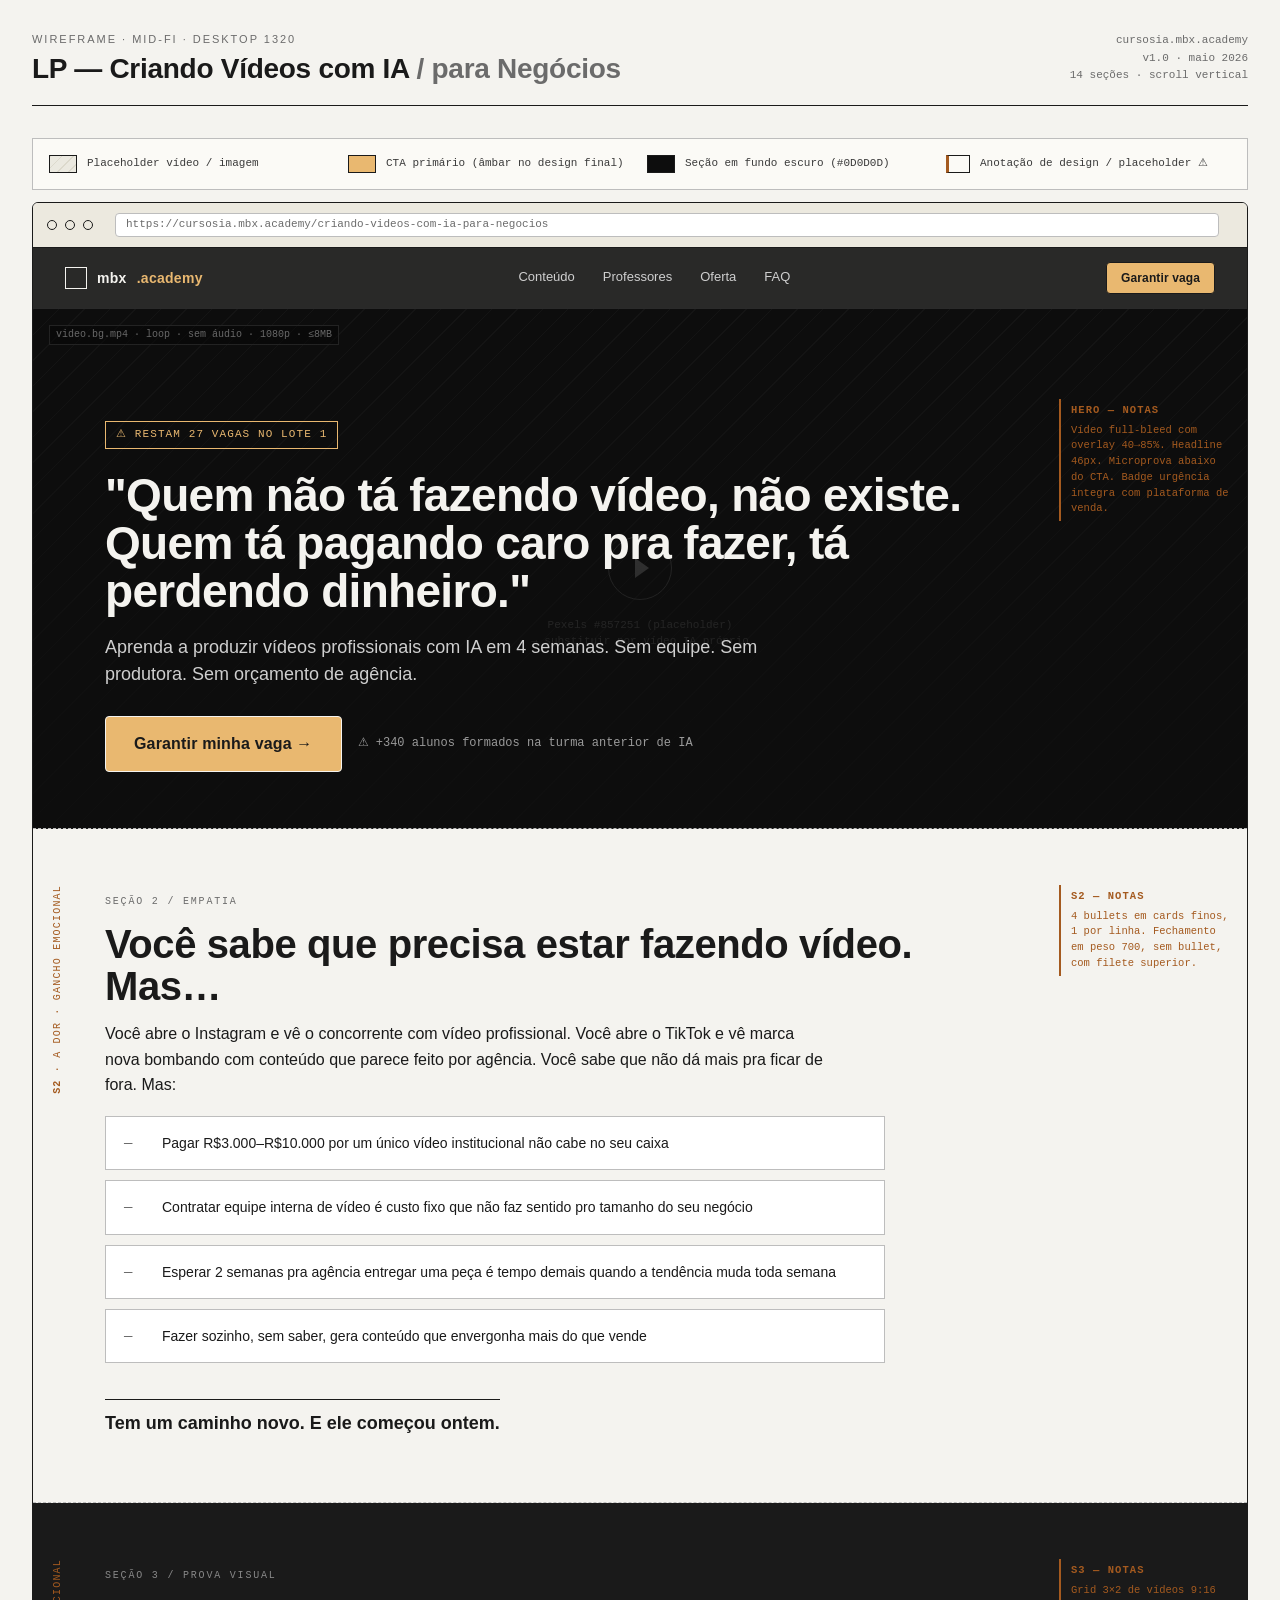
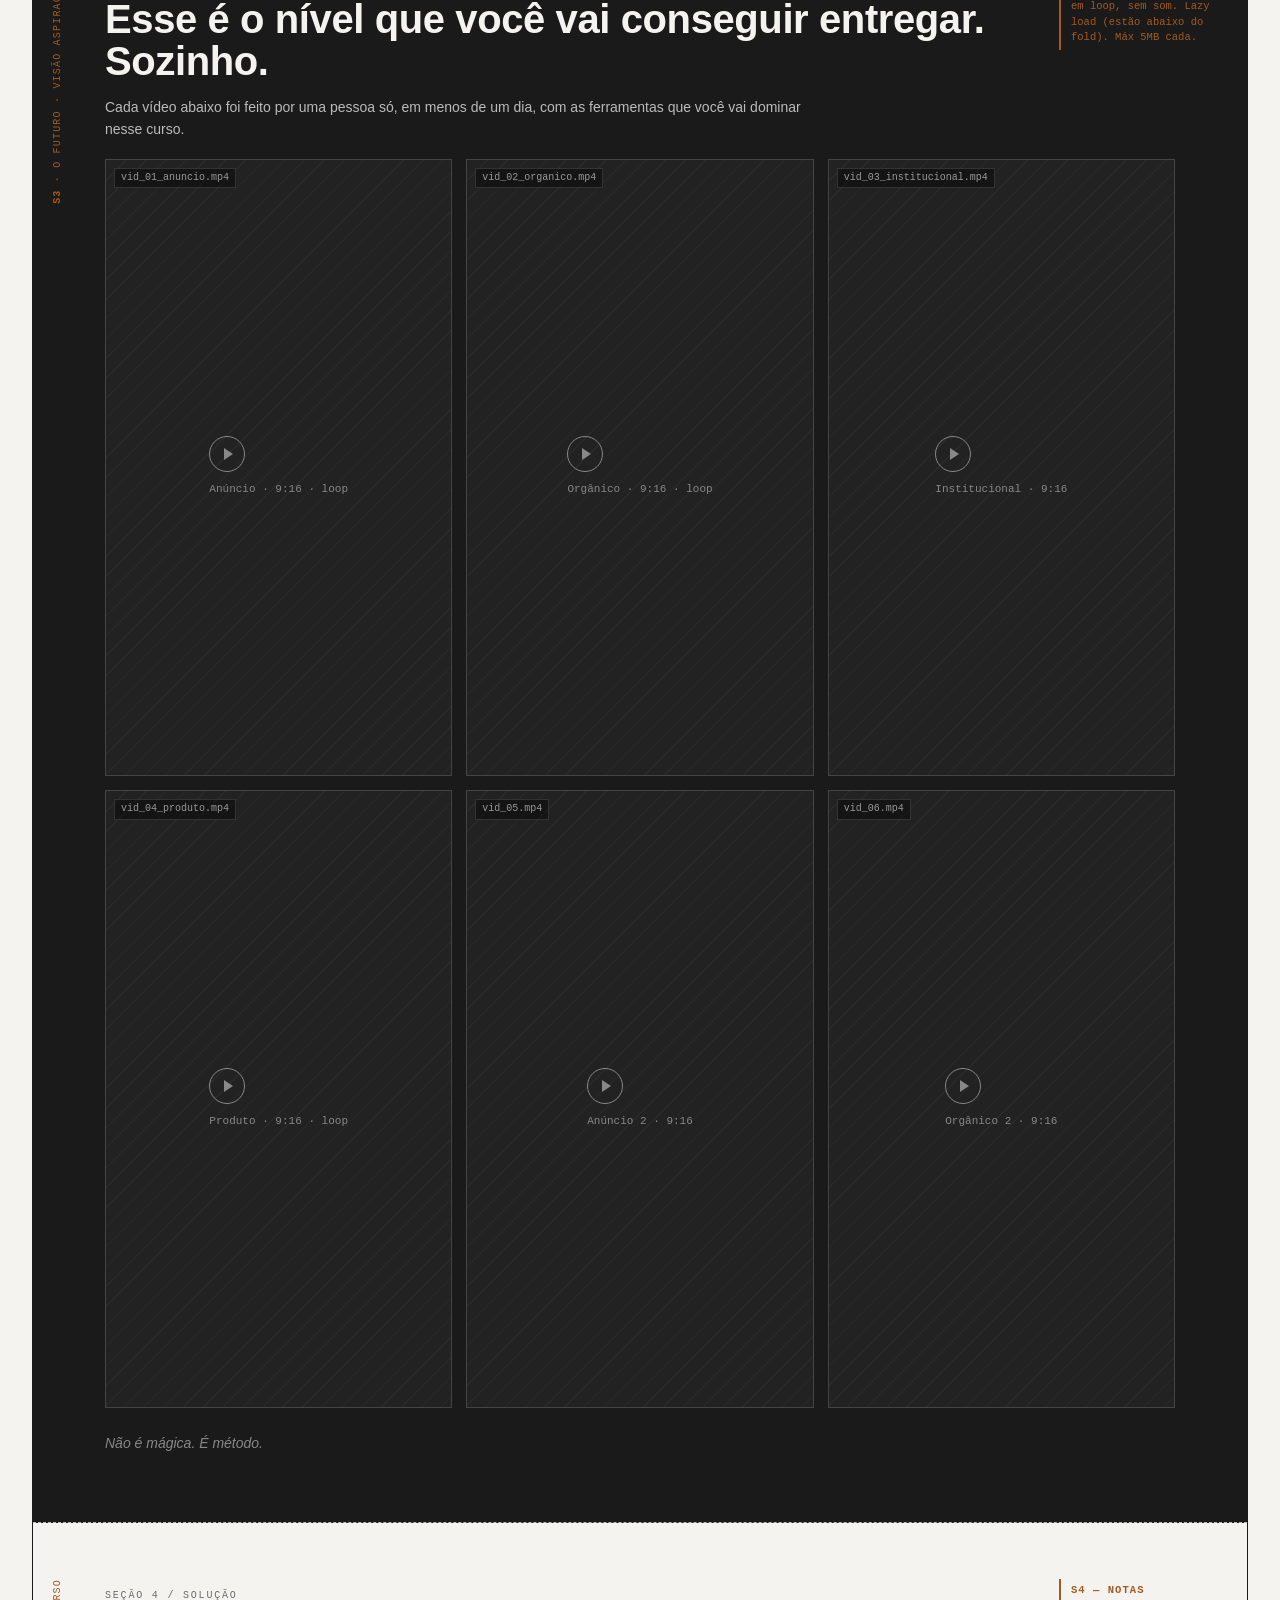
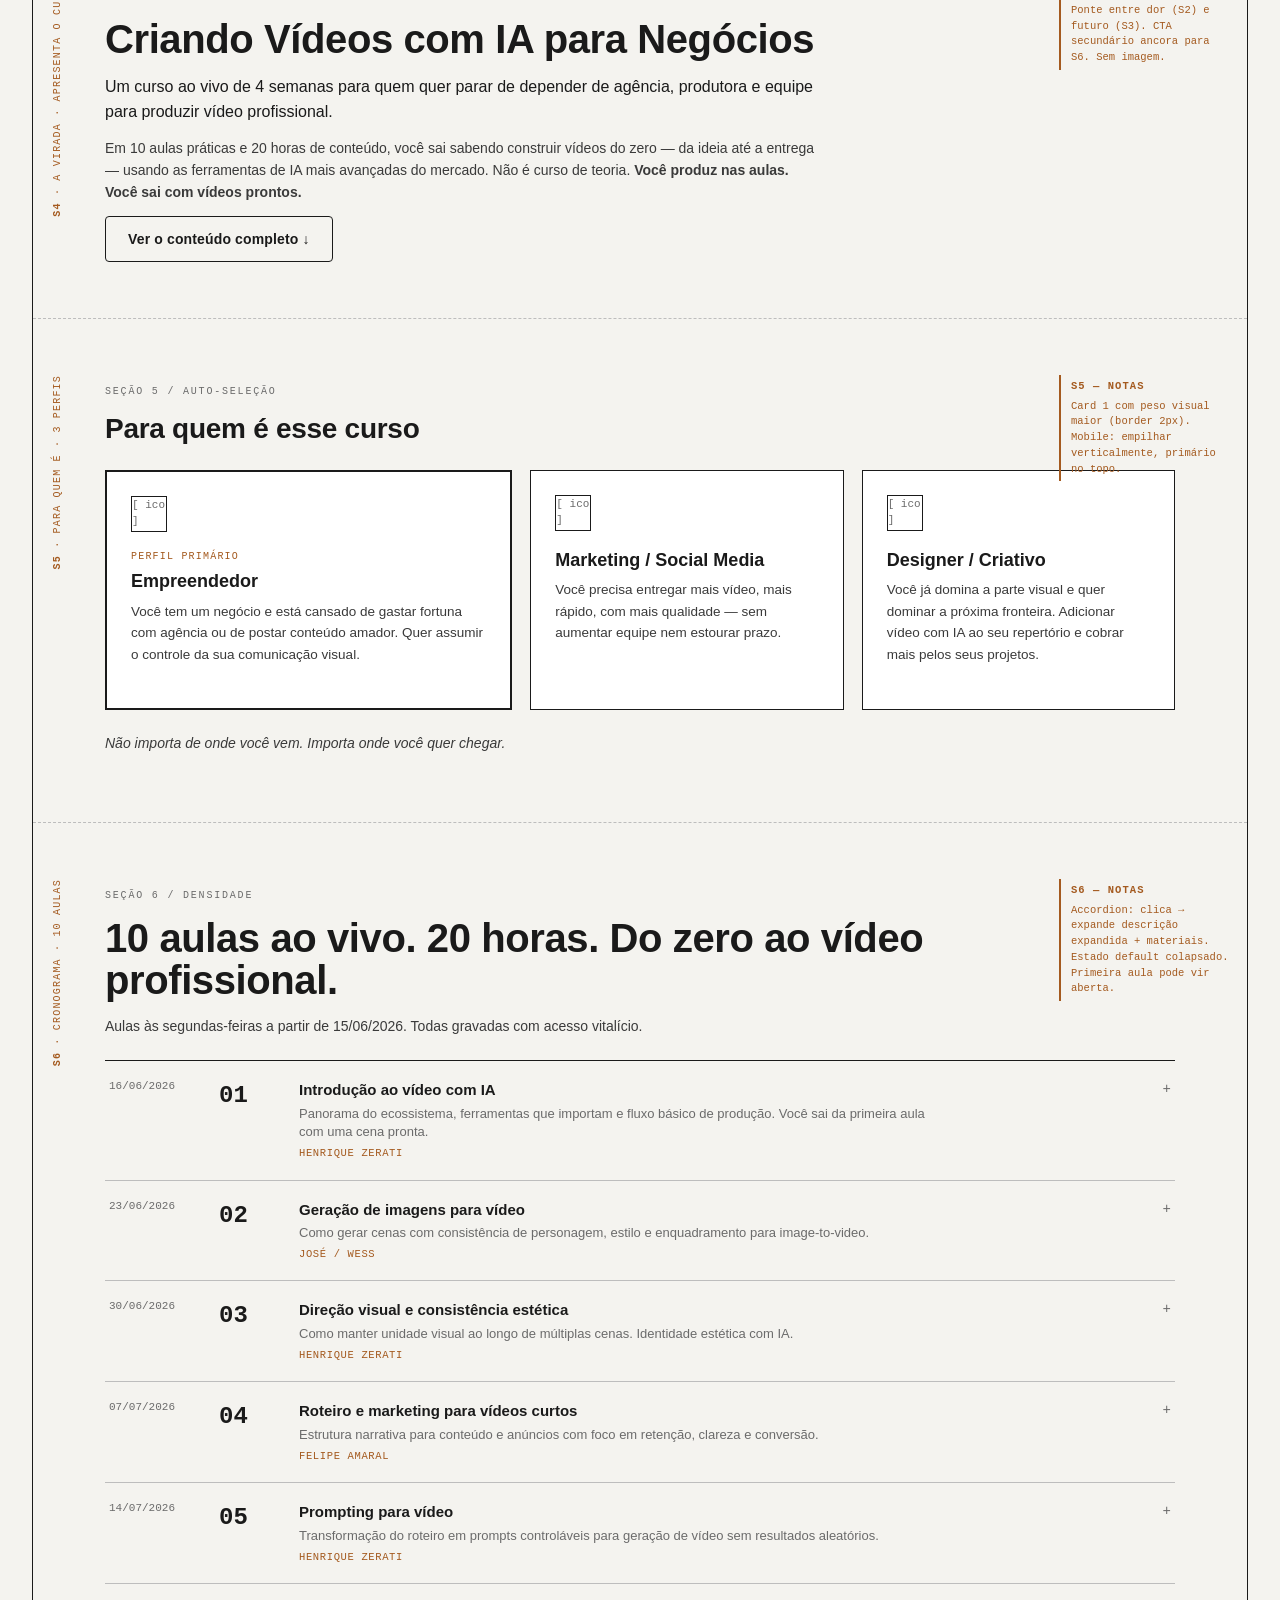
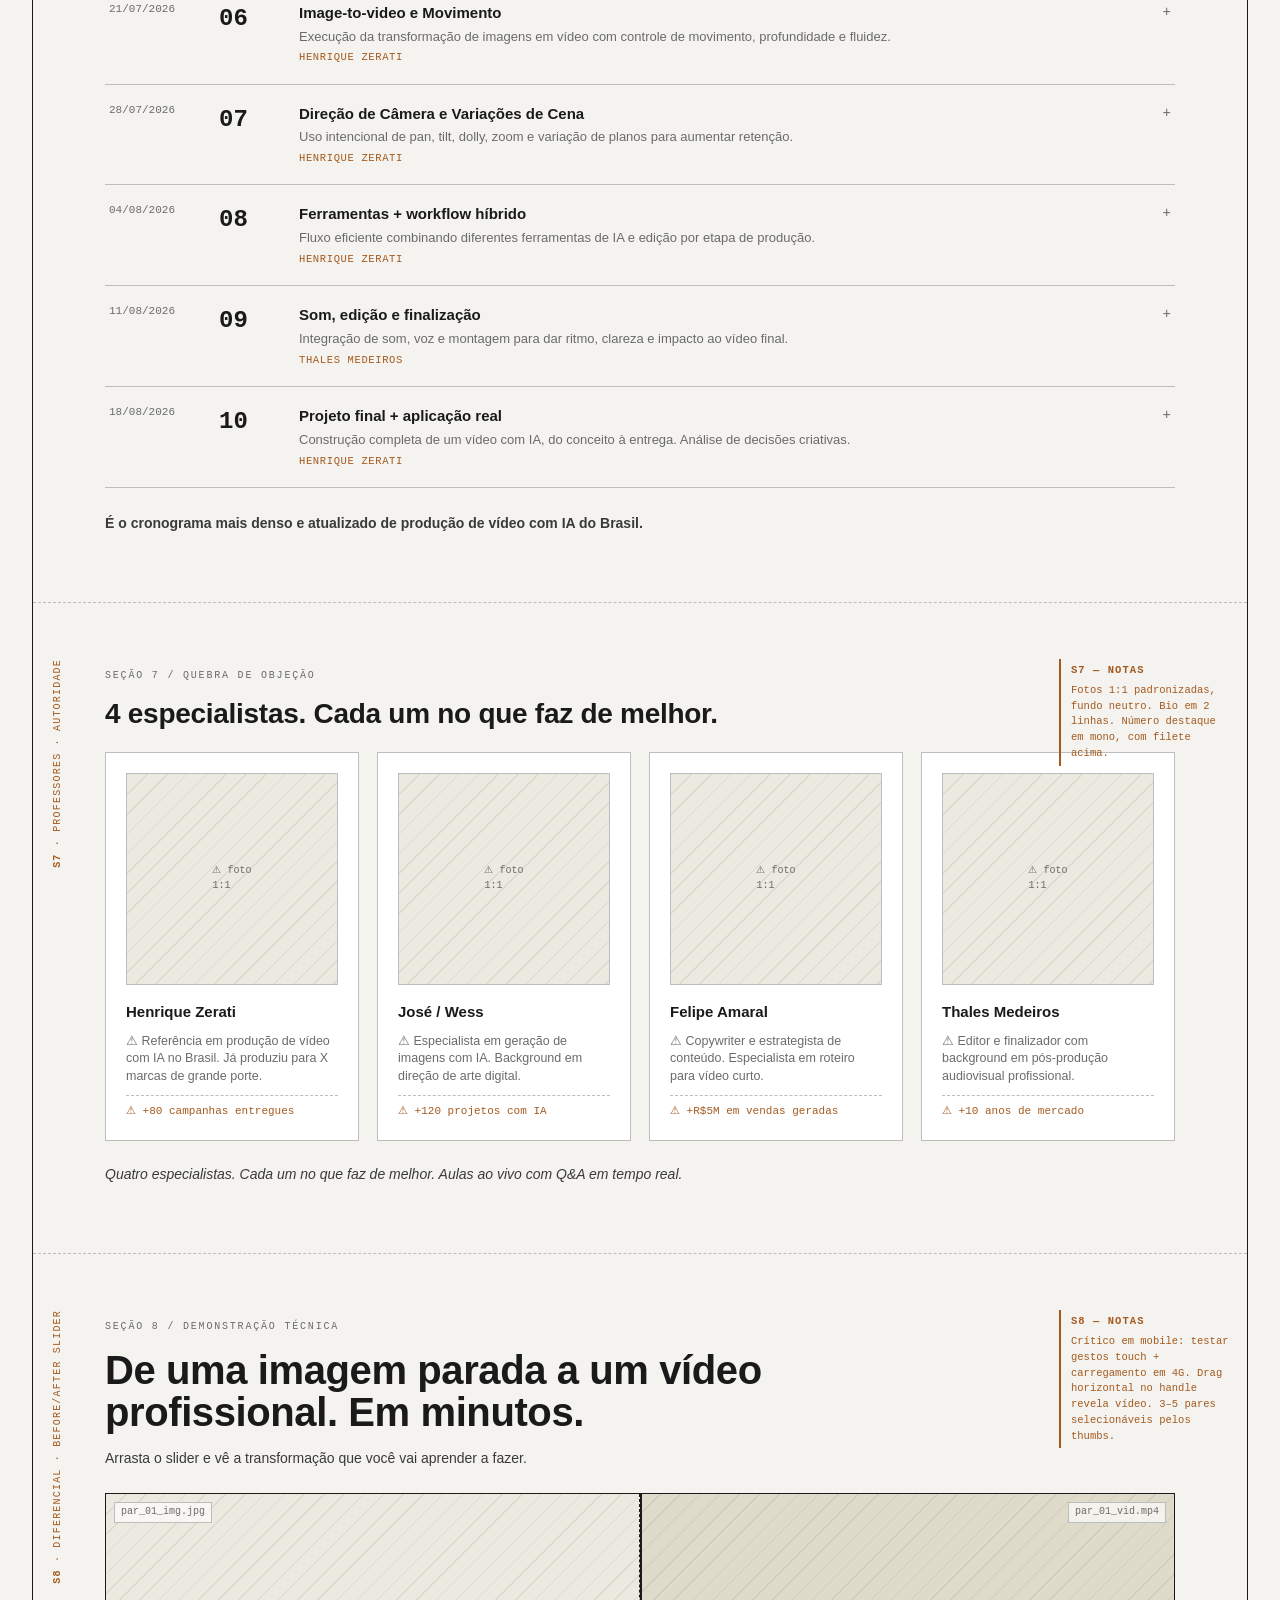
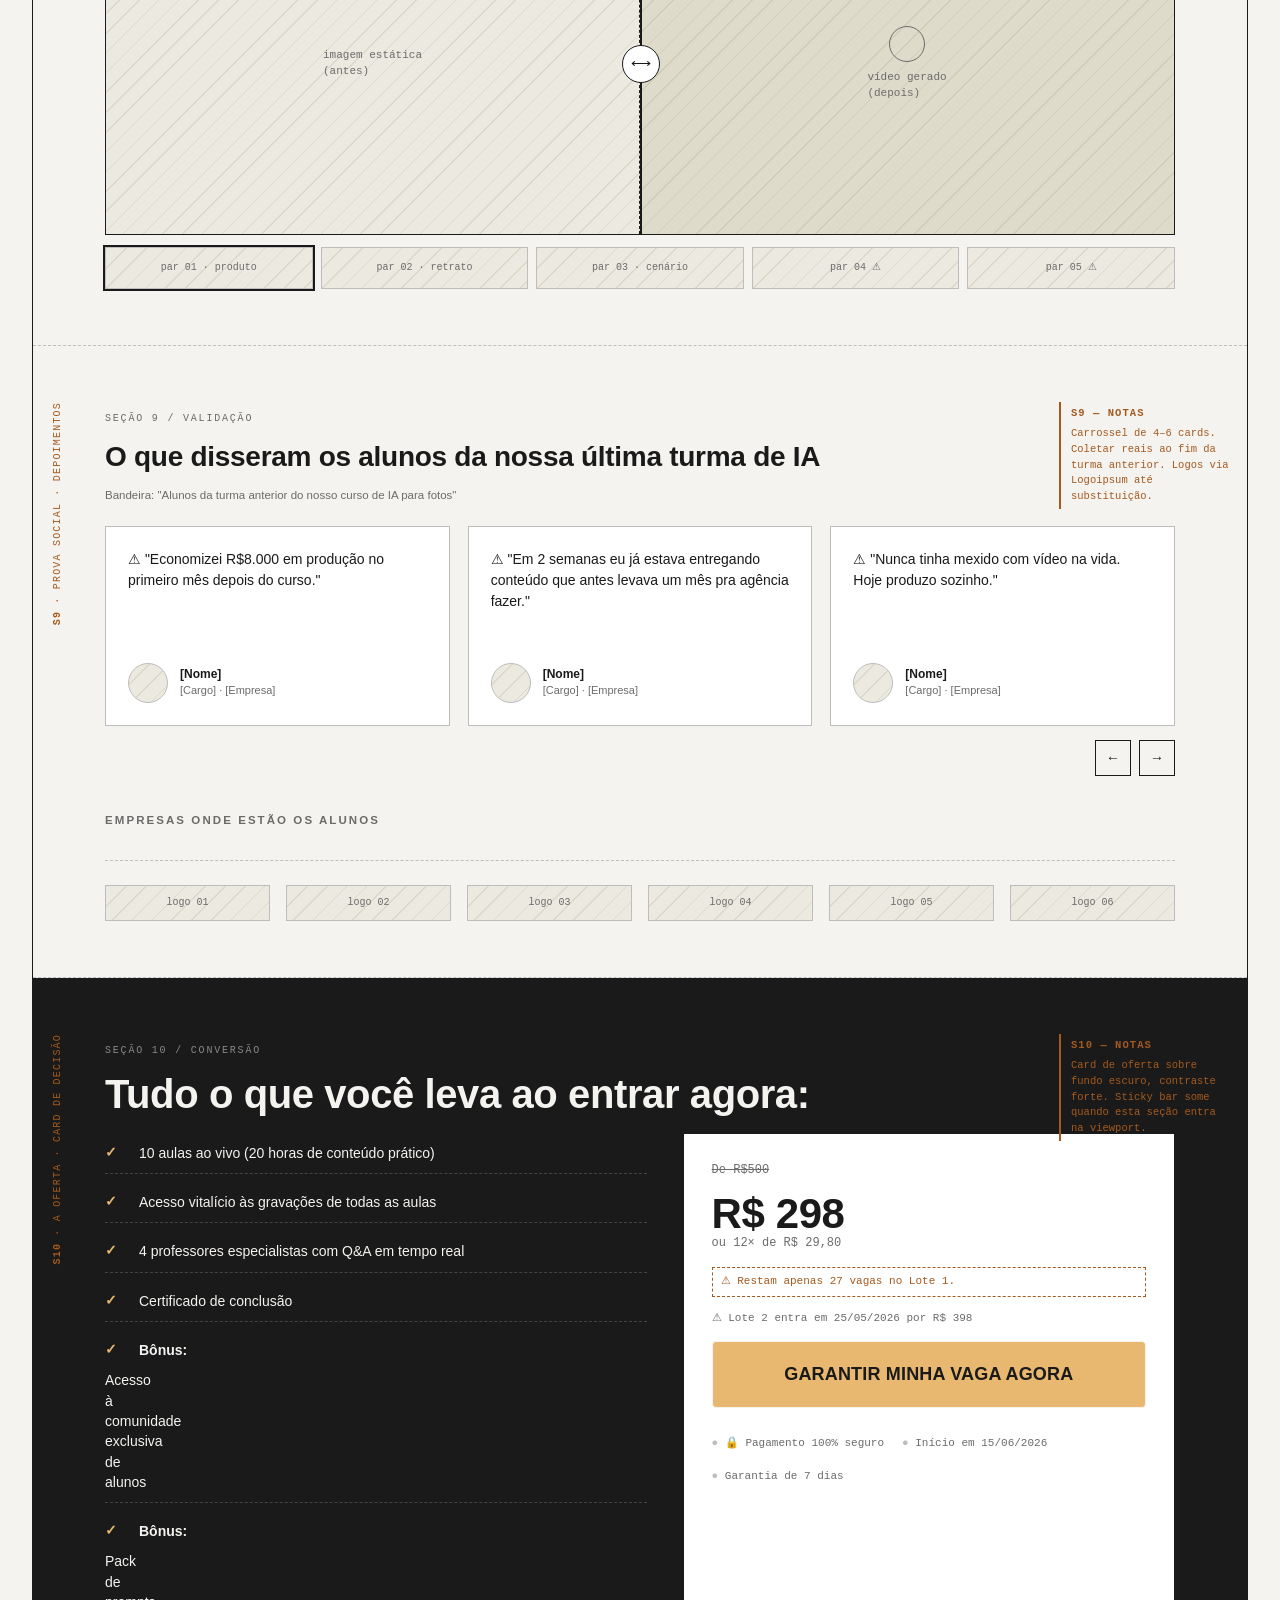
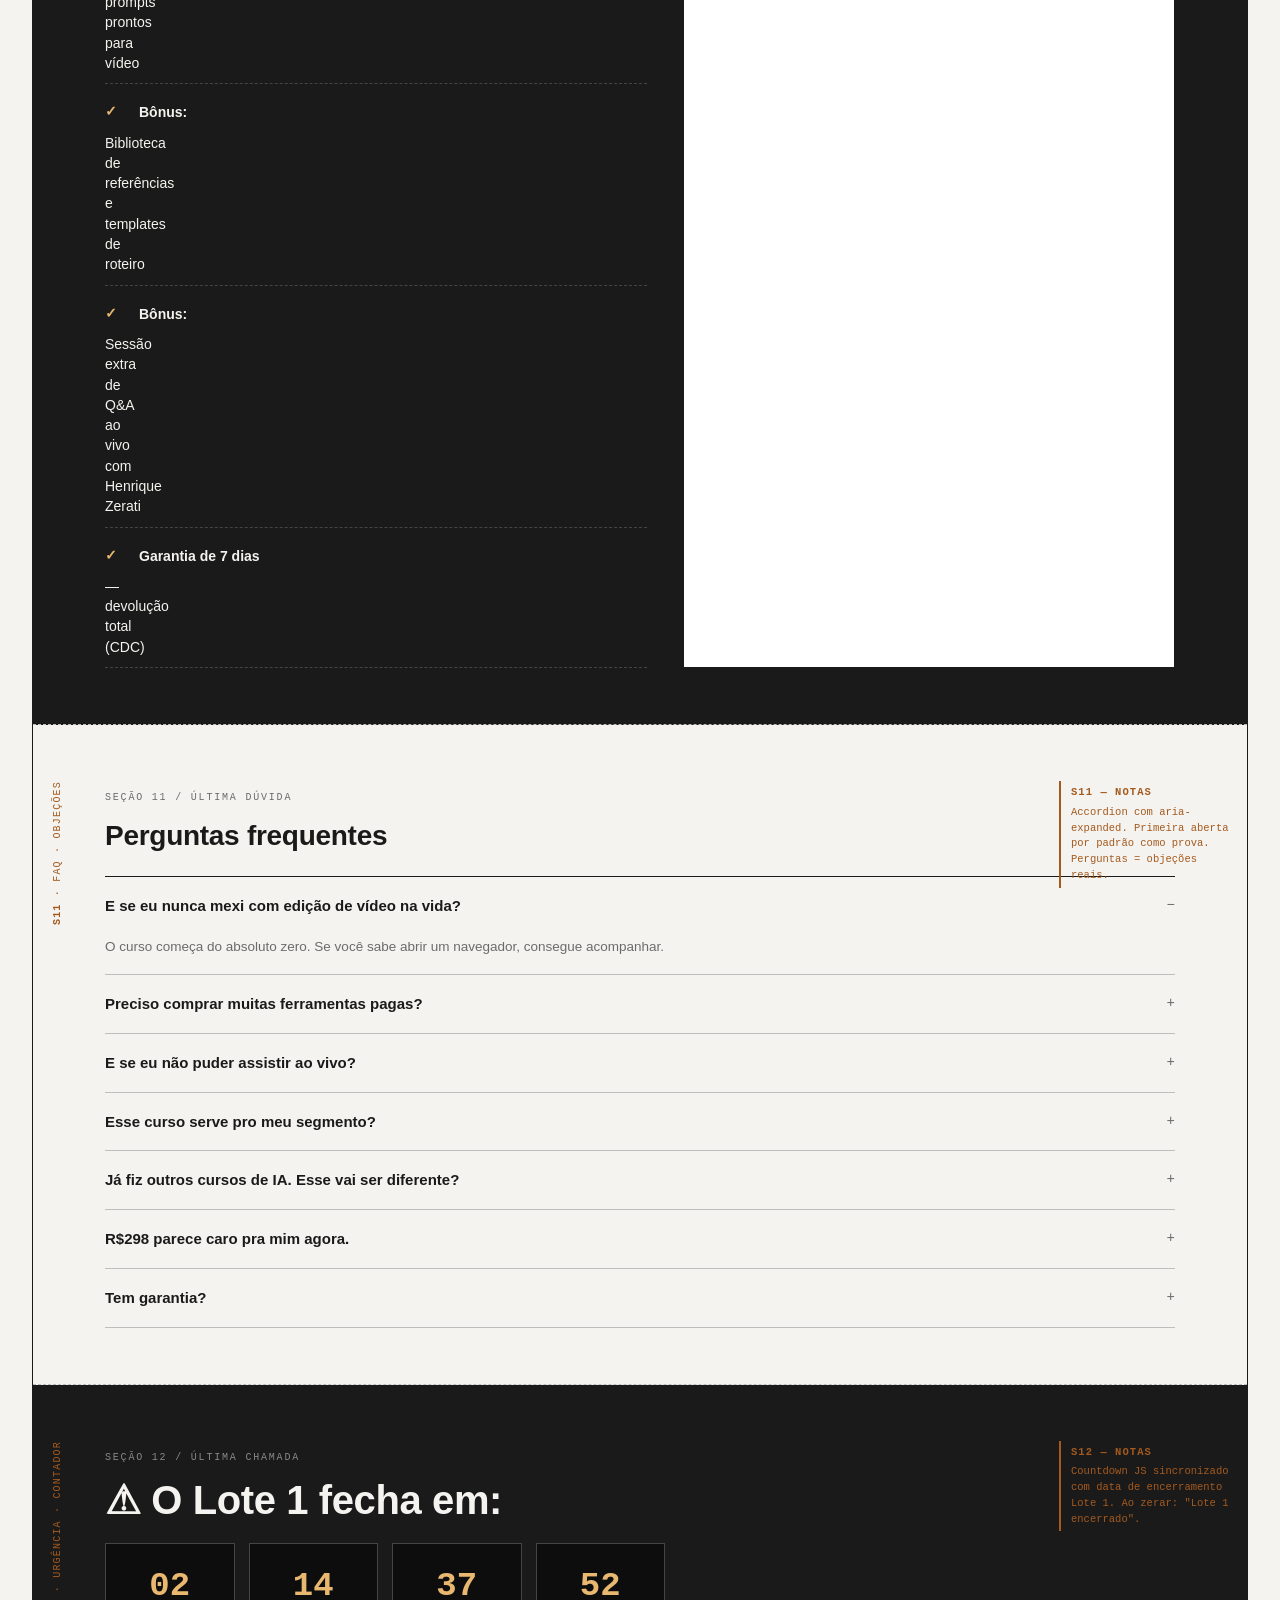
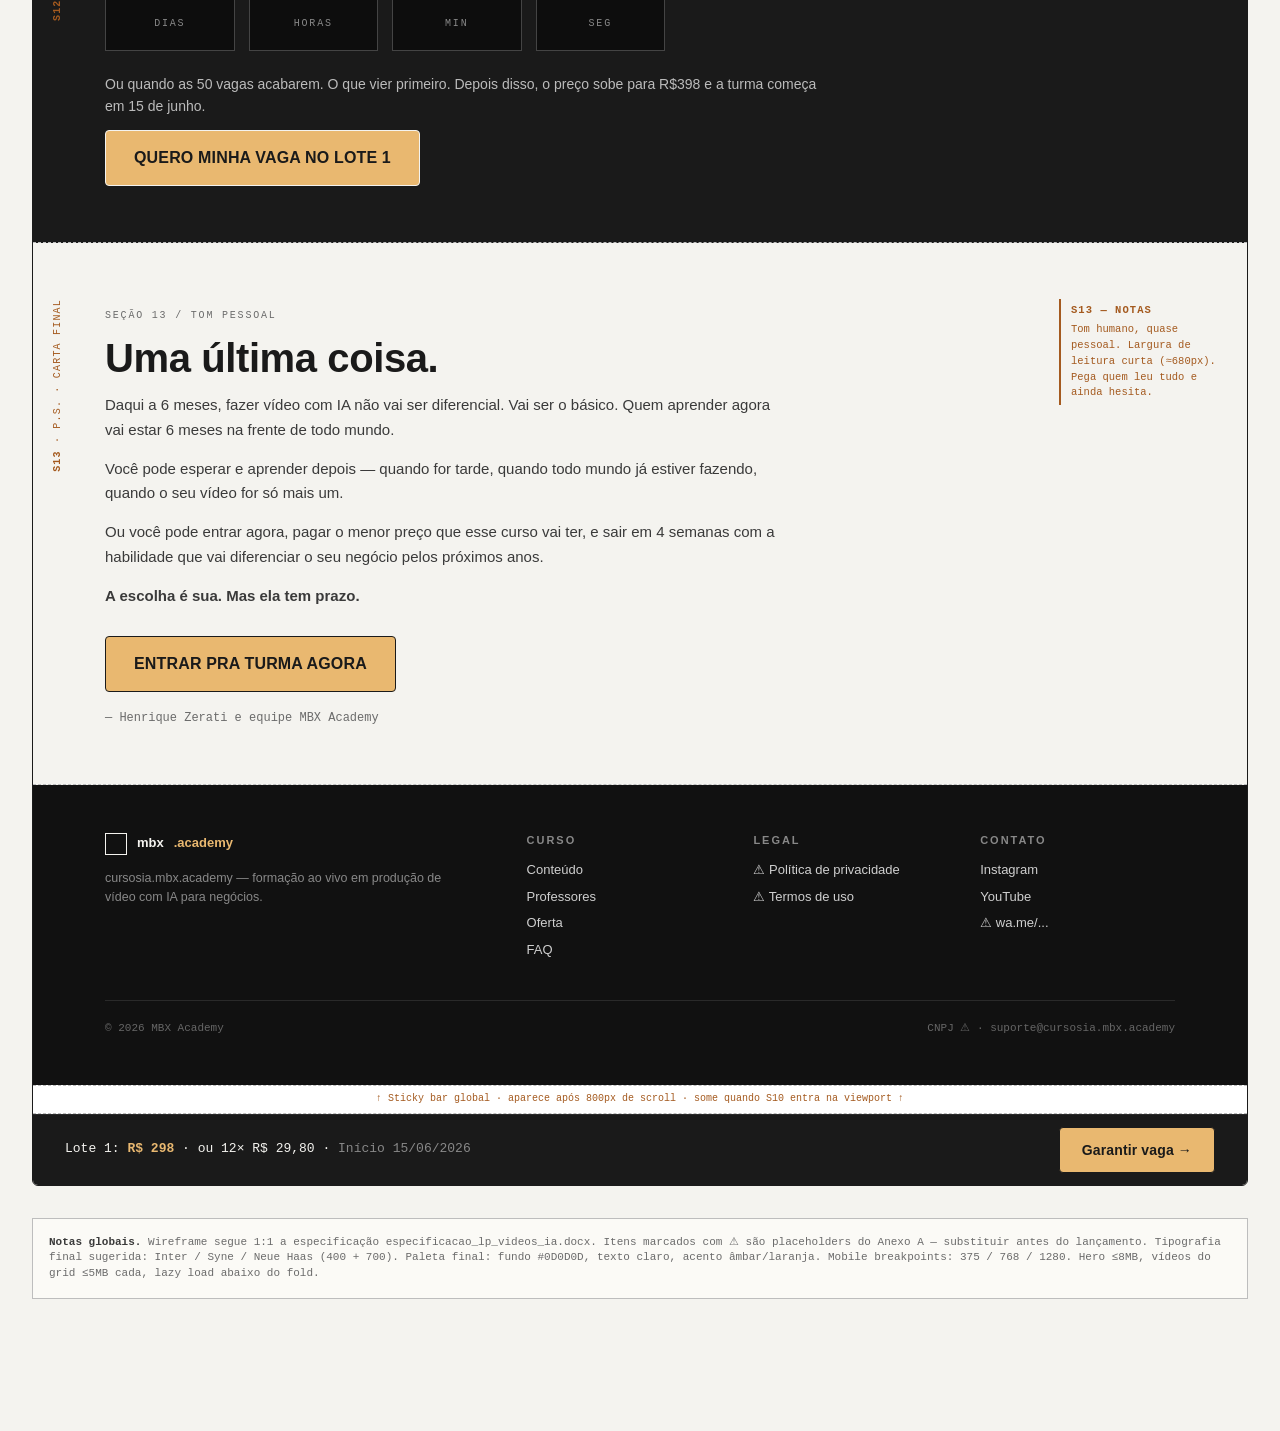
<file: Wireframe LP.html>
<!doctype html>
<html lang="pt-BR">
<head>
<meta charset="utf-8" />
<title>Wireframe — LP Criando Vídeos com IA</title>
<meta name="viewport" content="width=1320" />
<style>
  :root{
    --ink:#1a1a1a;
    --ink-2:#3a3a3a;
    --muted:#6b6b6b;
    --line:#1a1a1a;
    --line-soft:#bdbdbd;
    --bg:#f4f3ef;
    --card:#ffffff;
    --hatch:#e5e3dc;
    --note:#a45a1f;       /* annotation accent (amber, low sat) */
    --cta:#dcd7c8;        /* CTA placeholder fill */
    --cta-ink:#1a1a1a;
    --dark:#1a1a1a;       /* hero "dark" placeholder */
    --dark-ink:#f4f3ef;
  }
  *{box-sizing:border-box}
  html,body{margin:0;padding:0;background:var(--bg);color:var(--ink);font-family:'Helvetica Neue',Helvetica,Arial,sans-serif;-webkit-font-smoothing:antialiased}
  body{font-size:14px;line-height:1.45}
  .mono{font-family:ui-monospace,'SFMono-Regular',Menlo,Consolas,monospace}

  /* ============ DOCUMENT FRAME ============ */
  .doc{
    max-width:1320px;
    margin:0 auto;
    padding:32px 32px 120px;
  }
  .doc-head{
    display:grid;
    grid-template-columns:1fr auto;
    align-items:end;
    gap:24px;
    padding-bottom:20px;
    margin-bottom:32px;
    border-bottom:1px solid var(--line);
  }
  .doc-title{
    font-size:11px;letter-spacing:.18em;text-transform:uppercase;color:var(--muted);
    margin:0 0 6px;
  }
  .doc-h1{font-size:28px;line-height:1.1;margin:0;font-weight:700;letter-spacing:-.01em}
  .doc-h1 em{font-style:normal;color:var(--muted)}
  .doc-meta{font-family:ui-monospace,Menlo,Consolas,monospace;font-size:11px;color:var(--muted);text-align:right;line-height:1.6}

  /* Browser frame around the LP */
  .browser{
    border:1.5px solid var(--line);
    background:var(--bg);
    border-radius:6px;
    overflow:hidden;
  }
  .browser-bar{
    display:flex;align-items:center;gap:8px;
    padding:10px 14px;border-bottom:1px solid var(--line);
    background:#ece9df;
  }
  .browser-bar .dot{width:10px;height:10px;border-radius:50%;border:1px solid var(--line)}
  .browser-bar .url{
    flex:1;margin:0 14px;height:24px;background:#fff;border:1px solid var(--line-soft);
    border-radius:4px;display:flex;align-items:center;padding:0 10px;
    font-family:ui-monospace,Menlo,Consolas,monospace;font-size:11px;color:var(--muted);
  }

  /* ============ SECTION SCAFFOLD ============ */
  .section{
    position:relative;
    border-bottom:1px dashed var(--line-soft);
    padding:56px 72px;
  }
  .section:last-child{border-bottom:none}
  .section.dark{background:var(--dark);color:var(--dark-ink)}
  .section.dark .placeholder{background-color:#222;background-image:repeating-linear-gradient(135deg,#2a2a2a 0 1px,transparent 1px 14px);border-color:#444;color:#888}
  .section.dark .label{color:#888;border-color:#333}
  .section.dark .h2,.section.dark .h3{color:var(--dark-ink)}
  .section.dark .copy{color:#bbb}

  /* Section tag (left rail) */
  .section .tag{
    position:absolute;
    left:18px;top:56px;
    font-family:ui-monospace,Menlo,Consolas,monospace;
    font-size:10px;letter-spacing:.12em;text-transform:uppercase;
    color:var(--note);
    writing-mode:vertical-rl;
    transform:rotate(180deg);
  }
  .section .tag b{color:var(--note);font-weight:700}

  /* Annotation chips on right rail */
  .anno{
    position:absolute;right:18px;top:56px;width:170px;
    font-family:ui-monospace,Menlo,Consolas,monospace;font-size:10.5px;line-height:1.5;
    color:var(--note);
    border-left:2px solid var(--note);
    padding:4px 0 4px 10px;
  }
  .anno .ttl{display:block;text-transform:uppercase;letter-spacing:.1em;font-weight:700;margin-bottom:4px}

  /* Typography */
  .h2{font-size:28px;line-height:1.15;margin:0 0 14px;font-weight:700;letter-spacing:-.01em;max-width:880px}
  .h2.huge{font-size:40px;line-height:1.05}
  .h3{font-size:18px;line-height:1.25;margin:0 0 8px;font-weight:700}
  .eyebrow{font-family:ui-monospace,Menlo,Consolas,monospace;font-size:10px;letter-spacing:.18em;text-transform:uppercase;color:var(--muted);margin-bottom:14px}
  .copy{font-size:14px;line-height:1.6;color:var(--ink-2);margin:0 0 12px;max-width:720px}
  .copy.lead{font-size:16px;color:var(--ink)}
  .small{font-size:11.5px;color:var(--muted)}
  .mute{color:var(--muted)}

  /* Placeholder boxes (image / video) */
  .placeholder{
    position:relative;
    background-color:#ebe9e0;
    background-image:repeating-linear-gradient(135deg,#dcd9cc 0 1px,transparent 1px 14px);
    border:1px solid var(--line-soft);
    display:flex;align-items:center;justify-content:center;
    font-family:ui-monospace,Menlo,Consolas,monospace;font-size:11px;color:var(--muted);
    text-align:center;padding:14px;
  }
  .placeholder .play{
    width:36px;height:36px;border-radius:50%;border:1.5px solid currentColor;
    display:flex;align-items:center;justify-content:center;margin-bottom:10px;
  }
  .placeholder .play::after{content:"";display:block;border-style:solid;border-width:6px 0 6px 9px;border-color:transparent transparent transparent currentColor;margin-left:2px}
  .ph-tag{position:absolute;top:8px;left:8px;font-family:ui-monospace,Menlo,Consolas,monospace;font-size:10px;color:var(--muted);background:rgba(255,255,255,.65);padding:2px 6px;border:1px solid var(--line-soft)}
  .section.dark .ph-tag{background:rgba(0,0,0,.4);border-color:#333;color:#999}

  /* Buttons (CTA placeholders) */
  .btn{
    display:inline-flex;align-items:center;gap:10px;
    padding:14px 22px;border:1.5px solid var(--line);background:var(--cta);color:var(--cta-ink);
    font-weight:700;font-size:14px;letter-spacing:.01em;
    border-radius:4px;cursor:pointer;
  }
  .btn.primary{background:#e9b870;border-color:#1a1a1a}
  .btn.dark{background:#1a1a1a;color:#f4f3ef;border-color:#1a1a1a}
  .btn.ghost{background:transparent}
  .btn.lg{padding:18px 28px;font-size:16px}
  .btn.xl{padding:22px 36px;font-size:18px;width:100%;justify-content:center}
  .section.dark .btn{border-color:#f4f3ef}
  .section.dark .btn.ghost{color:#f4f3ef}

  .seals{display:flex;gap:18px;flex-wrap:wrap;font-family:ui-monospace,Menlo,Consolas,monospace;font-size:11px;color:var(--muted);margin-top:14px}
  .seals span::before{content:"●  ";color:var(--line-soft)}

  /* ============ NAV / STICKY BAR ============ */
  .nav{
    display:flex;align-items:center;justify-content:space-between;
    padding:14px 32px;border-bottom:1px solid #2a2a2a;background:#1a1a1aee;color:var(--dark-ink);
    backdrop-filter:blur(6px);
  }
  .nav .logo{display:flex;align-items:center;gap:10px;font-weight:700;letter-spacing:.02em}
  .nav .logo .mark{width:22px;height:22px;border:1.5px solid currentColor;display:inline-block}
  .nav ul{display:flex;gap:28px;list-style:none;margin:0;padding:0;font-size:13px;color:#cfcfcf}
  .nav .btn{padding:8px 14px;font-size:12px}

  .stickybar{
    display:flex;align-items:center;justify-content:space-between;gap:16px;
    padding:12px 32px;background:#1a1a1a;color:#f4f3ef;
    border-top:1px solid #2a2a2a;
  }
  .stickybar .price{font-family:ui-monospace,Menlo,Consolas,monospace;font-size:13px}
  .stickybar .price b{color:#e9b870}
  .stickybar-note{
    text-align:center;font-family:ui-monospace,Menlo,Consolas,monospace;font-size:10px;color:var(--note);
    padding:6px;background:#fff;border-top:1px dashed var(--line-soft);border-bottom:1px dashed var(--line-soft);
  }

  /* ============ HERO ============ */
  .hero{position:relative;min-height:520px;padding:0;display:flex;align-items:stretch}
  .hero .bg{position:absolute;inset:0;background-color:#0d0d0d;background-image:repeating-linear-gradient(135deg,#191919 0 1px,transparent 1px 18px)}
  .hero .bg .ph-tag{background:rgba(0,0,0,.5);color:#aaa;border-color:#333;top:16px;left:16px}
  .hero .bg .play{position:absolute;left:50%;top:50%;transform:translate(-50%,-50%);width:64px;height:64px;border:1.5px solid #555;border-radius:50%;display:flex;align-items:center;justify-content:center;color:#777}
  .hero .bg .play::after{content:"";border-style:solid;border-width:10px 0 10px 14px;border-color:transparent transparent transparent #777;margin-left:3px}
  .hero .bg .caption{position:absolute;left:50%;top:calc(50% + 50px);transform:translateX(-50%);font-family:ui-monospace,Menlo,Consolas,monospace;font-size:11px;color:#666;text-align:center;width:280px}
  .hero .overlay{position:absolute;inset:0;background:linear-gradient(180deg,rgba(13,13,13,.4) 0%,rgba(13,13,13,.85) 80%)}
  .hero .content{position:relative;z-index:2;align-self:flex-end;width:100%;padding:72px 72px 56px;color:#f4f3ef}
  .hero .urgency{display:inline-block;font-family:ui-monospace,Menlo,Consolas,monospace;font-size:11px;letter-spacing:.1em;text-transform:uppercase;color:#e9b870;border:1px solid #e9b870;padding:5px 10px;margin-bottom:22px}
  .hero h1{font-size:46px;line-height:1.05;font-weight:700;letter-spacing:-.015em;margin:0 0 18px;max-width:920px}
  .hero .sub{font-size:18px;color:#cfcfcf;max-width:720px;margin:0 0 28px;line-height:1.5}
  .hero .cta-row{display:flex;gap:16px;align-items:center;flex-wrap:wrap}
  .hero .microproof{font-family:ui-monospace,Menlo,Consolas,monospace;font-size:12px;color:#9a9a9a}

  /* ============ S2 — DOR ============ */
  .pain-list{list-style:none;padding:0;margin:18px 0;display:grid;gap:10px;max-width:780px}
  .pain-list li{display:grid;grid-template-columns:24px 1fr;gap:14px;padding:16px 18px;border:1px solid var(--line-soft);background:var(--card)}
  .pain-list li::before{content:"—";color:var(--muted);font-family:ui-monospace,Menlo,Consolas,monospace}
  .closer{display:inline-block;margin-top:18px;padding:10px 0;border-top:1px solid var(--line);font-weight:700;font-size:18px}

  /* ============ S3 — FUTURO GRID ============ */
  .vid-grid{display:grid;grid-template-columns:repeat(3,1fr);gap:14px;margin-top:18px}
  .vid-grid .placeholder{aspect-ratio:9/16;flex-direction:column}
  .vid-grid .label-row{display:flex;justify-content:space-between;font-family:ui-monospace,Menlo,Consolas,monospace;font-size:10px;color:#888;margin-top:6px}

  /* ============ S5 — PERFIS CARDS ============ */
  .perfis{display:grid;grid-template-columns:1.3fr 1fr 1fr;gap:18px;margin-top:24px}
  .perfil{padding:24px;border:1px solid var(--line);background:var(--card);min-height:240px;display:flex;flex-direction:column}
  .perfil.hi{border-width:2px}
  .perfil .ico{width:36px;height:36px;border:1.5px solid var(--line);margin-bottom:18px;display:flex;align-items:center;justify-content:center;font-family:ui-monospace,Menlo,Consolas,monospace;font-size:11px;color:var(--muted)}
  .perfil .badge{font-family:ui-monospace,Menlo,Consolas,monospace;font-size:10px;letter-spacing:.12em;text-transform:uppercase;color:var(--note);margin-bottom:6px}

  /* ============ S6 — TIMELINE AULAS ============ */
  .timeline{margin-top:22px;border-top:1px solid var(--line)}
  .aula{display:grid;grid-template-columns:90px 60px 1fr 32px;gap:20px;align-items:start;padding:18px 4px;border-bottom:1px solid var(--line-soft)}
  .aula .date{font-family:ui-monospace,Menlo,Consolas,monospace;font-size:11px;color:var(--muted)}
  .aula .num{font-family:ui-monospace,Menlo,Consolas,monospace;font-size:24px;font-weight:700;color:var(--ink)}
  .aula .ttl{font-weight:700;font-size:15px;margin-bottom:4px}
  .aula .desc{font-size:13px;color:var(--muted);max-width:640px}
  .aula .prof{font-family:ui-monospace,Menlo,Consolas,monospace;font-size:10.5px;color:var(--note);text-transform:uppercase;letter-spacing:.06em;margin-top:4px}
  .aula .chev{font-family:ui-monospace,Menlo,Consolas,monospace;color:var(--muted);text-align:right}

  /* ============ S7 — PROFESSORES ============ */
  .profs{display:grid;grid-template-columns:repeat(4,1fr);gap:18px;margin-top:22px}
  .prof-card{border:1px solid var(--line-soft);background:var(--card);padding:20px;display:flex;flex-direction:column;gap:10px}
  .prof-card .photo{aspect-ratio:1/1;background-color:#ebe9e0;background-image:repeating-linear-gradient(135deg,#dcd9cc 0 1px,transparent 1px 14px);border:1px solid var(--line-soft);display:flex;align-items:center;justify-content:center;font-family:ui-monospace,Menlo,Consolas,monospace;font-size:10px;color:var(--muted)}
  .prof-card .pname{font-weight:700;font-size:15px;margin-top:6px}
  .prof-card .pbio{font-size:12.5px;color:var(--muted);line-height:1.4}
  .prof-card .pnum{font-family:ui-monospace,Menlo,Consolas,monospace;font-size:11px;color:var(--note);border-top:1px dashed var(--line-soft);padding-top:8px;margin-top:auto}

  /* ============ S8 — SLIDER ============ */
  .slider{position:relative;margin-top:24px;border:1px solid var(--line);background:var(--card)}
  .slider .stage{display:grid;grid-template-columns:1fr 1fr;height:340px}
  .slider .half{position:relative;background-color:#ebe9e0;background-image:repeating-linear-gradient(135deg,#dcd9cc 0 1px,transparent 1px 14px);display:flex;align-items:center;justify-content:center;font-family:ui-monospace,Menlo,Consolas,monospace;font-size:11px;color:var(--muted);border-right:1px dashed var(--line)}
  .slider .half:last-child{border-right:none;background-color:#dedbcb;background-image:repeating-linear-gradient(135deg,#cfccba 0 1px,transparent 1px 14px)}
  .slider .handle{position:absolute;left:50%;top:0;bottom:0;width:2px;background:var(--line)}
  .slider .handle::before{content:"⟷";position:absolute;left:50%;top:50%;transform:translate(-50%,-50%);width:36px;height:36px;background:#fff;border:1.5px solid var(--line);border-radius:50%;display:flex;align-items:center;justify-content:center;font-family:ui-monospace,Menlo,Consolas,monospace;font-size:14px}
  .pair-thumbs{display:flex;gap:8px;margin-top:12px}
  .pair-thumbs .thumb{flex:1;height:42px;background-color:#ebe9e0;background-image:repeating-linear-gradient(135deg,#dcd9cc 0 1px,transparent 1px 14px);border:1px solid var(--line-soft);font-family:ui-monospace,Menlo,Consolas,monospace;font-size:10px;color:var(--muted);display:flex;align-items:center;justify-content:center}
  .pair-thumbs .thumb.active{outline:2px solid var(--ink)}

  /* ============ S9 — DEPOIMENTOS ============ */
  .testi-row{display:grid;grid-template-columns:repeat(3,1fr);gap:18px;margin-top:22px}
  .testi{border:1px solid var(--line-soft);padding:22px;background:var(--card);display:flex;flex-direction:column;gap:14px;min-height:200px}
  .testi .quote{font-size:14px;line-height:1.5}
  .testi .who{display:flex;gap:12px;align-items:center;margin-top:auto}
  .testi .who .av{width:40px;height:40px;border-radius:50%;background-color:#ebe9e0;background-image:repeating-linear-gradient(135deg,#dcd9cc 0 1px,transparent 1px 14px);border:1px solid var(--line-soft)}
  .testi .who .nm{font-size:12px;font-weight:700}
  .testi .who .rl{font-size:11px;color:var(--muted)}
  .arrows{display:flex;gap:8px;justify-content:flex-end;margin-top:14px}
  .arrows .arr{width:36px;height:36px;border:1px solid var(--line);display:flex;align-items:center;justify-content:center;font-family:ui-monospace,Menlo,Consolas,monospace}

  .logos{display:grid;grid-template-columns:repeat(6,1fr);gap:16px;margin-top:32px;padding-top:24px;border-top:1px dashed var(--line-soft)}
  .logo-ph{height:36px;background-color:#ebe9e0;background-image:repeating-linear-gradient(135deg,#dcd9cc 0 1px,transparent 1px 14px);border:1px solid var(--line-soft);display:flex;align-items:center;justify-content:center;font-family:ui-monospace,Menlo,Consolas,monospace;font-size:10px;color:var(--muted)}

  /* ============ S10 — OFERTA ============ */
  .offer{display:grid;grid-template-columns:1.1fr 1fr;gap:36px;margin-top:18px}
  .offer-list{list-style:none;padding:0;margin:0;display:grid;gap:8px}
  .offer-list li{display:grid;grid-template-columns:24px 1fr;gap:10px;padding:10px 0;border-bottom:1px dashed #444;font-size:14px}
  .offer-list li::before{content:"✓";color:#e9b870;font-weight:700;font-family:ui-monospace,Menlo,Consolas,monospace}
  .offer-card{background:#fff;color:var(--ink);border:1.5px solid var(--ink);padding:28px;display:flex;flex-direction:column;gap:14px}
  .offer-card .strike{font-family:ui-monospace,Menlo,Consolas,monospace;font-size:12px;color:var(--muted);text-decoration:line-through}
  .offer-card .price-now{font-size:42px;font-weight:700;line-height:1;letter-spacing:-.01em}
  .offer-card .parc{font-family:ui-monospace,Menlo,Consolas,monospace;font-size:12px;color:var(--muted)}
  .offer-card .scarcity{font-family:ui-monospace,Menlo,Consolas,monospace;font-size:11px;color:var(--note);border:1px dashed var(--note);padding:6px 8px}
  .offer-card .lote2{font-family:ui-monospace,Menlo,Consolas,monospace;font-size:11px;color:var(--muted)}

  /* ============ S11 — FAQ ============ */
  .faq{margin-top:24px;border-top:1px solid var(--line)}
  .faq-item{padding:18px 0;border-bottom:1px solid var(--line-soft);display:grid;grid-template-columns:1fr 24px;gap:14px;align-items:start}
  .faq-q{font-weight:700;font-size:15px}
  .faq-a{grid-column:1/-1;font-size:13.5px;color:var(--muted);margin-top:6px;max-width:780px}
  .faq-item .icn{font-family:ui-monospace,Menlo,Consolas,monospace;color:var(--muted);text-align:right}

  /* ============ S12 — URGÊNCIA ============ */
  .countdown{display:grid;grid-template-columns:repeat(4,1fr);gap:14px;margin:22px 0;max-width:560px}
  .cd-cell{border:1px solid #444;background:#0d0d0d;padding:18px 10px;text-align:center}
  .cd-cell .n{font-family:ui-monospace,Menlo,Consolas,monospace;font-size:34px;font-weight:700;color:#e9b870}
  .cd-cell .l{font-family:ui-monospace,Menlo,Consolas,monospace;font-size:10px;color:#888;letter-spacing:.18em;text-transform:uppercase;margin-top:6px}

  /* ============ S13 — PS ============ */
  .ps{max-width:680px}
  .ps p{font-size:15px;line-height:1.65;color:var(--ink-2);margin:0 0 14px}
  .ps .sig{font-family:ui-monospace,Menlo,Consolas,monospace;font-size:12px;color:var(--muted);margin-top:18px}

  /* ============ S14 — FOOTER ============ */
  .footer{display:grid;grid-template-columns:2fr 1fr 1fr 1fr;gap:32px;padding:48px 72px;background:#111;color:#cfcfcf;font-size:13px}
  .footer h4{font-size:11px;text-transform:uppercase;letter-spacing:.18em;color:#888;margin:0 0 12px;font-weight:700}
  .footer ul{list-style:none;margin:0;padding:0;display:grid;gap:8px}
  .footer .legal{grid-column:1/-1;border-top:1px solid #2a2a2a;padding-top:20px;margin-top:8px;display:flex;justify-content:space-between;font-family:ui-monospace,Menlo,Consolas,monospace;font-size:11px;color:#666}

  /* Legend */
  .legend{
    display:grid;grid-template-columns:repeat(4,1fr);gap:14px;
    margin:32px 0 12px;padding:16px;border:1px solid var(--line-soft);background:#fbfaf6;
    font-family:ui-monospace,Menlo,Consolas,monospace;font-size:11px;color:var(--ink-2);
  }
  .legend .row{display:flex;align-items:center;gap:10px}
  .legend .sw{width:28px;height:18px;border:1px solid var(--line)}
  .legend .sw.video{background-color:#ebe9e0;background-image:repeating-linear-gradient(135deg,#dcd9cc 0 1px,transparent 1px 8px)}
  .legend .sw.cta{background:#e9b870}
  .legend .sw.dark{background:#0d0d0d}
  .legend .sw.note{background:transparent;border-left:3px solid var(--note);width:24px}
</style>
</head>
<body>
<div class="doc">

  <!-- DOC HEADER -->
  <header class="doc-head">
    <div>
      <p class="doc-title">Wireframe · Mid-Fi · Desktop 1320</p>
      <h1 class="doc-h1">LP — Criando Vídeos com IA <em>/ para Negócios</em></h1>
    </div>
    <div class="doc-meta">
      cursosia.mbx.academy<br/>
      v1.0 · maio 2026<br/>
      14 seções · scroll vertical
    </div>
  </header>

  <!-- LEGEND -->
  <div class="legend">
    <div class="row"><span class="sw video"></span><span>Placeholder vídeo / imagem</span></div>
    <div class="row"><span class="sw cta"></span><span>CTA primário (âmbar no design final)</span></div>
    <div class="row"><span class="sw dark"></span><span>Seção em fundo escuro (#0D0D0D)</span></div>
    <div class="row"><span class="sw note"></span><span>Anotação de design / placeholder ⚠</span></div>
  </div>

  <!-- BROWSER FRAME -->
  <div class="browser">
    <div class="browser-bar">
      <span class="dot"></span><span class="dot"></span><span class="dot"></span>
      <div class="url">https://cursosia.mbx.academy/criando-videos-com-ia-para-negocios</div>
    </div>

    <!-- ============ NAV (sticky/fixed) ============ -->
    <nav class="nav">
      <div class="logo"><span class="mark"></span> mbx<span style="color:#e9b870">.academy</span></div>
      <ul>
        <li>Conteúdo</li><li>Professores</li><li>Oferta</li><li>FAQ</li>
      </ul>
      <button class="btn primary">Garantir vaga</button>
    </nav>

    <!-- ============ S1 · HERO ============ -->
    <section class="section dark hero" data-screen-label="S1 Hero">
      <span class="tag"><b>S1</b> · HERO · parar scroll em 3s</span>
      <div class="bg">
        <span class="ph-tag">video.bg.mp4 · loop · sem áudio · 1080p · ≤8MB</span>
        <span class="play"></span>
        <span class="caption">Pexels #857251 (placeholder)<br/>→ substituir por vídeo IA próprio</span>
      </div>
      <div class="overlay"></div>
      <div class="content">
        <span class="urgency">⚠ Restam 27 vagas no Lote 1</span>
        <h1>"Quem não tá fazendo vídeo, não existe.<br/>Quem tá pagando caro pra fazer, tá perdendo dinheiro."</h1>
        <p class="sub">Aprenda a produzir vídeos profissionais com IA em 4 semanas. Sem equipe. Sem produtora. Sem orçamento de agência.</p>
        <div class="cta-row">
          <button class="btn primary lg">Garantir minha vaga →</button>
          <span class="microproof">⚠ +340 alunos formados na turma anterior de IA</span>
        </div>
      </div>
      <div class="anno" style="top:90px">
        <span class="ttl">Hero — notas</span>
        Vídeo full-bleed com overlay 40→85%. Headline 46px. Microprova abaixo do CTA. Badge urgência integra com plataforma de venda.
      </div>
    </section>

    <!-- ============ S2 · DOR ============ -->
    <section class="section" data-screen-label="S2 Dor">
      <span class="tag"><b>S2</b> · A DOR · gancho emocional</span>
      <p class="eyebrow">Seção 2 / Empatia</p>
      <h2 class="h2 huge">Você sabe que precisa estar fazendo vídeo. Mas…</h2>
      <p class="copy lead">Você abre o Instagram e vê o concorrente com vídeo profissional. Você abre o TikTok e vê marca nova bombando com conteúdo que parece feito por agência. Você sabe que não dá mais pra ficar de fora. Mas:</p>
      <ul class="pain-list">
        <li>Pagar R$3.000–R$10.000 por um único vídeo institucional não cabe no seu caixa</li>
        <li>Contratar equipe interna de vídeo é custo fixo que não faz sentido pro tamanho do seu negócio</li>
        <li>Esperar 2 semanas pra agência entregar uma peça é tempo demais quando a tendência muda toda semana</li>
        <li>Fazer sozinho, sem saber, gera conteúdo que envergonha mais do que vende</li>
      </ul>
      <span class="closer">Tem um caminho novo. E ele começou ontem.</span>
      <div class="anno">
        <span class="ttl">S2 — notas</span>
        4 bullets em cards finos, 1 por linha. Fechamento em peso 700, sem bullet, com filete superior.
      </div>
    </section>

    <!-- ============ S3 · FUTURO ============ -->
    <section class="section dark" data-screen-label="S3 Futuro">
      <span class="tag"><b>S3</b> · O FUTURO · visão aspiracional</span>
      <p class="eyebrow" style="color:#888">Seção 3 / Prova visual</p>
      <h2 class="h2 huge">Esse é o nível que você vai conseguir entregar. Sozinho.</h2>
      <p class="copy" style="color:#bbb">Cada vídeo abaixo foi feito por uma pessoa só, em menos de um dia, com as ferramentas que você vai dominar nesse curso.</p>
      <div class="vid-grid">
        <div class="placeholder"><div><div class="play"></div>Anúncio · 9:16 · loop</div><span class="ph-tag">vid_01_anuncio.mp4</span></div>
        <div class="placeholder"><div><div class="play"></div>Orgânico · 9:16 · loop</div><span class="ph-tag">vid_02_organico.mp4</span></div>
        <div class="placeholder"><div><div class="play"></div>Institucional · 9:16</div><span class="ph-tag">vid_03_institucional.mp4</span></div>
        <div class="placeholder"><div><div class="play"></div>Produto · 9:16 · loop</div><span class="ph-tag">vid_04_produto.mp4</span></div>
        <div class="placeholder"><div><div class="play"></div>Anúncio 2 · 9:16</div><span class="ph-tag">vid_05.mp4</span></div>
        <div class="placeholder"><div><div class="play"></div>Orgânico 2 · 9:16</div><span class="ph-tag">vid_06.mp4</span></div>
      </div>
      <p class="copy" style="color:#888;margin-top:24px;font-style:italic">Não é mágica. É método.</p>
      <div class="anno">
        <span class="ttl">S3 — notas</span>
        Grid 3×2 de vídeos 9:16 em loop, sem som. Lazy load (estão abaixo do fold). Máx 5MB cada.
      </div>
    </section>

    <!-- ============ S4 · VIRADA ============ -->
    <section class="section" data-screen-label="S4 Virada">
      <span class="tag"><b>S4</b> · A VIRADA · apresenta o curso</span>
      <p class="eyebrow">Seção 4 / Solução</p>
      <h2 class="h2 huge">Criando Vídeos com IA para Negócios</h2>
      <p class="copy lead">Um curso ao vivo de 4 semanas para quem quer parar de depender de agência, produtora e equipe para produzir vídeo profissional.</p>
      <p class="copy">Em 10 aulas práticas e 20 horas de conteúdo, você sai sabendo construir vídeos do zero — da ideia até a entrega — usando as ferramentas de IA mais avançadas do mercado. Não é curso de teoria. <b>Você produz nas aulas. Você sai com vídeos prontos.</b></p>
      <button class="btn ghost">Ver o conteúdo completo ↓</button>
      <div class="anno">
        <span class="ttl">S4 — notas</span>
        Ponte entre dor (S2) e futuro (S3). CTA secundário ancora para S6. Sem imagem.
      </div>
    </section>

    <!-- ============ S5 · PERFIS ============ -->
    <section class="section" data-screen-label="S5 Perfis">
      <span class="tag"><b>S5</b> · PARA QUEM É · 3 perfis</span>
      <p class="eyebrow">Seção 5 / Auto-seleção</p>
      <h2 class="h2">Para quem é esse curso</h2>
      <div class="perfis">
        <div class="perfil hi">
          <div class="ico">[ ico ]</div>
          <span class="badge">Perfil primário</span>
          <h3 class="h3">Empreendedor</h3>
          <p class="copy" style="font-size:13.5px">Você tem um negócio e está cansado de gastar fortuna com agência ou de postar conteúdo amador. Quer assumir o controle da sua comunicação visual.</p>
        </div>
        <div class="perfil">
          <div class="ico">[ ico ]</div>
          <h3 class="h3">Marketing / Social Media</h3>
          <p class="copy" style="font-size:13.5px">Você precisa entregar mais vídeo, mais rápido, com mais qualidade — sem aumentar equipe nem estourar prazo.</p>
        </div>
        <div class="perfil">
          <div class="ico">[ ico ]</div>
          <h3 class="h3">Designer / Criativo</h3>
          <p class="copy" style="font-size:13.5px">Você já domina a parte visual e quer dominar a próxima fronteira. Adicionar vídeo com IA ao seu repertório e cobrar mais pelos seus projetos.</p>
        </div>
      </div>
      <p class="copy" style="margin-top:22px;font-style:italic">Não importa de onde você vem. Importa onde você quer chegar.</p>
      <div class="anno">
        <span class="ttl">S5 — notas</span>
        Card 1 com peso visual maior (border 2px). Mobile: empilhar verticalmente, primário no topo.
      </div>
    </section>

    <!-- ============ S6 · CRONOGRAMA ============ -->
    <section class="section" data-screen-label="S6 Cronograma">
      <span class="tag"><b>S6</b> · CRONOGRAMA · 10 aulas</span>
      <p class="eyebrow">Seção 6 / Densidade</p>
      <h2 class="h2 huge">10 aulas ao vivo. 20 horas. Do zero ao vídeo profissional.</h2>
      <p class="copy">Aulas às segundas-feiras a partir de 15/06/2026. Todas gravadas com acesso vitalício.</p>
      <div class="timeline">
        <div class="aula"><span class="date">16/06/2026</span><span class="num">01</span>
          <div><div class="ttl">Introdução ao vídeo com IA</div><div class="desc">Panorama do ecossistema, ferramentas que importam e fluxo básico de produção. Você sai da primeira aula com uma cena pronta.</div><div class="prof">Henrique Zerati</div></div><span class="chev">+</span>
        </div>
        <div class="aula"><span class="date">23/06/2026</span><span class="num">02</span>
          <div><div class="ttl">Geração de imagens para vídeo</div><div class="desc">Como gerar cenas com consistência de personagem, estilo e enquadramento para image-to-video.</div><div class="prof">José / Wess</div></div><span class="chev">+</span>
        </div>
        <div class="aula"><span class="date">30/06/2026</span><span class="num">03</span>
          <div><div class="ttl">Direção visual e consistência estética</div><div class="desc">Como manter unidade visual ao longo de múltiplas cenas. Identidade estética com IA.</div><div class="prof">Henrique Zerati</div></div><span class="chev">+</span>
        </div>
        <div class="aula"><span class="date">07/07/2026</span><span class="num">04</span>
          <div><div class="ttl">Roteiro e marketing para vídeos curtos</div><div class="desc">Estrutura narrativa para conteúdo e anúncios com foco em retenção, clareza e conversão.</div><div class="prof">Felipe Amaral</div></div><span class="chev">+</span>
        </div>
        <div class="aula"><span class="date">14/07/2026</span><span class="num">05</span>
          <div><div class="ttl">Prompting para vídeo</div><div class="desc">Transformação do roteiro em prompts controláveis para geração de vídeo sem resultados aleatórios.</div><div class="prof">Henrique Zerati</div></div><span class="chev">+</span>
        </div>
        <div class="aula"><span class="date">21/07/2026</span><span class="num">06</span>
          <div><div class="ttl">Image-to-video e Movimento</div><div class="desc">Execução da transformação de imagens em vídeo com controle de movimento, profundidade e fluidez.</div><div class="prof">Henrique Zerati</div></div><span class="chev">+</span>
        </div>
        <div class="aula"><span class="date">28/07/2026</span><span class="num">07</span>
          <div><div class="ttl">Direção de Câmera e Variações de Cena</div><div class="desc">Uso intencional de pan, tilt, dolly, zoom e variação de planos para aumentar retenção.</div><div class="prof">Henrique Zerati</div></div><span class="chev">+</span>
        </div>
        <div class="aula"><span class="date">04/08/2026</span><span class="num">08</span>
          <div><div class="ttl">Ferramentas + workflow híbrido</div><div class="desc">Fluxo eficiente combinando diferentes ferramentas de IA e edição por etapa de produção.</div><div class="prof">Henrique Zerati</div></div><span class="chev">+</span>
        </div>
        <div class="aula"><span class="date">11/08/2026</span><span class="num">09</span>
          <div><div class="ttl">Som, edição e finalização</div><div class="desc">Integração de som, voz e montagem para dar ritmo, clareza e impacto ao vídeo final.</div><div class="prof">Thales Medeiros</div></div><span class="chev">+</span>
        </div>
        <div class="aula"><span class="date">18/08/2026</span><span class="num">10</span>
          <div><div class="ttl">Projeto final + aplicação real</div><div class="desc">Construção completa de um vídeo com IA, do conceito à entrega. Análise de decisões criativas.</div><div class="prof">Henrique Zerati</div></div><span class="chev">+</span>
        </div>
      </div>
      <p class="copy" style="margin-top:24px;font-weight:700">É o cronograma mais denso e atualizado de produção de vídeo com IA do Brasil.</p>
      <div class="anno">
        <span class="ttl">S6 — notas</span>
        Accordion: clica → expande descrição expandida + materiais. Estado default colapsado. Primeira aula pode vir aberta.
      </div>
    </section>

    <!-- ============ S7 · PROFESSORES ============ -->
    <section class="section" data-screen-label="S7 Professores">
      <span class="tag"><b>S7</b> · PROFESSORES · autoridade</span>
      <p class="eyebrow">Seção 7 / Quebra de objeção</p>
      <h2 class="h2">4 especialistas. Cada um no que faz de melhor.</h2>
      <div class="profs">
        <div class="prof-card">
          <div class="photo">⚠ foto<br/>1:1</div>
          <div class="pname">Henrique Zerati</div>
          <div class="pbio">⚠ Referência em produção de vídeo com IA no Brasil. Já produziu para X marcas de grande porte.</div>
          <div class="pnum">⚠ +80 campanhas entregues</div>
        </div>
        <div class="prof-card">
          <div class="photo">⚠ foto<br/>1:1</div>
          <div class="pname">José / Wess</div>
          <div class="pbio">⚠ Especialista em geração de imagens com IA. Background em direção de arte digital.</div>
          <div class="pnum">⚠ +120 projetos com IA</div>
        </div>
        <div class="prof-card">
          <div class="photo">⚠ foto<br/>1:1</div>
          <div class="pname">Felipe Amaral</div>
          <div class="pbio">⚠ Copywriter e estrategista de conteúdo. Especialista em roteiro para vídeo curto.</div>
          <div class="pnum">⚠ +R$5M em vendas geradas</div>
        </div>
        <div class="prof-card">
          <div class="photo">⚠ foto<br/>1:1</div>
          <div class="pname">Thales Medeiros</div>
          <div class="pbio">⚠ Editor e finalizador com background em pós-produção audiovisual profissional.</div>
          <div class="pnum">⚠ +10 anos de mercado</div>
        </div>
      </div>
      <p class="copy" style="margin-top:22px;font-style:italic">Quatro especialistas. Cada um no que faz de melhor. Aulas ao vivo com Q&amp;A em tempo real.</p>
      <div class="anno">
        <span class="ttl">S7 — notas</span>
        Fotos 1:1 padronizadas, fundo neutro. Bio em 2 linhas. Número destaque em mono, com filete acima.
      </div>
    </section>

    <!-- ============ S8 · DIFERENCIAL · SLIDER ============ -->
    <section class="section" data-screen-label="S8 Slider">
      <span class="tag"><b>S8</b> · DIFERENCIAL · before/after slider</span>
      <p class="eyebrow">Seção 8 / Demonstração técnica</p>
      <h2 class="h2 huge">De uma imagem parada a um vídeo profissional. Em minutos.</h2>
      <p class="copy">Arrasta o slider e vê a transformação que você vai aprender a fazer.</p>
      <div class="slider">
        <div class="stage">
          <div class="half">imagem estática<br/>(antes)<span class="ph-tag">par_01_img.jpg</span></div>
          <div class="half"><div><div class="play" style="margin:0 auto 8px;width:36px;height:36px;border:1.5px solid currentColor;border-radius:50%;display:flex;align-items:center;justify-content:center"></div>vídeo gerado<br/>(depois)</div><span class="ph-tag" style="left:auto;right:8px">par_01_vid.mp4</span></div>
        </div>
        <div class="handle"></div>
      </div>
      <div class="pair-thumbs">
        <div class="thumb active">par 01 · produto</div>
        <div class="thumb">par 02 · retrato</div>
        <div class="thumb">par 03 · cenário</div>
        <div class="thumb">par 04 ⚠</div>
        <div class="thumb">par 05 ⚠</div>
      </div>
      <div class="anno">
        <span class="ttl">S8 — notas</span>
        Crítico em mobile: testar gestos touch + carregamento em 4G. Drag horizontal no handle revela vídeo. 3–5 pares selecionáveis pelos thumbs.
      </div>
    </section>

    <!-- ============ S9 · DEPOIMENTOS ============ -->
    <section class="section" data-screen-label="S9 Prova social">
      <span class="tag"><b>S9</b> · PROVA SOCIAL · depoimentos</span>
      <p class="eyebrow">Seção 9 / Validação</p>
      <h2 class="h2">O que disseram os alunos da nossa última turma de IA</h2>
      <p class="small mute">Bandeira: "Alunos da turma anterior do nosso curso de IA para fotos"</p>
      <div class="testi-row">
        <div class="testi">
          <div class="quote">⚠ "Economizei R$8.000 em produção no primeiro mês depois do curso."</div>
          <div class="who"><div class="av"></div><div><div class="nm">[Nome]</div><div class="rl">[Cargo] · [Empresa]</div></div></div>
        </div>
        <div class="testi">
          <div class="quote">⚠ "Em 2 semanas eu já estava entregando conteúdo que antes levava um mês pra agência fazer."</div>
          <div class="who"><div class="av"></div><div><div class="nm">[Nome]</div><div class="rl">[Cargo] · [Empresa]</div></div></div>
        </div>
        <div class="testi">
          <div class="quote">⚠ "Nunca tinha mexido com vídeo na vida. Hoje produzo sozinho."</div>
          <div class="who"><div class="av"></div><div><div class="nm">[Nome]</div><div class="rl">[Cargo] · [Empresa]</div></div></div>
        </div>
      </div>
      <div class="arrows"><div class="arr">←</div><div class="arr">→</div></div>

      <h4 class="small mute" style="margin-top:36px;letter-spacing:.18em;text-transform:uppercase">Empresas onde estão os alunos</h4>
      <div class="logos">
        <div class="logo-ph">logo 01</div><div class="logo-ph">logo 02</div><div class="logo-ph">logo 03</div>
        <div class="logo-ph">logo 04</div><div class="logo-ph">logo 05</div><div class="logo-ph">logo 06</div>
      </div>
      <div class="anno">
        <span class="ttl">S9 — notas</span>
        Carrossel de 4–6 cards. Coletar reais ao fim da turma anterior. Logos via Logoipsum até substituição.
      </div>
    </section>

    <!-- ============ S10 · OFERTA ============ -->
    <section class="section dark" data-screen-label="S10 Oferta">
      <span class="tag"><b>S10</b> · A OFERTA · card de decisão</span>
      <p class="eyebrow" style="color:#888">Seção 10 / Conversão</p>
      <h2 class="h2 huge">Tudo o que você leva ao entrar agora:</h2>
      <div class="offer">
        <ul class="offer-list">
          <li>10 aulas ao vivo (20 horas de conteúdo prático)</li>
          <li>Acesso vitalício às gravações de todas as aulas</li>
          <li>4 professores especialistas com Q&amp;A em tempo real</li>
          <li>Certificado de conclusão</li>
          <li><b>Bônus:</b> Acesso à comunidade exclusiva de alunos</li>
          <li><b>Bônus:</b> Pack de prompts prontos para vídeo</li>
          <li><b>Bônus:</b> Biblioteca de referências e templates de roteiro</li>
          <li><b>Bônus:</b> Sessão extra de Q&amp;A ao vivo com Henrique Zerati</li>
          <li><b>Garantia de 7 dias</b> — devolução total (CDC)</li>
        </ul>
        <div class="offer-card">
          <div class="strike">De R$500</div>
          <div>
            <div class="price-now">R$ 298</div>
            <div class="parc">ou 12× de R$ 29,80</div>
          </div>
          <div class="scarcity">⚠ Restam apenas 27 vagas no Lote 1.</div>
          <div class="lote2">⚠ Lote 2 entra em 25/05/2026 por R$ 398</div>
          <button class="btn primary xl">GARANTIR MINHA VAGA AGORA</button>
          <div class="seals">
            <span>🔒 Pagamento 100% seguro</span>
            <span>Início em 15/06/2026</span>
            <span>Garantia de 7 dias</span>
          </div>
        </div>
      </div>
      <div class="anno">
        <span class="ttl">S10 — notas</span>
        Card de oferta sobre fundo escuro, contraste forte. Sticky bar some quando esta seção entra na viewport.
      </div>
    </section>

    <!-- ============ S11 · FAQ ============ -->
    <section class="section" data-screen-label="S11 FAQ">
      <span class="tag"><b>S11</b> · FAQ · objeções</span>
      <p class="eyebrow">Seção 11 / Última dúvida</p>
      <h2 class="h2">Perguntas frequentes</h2>
      <div class="faq">
        <div class="faq-item"><div class="faq-q">E se eu nunca mexi com edição de vídeo na vida?</div><div class="icn">−</div>
          <div class="faq-a">O curso começa do absoluto zero. Se você sabe abrir um navegador, consegue acompanhar.</div>
        </div>
        <div class="faq-item"><div class="faq-q">Preciso comprar muitas ferramentas pagas?</div><div class="icn">+</div></div>
        <div class="faq-item"><div class="faq-q">E se eu não puder assistir ao vivo?</div><div class="icn">+</div></div>
        <div class="faq-item"><div class="faq-q">Esse curso serve pro meu segmento?</div><div class="icn">+</div></div>
        <div class="faq-item"><div class="faq-q">Já fiz outros cursos de IA. Esse vai ser diferente?</div><div class="icn">+</div></div>
        <div class="faq-item"><div class="faq-q">R$298 parece caro pra mim agora.</div><div class="icn">+</div></div>
        <div class="faq-item"><div class="faq-q">Tem garantia?</div><div class="icn">+</div></div>
      </div>
      <div class="anno">
        <span class="ttl">S11 — notas</span>
        Accordion com aria-expanded. Primeira aberta por padrão como prova. Perguntas = objeções reais.
      </div>
    </section>

    <!-- ============ S12 · URGÊNCIA ============ -->
    <section class="section dark" data-screen-label="S12 Urgência">
      <span class="tag"><b>S12</b> · URGÊNCIA · contador</span>
      <p class="eyebrow" style="color:#888">Seção 12 / Última chamada</p>
      <h2 class="h2 huge">⚠ O Lote 1 fecha em:</h2>
      <div class="countdown">
        <div class="cd-cell"><div class="n">02</div><div class="l">dias</div></div>
        <div class="cd-cell"><div class="n">14</div><div class="l">horas</div></div>
        <div class="cd-cell"><div class="n">37</div><div class="l">min</div></div>
        <div class="cd-cell"><div class="n">52</div><div class="l">seg</div></div>
      </div>
      <p class="copy" style="color:#bbb">Ou quando as 50 vagas acabarem. O que vier primeiro. Depois disso, o preço sobe para R$398 e a turma começa em 15 de junho.</p>
      <button class="btn primary lg">QUERO MINHA VAGA NO LOTE 1</button>
      <div class="anno">
        <span class="ttl">S12 — notas</span>
        Countdown JS sincronizado com data de encerramento Lote 1. Ao zerar: "Lote 1 encerrado".
      </div>
    </section>

    <!-- ============ S13 · PS ============ -->
    <section class="section" data-screen-label="S13 PS">
      <span class="tag"><b>S13</b> · P.S. · carta final</span>
      <p class="eyebrow">Seção 13 / Tom pessoal</p>
      <h2 class="h2 huge">Uma última coisa.</h2>
      <div class="ps">
        <p>Daqui a 6 meses, fazer vídeo com IA não vai ser diferencial. Vai ser o básico. Quem aprender agora vai estar 6 meses na frente de todo mundo.</p>
        <p>Você pode esperar e aprender depois — quando for tarde, quando todo mundo já estiver fazendo, quando o seu vídeo for só mais um.</p>
        <p>Ou você pode entrar agora, pagar o menor preço que esse curso vai ter, e sair em 4 semanas com a habilidade que vai diferenciar o seu negócio pelos próximos anos.</p>
        <p><b>A escolha é sua. Mas ela tem prazo.</b></p>
        <button class="btn primary lg" style="margin-top:14px">ENTRAR PRA TURMA AGORA</button>
        <div class="sig">— Henrique Zerati e equipe MBX Academy</div>
      </div>
      <div class="anno">
        <span class="ttl">S13 — notas</span>
        Tom humano, quase pessoal. Largura de leitura curta (≈680px). Pega quem leu tudo e ainda hesita.
      </div>
    </section>

    <!-- ============ S14 · FOOTER ============ -->
    <footer class="footer" data-screen-label="S14 Footer">
      <div>
        <div class="logo" style="display:flex;align-items:center;gap:10px;font-weight:700;color:#f4f3ef;margin-bottom:14px"><span style="width:22px;height:22px;border:1.5px solid currentColor;display:inline-block"></span> mbx<span style="color:#e9b870">.academy</span></div>
        <p style="color:#888;font-size:12.5px;max-width:340px;line-height:1.5">cursosia.mbx.academy — formação ao vivo em produção de vídeo com IA para negócios.</p>
      </div>
      <div>
        <h4>Curso</h4>
        <ul><li>Conteúdo</li><li>Professores</li><li>Oferta</li><li>FAQ</li></ul>
      </div>
      <div>
        <h4>Legal</h4>
        <ul><li>⚠ Política de privacidade</li><li>⚠ Termos de uso</li></ul>
      </div>
      <div>
        <h4>Contato</h4>
        <ul><li>Instagram</li><li>YouTube</li><li>⚠ wa.me/...</li></ul>
      </div>
      <div class="legal">
        <span>© 2026 MBX Academy</span>
        <span>CNPJ ⚠ · suporte@cursosia.mbx.academy</span>
      </div>
    </footer>

    <!-- ============ STICKY BAR (global) ============ -->
    <div class="stickybar-note">↑ Sticky bar global · aparece após 800px de scroll · some quando S10 entra na viewport ↑</div>
    <div class="stickybar">
      <div class="price">Lote 1: <b>R$ 298</b> · ou 12× R$ 29,80 · <span style="color:#888">Início 15/06/2026</span></div>
      <button class="btn primary">Garantir vaga →</button>
    </div>

  </div><!-- /browser -->

  <!-- FOOTNOTE / LEGEND -->
  <div class="legend" style="margin-top:32px">
    <div class="row" style="grid-column:1/-1;display:block">
      <b>Notas globais.</b>
      <span class="mute"> Wireframe segue 1:1 a especificação <code>especificacao_lp_videos_ia.docx</code>. Itens marcados com ⚠ são placeholders do Anexo A — substituir antes do lançamento.
      Tipografia final sugerida: Inter / Syne / Neue Haas (400 + 700). Paleta final: fundo #0D0D0D, texto claro, acento âmbar/laranja.
      Mobile breakpoints: 375 / 768 / 1280. Hero ≤8MB, vídeos do grid ≤5MB cada, lazy load abaixo do fold.</span>
    </div>
  </div>

</div>
</body>
</html>
</file>
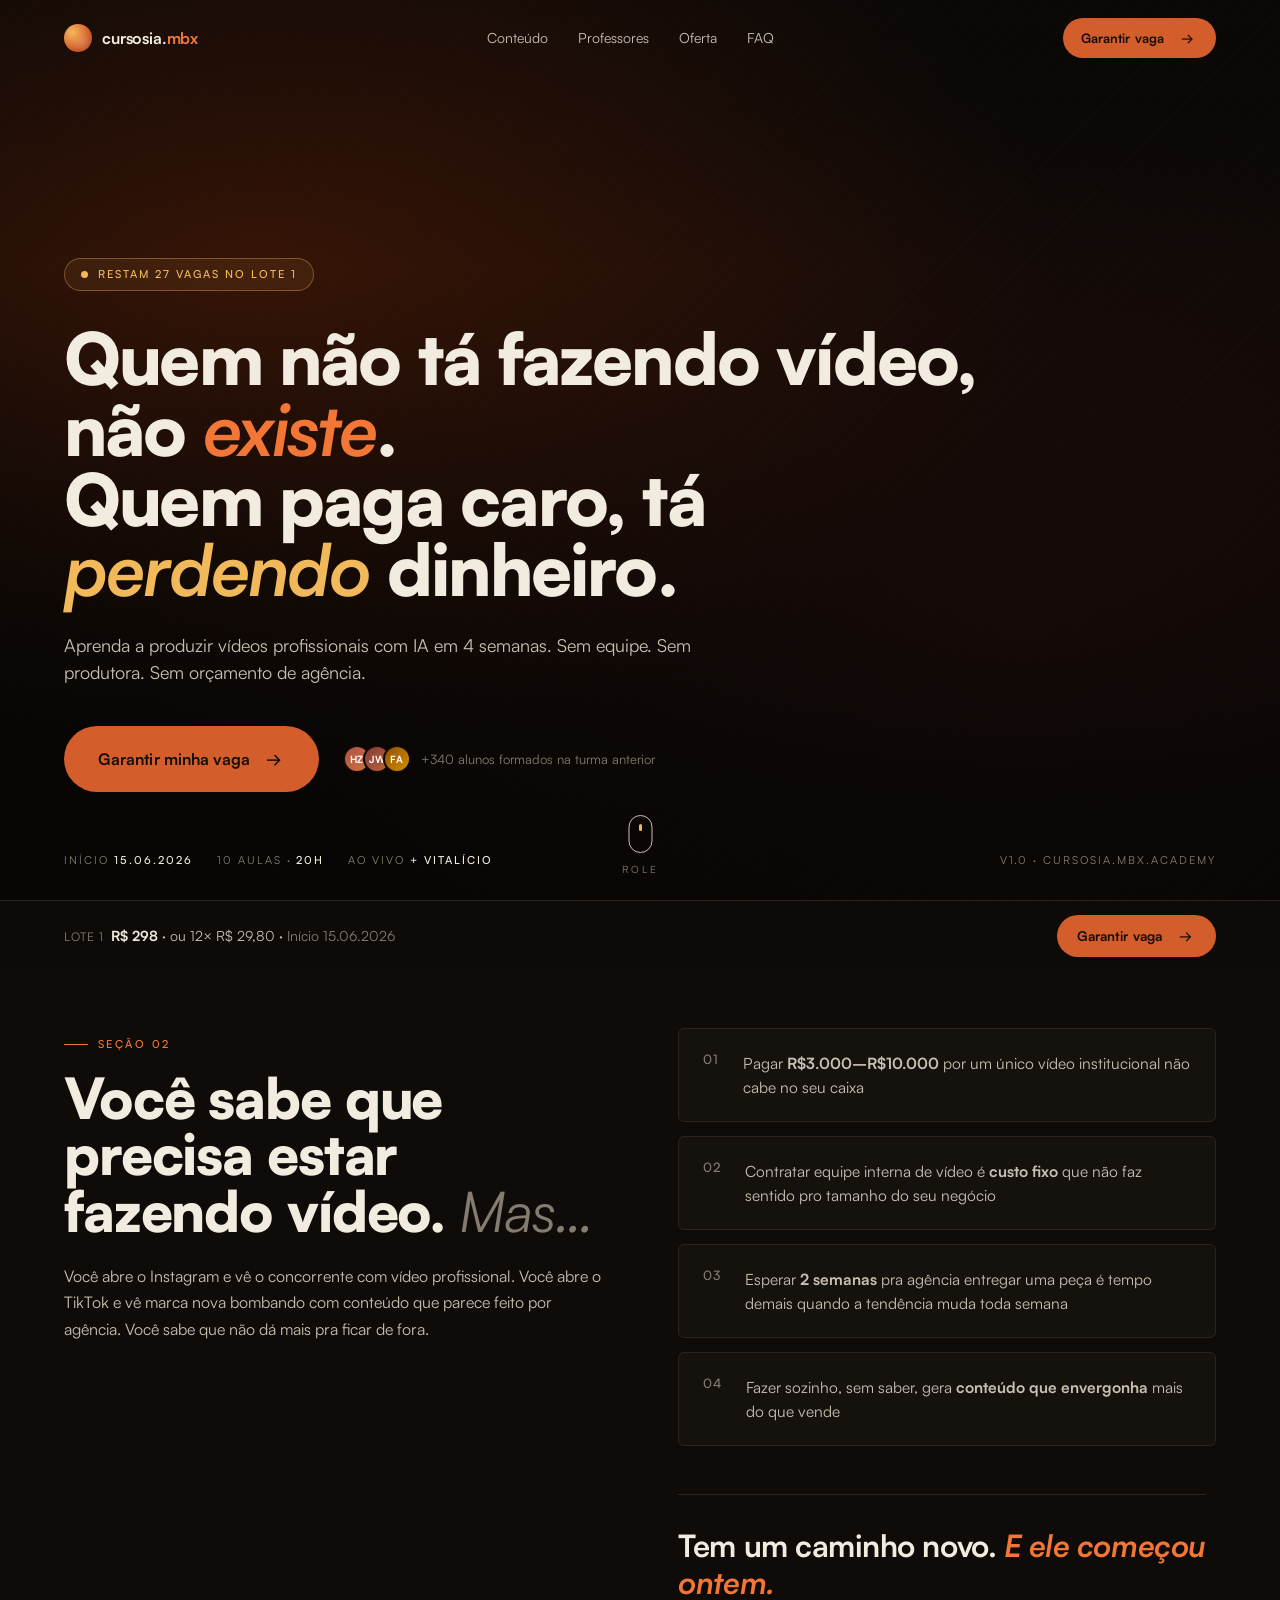
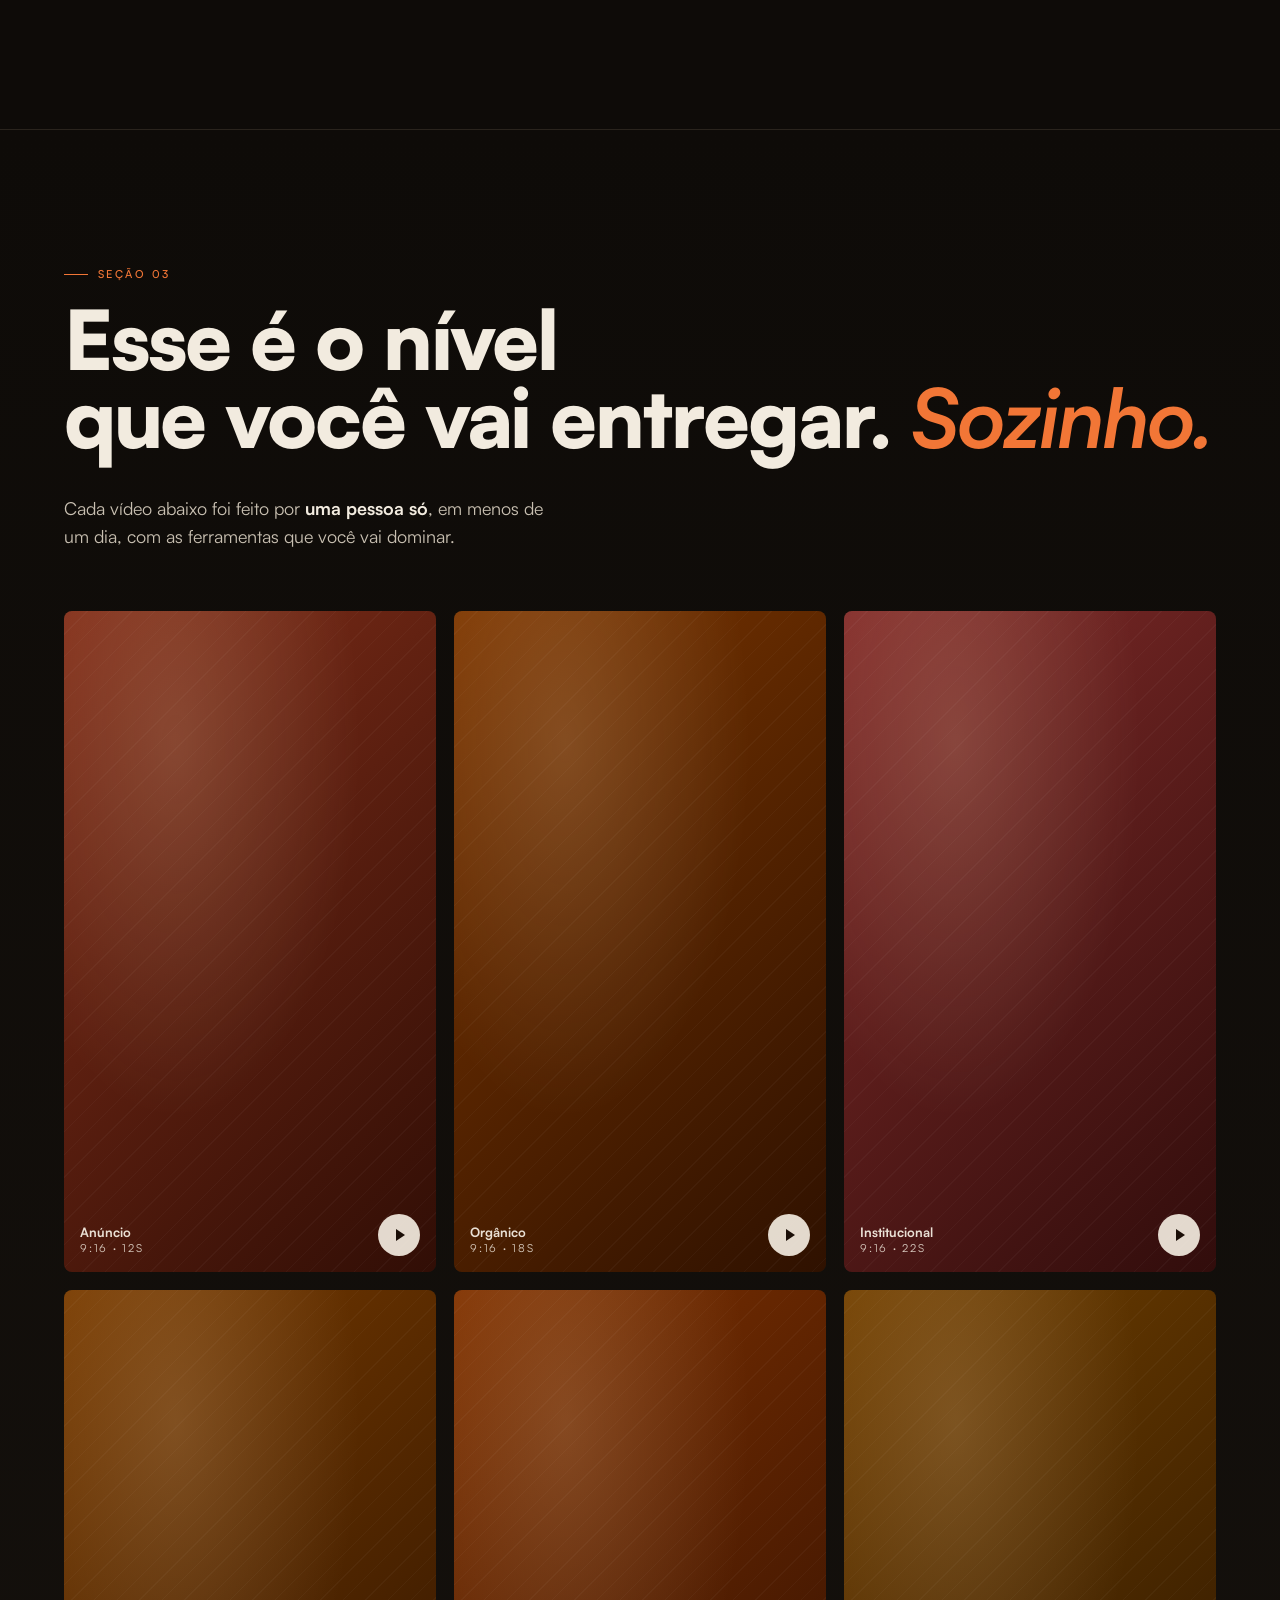
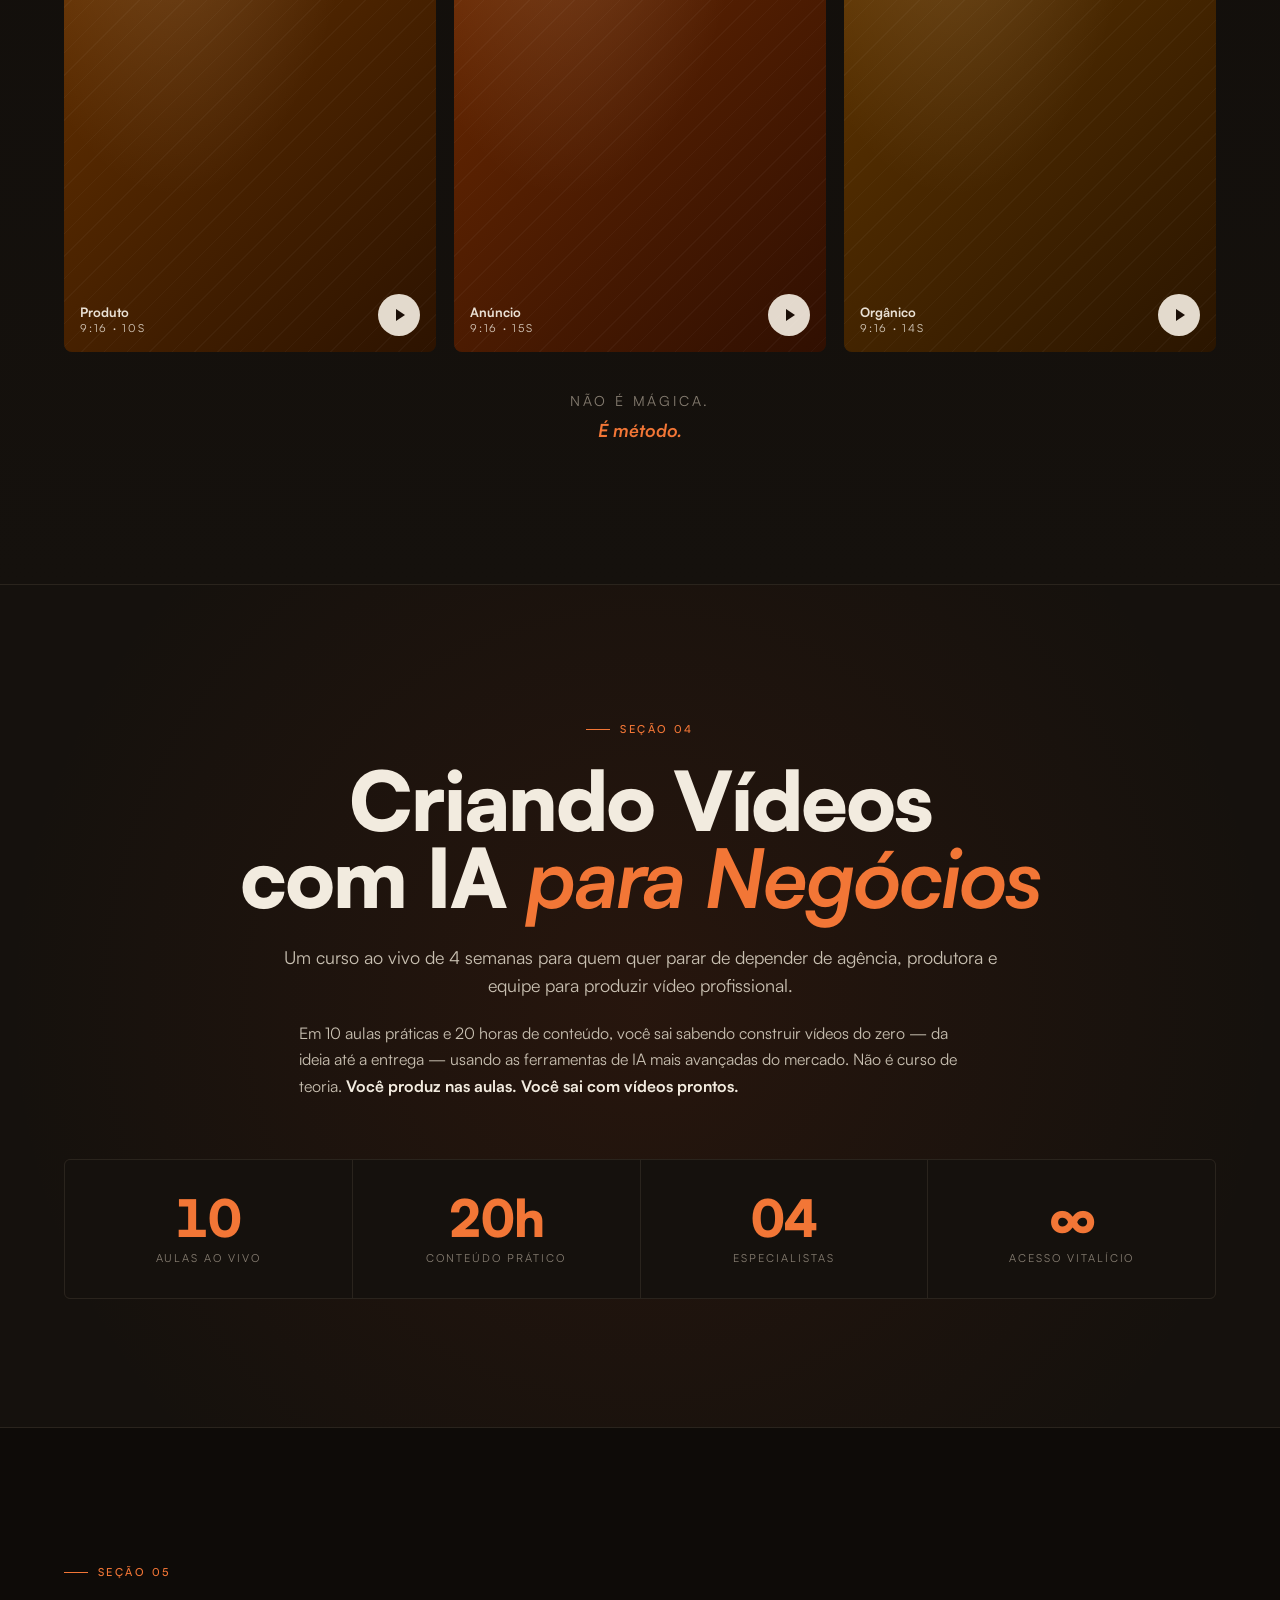
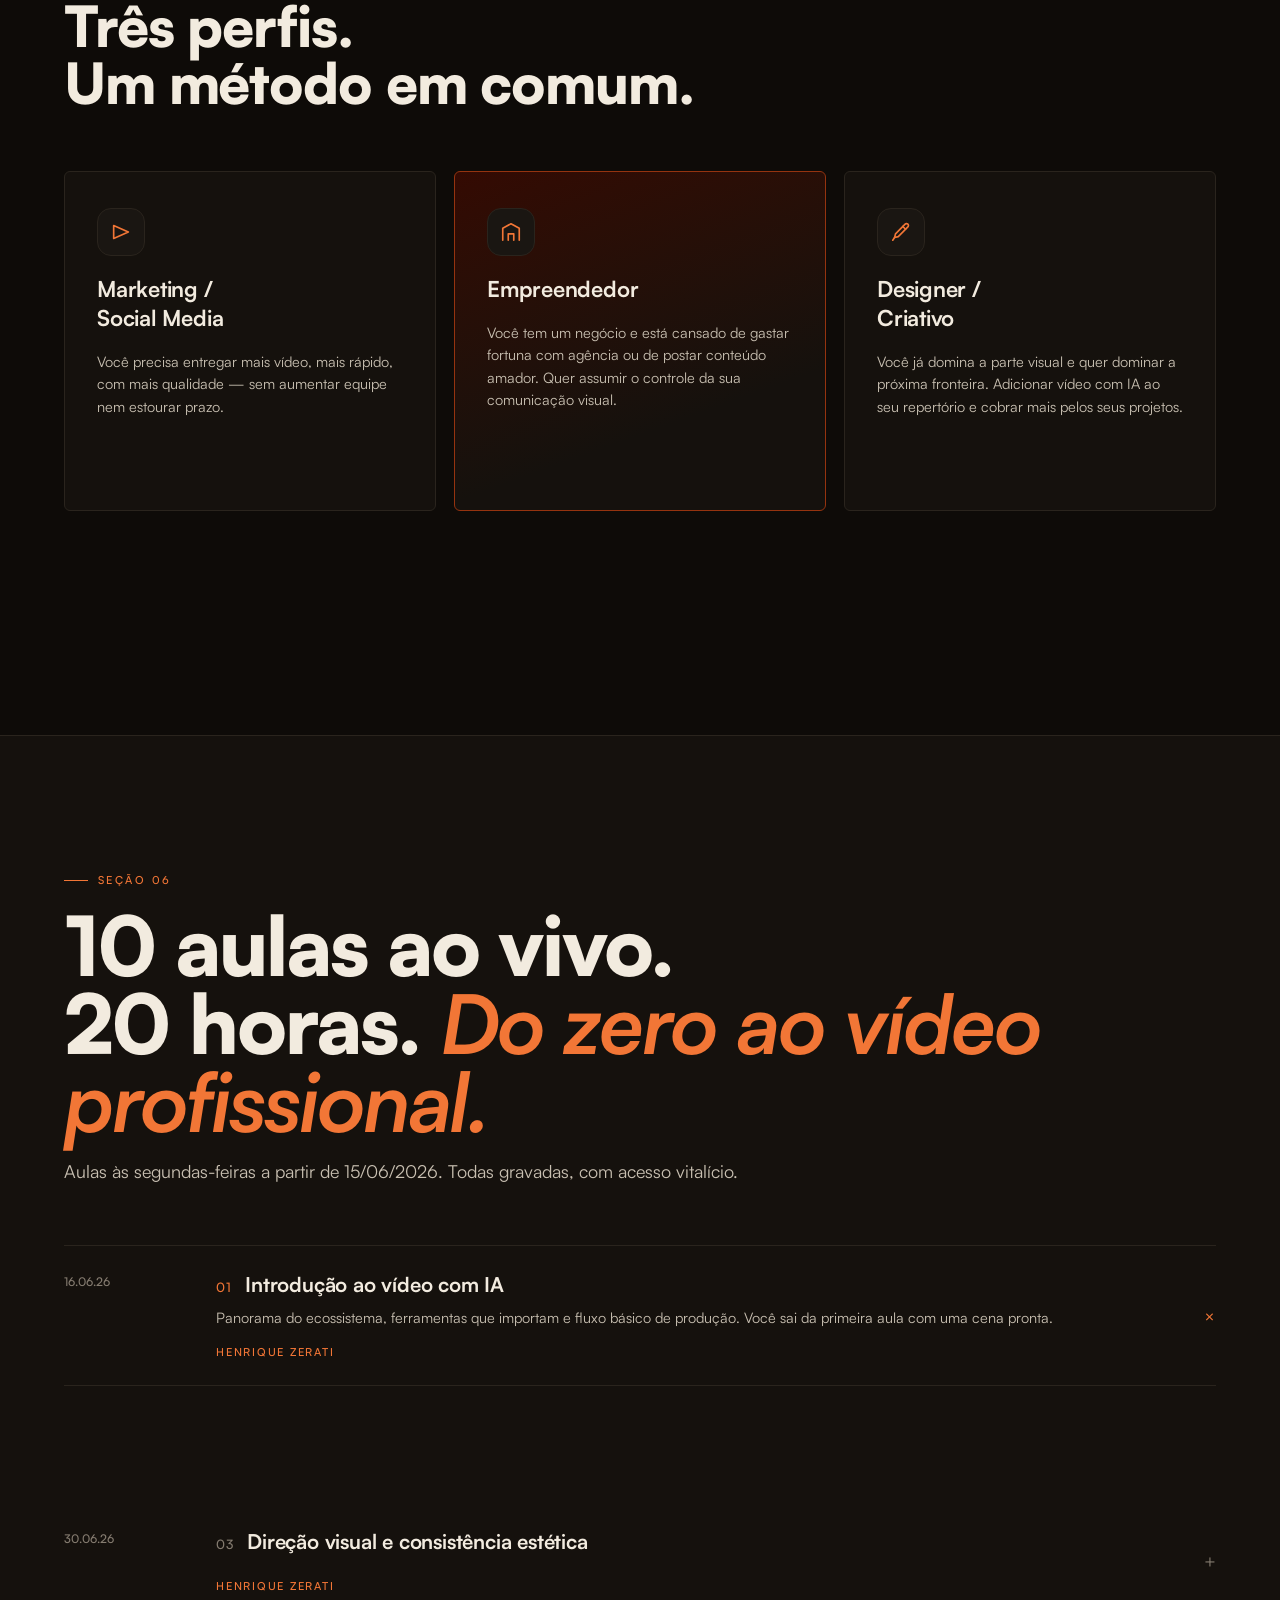
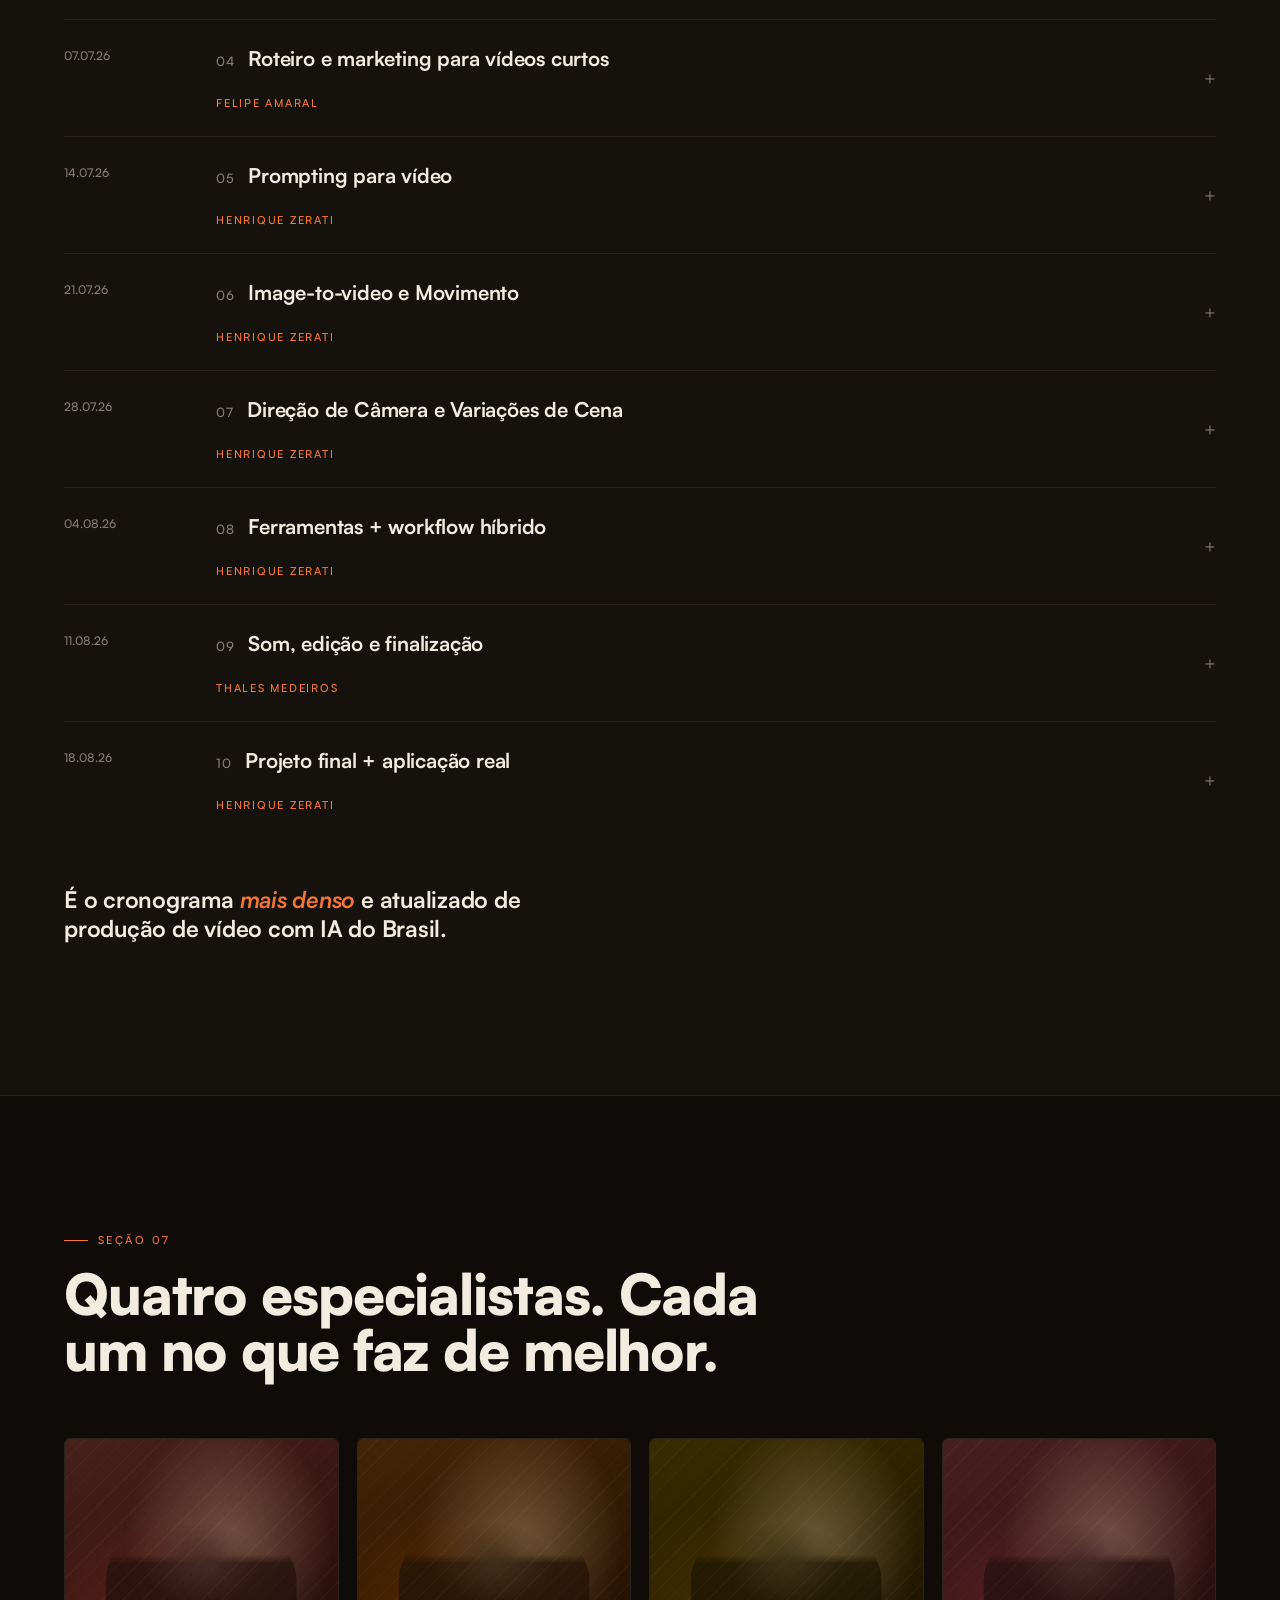
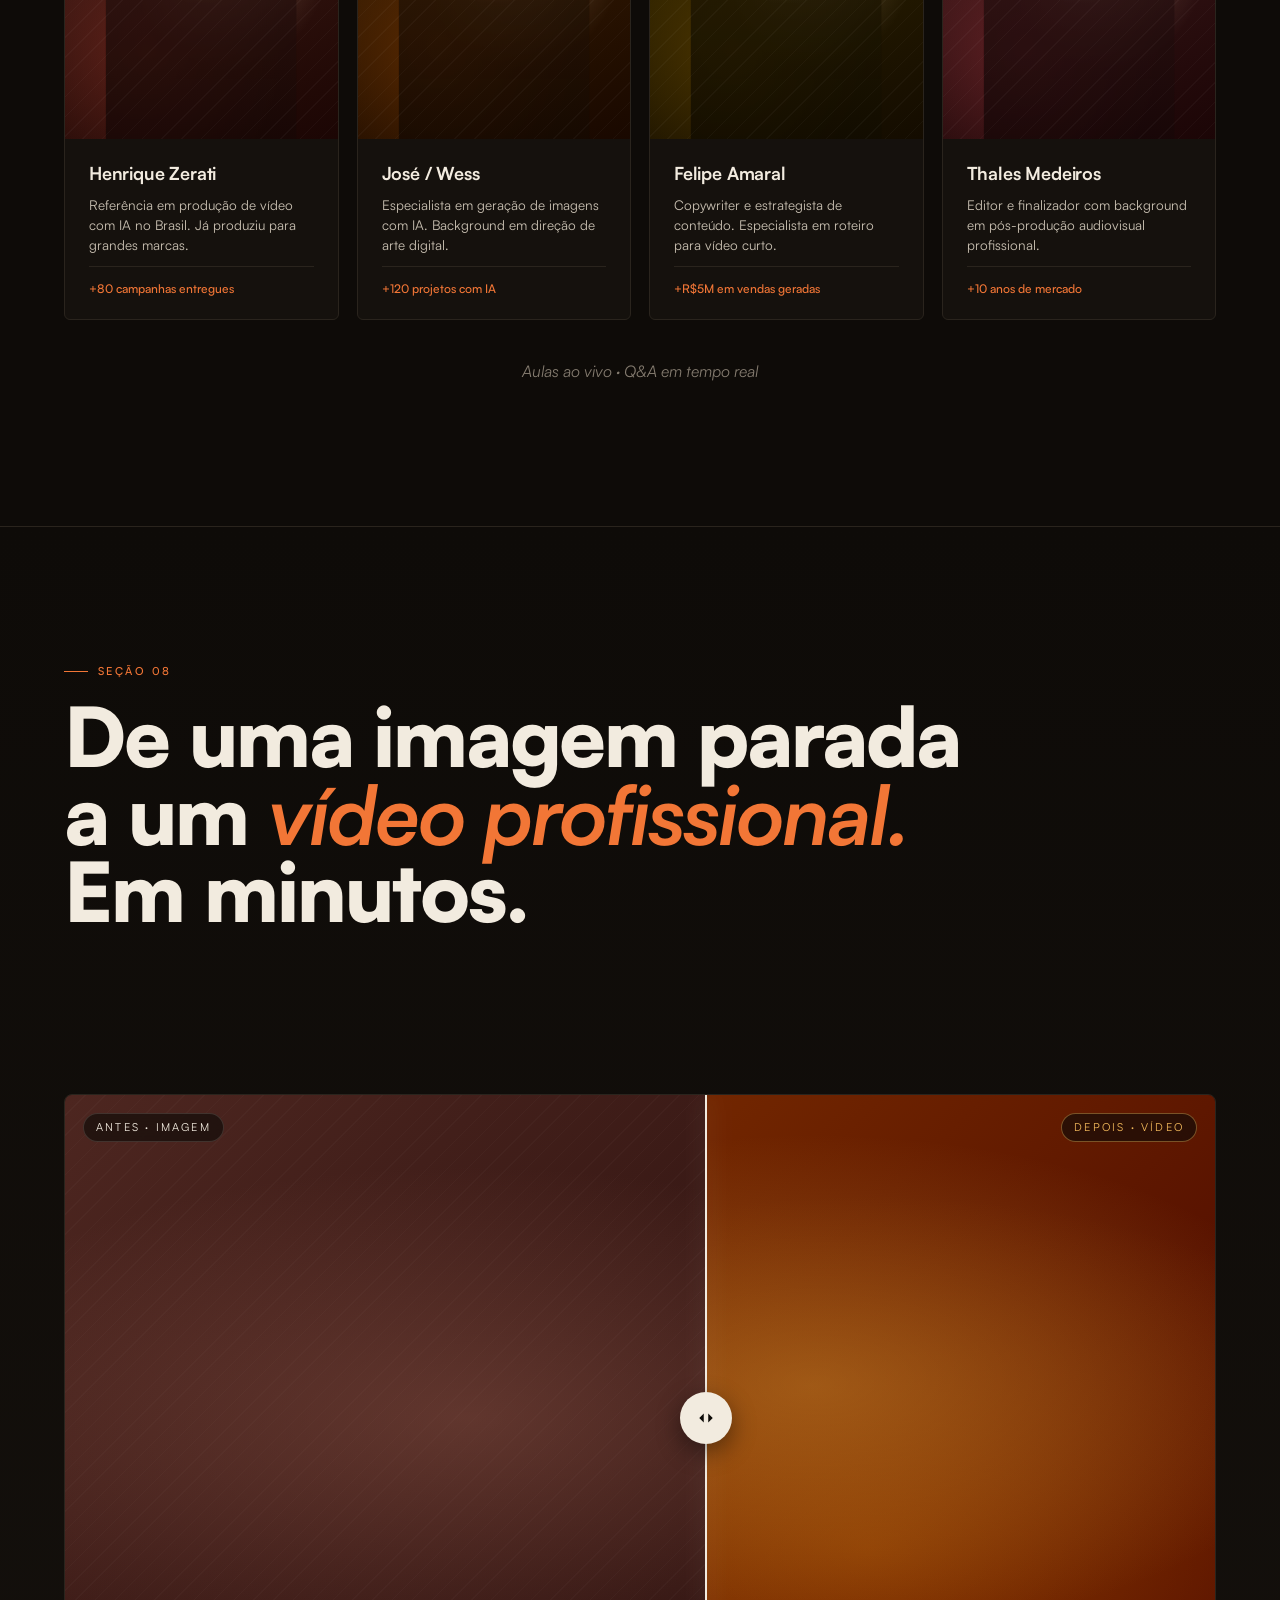
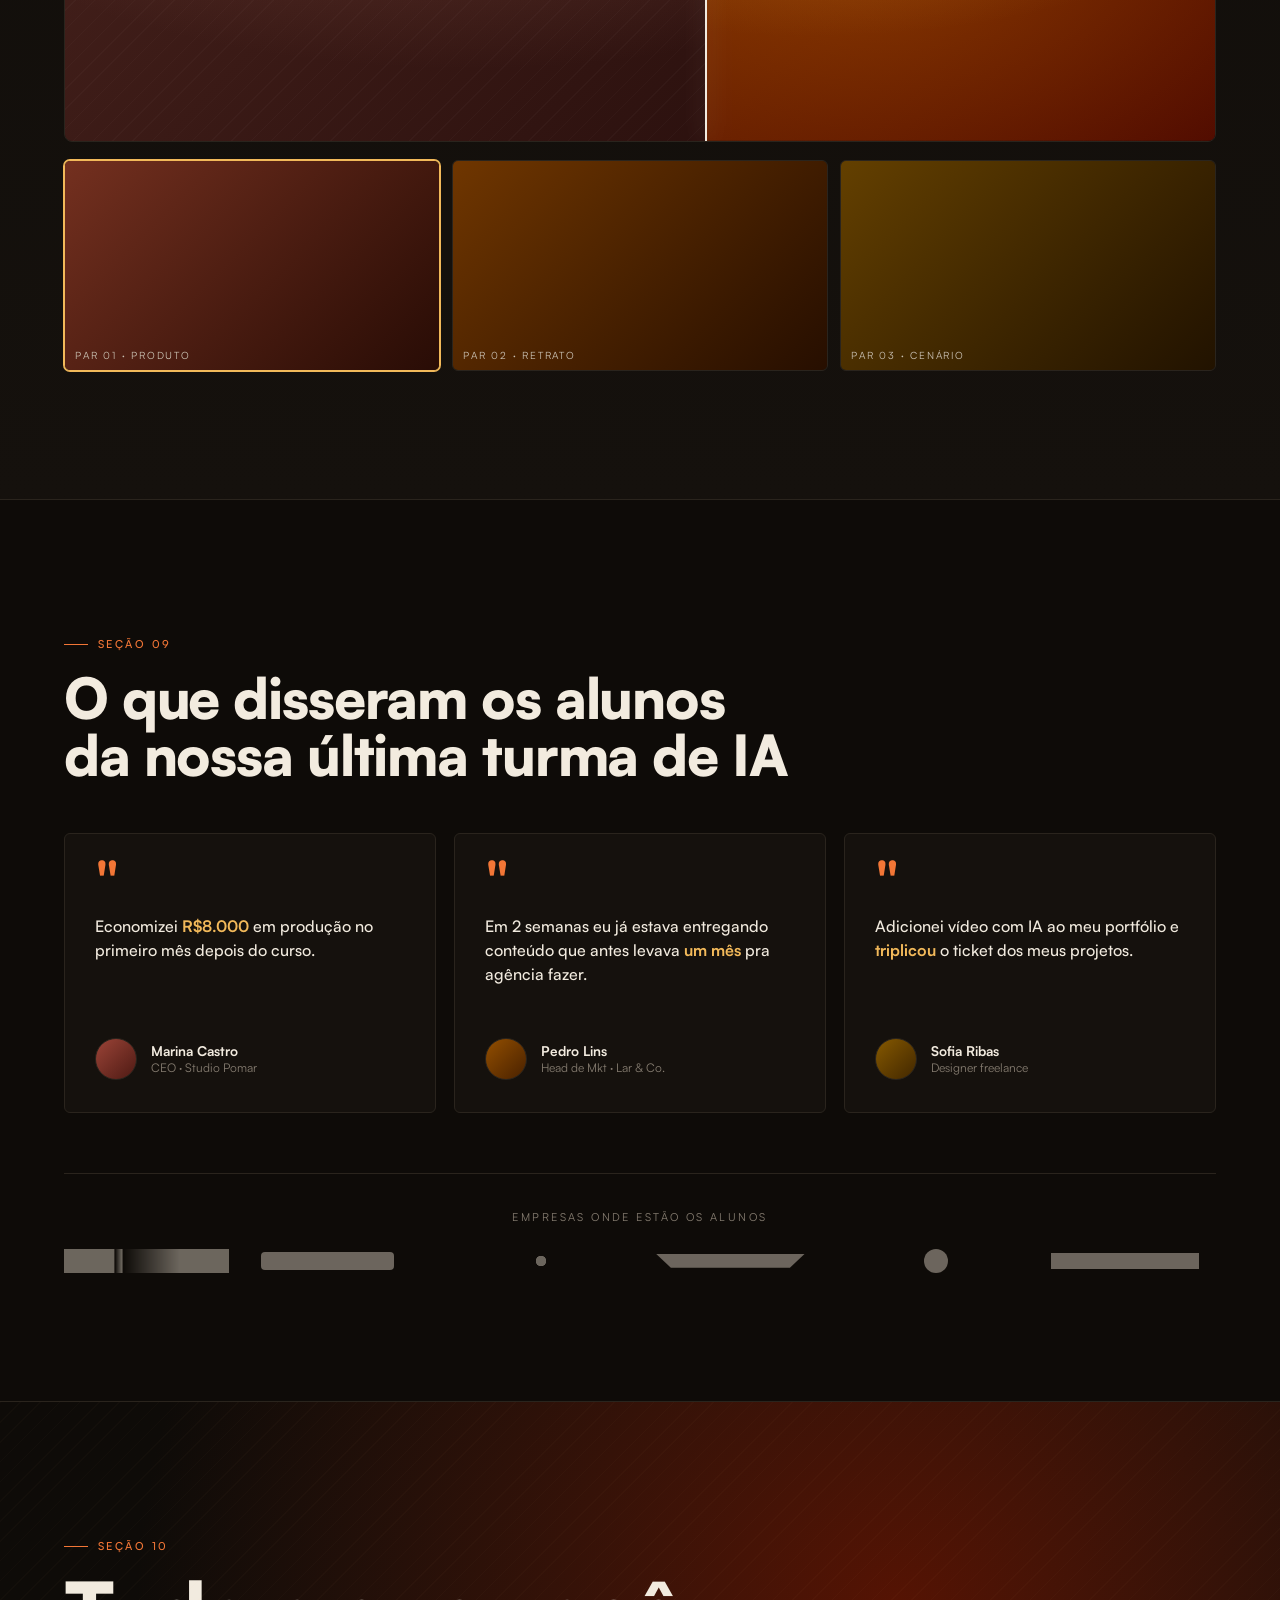
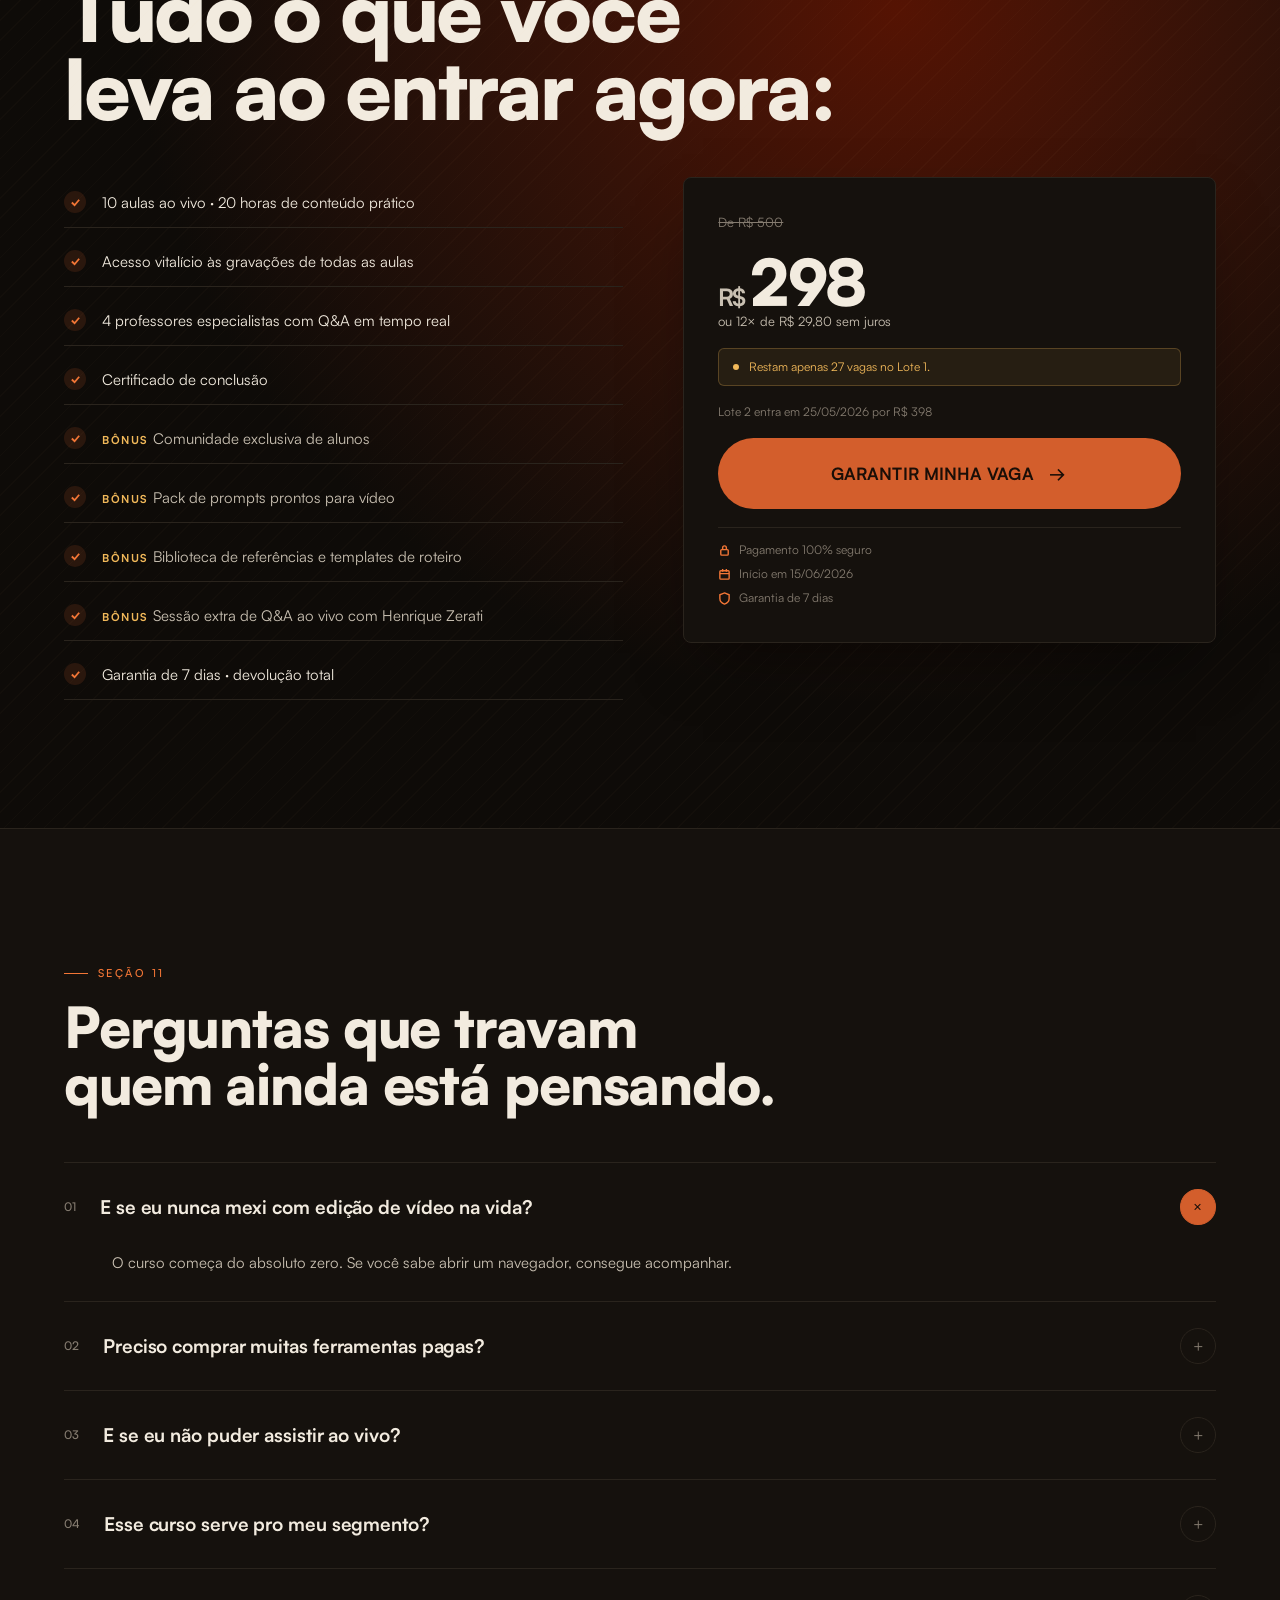
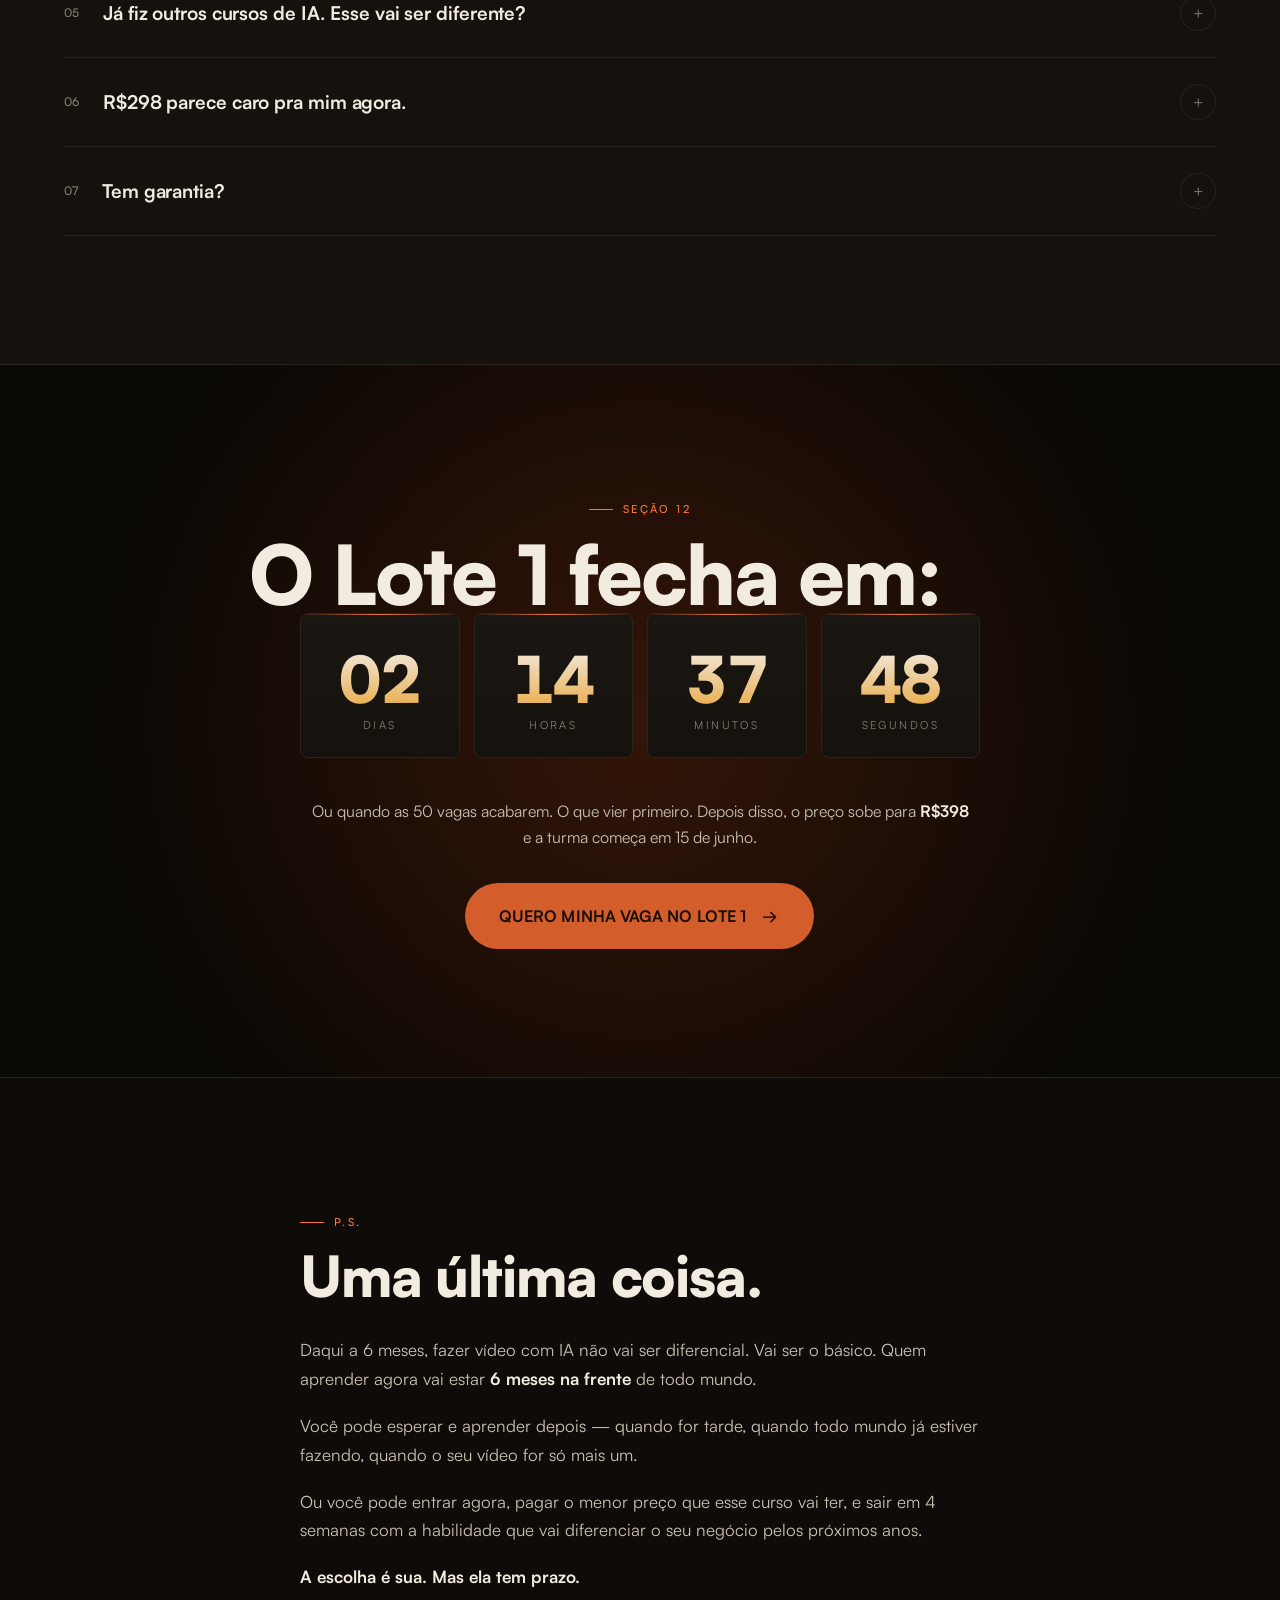
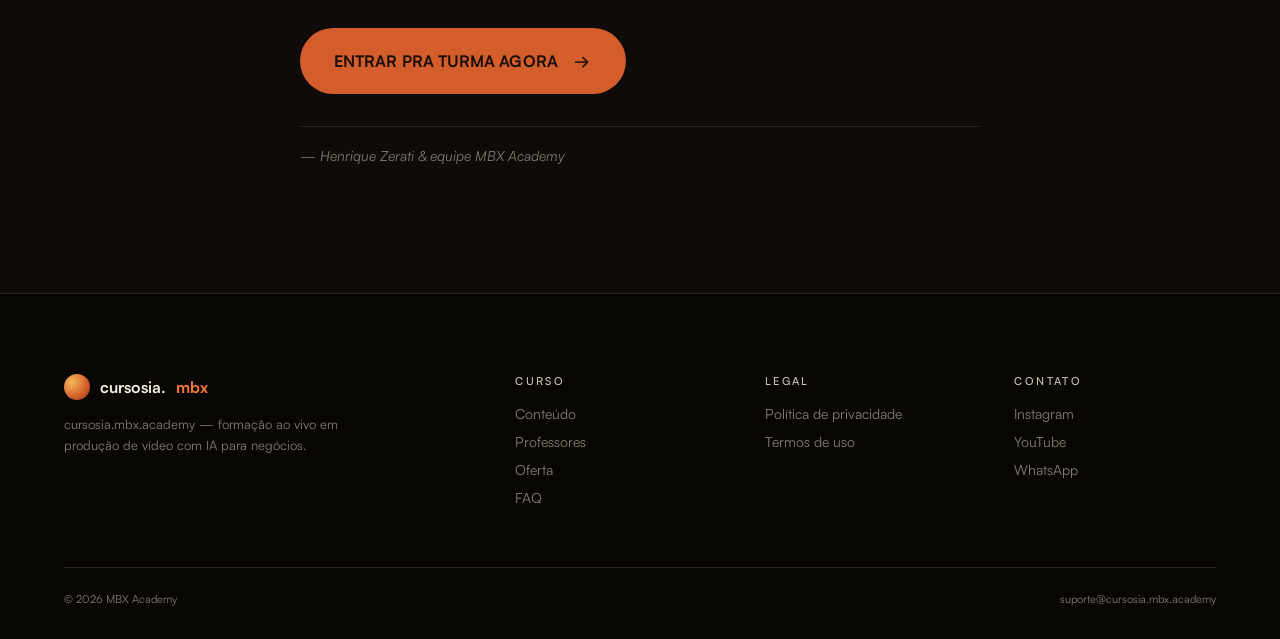
<file: project/Criando Videos com IA - Standalone.html>
<!DOCTYPE html>
<html>
<head>
  <meta charset="utf-8">
  <title>Criando Vídeos com IA · MBX Academy</title>
  <style>
    * { margin: 0; padding: 0; box-sizing: border-box; }
    body { background: #0E0B08; display: flex; align-items: center; justify-content: center; min-height: 100vh; font-family: -apple-system, BlinkMacSystemFont, sans-serif; }
    #__bundler_loading { position: fixed; bottom: 20px; right: 20px; font: 13px/1.4 -apple-system, BlinkMacSystemFont, sans-serif; color: #666; background: #fff; padding: 8px 14px; border-radius: 8px; box-shadow: 0 1px 4px rgba(0,0,0,0.12); z-index: 10000; }
    #__bundler_thumbnail { position: fixed; inset: 0; width: 100%; height: 100%; display: flex; align-items: center; justify-content: center; background: #0E0B08; z-index: 9999; }
    #__bundler_thumbnail svg { width: 100%; height: 100%; object-fit: contain; }
    #__bundler_placeholder { color: #999; font-size: 14px; }
  </style>
  <noscript>
    <style>#__bundler_loading { display: none; }</style>
    <div style="position:fixed;bottom:12px;left:12px;font:13px/1.4 -apple-system,BlinkMacSystemFont,sans-serif;color:#999;background:rgba(255,255,255,0.9);padding:6px 12px;border-radius:6px;box-shadow:0 1px 4px rgba(0,0,0,0.08);z-index:10000;">
      This page requires JavaScript to display.
    </div>
  </noscript>
</head>
<body>
  <div id="__bundler_thumbnail">
  <svg viewBox="0 0 1200 800" xmlns="http://www.w3.org/2000/svg">
    <rect width="1200" height="800" fill="#0E0B08"></rect>
    <g transform="translate(600 400)">
      <circle r="180" fill="none" stroke="#C95F3A" stroke-width="2" opacity="0.4"></circle>
      <circle r="120" fill="none" stroke="#C95F3A" stroke-width="2" opacity="0.7"></circle>
      <polygon points="-40,-50 -40,50 50,0" fill="#E8A857"></polygon>
    </g>
    <text x="600" y="640" text-anchor="middle" fill="#F2EBDF" font-family="serif" font-size="32" font-weight="900" letter-spacing="8">CRIANDO VÍDEOS COM IA</text>
    <text x="600" y="680" text-anchor="middle" fill="#8a7d6e" font-family="sans-serif" font-size="14" letter-spacing="6">MBX ACADEMY</text>
  </svg>
</div>
  <div id="__bundler_loading">Unpacking...</div>

  <script>
    
document.addEventListener('DOMContentLoaded', async function() {
  const loading = document.getElementById('__bundler_loading');
  function setStatus(msg) { if (loading) loading.textContent = msg; }

  // Error sink persists across replaceWith since it's on window, not the DOM.
  window.addEventListener('error', function(e) {
    var p = document.body || document.documentElement;
    var d = document.getElementById('__bundler_err') || p.appendChild(document.createElement('div'));
    d.id = '__bundler_err';
    d.style.cssText = 'position:fixed;bottom:12px;left:12px;right:12px;font:12px/1.4 ui-monospace,monospace;background:#2a1215;color:#ff8a80;padding:10px 14px;border-radius:8px;border:1px solid #5c2b2e;z-index:99999;white-space:pre-wrap;max-height:40vh;overflow:auto';
    d.textContent = (d.textContent ? d.textContent + String.fromCharCode(10) : '') +
      '[bundle] ' + (e.message || e.type) +
      (e.filename ? ' (' + e.filename.slice(0, 60) + ':' + e.lineno + ')' : '');
  }, true);

  try {
    const manifestEl = document.querySelector('script[type="__bundler/manifest"]');
    const templateEl = document.querySelector('script[type="__bundler/template"]');
    if (!manifestEl || !templateEl) {
      setStatus('Error: missing bundle data');
      console.error('[bundler] Missing script tags — manifestEl:', !!manifestEl, 'templateEl:', !!templateEl);
      return;
    }

    const manifest = JSON.parse(manifestEl.textContent);
    let template = JSON.parse(templateEl.textContent);

    const uuids = Object.keys(manifest);
    setStatus('Unpacking ' + uuids.length + ' assets...');

    const blobUrls = {};
    await Promise.all(uuids.map(async (uuid) => {
      const entry = manifest[uuid];
      try {
        const binaryStr = atob(entry.data);
        const bytes = new Uint8Array(binaryStr.length);
        for (let i = 0; i < binaryStr.length; i++) bytes[i] = binaryStr.charCodeAt(i);

        let finalBytes = bytes;
        if (entry.compressed) {
          if (typeof DecompressionStream !== 'undefined') {
            const ds = new DecompressionStream('gzip');
            const writer = ds.writable.getWriter();
            const reader = ds.readable.getReader();
            writer.write(bytes);
            writer.close();
            const chunks = [];
            let totalLen = 0;
            while (true) {
              const { done, value } = await reader.read();
              if (done) break;
              chunks.push(value);
              totalLen += value.length;
            }
            finalBytes = new Uint8Array(totalLen);
            let offset = 0;
            for (const chunk of chunks) { finalBytes.set(chunk, offset); offset += chunk.length; }
          } else {
            console.warn('DecompressionStream not available, asset ' + uuid + ' may not render');
          }
        }

        blobUrls[uuid] = URL.createObjectURL(new Blob([finalBytes], { type: entry.mime }));
      } catch (err) {
        console.error('Failed to decode asset ' + uuid + ':', err);
        blobUrls[uuid] = URL.createObjectURL(new Blob([], { type: entry.mime }));
      }
    }));

    const extResEl = document.querySelector('script[type="__bundler/ext_resources"]');
    const extResources = extResEl ? JSON.parse(extResEl.textContent) : [];
    const resourceMap = {};
    for (const entry of extResources) {
      if (blobUrls[entry.uuid]) resourceMap[entry.id] = blobUrls[entry.uuid];
    }

    setStatus('Rendering...');
    for (const uuid of uuids) template = template.split(uuid).join(blobUrls[uuid]);

    // Strip integrity + crossorigin — blob URLs from a file:// document inherit
    // a null origin, so crossorigin forces a CORS fetch that SRI then rejects.
    // The manifest bytes are ours; SRI protects against CDN compromise, not this.
    template = template.replace(/\s+integrity="[^"]*"/gi, '').replace(/\s+crossorigin="[^"]*"/gi, '');

    const resourceScript = '<script>window.__resources = ' +
      JSON.stringify(resourceMap).split('</' + 'script>').join('<\\/' + 'script>') +
      ';</' + 'script>';
    // Inject after <head> so the DOCTYPE stays first; prepending the script
    // would push the parser into quirks mode. DOMParser always emits a <head>
    // (synthesizing one if the source HTML omitted it) but may carry
    // attributes through, so match the full opening tag. slice() rather than
    // replace() keeps us clear of $-pattern substitution in resourceScript.
    const headOpen = template.match(/<head[^>]*>/i);
    if (headOpen) {
      const i = headOpen.index + headOpen[0].length;
      template = template.slice(0, i) + resourceScript + template.slice(i);
    }

    // Parse the template and swap the root element. Scripts inserted via
    // DOMParser/replaceWith are inert per spec — re-create each with
    // createElement so they execute, awaiting onload for src scripts to
    // preserve ordering (React before ReactDOM before Babel before text/babel).
    const doc = new DOMParser().parseFromString(template, 'text/html');
    document.documentElement.replaceWith(doc.documentElement);
    const dead = Array.from(document.scripts);
    for (const old of dead) {
      const s = document.createElement('script');
      for (const a of old.attributes) s.setAttribute(a.name, a.value);
      s.textContent = old.textContent;
      // text/babel scripts with a src: fetch and inline. transformScriptTags
      // does XHR against the src, but blob:null/ from a file:// origin is
      // silently dropped. Inlining makes it a plain inline babel script,
      // which transformScriptTags handles unconditionally.
      if ((s.type === 'text/babel' || s.type === 'text/jsx') && s.src) {
        const r = await fetch(s.src);
        s.textContent = await r.text();
        s.removeAttribute('src');
      }
      const p = s.src ? new Promise(function(r) { s.onload = s.onerror = r; }) : null;
      old.replaceWith(s);
      if (p) await p;
    }
    // Babel standalone auto-transforms type=text/babel on DOMContentLoaded,
    // which fired before we swapped the document. Trigger manually if present.
    if (window.Babel && typeof window.Babel.transformScriptTags === 'function') {
      window.Babel.transformScriptTags();
    }
  } catch (err) {
    setStatus('Error unpacking: ' + err.message);
    console.error('Bundle unpack error:', err);
  }
});

  </script>

  <script type="__bundler/manifest">
{"ff5cda13-2e5e-4bb4-955b-e363fb1ead2e":{"mime":"application/javascript","compressed":true,"data":"H4sIAAAAAAAACqVae28bNxL/P59i0jZZri2tZCdxUztq4byQApc2rYPigiCHULuzEhGK3JDU61wD9yHuE94nOZDct3Ylu1UAS7ucGc6LMz+SGR3B5G987gHAW2mYFPC///wXfhYGlcbYvvh1qlGtUA0go4pyTjcD0LGSnEOm5Eyh1gPLPl0aIwUs6EygYXoxgDkqCQpXSPkAXl/+Nrpccgo0jqVKmBR6AJqzBJXl/jvKw9Ho3j2SLoXTl4TX9wBiKbSBTGGKSv+OyTLGBCawoCaev8WEURKQfHSo/PBw4RxwDv45DMLIkaO+uHcPYHQEw/IDb7xtNNkOtaEGgaylSobeWjCKzWaowjrH0ahUKx+2Mn63ImACJITJj2A1B1D4dYnaXAq2oFaj14oukNQpABIZLxcoTPR1iWp7hRxjIxUJIuv0IPwpijnV+h9Mm4gmCQmcqkF44dhv3PeN/cNSIKUsR3TlzLFuDbikCROzIMynLQlpkrxaoTBWPgpUJHj569sXUhj7TtIEk2CwY6WfFJBrzOW1KYgn2fX2L3SV5xwm4P19DHOWIEiRDwwTuRYwAj2X69rbZdYTA0FXMOl3o6Ar7y2OBjjV5gNMYM1EIteRF/3hopQlxS90deXXRDOU1r33BV2FoNAslfD+91zbTolgNatFz8jZjCMJCvODAWzhR3g8DuuyXA5tYehVvSjn3sIzeDoOi6xpila4kCskwZwlCYoyOXyEXGLYmc56uF1a7WN9BsM+3p6Z3d/C2dsyR3Mn7Sad90kwqAdgANcZ1Zqt8NyoJfpUr43bHNvJryvD4i9bkGmKCqZUwYppNmWcmW1P+mjH8ZyqfUnkiYZTqryJebakqAy98tV1D/u3nrDOahf3Yca8BlRsyyyhBq9qKu/kaGXPn3/C/do8XZlrh59LY+QCJnWdohma53IpbNF4wRkK8zvGhoTR1BHXRXjb7DBMmh75qU9KnT2j2rgSPKkr8wzGu3P8YUPJsZzGzfnwYe0pMjKDZ0WaMSFsSWKzeZvMWwE/FrOUPutYris/azCoVH34EO43VArvkOGtEHZmea8UhZr9G3elOK7Wu8710YUHzvPWXhXbnqXCbJQErjulEILCKIa6lpD5myiV6hWN5wTrjc9mK0ZMV8LErKwyABgZqmZo2oWKieGK4booNU6SjJZCej1IwVeO39Q75QCulZTmLVUzJs6D4dMHMM42kH/bXjdXqOeSJ+fjaPzEc3Uvz0vOSRAVqCj/YTGE7YRBWBnNrdVMRqWGPOwKjUutApkB0cup4Qg6ptz2SKOo0Nz2yzJKu6DEFYAmVMo9Wi33P1hyqOJAtGIJyuFa0SwI2/UiRweHhcSecFfCm7Ju7a7UxrIX1ied7fhQ6y3GF3STV5Y3JGwOWQveUjOPFkyQLYws7QBOSirrzNxhYeG5SJstx8gFI5XKVs3PZWQ+kO+ut3AE4+jRk5tsE/[base64]/DoG2cZTVq2jNtMNFMWfxl2DQ2XXXVP9qzZo0xNp+T5nQTdltLTdW3KZjC+mZGu33fj7RAfVzbNcVmdeXv3XGpc//Kf16yP0p/TpkBhd+dstQRYCZPSFgO1i2bgTrOoy5XRAagvui0FD0rwVhvwF7ovDcnygqmjDKYcblGoiQxQljDKnkXK53Y7IvDFMjaiB7akTloakRHb5cyKV2Vlp/YodDbaG1rAc6bg4sLa4kBKPYkfzTlTmOqQlhBCpas8TMQ1+RWozbBuOHoj56Pl/SWoxWKV/xNJp3SmaozJYEw+HC7lgWm+PgQRXnfuKtJd7WiPdE7A+7AYCYqiQPl/Pe0AcKpODbAQgJj16CYdzcLXJ+c2Fl1wLopipDYp/[base64]/nOw5eZBawPnbAxzN+QSbFqWQCeHOAWDtTN0bthLfNOwd/Ne5vbm2d+3mg4tJQ9YgZDbFsKmHgUgLZZzPUoWg11AXDhxqbRUk2Cm6HRqLzMuih1HvjjlCmuC6h2skNmE16Ur7EYrMnJpb4jgp+r3x/GnsjacQ1knCm6fMsR7kmyKLGgo5TE12bXNZ+COcd4oL6CvANr7kVoB9C4kGF60NCoVDsOLcpPWC4nrtdV+3Yp+mQWD+g6gg8750ql4O513fe/[base64]/XzMRzKAJ3F/SUUaaGTmgNPZkqK26/jbjzLL27Bm9Hbd+ws1EoKA7ClhdyKYy7AbaHKwqIP823Fw9yDcdwmsDJ4zk8+n7ReydfMuAaXlKDPgvz2wSNxr3LH2f5Y2hFt+jeyKXSNUL/bClPHrdI3zKxNFgnLt5Y8kfft8ivMJYiqZMXbyz5k9P6QRSLv7x42Vr5xZEf5wfBWjK0ZBBV+8wUiOOMOIqZmcMzeNwsHQ4rsTRtHdHkfh3W/Nq8uS7oUy6lIk7CCJ6ePR7bT3jhZQ4nkBwVLxuor5P90VnBXbLPj/KXjebfyX1W8Fbci6OzNq/u5D1xrI2bSmuh22bmR+cijDKaXLlWdjoIxiUute61DczgxlTXJRlNSNIgOekimTdITrtIFg2SR10kurqT9CnkV4FG4+7bVpQT/35QWLp7l76Q0syBingulTubZ2KY0RkCZ+KLvkvVoh/nCtN/Tb759ptPtYJCq5TeewTVtdVz11jUrp1LYxSbLo39bwgK0yCMNGcxkpNW9zGzxqXVDM0rjvbn8+3PCWFJA8WbmQmvAaPM3usJ8xJTuuQW9javm95Lcm1kdm6FRzJNNZr3MoMhnI0HMMU5XTGpzgPtXBncWCTTroA3oQ3N/wGK/MjU9yUAAA=="},"b1487403-b475-4bb2-b7f2-b9a0a6edbc09":{"mime":"font/otf","compressed":true,"data":"H4sIAAAAAAAACqy7B1wUx/s//uzd7S7swVr3xDt378BKERUb9i72gijSxAOOIlU4EOy9xV4TO1ZU7Cgq9tgVayyJxp6YXkzis5c5kv9397Akn3y+38/3+/sfL3fez8wzT5l5ZmZ3ZhwYFjYQPGAyaKFzt549LZP/SPED8HQDGH4ipHuPnuIEcROA7SIA1Spk0MAh278wJAMkAUDLjSFDhnb9frDvFwBrNgPozwwc0iRoeOOfIwCopgAwMj7dmlV3YqMsAPYsAF0v2WZNkD5LKweAqwDQKjnZZnX/lnUHoHQAUC853Z4P7Ye/AihKBmCfpFvzsyh5EABQjQCAybCm2zpm3P4UgFoEwLTIysyx/9kZBgF4fAUAFqAAQAPw8ElB09gq7X8DrVbJh89rPR2npl4hI/9s+acvE6P9UpGn8Ko/CkD76s+qkMBc+bPlny2ZGFXSez9KBhikPkGncaMCgAbQzNUMB4C+rpQaAUFUwPt1JgOEuGS7fr3Deg6EU2AhOpcu7Sv4yQKwVJX/[base64]/YwVUsOpECmauu7+v++zt9tSVFttoIF7JANVkgAG6Sr1qSCBTIhUS1JVlvgP22Z/4yvO9ggQ7WhC2RAEiSpWq2qlXbIghxoC02gCaS8J81eKSvxbxrjIRPS/6XmGPUv8H8hIUxtlZxKWzPUGBmitoIdxqj22d62WRZkQybYwQbx6jMBLJUSlV6xQIIqUYkFO6RAvNrKGSpXiipZ4cpQe8PVf1Y1lv6pF97Ui/+HCFYiZ4wajRGqRwp3kmqnTZWWqepLUNta0ZQIBX/pUSXKLGprZFTGb5zKodiTrvK8056tepmi6v2rhIZqzUwYAxmVMam0Y9a/RNC/epfz3/qXU9laLp4CtVVtasQnqbmZaku7eiIBctWeeDMa3rc3BwL/JTre+Zxc2bNvoqBJZe+kQ87fxsu7caSM/ff7UPEuBAJUSwMqZ4EkNVJcXK74eGP5P9VO+sfcf9Y02LXqgRYAaiqzpJrq6KoAMBcmAwMcNIE2MBG2QzEcoepS/lQzqjXVi+pPpVITqSXUnxqTprXmguZzrU7rpvXQVtc21LbUBmu3a09JM6RfLDUtRotk8bE0sDS1BFnaWrpauluyLAWWOZZi71rePt6B3iO8P/LR+DA+VXyq+xh9JB9/n14+I31s9QvrH6h/pf71BoENa8h/Et2ff6qrXFNoC4WwE3ZDGdWACqRaUG2oPtQgKoNaQv2u8dK01pzX3NeCltFy2uraBtqW2taqLZOlV5YaFi9LHYul0pY2lbbYLZMtxd4G1ZYo70U+Gh/ap4pPtfdsSai/of7++pff2gKqLffh3/z+/EJ9bn2X88e+P9b9cQygIqYixJXzNFx9Nn4a93T602ZP9U/hyeUnl5+seXIZ4MkHT2Y8/h7g8QKAxxMAHtsfpz6OfdzhsRngITz4CeDBtQd5ny1xu6eu8HMBYCsVSHWkOlPDNA00TTWtNO01kZqRmhUAmhLNCQDNGc1ZzTXNXc1nLu0a1XbNXc0TzTMAzTPNl//kh+ZuZXpL4XH9e1v22Ts5b3iobCqMiqSGUbnUYmobFUXFUwlUP2osFUolUeFUDDWYiqamUBOpydRwaitQwEMVEKA21IV64Av+0AJaQTB0hE7QAwZBKAyBcIiBOEiDdHUuyKes1AAqjjpIjaCuwQSYCx/AYlgO62EDbIFtsBf2QwkchTI4DVfhGlyH2/[base64]/DZThLTYCL8ByewFN4Bj9DOfwCLEwDLUwCN5gOVWEe1ICFUBMWQTWYD7VgKXjBMvCGtWCClWCG1eAD66AOfAgNYCPUh0JoBJuhIWwCP9gKzWEPNINd/7Xa74Ym1ENoCfugNRyANnAQ2kEptIVD0B4OQwc4Ap3hGHSFE9AFjkM3OAl94QL0gfMwEK5AGNyAYXALhsJNGA6fQBTcg0i4CxFwB0bC5xALD2EEPIBU+Oq/Zu8vYBS8hCR48V9ryJeQCd9BLryCPCiA1zAOZBgLCBzMBE+YA/3hEkTDfbDCI+oKdYm6SJVTt6ib1G3qOnWUKqOOU6epM9RJ6gh1mDpFHaNOUK+o8zAafoAM+Bay4HsYA79SiZSNSqcyqDRqH7WfGkSVUMXUR9RSajm1klpNraFWUcuoFdSH1GzqA2o+NY6aRk2l1lPrwElRlAYq4A91dlRGdAfle+FffxToNEBRFD/Eas/MSU5p3C8lKdmu5HR2NAZHIOVo4gGOphpHM61s0JFwD+0DDx2JJakiABPz+1haBKjjXkUEMOuq7hMBBv1RXSGYalQtDVDAAg8CmKEBBEAQdIAQ6A9DIAJi1aVxDEyA2bAM1sFGKIYDcBROwRW4B5/Dc/gRfgEH/EnpKZ4yUT5UY6o51YbqQfWlhlAjqFFUBmWnxlOzqeXUGmoTVUTtpkqok9RF6hr1KfWY+oL6kfqNIhqNxl1TQ2PUWDQNNM007TRdNCGa/[base64]/RMu1kdExVpjZTjwlgWjDtmR5MP2YoE81YmTQmhxnLTGc+YJYxq5nNzE6mhDnOXGSuMXeYR8zXzE/Mn6yOdWdrsRa2ARvAtmND2DA2hk1k89jp7Hx2BbuO3cbuY8+xn7CP2e/YP91quBncvN2auXV1G+wW7hbrNsot122G21K3dW473A65nXK77vaZ2xduv7kz7oK75O7r3so9xD3MPd59tPsM9w/dd7ofd7/qfp2juI5cXy60S1y2Lc/WJd0an52Z0SUzKTPDltolOyUjyRqfa7d16aEm3VzPeGt2Zka3+JTs+Nz0xDRbfreETLs1Pt6WYe+uFnWPz8602nuoEnuoOT3ecvRwaejh0hCi8oS8ExUSn5mebnWxhryt1CvOmt37LdXbJaK3S0Rve0pagq3POxF93xPRTzW4n2pDv/[base64]/MlpGU+X7LZ7rUZb7r82zXU62Z/V7NHDU/[base64]/[base64]/NFpdmjU91wbTMsbaMJFtiSlqaLSEuMz9ndK412zYmOcVus2enWJNys5QkIynNlpul5mbZrPG2+GRbfGpOZm5GQnxmVoFqki1HmXnstoSM3HRbdmZ6SoYyCbzd+VNH1JthGJ+ZHvd2sCmEOgoV4JpBM9Pj3h/oCv3edKpQ6hSbmR6nTpAKUEa/[base64]/RF1gSlBg08ovCktKjsVqsWdbE2zp1uxUS2aixZ5ss/TOSEixZljCCrJslp5KvGcXBHZ7E/KWoKbNWjcOahrU7B/5LF3S0iyuOLFk23Js2Xm2hMA36tQPmEoCpivfIDVBhE7QHcLABskwCabCTKouNZnaTF3RgKauppGmj6a/ZrBmqCZVs1RTpDmqua15rPla84umQqvVctqqWkFr1PbRZmmXag9pr2u/0oHOUyfq/HVtdd10g3UROpsuQ2fXjdVN1s2kGTqR3sfQTB9mNXOVucXcYeuyGex49mM3xi3AbZRbkdset5vueneTe5j7XPcT7r9wDbgQLpSbwu3iDnAXuR/1Bn1bfaw+Tj9Dv02/S39N/72H3sPPo41HmEeGxzSP+R5bPI553Pb40sPpWcWznmdDT3/PTp69PaM9Mz2neM73XOe5y/OI5znPm54PPV96/uxJeB3vyRt4s1C4fl3hxjHrc+35Y+y56/I3mvVCGDPUmz7I6IW9Beuycgvyc3LXjduwcOEH8xdKeePyc+ZK2ez2eYeKzht5x+L6ol64xdx8TUcxoa0HP6ajGL1w7vHZ1nQZ0+M13Z3pYaH1QpZoEdHL8K+qAn1EIVjUC4M2Rx4cJVkn56TZjClrc3ZOkWLHpieMMDa/NRIbYqOvzr28M+SQn0Q6MTH2Vdu3Fa7ZM988YVvx9D0mZB7d/+14zonkHeb1q9cv22ZavPiDOSvMR9h5M2d8MMNkTS1IzjdvyLCuHGEiTHAHAubSucLTKxe/+OLywBat+oc2bdL/7BMp21lDOFuy446Evswnu3LCe/RKJDUJP7So3MwLpMZDokHp2a3D94slYmAJ1b2rd5M+xx4XSCMYoln/qA+6mdD44gs0muVRiewMoqMfpPYqDTIRnzZEQ2qYjxp+vfwFMsheDiZaQvcOJgzR9n3xm8QLvcSNohRpIIMJR7xIB9KecOiFg0NF7IBKzmCJF8jZMjzL4hTZjx7GkEHk4YTsBYumFtSevmrGiukrSSg+9ApjeIH4fdEQvX7+/MKXW6Ropk9u39iOJkuPJ1gVDfc+f33rSnz39eajzJe5HS/WMxGpWX0SYOaFXSvXrpOKC8NPmco27TpnjmeSpoyzS/H2kxEma3bK4PlmvWNLE1EvHM7YlJGWl5uRtmFc4YdLFyxcJGXnZKfNkFLZU8sOlZ0y6nuLfEUkyzsDA0QBGyD/FGvuMmeKJA1NxA+HmXnnBoE0/6YxtsCgr7/BIElOiXIms6R21y6kFjF2/QSNkpwcxfKTV6+dvdF0YH/h0X1ZmxKnTp0ze4pZv33z5qLt2ZvT07Oz0zM2Z2836x16Vm5ZoafLHJFRFe6Ms4XDnY6siGT0KDkihaiKyM4io59SRAA/84pm9PI3AqYdJGmM3nHjDXL2OyL30wux8uxSVi8bSsmXekKhpI+pSGT1hfJYod/h2PIbh0qufhxfMnih9OUTej+JtqEvG9CMzlzPni8eHZUwOic2NmvrQbNeDh8sYCp2x+6YiqmkO3YnqSSVdCdKmobdSDdMM+uV2HiR3HV3exPxbk00xIf4PCAa9H50Y9/ne8xLCND65IIxWRnG5M05e1csn7dgmVTCzpk+c+4MU/6EJYUbVm/evdqsFw6QoywelRvSe8mreCxjSZmzEZ3E8phKzBhAIshwYiYBigEokQCM0C/NpZcXLluw1rRx9ZTc3Lwp9oKxi5aPNevXy3Yh/m5HEWd1FPX40SThnSF79Qx+REYKmIYjldZi5k/InzfONDAsyddMQF+0efP27dmbM/TIHSAcBsSQgE7x9/S7V14q9Bq3Vz9j3PjZE0y2rI3HzXocjEpQt9eTRDKd1hO608DGesIQto/eEUlHMnqh5YUhv/x87+y9LVLw7jsR35sQbpz4YZs5mumePzSxlYkwIQ9QmGWWTYVii5CR3ROla/khR1ubwkTzEebmqYMvHn8cESQlsqTTLLrunB6xjY1yOX4i/HC1Z10z+Zb5dcXt69+anOvJTeFyya5n8yXstJBOZuuF9KzXcXjxLYnHUIHofwzG+ljvx0fIfTnkdsvN0p1tBy/cN75u/gkxkFpBXS2dDw68my61yAjr0dx4G18LD2+c+uWXa8OCW/QaUrduz3PPpGzys/DNp5dRjx6f9vP3b9ebuBGubfl3Ei80OTvgdZaEVdLox3kl0T2MTbsOJrR319MPZ0nDGaJd8UVPrG1Cn5f3UP9l6BXLVjOpvpNuuyHu8HXji0/OoWalSCxNOxM3s14ILUu6dq1sz9n99l3xK6UdK9dt3WU8Fbtj8ODY1PCUdaO3T5RsE3NS443HsYlQvG3t3r3bCkalZufFW+2FO6SpxE/YX7y+pKR4TEJCaq41btSGAxIvHGWQwW+Xbly6Zcm22ktSl+QutSNDvvU6ymBL2U5HM4Qin40ZsGDp5LjaU/[base64]/F4mGWDJrl3ZA0N5GuhEEPDMdIZLAm9kC3b8IJXaLYbokj3C3SwERiiUh8SY5Zj4uFS4/Wf/zQiBaiRYpIRCKUhfgQ8XuiwUYlu5ZuOyKRSLKKPstgtpwuEPfgVoQjbsFP0B25R0/RDblHLQkn8c4QocXVsJ9/vXnm8ySRnyRgve9/QAkNzVBD/ELD8lNizRdxCY3HSsljpjX5Zed4+vDhKztumrDqrebehOnUnnBE2/M6as1RDBGft0CLxAtHGIxz1MT4ipp0KYPJw0TSwrl7un1qypTI2lP2T901uZh0lXd7RTGki3P3lNSpmZOia08tmbZr6k4SJO/2imD4ZiI2MPxPMzwvkNG/kIbYBbv8gg1xNI6uiw1JF9KlLmlIRktHDTj0MRqwATZ4TAxkKBnamhhIA9KgNRpwqMRfS9zfulBqt4EevCqzqMR4/uDO+7dLk/ovkA4zz2b3P9XI1Kj3sHaD9sd8nmd+mEdfGrcxJ9o4KCKpbZeYfZckPVrkqmmifqZIjE3rET/i/7IhmqUZclzlIP+G+XXFjevfm3iUDHgBx7HYhFygTzOkOZbT36w/d+cXI3q2+pSYJLKqIpIpcwQKOIr55dqQBr79B1rMyvx2gDQVWovrS+ktdjaueZAoXC8ru3rReqxndt70iePMG1/QWHsfac3Ekbb7ptPrVm9cuc10dFvqyNj0tBEj0otKzXFMn2Mx1yS9YBs+PjnC2OJGyNMn18tfPBlwrWn+uNlT86XX6ENHMsSN7BauHC4rv3I4qm/vEZF9e484Vi7xQmbi1NFxxt6nhl0rP3nyWnlEWa8Jk+bMmCQ9/JWOYjqRJOFw8c6jh4tTR0SnpsREjyouk/[base64]/xS2JG3OnfitNmzZkqbN23esVjayQ6bOjJqmHFEUU7Rjg2FRZIeqxvQj331GtuS5fQphgzCEhyAYfQghnxECml5aVdRj/w8AT9kfzr3HNnPz8aTGhLZcwQPs+gx7AERWg0c2T9N0k8QeTwnjxMWjps8b7wpZFjy0HzzrPv0SKf9CB5mvjh39YW0579emHvMzsmMbtX012am7jFDW5kPMTcXbNxc9ukznx9Nt4+ceWbWIzDTRD1ZxpKq/Xs0aDf4EFaRcF80Oc4S9/PtkX1wveTCFkn/3+vhhV77rx3YG4+jo1jSkoymE9nSvQJWxy406cLyrpX03pU0AlIBS9pMpIluasiQ5sY250NfSfqLa4ouSCUl/cXOyvuCXiBMn+fIo+fVF8qL7dUg4kn4Ps0Ja+ZxtMMpjMzNjo3N3XxIsjIhB63l5QcPXpf4t+s5HfIp1ppllo2Fov4HB2sR7RWsoMeGDiIMY8K96QMMtv9NCGV6Kd8hPPNpcu99rUzEu917b0xmPQ5zNBdILbKfPqQE/X56P8lNYPWlTgYP4YtS8gJLZLrU2bK5KBxhnbOxFx3NygNIU+cA0pSOZvW4wHCMIYk4HRNxOh3JDBH1RTc2mzFFfq4sea2cw0gHeRitXybyS0RWeYvxIJ4klAwmPOHJQDPx12Nrg9xvtejspxd+6H7b17d7t0aNbnX7/vtbt3+Q9IZ/Waj0y5V5J6cisMwRiDmlzqmMHq0O4i2G6aIqIvXfXYhovlw6ziAzoe11wpv0wqNre68Wm5c1o/fiLUaf04cOyY76IME0guHZfjnpEeMmzl+UJ+m/O+Cnvn/5xX+nF0jJAfyUMImsXpkKX8rNyMsy/QWDI9Lxl7fjMr1qQCzm6HcyWKvlF6SaHiPQjAGYqj9qwCqfPUOdngIfgJ1AzQIo1lCzKdgD1FyAvcpdCuoDgLoUNY+CfUAtoKA+wCqgFlHQAGA/[base64]/[base64]/iSqkUNpD6kvqB+oojGovHXBGs6arpoBmgGa8I1cZpMzVjNDM0izVpNkeaA5ormmeal5jctpeW0XtqG2v7aIdpIbaJ2tHaCdo52mXadtki7W1umPam9qL2qva19qKN1Zl1XXYFusu4D3XLdet093XPdt7rfdH/SelqgvenGdEu6C92f3k8/YwRmJJPAjGYmMDOZucxSZp16UuvLNmZ7s/Hq+ewadgu7mz3CnmHL2ftufm4t3bq62dyK1bPYq2533Wu4G93ruQe6B7t3d+/jPtR9pHu6e7Z7vvtU94XuH7lvdt/tfpirytXhRnF2bhw3izvHXeHucs/13voAfRt9N/0s/Vr9Pn2p/rS+XP+Z/gv9j3riQXtU9ejpEe+R4pHnMc1jkcdaj20eZR4fe1zzuOvxxOMbj188iCfjyXvW9vT2bOAZ6Nncs7vnAM+hnlmeSzzveT7w/MrzV0/CV+Fr82a+Ed+M78iH8KF8LG/js/hx/Okqmipdq8yqMq/KR1W2VdlX5VCVM1VuVK1bNbBqcNUZVedWLaxaUvV81fKqn1d9WfXnqr9X01WrUs1YrVu1gdUiqk2udq7a9Wr3q72o9kN1sXq96oHVW1fvVr1/9VHV86pPr76k+qbq26vvrn64enn1x9V/reFeo06NJjV61RhZY26NqzXkGn/UrFJzYM2wmuE1o2sW1TxV82zNSzWv1/xCqC/4CY2FIGGisEJYJawXtgqlwgnhvPCt8LMgG3hDTcMgw3jDdMNcQ5nhtOGS4Ybha8MPtRrWGlJreC1rrcRaGbVyao2tNanWzFqnal2odb/Wk1pfefFeglcdryCvNl55XpO8PvBa6bXZq9jroNcJr/[base64]/Vr169XvUn9T/bIGMQ3uN6hoOLYhadS0UUSjRY2ONbrY6FGjX3xr+o7yPex7z/cLvwi/WL8kvwy/XL8Cv0l+M/3m+i32W+m33q/Ib4/fAb+zflf8rvvd9fvM74nfl34/+P3m5/Cn/Fl/3r+mfyP/Dv5Z/hP97/s/8/8poElA64D2Ab0CwgJGBqQF5AfMCFgeUBjwXYDcmG5cpXGdxr6N+zQe3nhZ49WNNzXe0/hU4/LGnzb+rrEzUOd3nMQKcr3fy5z1/ihjjh8Xfg/HU3+Ek1MsX3zZkCUWy40sHNlasbiBWCxXcTjrc+T3CmcDsRiX1hVJPTUfP2jIkRsVRQp87FgcyJE8V77VcaM1R3wqfm8gFl82TONWMj3Ft2/gwRweHs29fecuxvL2HFlQcURR1PD3sd4i2fJHVWEad4whyx3d6J2rN+zaP4CzFqbsGi+RJRVdaDzuiBU6czOHKC/xS+ctnDfrLy/xxTimqUiqVmxpIOKu5YYy5imm07iSpMvNS51aPITPSskzLJG1pc5ChtRyDhWwpexLP3D6MjzucpgsnPNaxWLhf1WvEH83oOHpJ6h9PvJcyyLzve17P35iRF3wdeVLbIHyEbHYESj8ejG8eWBomK+ZpGEJgznkifDzpbCgpgPC6plJDh5ieNTL3OR3+4r/lw+fdzuRqJeTLVxWxZqWIurxaz/u1R+sCu+pn4CritFnAeqfFGP12pkiicMqpAGGTDTnhAcpTLfriq9cVWVPR5FFnF1xoKX4DR40jBa/GcF9g0sdi+qJv1QQQaUz5EWGD8QMuYaFw7CKxb5cBv6uRA1ChVMhlvlxeNcFJ9YV8a6LJa8hh34VRQo8rOjANBdxuTGH010s/TqIeL/id18uQ05tyf3DS29fuR/eFUrJGTyFzlJnQEVkGd5leTRHcjya5SGOivocARIRLaIZ7zmW1Bd/a6bgSK60YrmPiGa5mmO7RSS0LorjX64VHZFR5IGzGT6Iai6+XCvKR56XNkf3KOLubKYmLWOfOo+wZXINAdvKzUhblnfS60WGd9IrxDIl+Vg5LUBDWFPOSZc5ihqK1g4KREbxcJMLeynDpUxlWdxBRC/SQoE/teQckVHNRSe9ramIfp2bcj7rcWgG54OfKnaT5c6bGdyMNI6fkcZhPvnFR2zQVuQbrBA7iwzfoK14Vl7bhFMAdiTi/3yqoTD64l5h/Zo16zeMXTMmb9zYvDFrxq438w1W4wbhzm6afNxZxN0spr6ij7EktR6Nz6PI72yXZJrHHJQMcm0W3Wc/mrNewsXO3+gyBhfLMj07es5A4mZ01i5zREayZFOFhWx2WGjlW5r/FiVDG5H/Vu5j4ciEisX9uG/xih9Xr8KpIKUMP24kfisXkGTh7qETz8yOzVEV7uybbe8yh56RW1fwdHf1w2CCfeFiuzQllp6+cdOszSb+W/xI2cYPrtjSj8Ngx0jEABGD5VQLh1dbiBiMd+uK8gAVXWvI4UZnD7XcpzGHTiVXbusgHTnconJs7iDKg5wrFQ5F0hAOg+U0C4dXnIEKxqNNRTnO2TVAlC8fRodAUrABaYrRaET6OlLHJNJGblHq1OEhfF5KnmOJrCt1tiDB7G/RxOMWMSoDth5pQpLMx+YJOACrYG3sgl2xCqlNBpFBhCdGZdeJVMM6OEjiFyPiegGNj7/HaugV/JyYzGStEuvrGUyV6wq/XOtl8e7dmWjNxIbIqPwNXfws8i7+dLQon0TYUKlSRani5/+mynOGx2CHOVnYVdz1c/pq+f5vkDH2Eu9eK9x/WvoSzwuNUoPDQqXAX1JGfVmfHjViSEE/05tTnDcb32/Ocsz89lEiv12WHE5vkQyuWGLltuN6x5J64qCKCiu3fZSIE52DfMSYYRwfI1MWjiwaysXgVD+O8OTrcC4Gc0hT4Z8OSFbtpLHOguf30M2obiBLf9tA/vunpWs7Wd2WNv+bbenldR/0Qv20nOFeQWIMptUVCT+UixnG4doKnY8YvFzkg9FDNgpIO41lshHpUkLj+A0iGU9ohg/G0Y7F9UTiTeL++sXLB2Piv3FifSm9xBG4QawIXMxk9A9SdGBJRamP+OAJzgjiHshdLRzZ0Up8gLvqiqSRArY05MgnztIg7gE6GnNkbCvxgVxNiVVyUyke10EkDSrcgzhFQuXx08oV8+atkHIKJuTm/JtTlvWrNhevNv9WdPEp1jD+u2OqB/iyPUeWOC8quhcro4vUdJYEcetwj+EEg5uHiWSkc+tUe374+Oja449M2Dt+H7HK27yGMzz+jrmG//ddW/xdvmrhSFEPDn+XW9cVSQMVNWnIkVsVRQki/i5Pa8yR/B7cBFyDrwWygLymP2YwG29+ZN8euz6rNrYgOfRZhixBGefja3ooQ+zk7sRNuXuSjtcmAZhMhzL8cFyIZxuLw5V4jHZaG4vDlWB45EIJDbkgZ76CDisz9zwlN0/eZrBzebK7hcPcisX9uTyc68chVjgVuFtdz+ZXFPXnMGCEyLfE5El1uZb4yofr7ixV0KcOQ32ONKnwUYgYb+68K3toc47QzmsK3O7P2V2Z/[base64]/QA36oE871BDvVr1tHZLN+ENX8ShOF5QNuIFc5e7bUPG5ssvZ7ABODRSb4U8+HJlBjitwtLyznki0zkaBolIqkLqf+yE/NVss/nrxnXObn9b+Tw+Mm2GUN0e0LqnL5TMWkaSTTwLFzL6iIzGG/JDAZR/A6QKp+0sXEX1/Qh22Qf+I16QqVpNuHx6zq214wZqxq/JX1R7IbMvZnLs5p02417pRL889aF86YIdv7Ssju+/vOOattDkiHpSfNuHI3ope05Vc+c75fYNex1hIKxu2IjEJXFvcNKke1xZlH67AWaqgx0r41K/wUXCB4jbqXES8N4c6F09Uc26g85qC1iouLHbhPf7cdld5s/YiMhWWeqp4YdmyD+YtNeeMnfhvZ4wNqzftWm2+vP7g0fW33VJEcuvtuSp9gNAI7MU12y9IJQf6iyw/+gAu9RdH47cOn/oc+d5ZVyEy5dL6IqlFDivETfmT3hzZTu4oxHb5mkUkU8h1fzF6rIjPYypsLK+gUGy5j7R8HWMZaLvg/ITlZ4lHZHsMw2OoQ/AWo507A7gSb+6RkhbLZxqKQc4zAdwPirt2BaG7PzdPKZzaXnxSUTOAmyUuY3qKsj2G5T9swb1yngzg1K1Z0qzidl9F1PCKMX05Yi4QeeWBIxqJTlMXjneacJiyns2tWCI4EruKvJL7Sr7ThFPRlUYiOdSFwx54V9iwbm1hYcHaXHtBQW7uuoJCs1K5ukF2Y6/uoA+yfdJovBhDHrG9U2krW76TJq9YHvOQN+BF9vbxm18+OD6suUQuHcYL7O3jt758cHxoc4lcLMVrLOq6lzdqN9jaO08qzxt0sKOpV1haWLZ5+h060Wln+OhRHB8tU0rDkO7Onb24aJyqhEZMhaEXFz2Kw2mNxGjkDRM44lglTomlp3KyJp/jo3FQC26082QvLu4ATm/Gxcm0D0dWteXiMMubI14KSFYal5wlt5pxcXjMnyOjlNxPHEJHjpxWYEf5m9YcMTjrNVOlhL2RQsrC/osxrAVHdOR6Mw5/VgdO/Z8sKH732enP90mtd90N//HNWfhM0b9reKsU6ZGt/Wk/0yDOnM3Jv2Li38+/Mu+RWOEIXmA67C63Pfnb1BHc09YmyTwdgU5kjpLpAvJXnw/kmhOeePYJGiq+QE+Jz5S3KNPKe3ONhD/E/NHsCF5g/yLTHG14W+3tLCTxmaoXrj36J+X7Pt0tkQtHHJ0S2ekE6M+Teu4LfrORbz5qUAyYzV2ttICwhOmjGkE2jxd5shlXOup4i0iHTRbJZvSS99cTcRZppVDjRdLGuddHJN2iOZ50w+OO5t4iiYgTSTfsKF+qJ/Zy7o9RSorRILT7eOiL6dniTvr7RVdOfWb8fzqKVJQ1ki/VF3vFqcoxmOT4iFHIG+SP2FflF14+Pjq4R/uhw1tL4SNPMljjWr8Ggb3bk6pm/0Rm1vrSOUUmbPLkO+S+7Xe/4Rrz9fX7L1wz/tTthoVwrToRQXJ+xPLk5iKRJzextQGX39zXA+uvFkn9HrabZLlShlnylSZcaEW0IPf77oDfJI7cXCIuYDP6u07g1pfSqoBLjcRQuZVsFyaJy4LovbKd4UMRfTg0hDXiQjHOm8MPVRTZnHveQQG7/TnsqWadV4L3SxU2bS/iKtKiERcqd2rJyfaY/+kQig/FNcqSiYEBSv2eLTgs7tyII15oMxxlMEq201EMqUt+npw1xT4lpfbkXVM2T9lM6uLPXpEMj57YzfC/uI4wi/vLZYRZnHIVAT3lYT4cSejOoSee9uY6qOBIc44scJ6JEtFT9vTnSIvuHGlXbsBGGI9+JJ7+mCFdcTp2xel0GEN8SRzxxTh6CINdyFTSlcykeeK/icSGcMQfr/hwJKunglp5c81UENicI6sq5qvFU/050rknR9rJRsO/u6pD2uF5Hw79nTtDRNIOQ9SValeFQaVSlWkauznPhIg58gjZLvQQS2Q7M5xMb8d1uIzn/URyOFfkM/q4Fph4Dof2EXGWcqHJTg7aOPk7bFvA4cA+IuY7+x1R1tKZJD+ey5SHG9So6caRtZkcrnX2Y3mUsJzEZnEkbqKIXVjs5Uz/[base64]/ET0MR+RemEmeMp22Z13csOGDhRukvWzoPDpjXu6HR434FKHUuTr2R5a/fwExUSSHsJsjUKgIPOqIJANjWT5GnmModdZksTe2oLEZSofKfzVilRZPSXViauJPGsyUyhjUL7z96W+mV1f61muaMpw0IIKZ5JIoOp7l03FhLFeYzuViSbw4F73kGKF/8JghbY3EgtouIkpIvUYfFH1RQxrFpUzLjJEwElfRoQzJdqYL6P7oCXLo9qgVcSdccEvlQlHwU+Qk3rLcESnEym1ZcqgikD7OYIkjkC5l+flnhotz5QSrePkUvk4UL+PTUoGMjJV7lZL+jkAyJRZDGf6yfOb/yavLeDSWu5zOXcZ78eJlDP7/zavL3/yzV5efDhcvy9OtIhlQjEyO6JRQiwcFZ+1DcldSO47lyYd4uWESR5ahDwojOZKHP08WSobjqVCWZJJTdBxODDr4giV5JQL2w0U0WcTyZN6mfXEcKXiE/dJFshtP4UGhhOyLw5ksaeWsTZcyPJm8fXUERwpw3xFh34lVu48bn/W83rJVSO+gVhd7fbluzYLl6yQCpC59jEE33C30HRHVu++Isivlh49dKT8c2Vviycpt2FrwPdn9xdMz1378ftitoFZhvRpKB+YK9/edvnR537AOnRKH9u1vO3Vf4p0tv8WSNSJPPsP5yRx5VPjT/+YCIk/O44A+HLmJlplpIk9OXsOMDJG8wmG4/19PyXlSvnU4R07iuNfCtr3LtpQYy4ed6tU7PLxX7+NR1z5aOX/xSqmtD13G3MMkYcSo1OgRo3YePrpz15GjxaOiVLfkw/+xW5041SdZEOwiedRNVE2Vh08Ryc1k1VL5R8XSuaJilZweKSp2yZP/[base64]/avGA8tyLxw0HrvSYk0TwuwzvyJ8KeiVtnbpz1F5Ebtq/cuGxz7aX2D3MK0/aEexVXihyztvamhVsX7f7wYqHX+L2K3LHTMsfWXrx5/[base64]/vrNQed6dh88qGfP84NvmnnyAE1yNV/RWUcXLCr1exU1E/lTWG2yr4jRhmDXQymwYIqw6PoCNKBgxI4xpCNLhAXEsChEWk3GCAPEtK7cDrPCWN2RLCjEANE8jowRZobMJgYiGEnHI9iRRWE2GmZel/jz53CNMC2WRpjC4fApHGqZpaU00TB7sA/9WsHezCHMomMGcyTiLarJKFVqMMmkD33EsBv70BjBJJE+tOr6ZF+R98UPMFDYxp7eVXzukHTh8NUTPxvRPfgbUotwfo0JJx1hXt67+9XP5Z2btBs2MswqhY4cPrKjMZPdStq/[base64]/3FZixInsptXrtkonDkQwYakpkWYykR01IVOZ5h+dGSGc2bnrmFKl+KNt5dIhtveEbcVmnMgeS90VJkXEn2C2rs7PUarEfZh5cKJknTAxM85IJrE54/KzpOHxDO+E5zMFRwJaDpC+FSXY9wDLO2HRCAH7OkpI33i0VCQQC8M7NTiO1BW6/DoU22B3I3Y9jcF3fpWimI7EbThpR1oYSesTpN194ibxTk0ZqSvcR7cT2A5bG7HFcGzXEd2kKOaOz2kSTLoaSfehpE0XH4mXl1zF6cLvtoN/2BgeLymEY83BijUMT4YoBBYdJEUMP3i+KAeS6cKbm1OhnHqpmx+cy+H8MRxPVswXebIil+PJaOxYZBPJ6Hzldun/eOlO5Xf42ESnNl/knVqFaOYCylAhN/nBuGquUPqa+WHJ1XObnrhFMX1yh1lbmCztHqEn1rj38PXDywnd15vLmDGPe51vtMztdayFJTWntW5AfIzE/KUfek6R+Jny4t+E4uL29+nte9YcPW48MfZo+l7ps/ujijt0oLcnRq8NNw2PKchINHe4P2rUZx3pjMSC6OHGiLXRRUlS+47Foz69T2fsPVJwwnSibO32veZd2EZo0rFTYNOO915+de/+y6/vdQyU+Bhc1FA4+IJBYcmjO0hXbslHraTxFPts5unIZcFux5mJSHUuJ7olbs+tQSypPq1dV0IZXRfFD06myXk2YHHfk7PuuQ1nlvt8HoL8DLckOUBw7el/funjb5dK5CD7MERwbd236juk4XQJj7H8HTltknDk1NKVB8xH2YlJw6ZGmUhzon+ODVPMeOcgecjMXTV31Srjmnlr5q+W8MFBcptBn13o9gybmQ6fnTZxn/kw+2HKkKVRJtKfSD6kQ5K5jfUeM2fc3LFjjePnjZ83XupsfciQbnuwrg/2MvE9P5HrCbHYiR3q1NGZs/IKsk0NY39kjpQUXVxmPi3raOxZSjoxOzGL3r5w3eqtpuelbZmBKWmDpppTSRbNz8CfDGi6cgPrm2MY4jEigoBEpjOXNh28fc94eOqBSXsknFlKVjAFx/IPnzB+c/Hsq5UiqdGqA3EftiZmTbS5deyPzIe2FQkjjR3CO3QYK8WyfCrOwScCaW/F/u1Ifyv2J+2PYHvsd5D0e6A82zM4WubpcIYkOLUkWdbSwxj+8gMkQizmk4JSLMD8UpKP+bEkn1ULOon8ZfSWTwtpaTiYDCahJHRHGoYqfyR0xw6iIhyctkO5Ikjzl/GRPNBXJAuIRyfludVX5C8/kFt2Ep2zyQhVWLN1QhnzOQbQeKSUFDJPMYjGvqWkuZoXxbQhATQ5EouFTEsSRJO+sdhceXe/j1nzRCV9JjgHYFN5ADalj7LO2aQXHcPKSqIyHZon9tap/7VFJZv9O2bnbKIR5NmlztmK/3Jt1f/IUox0+R8ZSyJZku+s/ZZH3iUPmSCOJN3GiZflXehQkt34ieAcESs3JdFHGB77y8ZJAkagr3Kb8Hn2/ZEXzV8+ytzevC19o1/zA/VNZDjxVf57SvPNHQ4NMDdrsy3j2QO656UX8T+ZyDFZK+BgrKmcmz27nzzwlOQc4Qymk0+NKb9rxGPkjtCi0+4Lw8zyCLk1vTt8fe/ORjKY1FT+85TE45wLuFPwu9Xz+wdnjzw7I7U4czbmgen7Wze++67HjUbtB8e0CDM/Cxt8pL2pUY+efuYyw51jZffPHk8IPiYFR0YkhJo6RZTdMeN3hkfHju8/a7p/LKpLl4ioTqER+x9Fmnmy/NUE4fiBA8fN8nl20/r1m6RPDnZlIuLjI8zO82zOmDE5Ulcrw5+UfzMcYMlCR5Byr+ODiib0SBaLRnM43vmnlzOd4S+hZHAEyjWUU7FIZ05zsa2cZSh1+rI4Di+QCXidlv1LndHhDOaRcySPnKbDWf4hRhpKGVzqCKTRu5R0YcicCm/SUW5LRyg7O24kVsC5bOqWo/YzJnUnxuza9okhy5i/bthUdGb5VRf+vkkf2hxrkQ5YRxrIoES4ex1KidHt4sieezuPEbE0RoxdKDp8Y0SZMfzLTVdn0DJRZhaKyL5UzgNn4kS6Qlfq0LE4k0zcuZMcwxJyjJTQPE7A3x2NBXzBVPAV/I40B+/gafLisNzU2ZTl8aD8gVwm4BQyla5oH+toz5ApZOqONDyMpeQwltI8jnMky0HCXPKiwsPhkZbm8KjwIC/m0rFyU7kpy/8qI9oFMpVMoR1JsRVJLJmKU9LSXLXxMM3jRDntkEBezHNUcVRJ21FRpaIKjS9GONXaeFCuUSCQKTiVdrQvrWjP4BScmraDHCaleJgo2idccEQKzqal7Dx84VAc2FHBO3h8MU/5RpU7XMD5Ag4jEfQ1tv5rHDOPnsvKE+f5+tA9WRyCESQMw+le7E8+JH8eTdbPZYh97o+/0tdZvhUuJU2U8TKU7sn4NKQdVvbXRvQNhkTgEBJOhtDlzG8/zCVjaLKWnUdyvX+kezM8nusuqo/TOjKA+KM/DsAB6Er7YwAJIP2VfOJPBpj5qfJmREE5AKeHMySBICYQpE8wGKRk9yVXSV+8in3xquLlOlF9OAJiBOcfzj/kP1hepi8YHM8YZztHJM3LrJzviBac7SuiaccLpmLuMQGfyefwmfMcrVpEvpBNAvZECRtgt5USOcmS3SSEHnNoctkJo6OVIWJy1JiREinGnjSeZLHLRJRIQ9Ld6PyD9BdwObaiSTlLYEng+SFP3PACthJwGWk1pFXgYMu02jw2x9lLBLm6HBu/g3zvbE56YFiycvHiKC7GDKHD+YiXn17cdWGHNGDB/lE3TN/c+hlNOI50wGAyheSTHqQHySfjsDvpgQXfv9h58bY5p4gO69Mmo7mJWEkQtsIEtGILbIWxmIwBxJckEI+I/6+7L49vqtji/56b3Js2KSlLUqHQFFkrDxQRAbUqLvBUENmUWii0QBGkLUgBd1TcBXyIiBvihkVfAYOCaFREiYjgiwsusbJGJCxXIC65Lbe888tM0hJK8fHe5/fH7/PLfObeWc6cWc6ZM+fmzpl74WWF5S+/nW2MtUUGbDTpzH5De3ne1bZ8sGpb6J2iXp47bGa3e9R29w+8Pjdzbcam997cvsBjnPW0OsNmqtf273T52MoNHuem6t0Zfq2jYVdXfLzkyx8zR2tX3zOsfIzHnGw8rh7Ysmr9N5lVQz7q2f264RfcuGzMl7kes83FI67pnmmm7L/MyDlYtXLTxx5zjmG4+227842VmRvf9m75fNXE4YMn5ufme8xrzIXun9auN5p97THuMJeow0b3K+3R2nRevmFftrP4jeoFbtO967KI57Naeq9m4Zlax16Xmy2yq3vXBtw1iwqOLbI5zezqnka1+6viNX0Wezq/pA55ekrlqf4ev+GNok9nZPe7Y/yoGzKverNw1+2ewzPVT+9ZNnls5uCiyZdcMebNzx/xjNZ6Pv75DYdaH/rX+p/Wl64Z8nL214vf8q3PLMgYfOPE7t1vXLlx44cr9+79cOJgj9Moq/7b3W6j2DjP6GkUG+PNnsZ55nhznNnT7GmOM4uN88yexvjsVYLbs412xhDjOqOt0c641hhktDXPNAebQ8xss53Yl3+1sc1t2oN9DNoWeP+7lzwF2ojbx5QNat17yL8OHPwsEPpsddkNz2X7tO9vG/j+ha1N9eI+pjPbabom2Md+5t7+gW3tBepKLX+P+sZTz72yLHN16dJRnovNEs1wGme5p90xa4qn4If3tGWLZ02LFyr7xP21z+Z7o+K990orRmUL0H8a17kFyN2lpXfcPSW7QOy+S6vp4zYfetN4aP8Kc/okm/G++ZDbuNG217xRXaH9YoxSzVErjNcn2dqas00Ys9VJQt02DeOuasO9ZaRv4MCRowYMeH/U5s3v+7Z4xmUUlZUUFZX9c82a14UvKfI4zQ+NjN7ut48q4zQRvqRmpXtcLd7WxtUucr9dDZH6pdHEWOx+29h0YFXXw+M6dy0+oDnNQCIx4+CqvxnKgVVdjYxxZkbX4gOm0q14v+Y0rvnM+NNtTjbamJ2NQqPZ75t+/cBT/KyaW3T29R1an9n7ne9GZBtXVX9im/vcnCVLMo2xZhsj3bzeHG56zE7mTZ7DxvXu7z7Y9uHh1gd2Fv/9w2xzVO0Ym7NGaWN9onqW22jZ4YiZabZq39E8w2z5Z1vjDKPV738YmZ5/P187y31B1tHF1bPcpvXCPia167XboOj27QYM2nahCc9ik91ra3uMsTnNZkbz6g5uQzEWGYq5SH1PM1sZm9UCzWxlbladtZcbqTV9Z9nNfuqbmnOesd4odhsdDfGeob3R3tQMzexodjRtpmp2MDsYNlM1OmavtJqurgeMFkaLAwcMl9Fc72I2M5t16WI2zx75i/vwZtu6zuoabaihqJXPvPDaykzfhOXXe7qaizUjx7jGPWXm7Td7hob92ooX7yjLdppP/NnZ7qw9Z5/Y/uCszTE6d7M7azsZ57S1O81PH8kyN/7cXv4xpnSxO823H8wytxrZuXanOT/UPctpPvtZzZe97c7aiw13zcqrZaDZ5e2yaptNzjKbVF9V/Zp7tGb+Xvsv8Y9UHVaBJI5PgsUraKwZsv76Gg6cb3eeUHltq7CxzF29xrC8bXY7phrdxINpKyOlZpO7do1pGWd0q1HNbuNszjbWmYaSYZTUDDZLBmYZzxwb7DZKawabpQ0itTdajRKjyCzRnEbX6gvFRsTa3rUvjskyuhrr5Ia+otqe/1eNOJ1iq0m1s/a6dqKOarmvcUvtgDFiC1tbs6X7hdVmwS+qcdZbvxptjKszr8ryzJs3Z15rY0W1xf1Xpvk/ZMTfuQ8xCwfYy6uVmjPPzDLOu6qTvdzYL17vf29eLsKl4u2+sUamF1cHOmcZqeeK8HvVa8+2G+Nk+kXV0d52Y63Zt5O9vLpQvGobb+uXdZ/xwEX2cmNZ9bsX240BbQVgVGxCMS41B7sfNK3lm4pW5i9uteSFRUtfH2Qve6p88e2enNKhXc3UzGTLco8w6BZvkMzbn3b3tRv9zfkC7ZDqLedkGZ/37GS/OL5twtxs7umSdbHYKvE383YR+rR609V28yFzkYjIzRLmaHN+lyzza2P+amGK1/WnVRcZHa/LMjteV/yZ2UUa5T1k9zjNd42R1Z+fY19/7NyZWSLW8hS7vp5foc6bN+fx1g/Zsx9YrdYb992wpGjtnZ6pQ3rIV13jc7IeNwICn9Ps8kv1Hnex8eIqm7O26YvGD26j3y51jc3s10t1mm++aOx2GxVrzQrNGX68+j13zaVrj12qOc2pLxqb3MYvxvlix+Yv5vmq02xSvbwm352n1a7pY/9Qk7Pi17ZZzlnP1Bx53rzwGfPhZzRz8tO2t+3vOt6eNy8t7d15c9OaGPmu6v3uVS0wSViHaHCgKdqiC/piIIZgFMbIg3WnYgbuwaOYjzfwJb7Fj9iOcOL0wmOUQa2pK/Wl/pRHhXQTldItNINup/vpYfonraB36QP6iDbQ5/QVfU/blH7Ka8obypvKW8oaS6qlmaXIcpOl3LLU8rM1y3q9da71H9anrC9Yv7SyqqjpqlvNVvuqxepD6lz1GfV1dZ36g3pY/V2t0VI1j3amdpaWq12rFWgl2gxttjZHe1p7VZ7559M+0vzCGs1RXdkxyyE2SzieyUreJlVudyd2I0zKatTCz5H8olJs8XUkvX52z8kSWwId1ZVn2x3u+MQRm8Yc7hFRdbj2hTgp5E3tGaOjPBJAbMgUh1rI/RBG1pGo0dHo2ClqZg22e6bZnad3loTYmuGo/uicLEdG/yyHO1+rze9jf19z1J0AcSxfdfSyG5V5dvP9c+3uuAVjwrLRGfj5Efvm80ynx1mz4GK7w73hnbUbHrQPWV30afZb1r52RyOmio6DNecvznJMmr70zTdfXbp8+au3TLxp+rRJ2cKiVOyNcUybVlq6dJpDmus5aitHZh17YnzWsZl/t0+1j9SMEbVPPZvlnmx3ul++7fmZDz8859GHPS89v+TVuZ6lttLHCssGZ0544baKl19Y8qrHEbgvyz3bXr2uoHbdc1lO9wVZTvd0e+aDdodhM7QvHGZWp7ZmR4dWaE5VHdK80eE2rMX7B/7Ls2WHmqcVDlPfGdZvaW7r+qMirKu6br4me2Af9UPtnQ1q4SdfT6tq/UpW9jElY2jWl5tmFPs8tU1r71dH+Eu3Hcys/rr+yJK/X/fyqlGe6qbVs9WPhr5xYddMp/v8lVf4R3uuP09dq60JqLcvf+u+Na3jJNw5aeuwd7PfD6qjtUnD1CWTxi0qFHtZXs1aWTn7rgqPWWr+oRatuuXTrzOrm2eY6bk9Teukkiefm+oxSo3f1NUTlg7tn+k0Z42wv1e97MYsx41Zzp/zs9x9t4wM7d7y/vfrSt+74XnPmsVL33w38+vBb/e9dMjY/qNfvWntHZ4Rd9xceEPmBqPY/f47Sz/6aPW0/NETbx4yaNLKtZ57zEK33/fGxk2+ycOHjiwZPHjkP/0eZ3Wzmj7ukXbH/+VTDRzLjYwCuyPpGACHsSajEftqc3e/MV+buzWj0NjtXmt2N9YYf7M9kWWs0ZzVHrfh+WmASaZ26WUnHQhgdPh1n+Ex3GeFzE4e407jHvXt2gvHGDU28y7zPnWizel+Zf6cR5/O3jC7cmJe5qAxxYMGjV/1madIu+iTIaGdX3y886frPuo732M0N1LVd81nxxo32UyP6VZLbE73/2ZZ73T33jJod2jL57t2DdrUa2LZfbdO86wwWqlGv9VmsXaDWbr6fnXZa/981tt689rCgQNHj7722oK1m7KdxXbno1nz1zyQNcluPjzJbnMY9xh73IZlxw7DYii9d5iKqfTqbZKp7OxtWLKXWbv2++bA/m++2b//myu7db3yym7ZDvdqs9RmWPaoX368fMPGzF0j1vfuNXzwuZ412pdvvr1p0/JJA0ZNKRg+2mN2NdPVCTZnxvQsuVkvYersMJwZk+2Ou+3StPs2u+PFLGOwUO8GGNNrbWLHyNzqs42HjfXqEK2WavNUxyGjwG0Eq4vU2iKbccYY99o+1U9cZTPN2ifUMdVO89z3jXNtTreZ/u0FhsPQtn1nnOGpfnZk7bO2rqMG5HQb8bnueXmUzWnAdn+Wwx3fEvHF2sezHA0s8x2vZhnWqp5menyKmNbckJHucZxyG+va2sts1f1rLOo7tXePqb7SVtv/mEUttDn33Gp3RGvOu8PuyBBG0OaEoXZjgvnAsCyHzUjL+8lsc8XVxVdN9ty3T26jc9xpd86ym8NUYbP+8vPPvfzynYtnzLjrjhkznrvr5WzHa6syt4wfYCtOvD6b7jDm2owmm7YZFPpE2Mc73BXzbn/6jtZ33HbP1HnZzzuusHcZp4tdJOJloyg8boCt2DHE/[base64]/jYwhT5S9A8kRwwlZsBeFHVIGwEztBOIADIHlCOOFP/AlCDUwQjpEKondpIyy0ibbCQttoO4iOkCHPhBbjZkc+pkO5sv/[base64]/aQxujUEtJsG89BGh3jq4T3Q5o04w8A4ts7yyU9Ce9CwbpE/lcgbE7Af5/AtQ1ASJax4BCgFkocVnU9VByFRoCqalBJg0ZpUKm5LEdYrmyMjet98tpXXifJ6xx5vVFeh8MlOVWM9hHJE8/L9CtlygIZrpTXB+V1hry+rnwKEgbSIKyQKbuUi0EopdkgylMuAuFDegGEQzROzAFlI66wLLe8BVjejU9Dy7rkE8YtfsvmpNhXlu+TYtssiXP5xReLLIcsfwCWo/EUK6wtj0NaNWtaUqx5XZ7VA1hz1YcA9d+JlA7WLkmQ3a29kmK5ah95v9x6lXWQdbg16TsI1nz1hqRYoXVCUqzEOg2w3gZYZwHWB5L7Z33MOj8ptsi6OCm2Q006dd36ivX1RGglYF1t9QHW9daNibQvkiC/[base64]/NjApNlTLA7TRidh47eakvKnaTHm/yyb5VHskKW92PKY9Lq8Ltefk/SWtAtCWa28l90FLmjvau/GY5tc2A9pXmpw52jYtBGj7tEMy9od2VByNYNPiZUTtNo8YJVtihtg8yfhBdIGY1coV8oNaN8lrVznP9yufgWiBhLldpNA0GW4vJAItlRLhBTHnqYPMvUjm1sprnvIBiO6WGO6VKVIGUV4ifBGI7hG5+E6mXCVz+0mc02Ttj8mUbvQQCO/RDBA9J1NGyuv1Ev/[base64]/9ns5J6N7tFWp1rvi/uMo9kRjNrm0czD2TWtkiT7aptkdaiU4vBLfJbLGyxzpXi8rhyXW+59rid7pZuj7uDu5e7r7u/e1TG8Mwj7rHSzXd/kzFcxDPKWskHkVZO6XJa9ZB+cavBraZJv7jV5lZftfo+szDzm8xv6ikpam2k7ZnRhEv0D4r8FqSQKU60hAPtkYMM9MTFaIN+GIROGIz56I4FeBK34Cm8jXK8g3ewAD4cw5NgEnPQQiqqKIWaYTu1olYIU2fqjH3UhbpgP3WjbjhA3elcHKTe1Bu/[base64]/[base64]/[base64]/8yjoOsY7DrOMI64jEqPQb6/g9xiN/xHjkT44iylEYHEU1R1HDVTjKQRrKC2gYL6ARvIAK2E+FcNFYuGg8XFTMOk1gnW5inSbGeOBmjlIZPDQVHlrGIVoBO+3gKtrJVbSLq2g3V1GIq+hnrqI9XEW/[base64]/XDgAFw7CBR0u/AoXDsGFw7DjCFyIwIXf4MLvcOEPuGiglHQBGsYBGsEByucojUzIsGLYaQLsdBPsVMohKuMgTeEQTeUgreCQ+Nftf+C1Ag5jNIcxhsMo5DCKOIwSDqM0Nk/[base64]/XoB+H0Z/D+DuHcRWHcTWHcQ2HMYDDGMhhXMthDOIwruMwhorRhB2jYccY2FEIO4pgx10cxt3swyz24R724V724T72YTb7cD/78AD78CD78BD78DD78Aj78Cj7MId9mMs+zGMfHmcf/sE+zGcfnmAfFrAPT7IPC9mHp9iHRezD0+zDM+zDs+zDc+zD8+zDYvbhBfZhCfvwEvvwMvvwCvvwKvuwlH3wcRDvcxAfcBAfchDrOIiPOIj1HMTH7MMn7MMG9sHPPnzKPmxkHz5jHzaxD5+zD5vZhy3swxccRIB9+JKD+IqD+JqD+IaD2Mrb8S1vx3e8Hd/zdvzA2xHk7djJQeziIHZzECEO4mcOYg8H8QsHsZeDCHMQ+ziYWD1COMgh6BzCrxzCoThvnGL10BGNaRgG66iWkseHo+yTkmeIXEUqaBhX0AiuqJc+o4TcZj8Vs58msJ9uYj9NZD9NklLIT5NZpxL20i3sTfCin37gMAU5TD9ymKo4TD9xmHawj3ayj3axj3azj0Lso5/ZR3vYR7+wj/ayj8Lso33so/3sowPso4Mx2quyl4flLA9SBW+nZRzAZKTHJHfTmORuFpPczWOSu0VMcrtiErgD6+jIOjqxjs6sIycmgfvFJHD/mAT+e0wCXxWTwFfHJPA1MQk8gHUMZB3XxiTxINZxHesYyjru+n90pdjJEeziCHZzBCGO4GeOYA9H8AtHsJcjCHME+zhySq2iMZ6oYZ3yOEqF8NBYeGg8PDQxtsLfLEdbp0rWaXlMcv0QgwuyTj/GJFgV6/[base64]/v8nTStMQ9lHw9hHI9iXeFpK1q7iGrJYd09fqwrTfg7TAQ7TQaFZoIRDce6N847k2RtPQZtQo7pUOYcxncOYwWHM5DBujWkmcziCuRzBPI7gcY7gHxzBfI7gCY5gAUfwJEewkCN4iiNYxBE8zRE8wxE8yxE8xxE8zxEs5ghe4AiWcAQfcwSfcAQbOAI/R/ApR7CRI/iMI9jEEXzOEWzmCLZwBAGOoAou/AQXtsGF7XBhh9Tf7DgIO3TY8SvsOCR1NzsisOM32PE77PgDdtRwBCZcZIGLrHCRKp9MGtNqxUwWsiVCOzlCuzhCuzlCIY7QzxyhPRyhXzhCezlCYY6QDhf9ChcdgosOyy9yl9Rj2QoV0+CiPKlFh+LSAzlSSuj19ClIUHuF0P/IwVFKZ/[base64]//4QRRjnj+oU5sUpcY73TDGdQbZ0ChJ2CnBfL//iuRA1XmdGeTenJUQNCVHARRFw7AgRKugNBdUjhAqRwgB4cojUPUhEPx0eIQNWWdmnEITeFDD7yPHvgAPfAhemAdeuAj9MB69MAX6IEv0QNfoQe+Rg98gx5UGuPyshiXT4GLpsKFtqdYu/wojemBZTE9cIpYTTiEWziEcg5gOgcwgwOYyQHcygH5HHHqfx9CiMSk2G+xsr/Hnun+iD3TNdQfNZTARalwkR12SmOf5It0+c1sEqs7+2FhP6zsh8p+aOyHjf1IYT9S2Q87++FgP9LYjybs/690up7sxfns/a91u8afQXTczV7MYi/uYS/uZS/uYy9msxf3sxcPsBcPshcPsRcPsxePsBePshdz2Iu57MU89uJx9uIf7MV89uIJ9mIBe/Eke7GQvXiKvVjEXjzNXjzDXjzLXjzHXjzPXixmL15gL5awFy+xFy+zF6+wF6+yF0vZCx8H8D4H8AEH8CEHsI4D+IgDWM8BfMxefMJebGAv/LGx+JS92MhefMZebGIvPmcvNrMXW9iLLziAAHvxJQfwFQfwNQfwDQewlYP4loP4joP4noP4gYMIcvC/fAY5/X+watiLo+ylFI5QKtKlNErjysQckdwj50gBLz6FzumlneylXeyl3eylEHvpZ/bSHvbSL+ylveylMHtpH3tpP3vpAHvpYIyOFkyDR/JqemIF8Nc/R4u5aueAmJ9Q5PqRVv/f1bSElndYSEAOkZ2DlM4BpEhccXnjPS6N4ZHyMA8u2ClFylQ9CSohBxJQQs7mwS4lh7eB5NATUr5OcgQSkkO8n1om5VYaB9Huf/xXI4jRMRqPidG4MEbjIg5KbbYxuRHXEf2Yzn7MYD9msh+3sh+3xWh5e0yfuoN13BnT1dqcQhr5UMp+lLEfU9iPqezHLexHOVdgOldgBldgJlfgVik5T/uphQRVSLbNKv+PmZZYEVbIkVkh5LXsESX+OxGagdKkuXgD1sSf/hi6ia9JcBSN/pLTOcAh9ifCofrUUGPlZE74lDlbWRe5rMdj8Xo4KFwDSFNeIwD/kYBKpCTKVnCAfawnYiGBk0McEG09Ze2nzDm9n2gBm6JNDdKj8dHiCg6yr27kZJuirIs2ndyzU4/8cQgZ1uvb7UpOO15346U5Gm8n+0WbGrZWjNUJaZF6mrkS/TxO53BijD8Srr5+D8BeruDFvBh1+xzsx9vD0cZHu26sklJCjYdP9eOjEku8l0mcWY9fr+OKv8ARTYKXuDjAQQ5IPtMT/KaLPjQcp8T9FDXIuoPx0RV3oH7sc47X/Ne95Oq/bvtflPxrzvTXjUyCnlHR4/+6Dj2ZgpIKdjTgWYl7ewIqwbV1feYwB4U0lvwUiI8OeyU/edjLC7iCvTjpx6ag6ynbFBKjXt+v7fUtPYFKdeG/pF2IwwlZkky7+l7VzepTNMSeBBsQHIBkXnOdotR/+ElM/4GfJYW3yjZXynGtk9Y6+9jkIIe4givirZAj5Qd4gVifE/zh5RB72c9r5EyIj6OfP+LQcbmcGJdwvTyzy/ri2Fz1dPbHOV/efXHZwT7+iP31bYrKHoU4xD72iTbAU98mbwJTnBtCohR/fooun7i7SmBMli2e+lRd0sVeNyKnMeLB47zSSG5ynuskmPg4pAs9Pj6TOSg+7CP77Iv3TJYKJM2Jv5BXyTO2rnV/0abtCbkYp2AkeYbWYZNcHKd63exPmsFxKp+A+z+u5nWx+tX8JPkWl6kNZ6PkgXh7/An51EjfksqEeGti/nmOr4z13OqT/VvA/hMliIixNyntdOeh6zhXo5u85pwMFG+/vJ9Yq54Y1Tj/uZJWb+/JeGQbQ6ds23H6nVJnOAFbICF5Arz4hPRgfX6c8vUzqFGZ603CtL0BpjrOPX1MobiOl6BdKMlH5SwX67a3Ie0a7V3dGmw2yEiWvsf5opEV7gSN4xQzr37l9MY58y8adJr8dPLMahTquIbRKK1Z54jsqaxVSpEAciRHueo47oQCx0flP7VT5Oeih5RPnv8Ae3K7/HGZ/x+gQvy5nLdx3TRJskj9K1Sn19XhrGtXEj1PkhCnI9EbwiWNkYKsxM6tdLlzqwNy4EZPDEImhmEyzkcpbsEglGM+htXv33oT5XgLb+NxuYtrPnz4F57Al9iH13AAh/ARjuAY/HJf1zdyX9d3cp9WUO7T+pFG0Ahso3wahe1yt9YuuVtrt9ytFaJiugU/ix1aOCJ2aOE32kbbEKUddBgG5Ofu4IAN6XChKdxoiTay3WegJ85HV/RCb/wNfXAx0nEJrkSa3IMmLGhuQGuMwCg4UYAiZGAsJiNF9tCNctwKF27DncjEXbgLhLvxMDQ8gkdhxWN4DArmYD6aYAEWQMGTeBJn4SksgRUv4kXk4CUsRQu8hgqkYhnehEWOUUc5RmfBh/VIxccQNidbsAVWfIF/[base64]/EoVEktK+ZgCUjSJk3SprmkjVXSJhVerEIrvIX3YJW0seFjbElYPdnwL/wLVgTElxklhWzYiiCa4Ef8CKukkwU7sQ8pklpNJbXSJbUyUIMakKRZM0kzC2pJQZqcBxZJjzaSHu0lPTIlPTIlPdpIerSnQipEaxpLY9GaxtN4tJb0aCnp0U7S40xJj3aSHmdKerSV9MiW9PBIemRLengkPdpKemTRD/QTFEmPVNpO29GKdogd1pI2zSRt6m206AZlYQMbrX1JNlp7pI3WHmmjtUfaaBVKG6250kbrXWmjtUfYaIk95cxoEbfRggVWqNKoPQ1NpIVVUzRDc7SAC25kJMHWQdr+C9iU/wI29S9hm58Ae/pY7aeEPaOoqGQ65o4rKi/GwnHjSqfiufElk27CS+PLppSiYsK0onFYXjLppiJsKpkyrgQBef1WXqvkdVfZjNJp2Dtl2vgy6FPLZpTit3KBs7p8UtkE/Lu8vPu5ZC0v796DnOXl3c+jluXl3XtSu/IZY8upa/mMqeXUY3rZjFLqIyU/EvZx5yQoI6458pombRubIB3N0AJunIFWaI0sZONMaZEmLBnFNb6TPr5T35awrkNiPZFfa4X8VCtIfI8VhO7QpP2jqFiEuopt7jLUTWxsl6GzhXmFhE6VV7u8dsa5GE89aI/SSemkjFX6Kn2VsakZykwtT5uvLLd+bz2g5alWLU9tq+Wpl2h56mgtT71Xy1OXannqZi1P/U3L09poedoEbb62RFuvBbW9tg62qSn5KS+lfJKyJ6U6NSMxHmK//Hicg7voBwrSj1RFP2EUilBDO2gn7aLdFKKfaQ/9QnspjKO0j/bTATqISgRhkk6/0mFKoVSyk4PSqAk5KZ2aUjP6lr6jtXSEovQ7/SnHvQM6ohM6IwdDkY9C3I1ZuAf34j7Mxv14AA/iITyMl/[base64]/lBUMWSSOkDBS60kWlWwbX0KW2EIi1ON9RztLR4kHJuu+TsZfAm5ThhlfQMYgcoJs3FyH8vvn9bP16axE3SOraulAdpdCFdRLl0MV1Cl1JfuowupysEVUU/ZA8gKAB7YkakQFG6oyWaoiUU5KCL2J0n8dbBExVQgZx5Z6A7BqEEj2Ap1iGII5RCHupJV9EoKqN7aT69RCvpA9pE39IO2gdHwt74RKfI9iIxBxuHgPxn/K9KNp4PpP5lqcZyIUfzVCVOzhMGZaeCbpgTlyCNQWoN4NRGodQTYKyNQFiT8i0n5Vrq85QGOUq9NE1OrUs77oS1RBLPcVhaVxXUc4/keGsPaY8l4Jo2yGkJhXKpv8xrfmKepRYWaivmqMx1NcjdASsp0qXJ/[base64]/TMKlpEVCqpIlTmCt15EVVLpS+RdgxMZ8KADuqC7fGJ4Ecvwb3lfDWG38yJJ+UhCEq+GsKSvku19MWn1WI0s9MWVuEpavA9HHkahEOMxESWYiunS6v1ePIBHMBfzsRDPYLHUt1/Hcil37wLRDyAS7+J+BMkngp/keQFEO0C0E3GbxN0gEu/ufgbRHhD9AqK9IGkBeFToqCDaD6IDIDoIEpbl0lbvVxAdAtFhEK0VJw1AgU0+S0A+P6iJJznRpmZSd8+gSqpEa1pH6xJrSVzG56DZ8VW/8fWe1kodNo5d4FUlrqZJWJoKG/p6rUCRZy4sPWFtEhBxTeEQHZYQolVI5hF6VNJhaFKpNFjqdQdLYo1PXrNckqvkOgTQH+ihzET66XpLGezCK5ORr3yBbo361chXVsNVf++D/NPybuQru9DtJL8K+coqWLEH+Qmfgj3QsAdXYQ9aJcJnYw//IXd56XAp1yFfeDrSqG9q6Yl8Zc0pfA26nY63zkE3ZSTypRdp5cg/wXdGp0a9AvtJ/jVcf1p+IuyW95He0Ct/h11p14jvi24n+F/RjRg9TtdbJsS9cgEGkomcxrxyAXKU3MRdeOvpeToDLuUi5JzkO2Gg0glNsREXYCMGYiPXYCMbibg9EfZgI/+CjbxReNqMwcIjcIK/iM6Td6elt8TZuO+KnNPxlrdk/[base64]/yGPqLuwzPRw9xp9/RXnoHcvAkcgSsKEtHkUsOdCOHsFtAN+yHijB6IwxYh+Eyy2O4jBbhMqU1coSnYQl/G3LrPPYe9+K0FqU1eiiD0UPKmBfRVmmKHOU6tFPOh0tZiMEJX5oU/o/e4sQZlmuQS8PhUR5FjvIk8hUrXEoFIPlzPHItt6GX9QB6KZuQa7kEuZaZyLXkIldZh1zLpYm4SP83chUg1/JQ3CsDE+nCb0SuZVMi/[base64]/wFpW9O9SLAAAA=="},"09451924-4dec-4011-99c4-a5e72cae1970":{"mime":"font/otf","compressed":true,"data":"H4sIAAAAAAAACrS7B1wUSdM4XLO7MwOzMMZB3HVmFwTMiAjmgEowASqYUIEFFlgFFpYFxZzDnTmeWVCCAcWcA4pZFBNmPfWCPhefO8+etRfve2YWwz3Pvf/veX/f/1t+zlR1V1dVV3VX93SXkdHRkeAC00EJQX1CQ/[base64]/hkEgwBc7gCAHggAUAAMadvNPa5Otz9AqXwFAPCk0fNJ8ts9LPHPwD/1VJRKIfGTaOUfAaD87c+6kERd/TPwz0AqSub02Y8QAQbJT1ApGhFLgQRQfKEYAQADHG8iFvyJ1p+3mQ4Q5uDt+PWLDo2EM6DHKocs5W/wqx5ghcz/G8U1uQcuAOBGsI5WBIDuAweCADXoamEFqKFlLawENQSCEgiVMwBMhKBamAAWjtXCCmDhUi2shACoroVVIBBMLUyChmheC1MgEL1rYRqSiPha2Al8iIpa2BnciX/UwmroolDUwi7QW9GtFnYlHium1sIsdFDFOGACoIdqaS1MgJvqei2sADfVN7WwEtxU73qlWY2WDIPVqA9rrTe01luMKaZsq9FiTNJnm1IyPlWnfAKtn8DB0AfMkAl5YAETpEAqWEEP/uAH7aAjtJEhf2gHeugHGZAEJjBABughGvIgE4ygh1AwQ45cZ4E88AU99II0SAP9ZxyzZcwI2WAEC+SCEZLAF6LAAFYwQzakggmGgBFSIAfSwAAW8Adf8JP/ukI/iIZQiISu/9aizb+1+Wut/t9qh8mys8EEZrkHnyT877ia5N4YQA9WsIABksAI6TLlONCDGZLlmlTZNv+tzf47umAwQoasQy/IgBRIkaUaZAtbIROyoQu0hbZg+oybtZZX8r9JTAQzpP9Hy/Hyn+//gkO0bJXsWl0z5NETJVvBCuNl/YwfbZYJFjCDFYyQKD+TQF/LUfKMHpJkjtIosYIJEmUrZ8hUJpmzRJUhe8PhQ4M8yv7OCx/aJf7N2Ja8Ol4epyPlHknUKbKeRpmbWZaXJNtakpQMeX/xqDQW9bI1MmpHdoJMIemTLtN8km6Re2mS5f6VQzO5pRnGQ0btuJTsmPkfI+g/e5f9f+xfdq21HDR5slWN8qhPkUvNsqUdnkiCHNkTH2bE5/pmg+9/jI5PfU6t9eyHUdC21jvpkC3P/s99JfUiDFrLGrWujQMp8ohwUDnGwQcN/651yt+WWv+2dLC8kEirlhIAGkqRUn6ryLoA8AVMBwoYaAudYSpsh11wlGhKtCLaER2JvkQ4MY6YSiwn/lRoFR0VFxVPlCqlk9JFWV/ZTBmo7KTcrjwjzBF+1zfUa/SC3lPvo/fT++u76Hvrg/WZ+jz9Av0uj0Yenh6+HrEeaz0VnpRnHc/6nhpPwbOVZ1/PeE+jd773fu+r3jd8fJs1EP/Eqj//lFc0P+gC+bATdsNxwofwJQKIzkR/YhCRQSwn3incFR0VFxT3laCklIyyvtJHGajsKOsyXfhN30Dvrm+i19fq0rlWF6t+un6Xh5usyyiPpZ4KT9Kzjme9z3RJ8t7ivc/7ykddQNblPvwPvz+/lZ9Fn0re732/6f0JgJoxNWGOkufD5Web5wnPZz9v91z9HL6+8vWVrzd8fQXg6y+/nvPsJ4BniwGeTQF4Zn027lncs+7PdACP4dGvAI+uP8p9uNzpnryafwEARYQv0YMIIoYpfBR+ig6KbooYRbxiNYDigOIUgOKsokJxXVGteOiQrpB1V1Qrvla8AFC8UHz3d/1QVNe+b0k0jn8f6x5+4vOBhrAQ0UQMMYzIIZYRxcQoIpFIIgYSE4khRAoxnBhDDCZGEzOIqcR0YgRRJO8o6gAHjaEpeEELaAUB0AE6QQ/oCSEwCIZAFAyHMZAAaZAuz/oJhIGIIBKIg0QscR2mwBfwJSyDVbAZtkAhFEMZ7IMDcAyOQzlcg+twA27DQ3gGr+Ef8Av8Cn8QccQeIp6YSwwlsokJhJXII8qI7cQ1YgeRSswjdhJVxG5iNtGN6E5cJJYQJUQkcYXoSpiIUCKECCNGyns8FaiBBGlnUh/[base64]/4rT38JY+B5S4Jt/rRbfgRl+hBz4DXIhD97CJBBhIiBgYC64wgIIh8swGu6DAZ4SV4nLxCWikrhF3CRuEzeIY8Rx4iRRTpwlThNHiSPEGeIEcYr4jbgAWfAzZMAPkAk/wXh4QyQTRiKdyCDSiL3EPmIQcYDYRawlVhCriDXEemIDsY5YSawmviLmE18Si4hJxCxiJrGZ2AR2giAUUAPv5egozeju0rfBf/4IUCmAIIi6UQarOTvV1GaIMSUnzWCRyoJsbcDmS9jauoDNT2Frp7T5q/BwF+UjFxWOw1YegIp6t5rkAZo8q8MD6B7W3csDjPy9voQ8rke4K4AAGljgQAc+0Br8oTuEQThEwUiIk5fB8TAF5sNK2AQFsAv2wzE4A1fhHjyBl/AL/A42+JNQEyyhJTyJNkR7ojMRQgwgoohYYiyRQViJycR8YhWxgdhKlBC7iQPEaeIScZ14QDwjviV+If4gsEKhcFY0UGgUeoWPop2iq6KXIkwRrohSjFEkKcYpshSTFfMVyxWrFVsUxYrdigOK04qripuKe4qXiu8VPyl+V/ypVCjrKN2UHspmyjbKzsqeyjDlEGWsMkGZqsxUTlYuUC5VrlFuUBYoS5T7lSeUZ5WVytvKB8qXytfKX5R/[base64]/70K3prnQYHU2PoZPpXHo2vYheTW+ii+m99Hn6Dv2M/pH+06mBk5uTh1M7p95Og52GO8U5jXXKcZrjtMJpk9MOp0NOZ5xuOD10+tbpD2fKmXMWnFs4d3AOc452TnTOcp7j/[base64]/CRieZDJajNmm7OEpFkOuceSnmpFyQYzcIOajCcN8s7P92hlk6xscUgwOKYaPPjcY5Vei4ylrnPiJb+JHXklyVZLsc6PM0SiXGD9SGB0SjA4JKTJNyidWKZ/1P+Vjo9QEg8X0ETM5WJgcLEyyFcZ+YjHuMxZpssJpsg5pn5cnma0Zcl2GXJfxWZ0xI8X8ueXNDnHmTz63OJ5yS8tnLbPl8uxaV2Z/[base64]/hGRZHxAJEkfYVneB8wh9QMmy/6AyBokZZjTJenSW5Isv2WpEiRLlAFJmgRIkuS3LEWCHBIkSOYuATLnjJx0uV/SW+Isv2XOEiRzlgGJswRInOW3zFmCHJwlSOYsATLn7JzMT/[base64]/SWA4AEOIKDTCzFD2uOJcOYZEgwO8g/iyky6gg1EijHsTSzg1uCxZA4zmiVTPphONQWyX3+UNYvOtSxPMu9/GyNrsU/CXMUfOy7jA6WngFJZqs0ksYaZBN8tug4wH/jafhgSgcm288BOvrtgB2R0QFLBvoEfSZEtpgj4H2U55/yV3n+Kf/WB/+Uv/TBXwrbcqB0xO5a0GHVWuSvDNp/dKGvIc2abbWYxxmzU80W60cffML+WumbaMg2Oso+uMlR9JdGn4r+QvSXUedr8vf1q/2q0Juy9Qa91WJIMqYbLOP05mS9NdWo75eRZDJk6KPzMo36UGm8W/J8+3wY8np/v3Yd2/j7+bf7Wzp9r7Q0vWOc6C3GbKMl15jk+0Fc7UdMLRphtqQb0mC79DVSFzTgCX2gHwwEC0yGGYRAWInZxBpiO1FGHCFOEOXENeI28Yz4lXinUChYhZv85dBS4acIVHRR9FQsVixTnFG8Vvorw5XJyjzlUuVh5UXlXeVL5RulXaVWNVbpVd6qDqogVT/[base64]/jLVE7FkANUTs6Sa60NFYDVZQam53lQkVpNqbh5/RZxA9cZzOawK7+rhGfEIqZDq8qM//rjYFasEluvEV/fnuZE8hzv+0gJ1QR1/+Rl1EMSUPvYkGtcNDcEsrhd6A9UXxKQ+NMsVFRQUFVm3Zqrzc4p1ai5y28hDY4Ux07LGGTTJmyylU4W4SenJYzSBtwyoDWr3j/M/PBx82FPAnanYnLUlhZvXly7STSveOXuPFrk8u4eIE9aTY7frNq3fsqpYu2zZlwtW6S7TC+fO/nKOdkxKrnG8bpM5dk2cFqs7dMNKXaXbg/NnHz+pGNqte9SIzh2jTt8XxtnduRO7i64KyJeq3J4bGx4+Drti55htF3Qsh92fYQIJT6/vv7FLwDTt069v84DIow8mC6EUdt70IgTV1SLP718jL51oiqRntyRvpQ3Y11GLPTtgArvrqhZyP118/PsfF3t6NQ3v6ekd8fhngeVw61c+iEeK59d+LhDyeG5/bkFaVm6u2bI5b9vSaP6wH88Vbs0vKsoO5HOsmZn5OUU69VDeas3MVA++a+9RJfZQ77msYW2rh/BqbgBlj6uJIa9QalszT/4cpX7nyvWRXXeOUhdkZX7ggHzchvJq8RWHJp/[base64]/cQuZG8KjbCvyh1C9s82zDdoh1GsfRyHT99Gp2k0Wwwku1G4D7481fLllzPzGs9eP2fNrHU4BF1270KxXLsbgxGBFHcrXtw07uu4Rei0hRz2VVZhmeb03pIb1/aNjVokXKe+nd/vnLe2afDQDv0OxD3L1T3NJSumbLYmaobHjQsKM+w+J6jXT8/JyZ2WNT5v2ao8nYGevmHTvELt0UPbTh9Sc5V2P1r0F5+SV+1z+oltaLuf/THZj2ZRBtajNnjMRR6nIz1ug8aouX5x2y+Ul+3/boUONV1NZtGeg4K9BZbCm2zxpD+F19fEk+iUiLklq5Z8tXDZwtlLpy2egTT4vTveS7EV67dfFA6e5YMGGTCha6O27WjGZ1qzMzPzrcU69UZxAteWRxMdQ4V7Qd1DLBlODfEf/A0ZTqmX8+KOff68Gq2bxj2+sae6VLe8OXlRTaG1OJ5DaSgep1HqEfxd7EKqhQNnefXShYuWCvMtEydlLHRKpw8vUBcW5BcVWQuyMtUoDAFikb+aO/9NhT+p5gYhF7IPpa4SJ4RS7Nas1BSrRY08f3+LmqnJIzh5DPKh/dTc7tWbtgilhUPVXNHWgiI1mkt2odT5W5es2Kbm/C8NeftT9cm7JUL3sjtj/qFFdHU5P8LUVesReRtRc3SiWymFmgS8xo0790semCRcsgzc11mLmW4DW+iuUFdP7Hv24FRcF2EsjTvNIz0WBI9uoxGvowru+wsDfXX4BvV69eXL32nt83E5d6Gs5PEiAbVZQo6l20aEtw6J3X5FYDmkTHkdXilcf0kGU0kjyP3RYQU9tBd5rNzT5kp/Xd/25G1q70ky8ez1nPtaNBp5oDYoXWf/3W0Yf7E8b9xBAf9hTyTjzljuPNeI291wKCZwHewfOWzjzngBvRUTycPDtvUO1LCHxSKuxYUBSJUpINd08n7eHsMATee+Izxb9DtRPU/oRWHnla97I50WNf/hIar74+CrWFWkw3W2k0Gbkvdf0TyuPP3rt2fHdFkh3KGQy/QOtzGnxV6tumEXnZrreW3Ud99dO37vTNqR4euEA+u37jmiuTX4ULcuQ+JCYwtSDkwSRkwcFzdMcx0lcof3bj11qiw7NmFsevSQcTsOCNPxaO7MoaKKisMZI4bHZQyJiis5LbBiI1vzFF6dwrPcm2cjW2zXPaCQmxk7P8ettNiA9dgXm3EW0mMfFIecvi2/tVe3HFNkheiOHw1Aa5IpHISdB2MXHIgViEQRaMDviEWdBfUh9HYsr7YHhfAsh3OQB9ajWDQcNUTuaLRwFv/QH22hcef5zfyxtxYH6pESRaDIt8gFdUKKFyM99+ruU6iZEbvcw220OAnrcGucrVNzVRSKFt+gaPsb8gaFxtniyd4Ubm6fMStzZur06MbTj87YM30P9uvKYz/79OmpM9KmDW8889jMPTN2Y++uPIvOu63j8aPQ8Cr8iEK56BF3GfuitciDRiFIhUkchkOxClO4jw43RWspltu9ZtNmaVif154pLqtaoBtJpczIU28RJ3FhJ+Ku3zx26Mb5xH1Ry4RvnozmO5CmIvrs9qz4ZEt2QoKlcL9O3IKy/Xk1t3nZl1+s1p2bXWIarRmSmBoVlbL7nDCU6nhhyIuvr5e/eDzoRJ9lAnJFSvI03jwCxdHYHavJJJrdi7txn8WjtALjjJkL5s/Q5R8ji2jzQkPblRZy5eZVizdpt0pRbPy0zPETl62aoGM5dBIZaeSDT5KPKNwGXSa/31Z++zcNatD+EfYW8OaaeOq2Tceh4dRPl0b4+g0e2lyHR1IsZ4ialDJC438z9NuXVZXfP4+41nbSpPmzJwkIUFNyINUU7+MuHjhy+cLB2MgIQ+yg8IQjlwSWO3huXdkpzTchVf7+oX39Ai73/[base64]/DIx60WPsk351nUzLaEu3Ts+MVLo49FRIweEx5+ZMwV3TGVybqtbM/WbbtKt2alJlstqTo2hAqfMDixj7bFgPuIRuqq6p+un0/uu1FXRf0yofM1rNJiD9+muLWOte3gHNH1s7V/F49Lq9AJGrHRD3HjkAGp4eOEGc/ISPsESs0VOWJx5ucLvWP38Nnir7YVz+czEvst1andpvPS2o+86dc/Il88V/J4JDqMItBQMoDCs/FiUpzVg1cnTshJG6tJLMk4/FUXfs4Xs7Xjp6zMz99QtH+DTpyg5vaPL0jLHC/vWbYui+YP+fHpvFVICOJjzIn9lujUeBWN6ehw3x4jDiBaQDtDcDmNmcvdEXXv+t5zRcLKzqQaPRCncksmTl04WRs2wjR8gm5uNdnfPqEKlVDfV1z8RthLqftkTZg9bbJuy2MS8UdxLyoe9zo2i9y0tmBNkfZwcbpB/X9uz87xIR+Zgku7a7E+QI99sM9jrEBNn1TuvbNbWvXU6Xy2kBjEx6gvbq/UIvJat2YeIX0weA+8/JuuD4U9vm+HvAT2CnXt5N5ntyrSWwuTaBwwlcTkzLAof02HS4N/E9TSCLh0cfQe3mTdtkdyuxrVO1b1uwY1avcCa7FH6+a45TzhNoWUi6/dVv8h1nDFWwuKi7O3ms3WbLO5wFqsM9lrOLU8O1cv3vhhdmblOmbnO1cuTN7QlVNoKFJzwVRvrCbPUuoxfIX2TElZ1XxdjBRosgU159idKy89fvPH5S5YKe/YdezPtvYcPnQCvcQNY2n1z7aiZrw5JzvT3JxnqZumAbu7arFXJ6zAPtj7KQbkoVOj4bZ2m3g1KhArPt9ZuKFUNBenxvEoFc+9xKtRo+lcaUnxrtKMEpMpI8M0tsRcqlOfH9Syg2kkdse0Dufh0eQQmkXjUFPkhcaisdgLeeE0HU5Tc7uXZK/[base64]/[base64]/+0Tn0DMXN1IldKIV7tJZz8gntQevLCxd3qC3zLwT+qSXSsEv9MBWK7GrV3Q0/FRvjpLTX3pHLPpe26lR1I9c1bx05U3TgWEyyoT/MZ6pN8T16dlSl/i1x0s8XYYmpiKLXmQ/xTb51Q+NWKxUuWCeqz/[base64]/gtoJ4BFANxGMFDADiGcBAIL4GCAfiuRKWA0QQxLdKuCdlgsJ9JfGagBVA/[base64]/ZVDlXmKBcqlykLlDWqRqoWqk6qWFWSKlM1WTVPtUyVr9qtuqJ6pHqu+ln1mwqr/iTVpJb0InuQSeR6soAsJQ+T5eTvZA1FUhzlQbWhOlMhVBQ1ijJROdRtWkEH0Hn0FHoh/RWdTxfSB+jT9M+0zUnhRDk1d+rmlO40yWmG02KnNU4FTjudDjiVOzd09nFu5zzceb1zsfNe59POlxmKcWU4pi0TxYxh8pj5zApmO7ObOcCcYaqYh8zvzJ9qtbqlurt6qXqDeqt6j/o79Y9qmwvt0sElwiXVxeLy0AW5ql3rufKuPq7tXbu59nUd5BrvOs51mesB12Oula6PWYb1ZtuyfdgwdhA7grWys9il7FdsPnuIvck+YJ+y37E/sO/qkHVc6njXCauzsM7SOuvrbK+zt853dex1FXXVdRvW9ajbsm77uj3q5tdzrqepN7reunp36rvV19ZvXr9b/dD6A+qPrJ9Sv7L+/fovGvg1CGwwsEFcg+kN5jdY1WBzg+0NDjQ40+BygzsN3jes01DbsHfDJQ3XN9zW8I+Gf3K+XCDXk+vPGTkzt5Bbx+3gznPV3GPuOfeDm6dbgFtft6luK90OuFW6vWqkbTS80cxGFxrda/STu9qddfd2z3Jf4P6ysabx6MaWxvMbFzXe3viMxkXjpZmqOaj5RvOj5ncN1uq1Pto22kBtV21v7WhtmnaBdr/2qPZBk/pNtE3aNEluMr3JnCZHm3zDO/GufCg/gN/I3xOchLqCu6AXQoVwIVoYLSQK4wSrsFwoFHYJR4VKHa9rq1upn6Vfod+lP69/6kF6NPUY5jHL47nHd55tPad6LvBc7HnY85Ln7abuTcc0zWo6p+n+pl83/anpOy/aS+fVzKu1Vzuv/l7ZXgu9lnmt9lrvtcnrW+/+3ld8uvpM8nncrF6zls38m8U2szSb0exws1vNfmler3mX5rHNFzRf23x7i6YtZrQoaVHd4vuW6pbNW8a03N3yUMvvWzm18mnVt1Vyq/mtCltdaPWytdA6qvWI1tNb72xd1vpM68rW/2gzoE2iL+0707ekrWfbrW3v+xF+Hf0S/cx+c/zW+R1tV6fd8HbWdov9Ff6UP+PP+tf3d/MX/D39ffxb+vv6d/CP95/n/6X/ev/N/lv9i/13+u/3P+x/3P+0/zn/q/63/Kv9H/r/1J5o3759cPsh7Ue3z2q/pf229uXtK9s/a/9TABWgDWgekBCwPOB5IBnIBroFBgeGB2YETgwsDtwTeDCwPPBW4LPAHwLfd2A7NPU4iVM40evdebvX+/PUyZPcOwM6896Az9Dsvhdu8lHrPjEogMcba1Z78ftE93fsRv74PQHb3rNe/D60wZvBtFyFFtl2cL68dMoqn/1Ja3ZzHl+q2SFV/mJb3Z7B8Q7KBNv1MAar35NevCykkEqYkJs2di4zWzt+8sr8fHkns7A/vw9V21Zwl44ev3RxzFgGT6s5J6kQ9G61B483vtdJJ8EUXmkLJndu2lK6/zRv2GzalSfgpTV9SHTRlsSlOr6LSnc5votMupmef3++tQ9Njmda1xR78ejwSrf71BOUSKJ5OFHsWYkRWovuXsN30WqEKu37KS/7EA61FOuSVfa6FIsO23zfuUoHofb7Nau5/03TghduaDuFmjy/g+iXhvOdinR3S8oqnmkQ3eEmFgS8jkJrB3A/lI/u2mHEyHY6HIPWUciAH3CvzsV06RQd00aHDWgdxaI6Yp3pHPJF9b5D2l26HB5noia4BRqtk6qmvHP14E01+W0YVAd9Z1u9gEHO77Uydlf6ft+4ad427bGD8vd78owZ0vf7+lLUYgly+XYncm/8v/7gxUZUB3ujgVN02cOlL4wtqz77wpBOMSdIaqH73gxydmgl1h/Iz6852Ib5RT4BqYmnkMkmcEmM+Jhif0njf0ErbavlU0VXMryAQfXe1+H+Zn//H+3SxK/cKrENrUX3ruF7nXnpVDlNbCbZAw2uWe3FpKE/37GTmB/fsxK81La6JRNOoVfv60roTNtqPY9eOeiybTva8KhZzQ4JOTGQR5kOsLodj5Y4SPrarjdn0DfvSS8mTUx1S5A+ZwOZtV347fy/KzFQHIFucNfwUVSAfqu0d6mJv41u0CzyMvIs8hJj3tWZyRy7L+A6eFIyj7zQU9saPY/UWPl/9xhMFni05kv5PqD227r2PgB5ie62naW8uSCnWPcFbpTM/3yEt8UH49v2Ruh2n24SKh58fiUQQTAGeyMEfTB0GvjUfpC+LXpwqLnYCDenWWzfxFAstqOJktGXDm3GYPs12+pZDPKT4ZO2HZP55F4SiOoM5Pc4oBa21SP4auxCVspEy2XDtsad5UrlZ5b98M1ji+/Tjcf2XbbimTzqE8z1qYm/TbGtNqORqUwr9EKyHl5qv5XKrBrDsKvGMMhib9iab9mOYVuiie+cPfilI9cxbMt2zFlxFndc/qjpT0k46oo7y4SoBVrKbcvfsq0wJ9+SlZubacnP3aZjW65H67hbpSQ+IXpX4idoA42GvSKv0niYL4mq+2CRDjaRLJqC/N3Q7zQiFjycVySgKfYrZBWFpoiV5LyYBdG4nga/umWL70PjtTVqvNamJoNr4in2LWrv5sewb8WkAB7n1azuxrxF13sy3d7XlSCpDlV3Zd6KM3AW9+z4ue91tu3B9ld0BX9bfE2JnvafyP70IKt51JScJctyhKkDyFmF2+YXadm3aEs8M6imuBuDOtpM6J0ngzqK06QYVkGhK3Y/CUcPvRnRUAtfncijLfZgmc63HS86OcrF0CU8WltLs0VykjjGvtmzlmsCjzqKU94xHjy6Zm8jYejYFF602nt5MuKRQ8jO4XHIC7dD8ajO2wuvjwrYQwyqxCJai6qv4erOPNbQ347EigrMSKHFC/thk656IYdCEI1Y1B4FIBqzOAyHYQrXwQG4PXZC9VCYwK5AdrSeQ/zLn5Ab0gZ8iwUdLpSm2HoKRYnu3M+XIpu3iOzXVIcj0T1KJvdykLug+g7yMUiQxhDyklqQUgv/9pF95RYV/wr5HW36BO7EkaBn5OVrZa+RUtOXv3Ntc1m5UI0qufaZQWOGCa3/GBX7ypPMSoyZHK3F/li6tAgbxiN/REha69jSaIYtFdu9Y6WlA4fUrMniS9E625oIPvN9vSy+NJpBOXZDWyY+kWfjxUaOJQZvwrM7MPFoek8GO+H3EmjpwazbRSKPpd8+QC4ax5G9kMg4jvl1E5gVmHgajOrNzB7hvpiPRxZvqaXEJJFHu2qc2zKh+TwbilxFikNKO3VbpJDqMlahDPn8oB/KxBlYSbGhyGpbzb2Ubna+YnATPHeH1GpsD2bLEXJ97WFDP+nkYT2VEf4/HfuG5vOoouZcOnNowWE//sUTtMiHfyHG1PbtuC/zAh30ZrC3BBRN5PF39r0SgXM7Hk/1ZV6IHkt4/JNUOUkabbhFjYuPzKX2Inj58i8XLhcyJ0zOynScI368Vvx4nLi+cN8GHVJsv/YNaqT5n26MX6BfbCu+5HfF8CYd3mi/4sO/QKum8Li+fbcPvxuVuVVTaJstnuxF4SH2OdMz80ZOHt540skp+ybvw1HiXPceFCs6owlu/[base64]/FVGHOpppUEp0w7yq+kUhhUSaOGnc9hFVZ3HdhC+IJff64f3xFtEktrj17HMtH211KLP21lXAg1CFPkWap7Tf+d/Ou4s2EFwoZNq7aVHOdXWjbkCb2tsUN7a/6PJ7qnxWVcEJNiHylJCRbLjczX9ko9gwqOIY2BRwXirva83c/e0sDnIHe35T+TQaXXUx5rkcczBMgb+XRGCuzRuV9KsEmHvu/B30TzuPUMVkV09fQIf4RUAhu4F81pxQeKlGQ3vBKfbsUHokyxrCUzkPK0d27FSwQc9nraAtWbIWSPWPVxAofytbc603XrS39d9uBK/uvGeXwgShDLPmVySIPD08F0vVgRyxdlb82Uz3ALrEU6nINvt+JzBvG29FD87XAmUxbl/TuWVG/xBgEKQl6jEIlJxAo3ynIOd4mduH7SuonrGnekirO2WbZZAka5b4n757nKkH2Dizs3PpMwcHuoFmuxSo89dTcXcAiqHyHi7e3uHlgV1AWDvvcjRAjsB4kreXRefCKfVfqRAyh8tKbLMkkd8e7FE5G/hXrhwBgUiMOHM91R8TQPprvoamvmwWfZT3gw3TMZzNQEeDDdUa5YtoBB9Wo6/AsZz6B6cjUaKVZM5sPsVR5M99X8UvmNTohljt3LbgeNbwceuda08pD5c0uXfrlUm5k3OSszkFm7ZtGSVVJ8mr2dv77lyMlNd52iGHy59jadOo8p6RJqxyXhwIXaI81ekQEMzebsQytb8jno5yL+2Kh7d48fvy/gP+3+UpHlC6YHdiWxCz4moQ/El9y28Zuy58794ou5wqJtG9aVfOG0nY5bFJ8SrknYnLOjaPOWIgHvwy8l6p3ida5oa35RcXZBZqbVas7syePZ+HpLPi6ZQU9Ca9JoVoJCUMAJHPBbqFdEzCX7HZpdxI/k0dj2fH97mTd/wof5WnqXfj73aq/vT/AY7BXe/FuxopTPlK4hUiUUNRbLuEH5zDyp3cwO/OManTe/iN9MTedDaXaDWL6U/[base64]/lxTNmVYg4FH4Lpm6O/fUJQ1644ap3t28MrOWrcoR0Eh0myw1bR45WMPWqodP/f8tBw0Ty+fz8mWiHt9owaBfpM7hZr/rkeere0fvHBB67bsT+0qLqHvl/HBTN63XwAN8+1fY3S84tpdRuGMIOuobyti80IiFjP0pHm5lcm7jFK4KVVAhpddSn2hR08dIgXyQT8e3WN8lLCXIpJv9ExlJ3cRzuYHMm0tdsQorI7p4eoQ/[base64]/OfSG+eeav49Xaof81+mSkkatBMv6fkBJlkjFICntebjkYebuIF+dfHcsweHR/TtPXJ0D2HkoJMUYq4MaR0QEYJVunZDqHmbDiwo1iK/lz+gOq+G3G2dr7ucv+f8Nc0fPW9iJ1wvoCtuLNi/oll8aRrD4ktogBuad+tsMGp4iMcNg6Nv4XlSHZoqXtjMjKhJ4MQeP55vuZzBl+YwX9GOHbF8ELItlB/34ZhlyxFS5vekeWt+mOgnTuBm8RfFCRQ7TGR7MUgR1ZQZhkw+DForQzHSpLzRUwJPimVDeBQkF9/NYi7KQNsOPFqFuzZlhonBU/nQ/+JCnB2GtoqlX/KlMXyqDnn4SFz6ieUzebSrd1MGu6BEaQ87Rpwg5cQ1wNempE4dN3Ns45k7p+6auhvXQ9fce1EsaoJ6u/1fScrry7CoiWiRll88oRePmqBKH6aHDJySA1KBveJ/m/7Xl/l7KR59GNylF49bfeeGtGgYaoKHkU8o3BPNQUFoHtmVwk3wMMyjYWQXCgXhubgXnkuyWFuAU/rwWIv+0Z7HczsxWItCxDI931YGO4gVH5MppNPPnjzeW7NGpl/bh8H9OjG4o9jc7TwupVGpSJHn7MRgtIvGu+w0GU2zuCN6LG3QUGt7WXcGd0Shjh0aOlfTUsaz/mNzhQbYK7ozE8QYccKnvNkRTI8L6GILHu8bybAzwh1bCSuPLOG1OXoT8Gk5veVCFN8nMoCpzW2xuaDmXPHmzUXF4/[base64]/5Q0Qq1CcVt8Pi1DM2izo665jTqZR8zPqpWh6FDqLn5Bf+hcsxahmJL0Q6387R/6YhnzzR/PKn69ZcnoR5dx3RsbRQGo7jzXvT1k2X3HmuQpulP2AN7eLTA2m57et4YIXgNpth5yMnthtgVxeFrVJddaTcKti1csk04R0cvJNMXjv/qkAadf3PJvi/iR5q9fxa943D2W9wc9UVhb1FzlI0smEAtcYicydcSW4RbbijyIVIjHvEPsRpH4ohu2AXzmO+GXFCEwOJtqJ9Nx9XoqmzxeFx/mo0T17pdxzU06op8SNR0If+z9h9reSNaJjbkUMObES2ahobpfQZc/k0X/CXTajVjDy3jt8QyVnRoERM1PG9coq4c5RzmK/LIQ/sW8PNRE9HM9W1rHdxJg5siEiuRF2qKlG9RM6RvjgjcYmza7IkmAQ1Ci8iOFB5hN3OIqH6AiD/udccEJnp288BE0ENpW+690hbP9RP9abynRiDvUmi3TSAraXbZKTScw3V+64hao9a/PUPst9G3OxUKt4r2X6jWIKVfNW6C+TZBWNHrwKDbGUKHvfxPP14Z1aPbwBEtWww481DIwa+5l7crkBKRt4e09+81CBNY2evCNwI7X0xBc7kb3+Wff6pBXphESuyFmy5hdizbuEvAg/DiFQwmPHo+QICIew//QMS9bpgQ2PLj0ve09Q1uhkJQyBvUDFlRtgdqgYNxsAdugbMlr0RUIxfUBDWpxi44AocHYRfcBDcJQi4oXGDL0c1rHB7dXxx9DUfYdHh1fzSIYsvFq27XsZ1GXSTXeC3kf9L+sJYvRyck1zS4FdGiaUiYh+yaPl8yrVcz9rAyvjyWKUfVi5joYXlpkmush/lzeeSh/Qv4ctRZNHNhf3WN1+euMaXNzjMJaDBaLLlmpOyaew8QvK2WXRPUTY+hp+ya8hcfXFNWI5DVFCp1uKb8nuyaf3ZEbVAr2TVDJdfcLDogu6at7BpfyTX7Jdd03Mv/+NPlUT26hY9o0VJyjbXWNSqkklzTexBWYEWQ5JpycZbsmoLPXeO1hNm5fGOpgIfgJSsYDPog2TXVD98icLgGD9mBaA5rKv2REhE3vkEapN3KYK1w1g0Rhysf3D/cDxP6uH49usdVvhVYuztyQrtXMngdutUsl8dfIU9U18zjicg2lTs5HJ0IprEJHydHoEkBZ17QOOskh7qhaSSeRrN4Wf7+oQye8hwNs/C4DF1Eu7fyeGbxhiQeT0EHDmTzeE0J6raKud02ICr0ID+yew/TyIhBphMPBNbu9zM6yOGDch7UGJrF99DaYj72UEjoqA3MtqyElLyMUYkCJtqTqTSLn275ozZr8+CNCwl7o5YJ3z4dzQeSY+WszbhkizUhwbLtgI7FFSjSxOAbyGsud/vkiaor8afm8PHmjHiDufCQbgQVcjr2hsDiU7fQJG5c/AyzQRN6duitm+Vnbt4YeSJk2owF86YLj/8gB1GhOIM7tGPHkUM70uJj09PiYtN2HBFY/E80HB3YxLP4StF33KCTybdun1jK7FizaTCDT6EZv3M7D60qOqSpii4PDhk6LCTsVEzVmlXSQVsXD/ICVYUyuPi0tNj4tB2HDm/fefjIjrRYgcVrSsSjq5g7bQOiQg7yMd16mkZEDDKdvC/ZaDkvG0asxx3Fzelzcn5T2UnN9djDIaGjxvQTTlIHCrft37/NYkjJM9faK0W213+Z5iobTBzKhR2/cfCIAVkiaRyArWQ8ffYIh5xRRxJ3pFl8Ywgj2UwUJZtlxn+0WdXI4yHTpi+YN+ODzdK5Qzu2Hzm0Iz0+Nn2cZLOjks1WyfYS07lBJ423bp/Ye2F/dmnSV8L21ZtKSjVnHalgQ6VUsGlC0tRsOdfLj9tRuHHPnsK8tIzs8cbEnM0lwizcMoRJTs9NSEzfvFfyIZohTpQNflBTFX1WMnhw2KlRVWtWSycHXfT/ZvAjDoOPEVgctUPcLc2QdvIM+Rb9a53aymCNNEOgdoYABscUQeCYI7bRjjmCnjomiXjKzOOpyCYG/hezRBwrTxObyjFNbKPlaSJGOeaJOC6bt09Bd2wx/jxbHMmL64r5MYdCQ0ZvYLZmJaRM/GwizI/kRWEqU36EQwzqTOLONLsvgxcFE3Mgkkdl33GDTiTfjmCeZjiQk8m3bp1cymxfs3kw89MQRkxBL6T/ohIv/xeVDxS3TxQxSWuE7Ws2ORLzImoT80qmCsaplkLeOj4pMWeLZP9WIUxKem5CUtrmMoHduooX8w/4fxQUweC478VKrmT6tjnb5+VNzMvLTUse6r4vc9+Z/B2r85cXyHl0W9L3DnPfV5RcnrNjyobxGxsXLC5aVrrmar77hCMROanTcqflTG28dOuSwj2a66P70imLLcssQs7anNUpayK2uE+MI1m0DT0Rb3K7pxXNLZifN3HihJx041D3/ea95VtK1hSs2Np4hZStl1421H1f8UcpWxcXLi1dc6XAfeLhiNyUqRNnZk1qvGzbom1lmsrR/ejkJdlLs4TctTlrUtdEbnbPiydxb3szbs/Uwvn58/PyJBHJQ933Zu4/s2X76oLlu/mUcuuOqWtz8xtvXVwk8c13zzsSkZs6NWd67kZm9GImYot7Xiwp7rbW8piQN3FCrqSmZAyJx4rdvKRbLQ9Jt6sSj/Dc1Knjp+dsZEYtZiRF4kgWr6qyxXOhFNpVE09WUSx+hgTUkzu6f9/R40n7Ro9KSho1Zn/SMR2LJ6LBqAF39/KVO3fDr/TqGT6wV68r4dU6Ft/PY+wNVP+RGMriH9GwUu5kWklKarYl1bR1fPEaOVnQnJWVMkdIpi+vPF5+WcM+/4pH47YwqeYM09hi824dGruFMTkQiclLFIDGcStuLUWNkJsGdQ/C3WnMLcHuK4KFQpzH7SopKS3NKB77IbtQbtLElsGd5z9U6bLwBG5Wn3m4EXbT4O7VqDuNGs1FjWbdEtiqi6iEm9qffNOfqaIOoBQSBUvQQQlSUmuukVhJ7UKdyDfUV9dID7k8lDLgFBL3kcnD+jOYpab1JxFLjcWdyCq3nagTiYJlhMU/fsWzfmgj6sQV0md27zq3X7hwuPLUbxrEdniFeVy/eUtcT7hJvbhR9eL7C/069I5JGJ4oRBmGxXXWZNFlOJQrLS4pLTUXm87zOtYP7bBlcGMzMkymEvOu3SXFpaUZJak6Mw7lMulhqeOiE4XIuH4jmmow+3VbxKP6P/+A6gshVPuwsEDfQZVf3zm5//R+4dyh04cfa4poFh/MZVAAGrWeZ+29cxnZkVfwd//vHsOrbrihUls8GULhnTXxJNv+YndO9Lxg96RYfP0IesZd35yeqMO5dFSZ8bJw7txIKmvSxkIdstIn8naMXi8cW7txxwkNstKF6zcWCifPRVHhycYoqUHi+Iy+AouvXxrEXdq795wO5dL7N2+/Llyg+44v2S+h54x7I4SoqBNU0fq8LB220jEb0o5NEUZPmpgWo8FWOmtSXqYQE0Wx+HdEz+dsY5H2HI6peYhiztEs/n3pIA7F2B7imCikrRmLtRSL36DluB3XDSmGo54oWIP6lqNu9xEIA6lArB6Gg3BnDQ46i3s8w7TA4jdXcDvuGaLPoh4oSIM6D0dBAUgtDKTuYziLu+G+Ghw8DPfshhUCK5ZUosncu5mX3s+kWHRXQmx7LtXsoVg86CqazKFDl/[base64]/+lj3HmSxcdSG4doRoyeajbru90ePftiDNBsnjhqhGblhdFGy0L3HsdH/D3NvHt9U0f2Pv0+ae1OSEgo2FVqaguzLo8jigoqyL4JoUYsgUHYQaJFdBQRERUVE3FAReBAoSlEUjMpmgcpSsA9LwVKxlFBo2sQGCnTS3NDz650EKAjP4+f71+/O686dO3Pm3DNzZr0z58yJHCX5uy0v74j9Zeuydd/FrxE9bW06drq3TcfsM2ezjxWcy+54r92aJJY0taWfUcWdH+XlCFOMOyFTU1LtQz5WRKop57Wfhyx5LPyoOlco+h+lD8Kdz7Y1aXfMfaCDFhbTbE9vXSbr+7mK9rWp3ZKnt7x5OLyj+oFmyO8sas0Pf9F3v+3R5aM2Z8Zk79ye/6Fd+9T05722nJc2Du0V0/Hp59rMs4svTNZtvhGv2n7atuSTH+IPmV4d9dy8wbFaIw3HRPSYeLEzQzugvv3p259+GvP5ws8WfmoXBzK0dFXc8e2lbNE4dnP6/Fe/jf+P6ZOx/ZcMjtX6aHUbae1HxD+UcER9e+bbM2fGzFo4a+Ese5eEP1Tt0e9EfBPRPdY6INvX2NZLdDAN0LzK+DemzJgY27ynWz3883fZH8VvF5cU8fhBraOaKgYq3yxeseyr2HO/3a92GDS049z4ZG2QYl0ktGhhP3RcNI3vpmoYPqChXZuk/vrlxqzDMd/N/2bueruYvkdbqL7848zNP8ec+XVn0dndg+7/wH5MFdY5bbK1O2K12Hvv06yDPk36bGj8I0961Y/Hfjh2VEyH57o+Nsve02SdLV4XHpt2b4Lo0Unr0U/00Fr/R7QW3Xdr3bNF9wytlSqSfeH6v55E7bz2nDivtFetO//wGW19RIo2cb+YKFL2aykipY+WYgoGPBJn3Sma+fbYhgwRPbWeWi+t149DRC/daL1+/FGTLtFzyI9aL62nYt0p8nw95pi1RQ1tj8Rpi7RNc8w6nk62R+ICC7RhQXSNltsOqSdEA0Vs3q99oOaKhorosl9rIP26qY9oDRRtcx/xgfqw1lDRuvQRDfRJZI4YZTtsCiwQ3ZVuJt9DWqPAQ1pjpbtJDyqxBR4SjX0PiUbKIVNggdZd6Wry6Q8Zz2E7osfrGozXIPCQ1lDpbko0SoFbCdFLj9/Q95BoEIzfVemix++iBBZoqs23YH9ggcyo5rYnRIr25H7xpEjZp6WIvn20viYtJdD8GoxvuS/J1nuBeX8X895z8U9pj9v6LJieMvjh9p57Yx8d2LdN/K/qvi7mfWfjJahRB9Xfz+nvP4qztsD4Pr5mWmKWahWJvgav2sQA0ULcI8adnvz7sH3x5/JGf9/mISWrd5vvm8RqA7QW2j3a+HZfPvrDE/Gt23874vQJpef+MyO8sdrX+u6G7sIiaoo2fxwe98x2e6BzwK5M2Pby3qwY8bWWYXuo6/qdA+J9nX125asBy57sHqN10yxaLa2t3Sre3y2+sTU43uniyYwfTmfY2+3OGHoy9uLx7IulHY/d1T4hqV2/+NMJCY72sXd17NgwPiv60E8/Hdm9bVSHH+yPDB0wql9s10E/HY4XpdE5P2zbuDv2yE+Du3UdNLhrvwEbTwyNt2qvXp5lO7hte1a872PT1ytWrLUf2/+o2mvAgB7xgY9N46dPn2jv2Fu1/lpuiN5r0haWN1TaqdrbV+orvU0irRy2dxcvXrrw/XdfXzR30WtiTCCjdqCnas0SbaLL7aJMFwRJCrzxcFwn36vRvwWiTWKGcGgzxBbFF/1bYORjqpikfatN0r5VHjNZz4gB0b+p4r3yeopocFDrp2pzrpi11r56SifV+qyI1Ubb3hSLlfFfOqb+Ent873e718Z/+KCy1zejm/aReuOv5iu9TdbPM8RbNq2FMNQX8aKZMAiI7qLbwyJOayvq2lurwqaFHX1os2YJ3zn08XU9YrU4zahBX5V42ybCTvwp6PLxhzWDFv7IgxrqP/qHUO1WsbuPue98s7W8Sx+zzxZd2vF4o0adHmvYMLvjhQvHjpXaA0/N1/27DhzQvcfAbbooyX8O6aIkVlHvgs9uE2+IOcoV855ys0m8rs35waH9JvZqv2l7Fat4RRSWN7KJAjWgBQI/DPNpPk3RCvb6egZ6maxij+8t316bmKu9plxp/1R5e1Wbq722eZjIFPu1TLFfsYqXypN8vW1va2cDfl/5sGE+f8CvaGef9PXy9VStonZ5TbHQps3T5inlzz955XmTNk/MGzo0GFtkKlYx0/fGrzbt7ELfFV9g6A+BQOCKIs72DfTyBT/farZNj6KUt99zpb0q5onXhm7WMrVMkanpX5+6tzzJFui1R5w1+URA27w5UObTxNmFyh6T1ff0XvGhTSRrE5XTpkYXxcsLlbdNvnELmzZSWpvEePGiNkGkKG1N5xtpMxYq2ttvq9r0t70XlDMm6/NivXa/TUwUE5Q2aqMmSvlTpgtNlDOqNlGM11K08cpptdT7tjZD0d4yLdRmNPQq7VSr2NLeLK0DRq2H1lg0Fj1ED9FYNNH/b4qmWlOtu9ZDa6I11nrEW9/ybRbCpg0XQl9jGKYJMUwTyhFVxOjej2g/a4+In8Uj4mfFKqbsiJNWub2vLeAMOH1Ok1UE9kaXO9XAQ+UDFKuo8M0of94WePjKQKW8QL3y0h6bOOxLFYcCqYqkSMv1xdjEo+JOUV889Kld22TSVmqdlRk/zPl5a0x5/eiBcwa9NMyurRSdFLHJJB58RdTW6muPxAQKtSdsYr64R9G2mJp+2Db9mZxwsUPcYxOvaXc/06HdM03n1bGKWPHOEpvvDl9S4g+aM9BEe0j0GPS8YhU7xYdioq39nueKf9+/ISPV3vf9zeMPxZ4/el7UFzO1x0R77TVtltzJNkubI7pp3cVst/PrjKPxKZuVxMcfnnh/rDZEu0e0FsNFkmglWovBYoRopjXShmjhgx7uPmzayu/jRT+TQI99mqKFdXqyjX2vuuenb37/4/uRHewzTVqTOUq9eU8883DMgYW2XZu/PrHELmp/pEw1NenXt1WPUak77Nbffaei/1TriRrKN7uWH/ojpofad07i9KF2LVFMVYoPbNx1JOZU7933NO/Vt92za5IOPmrXbF2f6dEqRjP/1UG0KDrx9e7ddm2uL8zW6/grX30bs/PbDb/u3jAusd+4QV2H2LUO2hJb9qbtAnvtIll7VxmY1GfSw7Ga2v0XZ7x17DrfUpsWlffYJfuuQI0D5as0i3rXAx21WvG+HoGTtvLVg66sNlm1er5HRYXt0Mgf7/vC3myl8uwnE1M3xqT3NCcssv+mrw1mNIpt0LXfg4lrhu+aGv/49JEDn4np/u2Q0zPsJdOU9FfXpoyKeXZkcrfHh2/Y/Za9p3rvu7/1K40tPbLrz18mbnr63/EHV3y3dWdMjwW2p4eMfeCBwRt27fppQ17ej2OftlvFaF/LWTYxUrQV94lRYqTWTtynjdCGa+20+7SR2ijRVrtPjIjfphf2WBEveovHRV0RL7qLHqKuZtd6a721WC1e6xmvPS6O2TRzzoPCcPrQjhNf2PuqA18ZPjEh9tHEPWecO/fl7tr44nOfxu9Tc1/ptaNtrKY88oAWEW/Vaj1rTtpjO/WL6cf7le/U5wqVrz76/MuvYn4Yv3qA/X5tsi6jeLdt0suzUuwDft+mpi57dVIw0vhdtsPbTNu/Xrd1y7jUAfEPaJPUDSLBtlVdt2zWhAkvz0qOH6havxIR5Q/ZtNc3ideLNmozRpnELu11m3ja5NSeVjaqp0WioiV+J74eaWqgzakv5igjta9Vq+YW7/qE7T/9t/fs0f+57j12PJf1247tWfYB0cNSkocPS1m3eXPqV5s3pSYPtVu1reKO+2wZfkOCqrt7l2+wJWiBDDUh8JktQwR0330iUqyybRc7SrY29T7XpOnAEtWq7Q15Rnq3Nikt2dpU1HhOq9F0YEnDZgP/Uq2i415xWd9DWldrIpJEzYv7/tpmH/mp8vDQu59pGFv/fsexxHjRw7fLtPCzd5YvjxHDtLqihvaM9rRm1xpro+1e8Yzt2LaT272xxadGdt8erz0fGGKylleva1zrm28TdRqc12K12AaNtNpa7cv1RR0Re7FUxNorPg/Mt7Uy+1f6XrM16dixWcsOOZ6/jmX/VZLduan9+4DJtj/Qvo/JqlUX8b6GtotiUam2SDmganXEIaW7qtXRDinWQBdRs/xR2/pF0z6bHjt96sxxi+K/0HoqP+jLRrvEGJtoIhShioaikaYKVWusNdFMmqILywqTpogm8d8btTvudolaoparSNwhaha31GpqkS1bajXjBzptJZmm7U2Vn9UEQUraZ1+s/jZm68i0fvam2nJVNBeP21KmvTTOnnA2Q01b8UpKvFWbNz0u0PKDuEDtN82B6HVx2qpks7bpQvmSenFWbdPLZu3zFLN2cEac9urzZm3J3vL9Tc3WQHtxV/k22+rpX0y6aWtR0rtDRveJGb5yytdrVq5MteuQ9gdtm6b/e/zE6dODwtuL33l3sX3SgpdnJscmm358y/FNZow1UH1iXD3fEN/Xtt6q5gscVQ6oVkmM/vFNL5v18GtEVSFYEnuVqDal0aPN1qu0Buxe8ZXN913ZFq3NlRqizRaTNWAXxvI9tsB39Z4XbcpraG2eN1nrGid4o8X48ie18U/FiaVXnrSJCeVPahNuegk8ZxTjxVBtvGoVLXyd/DXm6jv0A30DGzrFiRbiV7nH/PlAu05yo6IvLvDcPWbRQnD5+qA4c0rTOC070LNTnLi/vL5W27Z2j9btpCJit54Rd4pHY3rE2Re9+86iWPGJT7VdVeAxyWy3Ho1+Li5BG2Obv/rTt9bE5uvbvH07uwW2P26e+eq7i6fbrTN8tcvvbW0Wd/VsEDdDnF8bt3Xg8eNbtubYt2tP6D5T3jY/qlVXxE8yfKQvy/a+ObQt632zLqtT0k4P2OvbYntKWJRO6nHNooghErq970J3s9isdWkQN8M3anbcE6b/Id4+V4SUNq0x9zaH1DXNEN/4frTt27Jl31Wh3d4/DdaVFgSFc77ckPblpKBwjnhMM+hfUss32rqoT2mqLoDeRhtge73xtO2j0pI+r7N8xcdrvtoa99GLn79kv/uFfq20ajFVSbAvaaroa+Da20ttj5lFR+2D/uYZ4mlfZlBw/bvr4trDHosbmDy8x3vx4uCDDeI6TDRrTu1ys7gO082ttFmVT3HIl6sX78mvv/HOW2/Y3/[base64]/NThuXXBbXfJEfVuddfbS8tLPtfs+1d7+VNWmLDXtMWdZ9rz3XkRE1qJ3I6qLsVG+Utt3d+BNXXhUV9z8IDriSTyDARiKsXgNS/AxPsNGbMZWZOEY8nAGRfBSLYqmGLJTF+pOj9MImkmv0fu0lNbSevqRdlImHaETlE/[base64]/7yK2CfW4Lqnez2zrEXdVl4+9Y3TVOn91G5CtqtzQw3G6PJJF32xiCQm4XNWsFdqkNjBONG1Qpt2l3dWgntbUfnjhFPN1VUxtnjqjWHT1atqOZuZby4oFvmgcN8H841uOVnE+l8kXH3ApR8qTugRcakacahFtypM+M+v62vq2MO9WLban/m22BJVByc32lquahWaYb6lFaLg53nrl43FxV17rHGd7Jc7qezZBF+LqLDqLcWKc1ll01sZpL2hdNP05TnTWOotx8Zamc+NsrcxW2223zOgKaFZcF2ALKaCxBEW5LGOCCjI2yK38Ul9ZhmoR4b9q4XJryKNP/W7Rd1JZFq1Y81P2ieYlsb9vtdg2fr38+01fzxhliQ3mpK5S4ZVd2iuqJbhtyRLU32WR/+AtpienpQy0SP10Fl8D37ZlcYLFA7ZOamCTrFOium+brevA53p0H7h9S5xveaD2sjjLke0b92yevGG4viS1YlXciNmTJ5vnaS30T2/6/usZo0ZPmDZ8uFyC+ofaxr4WdbvGWVbFjZw9abL52irW8Ak6CtHQFyEXig8kbX89bmjKhKShKWt/iO+vdvtl0H/slp7q4y/1H/twbIM+m+Nau7Q7Nfu/GmgttJbFjcRd9jd8zy40W3VNDf9PCnsstvt+63Pm7MFM5+k+++8blzLv5an2daKaIjrv0Marz2gv/jJPWbtq3dJvY/dsGv5k32HDnnpq6KaMeKt4XZyyCTU/X5iE0i5fUzSlTTtd9ZGznVDjvzY273LUU3z0qLv4aJcWzTt3bhlv+TDuk8z34/7W+Yg1+waaLaJ+9CtxFr1hDraroebY4i7/8qpmsKf1vbHfrYzr8V68dblZdFNFfdFZjNIuK6dU7R3fveJNsVv/8/JXoLNi8WWJlrYD9/sWtDBppYEFyuO+CK3lYdHSFDAesIkdvg6K3BLV2/enTf8dPvu1BW++bl8X+h3+RPB3+Fcp33yzanWa3VKeOtJsEb3L69m2TVg3Vv4RXzVjzScfvitXPSaNmS9XPX5Oz4yxiN7rbdsmpI6VP96DQIvl0siY168D/RN1XZZbKJSyLI4L9oq6Nh1Rf6FNfG5y7cy5eDxd1xhyVSFQQq52R/snRzw13h5U2POGOaRkQyrqsdi0yGP3CZuofuqEiLb7lnUOfGa6b2hCq7aDdufbU7uarLPNwVX3BxTtAZP127jHzJbbj20yPv/qV/sPuj6PaQtfjg3tAbtRFdDixQsXLra/NenlmVJXnEV08FfTtde0MKcHldd0VTu1MO9SrWKe3/xF3JYcu1WcLW/6itlS3sTWQ32ihfm6khvZrv1dVsuyJk6uz69cZ7cEtxWXZuv7ZfV9xA0658r/UtU/ibOI6PJ7Po+ziDG+ja+ZLbdWsGYR9X3htg3r1qVtSE4dOzY5ZewL65I3xFtEePmSJ+Ksc3VBFotYHH19HWZfnKWKXkJLlq3H1ix9G8Pk0DaGISbL62aTxZaWmro+LSX1hRdSUl4Yl5qSFm+xDZny4pAhU4MaZrY8f/z4VsvquONbLIlxmWqH6xo49b9lPboP3LYlzqJvkevgiAt0sLQzSyVMFtGxfEkbs/Xmf7a6jr8cYVV6rzJbfFtsv57JaKPowiDVlbaqRdUaFLcV9UWjiy5xl4i22M7t7XN3vJalFn+yd++5WMurNtH8wgXRUMTcU6Y1s+iL05MWT7JP+3TKx2OWWrQw/SegVq9EI9Fsg2Wtefgndl3/3xqp/2/KlIkvWqTmluZPefRKpgs7PedLsWl49BGLLVBrl6+r1ry/yWpr9EvnwoLdh0ovPGPJ12KW2MULYqzyq8U+yrTvwy3pmTFWpbea0CbhjNJbDSFM8AQelV2rlOVULSJs/8nLl/a118Isg/VtKJvWrNm0yTKrzuIvF63ZGPOb7BFlT2yRMqOtlF6qJXq12SIi5Cg6QrEEu90+qqXnOS1Mo+6tLFeXqC1Sb5JF9gIWeRJRxNXDZXAvSJoIRITOjdHHVTYQ6qAOSJ4gQ2im65ZBC12ZDNrqOmFwH+4D4QE8AJLnyhA6ozN0TS5dQeitq2TBk/pRfOgH/[base64]/TtXQ9tE/r2qYe2T8vQpxMer4e20M86Mki8hnEjJyXDqisfRpT0odD3DFCrPalriKnMl3DJpbtgQhqdhAFhklZIWmtIKmMlF3So25//0xld0RtP3nAC0GTMkHm/4Nq5P8FTf/5+5s8JeepP6MwflMMPTZ7jwqQfyWKgMDKSIvOtAaQqIWoOqSpGV7yDzwBkhu4dIX8/AP3sR/3UojTJUwN+CoVngpARgj8EXeWP1OEDp4wThhIAlyQOIwEKqVApAgrVgkK1oZIdCjWUNBB+Muhloru0Z0j7A2knSXsgaoJ0dTsgaAjotEj/PjDqJU+6f5b2cMMeED6R7rnS3ijtpTLuEuneottE0n3C0L2ynE2lN0BYR6NANMLwGAjbable8nQfDDccROewtLDvgbCfghUzbEfVc3DCMpQHqrxlhh2q8nY87GTI5QTCXGElQNilkI/fWAWLUTVGVHmrZawdctkBY0Njc8DYKuRzn/[base64]/J2TvEopdfefErF9TDVqJqrvEWanq7yFq3WrUqRelcVd1P1bvlsq7YH1MfUboDaOxSWoPavAjlYHVHl7QV1YpW3aerMKm/[base64]/Ir0yR2FZI/wXSp0i6n5TwfWToK7INig5CSnc46T3qzzQNRKsl5AkZa5R0vyDdAw07dFu650j/OfLo2o4w61RJ+mfLNCZJmsdJyNYSUh7/S7Wl2ybdEdIdEXTT+xK/7iPbWXLIHFhh2KunWvoUydBgWupJdyvpjpXuWOkeJ92vS7eZ3CD6Qrr3SXuD7iNP6KWwy3ylchTzqWEliPrJ0HAJn2f4N4iqBY/nNZyo5FGa4TkQRUqY0cFU0CWdUzL3lumhSNB7ZXrY0FP2ELp/ss5ZJEv3Yh0PltNTug/NBtEm+S0RpF+660h3XenuHnSjFEQTdJw0VeIpl/jLpXsz6SOU3w36n67D0uclaX8kYT6S7k2GLN1N94CohsRcS2I+Le3J0mehdFeTXzHJWG7dHx7pzpPuPAkTI1Mtzz40yBEPWSWGJhJyjmGWHGHp7lXBnk/vWQ3bJfxBPTcM+6X7oszVPYYXdFv6OAyDQPSnTqdB0mkI5vaH0l4p68hKCTnWMLKyRhyWOfm+xDBbwszTMeArmdId0j/43W8l5uMS850Sc21J4QbdB7J84l1pjyM3DAiHAeZ6BSDDNH1cRfeF3X0rox5Rj4T1Nra/buqtDho95GZj7K0uumaWqcvUVeoqdfN1czVuVaMeUXPCJ1UbY24eMo9VMd2umTG3MJOq/3TNHIlsdc30Cpp6qyP739JsjtwcmRU5qorJilwqfW8yNn/kzGtmbeTaeo5bmch5kfMil+rhVUzWLcxmabtqRodMqyqmW71D9Q7VPKjb9bb93dQaFvXwNfNsdORVY/METb1t9XbVO2Tz13PUOxQdKek6FB0Z3Tz66eiXow/eab4z6c4ld6bX7lB7fu1dtQ/WPlI7p3Zx7Uu1/XUiYzrE9K/TpU6XOtF1utSZVuenmA66T8zguChp7pKmd9yz8t4XNyXuM3nviyuLC9gN9sX1ltdbfo2b+ndvQX29XSFzKGhggL1yHNhUzhgeQVN0xWK0xhJ8gNn4CJswBw44sAJbcAUrwUQooDBSUEjhVBPFVIfq4BI1oSa4TM2pOcroX/QvCGpF98JH99P98FMX6gKNelNvBOgp6ocr9Aw9Q5DnhBINoSEUTkNpKFWj4TSczDSSJpGFptE0qkNrKZViaD2lUV36nXLJTifJS/qcYzyvQRHnU3920iAYaS0XUioHaAOv1XV+chkMXIYwLoORy6BwGVQug4nLEM5lqMZlMHMZLFyGCC5DdS5DW+gaRQ0YxCUYzCUYwiVI4hIM5RKMZw8m8AUk8wWk8AVM5At4kS9gEl/EZC7GFC7GVC7GNC7GdC5GEZehmMvg5jJ4uAx/cRlKuAznuQwXuAylXIaLXIZLXAY/[base64]/[base64]/RYNQW5Yn0ksWjCji4zQIZlrLWfoXZC1MRxHnUH/OoUGIobXspFRZTpfpo0D2YxSIz8DAZxDGZ2DkM1D4DFQ+AxOfQTifQTU+AzOfgYXPIILPoDqfQVs+iHZ8ELPYg9nswavswRz2YC57MI89eK2SnvnswevswRvswZvswQL24C324B12YyG78S67sYjdeI/[base64]/[base64]/2UCJ7qqQoQOPZSRP4ZCglJ2VKXtTrNDuhYDz7UcQVtDZUEjZU1gzCeL6AcIyHGUWcBy/[base64]/A8V2AQzBgMM4bAjCSYMRRmzOQCzGIHZrMDr7IDc9iBuezAPHbgNXZgPjvwOjvwBjvwJjuwgB14ix14hx1YyA68yw4sYgfeYwcWswPvswNL2IEP2IEP2YGP2IGP2YFP2IGl7MCn7MBn7MDn7MAyduALdmA5O7CC/VjJDvybHVjFDnzJDqxmB7ZwNrZyNrZxNrZzNnZwNn7hbKRzNnayA7vYgd3sQAY78Cs7sIcd2MsO7GMH9rMDmezAAXbgIGcjix34D2fjEGfjMGfjCGfjKB9GNh/GMT6M43wYv/Nh5PBh5HIAf3AAJzmAPzmAPA7gFGcjn7NxmrPh5Gyc4WwUcDbOcjbOcTYKORsuzkYRu1DMeXBzHjych784DyXBMoXz7MIFdqGUXbjILlxiFy6zC2XsgmAXfOxCOTvgZwc0DiDAflxhPyrYD2Y/gf1E7CcD+ymMA2TkACkckC3gU3ycEng19ePVlMirqT8HrrWEz+t9D2+jkZxOozidRnM6jeEMGssueoEzaBy7aDxvpBd5I63lbErlXbSeA5TGAfqdCyiHC+gEF1AuF9AfXEB57KBT7KB8dtBpdpCTHXSGHVTADjrLDjrHDipkB7nYQUXsoGJ2kJsd5OEA/cUBKuEAeTkAVeaWl0sltYP4CK3lE5TKB/EJarALkexCTXahFrtwB7sQxS40ZBcasQuN2YUm7EJTdqEtB9COA+jKLnRjF7qzCz3YhZ7sQi924XF2oTe70IddeIJd6MsuJLALM9mFWRzAbA7gVQ5gDgcwlwOYxwG8xgHM5wBer6TzDQ7gTQ5gAQfwFgfwDruwkF14l11YxC68V0nr4kpa36+kdUklrR9U0vohu/ARu/Axu/AJu7CUXfiUXfiMXficXVjGLnzBLixnF1ZwACvZg3+zB6vYgy/Zg9XswU52YRe7sJtdyGAXfq1M357K9O2tTN++yvTtr0xfZmX6DlSmK4tdtym3XuSzF6fZCyd7cYa9KGAvzrIX59iLQvbCxd7bjsBuNfoqZ1eofAZwpTL/KirzjzlA4AARB8jAgRvKZ38+T0mw0zDYaQTsNJIv0ii+SKP5Io3hHHqBc2hCZblI5gpK4QBNlO2zS85J1rOL0thFv7OLcthFJ9hFueyiP9hFeeyiU+yifHbRaXaRk110hl1UwC46yy46xy4qrCzbtyp3R+Dl09Sfi2kQ76a1nE6p/AvCUMQloTlRiRzJOVAkZwY5su9IxyR2oYivwMte2sBZsu8IhvngRRSt5QClskv2K2H0NGpQfzSjDegpsentQ5nEpkrcQWwXJbZXYJcYq4a4Zcgg2f9mwYJBnIHBnIEhnIEkzsBQzpBYJ/[base64]/[base64]/EWu/9/Orq/gmy+gmN8Bcf5Cn7nK8jhK6HRfSEl8Gbqx5spkTfTIC6lkZxPozifRnM+jeFL9AJfolTO/z+M5AupiAupmAvJzYWyluTJXPfCLMePOja99o5EW65AO33sdEv+5d1yLD+ZT2MKn8ZUPo1pfBrT+TTeYS8WshfvsheL2Iv32IvF7MX77MUS9uID9uJD9uIj9uJj9uIT9mIpe/Epe/EZe/E5e7GMvfiCvVjOXuxkL3axF7vZiwz24lf2Yg97sZe92Mde7GcvMtmLA+xFFntvO4PKRRT+QBROIgp/Igp5iEIxzHDDDA/M+AtmlMCM8zDjAswohRkXYcYlmFHOXmiIojBEkRFRpMhZWAX14wpK5AoayXk0ivNoNOfRGC6mF7iY1nIFpfIlPXcpj710ir2Uz146zV5yspfOsJcK2Etn2Uvn2EuF7CUPougvRFEJosiLKNmKukLz5KNQMAmR1F/O9vIpVW9D0Fjy1FWFp6UhnhbCTBb2UQ3ZRh2hfnyEEvkIDeILNJ6z5IwhOFvIQjWqxgGqzhVUA7UpUraTUaFeKhDqpQKIomowkBkGssBAEVxA1dlPNeRfqShKgJH6wUiJMF6flcq/D1VnpU56gZ2UzD6ayD7UoGpcRmYuIYu+As5+qs5MNVCLesNMCeyifpW9YWJlLzgAZhoIM42EkUbBSKNhhI2qcQGZuYAs7KcIPk/V+TxZuYRq8BmqycUUAzP15gAl8Dnqx+cokc/[base64]/zubIphJ4j+Bau+XqX/faXGrFHzyrL+L9xJ9+NOGOh9mGmJXMHrgqZQZEgr1qgtl+kQ1IVzQNRcjhbGcwATOIBkDiCFA9Dz+kUOYDL7MYX9mMp+TGM/prMfERjPq1HEm+WYIJyPUDX+hSzsogh2UXU+R1Z2Ug12UiSfJ30GG4ktaI2taI1taI3taI0daI1f0BrpaI2DaI3/oDUOoTUOozWOoDVNqKzHyZX1OAVRNBFRqH+b8Uw6JlTOmpIrZ00plbOmiZyHF2Ub7cdk3o0pvBtTeTem8W5M590oYieK2QM3e+BhD/5iD0rYAy97cJ6duMBOlLITF9mJS+zEZfagjD0Q7IGPPXprIetxFJlhpghOp+rsoRpoLsd2x7EBxOkwcDrCOB1GTofC6VA5HSZORzinoxqnw8zpsHA6Ijgd1TkdNdiDSPagJntQiz24gz2IqhzXN2QPGrEHjdmDJuxBU/agLaehHaehK3vQjT3ozh70YA96sge92IPH2YPe7EEf9uAJ9qAve5DAnlvO6SfDoO9qwlQYMA0GTIcBM9mDWZyG2ZyGVzkNczgNczkN8zgNr3Ea5nMaXuc0vMFpeJPTsIDT8Ban4R1Ow0JOw7uchkWchvc4DYs5De9zGpZwGj7gNHzIafiI0/Axp+ETTsNSTsOnnIbPOA2fcxqWcRq+4DQs5zSs5I34N2/EKt6IL3kjVvNGbOEsbOUsbOMsbOcs7OAs/MJZSOcs7OQ07OI07OY0ZFTmz6+chj2chr2chn2chv2chkxOwwFOw0HOQhan4T+chUOchcOchSOchaN8CNl8CMf4EI7zIfzOh5DDh3CKc5DPOTjNOXByDs5wDgo4B2c5B+c4B4WcAxfnhObzLrjZBU/lmO2vyjFbiZy1um4zn/ehjH0Q7IOPfSjnNPh5I4XzBaqGGrIVjeD1VJ2dZJXlrClFsocG8fv0O3sohz10gj2Uyx76Q/aTaXSK0yif0+g0p5GT0+gMp1EBp9FZTqNznEaFnEYu3khFvJGKeSO5eSPCMAl2qoZI/QuV/Xlw7nJRX/eR/7eq8T4yc2aoRXfKHq5m5dzXIPvXiNAf6gxMknlwSf8TT9U4l8ycTTX0/lEfp0v8FvZQBG+m6uwKpaguRfIlvVeGRa+1FM45ZObzoZZRh8wLtiYhSL1f6A+zbLHSUMRbKJyzqBrvDMXwhHIrX/+yzC29VpGcyxBFcA4agLgQBi5EGBfCyIVQ9LEdF8LEhQjnQlTTe38uhIULEcGFqM6FGMQ5GMw5GFJZFpIqy8JQzgnNpm7V+rgwmdMxhdMxldMxjdMxndMxg0vwEpfgZS7BK1yit554DTXYj0j2oyb7UYv9uIP9iGI/GrIfjdiPxuxHE/ajKfur/L3woxv70Z396MF+9GQ/erEfj7MfvdmPPuzHE+xHX/Yjgf0YxLswmHdhCO9CEu/CUN6FYezHcPZjBPsxUl9BYD9Gsx9j2I+x7McL7Mc49ssZ5gRORzKnI4XTMZHT8SKnYzKvwhReham8CtN4FabzKsxk///jXxI/FrIf77Ifi9iP9yrzZHFlnrxfmSdLKvPkg8o8+ZD9+Ij9+Jj9+IT9WMp+fMp+fMZ+fM5+LGM/vmA/lrMfO9mPXezHbvYjg/34tTK/9lTm197K/NpXmV/7K/MrszK/DlTmUxb7cZQDyOYAjnEAxzmA3zmAHA7ctkbfqjaXs58mcQ79zn7KYT+dYD/lsp/+YD/lsZ9OsZ/y2U+n2U9O9tMZ9lMB++ks++kc+6mQ/SBMkitA+j/vSewKrTTqJXeD3o/LEqePav2hNVgPDHIOrI92DdX1GTCsvSNb4R793Eguwy2vqv6cyXmcEXI7r/k6bxVPhhTcNuQQF3MhwOfl29HgdziHT3LOTZCatL0AXwpByf17fL5yfqo/V/E+dvD5ECYnwB528hE+yE6+fJuv35biGy7j7QJ0mljjC3/zv8QXQzQdYsfVnJM0lXEx670GbkfTTZj0P7T/+JJ5ZATYdzv6g7kYcntCOWBE9DW/KnvjWPydGmlfDqaYd+ipuyG8jEu5mPNv8PNygR6PK/TdyjpOmQ9BTIVcLNO4jbfyL1dp0k+05I28lpfxMthDaMKv5xhfupFvHNq9yPqa7Y30VqHkn/Baz2suC+Z41TJ+LXXFrNfn/46jrAr8ZVlCdvMRztR5oueufHr4Ehfo1F3nrl6y5VP/P1oV35Vr/m4+wi7OA/ikTgVf3QUb2p0q68V/TeVN5eL/cAVr1Y3pDKaUV/ER3sEe9ugwkn96WK4s4//ke4ZrGD1XceJqSTXr3K1SZo0S958hqCi50/5amrmQc/S+F+BtnMVyP6gcp9hh5zRewmt54y2+qnEZF9023fns0VuiUKvy5zVKPcGUht7dV5//hXcn+Yzk3XnJuxvqzXXeyZQZcPNl0M9ZvQabxQGWu7hlK1ghcyJUxznAgb/Fvu3FmXz5f5XnUCum0/wlb+NMDu22Zhd/zz4+wid5Fa+SXrU4W28VAF6CKH1tmis4wBs5jzdyOn8N8D4ulm1BOm/lPM6+RnMuV7CLz/A+3ie9zPJ7QWxRiAq1Fhkc4Bwu1ilgB5+TbYeDf+GMa33RJT0+53EeO9iBWjDDLrHoMdJ0TLJ1qcsb2anH4l9vk2T7ja+cx6XBFl1eoZ3w7GT9H5YspbhlHZHXDb0HZ7MrlBrP30Gvtr78l+TpzTDBPek1UIP/YsGX2c/H9fN9+UioPNlRF7X08lGlTnhD7crfyxRYn8Maq1It+9yberurNPCfVenWewD5bg627Vwh68Ql5lCrkBUqmTJvQn2388b+5b+OC44ExwWht+vjgr+1b7IXu3RDbfTI0pTPLhlnB2dzOusrpbe7btu//4/rlvHYyUdDNbluiDq9nZftAuvryTp9S3hH5Sy5Cgb9jdOkX/CK/IffiwqVav26V9pNb0GTvs5ilM+NN/qH+BMsydcx6fT8DY8eV+Z/1M0h8gpi8t9+BHkTtszgCI8zedkN/tnXwjNlCbomcVAld1DVjw+GWsOTN2HKD44MOEtvMQHE/FdMMnWcI1v7Mr0FkFyUN1dwmWwvytjDX3P6reLfhO1qb35zD2iqApPHgWDry5m3wHCyirvk7+EItneXgrRzDmfcqkW5dkVVGT/d1ENcpZH97JM0/Tc8QcgLob64hEureF8vzSV8QZYH2UPL9ikTDdEURr1fwM2jsXDUueZuIG3LLT5qvBbeEx3RAvXR7H/R+Te607n4xjHdLaHyOVP2P8FR7rmQb0CWpOOcz74bRtHB/jCKK4JzDlxtR2/E+T/zNARXpTeukkcGKa1XXbb+d6G6zMv6aIu+aIx+GIdOmIAXMRCTsRhJt9wh/BtW4j9wYTOKUYIsnMcVHJV7hk/LPcMFcg9wodwD7KJESoSbBtDz8Oh7gOHV9wDjvL4HGBdoJL2IUn3fL1ju+yW571eBQUpwWhCOCFSHghqIQk3YUBtxqIO7oEi6a6Mt2uFu3If78S88gEcQiQ7oguroiidA6Iu+UNAPz6IuEvE8amAQhuJODMM4VJPpjMZkTIcNM/[base64]/yox4NoIG4i56n59FScqW+5Ep9yZX6NJJGw05jaAya0Vgai6b0Ar2AZjSOxqEpjafxaEwTaAIaUTIloyGlUAoa0USaiIb0Ir2IxpKjDXSOQufoSYTRn/Qn4slFbtxBHvJChQFdZElUJXcNkq8WyVeD5GtDdEVfGJCABBgk/6ySfzbJP7PkX5Tk3x2Sf3dK/hkwC29BkZwz4h0slxJLKxAh+VRL8sko+VRN8qkOvper7TqHTNiJAyE5XhN+kyvwWdD3Teh8MuEoclAdJ+SqvM6tMJyCC+GSZ5GSZzUkz6JRjnKQ5FxNybkwBMiACFk/wiRX6kquNJBciZFciZFcqSu50oCSKAmxNIyGIZZG0AjESq7Ully5S3KlvuTKXZIr9SVX6kmuxEuu2CVX4iVX7JIr9SRX4uh3+gMGyZVqkit1KI8KQZI3NSVvwoIyx/Ss4cObZI5dVWSOC6TMcYGUOS6QMsdJUuZ4oZQ5/knKHBfoMsdklTLHdwRljhEGIxSosMi6rUsMR6ImauEORMGm/z+4BnsV0vR/gA3/P8BW+6+wtW6A/edYzbeFvXPo0PFTsHD40Mkj8eHw4RMm4rMR48eOxsoRySkTsHbUpKHDkTZ+7Oih2Dc+Zfh4ZEk7W9q50s5PnjphEs6lTBqRDM/E5KkTUDpZx+mbPDZ5FComT251LxknT27VmqyTJ7dqQ7UnT27Vlu6aPHXYZGo5eerEydR6SvLUCfRAaBwflPe+J8QZhGRESMrp62mogZq4AzbciTqIRRziUV/2myR7TIIibVXappC0OGTLrduNpN1Y2s2l3QqqlOfXP6y7WuoiVtL1LykWp7vu1oXoJLSUlZO9PKEJ7sUIak0FhsaGxoZhhscMjxmGVYs2TFP7q4sNacbjxmK1v2JU+yv11P5KB7W/Mljtr8xR+yur1f5KptpfKVX7q3XV/uoodbG6XE1Xc9RzpoamieEDwleG7wovCPdViw7lhy6rNQL3YCb9Tjl0gnLpDzyPoSinPDpF+XSanHSGCugsnaNC+MlFRVRMbqxHDjTy0F/kpXCqRmayUARVJyvVoEiqSdl0jH6k81RGF+myzPeGaITGaIKmSMAAJGEWZuNVzMFczMNrmI/X8QbexEr8G6vwJVYjFceRiz9wEnlUi+6gKLJRNN1JtakOxVAsDaVhtJ520B66QKUh7QG6/P5nsKAu7sLdaI9uSMBgvIBpmIdFMCCPSnTZdapLjakVtYdCd1AcNaF76SEoFEV2akqt6WEoZKN4akZt6BEoFE31qDm1pQ5Q6E6qTy2oHT2qy7/TXdSS7qPHoFAdakD/ovupIxSKoYZ0Nz1AnaBQLDWie+hB6gwDDPgTfwJSzihYkgwwo26I9l6yPOhcCQv5PAADolBX+uky8gb6lfbAIDUo7L5WoqW0nWzl/pQlOxUbq4RYYZT8zEEeqLIt13P+OP68BqHTYZTaEFKrxLIjgtrTQ/QwPUId6FF6jDpSJ+qsc1VPh0wBdA7AHKoR4TAYWqE2IlEbBjTVV2lpkMR7FZ5okL6nDcCdaIUnMB4LsBo7kIPzFE52aks96HlKpjm0mFbSN7SN9lE25ZELlpD+jBuNQdKLUB28NQTkn/z/FvPW4UC1/xrrVqGQuXm7GH8P02c1t4O+OSTYgtwKUr0JTrkllHIDjPEWEMYq4WF/Cw27Fma4KcRwrTWt6nvV77qBvnviepnjQinrO+ha6ZEl3thaymKTnMnfGFIbBnqYusmwWjeGhQUQRvX0OipDo24KzYORDNJEyPDom8J3QIEzZDwSovZNEMugIv2ayZQwMTfBzIAJy6qYtRKq7k1QCQjHtBvMHAlnvwmuOarhiZtMfwlZ7yZIvYQ3/[base64]/Sc4K/pDy5kR5IDpVWcLzpfQ4kb7WeAZEBSA6C6JzIH10Cr8+QpVS+kTFICk9roFIX1v/C0QlIPKC6Eddcw4MMMmZBOTsQZFzOlXSVFOO3KNpPa1HLO2gHaG+JNjGN0XN673+rft7+lGOYYPYdbyKxBVZBUsklCqjAoPUIbT6hr5JhwiOFErIKyFyg7Lw18sIvSX5kFAlVgTCro0dwkJ9fNU+K0qWKtkPAXQJrQ2vw/pP77C5qKbfhqlINJxAi1veu5Bo2IVa156PIvEf3fFINJSgxd/unUg07IQRZUgM3WEoA6EMPVGGWiiDCWVohTI+TxWI0m/DGCTqN1255R0Z1h2Jhv23vsMILf7JbZyHFoZRSNRv/d0wB4k33G3Q4JZ3HUT87f4BCf/ongtz2FHUuPk2jIDV8CjMf7u7oNkN92W0MJhxzz+9w8YHb0MP9DCEo/Et7x5obOgceup35D+7qRlqGXqgyd/u1uhhaA0LjuF+HEMPHOOLOMbncQwP4BgIx1jgGOw4xqdwjPfqN/1/jdxNSBRhGMDx//O8fmAfltOslbpZJrvTxq5rWm40ptiXreFHBJYWFHToFJEZFUEdig4RBQ3Ura9bQVR0MDoUEVp0CyGoDiEo0VWCDuHGTCOZCe3hxzzz8MzzMjDvO8PAzBgdPj79ZZNkg+1Ckw16zi1DLB/[base64]/3E+UVtlRSLjYRSbFIVrNMGomKsEAcKoM437pbs8Y9Mfe4DObW6xls7cfWi0T0ErY+JqIvWaYnWSDXiZqjROUAyBIa5BQNUkGnFLFVn7JVFrHTp/eoC3KGGp80k+IRqaD2AGgRrtSSlFoKydFIjkKmaGQKCo7TZm7RJndp1d04PhkM3aB5Gt//8P9pozHSeoLGYI25SpUmSeghVmoPtnp0h47MiP+nw6yi0vSTkQFW6E0SeodejVDhP/EE1+dRNporpAtLSes3XLMN11zDNVtwdQzXbA/3W3ALVuBqHa658JvuxzWbQ8O45k2YH6faXCah90mpS1TeEzf1OPLlNz1LhRRTKk2cCyRYLmtZbubjFnygV8bZxUPS2ocjx2hmmHo+kuAzSekmIS04gV7qJUZcBkjJQVyGWMsQDuPEZBInqPdrWsJcy9/9gl7+cS9YM92HUdKMUlj0jsPBWjuDf48I17ORYE7mo4yamSSJ5c/jadolGflKO1+xpQtb31Isp7FlMveaYep+AX5g2saYwQAA"},"759fc17c-a59a-46d5-8521-ff6f299ce570":{"mime":"font/otf","compressed":true,"data":"H4sIAAAAAAAACqy7B1wUSdMwXrO7M8AMjHEQWXt3RVFRQUUBc0KSAQOih5EFliB5WaI5YM4C5gAKggnMCRVzxnSG0zPe6emdXvB8rmevF+//zCyo9z73/r/3/X0f/pypqq6uqq7q7ulQO3TkyKFgDzNACX19/f11VYst+wHs3wLE3A0Y4OePpqKtAKZzAJR3wLChIUYPRTxAugWg94WAkND+74a7vQQ4cA6AOzM0pIPnV6t/cwWgOgJAeGSiPqXFtDYpADalAHTLWIM+SvN7oiMAXAMA79hYg54tZC8CUCoAaBmbaMrij4+qAqiaD2DzLFGflUKJwwCAagMATJI+0eBVeCUfgFoOwDimJKeZ/vKBYQD2kjwdUACgADiV2GL8xHo9/wVK5WsAgMdNnk+W304BBX/xf7kw61USHyPxyn8UgPL9X/UhyqbRX/zHn5j1ytew6a9v4NMfJQIMk5+gUtSjlgMNoFio+AoABlnf1ATwpNrDF38zAAKssq1/QSP9h8JM0BGVVZfyPfyqA1gly/[base64]/K8HBMFI8Ieh0OO/8Lv/rcbfy3R/Kxsla02DOEiWbf8s/X8jMU5uhR50YAIj6CEKDJAIejBCPOggGaLlkljZJ/9TX/3P+AaAAZJkG/pBEsRAjKxVL3vWBCmQBt2hA3SAuC+kmWplRf8XjZGQDIn/UTNT/ufxv5AwUvZKWq2tSXKvCZG9YIJM2T7DJ5+lgBGSwQQGiJSfUaCrlSjFRQdRskSpd5hkz+tk/VFy/SS5hhGS5GhYI6iXe9c/RaGuXuQ/9OkE0Mtt1EGY3CKJO0a20yBLS5b1Rcm+ljRFQ/bfIir1Qp3sjaTaHh0hc0j2JMo8n7Ub5VbGyXr/LqG1XDMZMiGptldKfkz5jx70n61L+/9tX1qtt6w82bJXDXKfj5GpybKnrZGIgnQ5EnXj4Ut708DjP3rH5zbH1ka2rhd0qI1OIqTJo/7LWEmtCID2skXta8d/jNwjrFzWflBn4T/VjvlHqukfqcPlD4j0tVICQGNphpTfKro+ACyEGcAACx2gG0yDMtgFR6kWVDuqE+VDBVJDqHhqGrWS+kuhVvgoLioeK1VKW6W9sqGytdJL2VVZpqzS5Gp+1zXWOes0OhddK11Hnaeuu66/boAuRZetW6Db1bxJc5fmHs0nNF/ronBhXOq5NHRxdtG4tHMJdAl3MbgWuu53vep6o5VH60biX0T111/yl6wjdIdC2Al74DjVivKgulDdqIHUMCqJWkn9qXBS+CguKB4oQckoWWVDZSull9JHtmWG5r2ukc5J10ynq7WlW60tJt0M3a7mjrItY5svd1G40C71XBp8YUuU6xbXfa5XPtkCsi0P4L/5++ul/Cz5TPm49+Omj5UANeNrAqyU56Plp/vziOdznnd6zj2HZ1eeXXm24dkVgGeLnuU+fQfwdCnA06kAT01P459OfNrrqRbgW3j0K8Cj6kcZD1fa3pe/4gsBoITyoHpTfalRilaKjgpvRU/FGEW4ogBAcUBxEkBxRnFOUa24p3ho1a6QbVfcUzxTvABQvFC8+qd2KO7Vvm9LPNb/n8oefpZTx0MZqZHUGGoUlU6toLZTY6lIKooaTOVQI6gYajQ1nhpOjaNmUtOoGdRXVIm8kqgHAjSFFtAS3KAddAFv6Aq9oQ/4wTAYASEwGsZDBCRAojzqsyg9FUxFUAepCVQ1TIWFsAhWQD5shi1QDNuhAvbBATgGx+E0XINquAF34CE8hTfwI/wCv8K/qIlUORVOzaVCqTQqizJR2VQFVUZdo3ZQsdQ8aid1k9pDzaF6Ur2oi9QyqpQaSl2helBxlD/lRwVQYfLaTgUc0CCtSBqCDpwBgQY6QntwBw9whAEQBP4QAMEQSE2BwRANkfKsYoLh8A3MgmkwA+bBTMiF+bAUNkABrIV1sAtKoQx2wEqogvNwBs7CFThHTYVL8B08g+fwAn6D6/A72MBsUMJ0sIU5UB8WQyNYBo1hOTSAJdAEVoET5EFz2AhqWA1aWA8usAmawRpoBUXgCoXQBrZBa9gKbaEEOkM5dILd//6y74EO1LfgBXvBB/ZDNzgIPeAwdIdD0BOOQC84Cn2hEvrDSegHJ8AXTsEguAgD4QIMhaswEm7CKLgNoXALvoKvYSzchzFwD8LgLoTDY5gI38IEeATx8Prf8/RLmAQ/QAx8/++vxStIhreQDu8hA7LhD5gMIuQABhbmggMsgCFwGcbBA9DDE+oqdZm6RF2nblO3qDvUDeoYdZw6QZ2mzlCnqKPUEaqKqqROUu+pC5AKP0MS/AQp8A4y4QMVTRmoRCqJSqD2UvuoYdQBahe1llpF5VOrqfXUBmodlUcVUGuo+dQiagk1mZpNzaI2U5vAQlGUAmrgozQ7/oUB/uol7Qn+848ClQIoiqoXojclp8XGuQeZ9AlxkRLJ1+wOZg/K3MEezB0V5k5Ks6dqlr2CjLZXPrJXkbnEiACY9X/m0QgAsfUQgI6uvxcBjLvTUEJsGlBOCqDABngQQAutoD14Qi8IgCEQAmEwUf4QZsJUmA95sAmKYBfsh2NQBVfhPjyG7+AX+B3M8BfFUTylplwod6oz1Y3yowZRIdQEahKVRJmoKdR8Kp/aQG2lSqk91AHqFHWJqqa+oZ5SL6lfqH9RRKFQ2CkaKZwVOkUrRSdFD0U/RYBiiCJEMV4RpYhXpCqmKOYrVioKFFsU2xV7FAcUpxRXFbcU9xXfKX5QvFP8rvhLqVDWUzoqmytbK92V3ZR9lAHKEcoJyghlrDJFOUW5QLlcuVq5QVmkLFXuV1YqzyivK+8ov1F+p3yj/[base64]/bFQ2djZNbHQ2rWza2/SwCbAZaTPeJtomw2aOzRKbAptNNttt9tqct/na5qnNW5u/bBvZOto2t+1k2992uO1o24m2k2zTbXNtV9lust1he8i2yvaG7UPbl7b/smPsBDuNnZudt12A3Ui7SLtUu1y7NXY77U7YXbO7wVJsb3YwG8KG9YswGjIM/RL1kcbkpH7JMclJhvh+xrikGH1kusnQz09++VqfkXpjcpJvZJwxMj0xOsGQ5RuVbNJHRhqSTAPkogGRxmS9yU+W6CdT/D5x+Fk1+Fk1BMg8AZ9FBUQmJybqrawBnyoFRuiNQZ+wIKuIIKuIIFNcQpRh4GcRg74QMVg2eLBsw+Av6VHJpmC5LFguC/[base64]/aH/OpUmyE3hj3CYuzioizioiTvTDps4j4L0QkyAYnyDYkfEmPSjYlyWVJclnSF2WGpJjkLz2fbFWX/DnmRutTrmn8omaaTE+rDWXaZ5PSvmAyReiNJrmqqZbR9EVp+pea062a060NTZeikS63NlNWlPlZQWZdzDPlEGd/LsmWCTlyhZxPLtTLMY+Rnp4m6dk5emJ09MToiXHSIyF6oil6YrZpYpxposk0MXtooiFGnxKXYzAme5iik5MMHqZoU6YEm2KNBgmLTk43Sq+4DAlLi8uSnoYMQ5KHKdoQFxNr8jBFJ8XJFWUpcUnRBmNcstQRPsGSxE+wLLcOk6V/[base64]/EowRFvLg614RLIptlZOVJLU8xMMEQn6yHgrmJCcY0iKMUTHJSQYoiKSs9JS0/VGQ2ZsnMlgMsbpY9JTpFdSTIIhPUWmphj0kYbIWENkfFpyelJUZHJKtmySIU2aeUyGqKT0RIMxOTEuSZoEPp39ySOqbhhGJidGfBpsEiKPQgmwzqDJiRFfDnQJ/2I6lTB5ik1OjJAnSAmQRr/0licACbBODjKzNH+Y0o1Jhih9RLKV/Ys5RUatU40EyvNYQrJVWoRRHxlvMEkuresOtSS5zXW0oJH+1s+z3MovvtG1+GdlVsKntsvocOnZJSrZJPWkSXrZBV98dKzgf5Gpr3OlFZP9ZwWt7bbC1pnRCksO+gx9oUT2mHXC+6TPM+bv+jxj/ksbPGP+1gZPadqWJ0rr3F0LWr1ai/xdQOdPIfTQJ5jSTMbkeENabLLR9CkGn7G/F3pE6tMMVlpdmKykv1X6TPob0996nUecp0fH2n2FLi5Np9eZjPooQ6LeGK9LjtaZYg26oKSoOH2SbmR2ikHnL/V3Y7aHb12X13l27OTj7tnRs9M/8un6JSTorP1EZzSkGYwZhiiPOnXWbUwtFpxsTNQnwB3rZqQb9IQBEAzDIRTCwCCfVObAdJgDC6g21AJqJ3WKukLdpB5QT6jvqR+pX6l/KZwULRW9FMMU4YoERZZirmKxYqVivWKLolhRqvigwAqi9FH2UA5RZirnKFcpC5TFyp3K08orym+UT5QvlaKKUTVUNVd1UPVUBapGqsJVCap01QzVAtUK1VrVVtV+1XHVOdV11deqh6pXqrcqkVbR9WhHGtEtaQ/ah+5L+9OD6RH0Q/o5/QPTmZnH7GH+YCzMXzZ+NoE2C23W2Oy2eWfzu627bZjtFNv9tq9ta+ya2LnbDbKLsptit81up91tu0d2v7E2rD3biPVhfdnB7CQ2lc1h57Kb2SPsBbaa/YGjuIZcO64/F8TpuWxuDlfA7eROc/e5t/aUvWDvZu9tP8A+2F5vb7KfZr/[base64]/iacJqjhzCc2VXoz/QmdvQ5hhN8mV5WiMm/QnMMaUEqOSb/PM1pp7SnOSbvLM0JYzfrdyVpQqbHThrvHL8+rWSaJmRKTMRXzj1u6bEz7vnL5Q83Ru/vrCE+TGTm2uKS0s0HF2unFe+cs1uN6//0EtvunXzItE27ZcPW/[base64]/4mOUX+kY68mfcLe/[base64]/rHgS5LpWe5vBzWYR1TviriZJpAvxJ/M5IQ/xnsgnNLTdFHfky8wKoe/0RZwwlpyibzLH8ClcJXrRvRhiJNdmTp09fdaUpvM25K6ZV0Aa4mtO/Rn+MBI3lAvBjOWCN+LOiVmCVQLOlKRsQ4J1lFlHnJbfisZ2RZywvGB5/pKVtnOWzFwyQ3PXQtNkF8Obd4xHG3K2aTmx4mc0EtvTPowHsac58+oziBuPNuZs1XJZKQmppmhD+sYyTSxxF8p3FHPC025oMDOgS8QLeoQ8WH3lyJxlOKGsuGTH1uwNaYmpKQlpHIPXknABJ+BwksBwUxNjJjg/wZ2FnSWbpXj61sXzzI2qqH2hgaNC/UK5jWlJxpQE0wZJ9c7y0k0ZiZFJ8dFaLtRp37bk01NLOAFnyL02g+ES6TMLj5w+58xjG3MiPZDhdlYf1uZ2oTlpIqJJY9Kdo7H9poGPiVLdb+SkwAlaLiU8Krloh4afFp+ZsyJ/spY7fPeK28/qB0e5vaEBo0P9OD80JwBxzBfOKN848i3ifsYhNL7P7CMhNLcfL6cxs/HG7TdqDjs/+w0rX50Mac8xmDaH09z2xNWaigLuvdafIRru0eXyO4e1s9rRHJ6Ee+MReDaHx2I19sK9OaaPJYvmiB19huE6HxvxPpYTepwd8/rn+yeeHtB0K74x+o36w4uLP+3UBjLBpqEGX3WXkCvv8hflLc7TijyzYheNm27p/pY0UfcZGDtivPZ8RshubzWx6T3MdYr2WzSu2xTt3GTiOY0mjWf2H9vOWfwV3xdeVQ30eIOeqy17yNfC9crtr1dpcMuCBdNoQmUPCGijHm4oO6blRX9zu5mIey4WzkacgG0eDPdYq73D4CZTCTy7j0gItiONsN+HH48/qNTOIAx9mrksNqHJ1/4I5zO5Bpq4prXxIq5qouv8DnfAEbghdsMDtJww8Gz445++vvT4kKlCv0ZTuXHX4VPOl0ZV+HkPHNkndkPyrimaodkRo4Y6v8OxwrH9u84f2ZVhGKuPCfkqZfseTTiZIJw5su9aVUVqeOi4yEFfGbYd1vDCVKT5EE3fMJXEDXX28RvRsvWwY9/O0vgxpMGax0G4ufouKkRaTiCh8jwzCI/EAq6HDTs0q87Q5Dtm5hAab2JIr8R2HUlbNWnl+RZ71lmMmW+GtpWbrp5K4MV9pOUKsNM8xM1DvOB9e9hvmLp74cWlxPIB2zS9S+jxGzK2VjifOLDj6vWdSUOWaK4zL4PPtmrhH9I1eE9EtUnzMIU+mrMh0+A8alys/8CJ5VUaTliArjN4n2h5bbHQVxl83xxO+zEk3TIvSz8tcdrEpvOPza2Yu6ufONepL0OmWeZOS87SZ49ruuDyvJL52weJc50CGH4lEg/iNGEIYznvjThP5D16tNtkd0QyP80zPPYTOeHOmfP3LkbuC87MnjtjsnbXIxo3ZVYeoUkvxo/0Ozyb3rKpML9YvbfIZBgzKWZCZGrJfu1YJujY+GoNh2eeX4a44/gkjSOYn8lJ+jbTEl+msar05lMMzpjpfYfYa8gaHcJ9zS4CDmGenxzXw9VvIFFqySiGE+ZOzpk/WW3I3FKVpz2Oz9GY8UCEYbZid3qgD+onzYN3mTHkUjXiUkgPYdaawtxt6ot+aHYA2n5keQmdwoR0fIzWzsgyZSUgXggZnB4R4tzt8vCnP9678+5RyJnu06YumDtNgwXsQg9kiBs5IVw/eeLa+d0xwwLGjh0YErXvrIa/KE4Wgo6Or66uPHb1xKR941Zrfnm28jBNwpk5E2jswrh2mTuJLmSO7kiNjEqV/pfs13JGdJMhrc3htDdjsW2FRI2ZCkVp6Nm+ka1ytBPIbvo6cxQfn4SWv6BHTEYczjEvE6qrztw4HbU3NHB0qF/o3v2I/wb1iDr923rtEbyLHsiMI8dpwmVd7faH+m5VLOJwoLlIKF+ev2lrKhrTFRn1OadDf0O5Wt68QyjzQol1cyJu4fgeZUcgDs8Q3wgl2evSp89eMC9Xs7RkR/GulSvKnQJmDh840NmwNWN7RVlZhYaTapciDi8ydxL2mbYkRScmGFI3TilavXLJspWaealJKXFzcmOdbuafvX7FmesqfUaNSSWIGZeRPCnaObaoP8qZkbeuePuOveu0nOP4T9TsmZ+oA1ByCdqOJsR3R5yugvbdllBxyfnxlaoffzw/vlue5iaD7WZ3ukeaqIna3YfYc2LVSGQMn3x6pHoiJ5QvL9hUlIq4gqu0pQ0jzhNf5F2mLdnMrEG02IKx5FqezxpM8/jFn3bliL+CMqamqudFo61WJ0kyuM++cXH80lXcEFp08EHVcg8j/7os4L9En0CLD83jwj9thECm1x3UaQri/3QQJs45gjhxrkDYTh6EcR165T3mnr/G9Lubfm01PM43dxZID3KIPs3gbviQNGBypP7CTdm8bMXiJcs1xtxau4SJczJSw9UR2duOaEcxfSrG3bl78Nj91RpOwA1e/YaVby4MbkUadHQlSvdhV37V8DjYvLIF4nFnMUvwZXB3MpMsI4voRwxeiOfSXPRp7fKjQlLW5rIDpTsrtm/OSIxMjI/RcpLxxI4+fRVxeAONb7VF5FYXhH9j8q7SnLDqBE32MrPDaJzFkBhLI/[base64]/jg5hOE3VUgE3vvbLiyu7x/UmwkAOtzdfkdfCVdJamMeZ0wVp68JJLV4/ZfPy5YsXL9ek5XIMjsB2gh/TaYo8xsOFAB26wXDbZKvTEowpCWkbcjjaa+rRiV+rtxYuW7lBy9HnUhAnVjxAnLlANimIqSIszZ0e3P4Nkj79pxmsx3aCP8PVDolJ3RGHW/7yDPMvJp5tt0vLMRuwgg5gcoiC5kj7L5aRUbI4qYVcJFlOEyZ7kJ+HmouJlX21Q8vToprJv0qT+wx3hblZcKz8sfr5fm65kc7bsnrpBvUWTl23R9BymrxT9PzZHHH2diVKjh40KWJulPorhmNIkqVnF7EnzTHrf//3vDq5Bc0JxN34Toc91ZxwhDmIO7RGnPonxOl7DHrXUd07bPTnzsJN0ZKrzOttt69x05oW7F66YcUejkwivcgIMps7rz5VvK86T8stXa8uXDMjy8QJt7472FlaRxJ70oB4kiZctTAjkObUE+KjArkyaX/[base64]/gEtAXQC4rKAuUnANqMsA1wGWA3UFwJeirlJQDdR1CvwAtgN1gwJ/gBtA3aLgJkXdAbgN1NcUBFDUPSUEAfUQYCDAHQX1COAeUN8qYBBQTwEGA/UMYAhQz5WwEiCYol4q4b6ULAoPlNQbClYB9ZOUDQJ5IKXxFAGMoKi3ChgJ1C8Aj4H6VQH5AKFA/a6EUQBPlBRWwWiKsighjIIXctbPd6CgAMaCQgHwPSiUtpBIKexV0MBO0aANFABsAygDRXcaIgHWA2wC2ApUXyk1VNEXoBeAEcAEoAZwAMiWU4nCAVQA9aRUHZgsJxbFAjQDqA/[base64]/qCVtCM9ik6k0+Vr7cP0WfoG/ZJ+RxPGmUlitjJPbNxs3G262wy3GWMzwSbOJsfmoc17G2Lzl20bW2/bMNtk23TbabYLbAtsN9uW21ba/mD7wY6ya2Xnbudj52s33G6sXYHdRrsSuwq7M3bX7G7bPbF7Y/fBzmz3F8uyzmxL1pv1ZUezy9lyTsU14Jy4VtwobhwXx03nHnJvuRp7lX2s/VT7Tfbb7PfYH7U/b3/D/lv7t/Z/OCgcujjoHWIcFjqsdjjv8MLhJ96W5/lmfAfenx/J6/l0fja/gt/BH+SP8Wf5S/xD/iX/tp5Nvdb1ptSbUW9RvXX1Cuvdr/eq3tt6/6oP9bn6jetr67ev71m/V/2B9fPqX27QsEGfBgMaDGsQ0yC9QU6DuQ3yGtZrqGs4qGFhw5KGVxs+aogb0Y3sGzVp1KZR50aBjcY0imm0ulFZo0uNfm7cs7F/4xGNSxpXNH7c+PvGPzcWBU5oImgEN8FHGCAMEoYLowS9sEQoFPYLN4XfHRnH5o4DHI2OJxz/aNKjSXCT5U2ON7njxDv1cAp1KnW60JRt6tZ0UtP8pruavnDmnds4T3Ze47zL+YDzceezzr87m9WgtlXz6iB1hnqJ+pD6p2a2zYKazW62udk1ZIO6oG4oDWWhErQTvUI/aXprcjTLNKs1mzXbNQ80TzU/aH7R/[base64]/t7dt3aR/Sfnr76vb33O3c27kHuce7L3Df6X7J/Y2HjUd/j0yPKR7bPG54fO3xvcdvHfgOSR3mdvTpuK/jy07jOz32DPIs9nzX2bmzW2f/zpM6b+v8Z5fBXeK6zO5i8QIvlZetl71Xfa/GXk5ezbx0Xi292nh19QryGuI13kvvZfCK80r0SvVK98r2muo10yvXa73XZq+tXlVeT7wbeHt69/YO9I72XuS9wnut91bv3d6Hvc94X/P+xvujD+sT4ZPps86n2OeozwUfc1eHruO7GromdJ3adUnXjV13dT3Z9UbXB+1PkBhBbPnneUvLj+eZEyeEP/[base64]/xrCoT/aZVtlY64iMHub7/Fje/GnRxYpP1+R+Wtl86/9q0mNhqSx+CFg4VHJ/X+HYKC3bQkzBdhN/KN8OR4eJ9OQSOaa8l45iDeRPO4Pv5jhjAYkeHYljTG/loe1xcfBrNEXVPYgcX1RZ+zaOZHZwnEq6UN7dqN7Oad9FJmMCL9fyb1cIds7aRRCyXOtlKkCmqrRY5ChKo52IF9j9c6HkXSETs+a24urGdfi89p/v1E9j1+ZS4Yi9I/8sI/rNV1Vnbc5VVr4kpSiAupT0ZqSXOmrnqSGOcoLQs/+CJ8uy0it7sg/N6Htfi4oiQxNxxdrSloySaJ43Yi/UeHlmwSfmFePZDFwz/Wk5C7kq04RubBF9egTTU7JG7evCMMvbLCLaQOhh2sLFulDoZHfFRJJT02of9Gc7A4Dt8U8q/Q5CBzCJfQ+G1bZOkoLbBP4Js0j12nIx67ikXSbm12pvEie1g7iulbMe72vYPH7q3WkFYkIxBhV1H9FfqDgAROR1/VTJvCYlcxxLyzCk0jjQPRu20spt3YAOYrcpe2NGBO4Lt0gKtEfi4epJ8y+Zdon3vI0vAe6sbMCqa/ZbwsB2ncRNQKRbgtLTZk0khbmicfriGefMCPgtl5oa4s+YDbyU5xsSLIvCODDesnw1GjUKEVyjYXPECnZI5fZZc4kK4ScsexhN23Ln/xsnzrEnzWYquJroh8wPbmki0Ie/q5su3X4rAEtr3oaV4t3H5xoMsNRF5abiewqxJZflUiiz0tzE52+b/3ZpvY9p4s3x4/+tOmHTsv7Bzi23uyuKmYe1AqwFrSWt7jv0YrFi9ZpjHmZk5NVc9NpM8uPCydpEosQXilsK1wy7bi9EJjakZGirEwY5uWb78Frxfu7R5HTjxCB/EmHPkm/zKJdD+JH9ABTAgx94mjeZyD7RzPYrzh9/xni7c3xTrLTbqawXfE2zMnTgvM0TUdQUT6BoMZN7Y/Q/6o4UknM08HuaLfMevYC/G/i2f6IfJLTUF/9ndRI/U6YvxYrz9rLcZVXQcg69ZiD/pd9CApwpPTJ9+s1eKG5p20P9Pe8jM5Iv4s3S7cZKz3Du9n+NMhs1KTwtTTspYtz9JmBdOzt26Zv03N/47fm0tGolR93aaLDK4p6c/ibuYM0cuDxd3Eu3/at2Pxyh4IdxNdv0Kiqww1Me8USrcV7yjK2ZCWaExNMG3czRbvKMreYJIx+RzCYGFlCUbz6lYsvirX2/yn/QGE9RKM35tvSPvNvCrpFFusb4n0qNUbJtX65k87N4SXkt9ljDZvl85INhaVbwx9i8YyhrkzJn+NRC8L48GKW8/jU0Lt9YkvZn479+yiJoM4jmDJb8yB/zgZsHgxJtKR/j2801VS7xXS3lkq7GLJGKIhXUhvopHucDR8Hv4Nrxew14dfsTtmfb4lvJYskobhQbyexjNEtfDqQogPsevrS+priT9zCj+m+Tz8LW4pYJ/3r3FrbOP9kDhoSSBTiDW0vEUuwi1pPE20EV5eHNWNKPoPJg21xJc5ji/RPO4mvokUKveFfEO//OY8roe1zr1R9dVNu05rcCPRTiDMhFZ+QZpemBoT+UBHG/Vjp4aprRdOdefo1msnLV8WyfJl4rI/7Qez5ETN6ii2DL89zmIH+tMZAen7sX4UWxbJ4raWoZtR1AzER4mRUpxJxVg2ClfJ7IPOsKSzRTmOjcKDvjyInBOANpXRGC1/8xSzzvLuXFOIpiLtPx4+ryZ2Xw/EDWYnhDnJO+41dbvcrGnxWdnS3QMfhfebV9ceaMg3Dl1HskQzlo2agbDB8mEy6zuP5X2xVrQVMMUMs9jSN5gLoi2NFdJERZTMHpyylY0lKTQBhvfF58yrLyDSl8xaIlVrIdu+JbdYfSEZlRyi1zPvzc23si1rmtNrGMOQhZJ03KNmv/XI7wqSJ4Jo9OIpXtyafSEe6YcsNp3YF6KtuSCIJemd2Bf4T/OOnsjSxbJPYgi9hUi1xDDrT04I7M5WXUWWrhLXXXO1AZEFNfatWUnY92jVykWLV2onZWQmJ0jrirx124pL96zXYsX2m8+3YOd74iSnmewLsa95VTpLfrVcbs2+wK/NJVNZEmXZ05rdgWc73mHE+m5sP4ZstixM12dEZYxrOufYnPJZRwglLnTyZ3j8EQ9xXIDwR3O/fsjSbhDCH8UVsuVrZXi2bPpXNTvmS9iTW4i8H4SW4lJMBFJFCP2MwcvxlU36LePXpDb9QL6iHzBkGDbjE5jQ3RiyglzNOTR5l+lw01Y4hO7L8HE4H58aiuLE7HBEmvVm4/Bl+SMuQcfNO0ysfExLgizTJaYm0hexZ282VZzquA2lill/cm7oXU3BCJSK755FOO1jvREoVaRGIVy/[base64]/Jn2L7yif7KHJXSPITH9J2hP4zft2V/xGAGrX3zAyueng92foY5fnflJw3vtxhPbsl5iH0kEqSIv27JeeIO4t4j9PFv4Wia0ZSVGgdje8vljmiZ+9OfDM2koZyegOXq6dpBJd89JW+Nmzw5Am3b8tvTJ5bKfmwYwA0PYKz9hxye//nHrWOTAldobzIfp/hcJFYe0vBdeJlbIZ16DWOJhNeGSeE4ou462aUkJMbdl0+PZNRdCUOoeHC2QJq864ma4O6axK475Ifpn/98198snH+0cPm3D5M1T1zXty2xLLkzZYGo3zmlD+B8nq3ruCFjj3/RC7KDdvmriRuqRhsRDW71EwPVevsU27y4PbEfqd2hNmLZDqt9p+PR4VmwgPhGOMAekIz1Ls5reISj9Mnol3qMvMKuO0cO+Q8STmT2Oxp5MIgldJlvWC+dOd2F7iT3boE6WSglqNJclX9V0dmF74bXi3gtoT42XBC8OZM/KDHiaeK4nImrLTQk5J54TdlxHW7WDrfg35ewkK1uY+NqAymvaSnDudGHpskVL1ZMys5ITnGOL/pYB8Pkq4kZh1cmtt231LDkv3YunsljlgYjqU/LDhtULC9R552hrAkTtJRmfVo4TOqI0UW3uJK0t5TPx4sOfzsSP31utsbhbwjqiNJwnHj+DSEfynYQQ8Y2wZfK6zHlzFy3I1azcumXdtoXLy5xCFk8IHeGcvC6ruHTrtjINuW9pIHFfE6trb8c3Srfj8fIJNyklf3REE5PZU/hZe5afmMxux0GSf1ceo0mn79BQZs44+gLT0XKP5i2OuWwha3HE282u7VjSxlLRElkcf67tQdKR+EIr6Zk0FXgh6z16AEtCLeckMu4gngtDxKEWGyBNDx2tNY5/OTuk12gkWi67eSOqTc2xOFZLlzZfo3WWqpbI4oS9xY/CjpLtO7ZmdWE3ZW/Vkn01t/[base64]/rge67qvoMjgiZpr08PO9BPHRQSPzpeu/Q2HSLfzfMT41h+ojiyDSJ5loohaCLeK+4VnuxgSZMatyFoYhyLp29AE392rLsMDCHv6aGzUhInqLOnL1kxRZs9lJ69dfXC7eqHJ0/+tE57XlTV3RLyE/GcIhQfFThH62GpGoIMu3FUJ2QQR45D5G5H1oC3iRUtEPGVwAIja1GSD52QAb+/icjGjqxB1JpdDyCLjVRsFF93RuQrS3AnWcoYtlYKeTaGNeBcsWoLIp3Jr50QfrMbR9XmCr3+9vi9Sk2fspvjXqrff3fh7S5tIDMkLTjaT91lxFqWOKk9+4zrN057N8H/WMcnyNwNTxG+v41eqC1/kOwKlL6YRAvXmOP4Mu1feFn/dA9LmB7B0pSb9xM9jNlG9glY/fwDVj0783nKTRfL8V4BN+jxgtAys+Y0fuPOkjYf++hYWdSWK/onatwaK3Ej3FsbuECwXkd0Gn3mJ3kGVz07Heyu4TP24HHCXnYsuahjscI8iA5hjG22s9rrS4TP6RiVrJQHo+FJfhrLk3z8q7ldO/a3kEyW5OMh4qEidhDj10X/gg5hcCYZIJHTWLLUUjAAJRtns6RPLuJJH1Fp7umGyPpwlvTB4eLFsYhoLMfnItKnADsJfc6FPJ+pSRyzLJXOK1xtXd9lp0nru5wV+TnaORH0zLVb5lrXjgsX5Go3bKc/LL11/pnz/0W+AE/64BDxorxqHMQSu3DZVIxInFA6ZWNqstGYmLF+6uZlKxYtWa7JTcuYkrp4XoLTmYVHzpx15sN/dnwsbqDfrq86/b26+rB+UK/gET7aMGbWCLqSeXtxtE+LHr6E03oys0fS8zccmL9Ljb0x9Q5rH46v7rlF+3XRiUuPnH/wu9mCOPbtRdQZmm6WNTRPzvVjeXIO6xz34vn0TSk7J4DZjB0XsBnEkQ5gZofSN5goMl/ixDvFCy8R6VqjF6axcs3VjGHIY/Tl13QjW3LIKvVq152stE3dxI4Sh4pZLdhR4kjpe/1dSAt2lDRCaj+eeJpMKBDPrUOH+kjge7Gi9n5Mum7DrlK5NGaEAKb3HdRxCton15CHDo4j3aVix03ovpjlzn5xmfbpyt6d/S839vwo/K20DKrSo337EVa0kcTlilXWS/w9G0deUJ/MY3O1eKmvUIDOebM8ccDdHK8xuETMon0ZMoDcyjBMTZqS0DT3QG5JbllffEvKL8MCbur4/yxbDQvi9nGInA9CWMBYnlE6y/AbI0t+t5z7f5cXhwXR7yYiS4IQaX/KEXfFYz6QMfTXDGmC5+AoPJ/uyZCuJKw5DqP7M9iJzCUGMpfmSbMxJLoXS5qJLdoggnuypBlOG41IlAwZPi1qLS1rCiQ2XCWvak/2ZEkXbHacwZIuolMbdNlS4SdRTOLegSweWuMmY1ukD973lnN+bLqYJWY1R72v430dEClfgvhpw5F1cbAI4aThCGe1Ya95seRoDPtF0oy5IXb+23eOx4bhCCe0Ya8xMSiKLKBJ/CKUI/ZxvCH2PYnIgmCEF7RhedwOzyLRwtzNWxZsV987dgKRiGCEvZh3lq8q2H74nWOtKl8mlcVZzGU84u9auooujnXyg2V9fC8xQfy4gSXPLB8FKSEST2jDXvdmyWZ/djLWOcqkNClhUsfeEPvSb6S8WPcLbJAPImn+LO5Ux+PKvLWExQ95jmaF0nX2ydfzV8QfaL8XiIzwZ8vxdMe803TQzol37ztj/sEjzP1yJ9Cj9cCeRDFBMyuUxmPktQIwb06devTWGfNur4kTaUuAAGnbb3fguQkaYs/MCqX5OfcdrzI3xD40Hs+EkTv0wJmlE66oi4qWLi3U5p2mRzExM9dXLNdW4pv0eybvHG3ZxswcQf/[base64]/xRrM9XxO7FZr8GKckneWtvQuZkvESuwu5F+muzKPxAW0J2PxtyyYUYZM+OB0Aevef8DtsLrjj8RpTBWL9zP5J9iTOfSpwyeKrqh/rQ5oTmz793V1Dbj+XhvAEM1PHXBLDb8U95vFJibNmZ6gwSa8gPZiyCZLroDtXr3G9PuLQ1oQrosHUbXxv/VOw3s9NYcLMwfRYmfG4lCjox8wor1Zl3+V5pcfwEMEYvdTd9wSt8eq73Gz+xEX/A+wpAFp5nKabZ3m37ulM26FfxGe3Kl68+ZimL9nwOi2nQP3P9X0Im+FX7+9gJV/3Bzl06pbMFG6+J1+puGXihGlLOnwC/reEzcpLV25ukxDjGSBtLPetAtdx1sF0ucpobE7Hop1OAyvwX19ME08SDDRkTFkjRzOZAy4H26J7S51IYgkE4r0Iy2JbfALjDQ8PnxZIKP9kTicyb9Mk4HMe7MLTZYzs4bReDDDi5vrIjumNrKX/3eRxXdERwHDWbbN4H+O7CJrZHsVs+Jd7C4USIF9KC6gOzOWAMuCmWUIP5wuYO3vdXFtOraKxfuYghPsiRz61JHKoivq365LcfWV45qJ3soxxeGz2KTE/1lIcWdzuDDrc0jvM6KDWZd3leZv10W0BW6PaWtE/Q6wpD5BLU6zrYwBfeoiervqx9fWiLbzDKqL6KMLWIlBCmnXYKJsIYdUnFnKEo9f0HeeuMn20hWrd0gRnU8/Z/DGXYgMWXmpEpF6pNNF1MZrcOyxBxreUh874PJ1LCnA+a1jWbIK2+MGESzJxuenCasq6TDmGD5BD2DIMlIpJSiZmKld6JPM2hc0iagU8Hg8x0Dm0DxZMnOfgSWTb+PQFYjsxBdx+SFEps5ePAuRKXj5fuHslcIDZ50fB5/3du/j27bHuZGP1qxdsmythgjERcfiNvikEPhV2MDhceUXblQev3p2X9RIDU9WrMNNBJ+jo+7+ePcVZp+Or+rftn8nwmmOO746de/[base64]/OyKnL4HSSMzh7fpHBuU29r8gUNTYuZmJkavEB7Vgm8NiE6xqenLiOM4Vxo6YkRjgPrhx//f6F83cvTjg8KDd34cI5mp/+oIcxREFyhON79pw4sM2oHzNpUpg+tXi/hic/4TB8SCA963LgDq46WpsDx5PzS58Lo49FXb176vDlXVmlSQWa8oKtO/b2QeOnJsVMcH58iS3Zz5o2lmniVrDkJI7EIByvWld2wPnymGOBfYcN7zf0yMQrK1csXrxS01ZHX2SwAmcL42Jix0SkbjtwYveuykPFqRFS9O6J+YK3HL0fMPt0QlW/dv06ElaO3t1rx0tjh3cY3T9obG30DiMpVmViA0HyTnPmyXX69KHS8lPO58IPDg0cq/efoTnB7F+xvWSfeveW9LjIzLTIeC1xIYrcWCl4K5EUDIMYKswIkKJxgz7ArDxMRzC7cVprRAJI+hw9femwgJ1wDyPpIUVnMeLJCdxI/JcwNlRy8ZDKcdX3z1/4+tKEQ4PnzJFc/O4Peqjk4mzhePnuygPFxoiwuEljwlOLD0gu3o14cv6KGCuMkpxZdfjy7uztibXOdK6MkH4ZYQhNXmssmq4ZP82aSu8p7CzZsn/n1qxka47+plJNLGkv5egfPFiSER8TH4/ISbxFnCocq1pfdtD5ctixoD7DhvUPPhJ+dcVK2eME6AuSy3OEsbGxYRHGbQcllx+0ujxwpZhZiQhPPC8iN6/BsUelIe6AHczj5SH+DX4Sy5Il2F48FcGSNHxe9PrfDPK5M8U4A0umYK1ZKQ1zkTOPP4RI5mzRdxYik/FdcVLdQB9y3kce6GdHfrtmzRcD3e0fB7plutjAPKb2FxL82mFIXLiF1R8YKo3ZGZrK/3bMpg1DYuNfkTz4PoXbJIX7SN0g3LxQZjnyiSVyDYu7G0l3mi8ZhvCBYex/joAnl9ji/az8A4oV7O2FCO9/Low+HnVFivGurAy0tWyf9MuXkIDxdb98GT8RHdhZNAYdOlCSGR8dnxJuSJJ+tPBiMRJn4u+kNO8L3rKy7AxUVLavD5owEe3fuXUMOjiaTYhHBbuRuHrf/5GNjMWtxGph8+yyWdvmZWSbstKSJnRlj1btqCjYuLqw6YrEgvS1aaVRaHIou2z3ytL8a4VOMw4PygifMm1W2o8ov9ppAjMzcE7kwsylqU2zh7I8XityYrWwZXbpJ3kTu7JHqnZUrN5YUNh0ZWJB+pq0slCnvduST08ryQlll+2xSp1+eHDGxCnTZxl/RAWS1BmBuZELM5ekNs0ZypIci4sssnheRk5apkky8UjVzoqCL0RGoZyiKRuaFtbJk6yU5KVNa1qwZ+n6FeX51yVbg+ZEWKWuSVudsDpks1N6BC1uNAlbah2QlmX6bx2wdPeq0vxrW5xmHKl1wFRJ9IYVe+pERy7MWGqU3UDysNYcLgxmsHcrdJnhyUNcD/cRTh07dupA4g79V2PHjo4qiz+o5Ukm7o0bC89u3HxaPeZkkPcAf+/AE2E3tDy5hTuLtkLF7t3dWCn11ZC8xVSmDbY0Oo148gp3OinsTS9MjE6Ij07dlLN19aqly1Zo5huTUqJn58Y43cg/f/2aM/9DAYvjHSt27+rGJsTUZc9+ojxE5FvsjuOFTXeKsXYTti/BvZ0GMKmkdyrxnq6bN6TpdJIhVOzeVVGWXpgoc0ebEwQpDTexML2sfM/uitKMogTtUJIhZPVPJdosYp9CejvdZopx72LsvfqPZVea8tev4u1CxmD6t30s7r+PxQpmyxWaUMwF3J1+zxReoVsyd3EsPXAUS/rLUNAoltgz6YNpbM8MJ93pa44SK+7PDJMGGHlZwPKeeCH2EZYV5x0tLn1Y1fT325W3njpjRddviC1p5O5FUIbmFvPzmssXflB/WzWmT2DcmI6DtV2GxoybMXBeqtNK0l8o37O7XGpVTGxsTFJReqmW98QfzAlCTGxcTGKhqWxP+Z6K7aaiJO1I4ivMTZ09ITWpZ2hTlwFj/XycieJxb2yHG71+htEWjT/TZmrwsA7qbqMr79/YXfnqivb5xfKjBdeWFzvxZPdSFofgsULZqpzNqerUrMmTFmqnk3H0IYa3dF/KSkHuUhfkhJjYOENyoalMu4LcFfaaChOjE+OjUzd+GdyYL4JL8socxcZurD9jadQK8V3yewuiE5N3nrY4MTy5egE/E84VmcbP0caQbHr07PKI0+oq6bp5LJM2ZVPJMm05zlx5dHJZ1Nqmleu2lK06tQenO23//1h7E/Cmiu5//HPS3Js2KaFgw9KSRhABVxQBfd0VlK3KLggU2UEo+6ossomKiAiCiIoISEWLlsUooFCkbAULQoFaaoFaaGhDC7F00kzg/HunEYvi+31/z/PPPJk725175pyZM9uZM4s++eTz2O3G6s0L+nODhj8/yzVUTtYS5o6Y0C3WLg9+0Mmxf3Py/qWub8QUbet7yZ/9FLt0j9ZlwmdbF7u+Fq9oO5cM29I9trux2rNdX7Niyth5rmFy8tyEj0ZumlH3xWmTE2f3fFlOqjN63itTxsb21me/[base64]/T392nya93++lKrP0bOcxzT5cNillgk3tYe1uV8Y4Hj9U3OnWLeTYT77XLyUqtdTt7ktMuer1jF/bVSJqw2jmcMGbNy6mfLlryzyDieMXrs0Lnz9ljtsueHTnF/LePAx4w5b817Pe7dpPWfb1i86Js6bW888GGXPT8yUm4av2r0fz3rYZdXPnTa5ZWPDOsVq12etLcTg+Y79uofXSledOrAem/dNnqHrtYDhaJ27sWyX7YNamfsXs30dNvT7IOPyup00qfW12TMjEaymrwvRpoPPnJxSpx9jf/dIsfWzR2ytI3u1WkHYrbM3DjlqzhPzqCt9/5HWz+sz8c9Ynv2mTZ2kOu5kwkD05/UBr40rnOHmAHLBq9MjGv68Ka+nlPaqK+3vrozduf2j9Ztdn0nejlue/Lx+i26HDhdejLrypm0+Afj7IPEi00cP+rLz2oL9OPOl1ZsEUk/T9/cf3Hbukf0ucXtjzRe+eH5Oi/qM1pob7719puhYyfTna51s/rJr5/6oN93c47UfUZfJulgBxE2LXybv4Xjr0MrcQPlR9rhexyVO/r/adulyVtxW8Rnmv1H/6OvOTb/+N7yTa6lGdr0gX3nDoiVzrt+FY6JLrFVf/8nTe7TF7y94J2Y9QuTFq2LEz+rsL26iN4mIk6IlrHfbp/72gbX0kPaB6N7Le4dK/vKOxvK/3R3tTHWW9P1eWPeHDUy5s1nLHO6ab/p8sHVIlKSeDTW3uuiv5Fj9vOaeFi/TZZpI2aNmzIm9p5nnRf0k99tyVjpuiKkJp7V399vHOTaKxK0jcvWfLQuNl9XE9Qnew1+YqKro3xJsy8QP9cSDY7+LJqudT2jS21Kn4Q7YuVI/eSX27Ivxqx6a9Ubq+LERH3pbk3O1+dsnrNpc0xBxqELBbv6tlxinOOxzWl5QkbHyrp33CMdg5YMWjLI9bhxbsurL5y4cOLEmMbt7m85I25WB80+VbwlHnCMkw/cal0rHtBEa3Vms5W+7IThNvByry4+90cYy4Jvy1J5qyg11gWbBSM02VSf3c1INfNJTT6jVpFK/SbHrM6aSNSHyXHaPv1rMU4Tw41D4HKE/rUYq3XUh8mx19P5Z9zttIs+/r2OvoPFHTJeDpPPb+onhogOorFs//1G2UR0EMPE84Pccog0Thdd9bdzfL1hw4YvJq4ePezll4eOXTX+C5dcUX+rVbrlRiPq66RJq0cNG/bysDGfjf/CZRcW/1OOWZ00/wyDJQRXyoFbrXZhWek4rBeL2zWRfLdTLtQvGcsQTxopZH29WDTU2uhNZEPj5O2sTppYqDeSTTT5pD67sybq63Z/hhi6w+p3ysbBDrLxzGc1u397oSNYTzT+1Gr3nxLf77D668nGwfYqck43VdLpdzvt/v2ilZGuyafW4LtScxiBwRm6XYT5GzuMzIfrI2VnbZ++XnTWxAijn5DDlaejipBfBRtXvjRdt/u/8PddZF030vlj8UeuTrK9o/2MCWMKnPdMde3TDyxb+/lI547ij1xGMtMi63XfLvG7IzhANyC6TR8hX9QO6nbR2R/2mkMMF22MU6/7Z/w0/nvXpdzhW+54VPv5hYc2NYyVI+SzxkGQ55d3X5Pguv2hbwYW/aq1S80d5IuVM0SGQ/QWt4sW4rHcnxNf+DYuOCno1KZtmLPpuxgxV77teKj9l6kDXP5Jfqe24uUlA/vGyF6ykSHJFGcXC/aLpY6Wh9vln9y/6dzhuGbf7x6YFSvodJ7QzrY71OzxNv0fiHfl9+u+5fFYGdayudRc6UscJ9LSjv+0ffCT6+Me69l94AuxHfpv2ucShSsc2btSN+6O3b950PNPdu36dNfeG08muuxy+sHpjmPfbTq+zJXr/0RLfu+Tj7+IPaYv3ac9pbfqN/jJ11wPBT/RRsyb8urI2FaGLKE9zX+k1vt7ZP3yRtpDuvRebTi7o+a3leuOdxcvfG/R0gWzF7z+zhwRGTxYJ9hat/8sImr5ym/VxB/6bVdv1Y5MdAan3u5s5X++lnFSLlIXK8W3sr3YqfkdD1qDvfWZrcXTcpP8WG567WnNflo0rZWuiz/KG2rCZQAlu+jy9NVq9/pvN/ZzX9gnhzhSxDJt2Mpt436IPb5jmLFD0V7/1flEvx/yP3RtFzu1dro0Xe2g2T9MFcMdMrbgPuEUDwmraCj6ijs6ijoyQljiHtVLb0+/9TOph+95OX7DU7HyLlldRsv7XYffcYiogmJDyuC5JvKWextK/c74DOPE2/YEa+ftTnt5iwSr314rP/5AswbNmko0O/Bc/pX884Ligm23O/32WlVPlu3dODg+zlhVr+uPc4h5YqZ21bqn3GoR8+TMb93yZ7FP/iz3aXbRT+wrv90hzunBYDD47QC/9EtN5u/ztwu2t9jFCf8y/z6HmC3naFcf6Vz+iC5nyzlbBoiD4oA8KA5odlFS/rk/3jFfngsG/OUDBvjLgwFN5nfyt/MbWxy3lUeKBQ45R87Wyvt0vtrHIueI2QP6iwMyXRwQ6cb3/Z/vcchzC/xBf3DAt8GrwauaONcp2N7fTn3+/hkOOUvM1sof3nv1YV3MEnMGbJHpMl2kS+PrRSK2vJ8j2H6vOGfxi6DcsiVY5pcif4G212L39z0g3neIUXKMdtZy+x/i1QXafIt/xIImt2vNLCJRjJUjxWitueXS7XLKAk3On6/LyfNLLmu/W+zfiRz5oEOMFSO1B/SGjbTyrhZfI+13XY4ViXKUTNTO6peL58vJmnzLskBOvr1Ya2GMeZ6wKuugWbaVjUUj0Va0FY1FY9FWtBGNZRPZRraVjWQj2dZlf9+/VwiHHCiEMe8fIIUYIIV2VBcxRvBjcqt8TGwVj4mtBo63WZVVHtfREcwL5vnzLHa/5bNa5Xl68JHyXprdH+HvUt7HEXz0am+t/Hf96pS9DvGLP0kcCSZpCiJ5yh/jEI+L2qK+eGRFnNxskatkK23KtzO3bo8pr1+r96yEKQPi5KfiaU1stoj/TBW1ZX35WIz8IdEh5sh7uz/eonuT2XXlDuFyiDmiqSa3WZq83zz1haxwuzCJtxc7/Lf4+/X4Vv4ebCwfFm0T+mh2sVMsFC87ntrzYu7xfV/u2xjX6Y2Nww/HCmueiBZPixflXaKBHCxXyBdlH7lSDhGN5V1iUMmva3866Zq0WevVttXE+2Nle1lD1BQdxQzRWnQQk0W8iJaR8knpfFZGPDzolVWb3nOtF921Sx89kyFNsRLtuzWd5tqjH3h/c/LJ2KzvBjw10/XmVNnkNU1Wm93uhRYx+xc69rq/OrckTtRd9uYErcn0tvH3xXZ5ed12lz3Tv6lWpv6giHT/tP6X5b/Vba/Pen5yjzH95f1iQh0Rnr59b07MyU6pLe5s1eb+PiuG7HgqTjZ/qmO7xjEyLP8pUafg1Fe7D8TJDn6To//+19a5Y3Z//93u1K9G9Wnfr3vLAXFyoFzm+PWHVFFnX5x4Us7XXuzZbvTjsXd3SD3lso885p/muOPI4xfituodg9W1A7qoXr5akxZd3tL0HhnjEueCOx2ievkara8uq19do9mly9/eb3HsG76xzSdxT3+qdVkxMmlLTOrGLzMObR7aJe6g/nvbvXfUb9utZa/Ph+6cEPefad17PhvTKXnQ4VfiMqdoadPWjx4Q88Lgke3a9/8mLS5eb/Zzp5I/Du8+vX1Ccq81cdkf79h5OKbDfEfHbv0fe7zvFzv27nZnZX0/8sU4uxjmrz3D2HZoLzqLSaKrjBNO2V2Okh1kJzlJdhNx0im6u97dbix+hotw8bDoLZqJh0Un8ZiwSF0+IvvI++XDsrNL3iW2ORoffdp7OmPn6bVxXfTuU/sldoltk/Dj8ZL9mb+lfT2qx2LXXv3U3Od3No+V1pZ3y9ouY1P4E3HaIewXikWUr3WmNEn7vY1lVMOjrQS5FiQ5mnbZ+7tAdt4fBWmdHpB4tPltroEHHMtPaz/q6x/UvtZfPq9988GnazfEbBy7un/cw/owOV4Td4gHHGMmv5oYl6B/cFLbqq/9cNZEl13aK79VrfCiqFH69FEJWe3uJrJGg8xnBFxJ5vs778kXplNnLp/f07mZpEdaNHQl7nEs+0Xbpu/auGHnxnFJ/VyPqBHYQdHFsVVfs2Lm+OGTJo1wJej29aJj+aMOY0t3k75RzNMK9Pe+0eR4/fWhmlgq5zm+FD13y57a17oIFy8myhe1FN0tvtSG6LK+nNVOzNKG6v3kl5pd/i72lJsd+xK+7/hUj65PPf/9S/szU3cfj+v9hqPPyJdfGjx+zeZt6zd8l7J2/MA4u9x0sqVjly5cAZPWXbfLjeKz8g2O7npnGdR26TI2uMKxS08TV1VkmqgpVju260bfVmSIs92pf1Si9danNtbuNKSsvLpd7g6l+VTU0IoMGay79I//0Lz6kq3aHfqnIkrrrU+WUUb6BM2rv3qbdrchDlek20X30+KKQ44Q9WRj0U/U+GP/xR/iBn+oPdr/3u4NY+s/6D7ewyXa+n+yLFjx9sqVMWKArCeqy+6ymzROLgyNKxHdHcd/yPmxJLbw9OA2P7pkn+BLFns51TNv9X/mEJHNTstb5G0yXEbIRrLa+QdElGgowkWkaBJ37WTwM8djzsAp/0cOqbVsVr/pcwcKhOl03pWivV2axo0LuhxL92nB+/RZHTW7NETKGzpEfbHogFyk7dEfFke0DrpsK49o9uAj4oXyJxzrl0z+eGLspCnTEt9yzZTttC26/R2xVwxziIdEdRElHha17yySdeR/ZJSMko/I2hfvFnVdC1Mc0vLYSaGL2/8QEA2EOfsxaZYN60uSca7++Y6PirX9enIT7Vt9yBVty4rVX22Jcb/8Ra+4e/X+cqUmWovOjpFjJ74c101fcV7bpX/x8fRxLrt8bZQ12PBta7DmHmcwar1VrvrSKb/Z6JQbF1vlB5875d6lTjnjA6dcuN8ZbCYml+9yrJo612rI3dmDD5xp5/hi6sfjtjmN8w1ua1Bf5LzVP9v/paOTHowPHtP26/agbb1VLvrcKb9YbA2aFjnlFxudcvIoa7D+29ZgtT1O+cGXTvnGfmfwroP/PKdhl7uWOuWED5zB2n+ILxxn/Fu0K2ozpqne6Gp1TTQ1Ko49WFsklO93tAxu0eobFUc01S+VVzcSGdsn9cyp4slaIrG8k0zs6xTLr3ZyiJHlneTIv3mCL5pFougvE3W7aOpfo5QWTPrrGIyhZ8CQU/wkeKq9UzT11+vplKuCg9srSWKRGaw71Sqa+ruVf+X4cm3olH3lefU1rmCd4CvtjSMKPlnHsX6XfOK0Jh5IFbpoKXrGPO6MU4KX4if/Y69Zg7U21PrMGqwjo+TQJ60T/c81cYp6Xes7J/obzrOul63qOyeKT9paxddGmHjXkPM8/4ThLPzGKrqrwOGGVKdYIR823mpRK6RmYs11hRIpK1wL9J7WrvoQ69dicyvrRHHcv2GiVTzQxHjBEC1+Rn9CiRaL2rKXY1yTGd+NTO6/su7nlWLFg0Y5J703Zdm0OEkvPyHDZP2YjdbZd2l7W1jl3OWV0sXrDbVCIeli4ZJDjG9M96dOt4qdrRxDrHtbWBvJF1tZH/fXUcLWk2/Q53C0UkdCMDIY0dT5uHivh7EButhwlvtPO1a9Ote61pD5/E7uMsIO+NNSnfINua6psQ8za88NOlBWikgty1j2ekxfJWoNV8JSnYzp7j6DyWQ47fIb8YF/r5LHvbexM+Fqo3eNsF/UUbJVxpGE0c5VG7T5ixa9vSikbuCNNO1vWlaGW3vJ/TPbrxnofrXukI7vjjME1S46r4uo2Q1ZmE4PTrO+Lq7593xrlRZRy+9zGDK+Xxv8zx40J4ujDtH3/JJdsm/Tin760w0ix2HIKuzT5Bbdfvkn/7eO8ieM8whXn9TtcuJ6sdshhGix9ID0yxaaXYb5ufwlRxv9qvPqS9ph3R5sKLqXn/nYap+xvNz3kWz5oZz/[base64]/ag5opNXSHtae0p7VntNe1EZpr2jTtNnaai1N+0U7qXk0n3ZNj9Ef1LvrvfUp+rv6+/oKfbO+Xf9Zz9LP6Jcs4ZZISz3LvZYWlsctz1sGWV62jLa8alloWWXZbNlrybCctlwODwu3hlcPrxN+R/hD4U+HdwkfEP5y+OjwyeEzw98K/yD88/Avw78LTw0/FJ4Vfja8INwXfjVCj6gRUSfCFXFHxAMRj0W0iegc0StiYERixMSIqRGzIuZph3RbSC7/ZsL/b1odhlDoV67+1pD0muNfzu1VKsGwV1G3Yct3imYlBeLhz10n/MO1WVa9TfBJzWaoxnLIW04/IKqXnk2/9GXcf5eNdzz9sDVNt91jlZarIzWbod3rT71zr1lvOHUpz9zvDK5sbDVUcqQ5bZdrVUoX2z4ZnzhmtKGErKfVpp/0T9FshjIMW/c6KWNshlIRm1I/ZjPWr2xXZz9mDYlrndz6o7OdLkzBRSnW4IiOTv/wLsYiRmvRSowQI2Rr0UoOlyNkK9lKjpAjxNOylUh02Rxz1iyfvy4k5pvv36W105sHf9Q6zjJkgV997Z33prrs4tZaM6w2x2NOu6NSONVQhZjjTHhoquut6bLZa5p0zHzqubtiHtvd82yczTHT+oH1nkesF5pY7Ruslfr0/tJt409pZ7VV6mx7qJvV5jj9pdWm7da7G2rLDH+rh627dVtIG45StqYCjJ2vZV1XGTtftiq79jZH9tGUfSmu11tqNs3fQl92ULON7zywdWzLrrZKJWirp35cd7VNf0oO02zffj55xBCbIRpuc/w2/pcBqXFnLmht9B5dtO96tl376HnnQ2taf/uC68Gm2mF9x27tpR8zxv8a+4rTFSyVFserzvTUyUM3xwVbBl/SRm+ZtvNAjD9ZhO20xvdY+fWgOH8L/0vaugErXng+xu5os6bL5kFxre7W9uk7MrRXvtw469vYP3UcZkxIG7jRdeiM1lHv31VbOWLw0n65TkOCSOnZ+TJp7ozP4uR8eUIbnzRj0/YYIdIdlYp3Ro55b/nEODFfHNc+G718cJ8Yu5zfxzrHafd38p90/B6f3qx+s6aSHkh/Lr/0nLEe4Y8UTsfT+tVajZzHdTHQf9Tx+HPtW3UaHFJ6s3FQfJy/U7C2o+pSxrlStZRh2yf2znXa1DneHjJHa2cMwjJ0wynWihxjYCbv1r8Vn2iitv6R1VBkaA+2mudsp0SxW8c27/qhVdZ92VnZbFw/+ns6zh11no21O1YtevutZa7vX183ekBMp959nuuW+HXakrge+kMzUzufjS365Zfzh/q6OyxxiXoibMlOTX6o9AG9qBuyca8P1uwiotZCp82x0Gl3tJi1p+PZ2MITpwqP9frxiVGj57w63rVVRBgrl0t2aHKo/oAc+8Nsbd26Lz/8OvbH5OG92vXsHt916Oa0JS77uCZLrFOqKByrVD7USxdRF7QTu79JOxBzvOf2px7s1PnuqXGp+sH3N278KXZb0tg+fUb17tzPJdvJ2LkvafbiWu87bSF9YB9Yn3rEely3HXAOdXaX3netNoes8Wrmg6J6rKh+7IhwfebK9X+sPav/J7hCazw1oW/z2IcG7Dr3gevdJK2Nbj/kTBLPisdEG3GvLNdO6PJZ/31is0jTWujBJsGnNJvoWb5uhdNuiOyf3tSt0VRDf9et1m2G+i7b5VprRCNBxcIi39KO6rKe2CKGi55aS10myYW/+ufcbbWFtDX60yZZbaLcP+NVq82x/jlrSDeXzfGzOhf1k+vdrY7RSm/TQKdtgvULpVpzgNP2qtWu1GfZxB3bHTff8Bk29/U9Vptj4bSp70yNbd91SLcxrsU5WqepzkP69+IrreDDjH1nYjfqNkfS1E+uj21bO0eNn2N1fPPe0pWrv/mk257Yne9b57psGf4n37Iq9rvTWnloMtkaZzeW39fq4rTfZmy6+R+xijW6PB2MnNNDs7fRnwwO1WSNKU8+K22x0h6fKaqtdB33DzWw65/sePCefk/eESPreO8S9cS9IlJEiWai9gP5srbNUJf0tdM4DzP/rdfj1r732YdrYxet17ou6NvNOA/zyudf2MRDxsGRz5O+XPNKc+snr6x1yVrBaw5beeNvnLas8vrvWG3/euxsh9NghnpIfdFF5yszhofGMCK+fF2lHkv7/Lmxht4Cm0OM0I2DjoeNM4/fWW2iR/l9N9mJtS2xGioJZ0wYW+C8O7TCbTOUXK7/3N3DOmJM/0plkaJn+eLeTnuStVKvrW3dpowlrt4PKSVm3S87bWJwrX/u/Nl+n7nLadtrNZRc6clKjOTZ76226wocq+uLkjVRe9WjxTaHoZcgVT/sf0aTtxsN1f7Pw/s2x3pDQviVT8Yljh2dON7AnS10ttP2j1Pc/g6i8dIjwQ9lm1lt/P1kG81Wy5iWNNBP/6zt+jbpm50xe2yH9J7WdrrSjWX7zjor3tgZsImIWqnijOaP0nvKM9ph3aaUI+bpcoEcM6e3Zv9TK9wE2980/trEdMfpC9+dvBgj6txZJOvZRFLAEm+1/8cZ/5PVFjpxbvtTRawtpK1trS1WNKo87SFqPJpn86dU1ZE1PP6s016JcqVFM872gvWQkhOwfbrlqzVTxiSOmTBkiG1d3Om1uw8WxHgf+LVSH9W9jZ32Sr2gxo7R++lacJ5ukxPn9qsU2LIZeyLGdodNxNQq71Xe62ovXSkT0z22SqWptoOaPG+sTARtjqWHg/1Em5nxtuvabm39po8Z5jorRmu2R6W17Ve90kbH2a5rF/s5vtFtrdpI2K6rxxtS5+ele38+GGNTOs9sajZhM7Sg2kIXZaqbMytvSbsfpEwkIkN3VxEccIBQF3VB6hYrwh2G0ircZWipQnND2RRaoiUID+EhkLrbitAKrWCoiHoGhHhD1xM6GdeAoiu6gtADPUBIQAIIAzAApO6/IozHeBCmYAoI0zAdhDfxprr/620Q3sN7FfAsxVIQVmEVCJ/jcxCSDD1U2GSo2MIWbAGp+7EIu7ALhgarQyB1UxbhGI6B8CuyQTiN0yAUohCkbs4iXMEVEMohQbhKGoi+p70Io/10DGGUQ7+B6BIJdZOcgTcremECTK2fje8Ge2L/CaNQEw8BaI7wp3o9cyuat3qqm2F3MewOT/W6Fc2f6xh/K5p36fjcrWjeTcV269LhVjSHcd+aSeVrGjF43CjYDfXniFYhFPqeCXrEKEP1VAVewhWVGsCCZArAhDAFKxSs1RWUsYoKRqp/v4OsFZ5BPDrdcAvZeExRuH/z+t1jlTeP/fPesV/[base64]/NAtMj0JAjHaSWIzDREfeUgWoUlh20Cwr6vbLZhO6re1BWWFpZexXck7EQVX05Y6H4743bfsOKwUiAsUBlihln/K6U50lyziq+OOS7kagiY7zTfB5hbhkIeNT9dJWVb8/NVfN3MvdSzn3mIOdE8zjylStwM89wqvvnm/Cq+ReZlgPljwLwaMH9RtXzmr7V5VXxbzNuq+FLNe6v4DpmPhlxZgDnX+IJ+xFwYCrtUJWWZOfiXTzNp4VV8di26ii9Gu7WKr5F2N6A1C/ke0h4HtNYhX3utyk1q2gtanyq+Adow9RylTQC0V7WZwJ+l0hZoi3GTn7Zc2SurhKzVvqziS9Hc6vmD9pO2X8vQMv+K0x/WsqukPKOd17zXfT7NXyXumm6u8p7V0q2KL0qvVRUivV4VdwO9iXreqzc3vqc/CejPhuLi9S5VUvbU+1bxDdKHV/[base64]/KvUylr69i0xRfK1Lu84oT3UpGr3uIJlXAU6BSfqXe+kq5H1PulaYdINqhYOiuLtWuBqvxdQX5T6afFVQGtFNUmobqrXjltih3JwVhrnK7aEkFPJ+p/JsqXP2q3r1due9U4d+rlAOVW3UA1F/lcEm5v1U591Huu+mCgb1KjFWW3Qgxfazg3MlXjR7G9DmIGqvYJkas6l/IdLtpnRodGO6nTb9W5JljetGARKU5p9I/oex7qLRitBJUeDtmpEEXo8+mRFMHEA6r8O8UhM8o969Gbkim5yr6+tk0A0RHFZwHVOxFlefjKqSGcteCT+G5A4jaqpB7Vc6/VOZGJRWjJ69J1RYYa5WdVfh+lWaEcgcMKuBjampQTcH/h8onRdnvqW89rdwO9VYlhiNVyt3KTcq9WblbqvSrlVuVju5UsVJ9a7vJGLUtU+5zqm/7lu4EmdYonOuqLSxW7rsVVstMw6B0ooJMuaYEA88GnCaVJ51V+fdVdp6i+BiVcplpkNEWFA4PqByeV2k2GjkgRZW0WIW/rdKfVDlnqpzvVzl7FISbjRAsUvArDBhaQCtGvgvpAkwIhwnW2+qATNOMURf9J+zhmxlLa0vrsJ7mGVXMokpjxPzdmFfr/j+NxW6xW6It0ZZGf5kGmf80ltaW58P9EcXW70Mmo4rJuW4C/zQ2s739dTMoKv26ya80DTKjym5manSp0aVGYg1zFZNYo6UK/ZuptapGzHXTukbrBudvZmrcWuPWGi2N+Com8Sami7Jn10gJmfQq5sxtuA01hxh2A+8/zS2Izr1ugrW2XTeLK00DbwPfbai1qsH521BrmwGV8ayVVbtm7YdqL67trfNsnWl13HUfqjuj7g9199Y9VPdo3fy6xXVLY6yxi2K/jukS0yUmKqZLzNxYw78o9uvY7+OylfEYxlXTVU/9V7iediWq/wrXfleGK9OV7TrjKrx1bYOMBhnXaWpg5SZlaOCrNEYZDQMTXCA0UbOKx9AEz2ARmmExlmAGlla0yJlww41PsQ1XsQpMhHwKIw0FFE41UEh1qS5KqTE1xhW6k+5EGd1D90DQfXQ//PQgPYgAtabWkBRP8QhSZ+qKq9SduhPUfcZEL9FLFE79qT9F0EAaSFYaTOPJRhNpEsXQFJpC9WgdJZGTvqJkctFJyqb6lEMldDssSOQPcYFPUE/OoQSYaR3/RklcSht4naEcmMtg4jKEcRnMXAaNy6BzGSxchnAuQwSXwcplsHEZIrkM1bgMzWEoNTYhgfPRl/[base64]/[base64]/pUSUIfWIYqSEE4b+BLIqHUw4wJnUgKstI4zKIlPqLbuhvF+Tz5KCYihdZxHSVxGG/hjmHCBA5TEQQwH8SmY+BTC+BTMfAoan4LOp2DhUwjnU4jgU7DyKdj4FCL5FKrxKTTnQ2jBhzCdfZjBPrzGPsxkH2axD7PZhzkV7WIu+/A6+zCPfXiDfXiTfXiLfXibfVjAPrzDPixkH95lHxaxD++xD4vZhyXsw/vsw1L2YRn78AH7sJx9+JB9WME+fMQ+fMw+fMI+rGQfVrEPn7EPq9mHNezDWvZhF/vwE/uwm31IYx/[base64]/kIJvERTOYjOIYoZCIKxxGFE4jCSUQhC1G4gHAUIhxFCIcX4biIcBQjHCUIxyWE4zLC4UM4/kA4ShFO8ZxPXfgQdeVD1IMPUS/Op96cTwlcSINhpSGw0lBYaSSfoVG8n0bzGRrD+ymJr9FXfI2S+Rpt4CNoBuLLMPFlhPFlmPkyNL4MnS/DwpcRzpcRwZdh5cuw8WVE8mVU48tI4AL05QK8xAXoxwXozwUhTJzGKD6N0XwaY/[base64]/WHFNC7EdHZjBrvxGrsxk92YxW7MZjfmsBtz2Y3X2Y157MYb7Mab7MZb7Mbb7MYCduMddmMhu/Euu7GI3XiP3VjMbixhN95nN5ayG8vYjQ/YjeXsxofsxgp24yN242N24xN2YyW78SkHsIrd+IzdWM1urGE31rIb2zgT2zkTP3AmfuRM7OBM7ORMpHImdrEbP7Ebu9mNNHZjD7uxl93Yx27sZzcOsBvp7MZBduMQZyKD3TjMmTjCmfiFM3GUM3GMjyOTj+M4H8cJPo6TfBxZfBzZHMQpDiKHg/iNg8jlIE5zJs5wJs5yJvI4E79zJvI5E+c4E+c5EwWcCQ9n4gJ7UMi5KOJceDkXFzkXxZX1CZcq2v7lirbvYw/[base64]/ApB7GKvfiMvVjNXqxhL9ayF7vYg5/Yg93sQRp7sKeifHsryrevonz7K8p3oKJ86RXlO1hRrgz2/Eu9LcEZLsFZLkEel+B3LkE+l+Acl+A8l6CAS+Dhkn8dvd1s5FbOnlD9DOJqBf6uVeCPOUjgIBEHycTBG+pnZw5ST75EfThI/RBHAxBHgxBHgzmHhnAODeUcGsaZNJwzaWRF/TB679EcrOzB2UNJfIm+Yg8ls4dOsoey2EO/soey2UOn2EO57KHT7KEz7KGz7KE89tDv7KF89tA59tB59lABe25a/46ihM9STy6kBN5N6zidkninGs8Vh2Zoxcb3VT9hjOfO04bQWHAHxrEHF/gqSriENnCGsW8XivOjBNG0joOUxB7awF6EUTdUp564jzagncrN4BUXVW46EnlLKLcildtUxKkcjbzWhmIKr3/HhgROQ19Ow0uchn6chv6cpnIcyVcwiq9gNF/[base64]/04F/0r+gljRnvzMWIhxvNRTOCjmMhHMYmPYjIfxRTOwSucg1c5B1M5B9O5CDO4CK9xEWZyEWZxEWZzEeZwEeZyEV7nIszjIrzBRXiTi/AWF+FtLsECLsE7XIKFXIJ3uQSLuATvcQkWcwmWcAne5xIs5RIs4xJ8wCVYziX4kEuwgkvwEZfgYy7BJ1yClVyCVVyEz7gIq7kIa7gIa7kIu7gEP3EJdnMJ0rgEe7gEe7kE+7gE+7kEB7gE6VyCg1yCDC7BMZiQCROOw6T2Ok/ChCyYUM4lCHABdeEt1JW3UA/eQgkVo/XBfIaG8BkaymdoGJfScC6ldQhX47VcLqHTXEJnuITOcgnlcQn9ziWUzyV0jkvoPJdQAZeQhwvoAhdQIRdQEReoeVuuwnwJrGps+WeORisejOYcQAsO/AsdczGSfRjFPoxmH8awD2PZh/F8FhP4LCbyWUzis5jMZ/9/x///O651ZELHceg4AR0nocPgRNmIxilEIwfR+A3RyEU0CmFFEazwwoqLsKIYVlyCFZdhhQ9W/AErSmFVdJKIpjBEkxnRpKlZ2zXqWjGO6MHXaDDn0hDOpaGcS8O4kIZzIa2DHloB8/7PNPMimi4imooRTSWIVtzU6CWKaYOxzoNxiKKeanZ4JsTrvLQBjRRtPVVo66tC2wLYqTrnUDxfoi58grryCerBJ6gXX6LefIkS+DIlcgaN5JzQfClHzZfGcgYiKIKDVI2vUXVEUZTipdGhniwY6smCqEVWmMjGfopkL1XjAFXnMqphzNUMPMFMXWGmHjD/NbtFNA3mfBrC+TSU82kY59Nwzv/7OhlqUQSXkZXLyIZwijRgUTtkNSke1r/lbKXeRtlhosEw9tDNNBRmSoQplKs/lKufxsKEWhTO1yiC08nKOWRjH0XyJarGxWRnL1XnU1SDj1AMrBTPQerC56krn6cefJ56cZB6c/[base64]/Bfp66wERdYaIeoRnmYL5GQ/gaDVUYMPrIvFAfmYfqFMEXK2nNXorkX1VNqsRfIUWx9wYqjOS80Jw4z5gTq+/OoBjOM3bqYDd2+Yy1ZmrEku7kMroHtelB1IaJ3oOVFqu9y9ZoAk3F3MeSmnOZkYJac5ax18UZiEJCxVizb8VY8yUOoh8H0Z+DSOQgRnIQoziI0RyE0QLGchDjOYAJHMBEDmASBzCZA4hUo5wLvEWNQ8L5CEXwBrJxLkXyearGR8nOGVSd8yiKLxl1BPWRwNfQl6/hJb6GfnwN/fla6JvXMIqvYTRfwxi+hrF8DePYf9PvbkMzbEcz/IBm+BHNsAPNsBPNkIpmOIRmOIxmMFZAfkEzHEUzGomaNAo1aTRq0hjUVFDcbBz2A0ZyOkZxOkZzOsZwOsZyOsZxAON5KybwVkzkrZjEWzGZt+IC56GQvShiL7zsxUX2opi9KGEvLnEeLnMefJyHPzgPpZyHK+xFGXsh2As/e9WaRTRFIJqssFIkp1I1o23iYaqBKJiQyBlqLLUfxKkwcSrCOBVmToXGqdA5FRZORTinIoJTYeVU2DgVkZyKapyK6uxFFHtRg72oyV7cwl5EV8xPGrIXt7MXjdiLxuxFE/aiOSejBSfjGfbiWfaiDXvRlr1ox160Zy86sBfx7MVz7MXz7EVH9qILe9EDUeiJKLyIKPRCFHojCn2MenWTNYvxMBlSZpgIEybBhMkwYRp7MZ2TMYOT8RonYyYnYxYnYzYnYw4nYy4n43VOxjxOxhucjDc5GW9xMt7mFCzgFLzDKVjIKXiXU7CIU/Aep2Axp2AJp+B9TsFSTsEyTsEHnILlnIIPOQUrOAUfcQo+5hR8wilYySmheVwKPuMUrOYUrOEUrOUUbOMMbOcM/[base64]/K2A/BfvjZj3JOQYBTIDnwf8wTA2TmAGkcoHC+TBGopnhkJG+manye7FxM1dGEotSOzzI6yV7KYi/9yl7KZi+dUuOGFDrNKXSGU+gsp1Aep9DvnEL5nELnOIXOcwoVcAp5OIUucAoVcgoVcQp5OUAXK3qY4ooepoQDCMM4xFEEoowvVox3EjlVrdNe4DNqPTCC95OVtyn+XcmNjB4rqNqYhyI5DxGhdwz8lRo7HxTB2WTlQyEOnaHSWw2OROF8SX3LxjkUyVuoGh+p7FVRT/HxnqgJm8E1KJxzyMqXQhzRSJlBds4LpcyjGlxGPWGFDYn8BS7wNgrnDIrgXWTj/NBoIy/EQzMoivOpBueD1ByQyGjhhu03pBxUH1HZ5wdxL4gLYOIChHEBzFwAjQugG6NkLkA4FyCCC2DlAti4AJFcgGpc8C88MR0j+QRG8QmM5hMYwycwlk+ome14dmMCuzGR3ZjEbkxmN6ZwMV7hYrzKxZjKxf+6P2DM4i9VcPnLFVzex9fwB19DKV/DfFTnAKI4gBocQE0O4BYOIJoDaMgB3M4BNOIAGnMATThwfUz/DAfwLAfQhgNoywG04wDacwAdOIB4DuA5DuB5DqAjB9CFA+jBfvRkP15kP3qxH73Zjz7sRwInoy8n4yVORj9ORn9OxgAOYCAHMIgDGMwBDOEAhnIAwziAlzmA4RzACA4gkVdjJO/AKN6B0bwDY3gHxvIOjOflmMDLMZGXYxIvx2RejmkcwHQuxQwuxWtciplcillcitlcijlcirlcite5FPO4FG9wKd7kUrzFpf+/7wD9P+/2cBCZHMRxDuIEB3GSg8jiIC5wPgo5B0WcAy/n4CLnoJhzjFEBLnEmLnMmfJyJPzgTpZxp7A7ROM6ikxygLA7QrxygbA7QKQ78r7s8IIxT+3eJlbUxtIdstIsNxuhHraoY8wu1W1e5kqN6U7W+AytM1Yy1Cdjjo+5DU+OKYy7DTX9Vwzmdczkt5M67Hpp3s/dUTPG/xuzg01wAsJLf5GPGd/gaH+FszvpbSqnscqCipihoWEl5srE/azxXs5vdfCmUUz7AXs7jI5zGeXzlX77+rxDf8DP/W4QBE0sDpr+FX+KiEEy72f0n5tirSlfIGZwBsP+f+d3kC8Ya+v/8Uzgy/yNvs5JF/yvFn26vwkA4InFdErQqpVj8ExpUYryydDs4ld03xJexj7OM0lUJu8AnQhSLNt4F+ERlTlzGZ/mMQU/exJt5958wGZcvcwqv4495OUKSysbVyn9SkUu58IYvXAs9jR35G+E9U8X9P9DawDVf5sv4Wx2/XrpszuET/3jr/I2p/mwr7GWvKmcyp3O6QRPOraQN57OPs1UtCCicmioxo94qYt8N2VtC4SVcwkfZo/LIYQ/AW0Ipbv0TL/9XKf+3OnfTN33/CCmrrCu8mnfxDlXWSyH6VWLq0L98z/o3/191M4PzKuFXOLoWehZXycWsqPxbqEVFK0mj62XmAs4y+nGAN3EaK3l6XoUwxCGOk3kxG2PZf35Vctm/44Vz+ILBiUJc5bdQqJeL2Vsl1b/RznQ9vIhz+HdFu0uKdje0m79op0pmwt9/JlSR5ucMDnIO/qxr1xQmQjyKgxz8x9v/+uN0vsKe/zPVKs5WMK/hNE7n1FCohzfBxEc5h1fzahVUkzMNrgDwYkTDyqV8jYOcwtmczPv5S/W9YtUi9vMPnMuZ12HOMdad+Xfez/tVkFV9rzK3aERXtnBO4yucyT4DAnZzgcEF2M0HOO16X1TK+xHNuZxr9AWoCSviVC7GG8lGToq71OMUzjPe4j3/UuS4G72cxef59HVvnVDNzOIcVZtDNZov4Wa/G3oPzmRPiIt6/5n0T+7LFxVN/54m2riTHtVRnS+y4Csc4BPGVfR8NFSf4lAPNY36UaVNlITq5j/rlNGyimGuCrXqc803wvwnDPxbCO5K3n851BtYFT2v8TX2chFf4mCIA+wI1cxwFat6SD7y95HAjZzzhpi97PnbuKBYhR79R0qvonvV1ujla+zhM+xR7WMHZ3IqG3vZ//b71/79//jd9D3O4gOhlmz0YzmhfyH72cvGjr8B32LewclVc+Dlxp+XX88m6n/8XnSoVhu/+5Xd5CYwGVKOZvVMuSG8FOrUB+exsTb+V05Gi/lHPsa7ql5F/z1G/dS5Q9WD/ssI8m+5GfJ8lc+Pq4QasgamUHi6qkHXz6X8yXluyCXZqFehnijnhpyuGdJOqOSXR1RdjfmvORmly+b9ituXGRxAUTFXYaeMSxW/KGMvf84/KNr999JdDD3/3rNYqqTJ5WAl9+X0v0Yx12NzqmLlX75SWjni4WQ+wWk34yjXf9FVxk9/g+lPPwfYr2D6b/lUUtgX6ouLb+jvro8zudiQqarsoUP8KR0N0QRmo1/A30dj4ah73X2bsm034Vfm6/Ht8BTuQn3c8d/gvCns3xt8//9MdYLTVf9TOQ4M0UHxuQzO5Fz2Vy11qEVF8zVVXyq5X9Y/8vyvOK2Srur4+y8cmdT5z2qK+zdANYXL+miOjmiErhiBpzESY9Eb47EI/W4qT/4zVuEwPNiCQhQjA5dwFceUhPlZJWGeryTGC5TEuId6UA8UUS/qA68hMY4SQ2IclwyJcVymwTQWPkM+HKzkw0nJh2swqTPBNjWjqAYN1RGNGnCgDpyoiwbQFNx10BwtcC9a4kHcg4fwGKLwOFqjGp7B8yB0REdo6IoXUA890AfVkYD+qI0BGIEIVc5aSmOPA1MwFbGYhmkgTMcbsOBNvAUz5mM+THgbi2DHYiyGCUuwBHdhKVbCjE/[base64]/qZMB1vQVOUM+NtrAQpOkUqOtVUdDIrOkUoOtXFJiUHYVDIgl04GDoZbsHPSjYiA/9fJecCXFVxxvHff8+9NwlBCBBCICEhNxACCtwEUB4hQWB8gqUIGBGVAKJoiJGIdtRatPiog+g48THKCG0ZcZTazhSrVctobR3Gzoi2KhgFFcOj4IMiWET01P1yCTchUpyd/+7N2e9szj3/Pd/u3rP/7w1Ta/2TNP7FFk7hPdsv4dkK+JDdthv1c7KMs67GWQ5f87XXV3GYbsZcwBE5OtvzERgr+cZKsbHSx1jpY6zkGyvFmqM55Gmu5pKn+ZpPnrGSa6zEjZUiYyVurBQZK/2MlUJjpcBYKTRWCoyVfsZKX23W+zhjJcNY6a1t2uWVT9pLN+OmVceuma6xnY59d4qOvdl07M2mY282Hfsc07EvNx3786Zjb/Y6dnUxHXuPFh07ARGixMi0p9ur0LPoRnd6kE1P/wtCq+1Ry7QfYZv+I2wzTmjbvY3tybfa6Qdte9XU1F7P8nk1DVfQOG/eonoenV+78EpWz6+7dhFPLFhcM491tQuvrGFj7bXzannD8rctb7L8o7olixaz89rF8+v4tL5uySL2N/g2DzUsrFvAdw0NiTJFGhoS5erS0JAYrtyGhsQIxRuWzG3QaQ1L6htUfn3dkkUalZzJt8QQGJZkhqSmSDYH89+hK93oQU960Zs8+lJIkY2csjHTR0DzeczytGQEAsx3+9z0mZRYPtjyBDGLEeH/sf90mpfn2achXpBnn4Z6GaBZZ1jeyfKBlDFf5Wp2Ja7EzXXj3Xg3NyPH3RCrjt3v1kXejeyJVUcjsepov1h1tDJWHb0sVh1dGquOrolVR1+PVUf3x6pj+bHq2ILY/bHHYy/HtsR2pvVPq0+flb46/a/pzemHMnKS98Mr/OYzjFu0WVv0npr0PrOp4Wtt04f6SB9ruz5Rs3Zop3ZxWLv1b+3RXp5mC9/oU32mL5SuDHVSpjrrFHVRV2Wpm97WO3pO+/SVvtRBu+/9GUAJAyllGrOYw8+5lV+wlNu4nV+yjDu4k7tYza/5Db9lDWt5lybe5wO2qbt6KFs9laNeylVv9VGeajRXT2uDXtN/tD/[base64]/pNR0IWJ8bmEb+t6b+zv/LltbLfx1RCzCxtqUswrorDEaqwqNU6WqNF5naoImelb997BvgGeATsknIh3nEuSSRS6OUgZ7lYy1e9ReutTvQQF6keACarmbNWxgC/uUrgKN0DmarTot1f1arWf0kjbqbW3TbjKTMVnaJmfXS/IZ7NgC+z3/RGd2XA8ZJzyro1rsbv7QGcfX+XXND1m3r2nxIB1ZxtrZRTu0iraxiXRgEUmpD46rDVrrXLsa1+pNU48ePXYs4XeeHOtz4S5TiF/a2nusx0fKkeaYXVa7mlycKnSW1XVvWxccIVA//4xabXa72m1E5Cx1tvqcdvUbiLI9mT41i9x2FiuJ8XJret1s+rSz+RlprExJT5hVfjuraaRzQ5u01OwK2tkNJoML2qVqs+zXztL38P7HpRY/EjdfkdDoFi406RgD7m+UprQkuiP3p6RP6W/PbImPP2DK2E4p5y2nICX+TnayjGg9Aa/oIuO6qg3TX9lVdFdeiseS860ea2eo+bBsa8n3Mb/3Op0utq/QsVZ+ldxkq6V91rdW0ZRydqWVMbqQQwH9GUzC1g2rWMt3Vq7Hv7FfJfOP8p54PT7aUJNd76qU0WM9fRnPJM6xqEDTqWY2c5jPVdRSz/UWGWgpy7ib5dxPI4+w0ubbT7LO/O4tSJuR/E4pr+7364L3LaaStA3pw+97+Eem65f8G8dPkPx7+R1IO32UCZtNe3W+RRzQHqS9FltA8u/sP/O6fuRjHug5H40JR5qtJbD1Q9RWdTG7pm42d8/R03qaPG3QhuRY0uLjS+l2bNTveLzXczaHbWndtxu1trJSWskimjIrcBaXak2bsclbtMwUPtcXZtHUEuviWB/Rr4yHaSln+XhGR+cOQXKMTx2zsq1X2TgEOkC5uzHcdbII6sLtHq6WMreJig7xAmXuBeKt5emUnRRyKHPNVByHZynz4MsTIfzWlzpAZw93CWUeOtAhegajKXMv/gAOMeYEKE1iTGQuY9xsygy+7jrK2uA0eneITKYch6eYelJYzIzgL8xqDzcz3O3KmHEcRhO0wedUOJF/sgguboGrJK5vO4YbR7EbTbGVHlHiJwPFSbixBMdhIHEP3joRwr28RQ82hcs8tIUBHrSFdJ6VucHYljY7xJATok8S8eBJ+64yVPp1OfFjCL/[base64]/ERxqjSIqVpFGk3+/zJIs8IDuj78VDXhQV3DOFUwy/Zw13IhV4VdXE24340N97srKXB14X73KAXuKYa6y8LtWs6MoJreupDJOoXhqmeEchgmUeh+zwBlMkiZjHUPcqocA3SYyTpMH41hAb9jgXIo1YVhk47QSfmMVX74LoeJ4N+u/ZdyDoWvRGYzPljBeD1GpZtCqZuCUz2lqsfpPnJ1H0t0HzexnyXstzLX3yPXjSp3DSXmY+6g0MXDfW56eNhNZJJr5PIkZrtGZrlGzk1ihGvkp66RYSmYnMSMICs8EpzPOB8vwC0n4h6kzGWGB9xa33/Db1wNI4ObqIkcoMbt4ZKgkPzgQc4NnuE2t50zgkIuCR6kMniKuyJ9qXS/oC5YwVQPN5sLgme40/AaOcFGcuz4KxQGtzLcrSTuRnKONjI4GMgoNTFD7zHdXcflinCuRjJZpzNZxUxRf8qDbKZHXqZMW7mCdVzjZnC+ruIxXmUF7/AAm7lVZ3OLRnGzTudeTeVhFXGPFrJMF/MIz3IH68N9fBzu0O7wGz7gVl3Ew6riXnaEO1TFzarnMV5jBU08oKncojk8wkvhQZVwjxpYxpsM5U2CtB6sM1+bikOMMd+1KVzW6iv/H2Lh3lRoEEX+OT4KN0VX6yNu4hOKdA5x92fOkN+X2Rw+zqs89D+QfEjAaMgAAA=="},"560e07e2-f81b-40de-9c8d-3c3a429d3460":{"mime":"font/otf","compressed":true,"data":"H4sIAAAAAAAACsy7B1gU2dIwXD0z3Q090uq6jQrbPQNKliAiiJgRwYgBFiMwwJBhCAOYMOe0ZtcVs4BKUFExY8acw6qra1rzuquu7unxDO73dg+Ge+/e+73v+3zP//z42F11Tp2qOlXn1AldEx4REQ4NYAIooUtwjx7azLR+qwBsGgEkDg/[base64]/G4WmviX319NqVCVVuIn0cp/BIDyzV+NIIE685ffX35UqMzpiz9CBOgvP0GlcCXeAgmgmKUYDAC9LW8iGnyJVl+2mQAQauFt+esZ0SMcDoEWqyyylG/glRZgkcz/meKK3IMGANCMcLa0IgA0HzkQBKhBUw8rQA3u9bAS1NAWlECorAFgNHSphwn4BvbWwwpg4Xo9rARf+KUeVn1BQ4IdYVsPU/AN4VMP05BA9KmHrcCZ2FoPW0Mz4iNPNbQnfquHG0A3hWs9bEPcVqTWwyz4q3rUw42AVY2thxtDA9UsC0wAdFItrYcJsFVdrYcVYKt6Xg8rwZaErulGfU6mzqjXhrbS6lppc/RJKblGfY4+QZubkpT5uTrpM2j8DA6AYDBAFoyCHEiBJEgGI2jBF3ygNQSApwz5QmvQQk/IhARIAR1kghYiYBRkgR600AMMkCfX5cAo8AItdIV0SAftFxxzZUwPuaCHHMgHPSSAFwwCHRjBALmQDCmghb5yeQrkQQYMBD0kQR6kgw5ywBe8wEf+FwQ9IQJ6QDgE/VN7z39o/60sKRdSwCDr+5nDf2r1zxqlyJrrQAtGyAEdJIAeMmSN0kALBkiUa5JlO/x37fPfo+sOesiUdegKmZAESbJUnWxNI2RBLrQHb/CGlC+4Get5Jf6TxHgwQMa/tCyQ/3n9DzhEyFbJrdc1Ux4pg2QrGKFA1k//yWZZkAMGMIIe4uVnAmjrOUp+0UKCzFEaEUZIgXjZypkyVYrMWaLKlL1h8aBOHlF/54WP7eL/ZhxLo6dAHpND5B5J1EmynnqZm0GWlyDbWpKUCKP+waPSSNPK1sisH8VxMoWkT4ZM81l6Tv04Mv4LBxe5pQEKILN+VEp2zPqXEfSvvcv9j/3LrbeWhWaUbFW9POaT5FKDbGmLJxIgT/bEx/nwpb654PUvo+Nzn5PrPftxFHjXeycDcv9pvnw5k6QY8KUXpf6FQitZ11b10SBJHisWKssI+aj737VO+ttS49+WDrCsfqAEgK+laCm/VWQjAJgFE4ACBrwhEMbBJiiHPUQLwoNoTQQQYURfIo0YRywk/lLYKwIUJxR3lCqllbKB8iuli7Ktsp1yk/KQMFX4Q/u11k4raB21zlofra+2vbabtrs2SztKO1Nb7tDUwdHByyHaYbmjwpFybOj4laOdo+Do4RjmGOuod1rrtN3pjNMFZy+XJuJfWPXXX/[base64]/vQL46fxP+bcWWv0or/SzAKCE8CI6EV2IbxXOCh+Fv6KDYqgiVrEUQLFDUQOgOKI4pjivuK64ZZGukHVXXFfcUzwAUDxQPP67fiiu178vSzSW/5/qbn3m85GGyCEiiKHEt0QesYAoJYYR8UQC0YcYTQwkkogoYgQxgBhOTCTGEROIwUQJEMBCQ+CgObSAluAGHuAH/tAOOkFnCIH+MBAGQRSMgDhIhww5GowkdEQ/Io7YSUQT56EQZsFsWABLYDWsgWIoha1QBTtgL+yDw3AWzsMFuAK34C48g+fwO7yCd0QMsYWIJaYRkUQuMZIwEqOIrcQm4iyxmUgmphNlxEWikphCdCA6EieI74iNRDhxmggiUogeRAgRSgyR938qUAMJ0q7lK9CCHfAggA+0Ak/wAlvoDj2hB4RCPwgjxkIfSIR4OdoYYQDchEkwDibAdJgIU2EGzIMiWArL4Qcoh42wCTbDQjgEx+EIHIXTcIwohJPwEO7BfXgAr+Ec/AE0TAYljAcrmAKNYA40ge/ga5gPjWEuNIVF0AwWgwOsBHtYBhpYAY6wCr6B78EZ1oETrAVX2AAusB7coQTawBZoDRX/teJXgjdxG9rCNgiA7RAIOyEIdkF7qIYOsBs6wh7oAvuhG9RAVzgAwXAQesMJ6AW1EA5nIAIuwrdwGSLhEgyGqzAMfoShcB2GwDWIhTsQA7chGn6CNHj6X/H7EaTCE0iCX/[base64]/C1FopNlXhqAbKnxqocCwu5AGo0Pc7SB7gm/iGPIAmutE2HmBEwlcSEtuYaKoAAmhggQMNOEMr8IWOEAp9YRAMgRh5dSyAQpgBi2EVrINy2A574RCcgR/hDjyE3+EPMMFfhJpgCXvCkfAk2hCBRAjRmxhERBOpRCZhJMYSM4glRBGxnthIVBI7iIPESeI8cZO4SzwififeEVihUFgrmijsFFqFs6K1IkjRVRGq6KsYpBihSFCkKbIVYxUzFAsVSxVrFKWKSsUOxUHFGcUlxY+Kh4onipeKPxR/[base64]/Sv9l1cTK1srBqrVVN6sBVlFWMVapVnlWU60WWa2y2mxVbXXI6oLVLatHVu+sKWvOWrB2s/a3DrWOsI63zraeav29dZn1Aeuz1hcYgunE9GEGdY3L0efru2bo4nMMmV0NSYZMfVrXnJTMJF18nlHfNUR+BVue8bocQ2ZwfEpOfF5GYrp+ZHCCwaiLj9dnGrvLVd3jcww6Y4jMMUQuCflEEWKREGKRECrThH5mFRpvyMjQWUhDPzUKi9Pl9PyE9bSw6Glh0dOYkp6g7/WZRe8vWPSRFe4j69Dny/IEg7GfXNdPruv3RV1IZlJ4cl5mki4nLyNdl2cMt4gLz03X5SbLbQZannLLgV+0HCSXD4rXJ6Skp+sGfVZp0BdEEXG6nAi5aUQ9YcQXtZFfSo60SI60dDRS8kak3NsoWVDUZwFRCSn6HH1uSm5UUo4uXz/kc80QuWCo3GDoJxOGeuXm+rTWydbXWaToLFJ0n3yu08uveMtT1jj+M9/4T7wS5KoE2ed6maNeLtF/otBbJOgtEpJkmqTPrJK+6H/Sp0bJcbqclE9YioVFioVFimyF1M8s0r5gkS4rnC7rkP5leYLBmCnXZcp1mV/U6TOTDF9a3mARZ/[base64]/ZSkSZJEgQTJ3CZA5Z+ZlyP2S3hJn+S1zliCZswxInCVA4iy/Zc4SZOEsQTJnCZA55+ZlfbbHJ0Ti8xGReH2CZX4fMQvPj5jM9yOik+6wUnIzQvKkYW7UZ+fp0pNy9DrpZkuC0/W5uTKgy8rKMYyUQX1GlnFUrt6YkpmYkpliHJWSadQn5ejSUzLjc/QZ+kxjVo4hIS/emJuXkaEzphgyc3QJKfG69IyU+BxDli7HmKJLT0hJTNTl5BgK8rLkV78Q+ZUjaSpDgywFCYaCTAseJb/S9YmW+n4WPM5gTK7nk5Apjfx0fVy6Lj7NAqYbRuszk/SJKenp+oQ4w8jc7Dxdjr4gOcWoN+ak6JLysqRXZlK6Pi9LLs3S6+L18cn6+LRcQ15mQrwha5Sskj5XijxGfUJmXoY+x5CRkikFgU9XgPKM+jgN4w0ZcZ8mm4TIs1ACLBHUkBH35USX8C/CqYTJIdaQEScHSAmQZr/0lgOABFiCg0wsxQ9jXk6mPkEXZ7CQfxFTZNQSaiRQjmPpBgu3uBxdfJreKJn043CoL5L7/LGsZ0QPy/Is9/KLNboe/yzMUvCp7zI6QHr6JRiM0khK1ckm+GLRsYD/xFP30ZQWTLafBbT02wJbIqMFlgz0GfpCiGwxS8D7JM836R/l+Sb9Ux98k/6hD75S2JYDpSV214MWq9Yj/8igzScXeunSjbnGHEOaPjfZkGP85IPP2D9WesXrcvWWso9ushT9Q6PPRf9A9A+jzivF18un/kihTcnV6rTGHF2CPkOXk6Y1JGqNyXptz8yEFF2mNmJUll7bQxrvOaO8gj8Oea2vT+sAT18f39Z/S6ftmp6utYwTbY4+V5+Tr0/w+ijOcoKpx2CrdAghwQZagT+0hy4QAn0gAt4SCsKaaEg0JXjCkcgn5hA7iBPEdQIrrBVahaeim6KXYqAiSjFCkaTIVuQrliueKl4onZT9lAOVo5XfKTcqjypvK39T/[base64]/0YBqYNfAqUG7Bh0b9G8wtEFsg5wGUxosbrCuwfYGexvUNrje4HGDlw3MNqRNQ5tmNs42vjaBNsE2/[base64]/f678bkwL2o2Lyvy9Zv/KHzXM1E0rLp1bao6/u/4gU+/[base64]/3DozceWW84EnhRisfd0HN7ZH785fISyOmBNBT2pEn0/tt6WCPHX0xYEHzbC736OiVZy+Ohnp6DAht5T3wyhOB5VAA4l6glps1I3lsRDx2RXEa1ryCw0HvnFBn1OndG9ReEBNdzbE0pvv0whSme59BVoIY60aznHP/7h4eg678/urYlRcvjnd3EljUy5TEudUliX6P8WVKjdWlZOiK1Mrjdpdr9zy+XaMLni/8RqHGk31vYMEeu7kE4EZq7vizY56evCPVDgukGqmzyItjNicNtAvuF+3hM2DXxZmCC6UWHlFPZ4ac0Npj6KymUeP+tzDXo2/qoHRh4nXS31xIqfW8N3Vfy6uz0tOKs8s0asOqCoHlztfUnFNrjqqSjRu2blmvrlifnZxozEnWqMVCT4rlWpwMRUyWEMDjRgtedkIu9sjr1c/I9nX4GcyUaNryGtZczT2l7qHlK2sXl81f33x+1hL9iqH38A/NfqFQkFhIulGBeGFh7KSUyQnNJ1eOOTZ5fXu0sJmHVDohbVzc5Njmk6onbp2wRSp1p1gDz7ahBo0ZltHN3ivy2JspGpGdQ1bSyMnnBdZgR3cH7Ilb/dYCtRSmi2Hcz4ci22twJXV/2cH9d+zZugXc1A3F0zfbX99febdcg8aIL0j3WN6VQkPMy0YPJ/sak6ZE2/ehWHN+KM/hvS/RXhpNF7uSWgr74Z3jcmdOnTSq+eSiqcsnFuG2aGczrKBYDi2jn9ecfnhlT7yrgDc/[base64]/qrHbz1iFWt4+XXW6XF16bF/Sev2EVrzaPiJ1eJcFGvWLWx4yqUeHF2oKO5kF7CgKpFrqa66g5tqLM27TajK+kj5YnJOgphLwCFLN9UTNSfXdw4fvC+qj4faD1M+OeZLqneKG//tgVHOdzg799cXZ/TcOpe8ZvFyoWrG+crfdlQG7AgIGRHePWZdcNUYYMjotNtLuForlqsrXHdhfZoxPzMyKisws3SpMxFHc3qriQ0eqskYMS8iJjEzYsE9gRcHUNJNX70DYwKs5r6v9EI2sfqp9ejVuW7vVQts15LBluWvL7XaXF9ceK08fOrcdP7B18I7YB/ma+wVkzbgVBal20fqsnn31mw4ILPfipxHeJZo/KKTJxQ0fY197nIIdsQ/OwrnIAbsi3buHe05XaRa6kXfEFviBH5qWT2Fn1z64IXZzeoWCUedniEY+gprDBcgRt0DxKAY1QQ6ov3Ae/+aHptPYYZpPZ2xrj11dX6EQ1O03pEQeb24N9yjXvKWQVxJueBv7SWIdsDfO0ai5FxQKES+iYPNF8hmFMk1JpAuFm5vDJ6ZNTBzfr/mEwxO3ja/C34j9mjlQmDf3m6CfkDx+QPOJRyZum7gNNxP7NXOi2BXoGncBX0OTKZSKWiJnlIbSsTNyxukaPB5fDaXQ5UDuDm6FRiNbuh+PRlPsanEs1+1QzMXLNbsun4zfErlYuH+LPIgNEciRbhMUzycZ8/T63HVVGnE3yuHaD+XVqJdtHq/egntyE1aumVZqf3jPCH79fnJjGh3damkmuWjlsnmr7DesGJ+XN7Iwwzhq4ZICDYuqUF8a2eMqEhEUdkHHyUcbD1z53Q7Ze9/B3gIurkuiXpoaciiYenR4REC7qKE+GtydUt+kD63YfFLYeZuaNypvzih7Xw8eZ9ykD/3wsTB/zij71h48zXKncQT96y3yxP5NNbV2v0Qc9mk9MNxjpnCeOrGp4mBNSWaELi8pOlHAvtiW/JZmW1C+WQEDHeyxswdSoI6o4wukQM5vbw/0LJE85JqFG/+KA+xxPHbAHjhXjQjqRxRFopE4Suz9GD9Do9CJB/gEykfPHplrqWBzfw4J6E/yGP6TYtH+O9wgHn0/jMfFtOv+ofdLS+cv2SCoKbzSlERigsJFdUkkqhXPcPN/mF80d8ncCfNHzy9ESnykGZ5Jscjf9m/inVq8h5y5B23FcbgJjZ+Zx5F+IoOdnyFnGn94wKE1oi1ptqVZ1M4WaeifH6AWOJ9EQOF+aC8KR1EkZiicgUeTYrZnnZFWc5ssS3uGM4/a2n5G1Gi4eIWrylmbPn7SjOlThLJT/OAB3ewiy1K3by8u3SaoK+KXCZuWrSrdYncsurJnzxE7+YRxOSk6u4vIlytdt1KNhpsE7nBaeXx8tkGfUJy3adniud8tFNIM2QlTBB19aXFN7VU7Nbcrtzg5Lc+JL12wcM7c+cLM7JGW+Hd82m4p/nnzSV/Uzsou+OfadKMTX7pw4Zx586N4bsvS1WuFyk2DTtsfL99xe/p2PnV4l4UaNRcxc7RB163HLz72QYN7eh/k2/xq/1PN+WcaFvnP4dAq+u7+c48v7f1oZBo1Dr+FG3fun/RtujS7G//YBgmIe3AH2QriajfzCrpL0pDAoISay8KWVjSLl9KOwyPaBkdvfyugYk98jMYNznRC1JWzlTWlwpKupJr7bmTh3NH2YUNTBhdopl4j25jHPkPLqGdHDv8i7KRYHOSGSeyCXdyRCnVAHX5FSuSCXF5iJe4gsJ/7M00TruN1mUn1vQrrOXhIWOj+oRc68RsqOvPqMAt6sR5FlPiaqygtrag0lKSkGLKSU0oNFZoR5tecGr0wdeCijVkxMcbiPUJ3qu2hyHuJvBr52KJUNAOnopkktqJQKp6JU/EMUs310xcf3FdR9vMiDWq8hMymvSMH+ArsFn7KrMn2eWOXrVWjhbbIisKpaAaqb41T8UxS/da0QV4ryyxrZVpqSXaZhkWu6C9uW3nZ1qrUMn1CalpCYnlalUZNI3dkS6KvkbLm6hs7pPF6iJ2wi5oLoEK0/EUKZaHmXFuqg5a/RKlRQ9Ni7i11Zw/P7lu/o8bu0vA93boOGdrjLK8+9MPmY5+Dhb8Hr6ZOpPYp72KPnfywArtjt/sOyFGjRsJ4SYltH5XQy0qciznUJadgyoRCzaorJHI8gvtQ0WrOY9CVV78fvfLiRW2wi1P/7h4altu9IH1Vjn1m+sjoBZpiHE8eptQozlb0iuHNXrSaKyspKSvPKk1LlXYIJVnlGjV3vJJXc8nGDVu2rN9QIW3vkuTtnW3v2P38zuhegnq5yaaKV28qKd4szcG07Oy0dHl/uNlSYtl9b8gp06i507imDyqksY+ZIS9QrGQKJHjxA5+SHSk1h+0vtEYUUl1+hOzRN6Fq+0N7R/Ar1PWb10Bp82o3ojz54Irlc+d/L5ynp09S5xjiEnLWb9f0o7oeib4oqFH0+2aDeZZDmXU2L002KOOReROl1vTT8XEZSbxaPMAde3rMy5NXJ0YkrzJsHCeoxaamE5wf1Ruz5AVK/XGzYfai2ebz1807x6sR/0lBM3NB7Ik79KFZfXxaWkJCWdp2DRvdt2/s7jNnq3efOq2WQ8kFKZSouX4HE3788WDVyWq15jp1cO6KkurzF9VJ+vxVJcJk7MGp5e1k4pQY+z7qtLQEfVmamrxMnUZ5XFyGevKsKfIIXW/xSFlWaZqaczjU7fnjY5f/[base64]/[base64]/WMtqcT6GQ6j55Kz6MX0qvpSvpX2mSlsKKsHK18rQxWI63GWU23Wmi13qrSao9VrbXK2s66lfVA6yLrEusq60PWpxk18xXzDePBdGC6M7FMGjOamc7MYRYyq5jdTC1zhbnDPFO3U/dUf6/e0qBDg/M2VjasTXMbFxudTZpNvs0Umyc2dWwgG8oOYIeyKWwOO5/9nl3HbmF/[base64]/dqntd8X/OzzZGdt52vXZrddrsz9i3t0+232tfav/7G7ZtW3+i/qfjmOC/wifwkfha/gL/Iv+Ox0FboKAQL44T1wnbhsvBao9A4aHpoYjTJmiWaPZpTGqS11bbXdtbGa5O127Q/a987KBwYh54OBod8h60Oux0OOmBHytHZsZ1jL8cRjnMdDzq+axHSMrRlVMusljNbFrU82vKxU2OnIKe5Tgudbji7OPs6BzjHOmc7j3U+7EK52Ll4uQx3memy1GW9y1aXcy7PXH5z+cPV3rWja7RrvGuya4Zrlmu1m71bkXsD9z7uFe6/uNd5WHn4eSR5GD02exz3eNiKbOXaqkerlFZZrSa0eu8Z6znDs9rzhOcLLyuvdl6TvWZ71Xjd8/rg7eDdzTvBe6L3Ou+D3h98Anw6+CT4fOez2GeDzzaf8629W/do/cJX7zu3jbLNlDZ72jzwa+bX3a+/X6LfGL8f/F61bdc2sq2h7cO2T9q+aPt72z/aora47V/+Sn/aX+3fxL+jf7x/kn+B/xj/8f6T/af7z/b/zn+R/zL/Ff7r/Wv9T/uf93/g/2eAS0DngMEBcQGZAYsCvg9YGbAp4EDAuYCfA563+7pd23bD2pW0O9fueruf2+FAVaBzYIfAiYHLAlcHbg7cF3gy8Frg00CxfSPc5AA2cGLL9xfMLT9coA4c4N6noUMf0vAhmq1ElO1wplIc9i2PF9UVOTKVouN7x56MZdN579Dh+wJGHxwdmUpUbCrawAfKNOg7U/l4HtfUlUsNCFNRBI9DLTXxpjMujNeHRhJM2fZgdlLDC3KTkuxGVCTXrFjux0yaMmuKvbFw2dr1qzbuKtLMGcNXorumJR35c4NrwsKGDAkL3fdxi4wz6s5J/Ie93+HA4EUfvLkezBsKLzD1IDevWV25w+784APyJjt2VXJZgYDn14WQ6LIplUuRb+g2lHfmx+M2f394q0QTTZum8X3qNjkyqHqh7SgeVZu6fcubH9UVcaP4ZXdtURWFWjy4ihrcjzseVKy5smnL0Z/tkLrtFewg4I0UWufH3dsXF9xlREx7De6BxlKoH77E/bxPF9xleGyABvdDYykWWYlfT/j7q9H/qlr83kG6YNLVlbbmkRV6aCpyZjpRqOmH1jJ+RTq9r/p4ei+qQD4LEPtsE9I2/x+ei3EKaoRbogGFmpyoKYx83M+XFEB3TSvHMahp3UZJntjMVL6en163qzX/HP1o+zeXE3VJFBppsuH68WIVxT7P5p+jJaYi7i31s7R1HCBtHZHbByfuv9M0Rlxr+xi/QKPQqQf4FMpHLx6Z+7oyMWLHMAaF1xW1YGJElTQSg6m2h6Xjz/0Pji2YGDRHMlJHCpk/OEvodFORP4/MMj3KMpV3YIqzN2tQy7pyqeCQqTycL8kq06A8S8FDU1F7Hv1gIQ+Rhip69aGRJCvBNoNZtXF3keZvlAoWE9EJ7he8FU1Ejx+Zw+qSXqITNIuENJ5Fghj3vgU3wpgVG5O7hrl/V54yGrwmikECemxayR2bxiA7bCfhafzeuolJDBJEzShmFnb/f3bHxT5fwJiS3PAZ/B6dcXNlni9gxK137gb+5uaK3//m5to+4LZ5K/1S9OHQ1+g9/ppmsfkHhmKxGS157+DALP3WicHmH0czqI8MHTKVezLpWUF8Wg8JRc0lQxZnlWv2W/AOpqIxzAOZdLHpTEsGdcUd5Qob2+EFxqSkxfz61dL0NiW5uTLYXGXaFMrUlvfhUUxPJ8ZtNRoxk3dDL0wruePTGDzLfHUmvyKWYVfEMijNHDCFd/TjWUe09H2zZczS6M8fAVhHP/6QqD/BSwAKwEOmSpTIDaVzm4uLN2/OLk5Py85JSy/J3qxhHVegxdyFMhLvkBujGTTqfIf8icadA0l00g0jOjSNZFEhCrNFp+hXM69NqxRQonkF+YRCSeJKctrgWUOxvR2uemFKcqPxXPNbPFd8S3rUJVHsn6iXbWuG/VOcKBkP59UVdWL+RJdMRWV81AdnCZbq0Ysg5k9xJh7DPT988qXGtMXNfJQuYl6KxyiRMZ8mB9IRednRY/PnLRgpjA4gJ20smVFqz/6JNpo2cVuWWG5KztgfL5/B5AhxmUf7RfOpdZs6McjdZEQf3BjkLgUQBwad9maQO7o7mhELZOjkR+eh1eZuMl3QQF60lerEiPcOXADVXT6vZ38+r6M5cssiyZdiurnErV7KQKnN/Pd2yxh0wdxKwtDej74UZ5k7uzHi8h3oLw5nIEfsixKQ6veDN6oFbP3x+u3kA3zScv3W24G+Oth1Twt7nIBb4NY4XfNmDoc6vEMK1BI5vcUK3BF3csRK3BK31CIV6iSwM0UCLeWQw5OXyB5pfJ5iRw2ukCbfUgq1F224J0eifHwjB7prsD/aScnkDhL5b6gx4izkvdE3blILBwq1R++5J0e+DQqqb7GOYpG7yXEYd+Z45/tk7bnKJwjsevKXz6wqPywcQ9e5Tvk9E4cJHgh6D3iuJfOT4yaMsP/bSyANW5LLsyViyHuHwTwOrFs5lClBi00rpci4h1/0wXkoU5LLo3RzbiIzJIVnh4he8ripxHO68kPQOFMR98dMBhNmWwnN/hj2K/hyEjkteHoHNbaz3NwLbXnLzb4mgF+Are53QU0n5Q5uNoVJz7PE9CFolKmoK4MJmXMKjw7UsZP5XqU82wux6BWHFPjVS/QKKe5gBYo5zeMY6btNLzTSElVxU1xRJdFmfrH0fPpWsXY3WWKyOc3X2WygMvv+7S1yvobtVcqj63WXkpi7t9ASD+auaAxj8Hlf/i6qkWI1dpDAUilSb8gu02CTuUwispMCM57sy98V27x3WM6bG0hkY6TxiFvVNfSQudV/SxTmzZs9zz4tf0xmxmJ+3aqNO4s0yHrTpafI3u7ffV+8i0TTEu78gZpz5wbX9PyOx5vMZz2Yu+gHy1RbN5fHDc0bPZidaJvtawptMCWRThQONuvGp40eNnpg87GHC3eM2YG7i3HNHClWZNFo2/8n3wJE1kSHMfh0ICOy4gBT0XgG8zLc3lQez+B3deVZvMiKFQN5PC6QWYmKUB2H5+A6EtEU+hZVrdeVxJTGNUdK3IaULvhmog9oGqojMUnhQXhH/vbc7Wl7m2MStSWxNcXmo0VobyifL3aRxp9fDz4fzTYVcceS+ZshzH0JNX6MHdjWPC2Uz0dPBvITevAx4i7bf/dNLkZs9S2P8uqKevMxaIy0H5jJiI4fnCV0q6m8kEEr6sp780iTzrNeKGm8lvESHUxB0xkX8xEt44WeWi47Y2NyV39cPofXhUk16WI1d6ySv2qhixRrx/O4hfmyhJwIZnItxW7iIxfmVJ2/BCeNn8+sotIYdIJGzQLPYBv8VUCYk3CHqt1deevc/sxAoZDGXuNJTE8KG9TazvdU/7dCydV/c33qhYrFLfK+dB7f1/yHlvGq5r3qhsxinutqe5QIRauXFG+yk3atPQcP7pm5OPuHAqFbTnREF7v/KK5WXFbMp5n7LeK9UKh4tDtTseP2tO18mvQR8In5gpZBi3Yhnmt9qj9SPr2661KZELz9iu6JPWJvn/hjvcaXihg7PL2rvUfUqZeTNWKjAAa18H2JHTr2SYuMEw5mhVcE2mO2XZiT5g51fNeWG1d3JwQLmTRuPZ3Uzgwe6mEnXkDbuXs1g4I0eBt1e9mhI3ftzVm4kjtUsf7qXAHZf0dm0O0jv23bN77ksMCiReLBSN7c0ez5/xeNspCn7cJfyLCysyk37JHjw3fIFXkEIAXWBvVM6Z2mQXcHMM/RLO7341devDgW7OI8MNjDY8Dl1wLrtQXNaMV4iRovBm/AR1oxXihTrJbCnqu5TytGquaw0103xI0XcgcvySQXrVo2b6V9sRTeCgozLBF2GD1h1eppGyv4CkQsvHNx5e/NdYwXSunLu1o4rhvJ4HH4cismqz9vMnrhWyv5VffW8PFb0DQOu/yhRa2QG1L8gUIRPwJZuyC1cGpj7tH2+rE/jF0xZnlzrKA2ZhVnrc/yjG62PgKpDh3qWxG5vlfznfqIteH2+BtMOuKWmuczuGdnrv7+8lR3T/fewa6ufa88F9jPAtE18eZyBh+p81jDZ/XnxWunTvT9zcsVtwlHbXDQ3162r7r3N1fo/qhs/OcEGX+xZSSfbD7SgvdfwGP7urAWvD/KlQzYiUJCXZ8WvH8egwSZAEWJtZw7L2/F/b/4aNXRfLkF729k5slvdDqY2WGhbyVNYtSkzl9CysZz31FyeJdOjQdXfO/HTD7Gy5vzWdTVtfsPrbxh1Z3Hp1eIhZwrj6xuYSvLJ0h/ZqT0qdG35waGZjO3SgvG//tEl0z0xhTMjcjNnsNIH97NX5u7+fCZKG8H30JOO8EKvF8qeCC+5Urz145lYnvaxazL3rJ53brNAj6A/5AqK8Vzx/m0rKzUNGlTjWfisz581AweXfesy6VZCQpAview72+ern3DT5mv0ux8/lkXHk02BTkw/ubqlvxxsbor81CCKsVaT8aZx1+ba1vyiBZrC5nhMuguVnNhQ/hJEtEk8VFL5kade0t+Pl9GjbAcyeUvDPKR3PKZyLJnn9OFXyMHpj78n+ajMsvXXPnG0orKzJLU5Kys5JQSQ6UGd6670JE5LqVfJNUt7shg9TielR5oVhBj5n0Z1syjqe81g/[base64]/rZzGfyMjhiVHT1m4tz5I4Ux/uTk0hWzNtjLe3uRDuTZKDRMPGrZuW/ZWL9zzxV08s59vfloGD9iC5rpzowQ23gxeLcPMwIV9uWxWgISxdr6/dBDfMmdGYFuitXteZwh1b3JZvCfEtBe8iG2Nbd1ZyROnH9F96PRwgBP8h5VeYwcv7lyylZ75IzgHfK4m3oxYo/m8AMykEofQi5PS1qYYN+G0Ty3fX328vO1q6dPWSXgHriKzNo8pvqAHbpq69Szu2dBwbyFowUUjLaSJRk/6IbasfWq4sP/X8hCQyTrLV29di7vjM+7M+j+FjTzDP/L1aqzu4ReOy4nPLSvD0b/nPYUwFiSntqGJPSKE87EdKtqI2lgckKh3M+HpbynLfV5T+ZaHMpJej07191J0qNVL2lpyLqADdwzdJAKLzubetMeOd1BKuSG3P3eYm3HnslhqZopD0l/6jmeyb0+fllaV5xd5HXlyu8CmyWeRLM55O7/DmvkNUhAdz0/hEsfqj+zUyI3jecsznlgNw+PAVdffVydBDZrC5rD1ecG3TxbfqJcwAefmgYH0JPbkOfTwio72WNtG0fsrnk+nXslh+fuTi79g+VkOYHFy1IZFi9Dl02dpZskZDVwNo+XIQdx72QGVeMoCUtlcA/zkmQGh37LsDgUvTb1kWjx+EgGh6Iu4onJTD/z0Qweh5YiR67tqQG/TRJyB/+b7b20/v3TsWBFBflu/pXjD+3+V2k+OBQFiSe4430YJJCWxL1+kbKuyBvPmcIPRf624mr650M1P17aEdM3LEYXIgztuJ9CcHywX1BkuIsmIIiavmrrzFJ75PPkGeIeD77YeqPm6PqyI6ftkDLoMm6Mm/u2w7xg/p5m8al1PItPoThbVHD5anekiOGxonu3y7hAqkNzxcMn+di6ZE70enHLYxePT738NwehdZYPyf/pICTJ+sNhKh8uuouFDny46BLJ/zLQgQ9H2X15tEKGhn5eJ9vaWoC93aSKc8EMCpRJHmczpTLgLa+R3+GuEq9eCYzXLJ4NR2XiFsu5ZkhN2Hc8auIgkfYVj07jUUWIA48ZpLN9SqHY/tKhsHh07Bjd5LTmkzcV7hi9R4uKm7lQLHJAXW3/fWJif+afsxLbMf+ak9iOcZc4iQu8GDy3G48c0E9i9XimswweE2vjGbzbXPsf8h//Z2ICxOoxDO7ajcdOiLFFDVAoYnGonLcUhKahTmi2lKhog3vhRqiXlMuDOuHZuDOeRrKYW4MNgxjMiWo56K8J4TGHvpWW01Yy2Ll+PT1Tt1YiQ1WWZRRHhPC4kxhgewuvotEqdJ+8YW7cARXRuAg/IDvTLO6E3nkxyNNc3ZnBnVB3y94S3arrIuMjRzJokLm2M5MjRomFjrzfYXTSjcfVo3l2djdG3sXk82haNwZlmr2eioX4jLypOVa/qfG3JFUVMLTJBzXhKoqLK8qzS1JScrJSUzZkV2hYNKkbg/Rmr2cmoyeejfX5/MT6DdIoOYf5xS2PdQwedZMu4mkWdUCXsaE+BfTm3qqfNvdlPGJ5nHOTKmCCXXnkSaMgc9hhnmJDxRa2z2R1qCJeqsqg96JhXHlxcUVFdnFqSnZ2SkqxpEA3caSttAOdjfU36UPLP2vee4PMUi+lGkSI0eI7WfuK7OKUVEvjcg2eb37HiV5IJ6laiA/u4udJyRreyGD2fip6v7jpgTy9sCc2rGM8Or4we9MsCkM6icBRUrTnYb4T9bkzZX0Zdwq3NPO4hciTOEluK7ej2DVom+01OmjTsOu37V5eO/P02dXe7p11ndqmCF1R+jUP+vi+iks37FBTpzfYFbu0cMLNO5f3ODZUaNWVYqcipe0z0Qv1wdWU35bkG+s3zv1uo3CDHjyHTJ9T8H2VHSp9fct8psMzmj23Xzqp5yEldkPhqJ8U/1EeMmIr1Ar3xL2wFW6FjcKvtijsGgLUBDW5igGH4R7dMOAmuElXBKiHwOIVKNzUkKtr+MyUhGe1odkocfMc7jF+8D3v5oy9ZwgvqTdzj5/9xf7BwUifTqlDsbWzBhfiEWQXmu2PFosMh+gTA/y8+oV7+gw48kzjTmH3137IEbkgxVPkjGy9fsYNfxDQUDSAvGWO9EM3FzGLC/kktHs8h3z+fIvckabVG+wSOWxspl6zD0WQaNcj/GE286q2h5dbn15u3gOPPZW4tnzhiVwFdgxyECdxXZ2zw9vaYWdkhUnkjtwQhQB5oBbOCLB7Tva0iTkC6ommkJiicEdzNvfbhUsvX1wIcXUN7e7hFnr5N4HVLjIlca1FdxpvqrMhX1OoxGRDPqLZmXvRCA5//dYftUV+7+6hJr9EXWlfLFwo2Xbsmh2iPG5gR9zSvRMmu20deCFTCMocHLKQefT4WEyPkIHRPq3777ksFOB73E/nat78cW5wUPuwKKeWYQdvC+wYMRWN4q69Kj55zw65YCtESkcjTGECu+OWrzAg9w3FUnYg7omnkIiiUEcxm3MNDXHzCL30228Xrrx4eSHYVWDLq5GZwwVvsQvqhXq9RS6oAOVhQB44FIdiwB44T3J66BlEoK/QV2cwgUNxSG9M4K/wV70RgUIEthwdesDhwX5i9gPcz9QIV7RB/Si2XLwmef7+97yrM/aeKfxKvZn3bzxfjmokz1vV/rc9H+GHbixiygv5cnRN8vw72fOeb7Drt8PGGvSavWgQiXY/wn/NZl4f7+Hl1reXm9eges8/90RuktLtxUlcF+cci+dp2fPuiLR43kXyfHb2tAmy56fK11Oy589fevnreYvn3WXPl9/46PmNFs8XWzxffkb2/Dt/5PePnq/66PkWuIWb5PltkufbGwZ3X8g8fnQ8pkfIgOjWPl94/o83kud7Rjm1DJU8Xy5OQqO46682WDxPy553x6TF879Lni8unr9U9vxUEpH1ng8LcXMPs3j+V9nzOK4UWZfzj6WfZAT74G+EC7Zvd564emVH+DzG/A2yQSV7ebwR3XIpkF6OSM0VLZw9a6nm8LSStBi7wUnpQwanbj4ohFGtT0c8uH/xyMPbA/f2WCwgqzfkSVzaB0XSmMUEOYJm8SyRGMOdjEK7/Wgch3eRfVFBwLm7NE4/ySF3lEbiNJrF61bvHMbgOQ9RHDei7xj9t3atr4Q8fXLp3LNf+p72LiycOW2c8CdqQXaivHE1d2TbjmOHq+IiBiXERQ7U7zgqsPgAOo9KNvP4u+JVqTyeg3Zt4facWrHtoN3j7pe8vLuHebY53efJ8h/mzV8uYAV2Im9QT1A1F6nXDYrQ7zx8dNuOI0e3xQ0SWLx+E+pay7+NvN6q9cBuDsKJWdytzXuOHts8okOn9BEDB6XvvimwZv/XaBeHd51Av0k/BmDxz6jU9ghuQdfsIGtX8Oty41NGZcYkCZj0IWNpFj9bjZTfMyfit0YukjKhD9VnQreP55PXMiw+h/qf58KOn991JAYZu3Vh8E3kNpX78WDN1dU87nVsMrlq2bplxfY7ijPj47byLD75I5rBJQ6dkBljF3x80FQGwWJmY/X2TZlxsZmZcbEZG6sFFmMUhao5zOFq8hSFvkbV5FE8YxDN4kslz2v47MEMPommv+K2Hlhausvu6oCjXbsMiujavWbYKgbDUT5TF5exccfOjRt37txkiJXNIu6t5d9FXmvVemCwVjhhe1O2SnSHjrJV9lis8uVPJGSriCx3WLLLTrJ23/odB+wuD9/dreuQYSFn+XW5CcmjDDGJAiZb1xtJHPs987fp4vVGEgfIVjosWYnGbfBIcgh97jCHAHmR2Itm8c0hjGQdk6LeOt2OR0xl/lzMbKrevikjTicbp1Q2Tj4jGUJMr+FzKuOXCRuXrSqtrE88TopIXmnYNE5IGJeTLKUft+FK1xVtqVw32mDIG3WIr9i4atu20pEpKVkFCQmGVZUCKxlSzOW27l+6cZfdFdmSkV271wxdxWiP8hm6uIxN9YbM1Aksji8Vt5XzT+R5510/705evbKjn2XemSIs8w79bJl44p7//cSbLxKi739j5onp8tQzNfpfTz1ThDz1xEjL3BMT/3eTz1yInpuGckFDefZ4L16stD2CW0pz6sQKfm1ufMroL+bUhl686CTPmuojsfKsOZVjKTlmmUfBXZjLvXhU/ZzrV5Nw48eaqpPVOYMZBDkfy368IZdN5Cu3rOvFFNRnf1ZuXLl128ZRySmGkQn6DjxqOIQRJ6PHKcyIyl5hI3by+gP8upVbKtf3YqR80SlSi9KV275osT+fEY9UpzDRlT3Doj8msyYc4NevrPwPrXD6E/EMt3HCuumbpo8cPXp0fkbCoGZ707YfWV2ydN2i9c0X5y89zyccHblp7Ir8lc3XzSv+jhlfMD5/XPP56747x8/LXZAj5C8vWJq0rO+aZgVRJIs2ocfiea5ifPH0dTNGjh4zOj8zfqCF4calaxetb74ob9l5Xn8sb2PhigKJYcl3ZcvOrW+Wf7BPfvK4URONY5vPXz9vwxa7CxGhdJLMP295wdLk7/uublYwmMS9zJ5c5fjiGWsk5qPyDQkDm+1J2yExX7dwraRt7ppMOZFVfzRv47gf8lfLIphx+RMKxu3m5+d+lyMUfJ+3NOX7PmubFXxLikdyZXZrZxT8N9mtn1e8kumdlzKuYGJ+4W7+u9z5OUL+9/nLkj9aAH/3zJTIeVJoS10i+ZRi8U3kgTpzh6p31RyK3fXttzEx3w7eHXNQw2IjikY23K3z527d6nkhKCg0tEOHCz1/0rD47jLerFb1Zj5lc7P4D6Sv4o6kVOriszLjE0tzy5ctkn6FkJ6ZFSf9CuHy4sMnrtixSLGKR2NsezPxR/jtGjTatsqSF56QYEkoljjdR71RBrfk2iLUDDWzQx0w4A40tl2Imy/pImzFY6Rc8qqq1LJ9PL6PXEx5nMSrN6NJxKO5iZ2n4GbY1g53RIA60qjpZNR84jWBvXgK7eRGtSF/l39v9bQtg7wSeOlFUkUPSayiSpET+YcEt2zLeCbw2LMt45XAYytqlPw9zoCdyKe2EhHyojKxE8niP1bxrCfahoK5DXTNlrJD24TjOy/UvLVDTdo8wo7Y3skVNxd+pe7Unrp1p2Zgp57RiUP1QqQuYoS/XQ69Dw/gtpWXb9uWWr6P90TbTXmcPjVVry9P3ba9rKyqKq0sXpOAB3A59OCktCi90F8XOtjRDjd52Bq1QHavf0PNBXcqsH+/DoGDj944t2frvm3CkZ2H99yz20CzeFEug/qj+LU8aw7IZWRvXcY3/u/Owd89tUVbTImkJ4Ur6xJJ1v2ENyd6XTN7USw+tRv9xF0oTh+mwRl07126i8LJa8Op7DFFGzUomT6WVxlVJBxcsbbiuB1KpktXFBULe6/3o3rExPbW4HR6aHZGqMDiU+e7cBd37TyjQRn0vuLN54UbdFj2pv0alE6fianuIfTtspcqXjHaoMHJ9IB1KQfHCFGjjckD7XAynTlmdLYwvCvF4lfIaRZnykLcdZz2gURp12gWv5rfhUNp70mc1gVxdVmYk+nKcFfOH1kPQd1RiB0KP4q63EIKoSPlhm0icA/cyQ73PIm7PcG0wOJXt3BX7jGiT6JuqKcd6hSBergjG6ED9RNWHMFdcLgdDhmCu/tja4EVq8+jHO79ursfpNSDGxJiOn637jjF4sGnUS6Hjt/Fxym2ZAkvRuMZ3N/9YIMtWcgj89//DITFGUt4Fmcs5FncT8+gUNsjaWVxCVlZCQnFeZvrXSf/uieWvryk5vhVOxb3m8CjUNuq7LXpEybNnD5F2HyKj7L8imhHVcn/Ye7L45sqon+/J829aZM2FGwqtDQFZFcQsCIKKqsrghYEZAehIFC2sriBbCoiIiDgxqYgcWGrIqIFBAREwBZZ2wKlNNCWkEAh0Em5wfN6J6EGRH/+3vvnZT4zmTtz7rkz58ycmbl3zhlHut2qdZqmQ2wfvnrgoNFST0jHtMisc19XELL6aUqC1U/T9GCw2aqVWp8U786ynRRQvR/9kbn4fPg96nOv9hvaNv6+Z7IuXdmT6Tywefgznya61Nfdj/1e86NwQQ9qZNKiXmlZT6sepyWcvFtYXrZbN/gyTtp+2/vwMWXVt5/+tDVu62sZo7+z5xx7Zu/DjyiOQb0+7R7fvddrowYltsp+pmPuI8qYQa/16hHX49M+Xwyyt3rkt4652crobzNe+zn+558+XfVd4hLRy9a8XYfm93f4I7/gwB8Fpw92SLJbXxALG9r2Faii6of5x4Ul7uJze7XIVfZBCxQx27R/2rcD33863K3OEOGPHNGiFoWffjrJpMVOaf6QpsbV3vOkrmG5brqivWd69IPe37+zL7yeOk+LKGgtqk4Pf83X1tZh8bD1u+L2bdp4ZKFdm2TK08JsB15bnfJcXMc+/VtPtYvXTNZFvt5v2H7YNG/RxkSXafLgPjP6x2u2RruFYUii+Oqwtkmd9dGsjz6O+2j2x7M/tItNh7WvVGFYd263iItfu/nNKWsSi0yLhvWePzBe66hVr689MCDx4ba/q7Mmz5o8KW7y7MmzJ9ufbJutag9+LxLuFh3irYMP++rb7hMPm/pq2crQt8e+PCL+3qaF6vmffzq9KPFH4VTEs06tvbpCtFc2zP1syer482ebqXcnP9/kjcSx2hOKdbYvPFbUPHJSNExspDaa9VLvBvFaP/WXFV/9uj/u67cc01fZxdBsbbo6Of2N9d/Gndi+Jf/kzwNbzdM1tWOnN8rR4uK1Wvfcq8UMWjj4oyGJ7R/xqAtGzk9NjWvT65n2U+1NTNa3xRRxzabVbivaPqm1bSvaanX15Wqbw1qb3/[base64]/PVEnK+eiFOKTP6ZWgelgcmn/8ncHwI3tlEa6zfa/PW0WOVeU4pRag5LiBT9/lhfPWFTivX72wTub6P4Z2rmT82rj/setj0kUrR2x0U7kXJCSxHtWmrtTFqK/+FPzat97/lSbc8HFPWcUlGvyc8JzYKKeq215LcTdJBK+t824bP5X3vQV1NLPqtaRTffPW/YRG/RSNwnhueNP/LinsSivD5b7mup7O+YlF4/Xuut3aM100a0+Lz1t50S72v50wunspWn954e7InXFulvMloJEhGiweG9o3v9aPfX9RuUtB8mbdsdJxZp6bZ2z6z6qW+ir67PoKzo/1G3Z+O0lhppZu1uu1W8v1Wst2l0vKUIO7nzu/xd9ua7fnkxL16E5R4XJAytjmthDya/2Py5xPznkr97MF4ztmqpGRKdsfs3bNi/48eh7dfZOwzpM6Rr/NMD9MGnLPbg2h/X/hK/7/sBTz89YMDTXXuv+2NoolUbKwyTbSd27z6d6BtoSl+27Gv7kfxW6oPPdm6e6B9oGjxx4gh7m+aqdXtZ5diTJm1WmU2prWozr9+hPGAS6b6jttnvz1/83oL3pr//xvtTRbJ/RlV/TdW6RzwVWxYljunaXUP8n9Y3t/a9H1voh0mMEyu0NLFCEXzWP7KeKlK1j7RU7VOlnsmaL16ILVTFrLLKiqhXoA1RtYn+Eq2Oz6g0UK2dRRNtlG2aWKSkfr5+wub4P7au3epIXNhGOeWb1FhbpIYqSV7vYbLO2y7m2LQkYaojaon6IvKK6CYe6CBqaw1FdbsWqYrIOpkt1tcJ/2FQ58+T4zW7ZqqpNU48N8t26eCRC+6sdnVqdWjdoGGHI167Vezqan54VYK1rFtXs69OrMAjx2rWfORRDTWyH7l6NTu71O5PW5XgqxP7dP+gktn3m/b+trHvU3araCpU31028aaYqlyPPlIWbRJvaVO3bdfyxXEtXzuuWEWqOFhW3SbOqv4if9G2br4iX5GinT3mG+xPMVlFpu8t32GbmKZNv95iltKmrIVJm6ZN39ZN5ImTWp44qVjF8LLuvqG2WVqh/6zvbLfuvrP+QkU721r1pcxSfDqOu8saiy9s2nRtmlL2bOvrz5q06WJat24BBCJPsYqRvhVHbFrhbF+x71y3n/3F/mJFnH3Un+ILFKHzDJs2TUxTylocvd5CFdPE9G7btDwtT+RpegEG/Fo2xOZPOSrOmnwn/YU/b/Of8BWKwtnKUZPVN/BXsdgm3tFmKQKmuhfF67OVWSbf87Pr11c0g0m8Ld7VZoqZikamiw20ibMVbdwsVXt11sULiiCT9TWxU2ttE+9KCLV+PaXsYdOFevJLybtipjZTm6lrH1+4OEubqGhpptnaa/UvKhpUq1jxkFkGR4xaG62WqCklpP7fRrQRtbRaUorW1GpqbROtb/p2CWHT+guhNFa1/poQ/TWhFOsvfoVNa6x9oTUWX4jG4gvFKvotNMugrFJrm3+nf6dvp8kqin6NLStQ/S3LeipWUex7uayPzd/qei+lzKleH3zAJrb63hZb/G8rskRalq+avqk+WsSJZp/atZUm7QPtYeXVb6du/DGuzBzbd2r/VwfZtXmilSJWmkTTV0QlLU67P87/u9bJJsaIuor2hanpglYZ3f8IF9+LujYxSqv7wmOtejWdWs3qFnPm23wxvoFPb9Oy/dW0e0XL5M6KVWwRH4qxtha/dncf3btm+wp78sKNIw7Elx4uEfXEJK2taKW9pU3TntKe1KZpb4ontSfF9OLTju0HE4dvV3p1fHRMq3itj3aPuFcMEH1FI3Gv6C36izpaTa2nZhzwaKfBLy/9NlG0NQn1sf2aRQt/tFNj+zF1+4avD/2x7qUn7JNNWs0piobpnZ9vGVcwx/bTmi+OzLML00JlnKn5Cz0efHb4ih/t1uO+E7HCoGpGEaOs/WXZoZNxTdTnp/V6bZBdayNeUIr3rv/lUNyZx/fUr9P+qSbPf97vt/Z2LfKZ5PbN4rSoSy3FvYXZji2/2LVtvg9tGd98vXXLVyN7Pz+yX6cUe5d9r36VHtfCb7PtX/fT2S120U97VRn04vMTn4iv1TEjN9H6osO31KbdcfxRYbBn+BPzyr7T7lQ1Q8vWWpVEX0+/21a2oc/1DSar1sj3lE+xHUjZlLTM3vAzpffCsSuDn4rXpL4wu0XCsw/0+Dzl57TE58al9Ooa99jaPs6JdvcEJWPqyrHD4voOG/Ns8ktfbXnH3kxt/N4fnUvjBY7tOvVzWnr3zxN3f7Z+8464ZjNsLwwe1qbN4NVbtqSvOXIk/aUX7FbR1ddokk0MEs3Fg/r8QGsuWmiDtBe15loLLUUbIu7XHhSDEvfoLf1OUV08LjqIqqK6aC3aiKpavPaY9rh2p1Zda5uoPSN+t2nmYy2FUnhwx8mP7Y+qfScPHds9/vE+23JzMrYf2Lo6rc+Hidlq/qQntjWK18JatdDMiVYtvo+5327bqR2mHx5QNqg9zilfL1q88qu4H1764gV7U+1VVW/JtrGvThpl737sZ9Wx+I2xgZuGb7f9sdX08+qvt2a89FWPxPu0V9X1ortti/rV4tdHpr76WmriC6r1ExFZ9rBNm7ZJTDv3vTZpgEns1abZRCdTntZJ+VY9KZ5TtOe+F6sHmOpqb9QWbygDtNWqVTsnlvl8toPdtrVv361b+3bbuh88uO3nQ/bnYl8cPWrQoNGO775b5fj221WjXrRbtZ0iOsl29JqhtarHe5V9Y2utiaNqa/8y21Hh01P3iyriK9tv4rvLu2tffKZe7Wcvq1ZtXzAx4sruWucu764tIp7RImo/e7lR3WdLVKu451dx1aYNF9W1eqK/qOzd49lsH/yx0mpA4+drx9d8YOOR7oniCd8O0+xP3l26NE4M1KqLStrzWlfNrtXVhtgviudtRzaf2HIx3nVq8ONbErXe/n4ma1lUdeNm3yybiKtdoiVo1WvV0appVUvvEnEi4XKJiLf/+Yl/lq2p+doK3zu2pKefSmr+RGa+c99ep3Nvx/vs+/[base64]/bRk98Zbi9i/MXdfXS10YnWrXJfc3+pEUJ/irTzP7K6Qna2yPN2ldjzdpXnyRo744ya1n9zNrLA83aol/LdtQ2W/1txb1l+2yOCctHvTlj1jtv2Wd/seyTde+ErzE9N7fvgCfj+q0Ys/abzz77xq5DNrr33oShw8eNGzFq+fiAJQfdCs7rQ+aED9Wt4Gz8Pc7qjxmXUNv3sm+drYWqXffnKPmqVZZDf/ZXnyTo+bI8IeWUZbxRniShxFboif38ycdJ5unTb9ITs96ogr+xILHa5lt9eYf20PU48dAOk9XfWKBsp82/unZX8VBZnPZQV5P1mtsZK0aUPauNeC5BfHT9WZtILXtWS73lwv+CUYwQA7QRqlUk+p4KKPL06zduuTk/JcE/1L+5XYJIFL/riiodzSJBblBJULRu/ubt5IZmX2P/4OkJItFnesWs5fkfa5cgGpbdpVW1rc3VGh9ShHVHjqgimsc9mWCf8/67c+LFFJ/ZNjshK/Zc64Qu2tiHzWN9Tcvavm0W0U/XShgrfPrOwnFjZpv1XdArtJ562usbgiYBxBYJM9j3u+1L3RbIlwknWuoJx3xbuiaI3jLzQZ+7nll8qz3xP9g9G+tLHWRuYbot0FQx876EseJ738aAUt5fZixWrFmzYmzA6JVorim1EsZuTBD1tEG2GU1f+W6EI2VxtSXLFzm+1jdFP/lEjx5Ppi4YvXiivdnQbvdp4XGh9o/swbJoiz/+IkG00j7UH9jdt9e2dtFyXe0leW/8rjXfn3jrhjmD4b0fnZcoDjxaKyFpXoLm94c3SEgab07SpjVISBInfB7blxOWv24e8IS+0XLtN3Kj5SrtxwYJSePM2lhtfoMEbcfXYput7Z6m0tBLZ7P9jRylS0L28cMthaFXgmYwWbWNYopv268Jv1632UaYg1B6aj25A2jZW1/Gb/spsAPojXsSFq9RZqudzYlv5CgjzA+t7r37dfvoLnLL8KKQjUDjX5Z2dfQ9Hv00g256bejwcXUSvpxi/qGTuY/Y69v2sdl6z9YyxdZJZO4xWf3WZWKvTQwpUf4waUPqKlbts2XiiE0cPKkrP4mwhb51trKB+dcHqlZtzjKx2SbOivt1laaz2v2KtbbvRNkQW2PVn3F9iOJSrf6kK2VZttVfrlqzdqRj2NDRo4a+tGr02kTr5I/KrnyqNf1Ym/2xqk362HTcXGQ5Pn9uZGTRnDmRUeLVmDKTLf0OvKlrijfBg2iFZ9ED/eTRIBMxFV8iE3k4hxJcgY8sdAfF013UgO6VB0g8TC9SCqXRXFpAa2g7ZdFJKqBCukx/[base64]/QqHggwRbE9184CHVYutttt1Go9Am3jugvadadN02jzQPkqebB3muWLHYxOwD2mzVcn2IyWp7MiErwV47dnbCvoTgbktxt4arWt37zPbABsubNzL+R2t7WmNXHVFbmAsPXl1qH2C2jTZL60KjzdLk2SHV4m/WwKxtb2j2/WLyqf5fFE/ZkAb+X9TFZtUiWsTqu3ktWj0NNbW7LUELJRb1W9FHsUjDLhbdDp1FN1Nnub54dILv+S66Smg70VYMF8O0dqKdNkwbprXT2mrDteH6CxgxPNFSc6jZ1jBB3wMrt8JZbKHba3c18m+Wm29fn6JvvrXampqttn/aiBX4lNnD9PuOvz5l2nZK4yqBLdqW4MaoVH2jVWOLb2PXBMvj5l0W9cGKPYiWfeIJRexU92tPKJYQu0UWXWVX52uFeR7LK6NHjX85ZbDlhq0aS/HOxrrRRUvAqp5FN4QkTUtZpI0/S8Csk6ChxZ1+tx88pzRWX+qrrO/65LLW8RU28gxrG+95MrFDY8Wlrt6oDN2+f+Lh+KyERP+Z2KDm2c8/TRqz3q7l+B9VhmZM3HcszjcpNminqHvfj1em2EW2r7Wytteyp1vHWUNN/T1jvq2ZP9/dvs02gUeza9R89BENNY49crX0WHap3VdZPGK7W/X/eD1FOa8W+jbbnu63OUFfmft2+SvbbrOSt/gfTE3Qd5L+v9l/s4xMsE5NWLf2c0nebQlrv1ySnu54ZehLo18eNKhVgmjgC9e/6B9alqA9uXNaxRf9UQNfXJ9gsY1PsNqSMp8pKt6/t7Dgmb33p46Z8fpE+xcXFNFmrzZO7apN3DtVWbX8i4/Wxm9fn9KlS8qQ57sNXvtzovUx8+XXEsS7ItcmIpxOESEi7nNqEVpE02ZauBZ+ppkwJ64xNmh32OM5dNjjPtS2QYN2bRsmWkR42UrbV9JCV4JVNCmb/XBCZo8tcxKsn5jFQ6qoKlqKF7TT+sYhbZYvSbwlftX1sbSj/saKpZH63KsvDH0ivlly1pWre7LO7N0y7JlPE8+pgl69/w+tUrx2l27KMdF6tWx5e/Pq74MWECek2Qem7uwc32VYr9bzE622qWZxf+xUsyV2uNk3ySJ6r7HtGP7Niy+OkW//v/pwwZxF5v6mP+Rr/6BRr3Hjh4/6bIJjinlTJ3OFoa55s+fM654gJ3whdrta9qz4yCsN/YxdI7/xL9ONi1lEiW/qv1vQsqSapWaBpcLcmkVqCa9L2JlgEd2vVbW1UNtrVRWpk1rVlqQ+rFVV/lCtYuG1agEF8G75p7ZvO223fv3FF998PWbVCEtZy48TLMJctmCyWad3w88SLOJL3+4VCRZdqWeljrbsXn23xveB3RrfB3Zr6Man9jQ337BIZ/HtDuiHW8rW7ErQlQ+G6coHlgqdOMsN25CjZsyYNfMt+3urln2ybmb4WtOzc/tZVph1A1LSxOQX0oDUzkDPf7Biomix7RqakN3BbNHpKqfNrw0NmEez3KhJwGaUbkVK9C1b8FBCcCzQrbU2eu6cbozp1v3FlqNHftl+5GCPzW2nTZs1c5r9pCU4NX1QPvGGqcoKU5mWwNgSsOw013xc/Kpa1Pv8prwJyobVv3y5J94SVL2zhJqzs9SqPbBzu7YDfr1sty4xdxw/1GLLzVz7y8rEha0U3bqgOCKuaUc8lqQ4ES6KbJm7f7CYtAHaC8pTJqvSXu2ojbdt+Mrya2xZz7Ke13uqlgrTctK0rlZV0YXoDZuGuqEn3bzTQ6rlhtlXj8Xmm3nCP1O1+lXfL0qD60Ms76/+8PfPq07YZjm8YMHsOQvsD1puWEezrNIjSdu6WW4YQgzYtwoYlbIEzOHKE7kibxyyhKYg6SIRGTw/iWCDDYRqqAaSJykRGuj2nXC3btAJSbpdJjRHcxBaoAVInq9EaId20K0pdQCho24WCc/qx1WiC7qA0B3dQeiDPiAMxECQPIOJkIY0EF7GyyC8jkkgzMRMeQbVuyDMw7zy8izEQhCWYzkIX+ALEBy6ySZ8q1ujwgZsAMkzmgjbsR26saf9IHlaE+EQDoGQg1wQTuEUCC64QPL0JsJVXAWhDBoI10kB0SbajTDaQ4cQRifoJIhKSMjzenS6mdET42Bo/1jHrrCOGDBuJKqgBYAkhLfp2aEGktq16aqHyXr4dJueNZD0TOeONZCU3PmZGkjqKnO7Jj9dA0nQz/wySLyG4YPHjoRVt8ONGJlCwecZoEa01600ldMlXHKpFkxYTUdhQJgsK2RZK8lSxksu6FD/fA5WO2lq+9mbTsJKw8uS9jMrzr8KnH7197OvcuTpV8Gzr1CGa9DkeUZM+tlEBgojIymSbndBmvOi2pCGr/AJpNkm7A36rQAuALgCQD8FTD+9a7XkqQGbgvl7QdgZhNfhDkA3vSVtaaEAYSiuwGHENSgEqKRCoUgoVAUqVYVCdlkGwi6D3g6+lGEnGc6U4VAZDkSUDPUjTk24Xt6mt8r07pLq62R8mGE3CF/L+Psy3CTDtZI7i2V8jx4SyfgfhuTyVjWJ9Hb8HQ0D0RjDYyBsoeUgUvUUDDMcQruw1WHfAmGbAl0ybGvoSVBhO8P2/nVlnBF2ICTvaNiJYKwACCsOuwCEXQmmXDOGYDGqxsiQqyrGqsGYHTDWNjYEjE2CKc2NrUIg2xo3hFw9obwl/zsZuxp7GvsbU0LyRhjHhly9bJwcWmrjLMA4FzAuAoyLQ+tn/Nz4ZcjV2pue95NxW8jVbvWhYGw/YDxozAaMecYzwTRXCGSJsTTkyq8Y/rpSwhVryFWMEhdyVUOpCyjB83OVZkoLQHkkeNVeeSoE8lmlW8hVb2Wg/B+qjATUmco4QHk1mDclQLNbf8psGc4PSflIWRpytVL5Wv6vVzYqm5Udyp6QvEzlcMhVrpKvVJy2p7iVyyF5PuXPv65Uo6lTyJVZjQ4tkRobEq+u1pL/9dXGgJqkU15tHcx7TO0YApms9gi56qsOCrkapo4OuZqgvg6o04JXM9U5IXkL1E/k/3JVnnGorg7J+1aVPUOV/ULdqcr+oB5QjwLqCTXkBEFALQ6JX1BlX1CvmQCYVJPsAaYqpqqAyW6qLa8ampoApuamYJs3tQVMT+hUMnUNpvQMxQ+ipw0nQIau8gDkWTJspqeQyXAYRF9JmMkybG44DqI3pHRYJ/t/Iwn5oLwrSsI8ZTgKosEy/q5BH22myfhLEvKlYFyXGm/qKbppu/Kxd6NMnyfhA6XqKXPfknJnowxPkT5y/kgvg2itxHZYQo6R8XEyPtCwTQ9lfIZMnyEPc34GZhC9Kcs8xXBEQurlfEVC3i+f203G7fKu6jJeTcar0VsgGiTjg2T6dlnfg4b9IFokU4TMFTLeRMa7yHh1Ga8h42nyKbNlvDKVgugLGc+W4To9xbBclvYol5VL6mOGiSDqJXMrSfhYGS+U6XL8NsQY8svL/[base64]/IdAu6L6IHlCOBkuG3JABrekf0NJ1XzDJBA5Ze4Zw4vlLe2SXk5DgBos8ctaUIZOScqQkOMNaSDKkZRcIjHMkzDLdQxYI2t6XKZLmhjyJObzEnMT2QYig/1Ln8emydqlyZTPZTiOSmFAOAww1zgDMkzQ51LUPKzx7Zx6UD0Y1tH40F+uxsqA03NudcaO6pwKt1hdrH6ufq5u+MvduDfUqQfV7PCxEUPNDYOudYh7rMINvY0bG7Wpwh2MblLhngq4Giuje9zWbYjeEJ0ZnRLiMqM/kqm3ONu16Ncr3KroVTU23s5FT4ueFv2Rnh/iMm/jNsiwuHJs0DUJcY/VOFDjQOX9elhj899dlYExrSpct9joG87mDrgam2vsqHHAdq3GxhoHYqNluQ7ERsc2jO0a+2rs/jvNd/a/c/6d26o+UnVG1R1V91c9WDW7qqvqlarXqkXHPRLXo1r7au2rxVZrX21CtU1xj+gpcX0TYqSrJV3HhG7S70kYl/CJ9HsSShP8doN9bo2lNZZWcFN/[base64]/[base64]/ZyFSZyNyZyNNzgbUzgbUzkb0zgb0zkbMzgbb3I23uJsvM3ZmMnZeIez8S7nYjbn4j3OxRzOxfuci7mci3mci/mciw84Fws4Fws5F4s4Fx9yLj7iXHzMufiEc/Ep52Ix52IJ52Ip52I5F+AzLsDnXIAVXICVXICfuAAZXIDNXIAtXICtXICfuQDbuADbORc7OBe/[base64]/diErsxmd14g92Ywm5MZTemsRvTy8szg914k914i914m92YyW68w268yy7MZhfeYxfmsAvvswtz2YV57MJ8duEDdmEBu7CQXVjELnzILnzELnzMLnzCLnzKLixmF5awC0vZheXswmfswufswgp2YSW7sJ1d2MEu/MIu7GQXdrELu9mFX9mFPezCb+zCXnZhH7uQyS4cYj8Osx9H2I+j7Mcx9iOb/[base64]/fQN+2k1+2kNF6AJiM/DwOcRxudh5PNQ+DxUPg8Tn0c4n0cEn4eZz8PC5xHJ5xHF59GHi9CXi9CPi9CfizCAizCC85Fa3sdHlvfxUeV9fHR5Hx9T3sfHsgtpvB/jeD/G835M4P2YyPvxMiLwCiLwKiLwGiKCNXJTF3ZTd3aH1EjQCC6gVD4drMlpWZMxep/mAigYwWU4x35aFWwJa8p7BmEEX0I4RsCMc5yDi5xDPdhPfTiDVkk6ZNMa3cK5HCUcXIY/QLwUBl6KMF4KIy+Fwkuh8lKYeCnCeSkieCnMvBQWXopIXoooXopKnI9ozkdlzkcVzscdnI8Yzkdtzkcdzkddzkc9zkd9zkcSr8b9vBodOB+PcT4e53w8wfl4kvPxFOfjac5HR87HM5yPTpyPzpyPZM5H9/Le0YP9eIH96Ml+9GI/[base64]/5kL5i9BPYSsZcM7KUwFmRkQQoLKQGf48OUzJ9TF/6cuvPn1INFhSTsrY89/C0N5gxK4Qwawhk0lHfSS+ykYbyThrOTRvB6GsPraRVnkYO30TcsaDULOsb5lM35lMP5lMv5dJzzKY/T6RSnUz6n02lOpwJOJyen0xlOp7OcToWcTkWcTsWcTuc4nVycTuc5ndwsyMOCLrCgiyygSmpdZI8sbR/eR6v4MDl4Lz5EJXYimp2ozE5UYSfuYCdi2Ina7EQddqIuO1GPnajPTiSxwP0s0IGdeIydeJydeIKdeJKdeIqdeJqd6MhOPMNOdGInOrMTyezE6+zEJBaYzAJvsMAUFpjKAtNYYDoLzGCBN8vL+RYLvM0CM1ngHRZ4l52YzU68x07MYSfeLy/r3PKyzisv6/zysn5QXtYF7MRCdmIRO/EhO/ERO/ExO/EJO/EpO7GYnVjCTixlJ5axwHJ24zN243N2YwW7sZLd2M5O7GAnfmEndrITu8rrt7u8fr+W129Pef1+K6/f3vL67SuvVyY7/6HdepDPHpxmDwrYAyd7cIY9OMseFLIHRexBMXv+cQZ2u9lXGTuD7VPgejn9/iynH7MgsCBiQQYWN7XPHnyO+sNOA2GnQbDTYC6kFC6kIVxIQzmbhnE2pZa3i5Hsp1EsaLSUz065JvmGnbSanXSMnZTNTsphJ+Wyk46zk/LYSafYSfnspNPspAJ2kpOddIaddJadVMhOKipv27drd/twkXOphz5T4020ijPIwT8iDOe4JLgmKpEzuXSckyuDbDl2ZGAsO3GOy2SrXcOZcuwI5F3ARcTQKhbkYKccV8KoKxKpB5JoDbpJbLp8KJXYVIk7gO2ixPYa7BJjaI5L5vSR428mLOjDO9GXd6If70R/3okBvFNiTWUXRpZDj2IXRrMLY9gl8bhwDpVwEXbqwxdoFcxy7qmXdgfOla/HLuqjHIy0hnNQM5h6+9XXxX9YgV3lUpRyKQSXwsel1JFLKJlLqQuXUncupZ5cQr10mrKfXuILNJwvUCq7aSQX0ih202gupG/YTasllQtQB2NZYBYi8AUisAoRcCAKXyIKXyEKXyMK3yAKqxGFNYjCWkRhHaKwHhFIRwS+RQS+QwQ2IALfIwIbEYEfEIFNiMCPiMDviEAOIiSneiCK+qMKDUQVGoQqlIoIGokIGoUIGo0IWoM4OoEoOokITPi/nIkX4H4uQB/OQV/OQT/OQX/OwYDysSEwF3RiZLkEHMVOjC4fG8aUjw1jy/tZGu/DON6H8bwPE3gfJvI+vMyn8Qqfxqt8Gq/xaUxiFyazC2+wC1PYhanswjR2YTq7MINdeLO8BbzFLrzNLsxkF95h1/+ns/syHOYyHOEy6G98j3EZsrksOLsvomReQ114DXXnNdSHPTSY8yiF82gI59FQvkzD+DI5OO9/MZMvonNcRC4uovNcJHtJjqT6RZjl/FHHpvfewUhiP+7X50635V/ObefyaZyLcZyL8ZyLCZyLiZyLd8vXALPL1wDvsQdz2IP32YO57ME89mA+e/[base64]/LZQ6fZQwXsISd76Ew5j8+yhwrZQ0XsITdiyIMYuoAYuogYKUWdwXXyISgYCwv1kKu9PHLoMgS1JU+dITz1BHlaBDNZ+BpVkjLqGHXhY9Sdj1EfvkQjOFOuGAKrhUxEUAQLimI/VUJlipZyMiY4SongKCUQQxEwkhlGssBIkeymKC6jSvKtVAwlI4K6IIK6I+KvVal8+xC6Ki2gYVxAI/kajeZrqEQRXEpmLiELoiiSmaL4T6qEaOoIMyXzRerCF6k7X6SeMFMvmGkwIigFETQEEbBRBOeSmQvJwkyRfJWi+CpZuYQqcR5V5mKKg5k6sqBkPk9d+Dx15/PUkwX1YlGxQk7lLBrJWTSKs2g0ZyGSIvgCmfmSrGUl9lNlvnYThlT2B0dvvz56w0IRfJjMfFneIWvAe6gyu2+6a2SQiokUziUUASuZ+VqQkscoikvIyoVUCc0omkupsr7uQ1NK5iXUhZdQd15CPdGUeqEp9eFvqD/[base64]/[base64]/sgN72IHf2IG97MA+dmA/ZyKTHcjiTBzgTPzBmTjImTjEu3GYd+MI78ZR3o1jvBvZvBunOBv5nI3TnI0CzoaTs3GGs3GWs1HI2SjibBRzdnA978R5dsJdPmfzlM/ZLshVq/Mf1vMXUMoXIPgCfHwBZezANV5P4XyJIlBJStFI/oaiuICssp3Vp2h2Ux9+i46xm7LZTTnsplx203E5TjroFDsonx10mh1UwA5ysoPOsIPOsoMK2UFF7KBiXk/neD25eD2d5/UIw1jYKQIW/Qnl43lg7VKof/eR77cieDuZeVdQohfIEa5y+drXIMfXyOAb6p0YK2lwWX8TTxF8gMycRZX08VGfp0v8FnZTJP9IUewM1iiOovmyPirDovdaCudsMvPVoGTUIXMC0iQIqY8LPWCWEsuBc/wThXMmRfCG4B3uILXy9CdLaum9iuRahiiSs3EXiItg4CKEcRGMXARFn9txEUxchHAuQoQ++nMRLFyESC5CFBehD2ejL2ejX3lb6F/[base64]//yLYkXs9mL99iLOezF++U0mVtOk3nlNJlfTpMPymmygL1YyF4sYi8+ZC8+Yi8+Zi8+YS8+ZS8WsxdL2Iul7MV29mIHe/ELe7GTvdhVTq/d5fT6tZxee8rp9Vs5vfaW02tfOZ0y2YtDLHCYBY6wwFEWOMYC2Sz+sUffrjeXsZfGcjYdYy9ls5dy2Eu57KXj7KU89tIp9lI+e+k0e6mAveRkL51hL51lLxWyl4rYC8JY+QVIf+c9lp3BL416y12jj+OyxemzWm/wG6wbBrkG1me7hqhV+s4Ga8foJrhXP6+VS3HbX2g67+Ic3hmMV+yj4oLb3Sdz8v8xZz8XcxHAV+XVocBzOJt1qXkzpCZDD8BXglDXZcpFljv4eAlv53S+GsRUALCbC/gY7+UCdt3m0f9a4pt+Ef9Yek33fOlv6Zf5YrBMuzn9BuVkmUq5mI9xJvBPZboFk2DvfypjRXn00vK1fyp/gIrBuDtIgQhUrUgrCcn3/Q1/gOJXAjXmH/Ta3ZRfyh4u5ryb0jycX96nwX59hzJfDtJByLwiLpZ13MQb+ecbZUIcwOt5FS/mxbAH0agBviNA3Zv4xv7g/xW+jJt+oSX5L7zW6calXIZb2nhF7YpZ78//jqM0BP6KbCGbeB/vkrhLgs9w82Uu1Ev3F3f1li3/9XekofjKKtJdvI+dnAPwab0UvCYIEtx/eYO2/1K2v3H0v/4C7fnmegZqykt4H//AbnbrPU/yT887Idv4hf+AumK7Mbtv4MSNlmrWuRvSZiMk7pNBqBj9pN+/6sxFnM1F+knDvIkzeaNMWw8T7LCzg+fzKl5/m6dqXMpn/7HeeezWJVFQqpysKKk7UNPgtevG/7/w7gjnSd5dlby7qd+E9IvS0LKFlJZCYDNZ8GkE25ps/TE3+jiLQM/6bz/exa7/qT1LDu+XZf6YN/EuzgimOvlLvsL7+Agv4SUyKZqzdKkA8HzE6N+m2c+C13MOr+cMXgbwdi6WsiCDN3KODh0s8wH2s5PzeDtvl0lm+bwAthjEBKXFThaczcV6CTidz0rZkc4/886Kseiyfj/ncA6nczqiYYZdYtHvcOiYpHSJ4/VcoN/F225bYVRInRsUyGFPSA+oHEwtYP0dlmyl8vrqbXHdNHpwFjuDtXH/HfSG9JX9JuZvMDEyrIRKfIGvsou9fFg/k5uPBduTHXH6Edyy593oE96ghPl7mwKXsBsRoaWWY+4to92NMvDJoPQP9PBLwdHAHJDt7Jd94jL/GZQKmcGWKWkTHLsLbh5f/nVe8EdgXhC8+mte8Df5Jkexyzf1Rjf7+SLnsVPe8wNncQa7/7mP//P4/j/8bnsfF/ChYE+OC5ZOl/NSLvA2nU/s5vn8Q/kqOQSDfsUOmRb4Wf7j82KCrVr/NZdh/duUSf/OEiH/19+cHuRPoCX/hUkvz9/w6PdK+sfcmiN/AUzef55B3oJtV2CGx7v4Jr2OCqmwi3fJFlShZxFCHYSm8d6gNDx+C6a8wMyAM3WJCcD2r5hk7ThbSvtSXQJILkrPfi6V8qKU3byCM253/y3YbozmV27JCAuByWERkL686zYYjoTES/6ej4C8uxwoO2fzzttJlIpfTMgodcsIcWOUZi9fkGX6NzwByEvBsbjkRj3l76/WXMKXZHuQI7SUT7uQiPqI0McF3Dobq4IGFfH7ZBiiUXILdj2/G55DCzTWNeH+dz/O4OKb53S3hcrT51nBWuKG3JByLpMPcx5fu2kWHRgPY9gfWHPghhy9Gef/SNMgXMhoHEIjg9TQi5LSvxaiUBv1URNJ6Iy66ILhaItUjEEvpGEu+t92h/DvWI4sFGMDXLiATJTgOg7JPcOn5Z7hM3IPcJHcA1xM3ak7zlNP6g23vgcYF/U9wCjR9wDjEg2mMbis7/sFy32/JPf9KjBIrU0LwhGJKCiohBhUhg1VkYBqqAVFlrsqknA/GqM5HkAjtMDDiMYjaI8odEAnEDqjMxR0QTdUR3f0RiX0wQDciYEYjghZz1hpSMOGl/Ea4vE6Xte15fA2TJiJd2DELMyCAe9iLqyYj/kw4AN8gLuxEEthxDIsQ0Msx0rE4AusghkOrEMY1iMdifgW36GepNrd+AnbYMZ27IUB+7APRuzH7zAgCwcRJ3UaLchFHlRJ0yrSoEckrsKHariGa7gDGjSo8MOPhriO6wgDg6FKNc1IIiKEURiFQdd+NEIlhRRESk7UoufoOdxDydQFNSQ/alBP6oVa1Jt64x7JlZqSKzUlV2rSYBoCOw2loWhAL9FLqE/DaBga0HAajvo0gkagLqVSKurQyMDXCRqFOjRa/0JBY2gM6kqO3qVzFDpHTyCMTtJJJFIxnccd5CZ9958B7WVLVCV3DZKvFslXg+RrbXRAZxiQjGQYJP+skn82yT+z5F+M5N8dkn93Sv4ZMAnvQJGcM+JdLAVJPkVKPlWRfDJKPkVIPlXDt/gRRskhE7ZjX1B314Tf8TuMyIS+b0LnkwmHkI0o5CAHRsmtMJxCMcIlz6IlzypJnsWiDLo+kM65ypJzYfCTAZGyf4RJrlSXXLlLciVOciVOcqW65Mpd1J/6I54G0kDE0yAahHjJlaqSK7UkV2pKrtSSXKkpuVJDciVRcsUuuZIouWKXXKkhuZJAx+g4DJIrEZIr1SiPikCSN5Ulb8ICesbUzbDgFj3j4hA94zNSz/iM1DM+I/WM+0s949lSz3iT1DM+o+sZk1XqGd8R0DNGGIxQoMIi+7auJRyNyqiCOxADmy6vK2BvQJr+F7Dh/wvYiH+FrXIT7H/Hav5H2DsHDBgxDrNfHJA2GAtefDF1ND4ZNOKlIVg+aOSoVKxKGTvgRawe8dKQAdgzYtSLI5Apw8MyzJVh/[base64]/lEbWH0lftoUxReygr1R7KXrWHclntoVZXe6gp6lx1qbpNzVYLTbVNo8N7hi8P3xF+JtwXERukh66rNQj34nU6RtmUQ7l0HL0xAGWUR6con05TATnpDJ2lQirCNSqmc+Si8/[base64]/V2GgXbRbhik1YRfKlq01LaTUu6kbNkOrA/JscIo+ZmNPFC5LNcpfxQnKyD0chilBQRHyF12RNJD1JJa0cP0CD1KrakNtaV2Olf1esgaQOcAzMEeEQ6DoQmqIhpVYUB9NNQ1LCTeG/BEfaiP7Hl3ogk6YQRmYiW2IhslFE52SqInqDeNpCk0l5bTWtpMe+gw5VExLEGbGTc7Q8XbHfpHCMg3+f925+3z9Xnzv911u1xIav7THX/PA0z/CH1rTkCC3A5SvQVOuS2UchOM8TYQxpD8sL/lhlXkGW7JMVRI09DUG2l/Oei7J/5qc1wkNX77VLQe2eKNzUDUX8JF35JTFQZqRY/JvCo354X5EUY19D4qc2Nuyc2DkQzSRcr82Fvyt0JBQdC5JUTVWyAWQ8W2CrdXwsTdAvMyTFgc4lZJqOq3QCUjHBNuclMknP0WuIaIQKdbXA8JWeMWSL2F1/6bC8iRWlJWNAlowMudKRUcMOxE/RBMhCogw8agTKkt+2xduheQmo7mkPtmwx5iHyUm+G+kDQjDduouef3oTZwulaWoQvEhEosMOta/8DSWMixGYtLbmL7HNxxWuY/NAAcZYUCuXCuVyLa1DLkhdz8i/1VYEQs7aqMhmshVwzI48Kf83wC/fhdJ+Ui6JN4A3RpMrizvspDRYwMS0Brt8YS02tIVPdAb/TEIQzECozFOWm6ZghmYidmYiwX4CIvlbPtLrJZy93UQHZN680Q5Uo+a6Li0eUOUB6JTuu42iE5LXXBdg5voDIjO6rrzIH12imv6DFXqtxO5dP1rXascRPq3dQ+ILoDoIoh+0K3lwACTXElArh4UuaZTZZkqy5l7LH1D3yCettLW4FgSkPH1UfmvUf/24z39IOewAew6XkXiig7BEg0lZFZgkHaDVt40NukQgZnCBbooIfRSIbSN0DuSD8khd0UirGLuEBYc40PHrBjZquQ4BNAVNDMsQuR/9WELYdK94Q10NRShwW39QXQ1HER0xf/j6Pqf/N3oariOBn/zATxhZEHXgOc/ycIaWfAUWfQdkIggC+4jC7sMlREj/XR0ld58Wx8d1htdDXm392ERaPBfvPFlNDCMQVfd69eGOeh6k2+DGrf1zWD9m/8Vnf+TXwJzmAeVbvWGNxFt6Avz3/zjqH2T/xMNDLG457/6sLEBb+iB9oZY1L6t74HahqeD/7q3/zdPDyPa0A11/uYfRXvDo1BRiCQUoj0K2Y1CPodCtEAh+1DIAoWwy11NhbxH9+THY7qH6ybfkl6U/5FhfSXO2/v/06j9hEQRRwEc/[base64]/Kz1EE2kBCb5Hyesx5QtpNnQ4R1RPYmmW3rz8n/p+MaSRqjpOUcaJ6h1q9T4/GKNNp8N7PEVJmgviqRuLGwjFdOOYujunAMYU4ptu/[base64]/EizUhKbZL8wpbD2Or2hBFsDcw/Z4aaP9Sy81qwxAAA"},"a99c2feb-db1e-4d30-9dff-8e9d54c4bcb8":{"mime":"font/otf","compressed":true,"data":"H4sIAAAAAAAACrS7B1wUWdMvXD0z3Q090sZmYbB7RlAUlCzmhAmzIiYwwABDkOgwiBgxrWHNOSuCCVTA7BrXjK45rmvcrKtudKvZM7jf2z0Y9nn2vu9z73fv+LO76pw6/6pTJ/Y5Rf9Bg/pDDcgHLXTq0r27qX+JZStAjQcA8V+Ed+3WXZwkFgJkHQKgWoQP6B85ckvLZIAxPwO0ywiPHNz5ZYTPtwC7YwH0p/pHBgRH3fglD4AKBIDY+HRzltfkJlkA7CoAumGyxZwgHUwXAOBzAGiRnGwxO59nnQAoHQA0TE63jYsr6/sbwKcNAdgn6eZxWZQ8AACoJgDAZJjTLSFeF74EoBYBMExWZrbtr04wAKDGUQAwAQUAGgBvWbobU7Pda9BqfwAAePjR0wnq2y085a/mf9Vg2ug6AwWMIqv+KADtr3/VggTm0l/N/2rOtFGRPvhRMsAA9Qk6TRvNUaABNHM1wwCgt+NNjYJgqtmHZfIBwh3Yjl/PQd37wyYwEZ1Dl/[base64]/LACimQBMlgAxMEQyAEQUvwU6lgCAIT9IQMSIAUMEMGmGAQ5EEWWMAE3SETctQ8K+SBP5ggDNIgDUwfIGarnAWywQJWGAsWSAB/iAQz2CATsiEZUqAzZEIaJEAw+EOg+q8t9IRB0B36Q9t/kfV7J/33dNO79CGqpmxIgUzV3veo/ylSimq1GUxgAyuYIQEskA5msEIqmCATEtWcZNUH/6lv/jO5rmCBDNWGMMiAJEhStZpVT9ogC7KhDQRAAKR8gGarxkr8F43xkAnp/1YyV/3n/7+BMEj1Sna1rRlqL4lUvWCDXNU+yzufZYEVMsEGFohXnwlgqkZU2sQECSqi0htskALxqpczVKkUFVmRylBbw9F6ZrU3/VMrvC0X/w99OA3Mah1NEKXWSJFOUu20qGiZqr4E1deKpkTI+1uLKj3PpHojo7oHx6kSij3pqsx77Va1limq3r8jNFZLZkIuZFT3SMWPWf/Wg/69dtn/bf2yq73lkMlTvWpR+3uSmpqpetrREgmQo7bE27Hwob3Z4P9vveN9nZOrW/ZtLwiobp10yFZH+YdtpdQiHJqpFjWrHu9Jao9wSDn6wVsL/[base64]/RXR//aWuXIHQBgqgBHbDEcqb8qeaU62pXtQAKoNaQv2pcdO01JzT3NOCltFy2jpab22otqVqS770q6muyc1U32SqtqV1tS02U75pZwNX1ZbhDRZ5ajxpz5qetT+wJaHRpkZ7Gl18ZwuottyD/8Xvr2/V59b3KW/K32x4cxSgamRVuCPl6VD16fc07umMp0FP9U/hycUnF5+se3IR4MknT2Y+fgnweAHA40kAj22PUx/HPG7/2AjwAL78GeDLK1+Ovb/E6a66as8FgK2UP9WB6kQN0XhrAjUtNO000ZpYzQoAzT7NcQDNKc0ZzRXNHc19h3aNarvmjuaJ5isAzVea7/6pHpo71e8biozj/7u8++9x3spQVmoQFU0NoXKoxdQ2ajgVTyVQfajx1EAqiRpKjaQiqBHUVGoylU8No7aqO4eaIIA7eEFD8IGm0BxaQCvoAB2hGwyAgRAJQ2EkxEEapKujfhxlpvpRcdR+ahR1BSbBXPgEFsNy2AibYAtsgzLYA/vgUzgCn8HncAWuwk24D4/hGTyHn+BneE3FUKVULPUxNZjKpsZRNiqPKqN2UJ9TxVQyNYsqoa5Ru6kZVDuqPXWeWkhtp/pTF6m2VArVnepGhVNR6l5OB3qgQdmB1AETGEAECQKhGfiBP7hCV+gJ3SEc+kEPaiL0gUSIV2cVG0TAFzANJkM+zIKpMBNmwwJYBytgNayBnbAddkAxLIGTcBZOwWm4CGeoSXABvoYn8BS+gl/gMvwGLEwHLUwBJ5gBtWAe1IWFUA8WQW2YDx/BUnCDZdAA1oMHrAQjrAVP2AD1YRV4w2ZoBAXQBIqgMRSCL2yFECiFINj1X6v6bgigHkAolENL2AutYT+0hYPQBg5AOzgE7eEwdIKj0BmOQxgcgy5wAnrDeegF56A/XIJBcA2GwA0YDNdhGNyC4XAXouEORMFtiIWHEAMPYBR8Canww3/N09/CaPgekuCb/[base64]/z7jwKdBiiKcok02zKzk1P8OmemJSgJnSr9oNKfqgyoAZWBmsogbWWwjgytof2yho7EktkiANPmzzu0CCA2qCkCmOrX2isCRDesozBSbcpNAxSwwIMARvCGZhAM7SEc+kIkREGMugbmwiSYDctgA2yGnbAXPoWTcAnuwkP4Gn6C36AS/qL0FE95UJ6UHxVCtaa6Ub2pSGoUNZrKoGzURGo2tZxaRxVS26nd1D7qBHWBukJ9QT2mvqV+ol5TRKPROGvqagwak8ZbE6RpqwnThGv6aiI1IzUJmlTNGM1EzWzNEs0KzSbNNs1uzT7NCc0lzXXNXc3Xmu81LzW/af7SarQ1ta7aBtrGWj9ta21Hbbh2oHaUNk6brM3STtTO0S7SrtSu027Wbtfu1R7VntJe1t7UfqH9WvtM+5P2tVbWVuk0OlrnpNPreF1tnavOTWfUNdI11YXo2ujCdOG6/rqhulG6VF2ubrpusW6DrkR3UHdWd1P3RPdM94uuktbSNWiBFunGdBDdhu5C96Yj6ZF0Ip1J59JT6U/oZXQBvZs+Qp+nb9Nf0z/TMm1ndEwtxp1pyDRjmjPtmG5MH2YwM4IxM2lMNjOemcF8wixj1jJFTAmzjznGXGCuMLeZR8wz5mfmL1bHOrMfsSbWm23GtmXD2UHsSDaRHcvOYOezK9gN7Da2nD3L3mIfsy/[base64]/sk5GUlma056mjnH1t+hrn92mjk7WS0z0PFUSw78oGSkmh4Zb0lISUszR743KfIDoUFxZusgteigasFBH+QO/lDzYIfmwY6KDlZaY7Ba26GqoqHvFQxNSLFYLdkp2UOTrOaxlqj3OVFqQrRaIPqdC8P9s7MDg8yq980OLWaHFvO7Njdb1Fe846laHP8eN/[base64]/zoVmtc2TlGewTXmGJMYkJsYkxqQoj7TEGFtiTJ4tJsUWY7PF5PVPtySZs1LGW6yZ/rbEzAyLvy3RlqvQtmSrReESM3OsyitlrMJlp4xTnpaxlgx/[base64]/LzklPN9tSMjOs5oSUeHNaekq8NTPLbLWlmNMSUhITzVZrZm5Olvrq1019WRVLVSrSkZCQmZvh4IeqrzRLoiO/n4OPy7QlV+MkZCg9P80Sl2aOT3WQaZnjLRlJlsSUtDRLQlzmuOwxOWarJTc5xWaxWVPMSTlZyisjKc2Sk6WmZlnM8Zb4ZEt8anZmTkZCfGZWnmqSJVuZeWyWhIycdIs1Mz0lQ5kE3h3zqSPq7TCMz0yPezfYFEYdhQrhmEEz0+M+HOgK/8F0qnDqFJuZHqdOkAqhjH7lrU4ACuGYHFRhZf6w5VgzLAnmuEyH+Adziso6phqFVOextEwHWpzVHJ9qsSkufdsdqpPUOr9N6zmou2N5Vmv5wRpdzb9X5kh4V3eVjVCezRMybUpPGm1WXfDBouMg/wXT/NaVDk71n4N01NtBO2ZGB6046D31gRLVY44J752+4KS/6wtO+pc6BCf9rQ7ByrStTpSOubuadHi1mvk7QMi7JvQ3p9mybdbMVEt2cqbV9q4N3nN/z/SPN2dbHGlvm8mR9LdC75P+JvS3XuefEuwfWP1JYUrJNplNNqs5wZJutqaaMhNNtmSLqWdGQoo5wzQoL8ti6q70d2uef5e3Xd4UHBjU0i84MDjoH+VMYWlpJkc/MVkt2RbrWEuC/1t1yhdMNR1pSU/xi1O+aEqUrxFfaKmeyg2FyTCD8qTyqHXUY+p76pVG1LTSDNIkaXI1UzULNRs12zQ7Nac0lzS3NA81P2n+0BD1S4DRBmtHaW3aJdrl2hLtSe1l7UPtN9rvtb/odLqaOledSeerC9a11nXT9dFF6qJ1Mbpk3Rhdrm4S7Uxn0feZNsxK5hlDWA1bi3Vl49id7CsWnTycGjh1dZrktNfplrPO2c3Zy7m78xjndc4nnO86P3D+iXPlPLnWXAcugZvOreH2cxe5x3qN3kvfWT9Kn6ufrt+gP6g/rb+if6R/VYOpUbuGT42wGlE1Ymvk1lhQY0uNvTWO1zhb416NFzVeuzi7CC5NXEJcWruEuwxziXHJdJnissBlvctOl09dLrjccPnS5anLKxfkNbwLL/ANeD++Nd+N789H8xY+i5/Af8zP55fxG/jt/B7+KH+Ov8Z/[base64]/Pvv6272HCS8SfMeeu3FKwdtW2+cap20o+3u2B7l/fRfrIuMPp240bVhcu3+6xePEnc5caX7HzZs74ZIbHoBGZI8ca1yWPXB7nQeoFtiLORuQWCOcO7KuoOBDXf4A5oW9v857z0gh7Q6F407q9ErZhjm6ckmaOyvXyTFy7z8gLxOt7TzTduLD9cLHUmm09eEjLTtHll6ZLhGeI25oXbdDTA5u/+hVbG+UUQrMzwumTGRHFYR6kgR8B0tCINRcID05cePDkeETL0KEDWrYdUvFI4gXMJt4YQCxRIsnGhiQALRWiRDxciX+oNzH0FRWRMDT8gv7bjMSdaZPdcWgTD2II/QkDMPDJS/R4cSuqRZERPRgMshLhZxLmQUYTL9KU5JI8lEgTTDHyAm56SjYxevQnPPHXk7PRIvqh9jX6oz/RviZ+xI9oGxB/CXnXb89eePz4bL+goIh+LVtGXPhW4gvFAuvOpUvnL1wizUm3TY5Z6BTP3p126Ph1Ay+vYfGFfQ2NdSozSR37Gob8KK+hSd2qTEaPHLmPQ/AQ0uQQDsD7yOk9tqydkmPLm5hiHbdkhc2oLxNJbSaIBNL64yUVp+I2J0zJnzN7qlE/8uBX04yy0zy6jEV/v1d67OdaOXGEqK+80FTUs1iv9z1Sq0f/jKg0aeolmtD2aYz+fEr5iJj0tBg9mUhHsPcvCfrSHTvKStOLk/QDrnlc2nP4+XRjFyZpqs0qmfXCmVdnmtD6ksUrt+rtx+LEJJGv2hwmCjO27pi1y+PBifLvy4z4sfwzTeowxEDspC7aaSIwONy+clIiHTH2omifLpB9WA/3sThX7k8TI0O8yIbJ2bOmTMtzn75+xtr8jaQhbnAjXgwv4Ab2y8Mn7lzcF99KItuQxzMtRV6YVrJ+zmaPP85f/d0oXyC8/[base64]/akvRk98vI0wjO8vT66yPX1M/[base64]/8D0P+yCyWvh0+/rL8yWkF9KZbI+RozoOGV14SBlskPJ9/yvSnVc0cWbSE+idQ3qv7+IRJRLY5X+upzHMh0ae2VpKp564OP66R4VotN90dbjxQPnUcSUSOWR3pbP2T/rskkHuUz2KzYnL16VJeED+iN5iXj24j4EXWu7sdnqk1M+HRg1TcpKeur3k450e1WPyUerVIYeNZ36gGzAZI+gVaSmLkzyqB6ixeoCuXj1n9kqJNCOz6XFF+bv2GLDMVRmwU/LnzZ8qYRP8mF5nXZ6aaOD3yIUC0X3eFWtlSeg0hj4/uSgj2tBvcGKL1lFlFXMlUo8hHy34pRUGemDo66+xPlL9LpHaW42ELaL7rc7cfsJw4Xj5/ZuHEvsskLAeg26z/B6SJh7Ev0EwqadM+P/vwHkB9cxVTC56sGz3os3uC60rRmzsdZWMdkOGwY7yNGVI9iTJ09ImDJie6D5zZ+7tmRt7YrIbqcWEk+QJ0dPSpg13n3Z46oH8Pb2U5LoML7QRE9PTkhJ3pJcZsbtrG1EvN6rUJol6wfeLnlgT+ScVP6WI/B4ZkkW98PXt+NDN6tzqM5YIL0hbD5JFGpFgYiU56EV80Pzq0Z7Te41LW9IIcgD5gdA4ZjZDnDt0I3WJh9832BKDH/2OjSS9QPKwIWmMyZiEdbAZdpYekl+JDtNYwsxo3ZfQHsQt6Ftsg82/+RnrP78eE7pdVdxiNKn9FengQTKIl6LYqL9rLm+1QQreRJuX56zfZijbVnDk021Z5nkSOjE/zu10iWg9CNM6wrfdAfM3ucZvxtIHp67KsxqS0mwDI1O3Hpgr6a2ifB2zjot6DJC1wpenTt67tkkkA69OPSomJOSMiU+xbSo3dmbanou5IenR4poh6neSYUL+xoKZJR4Vxz6cqreeoIvZxHnDmywQcQsGsViLbKHRxBAjnqSf7j58/aUBG/o+Jm0kUlKVyWA9uUrApsyDI3Gdw4bHtjGSpoxeCLnW5/mPVy49+7rPpeZZOR/n50mb7tPY/g6ZxESSSffy6S3rNq/c5XG0ZPTQYWmpUcNTiw8b+XPYnsYtzDnSnkYPhqyrzKTJRwxZV5VJ42V5ebgo3CHd2W/v0KcObz9y1vBdxGk//wF9m8yWHjKnthYfPlSYFWXJy4gfLZFQYqD7sPwGebLQ9mzM9VunD9+5GLd7llhu1O8RN+ZlW3PzUvqIePe1MEjENKR/ITT6Exfi37HRXTKVJdy54c92txclPfKVBUJp8Y6y0rTipCSlm213dLN/S+Pl12gUUBcs20goSx7bbTTRySwxogsaWSKjTsAp+Jwmz1n+UxEDGXTBAOxJLtHYhCFz5Jb4MX5Ok6YMOWqvR+uxr+s/LTH6ytKJon7w2DFxcYvFLQXFR9cb5ymztx4z5PPCgcwtSfnT5syeLu3esfXAUukI23ZqZK+Whv67LJ8e3FF8UNLHvx8revmsULa8oFAq3d1WTDnX06N34qDQZUZ9Zcl0US/cPnXq5s3I0527RA7qHPbZkNvGy7pkW1F5aWHhrt2F1mSLzZpk1GNGmdBKjN0+pnTFsvkLl0pJaWNip0vR7JfLT3/+2KAvEZfOX7hYmpOe49hh3HHsMArFzdaSf958/N2gPhbVIEdi2a6/JSr+2czePvTZvYr3/nHsI/iuEWnD0yR9t0hiMPYno86zR1eXVEgHfmMWjrXNG+dhcmSw+mErpEd36PNkQi+U2Fad6BEH2CObslNGjx07OsW2UY+cnWFlkGfRyNiXEQ5fs6TKPo0mepYXep+Me/Dws32XDmaVJqyUtg8RR5Z17ToiQY/FfzYVRmRnxg4Qeawlfyvs3blz377RJfHm0alxcTtH7zf2s38r6OmWzCAySSjfvm1P+dZMS/yYMQnxmVv2Sjz+VhmplI8ZIOpXpdCL165asDFI5E+K2ZNjP/Ah0pUF1ZuCoeIeI68u8hvWzl+yRnrAzpo2dc50j+yJawr0K99BKNWpzQTZ6yKdTZdvOb7ttMfXxyNaBOtxmSsGMiQdP8F0/IQmgQxJI5/Q+sqhwnBrVmxM9tYjUjDjc75/9cYBXSuXF4l8taqp06pVbdlUfGy9Ue+qgBAVKIDBNPKJAwyHVfoJpB45RN9isC4eoi+TpT1ZfWVhO/[base64]//p4yXywq1PR4UbyTzm9sqDe2566NdnbJ8sJUy2JsUa7mNzQc98h4F0U2Zgk4GvaGVCPDJmR5yqZbO1ZJn+UNHBE4bbwz9t337IsDBJL80gTYWSLetKS7eMT9WXnHrfVxvrK0u9xfLUEotFr7gqEANp/XkxYaWkT4o1fInNhaKN63fv0v/4S9NmYrNGz/[base64]/[base64]/6wTA1BGsirIat8Bx+p9yocGoRtZLaTJVp3NQL9iGaKM1yzSrNHiWoSvNcg1qdtra2iTZE21+bos3Qfqxdqy3S7tWeUa/Hq3TOuno6k85P10YXrovURenSdWN043WTdUt0a3VFuuO672gT3YRuTofR/ehP6BX0Bno7vYc+SV+k79Bf0c9pmWGYAUw+s4f5gXnBELYuW581sT5sKLuIXcUWsFvYi+xDJ8qJc6rl5O7k6eTn1Mqpi1M/p1lO6532Oj1wbuoc6tzRubfzUOcVzuudtzrvdj7ifNq5wvmW81PnF86/OCOn4epxDbkArjXXi5vBLeJQT+md9PX0Yfpw/UD9KP0s/VL9Jn1JjZo1vGu0rZFcw1pjQo3ZNZbX2FhjW43yGqddOJf6Lp4ufi4tXSwu01zmu2x22eqyz+W4S4XLLZdnLr+5EL4O34gP4EP4dnwYP5AfyVv4Sfwm/hn/kpdrMjUb1uxdc3DN4TUTambXzK85p+aymgU1t9XcU/N4Lbda4bVm1zpf6/NaX9R6VutNbW3tmrWNtefWXld7a+3fast1XOqY6rSt06VOrzpD68TXWV6noM7OOofrfFXnpzqkrmfdcXWn1Z1fd23dbXXv1n1Y97u6P9etqudUr1G9oHod6/WtN6hedL2Yein1ltfbUe+zen8J7kKI0FdIFbYIX7nWcO3vGuda4Hrf9eFHTh+5fuT1UfZHUz869dEDNw+3QW5D3aa5LXJb7/bSjbhr3Dn32u7u7h3cu7pPcV/uvtb9jju6/2XwNLQyDDLkGdYZ9htue9T0CPJo4ZHkkeYx02Ouxy6PPR7f1W9Qv0n9wPqt6neqn1g/vf72+sfrnxUpkRP9xXAxVswX14jnxT+k4caJxoXG7cbPjNeMaOJMHUxW0xXT3QaNG+Q2mNZgVoP9DS40uOnp5jnSc4znTM99nl95/uz5xquGl49XkFcLr7Zew7ymeq30WudV4LXVa4fXrw2HNvyyUe9GSxr94e3vHe490Huyd7n3ce/fG9dqHNg4ovHExpsaX2/8exO6yaQm3/jwPh18BviM81nlc8n3I1/Jt7tvsu/Hvjt8z/s+a+rc1Ldpr6Yzm55serbpy2buzaRm/s3aNhvW7HCza35j/X71N/ivCPgooE9ATkBJwN2ArwMqA2sFhgTOCbwe+FOQc9CkoKlBM4PmBM0PWhy0PGh10PqggqAtQTuCbgaRoL+CawXXC3YLrh9sCm4Y3CS4WXBgcPPgVsERwYODo4LTg/ODbwT/FuIUUifEOyQyZGjIiJCkkDEhE0K2hRwLudpc27xp8yXNTzW/1PxuKB3Kh7YKHRA6L3R5aFFoaeip0KuhD0N/bqFpUYfUP0byBLnhnw/sDd88YI4dE/4chyffjCMnWf4QNnTNEg/JeZ4cmVVV2JA7JPv/2VrdSL5dVi/0+1HdwJE/3rRuyB3CsiBulCqJiytLAzmyt6pUKeZaWdhAJE0dOQktxN5vJIVq6LqKO89kcf/wVXYIn1euTOFIdNUXCsD4P+805r5jyJw3nYVVnPIht6CyB128eUPZfsPbL4rY9Uk7ciSyoKonjY8qxwjJBdyu3Zu4JON4kqUAzposZlWVNOTwzGJXbMhcx140JpJeclSgaP+SSbD3FbA23qUPkrsMj2cqo/5sqai0/1pVKPxP4mseuOJRBpt+dQtrP0k426HIeG176dkHBuRD7pCGEjnI4E5CCzf3pvTplZDYzUgCcDiDLcl54ca+5L4945O7GElLjGZ4rCkbpviKWFPe7clFVZUqJD6pLPThsMmb3ip3XfnE3lTQS1y3C1stwTo/bUUf9//dI990rEUa4pCJxuyordzqBRs8tionruPenrjyWBO/qywMFrGJwwZZmsnNqjriK/6GL1wxGb3RB1Mxg/igD0kzkmXKN/tsuVLowMnTGf63IdxvuLKyUMBazHcYoGxZfQa+pJsy2PVNB+E/KR4rl7j++8GwPboFFysP+bOlQBj1+uA7BntXFXpzsTKndsw1XL8Xz5T+eOtNa28uFmdVFhaJcp03HRVmvlIhuY4qj+mVpRYOTVWlCnO2srRAxPEO5tfKQiFMubxgmJfEh8ZtjgKdWoj41xtJ0RXrmsX9s3Hd5Rw8ISBLinA43kPOPkzZ8eIJlkfvBJFHbzlNsdO6hlM/fH6USAi52FFEb3xVWSSceXnGh/6xOYe+JFRJTBCPVtlSOfSWG5eKyhfZHNKpo/h6LVeZSeqRU+QenmrGsfzrtZxcfB+pdl+TeiHknvJsT6gv7MUs1pPDhN/xnifLk1efigxPXuE+R7deP9SXI6++riyczWG6Sp9WBqy1t0Jiw8rSnuLnDjpCGbuoVWVWKCfrGE26qDnurplcZWYzTsE9XFkyQ8Qp/X25lhsxLp1riX9UFglnlRo9b86R6fY76Vx5rsiX54oYZ49N43xCON4H9yvfPestQjNO7o4cOcfwPiHcMblrhKgQGEwmTBMVogl2FcqLS8rK0kosltQ0S+LO1DIj77MW5wmfF9OkxFEarSw2vEa/[base64]/s2U+h5NVmZUtRHmSvUyRULBGKZJb/vTzEvG6vanC4ZHKkgxOLrC39xHlGXtkjUAy0UhCMPnnb/ef2Ss1l6MDRXt0B/bMsOY7Q5SZw5OEkEwjGuYJGPzjj1gX6z1vSoJJSDNfUpfUa/oSgyV+gczgIgG9f3yFDdCr2Y+ksZHsV8fAIgbry5Tw5EhM27YjRoQYiQEXMqq85JD/CN0d8qFoaMZhPZQYrI8vlRJdu40YqZaYwPDoW+k1SHh4q/1X9JnLJd/+bhjFXatYt+OEVI6Phd4TB2WZJV+k2nR+QSh6UkbqjCSPvqKR35Um8rvkEX+2UlcR36qiKG4XLqgs6s1hAN3s7Rf10Tcdo7hdaSLG2mf5izGxIh8j9/TkyMn+XAxOUNq8kT3QLMZglnrMuVmZg2n0WfLiKboaqs+spf/ozLr6NNw4kVtA+G/aoDTVFu22RORjMD+Ia9Sfi4kV8VpVvaniyDkcPxJr4j0BgdzDengP4TcC2BdHI2c/STgcTfoSYPiROLGycDmn1oPUJvcXKOWy364Vmw/Te+TK92XslWVMRr8JHD9yDofPqp6kcs/v4sZG4nN5sSdHvg7gnuOFII6ICrEjT7TXtBcpmf7qOj4rgHsuh//Zsj1nD1AEJrYQSWBV3UaigiGQjqhpgF3mSIm2vJSUxWLRpuJP1xuxVvHtl2g0/PPN7nNZU7lSuOU4HuySw5ED9iuNxOe4sbJkMGd2nCOGckRv39RIvIR7XNGNwSJlz+DOkGB760mJE0fl9XafcG7SgQkHSXO5tRupz/CyF05yxToMhsjbMdC+ncZaDFqVUq4M4ewf5SdOTZgU7j6lIn//lH2Ell3dSAOGsHbXyeZ8y5Re7vmX8vfl7yVOSoa7Alfp48mRRy052UuODeKIm0qF5Yl2rqp0kEKfU90zrSV3CNfLlEDm2SkafRnsjhu3D9kSUxLt/pC40NiUITNkDU6XKZr4MKQD2ZR1zLo//ZB7MH5Ek2YMvwiX474IbpGc6MkRbWdxEa5fI36tvCcpQ5/42xcquZol3LjO4nD5M9fZ//UM8+RwbFVhN3E4ZitdVW73pqPClM/ksKiqtJuIpkSRD8HEyQ24ELm9iSPO9osNuBD8VTkctCqHi2RcVaySYpOP5XLKSdUDh8SgeI6E2u8o5BdhnNWR2ET+SsCNT8lGpqKqm5KQOLkrV8xkcniSQbH1TeJODCHdTNJvzIm9O25W7M3qIeWzpEk+TZyn9RwYaPC/1O93ae/33cUQ3CWXTxG7VoFiWFDlV4In04240Y8ZoqtK7cr9gSeZH+M+77ZdWlewfGtx9X4vskv6sjFrxkqdskYN7GD4b5VclTcIyafEXbs/E5OMmfbOisrek8RX9hsNOFy8Dz1HirhYvm3i7L3sASPF8djVdek9euD2i6Nve6DnD79jMwwMRQ1p0Knn6EGpRrxD+KqJLNbE+R9zobtwXlMuVG5j4sgBcrYpF4pp8jEfLsBubqpmCsT7SWN0myTZoidwkWz+pgLHPeu6Xcgt/eruaqTcY7lQHCMfa8IFOACK5YqeIplNrjflxnfkKicSF3I5hovfhbMF4vubCUPQB51+wv4oxKJLKLLSmc2ZVzukTlw7ac3ENe7ExOzI2JJRmO4d57Y1HPmje4ZuHV4Q5V6cNGr1UA/iQdjGpLER+Y+F+ycuffvNsT5t2w7rGxw89OJ9iX+nbhqH38u3z4rk8yr39eL4jpx8+9Lt3j8QF38SFIZBxDuGa4dlk//jcJB2cgcTF2O/aBLbzRdJQFWsSWyHWYqj0L8qUWFyFAegvyqCg+O5EPsdk9huCjdffeP9MO6II8/nXb9Dj6puJrGdzJD+woenxkUbdhxeb3xUcPrs2odO/2iZ70tP9PxYSsoZn5KymguWf+gtkmOdOeR+IdxwsWIjZ+q6hcvZjSuaiDn4x3LR3tQ+WCHHzeB8yAmFelHJCiU5hanTps+ZPUOav71w9YFZTnvZTstGDetmGL4lfW95UWGpRCrstCJdLl8WykuKy8uVs/XU1ARLcdoeI1lALjURR8wU8QqpWTWR5RWyMQbeJoE/kJr+fcIu2m+z/CfiQBE3VUaoCxfYjzUUr8rHgsXvFKpUrrBwpKm9oqGIteSKArGfSraXj70Nv1F2sBMU0WnyV03Fm1WtGoqfiJ8y40WG3yKfnccpFyCjz/Xw6GMJ5ZCyn1WBvhX27tq5b1/KYZGEV13uqihswmVWbekq+iRwvE8Ch0XKbscuhIq8XcCCP5t7iWuqNglK7AWvpGJH+cLZarJWIkcWh4q4GA97i+WjdybGK/UvSd1rVMr2c5VZ9tQW+it20Bga9xAX8oIdPIZuzn62hSaXWR7nK3cyO9kvPy0/e7YssbtEDiGPO9kHh8rPnS1P7CqRg+iCd1lket4kNTpFJA60SmfGDC3r5NE1KjXOapx6liY6+zSGHzFO5EfIkSaOtLIf6yKOwJnyscVcM2ZXVVQXccQ4EY8TWj21t1izk1ILToq27tydaYeVa5ER2Nd1JUces1ETs+MmTFPCLnIJ0NOK188p9Hh9QQnL4FqK/Ag0TxJP2M92EeN34Tw/Ll7uZ+LIRT8xXtGVyym3EUSrsBa5ojVHXpPrflw8Pg/jSIafGC/rKiPyObugCLRSGou42jv5KaN+XoxYjUXOxojxOEI+m8H5kct+HD7ZhfOixafXd545JA08dDXlkceHA3LyqDE9PVo3F0nj1j1SImOk06O67mzxLkSg0htDt4v2nSRU+PdYnvEXSZ6APB5hooovZdz2wMaPUYf+GBDwMzF26jV6YLpx+h2lg2FN8snH3Hj5IS4U0D/kd2JUJ0lJmSTfmBUE9j2CFv2MpOYcIWRY79CWgy5+882pisdPj/cJkfjxu3CxQPwfEx02vvX59mPFEjmCLpVJRMdO70SfSe+1s5MHMQZ4kwAj8jOFD29vtnEST2aN5ngyC19XRnqJyA0Yw5FZ2Fg+sZhryuB1kqrwoznS1z5DuTOpbuOFIgmL5HgSJteqjPYSyfKBHAnDzvI5AWsVixH2zy0iCStCXyH4876/50u26CViJJu/cbMyfzvikOKnTFUut5VNoHbxnQvPDP/tnfsi7r+5bOdJGIbL58pEUotRekqEYkyk8im4No2Lw76uciF74/DhyxVliQP7W5L6SiObHGZenohp33lEdKixgxcza8PO2Vs9MOjFD+jx9ajPQ3cbjxXtOFlhQKcWN4lIGgQ0J56SfSXLk6PrRJ4cxQmuaLnxrOs3e8Xgrn43iEXJwY3ykQgxqSpLkOv/+EvTpRw5+uu7G/0LIWLhYbq4v7iHSe+3QFRwUEjkhsie8rRG3BC5i2OSujSgETcEJ8jHZnO4VqWHyxWB3KauAlnJ+iWO6hCeWP5Mwg2EJxUscbnSAZnLl0o+3SEt60kjLU9j+CH4RD7WQMQgtXRlZUR7Ll8l/ZVxgbNJL0VdhOt4kaxk/gdEfgjuk8tTONQQWoGIkM/OEHFXj0ZcY4xxxRoMxikBInWYIJI7dnDe0Blp7jO3jj8+9lwo5roRV4bHUOzk+n89vgRD5b0mjmzpIGIoPlfm104qeUmumCiS6/aKOBFD5QGKG0jPDiKpiT6uv2HL30lLNWqiJc7GdriAJiLjSdoRCtvRxJPBDmQR6UA+pnnTRpIXJprkIBNHjnQSTZisqPBVqJ5KY5Dvq3aHiSa8oiqI6SSSlnIP11/IAhYX4EH6Z7tXI5zLkrnkEN2Y5UlLuZZJWZuPteNIS+ysLtu/[base64]/XpDr41B7fawpTyM3lnK7cYKrLGKiXTkIEJ//3KyZSBKbic28n9sVS1NwvJLtwWKoPVg1ID1/hEfnRowSTrjT46ujqvFqOGHddRwZG86pJRl+Ex52/Z7ttiXm8j3D15fPPH58eWBI14QendKkAMz7Ppg9erj44i0D1mmCFAkk/g0bENfOO/oeGSmFBDD8ktdKDSVsSdYx/nviv9qye/7indJP7PB5dGreql1GnPnyJ/sPjb9j+WsHZBDIWGRJUxyCQ9AJm+JYzCU10Z/0J/2VkFCSK2EdVwy7+hxZdLrajISR9uHNiBNhw59je4kn03CIbBfsdqxZmUlKCcvyI+Rj8wTUkzMsuiFNo/b56Xu/GLCJ7zckkAQ08iLN50pYl3k279jpLz3uHRrRqtvo4U1aGsl0MopuyvI9cCW+EX45MjiszZChbdsPPfLYSOocE9H5Ofqi0Pwh0RVI2B1b0b/YEwiNZ1gygITRrVh++VgxCY9MEbAlag+JMZNtycY92IzG/UvFQZGhbaKPPjKSugxp8rMP+kn8BGw8jOvft1XogIpvJN5nSRFHNtsraXQ/Ii7aj/ECcUcqFNtjB6S+Qrevo250mM7tHnQpQ+qYEd2tuQE98ZFw/mT5o4cnLP36DbW0bjVkzwVpPLkt3Dh38NmzczFduw6I8W824OANiZ8gpw/lzlU8fnqub7DEF5YpTp/wmnhjf+z/Gr1xAuYSDfqR3qQ30RC/apd3OPkSGWRO+pAOpO0QX8IQZsgLbCvxhbgTaYFEElqeizQZIL8h5wiLvRm+UH76/8fzhXgS3wi/fjo4rM3QoW3bDVM8X/eYiJzq+ZCHRPu/8HzhWLEQb00RsAXqDomjJmcnG/eiH437loqDI5s7PF+HIU1+8kF/xf62w7gBfVs6PF94pYgjBYrn3Y6Ihcffeb4DtkeNw/Ptp3Oliuc7ZEZ3bW5AL4fnHz48aenXb4ildWvF83mK588f/OHZedXzfn79Fc8XylOHcucrHjk8TyxFqB/J2etgXVy/XyQ78OvGY0SyEz2RiebIApkbJ9wegnu8WBJNyulOaG3z5QOWWG4LKGAETSJYnmxdfzBTJAu+wwwhKnx8wiBDwK0uL368efXH7/pc8M+fMmdWvoQUetN+THtyRDi6u/zY0d2W6KjkpOio5NJjkrLi3sENwh1ythOOZUlTu4Z+yPBkUeGmARxZgEd2CMeurtv7meH7zjd9m3bp4Rt4qf/3K1bOX7hSIhrSmH7GfIFHhOiUxGHRyWVHj+0uO3p8V2KUxJOCYuwuEM1WkWilm65fbtt34sS2uLbts+KGDM3c94XE2/1e46H1HE/[base64]/ZsWOw4a7/c+0axsxqH3Yiei7S5bOm79EakW09GPmM5wkWDIzEyyZ28r3bt2yZ+/WMfGq4+SjAtFuFYlGujlX+CfPjXe4TXYW3jpODby5M/ywEnjTWbrFlP2DE62i6jO5rxB+tQf3rw5LFRWHVLoI5sgpaR865FjHGapDHqFGcchqUam8nDZHjEz6l+CgLRvX7d69cbzV4Yr1hbvENGte4nuHyKn/o0cmCwkOj+zZ4/BIgsSTxCL5gGOUVPZ2jBJ85Bgm8r5ojiyXOTngPxgncoY6UCrr/58PlMo+/zBQ5KGOkSLH/p8NFXu6rK2M3sDxrztx8ml1LBwqo8/sFG8qY6F018YcS+r4jPhUiTgPE2904uRmV4Xwaz24EJYEtRZfoCdNPFn+l9HiP2egvhOHR18JvU+Wi9tWbti2kIufbN0jbsrLto5Vo0V9R4uO/PNi/Epp+4oN2xdyCZPHZIvYNlWUC/HHDRweeyX0PlEubh8ijijr1nVEwtuev2uTo+f3EX9YLcrfHzpeDRX38MFnaqRT/AdBhAOTN2RsUztMtkjSvpMrhB35BbO3zcodP2FibmZ8f7fPEvefWbd5VeGSLe7Lxi63bcrYO9Dts7L483lbJ64Zu969YMGWhSUrrha62Sp65qRMyZ0ybrL7os0LinYZbvTqyqYsyF6cLY1dPW5Fyspem9xs/WgeT+DP8iWhZMqW2Ztn546fOGFsVpyi5cCZDdtWFCwpcF+au8K2MWOfQ8vYrZPXjl3nvnnBlgUlK68WumVX9MpJnpKXP3aS+6KChVuqY80WZi/KlsauGrdi9Kpem9yy+9FkoD1Y2Dlly+xNc8blTZiQ61Cx/8zGbSs2Ly54W5FIt89KExQVa8ZucC+Yv3Vh8YprDhUpk8fmqxVZWHRAfIeesqp3gVt2X1q+n63aXzAnN2+iA/ykw/7Niv1jV/wb+Ob5WxYWv/PS5Nz8ai8dEBdlL8yWclflrhitgFv70jzJQ74yQyA8g3uqMmh0YXhyGttiJ+Hs0aNnzkYfjRgQPXxAxNHh54w8GYUZSAuPb9148qTrrdDQzl1CW9zq+tTIky8wAH8XPEU76DxFnrzEsQeFiqR9UaPSUofHl2TsWakG0SanZI1SgmgfLD9/+ZGBRz9sNEXwFHG+a/WDJ9cwATOF1feWowHdDdiONCTtWOK6jBhWtZWOkYnCAcdfccWOcvwV1yGjUqZ55URhVGJSbExZ0qEDZaUHDySWxhqjyERhcttpxEBcDaQdNsR2LLpPRcOkexL/6BKeFmyEoX9kEkmEUusyjKCx3t84mtmMjHIDW4i16F9UpuEyjtRdxhGKUQqjhrGSWjS6uBZhLRrrMtmkFq3UXq0W3xrPY39hM3u8fMfR3dLZfdeO/2FA96CnxIc08vQmXsq+597Rkzeu7x8VHhGXMipJGhIXOSLQYGPPkxHCwbKy/cqfq41KSoqJLVUq2hqPVU4SYhMTY2PLEg8cKis9eDCxdJRxGBkhZLNRiWlRyVJEfPdhJgNx/645+mCj335BT4nUYTpGD+7a1Xz4yrl9uw7vlk7sP334O0Mhy5NRkzjMwrQNIm+vP4l734oPyIX/ufVIHrq44p7KDFr5o7LyqgyaDzxvEuT239rbMzzZewjvCtd2pkYYiZkNOz7innTt2SjGOmFdsRGHs1cyyiPWS2c3bC+/YsDhbPHatUXSoefdmQ7Dhnc2kjh24OjU7hJP9t72F+4d//S2Ec3s2Z0l16QXbPfRJWeMGMfeGnakg9S92SGmaO2ENCMZzvbYbjk7TorIy7D0MJDhbNqE8VZplB/Dk0fYfZ5QOQ5rPieT34Ti5Gf/VfNHi/wFnPRnKJnUDGtWjSM1GZ48wAskUgjEWtHYB7sZcMgZ7PYIacmXIRpSO5L0IV0MZNBlEv4TYSSePHhBIoWfkLmC4TjIgF0GYh+iwdqSL/OI0GdINzLEQLoNJ30CSC2Jl29ew2Thz3MIb84xPD5TuMoHCFUPGJ5EVmCKgHcQyB2Gf7pMlMeTT4R/Clzmn+ZxcvtVIk/6LFMeeRxPgvJFjHZtJcZuexeqnq6GqndTMicomQcy1Nj5WdOl0uJ/jJ3nSVAyp6LEbLsgpmfFTpeGK8VxgsgTTFaofJG3a/i+OH2u8CtSzB9rb99a+YsTqckMnpyQ3tuj/dCz339/8ty9ir0ZkauNWJOZ8luX64Ra64SahkTLEmdb+ybE3UA87vkiZ5P4u/Ktq8L9B+3v0lv2rfn0uOHExCNj9kpf3Gv3ZfsO9Na44WuGegyJnjAm3tjuXru299vT1viJw4cZotYML4qX2nW43+b+F3TWvqMTT3gcP7pm6z7jUswQ2oT3aNO6x5UHDy9fefTwSo/WEh+Dq5oJ954waFjz9DHyhtcRFaTeNillKY2p7In8HcnzBzthLWYW1mh/n9RZ5fSkQwuWuE8KaUmcDURzsRvWyZJKZtAkhe21NLF07hknUo9xXJQapzrNkiOE3qszi08aPistPb9cIsPZx0QUzk/enjbMMCwpuf8UCYeyfJ48cIpwYO+i5YeNWJOdEm+eEe9BtO0OfpVoxAXfkUJm7sq5K1cZVnyyYt4KCYu+IwuZb8oeHkK9x44DM6eVGLEGu3x03KJED9KbePiR5qOMHQPPM3PzP5kyxTDlkynz8qX+gXcYEnwI3QKwqweff0v2FQiD7dgEcpy2fJyVm+zRnDg/YbDumbM/rTLuw6s0DkGGhDMb0Jc+srhwQ6nHT+jszxCnLuHk/2PuzcObKr4/4M9Jc2/apA0FG5aWpoBsIggiAgqKgrugsgmyyQ5CW3ZcUQQXVEREREQELFpUgqBiRQRlE7BKZalQ2hKgdAlJoFCgkzDF8/ZOAwYEf37f5/3jzTwzmTtz7rln5sycmbl3zhmalvS0vFmzfxioWVM0yisUNyXJanrHN8cNapkgH9R/Xr580y/xaa9/8toyp3jcK6fqL6+c8eWq+H0bf9i/98fRd7+jvjEnvd7osKyfIG9s1FjWGfve2PeTkx5u7tPnTZo7aXJ8l0GP3/+a01A0WCaeC0Q5pKOV6NBddmglOsg6IkbUEbcXy9t/McI4XYwU5zXZSJft5TbZTmwz4vbleYHajkaivxxwWgwQ/U/L/qJ/I9nfEsoIzDptLBs7BPY4OncR7WV7eZu8LbuLuE3cJtrJ9tn7ZHuhXOd9sp1sp9mXi8OB2xzffLXqm7WjXcOHjh4zdPhXT61Nku889KBVvi13G1nffluVNWyYkWU8afCD1opZcuyDVvtyYfvYISx6ljEGrCyTE/UdwqyJtmUNVJKM1B+QsZpc2VBM0h+RZk22bXjOWBfniG4O4bBUzBJdulkDsTKmIlbGKBUMIy/OURErYgKxIkYTNkvFLNlFkw5LYJa8R1P534fuvUPdq1fESr2b9Wlzw8CssioErxkI9ECs0EMI7ggh6KhVzJLVHIFZZRWzVG32ULXZ7rRoV1WbbRvJthbZv6LHJZjAc4FpjkHfJ3Zu/pB1xbc7frnDm3Bkc/bJpBayv2Pg94ldbnzI+vm3O37paCT/eTJJ3VDXMShsT/6Vd9qXB34LxDgq3r4+UEd2FZG6XQwPtHvJIQaKVqKdGJs/NXvkjqRid89fb+mg/dr11jXNEuSTsoW8VaZ0+OTuNY8mtem4rZv7gNYt88hIX4KcHrA7RKsTAsL529bJw751Vphlgfbs1y+v2xgvpsvFjq690r4ZmhQwi2PaxyPeH/REvLzpBmmSSU67+OgH8a1DRh1tK6KObF3t3uFsv33rqMMJwnbkiIgS1rZHpa19j1HtHks6/GiP1e0SpLXtrdKaJCJqbl/z9bYtGWMfWuHsOu7JMb0Teoz8ZltSADV/X/H9yi0J29YM795jxPCevQe5Mscl2WUvob/[base64]/fDj4gH5rGOa+Fgbt3Tl1HUJv61duf6LpNAbcmm/8r33hVEW+/[base64]/tBkcYvAa4HXdLt4NPio2OKQr8qZWrDLTRe6WOQMMfOBB8UZeVacVfenBLZ6HLJED+wJ7H3wd4MKTRS3sLxZ8aqmMBQHJr3pkDPFTC3Y1nOhrS5milce/F2ek+dEVQn67QiOc1S8ZvG8qYkSS+Dnij92/V7xc+APUTxb81jsgek7RLpDrJBfaKKOpYlPCzbSb2iuyToWkS4+l+niMyN+srmcMlubLQe8aZHPv3niuCbiLfZV4qh8yCG+ECs0Ga83b6IFG1u8TTURr8svRLr8TKZroo7uPfGmnKK9KfvN1mfLac1PGptf7GLh7VYVHDXL22VdUVfcLm4Xl/5lorxN3i4TZF3ZIck+N3BQCIccJIShtCwHSSEGSaGJKF2l15WzZaKYLRLF25pdPL4tUQWBv1o6KtIq0gJpFrtw76gZLNArOgT7aXZxOPBMcKCjouOFflrwmH7hsXyH+DwwVHxeMVRTJMktgdoO0UJEijjRdIlTzjeY2k57fvWMtd/FB07VHDJj2AsjnXKGaKeJ9yyiydPCIq+TzeMrVstHHKK/SNDk25YOC+75rv/OSPGFSHCIfjKh/yP3Dunwch37HvHuPEegZmBYxyz5W4VVNhDN771Ls4udYpGY4miz8/FT+37/auNSZ68Pv0/ZnSAsf54SN4kX5b3iTjlLviG7yoflG/JN8bB8WLxZePizjXuSRv+hPdm188QuCXKAbCpuFE+KQcL4HyD6i/oyUfaSGNm511PPffx1kmhpETH37JbVZbWODzdzHtd/XJO+a+fK1B7Oly0yYbomTTO79+4QL7R3HN+sWPrHu07ve9oky/2Dh97bZ8LSb5320sDBmqKBLm0iXlvzy9LsI/HSpvd/ZciLo52yibhNK975zS/Z8d67d9WT6Hhvs16fDNr2oFOae3fv3DpeVitvJ2459ufy739xypWBJY6M9M++/+6ziYOfmDi0b4pzwObnv1gdf0eFxbHty+92f+MUj8gR2rjRg17oldCiR8beJPuY9EC6Q16X00nozu8qbj4b/EU20aV2x50yNikwruIvR3D7wAvbLXbZItAnEO3YM2p962XO5mnakPmTl35ufNHcsH7F+MHqi6Z/rrXbrX2XjdowOan3hFH9esTft7p/4dNO3xRt7YzlU1PjR42b0q//uPTv3nRKi97sQFcRIbRDO4/+NHV1v+XOzctXb9gWL/WXHYPGju368NiV69atdP2WuXLMIKdddAu0fNEhhol2ooMYLUbLduJ2OUwOl+3k7XK0HC3ayQ5ieNKfRpu/TtQWd4u7hPF/u7hN1JC15N3ybllD1pa3JcnHxDaHtB7oKHR/9vaCBc6b9KHTU6YOSOg+/Ps9f6z9Yfu6FVOHLEg6rhdNv3drE2N+eJuMTLLLmgOsg35xHN1mWXertk7v49O+/GBx+pfxP4xOf9x5o5ypi/qinWPicy+kOnvnbNa/+OiliVU3PbXJsWeTZetXqzZtGLmyd1ILOUNfK/o7NulfLJ6WkvLc8ylJj+v2D0V08C6HnL5RTD++Xs4YYBH75HSHeMByUD6gfacfFA9r8uH1YvUAS1M5ramYpg2Qq3XjpePaQMBxoOfWTp169ux019YeBw5s3bbfeV/N4RMmjBwxMf3rbz5N/3rNZ+o95iYRc4vDe97UXDfiycEvHc1lmVdvXvGpwyvKjNQtwiG+duwX6QL7JErvalKvS7kCrkomYdonTYdVpqC7JNXrUt6uQZezul1cv0Occ8ixoq5sIgaL6md2ntjgHPGh1nHITb0bJtRvl/FnnyTxQGCLZfait5YsiRdDZV1RTfaWvaRTNpajnKWit+PPDfkbSxO8h0fcvzFJDqh40mIP1q1r3h941yESrj8lnTKpQSMZL2uVXy8ShfNMqUhw/vVRxbuOlonnVwTmOjr36t25c4+tew9s+jnnwM99OjmLK+o6zlZ0NfY520SnQENHgXjumHxOO6vLOuKwJm26rCMPa/aKnqJh8E5HxtxxS8cnjBv39OC5SZ/IHtovun2C2C5SHOJGoQldNBM3SF3osplsZnzbkk3lDSJSWkSzpA1mWa1VsYgV1YqLDTMARa1kNVnt5pbSnjTwkOP4r5YfW2hb9R7l2qrFiz9bHf/zcFc3pyS5XBetxMOOCU8/l+zsdWSL7vr4hfFJdjlmSmLFTXMTZcVbVilXJMonplrlnGescs6CRDn2zUS5dYhVDh1qlbPXJlZ0FJ2C+Y4vp3w6ZubMN19/1fn2558s/P71yLWWTu8NeuKe+P7pKd+u+ezT1U57RUdx5/WOH8d/[base64]/0XmL3mzHo4ZSgM9Z8WrFrvZWUU8cuLjZ3tia/lhFeyNxZGLgrooJLyeKeoFqqxMvGkWRnoou7Y392I1kbce607L2r5ow/[base64]/CVPN7drmomn9xy6S4QUYZuJsFCxz1Q1szRW053vFKpxe+mJiWvKjO0k8WfO6K39dra+fOPXt2SX5/3OKpznYj+7aVlvjwZzrfu1MTemCGLr9Z5BhVpb/71aoqdd7RSaKtXGSQ0z/wq2PN+8sMlX1lkmf98bS/9wCLffc6JlmrkMTKt1pb27+dWBFf4WyS2L5qC+HtcpYRPx40G51F7c8zOkvawgyjs9xV1VnU/rxPVzvlOvlHk8T2L1nlNDm/SaL8eoXY6mjxa++/jTVMO6n1SnTlH7+9UBl0uN/aqdGB1pWj4yqxILC+e+LvFzTHZOslaCO9VfiGmY+/0r68IzFp2kltsvWGb/tlveCc0NtQn1+88KLOjWHl6Ol5C6Yk2Y0dEwNl9E2JD4gdgfVKhdkwpWPvvSJY23G38P5psVdoS8UWh3hemLRjFvm8NGl2OXep2OUQ/[base64]/m1op1k67pjfX79L56ij5Zf0Gfqc/S5+gL9K/07/Sf9F/1g/pRXVhiLA6L03KzpY3lNksnSw/LE5bBlnGW6ZZ3LR9ZPressmRYtlp2WXItJZYzFo40R8ZGJkQ2jrw5smNkl8iHIntFDoocFZkaOTnyWWMHVJFuq9qz/D9tgja0cgxjaJe1bcf4xP+8acphaGu0tV40rGZz/PJZou19a/eTWnPd5jAUKnS7Q9584nrj670vV1gWOQdbDY182/9k5Kvi1hsSKxY2ShyWOCr5ZastuLyp1eao2oZ3bFPmkSObjU/rl7T9Q0o9Nv1m0VJTNrxaajZlauPCOIv9wvJe1tGJ9ipTKF2ths2TF622QK9eDjFGdBadxRgxRnYRneVT8inZRXaWY+QY0Vl2FmOSbI6WiXbHtTYsORrpt8um2lFdvLM1sUC3iRuLW8iWsnnrFrJxkqxmE0tedOz/zbXtC0MICrPtOWvgr3WG2YHkC/20E7otsHGB1WbYyupitRnmsmyOnKyvflqWNL+zZrtoh6TKxIitysKLreo7uM2hXgLZko7ra2cvNEw/6EU2Zc/FZrxdsgXaBDY6hLmDsZqO6GCsprW8jiJCROTlCs0ZaCTuNb4GVfxsfA2y69sCGx3dRwzr2cswLbHm261bDdMSgdMVVsc1F+Q2OX9IoqPj7/3KTu/akLtl7PdPLHKu+fDTVevi/3xs/S039+h3z5OfPLXmeecTzycPejy+RAx0uFak/bg+ffJTYyZM6f/EhDSXc4bs4fjuq082bvxq8tAhYyb36ftU2ndO+383YlbRakSisWky3E6SzfH/nRrGbGtoWPjBm2a1LRS7HH/IXeIj/SpahXLX/brwN3CclU1FHxFpudMq+uh2MdZxSER8/tuxeNFMWkWkbC1byUhpbJ1qerq+uPHjJXPmfuyUXeQ0TTTWhTMwyXFL90fatHts57FCW2Ch4zYZkfrwLfGymbDKSNFatBKRgkQr0bTROXnjs8/Meu1Zp+gipmmysS6dFZMcx37ZWXB4+yO3tLY5UhPtjg/fe+vN95M2zUpLGRb/ZErqk4NS0n903q43z+pVcGzv1uL83useXOAU5NX2yK/uEg9ZpHaD1tti75/468+J9V5LtIt5ItshYoqLRYyIaVUsY2TMTS1ltIwuaSnsSV+bm3T+s7Q0+8/Sk9l3N2nS+e6mhumtxD03C6uw/FkkEkXifR5pk/pdN8lEp7vmqW82Z2V93btx0xG9H3hg+OaTTvs/DQ3aZljThfnjRPXJYXDKIwl39P/F4/l5+8Ff1qpPDnZd2F5suV8mJMjGjSVkiyS7uD34xkuJdhEV/Hhmoj3wq+Ntq7i/pmFT62WrYaVP1LHs2y8ccrjazdhV/CQeE3012UKXveQwLTBwQKLNcXviqGTDqtCLVpvUZiSGWauzidRggqN94pOf70xMDn0ysVVpD/Xa2nmK1RaICrwy0Wqr2uur7KO8k7gycd7bc+Y5Z6VOuc960TCQrJFzk2gmkoqOCYczsFzGVSy2PJwytEuX5O+3OjNkNYu9t3XwmNDMw/ZI4pKPPkicXWUoKb7vN0N2GLZxPnIutz6/6JPPPlGWaiZa7Y65Tz/39nMJDw4Y029q0iv7NGmpeFnYxSu6b8v6Y851uu3/mJTZLlmPUpMN+bLF1rnKXtL+pF3mUZ9Yv1q1zDo6ySYmn7/hDqs9ZOvGJuoG32+daBd9FibazgVbfGy1KcVew0bP1S2u2US3YKMlibYq01NvW23iq8Cvo6xfJH+TZHM00m+rEqBztyYe1W0XrTvpG5If+fy+BHnDzdIkb5ItChuI65Ns6c7f01dv2RsvbI1zZTN5Y8MOMvIeW2Bzx0RfG6stuPoi0ovbvW/p2+3Wdr12FjrtaYl2x7bPEm2LA8E5Vpvj25Ur1347duWwoWPHDhu6cqxhN+al4Pv1E0MmnGxhA4VBjcPQYxNxF/[base64]/huCAA4Q6qANSJ9kQbjAs1OBGwyQN2hiWZdAWbUFoj/[base64]//skokl4RtX9rEvnD1WdPvTPs4cOqtOHQmcPIYjzkOo8GSbjdBgTRZCZNFVv10MZJKJmUKZ7sAjK8AwyQ/4nAGcBnAdgnDVpnJ7kUjw1YV0oPxOEbSH43TAMBylLQChQ90Tg5CUcZgI00qFTNDSqAY1qQycnNGqoaCDsM+WB8LMKH1fhRyocr8IxsIIMgzwgigODsFelD0WM0apU/KAKJ5q2g7BJxZeocIsKdygepat4jhESqfhO05MgvE5GO95EqSB6yWT0jY2UZjzLSMEEUx66RLgivgEi1lV1zIifws/jidgWkRl2tTtif9hVfkToFCvjzM6IkxFngYjzVSlmmPW/Ic3R5hphV7XNzlCsIWBuZm4FmNuGUjqaO4dBPmB+JOyql7mf+h9sHmlONk80PxOW96L5lbCrN81zw64WmBcD5jTA/Dlg/iq8fOa15vVhV5u0sNO7zNvNv4dd7TWHTugyuwFzodkLmE+Zy0NpFX9DaiYtMuzKrsWFXcXr88Ou6mmNw66aa60BrX3o6k7tHkB7KHT1mPZ4GOQAbWjY1WgtVf1P1p4D9DnadEB7LZQ3W5uHq/y0hSpcEpbyqfZl2NUai6p5LUPboG3RdmpZYXnZWm7Y1RGtWPNfuirTAmF5f+nmv690qyWMm3qsXjOcIr1uWLyB3lT936S3MQ520u8C9PtCeV31HmGQffVBYVfD9TFhV+P1qWFXL+gzAH1W6GpOOB/0Rfoy9Z+uu9T/N2F563TVI/RtKszUd6v//Xo+oBfonsvKcDIsflZXfcECiw5Yoi2qB1hqWzoDFqelobpqZmkFWNpaOlbdo/IeMGrJ0iuU0i8cP4geNx0HmQapI2WXqLCtkUJ1VM/PUDBvqZRXVfxuFVfyBT8oKdBapbRX99ZSMJ1NxSBKUfH3VO5MFZ+k4pNC8W7GqGikKKlK2KPSF1c9XcWHq/hglTtP0dOyClLJozW0UNHwHIjWK8gsdddLKj5dxceYthqhir+h0t9QB+YOMKQkvanof9l0GETDFM2zFORtCrKxChuqlCYq3qQqTs+AKFWlpKqUXQpntGkPiL5U9aCrWtVDtWFAPqviThV/QYWq1FTHFAGir1Tcp8KvjRTTOIXzGz6n7noARCNUbi0FX1fFS410XFBPvNHkAdEm00gl943cZ1SYaLKAKF7V20ojFz1DddsERNVV+jSj7FhvYMDr9LmRQi9XUr5FPStXwbdU8RtUvJmKD6yKIwCi/grbZIXtoBHHwRCntMr5kd9kzMgKVYpqCfhCwXwVgs83UqgNiOopzPVUiSIV/[base64]/TKmfkXOnMXfU5l9xifbGepqfpa/92F+8Nd/pePSdyYtRoa7OQuyvM3XfJjb6Kmxiz7pLbG9vqknuoytX7NLbvVd3a2LWxWbEjw1xW7EKVeoVznI994ZJLj02vl3E1FzsjdkbsQiM/zGVdxa1Voad6zZBrFebuq7e73u7qvxthvQ3/dDWGxnW85B6vGXvROfxVrt6Gelvq7Xacr5dRb3fNWEXX7pqxNZvV7FXzuZq/17LWGlxrXq1Nte+s/UrtLbV/r723dk5tb+2ztc/XiY2/M75vnXvq3FOnZp176kytsy7+TiMlflBinHINlOua+LjyOxMnJy5SfmdieWKF0+ScW29JvSWXuGk89yrU19sScrurHExwgtBUrRXuQFPci7lojXl4Dy/[base64]/GBD6NiezDJC7CZC7CFC7CVC7C01yE41wOL5fDx+XwczlOcDlOcjlOcTlOcznKuBxnuBxnuRzn+QJ1hZ168GnqyaepD5+mfrBTf9hpIJfTCC6nkVxOo7icVnEJefgCHecL5OUL5OMLMCvqJnI5DWQ/reJywx4q74OJ9yGC98HM+6DxPui8Dxbeh0jehyjeByvvg433IZr3IYb3oQ1n4lbOxDTOwYucg5c4B9M5By9zDmZwDmZyDl7hHLzKOXiNc/A652AW5+ANzsFbnIvZnIu3ORdzOBfvcC7mci7e5VzM41y8x7mYz7l4n3OxgHPxAediIefiQ87FIs7FR5yLxZyLjzkXSzgXy7gAn3AB0rgAy7kAn3IB1nMBfuQCbOACbOQC/[base64]/Ei+/ES+zGd/XiZ/ZjBfsyspOcV9uNV9uM19uN19mMW+/EG+/EWezCbPXibPZjDHrzDHsxlD95lD+axB++xB/PZg/fZgwXswQfswUL24EP2YBF78BF7sJg9+Jg9WMIeLGMPPmEP0tiD5ezBp+zBZvZgC3uwlT3Yxh78wh5sZw92sAc72YNf2YNM9uA39iCLPdjHQWRzEH9yEPs5iAMcRA4HEWQPzrOHuiKOevB86snzqQ/Pp36Io/6Io4GcSSO4gEZyAY3iAhrNfhrDfsXflYgjF+LIzR46zB46wh46yh4qYA8dYw8VsoeK2EPF7KES9pCHPXScPeRlD/nYgztA7IGJPYhgD8zsgcYe6OyBhT2IZA+i2AMre2CrrNHoyhqNYQ+S2Y0U9iCVPRjHHoxnDyawBxP5ACbxLkzmXZjCuzCVd+Fp3oV90JENHX9Cx37oOAAdOdBxHDq80OGDDj90nICOk9BRigicgo7T0FEGHWeg4yx06srl1IM3UU/eRH14E/XjcuqvZF4RjYCVRsJKo2ClFM6jVM6hcZxH4zmHVnCQVnKQXBykVVyAViA+CROfRASfhJlPQuOT0PkkLHwSkXwSUXwSVj4JG59ENJ9EDJ/EQC7BIC7Bk1yCwVyCIVyCZM5HSmUfT63s4+Mq+/j4yj4+obKPT2QPJvFOTOadmMI7MZV34mneiWdgx7Ow4znY8TzsoRL5qSf7qQ/7w0pURslcQClcHCpJsSrJBKNPcwE0JLPAcQ5SeqglrKrsGYRkPo1IJMOK45yNUs6mvhykgZxB6aoecmiVYalZjRIr+Bz2gHgBTLwAEbwAZl4AjRdA5wWw8AJE8gJE8QJYeQFsvADRvAAxvADVOB+xnI/qnI8anI/rOB9xnI+GnI9GnI/GnI8mnI+mnI82vAK38grcy/m4j/NxP+fjAc7Hg5yPhzgfD3M+unI+unE+HuF8PMr56MH56FPZO/pyEE9wEP04iP4cxAAOYiCsGAQrnoQVg2HFEFjxAudjGrvwIrvwErswnV14mV2YwS7MZBdeYRdeZRdeYxdeZxdmsQtvsAtvsQuz2YW32YU57MI77MJcduFddmEeu/AeuzCfXXifXVjALnzALixkFz5kFxaxCx+xC4vZhY/ZhSXswlL2YRm78Am7kMYuLGcXPmUX1nMmfuRMbOBMbORM/MSZ+JkzsYkzsZld2MIubGUXtrELv7AL29mFHezCTnbhV3Yhk134jV34nTORxS78wZnYzZnYw5nYy5nYxxnI5gz8yRnYzxk4wBnI4QzkchnyuAz5XIZDXAY3l+EwZ+IIZ+IoZ6KAM3GMM1HImSjiTBRzJko4Ex7OxHF2w8vZ8HE2/[base64]/FxGJ7iMTnIZlbIhoYzaKmWPonYgb6V0/[base64]/VjOfnzKfmxmN7awG1vZjW3sxi+V5dteWb4dleXbWVm+XyvLl1lZvt8qy5XF7mu0Wy+OsBdH2YsC9uIYe1HIXhSxF8XsRQl74WHvNWdgV5t9Bdkdap9luFBZf39V1h9zGYHLiLiMTFx2Wfvsy0dpMJw0FE4aDieN4P00kvfTKN5PozmHxnAOpVS2i1QO0jguo/FKPrvVmmQlu8nFbjrAbsphNx1kN+Wym/LYTW5202F20xF201F2UwG76Ri7qZDdVMRuKmY3lVS27au1u60o5b3Ul4toIK+kdM6gFfwNInCcz4TWRGfUTM6F42plkKPGjgxMZDeO8zmUspdWcZYaO6ryClGKOErnMlrBbjWuRFAv3Ex9cTetwkiFzZAP5QqbrnBXYfMpbM/DqTCG53hUzkA1/mbBhoG8DYN4G57kbRjM2zCEtymsKXwIqXwI4/gQxvMhTOBDCs8hHEc1lMJJA7mQ0mFVc0+D2u9wvHI9VmqMcrDQKs5G/VDq1VdfpddYgZ3jcpRzOQSXI8Dl1JXPUA8up55cTn24nPrxGepv1CkH6SkupLFcSCnsp1Q+TuPYT+P5OK1kP7lULRegESZyGd6EHZ/BjnTYsQIOfA4HvoADX8KBlXDABQdWwYGv4MBqOLAGdnwNO76BHd/CjrWw4zvYkQE7vocd62DHD7BjF+w4CLviVF84aDDq0lDUpeGoSymwUyrsNA52Gg87rUIzyoeDDsGOqSDOg4nzEMF5MHMeNM6DznmwcB4iOQ9RnAcr58HGeYjmPMRwHtpwAW7lAgzkbAzibDzJ2RjM2RhSOTZUzQXdSK2UgOPYjfGVY8OEyrFhYmU/m8RbMZm3YgpvxVTeiqd5K57hYjzLxXiOi/E8F2Mae/Aie/ASezCdPXi5cj46o3I+OrNyPvpK5Xz01cr56GuV89HXK+ejsyrno29UzkX//zm7P4dsPoc/+Rz28zkc4HPI4XOh2X0J9eDPqCd/Rn34MxpYOSsfwXk0kvNoFOfRaC6lMVxKKzjvf5jJl9BxLiEvl5CPS1QvyVa1Xgqrmj8a2IzeOwJtOIhbjbnTVfmXfdW5/CTei8m8F1N4L6byXjzNe/EWezGbvXibvZjDXrzDXsxlL95lL+axF++xF/PZi/[base64]/o+rsv+yu1FAtJlEkn6EoVCcrXwjVZD7F8Bmy83GqhtYUy+VU3Vj3oS314IXUkxdSH15I/dCW+qOtGsMHoykNRVMajqZXzHTX01NqlrGexhozDdSnVNSncahP41Ef1SmKT1yiNZovhOg1VpjnqSefpz58Xq38RnCQRnKQRnGQUriUUrmUxnEpjedSxbdzZOUg2fgMRbNPtR07l1E1Pk+xqsb/bnEpfIZS2U/j+AyNZz9MFM0vUjwXgKgF7CBqarx9pcYsqVllW2+BWtQOtWCid2Gleeqr3T1oCk3ltGJJbbjcgKB7OMf4GqVmC8lchhQuQyqXYRyXwajrCVyGSezDZPZhCvswlX14mn2IRjIvxXH+TM0JIjmfovhjsrGgaBYUw6fIzgVUjQsols9TdT6OWKxHa/yI1tiA1tiI1vgJrfEzWmMTWuN3tMYfaI3daI09aI29aE0pMHZHxNE4xNF4xKH+NeYzGUipXDWlVq6axlWumsZzNiYoGW28L16JybwSU3glpvJKPM0rcZwL4GU/fOyHn/04wX6cZD9K2Y9TXIDTXIAyLsAZLsBZLsA59qOc/RDsR4CN9yfJqh/HkRVWiuY/KIb9VA0t1dxuD1aBOAMmzkAEZ8DMGdA4AzpnwMIZiOQMRHEGrJwBG2cgmjMQwxmoxn7Esh/V2Y8a7Md17Edc5by+IfvRiP1ozH40YT+ash9tOA23chruZT/uYz/uZz8eYD8eZD8eYj8eZj+6sh/d2I9H2I9H2Y8e7L/qmn4SLJgMC6bAgqmw4GlY8AL7MY3T8CKn4SVOw3ROw8uchhmchpmchlc4Da9yGl7jNLzOaZjFaXiD0/[base64]/8gbs5w04wBuQwxtwmHNwhHNwlHNQwDk4xjko5BwUcQ6KOQclnAMP54TW82742A1/5ZztROWc7aRatbqvsZ4vRDkXQnAhAlyIIKfhPK+hSD5NUaimpGg0r6QYLiC7amdNKZb9lfPjZ+kA+ymH/XSQ/ZTLfspT42QaHeY0OsJpdJTTqIDT6BinUSGnURGnUTGnUQmnkYfX0HFeQ15eQz5egwhMhJOioBtPqBzPq9Yu+43vPur9VhT/QFbeFJLoBWqEq1659jWp8TU69IZ6GyaqOig13sRTFG8nK2dSNWN8NObpCr+N/[base64]/Asn8FzfAbP8xlDemImqrEPsexDdfahBvtwHfsQxz40ZB8asQ+N2Ycm7ENT9oW9vfDhPvbhfvbhAfbhQfbhIfbhYfahK/vQjX14hH14lH3owT4M5I0YxBvxJG/EYN6IIbwRQ9mHYezDcPZhhPEFgX0YxT6MZh+eYh/GsA9j2adWmCmcgVTOwDjOwHjOwATOwCReiMm8EFN4IabyQjzNC/EC+/5fviXxYTb78Db7MId9eKeyTuZW1sm7lXUyr7JO3qusk/nsw/vswwL24QP2YSH78CH7sIh9+Ih9WMw+fMw+LGEfNrMPW9iHrezDNvbhl8r62l5ZXzsq62tnZX39WllfmZX19VtlPWWxD/u4DNlchj+5DPu5DAe4DDlcds0efbXeHGQfTeQcOsA+ymEfHWQf5bKP8thHbvbRYfbREfbRUfZRAfvoGPuokH1UxD4qZh+VsM/YYai+ABnvvCeyO/Sl0Wi5q9QeRaPFGbNaX+gbrB8mtQY2ZrummHRjZ4O9a2wrtDTOneRyXPUXns6bOJu3heIFl1ILrnafysm/Zs5OLuISgNWOK95X9RzOYUNCXg4pVegF+GwI6i+VcoLVTi5eyD+wi8+HMBUA7OcCzucdXMCHrvH0a1J82c9+Teql4fn0P9JL2ReiaQO7Ltacoqmcizifs4Br0XQFprIqTP/tp+rIDvCFa9FfVYuhuD9UA3bjkMpQ2pmw/OA/8P8VokmVmFcbpbssv5w9XMR5l6V52XhbaGCLM7gVqocylVfCRQrfWv6af75IE2oBvIbTeTEvRmi/qbGbuuoeVbuX8e0inVzGpVfQG0bJf+G10Xa4nAWuaOOXSlfERn/+dxzlYfBlqoWs5K28yeCJUbvq38+lbIyT+Ju7RstW/x6jTsLwnbuU7uGt7OZsgIsNKvizEEhoZ75R+n8vJQf+Lfdf7zzxz3JWlZQX8lZezX72q9rzh/IOqzZe+B9QWy5h9F/EiYst1WpwN6zN2hXuQyEoY/QP4yyXcA6XoDrAazmLv1Vpa2CDE05O43mczmuu8lTJ5Xz0muXOY78hiUJS5dAlSv3sD4PyXPz/F97t4oOKd+cV7y7rN3/zTpXMgit/Fg7bpcxZXMZqt7OSgkFVE6E+zmUXe8l/+fEmPvR/tWfF4Z2K5nd4LW/ijFCqm5fwKd7Ku3ghqz3JiOFMQyoAPA9xxrdpDnIZr+FsXsMZPA/gH7hIyYIM/pqzOfMSzds5yG4+yD/wDyrJqp5XhS0OcSFpsY3LOIeLDArYxceU7HDxz7zt0lhUatzP2ZzNLnYhBlY4FRbjjjQDk5IutXgNFxh38Y/XKLLz8kvOZk+YHI4KpRaw8Q5LtVLgYhv5x++y0YMz2R0qjf+foBelr5Jjcf+AqdqNXg3VuJTP8CH28R6j7xujq2pPTtQyzhpWPe9in7jYo/7ZpsBn2A97ONVqzL1itLtIAx8KSf+qHn46NBpYq2Q7B1WfKOWKkFTICrVMVTehsbvg8vHlX+cFf1TNC0JXf88L/iHf1ChWellv9HOQBeexW92zmjM5g/3/lGCXftcc3/+P31Xv4wLeF+rJtULUGXJeyQXeaPCJ/TyPV1euksMwGFecptKqfvpVUF/teXGhVm38Oqiw6VVoMr6z2NX/msvTQ/ypasl/YzLo+Qce415V/3FX5qhfFSbftWeQV2DbVDXD4028+LL0zEv5m1QLqhVG0z+xGPW2IyQND16BKa9qZsBZhsSEOmb7XzCp0nGOkvblhgRQXFSeg1yu5EU5+/kjzrja/Vdguzian7oincPi2VxWJX1501Uw7AqLn/lnPqrkXWkV7ZzD264mUS794sJGrytGiIujNPu4UNH0b3iqIE+HxuIzHK5F8XdrPsOnVXtQI7SST5sQj6awG+MCrpyN1Q21XON3rwqvv8pD7ZfyR2IYHsCdxjHo/9uPM7jo8jndVaHy+Hc1/lTNco+FUstUS9rDeXzhsll01XgYx8GqNQcuytHLcf6fdRqCCxuNw+rIpPT0YpT0b4AYNERT1EcbPIrG6Imx6IwUTEB/TMJcDL7qDuFdWIY/4MFaeHESWTiFC9in9gwfVXuGC9Ue4BK1B9hDfagPfNSPBsBv7AFGqbEHGKeMPcA4TSNoAsqMfb9gte+X1L5fDSalu2lDJKIRAw3VEIfqcKA2ElEHDaApumujDW7FTWiLdmiB9rgDsbgT9yAG9+IREB7Fo9DQE4+jLvpgAKphIIagFoZiLKJUOWtiEp6GA8/geSTgBbyg9u6/[base64]/[base64]/Qt/YE6ZvXKj0jQuVvnGh0jcerPSNZyt943VK37jQ0DcmuxqvrqvSN0YEzNCgw6Z6t6EtHIvqqIHrEAcHaobBXoS0/A+wkf8DbNS/wta4DPa/Y7VeE7bWkCHJkzF72JBJIzB/[base64]/xYCPW3FCyUrEWhhqWit1kqFkp6CgVWlXYBDdjOLWmQlNjU2PTUNNdprtMQ6NqmqbqffW5Jpd5v9mr99XMel+tnt5Xu1Pvqw3S+2rT9b7ap3pfLVPvq5XpffW6el99pD5XX6Jv0nP0YktDy/[base64]/YeqlFK307JecOqZa9AmvCcuwwK37mwA2qlOZGze/HoUsQBh1mZQlhRdhdTkTT7dSBOtIddCd1orvobupMXQyuGuVQJYDBAVhDPSISJlMr1EYsasOEpmimdDBJUVQFTzSQBqqeVwut8AiSMQuf4ifk4BRFkpPa0AM0gFJpOs2lZfQVbaCdlE1u8sAWsp1xuTMpehHqg1eHgHqX/293Xj3feF/xb3ddLReqNq91xz/zjPcL14K+MqdKglwNUr8CTrsqlHYZjPkqEOaw/Ih/5EZcyjNdkWO6JE3DUy+m/e2MtUhYm+MSI5UGXmo9qsWbWyuNalLrzstzasNEHek+lVfj8ryICkRQPaOPqty4K3LdMJNJuWiVX/OK/J+goSDk/Aqi9hUQi6Fj0yWXqWDir4B5BhYsDnPpCqruFVA9EImpl7npCs55BVwzROGRK1xfBVnvCkijhTf8h6uSIw2UrGhFt1Xxgu75mwOmbWgaholQA2TKCMmUhqrPNjb02ZWuozXsvtlwhtlJiQv9m2ktIrCZ+ihed7qM0+WKihqUECaxyGRg/RvPTUqGxSlMRhs7hQhEGitfMjSKV5AZJuSq1dIp1baWIjfs7jvVvw47asKJhmiGVmrdsBQr8Jf6X4sK4y5S8pEMSbwWhlWYXEXv0rDRYy0ScRfuwQPKeksv9MUADMZwjEYyxmOysuAyHa9gFmZjLuZjIRar+fbncCm5+wKIDoAoR+lbk1oX5CnbN0RuEBna/EdAdFTpjRMdA1EhiIpAZOhol6jZNJGh323o4XuV5j0ZlnPI+Lp+QumPE5WC6HvDag5MsKi1BNT6QVOrOl3RVF3N3WvSSlqJBPqJfgqNJVUyvimq/z3qX328p+/VHLYKu4FXU7hiw7DEQgubFZiU/aBPLxubDIiqmcJJKlUQBlUIbyP0huJDj7C7ohFxae4QERrjw8esONWq1DgE0Fm0Nn0B23/1ES7ohje9he4mgSZX9YXobipEzKX/7uj+n3w7dI+wo8mV3lSM7qZiRFADdK/yHKAGfI4a4GFqAKIGsFEDtKUGXGRqijjl09Bd+fir+tiIyehuKr+6j6iBJv/Fm5PRxPQSuhveuDYtQffL/GNIvKp/BNX/4fPQ9T/5DbCabah2pTd9geqml2H9h++KpHAfEYkmpoa44b/6iGervGksOpkao8FV/Vg0MPUK/Ru+xX/zxl5S00hc/w/fDZ1M3QAEcDMC6KT2HQX4KAJohwCfQIAFAnAiwHsQ4F8Nb4rH3YaHvMx3oJfUvy1iisJ5dd8rRP//4SN2qvJ1CvkG9AY6hXx7egMd6A/[base64]/z+N2j9oU1EUx/HvOTdxKakhSUNiirQN1pc0bSRG25JrDJUoaFtS0UmC4CRujsWlVl26CUI3F/+Bg4iLgy2iFv8gKEoXQapEcHDVySVyX14limCHD+++w++du7x73vJISp64HCEiFdIyTUbSRKROv7/eau7uX/[base64]/7zKLnZp/7e7nernnvlHY7MMGI2wQ3vaaY27W/iHG7mCevfLP5FbkSHST0/S6c7xJJ2WvHqZfekjIAglts13m3TewvUaL4V+TzyzzBMIAAA=="},"1d4e6247-0b5e-4073-a02a-9f452ecaf0df":{"mime":"font/otf","compressed":true,"data":"H4sIAAAAAAAACqy7B1wUV9cwfmZ3Z4BZHGyDwHp3l6KCAiKC2LsiFhRBUYqwwNJhEZam2LuxFxQ7YAUEbNh77733JJrEaGJifO6Qu+j/mVksyZP3/b73/X/rz5lzyznnnjLntsPQkJChYA2TQQ49+/Tvr1WU1UUANGgIkPiNf99+/dEEVAqQvQaA6uA/bGjwjycmxwPk3ALofsk/[base64]//9gQ4iwaf7T+8DMzVf4jrPv4DD7/KAFgmPQEhcxbdghoANlc2SgAGGR+U2PAm3KHr36TAfzNtM2/gJD+Q6EYtERh5iX/[base64]/MBDgryhHWghANIhDpJAB+mghRDIhwzQgxb6gwGypbZMyAdP0EIvSIVU0H5FMUsq6SEL9JAJOaCHOPCEYNCBEQyQBYmQBL3BAKkQJ3Eygg5SIQliwRs8wUv61wUCIAT6w1Do8jdMj8+4X2P+tY/2v6A/UhpRFiSBQZLrC7//DY8kSVIdaMEImaCDONBDGuggE1JACwaIl1oSJb393+rz/65fX9BDujSGXpAOCZAgcdVJ2jdCBmRBZ2gLbSHpK2rGelrxf+MYCwZI+w/MXOmf5/+AQoiklaz6saZLnhUsacEIudL49J91lgGZYAAj6CFWeop2MlMU7aOFOImi6EFGSfNaiX+chJ8uYWRCumQNsyV1kgf+kxU+4cX+g9+ngk6SUQujJYnE3gnSOPUSNYPEL07StcgpHvL/YlHRP7WSNtLrvT5G6iGOJ03q84V7piRlksT3rxRaSZgGyIX0eu8U9ZjxHx70n9Jl/bfyZdVry9wnX9KqXvL9BKnWIGnabIk4yJYs8em7+Hq8WeD5H97xRebEest+8oK29dZJgywpMnxtK1EKf3CXRuReHyMSJI8w9zL7wacR/hN2wj/WGv+xNkiaZMQZTQ4ATcUoKr0VdEMAmAuTgQEW2kInmAjboAL2U85UG6od5UcNoIZQKdREagn1UaaS+cnOyh7LFXJLubW8sbyV3FfeUb5Nfkw9Q/[base64]/+i9/HF9Jz85eaDzs+rPtwCKAuss7fXPM8VHp6PI95Pv15u+fK5/DswrMLz9Y8uwDw7JtnM56+AXi6AODpBICnxqcpT6OednuqAXgED98CPLzyMOfBEsu70kw/FwA2U55Ud6onNVLWUuYl6yDrKguTRcsKAWS7ZUcAZCdkp2RXZHdkD8zcZdLYZXdkz2TfAsi+lb38Jzlkd+rfN8Q+5v+f2x58ofOpD5VJhVBh1Egqm1pMbaHCqVgqjhpMjaOGUwlUKBVJBVER1BRqIjWZGkVtllYbNsCDPTiDC7hBG/CBDtARukMP6AfDYDgEQyhEQgykQpr01edROiqQiqH2UGOoKzAB5sI3sBiWw3rYAJtgC1TDTtgNB+AgHIdLcAWuwk14AE/hJ3gFv8JbeE9FUVVUNDWTGkFlUXmUkcqnqqlt1CWqjEqkZlHl1DWqkppOdaW6UWephdRWaih1gepCJVH9qX6UPzVaWv8pQAk0iKuWxqAFB0CgBi9wBw/wBFvoCwHQH/whEAZQBTAY4iFWiipGCIL7MBUmwmSYBVNgBsyGBbAGCqEIVkEFbIVtUAZL4BichhNwEi7AKWoCnIPv4Bk8h2/hN7gM78ACpoEcJoElTIeGMA+awEJoCougEcyHZrAU7GAZOMJaUMEK0MBqcIJ10BxWQksogRZQDK6wEVpBKbSGzdAeqqAdbP/3DF8JbalH4As7wA92QSfYA11gL3SGGugK+6Ab7IeecAh6wxHoBYehDxyFQXAWBsIZGAoXIQSuwUi4ASPgOoyCWxAOdyEM7sBouA3R8Bii4BGMgYeQAj/+O06/gGT4ARLg+3/PFi//[base64]/jPHwUKGVAU1SRYZzRkJSZ59DakxgUYdalJsWJ1n1oPqPWkattaQ62XrLadvNZbMdVaRkKt5Q+tFWQ2mYkAmKl/3qQRgPqGDQJwvNxwFwKInNNYLFxtRNnJgAIL4IAHDbQEd/CGbuAPQyAYRkOUNBnmwgSYDctgHZRABeyCA3AMLsJdeAzfwa/[base64]/Sf6r/L1ckNcpZApaYalQKjhFI4Wtwk6hUbRQtFG0V3RW9FL4K4YqQhVjFCmKXMU0xWLFOkW5Yq/itOKm4pniJ8VvilpaTlvTPI3oVnQ7ujPdhx5EB9ORdDxtoHPpKfQ39DK6mK6kD9Jn6dv0d/RbWqBNjIJpyNgzLow748N0Zfoxg5kRTASjY1KZLGYcM535hlnGrGY2MuXMbuYwc465wtxmnjA/[base64]/aRXH/MzVpdpSO8Tm5QZm50Wn6rP6xNnMOpiY/Xpxr5SU9/YTIPO2E+i2E+q6fe5Rz8zh35mDv5SH/8vpPxjDWlpOnNX/89IA2J0mQGfSwFmEgFmEgHGpNQ4/[base64]/uYfezEFv5pAg9Un4QirhK/kTPiMlxugykz6XkswkkswkkiQtJH8hkfIViVRpwKnSGFK/[base64]/gMixQ/wxLdTyWJ+ueCyONTQeT0GZb4fSqZuX4qSbw/[base64]/TKFEcqQcHmijhDbrq5HCq9UvXx5vZAcznGYEyspxOXLnp+qj4mVRebYgZTDeP06Qn6+KTUVH1cjCEva2y2LlOfm5hk1Bszk3QJ2RniKz0hVZ+dIdVm6HWx+thEfWxKliE7PS7WkJEvDUmfJUYeoz4uPTtNn2lIS0oXg8DnM0Lpi/r0GcYa0mI+f2xiQfoKRcAcQQ1pMV9/6GL5q3AqlqQQa0iLkQKkCIhfv/iWAoAImIOD1FmMH8bszHR9nC7GYO7+VUyRiuZQI4JSHEs1mKnFZOpiU/RGUaWf3KG+SpL5U11ASH/z9CxJ+dUcXV/+wsxc8Vl2qRgkPn3iDEbRk5J1kgq+mnTM4N9o6j6p0lyS9GcGzXKbYXNkNMOigr5AXzGRNGYOeJ/5eSf8lZ93wt9k8E74iwzeYtiWAqU5dteDZq3WF/5KoP1nE3rqUo1ZxkxDij4r0ZBp/GyDL6W/NnrG6rL05rpPZjJX/QXpS9VfOv3F6zyTvD296vcW2qQsrU5rzNTF6dN0mSlaQ7zWmKjXBqTHJenStSH5GXptf9HfM/M9+3xyea23Vzs/D28v73b/2E/bKzVVa/YTbaY+S5+Zo4/z/MRO3MpozXuZ+qpgfVqSR4whNQ7OiJsSBhqAK/hCZ+lccDrMgmLYTA2gRlMzqEKqmtpDHaHOUJeoe9Rj6lvqB1kHWWdZgCxUlijLk02SzZQtki2XrZKtl22UvZa9lf0hd5J3kUfIo+RT5fPla+RH5bcUTRVuip6KAEWEIklRoPhGsUZRrNis2KU4pjituK54pHipeEsDbUk3pO1oJ7oV7UV3onvQ/eiB9G7Gholm9lpYW4RaFFpstthr8dGyi+Uwy5GWSywvWFFWrlYRVoutTljdZRVsezaKnccWs2fY50pGaaV0VwYoM5RTlCXKauUp5TXlD8o/rZtYe1kPsk6wnmC9xLrIeq31Ruu91lesX1p/aGDTwKWBW4PuDfo1CG8wtsHMBssalDbY1+BSg2cNfm/wJ9eA03ItuA7cAG40l8DlcXO4Rdwqrozbw53mbnPfc+9sZDY2NnY2GhsPmy42ATbDbIJtIm2SbXJtptsstFlts8GmzKba5oDNSZsrNvdtvrf52ea9zceG8oYNGvIN1Q1bNfRq2Klh74aDaGLFKBliWWeglfwShCnmgTCVJm1JCu/Up1O7PpGH7yYjNfenD09opg1pQb9klDRpwCh5rHhz9fftGmLJROSMyYhF2K2k41vSUkW8iDXhSTeCnvthtWaf0GU04nERs/IJTYoY5aGaPQd3jd0cE6aLDo/dNHaXRsmPQTzpOhbLiSXuqMJ9sfw33GeL5o4QT69ENGnCKPnR66MrU9X+BXH6YAf92oyy8erhBfFxYQ4978RiRzzy3XlseT94j7OauDPx+StKS4rXbp+vmbSlYnqVCjf/5TtsvXPijuxSzYY1W1aUqYrmfTN3gWb1z/S8mTO+maYaHpoWnqFZnxC9IkZFmrfwIA01mFnCXz5y5MrJqsRQ/4iwAcPitx9TEzDZ89s3r6+Zp8Z+zJ71kzIiQzIJ1S5mbbWG49cjPBZ3x8F4tpo0m7wU8cThVTvs+C3CDu4viCPxJTyxJZ3U2HoZ/9vtRy/uHBjVtQ/qEXHkvprjzarCytd3sVWZegbid1dW7S4/[base64]/OKU2OTUmLG7s2b7OSxw0YrMAedGumr1vMG1pJH88aWNVTRVyJnHCkt5LfJUqoLFw6f+FStRK3oJ2YG6QFrZw8Z7pKqSE2jLJl787tlNsPrdEoeTIKc6QxDsEjsRNuiEdtUa/4liavmHxC0TiJIRZZ3QOIpYpwvR5gexzwDjfBrj+fj+hYpMF2DHafTOiffZCGqyvNRXXFAxA/fePmWZWq748dub9Xg58Kb1sjMtwE/gLQhGWw3LQwK4IOMSROiFP1Yzh+6pb1s8tUr86exsxazffCOS3yMR08izjhFL970Yq1m2rWDruqulR16MVSTR8mdubkPIM3Guk7U6NsPQTxa7EFTT4ywkBh/hosp01zmXHEgsZvGFM/0+x8YklzXdDSpfMWLklFF1EJMoSPOzNIFaiT8I8JU/nxbvQNZrBJS2NL5oKgpXG4uWTFnBe0tDKZXrxm1YK1qpKVk3PHZhckGnP9EHc2eWffUnXHzbR+Zf66LQ5VWzYcPLA5c8w8NaaZV30vECANegS2GbhLdy1b/[base64]/+8r2Y1s0s3vRStGaxKqugFbyN5nj2J9uzSiDVT1iDjzVLLDAH+ctrqaVfE1Vdc0TpPTP1k8aP9mozE2NMaTpNUp6YX72vFwVoZV2hGW4YT/8cujsq1Vq5R83H724vTe8u5JZi2W0Uj3dkDVBSRN7Rsk/yL6qP6b+GQNNaCY6nN45KmBDj8eoS3H/XSM1Hs40ZpkdNXTCkYu5t1WfYoXGdN2Zx90xYAfseGDXJGOZmrw2NaILyqdV1zgIgT8+QlFxhcVpavyT0JAuSl2SoHPgBJ1wi38XcElL5B7uhHa+PPBfWP7TK0yrBR/clieNmDpNnYHGjRisFa7wQ8JDg0LTy05cPHDk9NFtqcFqYbNJyb8bcNGRKDw9JPz3WCHhK4WBtTT/5mxkJ/On02YyoV/5IBKKOdIEB337pPrUbs2MTvTvzCXBkybPmHwio7GBmTuTJtZ5nfuRhirC9XiEm+EB73BT7KpR8m1PBrxPVv8rmT4xbkNWpMOgETF+nUbvuDRDTRoyRLX0567YU4W9/3iJm/8Ydsa5QuNYQQ9bN3bbIYdLh3Y+vH0wbuASNbZhcKMZLt8TtYp4uHgRjYbj+1wM++H3G2ee7suqjlupPrh6664jDleH7+3abmBIt6TV6dsK1MPGx4YNdcANcDS/o2Ljwd1bcpP1KWPDozNKytRxZARfU7Xt+MEyY0JUYvqIiOTiajV3El/4fxRqlPiILZ6Be2EfPBsHER6rSaCGTGNGkyv0QGa8C31JAvEtfIVf/TtNWjHlOILGCmYPKsfhNGfy5tvcG4wtsO3D82+DELcEu/6lQsljjsGzhYNXTQdFv8LPaw1iDCf+Ju24uJyw/JH2c47POjhz1yhBY0c0DOln0oxPMo7MD7afe27GwZnbpXqO4Zjl5+nTy7ZsPKbazaz+lV6Ylz0vT0XofoNIwzzNlCE0iTD32FzfIwH1G0hspCYl3vs7PxzRRJ5/IfR71fZNi5Zu1ChxJ9sCpOS9Zp8Z9lL1+v6T17dHHe9izJk5JU9T8ZDGXZgVd2mSy7QlE25OpTcWb1xRrtq7MV0XHBsdOiZj64EFGq4Gb6GxF/Mt2ULjJkwbfIz+157zT39zwA19HhCkJsWOCI+tBR63YG7WxA/sOHxUWw1xZZR8QK+M0UEOnS4HPn//4N67+8NPdJ4+be6caWrcGKtpN4bYkGP8qZqaEwe2pUYExcSERCaX7VdzJxFxrjW0RiZlnYEWNMJaftm6ZcWLVlpOWJi5oEC9j8yhSRjD8Stu06Qj8/t9+uKh8hPnHR6OONLRe1Bgqzz1E+bEsm3le1U7i42xcUb9mGQNCSTaKUNo7rQwke91aPTtu0eP3DyUuitylfrnB8vO0CSbmTKIxs0Zj+7TI+lyZs9mY3xyTk5yYnZJtTjZyc/4/4KbvsQs9sHyYVfdSNO2xJp4qx/N47Hl8Rd3T2yN7U+sRnr3Ck7deV3N7UeYrS3QolHkYTdE7J56YUuNElfUGnjCOSJsw2zEXrgN7oRtyW0aqxjSS+iEd+ILNHFnyC+mBrSSJ/YFD32wRoWbP7iJXYo1T4WNNOGYjqa1dK9JSckBqkHJOy8t1SzcQxMlwxFrJiQ3MilE1T/mwL33Fx89O1udErxQg5UMbjCr6w1i+3kFqOGwo+1uvJb+tujwkZuqq9sjOk/[base64]/Fo7Lm5+vGhSaHJqhWXiXJhTTzTRVlHQnnk2/WnX+4DPVXkbpEFWWfGx9UQe08gE9a0ovpKwt+z+sIrqgZUvnLVysnp6eNfEiyun+yci3Tpad2qmZ1YNWPkJE2esx5k8gNSdwf7rxEc/RQY0f0+bg0B9/OXTu1So1dx71Do0OTF+ZtWGiOnJSanyEg1IMN6ve0ETOlGJPLcoinnQvX3SbUd4V6ngcz7iZ6mjMMW+EOhrrmbWYoU07GCWxYXqbxtCO4wKGtlS1GH3+3RrNTWEMTWwYDvcVXvJ7d+2uqRy7KXFMXGxU0saMKg1xN73klWbxLlaL4vWWxMvwRsraYXzE9OwMnUqXu/mANOAkpMQZtctHIM5hPVLilbVttyElHk4aY1sy9DtEhuPGhMdDlTi0tliaurcbS5OiE+KjE4uNlRqOxpZr+4oeFRApetQVAhaiEZT87sWFn1RcfejFknoVK2tLH6DvGPMqViGuYsVF1U/M6je0B1OKPUSteNBK4XAFUvKFt2hyhJnUm8bJDAkzKehvGQ53rG1fg5Q8cWRwZzKVrCTLaNyOwQvwXPGz6kwO0PcY7IcPLL9Ik6XiZ6+csnrztDLVrQO7zu+LL02aPG3u7GkaZW2VKMyeJ6g4W1wXIXEZ9XlM2JImOxmMfqGxy2+X32DGAdsqZ/CDw0OHhaaXnbx4sH5aV/L7iowVOpUuwzB6rmYWSaXPM8o1qxasUZUUTc4dayxIzM71Q8qDV6rytp5HSlPj91n0/oqaDcdU944E+3gFBSr5GtF6mZsSoj5ZT7ls2T6kxE3v+5ImZABREIr49UZKPoIcoa8xJ/Gf4nc4ZSitFKeJMUwlzqM9GTKATFDOX7A4FekWzoi1ezjtpBIXTOI/OyymGOXqTeok4sGXbSnZWVWSl5aqxG61B1sijh9+IvLqkzMHrygZLMcedBumj1vsG7o9o1xftnvLtuptG+KRsqLwht1gZnLfGclzjQvG2iuNf/2+lcOz48eEOURtSz62ftWCxcpP6ytsfasLaaZ8jnvQuJgpIz3EJZLyYGjX1v17eXcdefKumuNvvt7Vmv6OUdaW8uE9kZIOnZZr1KsKJs9bVKBRlizfYL/IuCx71diyIDtlygp1dWFJxS6Hk7rqQUrhsIQQcw3VL9DbIyWflrtBHPWObetzlK6kc44aN2R+KTxySvkHc3Lpji2XVVcrkoYo65V09rYDRwtdpaU1Of7vBWVYT6R0o0X/9HBBygpjyQukZPA7wST24JhVr7SoQNx5EebTxjw+wuEd9uW3lK5TYnvb2rDasLowRsnfeL279edFsBuj5El3AsSBOCpV3yFlpbEkKTohISpRKe4iiRXDHX2qIRxD2iin5Rh0Kl3OZiXugJtiW9xJSTJJNxJM5igxCDw/[base64]/gKtAXafgGkXdBLgB1C0K/[base64]/Sqn5Y3kKnlLeTt5R/lo+Rh5sjxPvkBeJN8t/1X+QWGp4BVtFZ0UfRSBikhFoiJdMV4xUTFT8Y1inaJacUBxW0HojnQPeiA9go6mN9Db6T30UfoW/ZahmUYMYlow7ZnhTBFzyYK2CLQYbhFpkWqRbzHBYqbFYourFq8s3llgy+aWHSz1lumWRssJlrMtl1qusayyPGD5Lyu5FWfVwWqi1WyrJVYbrMqsfrD6xYqwNNuYVbN92UA2kk1ns9h8djq7kC1iN7JV7EH2LmtSDlSGKMOVCcptyirlAeVZ5e/KOmvWupF1tvV06wrrM9bXrB9av7D+1frPBooGXAOHBsENchoUNFjZYFODmw3eNvjAqThHzoPryPXjgrkxXDI3gVvOlXI7uBruKHeKe8L9xL21Udq420yzmWWzxGaNTanNKZsrNrdsHtu8tPnN5s+GDRo6NJzW8OeGQqPBjaY0OtDobaP3janGNo3tG6sbt27ct/HOxpcbP2zSrkmHJqFNEppMaTKnyaImRU1Km1Q0qWlyvMmVJq+aNmnq2jSw6fqm5U33Nj3d9DoPvAXfiFfxbnx7PoSP4lP4HH4CP42fzS/nt/DH+Zt8na2Hrb9tvG2BbZnt22atm6U2m9VsY7N7zR7bWdi52nW3m2932O6DvZN9d/s0+7H2hfY19hcd7B0GOAQ6jHSIdNA7LHdY7VDiUOZQ7fBaZaNqpuqhylEVqu42p5tzzb2axzWf1Xxe85rmB5ufbH6uOW5uQpaoG+qLBqMQFIHmo2VoDdqIytGP6J3aXR2ujlWXq/er/6Vpp8nQJmkLtMu1ldrL2ofaN462joGO+x2PO9k6pTjlOI13WuRU4lTtTDuHOec5L3c+6fzWBVwaumhdurn0dxnkMswl36XU5ZzLZZcbLnddHrRo0WJuS5uWU1teb9Wt1TetKlvtbfWta3PXTq75rstdd7o+cDW5tXYb7RbtluP2tvWI1vNa72t9q/XHNto2IW02tNna5nGbj+7Ivaf7GPfJ7hvcj7t/64E8RnqEe0zzKPeo9jjmcdnjlecgz5i2TdouanvSq5fX0XZt2y1od9tb5t3I29N7uPdM70ft3dsPbB/X/nH75+1ftP+p/Zv2v7V/3762fZ0P5UP7WPm09xnkM9QnyifWJ8Enxcfgk+WT6zPeZ5LPNJ9ZPqt91vuU+hz3eerb2Fft6+7bzzfI1+g7zneq7ze+y32Lfct8a3xP+n7n+7ZDaAddh9QOOR02dqjq8JMf4+fhN8RvhF+cX47fTL9Cv61+NX5niNNhks8LLn8+Mrl8eMQcPsz/mYePfcgjxyy40j9sJ6JS4YEzIqSu1JktFeb+2YGPmJY9jBUXup8OlEw5HzqIjfLa0gpEOkk98bdprKllXaVYH3UGkY3m2gNeiIz50NyZLf3D9qs1zDEmKDt+ATtpIXt4jeZve9kktlToXLtiJpuWewSRe3X3RJLv/rzZmjU1/dCbP4mIqrYvvXvjpr3HHC5G7A/oEjikY/IKQ3GemtTWDaKFwNqMyygtxpCq10SQhCS2FN+vLQtExLWuzJnFZUm2WMO8wYNpHMOkk8G0MLQVS24xZTiMxruYtRXstu3sGvGg8DJDKFMgj3vjh3TNcJbDZbV7nFGdrq6U/19SmLPHFtcwuNPbpxhdTT4UVKx5VH7oxkuHf3W/Tlg1qWbwEkLxF6qTQ/qGjemuIW2ZchxNvyMX+KvVyUH9Rus6mOuiaO69IJ/E427Y+jvc9bSmK0uCsCWxx6Ea7n2thTMiTnVVbdn3gnt7tuRDQFv2PV5JRvJT1vxlGT91zpxpmg0VuONCbPntKdzJvitL+r4lTXGP8ZqUUUuGofeCV23JCHS0rlKkpa+tDEVudQfasi/+i5Mi6UIGPxfq+D3ooTCX5l4Y0Qv8pj275kM3/h8QHJHU+e8r9U+oQcJ4W2ldeces293BSOLABQkHnNGJulIXNkhIEh10er2DJiH/Dx1c2CD8ZDaLMz50E8Fva0vFBfJWVjryx/MlNHyitnI+WlFXKZJoNof91Qz1CEPYydxhlRfCiR+ai7XeGWwK6ydk42P8GqygyQamHOtofItZI+4vh7RhD+BjNIf5DMRhXqgqYMlQcroTi3nBtba0P4ubEW+xlIEy6uK/bIyNE3XXEOaFyHKUR7p3Yr9dxGIL8UTMhgknp2lymzmIT9PicQj37SL2qVBO32fW/EF382CJDTPBiya3PVjCiVB3ZpwTfY/pYCqn8XChO78GU+Jp9zhC0Ryp/fpUhSO1gsoZLQltyZJa3Ke21JfFkeaCc22leFRQyH46ZujAJgyWWvLmsEfN0IYw9JPU+3cvhDuSXiL4Q0b9sMWBklrssAjh9GEt2Rarcex01EIIqC0dgcg9063paBripiHczBS6GBHam+UILTj82cqPbU1a0i+ZZfq5YpU3i5XCAP4Gc0Ja9ptrOJI4RMLBvbE/v6OsvLo6tVyvT0nVx1ekVGs4Qq/F8/mrZVGk4jqqxNm47fXVP5O2/fbjg+KZUDDB/VNpDufgDrY1eAO94m7h/aMOmDKl09iCwYWCYYp+gv/4lvY6soHG1gy2FAMSuW96QjTCE5pYOCLuN9zJth3L/VarcEbkp7rS7uxvglt7lvT90K07a27Er1ovRr8JXchM/[base64]/gsX3/KMeDZ86pjh9QTu9PCsFYsuc2US1ExGI1vRd+I6r3b6THS4GYr+BOIdCcW4naOKMRjIDVXgD/gxTzuhBWYwt64qe8TYqchq9uwu/BiGg8R5Py9fbr+bYeNdNUQO2Y3XkZz4/FPWMPjzlj+FrfGjX0fihiOzAasklRdjDU0Hoh/4e/u1/t3CgpvpSE8U40n0xy2F34cwT+9OPwR/eTBUcxi1Vp07vSqTUfUL4QmfPv0bhEh6i5Y4TfwIZHTkwxp01NV5tOqv+7KNdyqcYhbJRyPRGRTXWkUuwq/qN3YFfkwhPrQLYpdNQ7hhqbsbFbcJQeOYrlAoTASkZuhbCA+MJslbU1dxqJA7C2G5n84YdlQTi9k9Kx0GaGZzi4hyjs9sc24lFF2i1ezawexOX6IC8RHzO7wec8teQVpHMoGjmJxngkPQQErEBeAHfBD/v1wFnPMUfyQxsCs/o0mwGzDw+axaWQY7chwAfh6e5b0I7f+epS2heUCsOt/MX9s3UdXi53msSJCJRMXuGSYyBFH1F3rxd59iDe6obvCH87I5NkJ3RWaizGHpHZCd7EpjTWNNq0Tm/PDELkrNpf/6VPEtmAcSQv6GWPKFbvd8kJkcZ21GxJp8WNJp38RC+wzyzIqa2xczN9PJnMmrVyzeXPZnrUabLfpyc+l2PWOEG+3Et0VQmpXGFiT0nTODd3F7xYhEm5a5YZ24+m2uCkjNBYjmANDskw9jdH5CYaB9jNOT989Zb+30MOONGY4gcZBtl+uLw6x4uWFO/s/vroQ6NqZzsgU3B8JtFBVishiCVpQW9kWmSbWVeYiga5VnkHE1B+V4m0CxZNjJorGHgxOxpXrwst6rk62P08a01jDkP4ChfcJMulUOYFU5R0xnsrbYe+PURrixuFCvMeNHScc/9PnLiIDTFPd2HH4p1JUZIbOiRxJlmm+2Kd/bekN5Ck2DBQW2v6fb38HCpsi0eu60sFoID5vdnhc9KHbYDRQkNVWxiHxWBM71lUORrhxFuKccc+JWtZZKGjBkjDTBRFssxqR23WRWtYZb+yMZkmVeHo3lsww3RbbqXBE5ObaCOG7liimro8I95wYjbYxX5+UdUArR6F5o//d75Gwo5rtMnRIx8H7oq5oFl/i0/[base64]/cfPzi5v5RPZz7dG7XK+rgPTXnsg3rPZGLkN+CJS/Ia0/kgtcJRwawpKdppicSW3nCXeuM6QJ1cuiSZHpxNZoaQgewUuSowJYLXt3Zhi3sZyAXXLIJEWczibvCuVBE9hPsiRKnosp3I1FQGU7gSbOXXrg17oMZ3AKn/pDx86if1Dc2Ga/7Jk9ZNXHtxDX2pCGzKWW9YfVYItPZlfjjhvvLgzaMXBluX50UsnaEiriThsSGtNNg5WL+52t3vn+0d0S/1v16tu0WffKamkucigQv4fZDZHKr045EifvRD8Jt+iyz4iYdeAeRtsykPuL1WSbx+XwbJA7NDS+Z9CljJ4z9OjXHTTCUsi1M51sgN0E9niU5dREtkBte6s+er4sVoRWd0UupGed2Y0lL0y0RvBSCgszQH+FovLl5qOhex+t6i/AxMpj/KpBsq+iL7pWeO7XpvmUYS5o96IibTtdEZ2XodZ/Dzlzhh9GIXBSTHgay2EI8hCeWVWzRyrlFqtVvE1D/[base64]/rfd5TZHK+J5wqQRlhXxJG1plOuSJTC9xHeLkLkaN1lwLEkpVw2JclLepKAxCxnI048YHnte7FmjQ+LGfSCBZ/tvNj20gLRyKrW8+L14k6xInNeJlw/qEZfDcIkRU+LN6H9/M7yst37EiuiI9NSYnTl6fs0nAmDXa2PSNYnNq08nnw2H1412F2BHkdNHaC7+lNYeQKzeFc7Gi7D1fS91fU7LmoOlMeNXCyJpLsd2L34e30gxU1NRdU58qi/SdrxpB9TuxhfIf+15r+Dwio+g5JDErSnMmL2N5fFRhsiEzSzDsrzrbixQ43KJblBglLWrBkoelwZ3YQrvFnfetCO7ODYlm8eRAahB1tl7Ch5NlZlOZM/yWT54xgVYy4QXjxQBRrOtWZDd6GEz1QsDC/BUtqvdhgXLMJET8RWD4XmVzIH2Jj4wuIlHixwULf2sAitiWjNc+uvcVuaaK5SIQpxgOJtPiAkpBdcepuLeg/mJpT9KRtldN3qD6do1/KPhG3U3PrZ7oFEzeKXpmSuCRWNZTVfEoOW71qzsyVahJM5tGT183YuMUB7zzG90EFE+cvnKjGw/BcujBvUVaGA1c/XPLTP3L7Fv0/44PnCacCEWlJ3nogfE4Uz5zf9uTm9pNH1EHVl1Keq+rDSzxb6ifmAXbpmzR8tOaUfsB2X5FnrR8O52/uXseajpLh/5EClziJ5PPYijmAzy1jpeBu1TskNThWs/C2eJV6l2wT4/rLm/[base64]/8xRkPlegceP5987/4vD/M7OLI0E4Xjhjvg/6OlXLURxiDsIWZHY2e+aOAzcUO9o+EUrouyt2772pOlqdOmJgeNQAzRhmfBt6P3PneFwf3yGj2ml6MONb0jPXVc/ZrsJd3r/Gra8kXOqzVXN+877jTxxed79DGhD37j7EyajubFpBc+RCT5YjF3CgbQVOpK97sP2Zoh/HsRM86X7i5vsak0wSxV74vHAoBhH3OgOfxUpYVYw+8PNKfVoIXYa27jPTwzAI9RV6CVMd2b7C4lJ25zBHti/e3xnhAgkq6sbO7Ce22YYj3EisEgbUBk5jE6XWseI3i0PJALFeazs8Wz8mbCHKnWiesea1R4RlEliuL34r7OAfnTv36NMp2eD9UZc1Sy7xabnrR7DSuug2UYgUF4ppgYtXrF0l3d7j+QGOLLHG7W2xJYO3i/drtgxpQiZm64yj83T20/dP3z31QBiemIiwCtva/vdpmu7s/[base64]/ShB9Jrx1Z0mQifIXKJqM7cJizXKWG4LrbMVLXnJ9Clu/NOnHDGRxBPM9DvtrGsSmjEoNFyCk2poTdWJF7iO7sHikdFPMhQslYuLENjZpY0alhvxoesmLaQh4+CVEzvRli3CgrVSONYuwEZHYviwO/FRtt5wtcKXrR3z8yP2av484qS+7EM+3LfqODtmcdPqyw7sLV98+PhnStV3wQJ8k9YT2NDYyRd/RnsyNffsfPHLAjVxfEi3xIBaEIq0HlQbv06mdmAntaW7CJVtswVwUHGncmYkhhXSnSduGPldt3LJgUblm9Ws6gkmYsrpskWYHnkf/zKx6TZvuM+Nb0y8Y7vBJXM2TQW8Ig7vhMbgNHo1X40GumCFdSRRpTUaT1WrMLeTx6FfYDTf99Wh/wpFR7qQ1adIy9Brm1BxZjOfVyni3OhktphZLx2RbpKw8LkCYY7t2O/J6TrTEvcUV9EB1bSdLdpC4Ak+a88PrBeCfHg7v0mHkiI7dwo8+7Y1Im9fu2BO3/ddv2BXL+j9tUazG8bj/ql9p02gmfyU7Xbgfw47C+yby2HMv224Hew570LiqFWuyYEjrnahTlzAzmTfu2EvNZeNheSyxLyiYM2u8SGi8lFkVa5rFv75x6+XDU4hQT2oNfD6xoAWeIe9NJhqj26igHIfzpNF7X9wOd8fsK+x0W3968Cb1/c1HLj13eN/6PtEQDyJbweIRB9ijscEDRsR07Txi+3l1X3KHv3fh4I8/nI0e0HVgeBvfwP2X1Vy2kIxj+Mcvr/+ElQ7Yznk9+4MXtl+1av6i1WoSTwrWsF3Cjt1/fe32iwfHgnuouWN4G0/6/0jk2BuPxs54NC7B/TyxgniT0cSZhJFiNebm8Tjqe+yBlS8PDSAMifImHsTaK/wKZtQcLsIUT4ZIZ6PCREY8KSWDmTe1MpqcYMa70jiA4YRdtuu2o7bPiYa4u1xBD1VXd7Kk2mwZfFE0zJHwLh1GjOjYPewZeu2OPbDXe8ko/k9dzEZZ/SttCmPGrWSFn2JYfGsij9vuZb12sOc/mcSSIW47Uceuo5+hN+64rZrDcXkscRCtUfAf1njx6BTCrp+M0bTeGOrb6JBkiz/+e1tQK1gccoA9Fhs8ICSma5eQ7efV/URbnP/KFkNFWwgTcAz/5OU1sylc1rMvvbDDqlXzF65SEz0Zv4btHP61KYhhwY0pyIQwjzd8w5K9eFOrSYjswwpsEcmSUnw9T0w+CmX24120C0OmkJ2Te9E4jZnYmb7HrHxEkxG3eOyNR6aSkTRHdk3YMx6Roqc4bQIi5/FNvGEzIqsnr8xEpAgvK+Gv3N50+IzD44FnfZy69HDqfjrk0ZKl8+YvVZPGRE2/ZrANPsoP1+lCIlLLDpzas+f4/oqUSDVHtq/FiG93cMTjN/d+xU1fhB/r3KqHK2mqvlbCBsUYtx5Tc6buf+AjNYgj3+PZtmLCkz1z7SR95sCm6sMOlyL2+W9kK1Vb1+alpRbsZ6eF0hx5Oxdb8r0Pj75199iRG4dT/m8SJKs0HLmL214VE/6uiAl/+/aiacPpF18l/JH7uNl0/uG584+vxu4emJM/a0qBZtN5Gjsy4phCmJ4k+OJUekPRhuWlqu3rs5OiDCmxEuV+TK/DYeIy784DXLiKfXohfG/ArJnfzJ2lfovltB/jTmbyNeXle6pKshLHpKbqErJKq9QcqcOR+MA2xJG7C18fQlV5W5ejd0Fs6brKbREoMZgVE5xK89JS03ez5DbO+JU/WcP2az9okN/gg1GXFy78Zt5CdSsip58yr/BMPjolJTrRWFq5b1tZTVVpVoKo97vCEr7doa/13t2N8OrrJeyw2Hq9b5GUflKw4v+u9vB9Azay21Vb15nVPlVS+2RxsDhZGDIHkftjWI7cwepa5Sr22fl/krisvEaUOCo1JToxa2OlKPE6kcAFIVnHjs3KzRHlKhPS+FM1bF+fQYP8hhwYc2XhAlEw168ES41OzCqp3Ff2WbDUBcLMKchkh/naQMnrf8JPJiGyEyuEPZEsWY2vC23/J35fMUFIFR0fu9eqRM8XmtUGbkakcLIwVHL9+8Jo/vLtzaLvB5z1dezaw6n7qb/4/[base64]/K1SSj52Ey4HsuGxD2DC7IwkHT27cuuocOlaVfmrC5j3swrLC66V2E87q0UT7wvKFaxYdRZOXZq1KLQwstksLoTlcIqj+9+hkgakdXzJty9SS2Tnjs/ONGeHD7A7HHzq1cUtRSWHxQbYoozzI7lhV2umJm6aszllvX7Jg66Ky5ddL7QrODsjRTxw/2TjRvrBiwerFf8s+nLQsqyh1xdBiu9RgWjiXFcjmZ2dIwzt0cuPWopLlGw6yUr7g8UqR9OQ1uevti+dvXVRWeL3EbsI5PZpgX1ixcPWiihUi1Ul9ZybPNc7PtP+L4GQuDhZvHhkGdxGvhWmGI1exO+7JXzl58vKxhKoRA4KHDxxZlXBcw5E0PBIz/OtHj189GHmyu2vHjq27nRjxQMORF7gb/oOX/[base64]/FjelfmN1YTrdkruAQLRpAQlqjKziEJpbMABJCa5kYIhdTTaPEI35LWxEBN5FKHKmVpONa4xocyC8sXrJnU8XjQ/Zvzh6+9twBW3k/Ik2Ji4snaZMj/u3Jk2WHD99Wnd+VMHxkRkKnYE2XkOjAyX1mZdttImH8gX179+9I36qPGDMmMn5r+g4N5yZY1RbwEWOiIvXb0qsP7Nt7oDp9q17TmYTxs4wzdGNTOobZuw0d3d/XgVh93xk3xS6//4jbbFATG6bj1NGje6mGxFWdPL6p6vFJzcMTNecKbywsseNI0lQWL8apVYgztZrKfjJmK7SV7Mxlvy+8IxqNzH1mK9iJK+NGjKmZeLuvXejIC+2Zou9pU3uGI8dP4Xv8pa2pQVM1yURP+0/ZN+qG6jKz6iUdxWROWrt1oaYcRy89nbsrYrX9meLNO1ZcK8PRdhWLi1ZtUe1lin6gA5jOo3XdJ2mSSQI9fGpc6iAVR06s8+QfHd59f4WmAsfTp5ft3HZRteoVPSi97NQyTTnW01cLI4/2VQUwE9rSe5nSlfnpMzWpJHrq8A2xB8bZD83JiJvcP4VE2yXPnFBgUEWJBwEceYVVc3hsVTtRXO0X/SD+yQhp+cGXxrkeLEdehXvyOJfBLf/0FVsmtBVvmolV3UQXJKKOI8H8mEcZ2B47OOC0l3gBdsCe6lYMcSWtPMhMkudAUCVpcq69miM/lZNgHrviVj/hmTjPAaNE3CTwO/X/x9p7gEdVdP/jn9nk3k12YQHNUhI3AZQiYuMFK3awIiqgIB2U3ouAKEhTFEFpIr1EmrJALCBNBUFKgEgJEAIsEFM22YVAEjK7zOb9/HNvFt6A+L7f3/P8d569d9qde2bOzJkzc885c5/[base64]/xEz6bPDF++tq1KzfOmrWleuPxzz72r9guKwb8uCXpx63xDvXEVJdsV/W/6jU4QmKgzRESU12OkBhic4QqOh6Rbate1BcWX/n63NFVEjVUBb31yE59r6l8nDq3J6lvmcrHpwVvpDRYtFBGVq+vj1YRmoodcbeyq/tiVcQfT/qGxTv2Bn477Dyb0jxDW79l6a69sT+O/360Oz7ndPNT9z2mLe/ZeX67uLZvfzikW8JLZx5+4VATrWfH915rEfvO7F4L+8Y/2PTI49np2tCkTR/+Grf91wUrf05YId93PvDC0/Uf67An1fvnsYunt772TLyjpeze0Hlcn3NGk/dMv5glq8d62++5c018j6+/lf02friyz/SONWQl/ZOiZ9PvTPw6s/rT+rhHNVV/cv0H1R2xZRpqyycOVL3fmtt/7Se/Gl9oZqqoo09L2/tRIwPrnLt/+v7PGfGDVEetzSJDNU3WU5OcZfpsrbq+23xi/Er5luboE7jrI+cPG6d/9XPCYllBG9u9+8c94mo+93PO0AT5mbHCVkv1qcunffPlsii5whiTaraevTVnm6wSt3rDxxO+TTC+Fs4e8s7M7nGqjbqnvnqwRcIr+phG2nZ98vDPhk8ZGvWGsQw/qat7V0m9vnw4zjHgQqCBc7Shg/eo3ljt1t4dN3Bkn7gm+igVqZ3VZdXd+3JWJGTLE5p8o59LNdN/lvdpv837dsG3cRf1RTJSe0BXEY+9oiL6J3RW/9Icn8jsqvK+9FTZdGWCqqLfO7J3vyZx6ln9wMqk/Z7Yr6bMmTInXrbR5+doaoj+yXeT17hjj//6y8nUzd2bzTRE22W1j+tlG1p699Sqp+4a/OWA6QMSWugf3q959Wljpo4ZG9uoVfOnPokfZXz4/Fx+JuOcI1ScQduXyThNPmy20cP67N2mP7OBSy6QIU3dpaueKkXpMmWASzZQIU05jVaRj+gTXjd0soytiUyXbKf3U120fFOmS76lL/Bpqq2+RnbW6un9VGcjS2CsEeuQgwOHnE+1lLHqCfWmevJAM/mafExWU4+d2Kdi5RPyTfnky4fVa+pRzSFV4DHnhg0bflo7eFXvrt3e6dJ3xaCkBPVVc+cH92iBMfpCn6a2qP3ODRt+2rB2yKreXbp179Zn5aD1CQ5pD3R2ftDAyGRshCxWA8KhBX7NkbnYKSP087KKJpcbEWqIfkZWMDRH5vu12nqGvE1TkXpjdZumvjF2UOQQ/RFVQVMPGIEruiOQLF9zLpaVQ91k81EqQharSqE7VKVRqoLmCPwmHU51RVYK3CEdi2TF0DzVbJSqEuimmmmOQLrc7Fwiq4S6yWbvK4u8Uvbg+6qiNnlkOQADh+Soa4VUWiQrlBVSOdBNNddC01X0CpuMCrR0ftjAaOkh6lEtX18hHzUC8/2aessM1DcT1KJQyxW2wLTAB0Nt96sOzrbjRw3v3azzqQfiHm3zusLohBx96+wlietSNj2eF3dm+24ZuTjBEZgWiB1qcwROBuzO0Hh9dAMtUFUfoN4wpnOHfDXg+sgph8oXDAXa3WO3D9+UkH/mrb33PqXtbfXwuvpxaoh6wVBReOPrtomdE+o/vqNl9jGt5a6zvfLjVGt51hA8sclYWTP5txE91seHaqs0bdI3k1esjpVdVC9ni7bLfuiVEKgtT2qzhn45eECselLZDOGaeIec9Iuc67zH82TByd/XZKTGP7ppV8+zcbJKtk9Wv/Dk8bqNn+ne9K2EMz1af/9wnLq9wd2qaoLEAmfyls37tm/o02Jh/Is9uvRrF/dW73W/JcjgHGfKDxu/+y3ut3V93mrRsVPLN7ut3T+6lE3rcWSsU1qS/5BRixMOBO7XNs1cunRdXKq+qFh7TFeWFm+oqFEJL4ce0LpOGjGiV9yz+vsKmmNT4ELVhYWqVtBa06UyS/QPamuBqMBa54w50+fMnD9t7NSJX37gCzWvri7rjl/lo1X9gZAmv9cbGPsflcr200Ira7kcTQODqy42pBY8uvxSTlevymma9NWzhQbqI1UV+awao75Qn480uKhj8t6qUtdlZlDTZF194RVNjdXVztCJZ2SewYU5muWrUc6V8ktt+OKksWviDiYt/31jwpQXNSnMffU1tld7bT4+N+Fn6Ta0TpRe0lNzjNki33Oqu/z3y4byWVlJ3iP7yfpdpFBC1ohX8fqxxrsbrPlX1Lf92i9sE6f+paoYRhUSZKXpzkupnszTmzs+Xvvpxg8+1WH7mXiH3D7I1XCdyxHsOMgVeLBq4Yv7a6qImzSeQ9PXuQIPVG1RpiO9c/+WX3f/trp/63iHfFU+FLjbKSfJCVpJNW+wmlV+rCYcPKiuyEJVrAo1h3xFLgre5pTZeuhQ6PDBlwOHAoc0lZ0b+Dj0idUhcwKzAxlOOVFNLHl4inZ/8GGrmqgmHXxJFskiVSSLNIdMCX4ZmOxU2dbQn4GUl18OpIT+1FT2vYGPA5/oDvlS8FX5u1NNUhO14HP3lTxnVRPlxJdekoXG0+bzrwTyvE6VowcOB468dMCAQpPZ91qnhD7WzBJyAu9PcapJcqIWfNhb8rAuJ8lJLx1QV9QVecWswS/SFRzkDH1i9U7RZI418FvozwMHQr8G/pTZUzWv1REYvV+udMpV6ltN1rDW82nBOvrdDTVVwypXytVqpVxh+C82VCOmalNVhylW9eGUC7majLU68gO3qZedcrVcNcDVsL4WvMuad7cma+hqtVypVqiVhj/v4hQ1Qpui2k/Vp6oxDS8aexcOufApm3k5H6keV3HyDvmYfEwa98flo9KlXOpR9Zi6Q92hHktwTAn4pHSqzlL+YlOdlZSdldxmO2nEudRU5ZJTpUtO1Rxyx0mXeQn8+35nKDG0LJBodci0pVWDGXro8WB7zSFPBt4IdnKGmpa014J/6SWvnXbK1YHucnWou2aCo34PVHfKe6Uub5d3L45Xs6xqgnpY+2D9hJ82xAYuVe02ofsHveLVBPmwJmdZZb1RMkrFqIaxoSTV0ik7GIJ0U62Pf9VsQ4e9UfJbGeeU7VVcx5bNuj0+voZjlZw+0xmoGninaYpKDtlUbdmw2dOaQ/4oZ8o+zqf3vZWZuvu737+Nf/PLTf0Oxclq56RNvix7qobybtVXrVWdVEe1Tg2WDdT9snfemW9+SUsYelDr+uKzw5vGqeeUTTrki3KcfFw+JT+QzWSU0tTTquLrNV/sO2bx9zMSlssHDdXJ5qmGAn/UU6/V+yAhW982c92KfXF73QPfmJwwZbyKH6cpx/iX2jSKlWK2c/N3S0/MjM+b9ekw7flx7bs2j+sydPG6BMepwHeGENiDMmbz7jXH5/1VQ0XpE98e03VUT2WXTatLPWVL8qnYv17ZVU9ZH25aq8u8nhtfjld3v/r6i7VjlXbhCVnr7Ilvft4br9oHZjq3rV27+ftv3uvdqk/HFn3j+2wZt+L7WBUX0pz7ftyU/UO8rKO6a/3f6fBBm7hH3v4xJcHR8Ujgc+fdyU0vxn+vGwTysi6dwT80daeunPc2UgkJAT2U4ZTO4G6ts66cJbs1h3oi8G7gNuf+fj80Wxb/yHKt29wRS76N/WHVsm1bVw7qEC8j9bynD92p7E+9fl+nb3ptGRbf9IO3324e+8rabodGxnuGahs/WjJyYGyPwe917DDg263xKlKve+RlaZF6+t6/Nr3/XY/E+D8TN+9IiVWRHzvbduv5Wqs+yzf8tvH73bvWDu0a75CPBqqPdcpBsoV8U46Wb6t4Ga/aqsHqFfWmGq3ayXiVINsmzEh1qgdrScjG8g15l7xfNpcPXlFQ/1Kt1F3qftU8Qd0v1zjrHno+/6/0feeXxT+od/6w77BOcW/3/X7XqS279v+8cnjXLxOy9cyPX911X5yq2OR+5UxwqNpytTzqlDX80iKdxc1PqYqqxt3Kopw1jzwuKyZMXe+s/+a+TCnScqV2ccerjZR44l4VmdB1r3PeeW2n/m0TbaPeJ1dbN3fZyqTYjf2/6RR/v95TTdDkI/Jx5+D3Rg+If0v/Ok37TV++YNx7CQ5VR6403ue8fEXWkNpTx5RVOevUUjWUduIZaU2Ytt55zxt/eKV+NvOK74837lP6w41qJfTZ6ZxzWPtN37Phh50b+6/ulPCg3kON147KDs5f9eXzxw4zdoYT2umOyfK14DNO4/3b9CQ5QcvRZ27W1Bh9UidNrlITnKvkK9vUK9pPepFsYagabNZ/lklaR13VUGNbyrFaZ72LStIc6rz0BaOcKW9ve/6xlq888uIvbx86vfeAJ/6FCc5ug/q923v4N0kbVq35YV3isJ7xDrXvz385s3WZcNWiPaA71F75W/A75wN6a1VoSNM8G/rGma3vlIXa/bpDHZI15PfOVH2jXK0V6XMOa7UNkwvP6h/U0+7UxzXXCs081Y08/VyFRoY79bnntSL968NarX6uZ01jG+GcY5tcf0bW9cgrTtVP3qHqya6ySuHeC9vie8zTmna778274mo9vPFY2wT5YuB369T5ny9eHCu7qztkJfWmaqPiVV3VKz5fvuk8tu30L/lxeWd7vPBLguoY6mJ1BHhHZG5gnVPa7vtL3abqqSgVpeqr6LwHZWV5t9SlVTaI/3daaJ3zQdvVzMA3ziYtXn7shfa/pJzZl+w5vLnLi/GJofucCy5roWf1D+poDhUn3w7c5ZSV5Jhtaozm15vKs5rSdfWKOqs5Qh1lr+CTzqQ5I1b0jev/3nvvfJYwXrXWdumOd+QfcoChnXG7rCqfltUa5qoa6gnlVNXUk6qav6GskfDFVqeyPHdEQt55RQoZL3G0mYK6q7aCciX09jjn5WnJ+rcNtV/03kXaT/MT1/4Yu7nXd2/F19G7qm80+ZJ8wzlo2Ig+8W8Zzb1DX7Vg7LAEh3p/siv0yFJXKGqGLaTPsqk+79vU4oUulfiRTY2e7VKHetvU0P42NW+rK/S8nBf8y7ny/UWDJ02cUiZk9vUPn4aFzJ6O7b1kyNofv/vuh3hHqLmMbOJcP3J5n3f69e8xZPHIFT+59hyPdYSqd7XVCfwc+MlZRw+1DZ3VinRHSMyyqSGzXWr2R7bQ7V1tavZClxo82RVqvNQVssywqS7v29TMra7QA2euCS5cE7VzqH29bap3f1vocVlJrnUaKg9+ffY+TT2p31lST5NPGvrajtDjsk1wl/Ph0BqtgT7+VSO6MFjPyDThVc1xR+R0Wa+q7B98XfVvYZNzS153ygHB19WAmwKhtyNlf9lN9dcd8rbAhg9toaMlaO6StwXuM3Q21FehAc1N6VVZGLrHmTTymz6mmajFo1bMnj3ZJm8LvLPGFbon9H5zQ2ZeV9WdO/LUHYc1GXP4vKwnn1nkmjXr86mz4uW4wOOzXKE7v6na2RWqoyqr0S+5egc+q2Pzvl7b1TvwyALXANW9tqu3/N4QeJM/GrFyxhTXL82NZIdhR0i+aEb2MYU+vlAvGgnPVd3hmhc/r51rWpnhM+gzXW65xrnO9rEt3tFb5ga+H2STMSrSyDzOlHl9QFXVzul5arBzxJMfrRixbPCCGquWL0zaGLu/w6aXDXHX4TNGzhkdX6fH87WVK/a6mFGZ5rv5kjXzDNVwU3BkRJkYrKys3r/+zk9fdsldL9V21QvU+MAWahK67x5XPTnzMVc9teAeV72ALWgzBBoHlwk0zli9cu4PYYHG154uJ9B4SHmN5/a0calpauU9LvVrktzpHPOAtluf8NqNZlumXNLKG32a8YN26l5bU31ezhzXmPs1h9omfzEkcnqXRP3N4otDbfOot5zfuZat1aZN+3zaf0ps5Rrzr/Vv73m/Rq9WM143JTVa1A9bCdtkM80DdP9ykqH5vsuQ6X9aysDW7i7HC9lBp3Pcc5o8r885qjlCVVbLnU75iRRzz6mPjZWOWvydTHHKv/SFBZrK1B1S7Al85wz21Bdc0Up66A61fKXc4JRSNlngUwHVRHPUCjYODnzYVlK3ZGBtmyP0iGwf/M2Qt+i9fMi6BMfYuUG5QDWcp76cr6tP51sLbbKCvXD2zAoVZIUvpleoGKwfE6zq/PF2LC6zXOjA7aiKGojHXaiPT/ADfsFO7MVBHEYOfMIubhM1xJ2ikXhMPCWeE9PFbJEojoo0cdpisURZbre4LI9Znre0sXS19LD0tXxgmWr52rLC8p1lg+VXyx7LAcsRywnLacv5iDYR7SIGR3wesTBiScR3EbmRd0feG/lC5NuRn5tmyv+MPBX5b62m9pD2hPa61lX7QPtG+07boJ3Sodv0Wnpd/T79Bf1d/SP9C32Rvkb/Qd+nH9V9+hU9ZL3d2sD6oPUF66vWVtYO1p7WUdYJ1k+t86zLrRutu60nrNnW4ig9qmpU3ajGUc9FtYp6O6pX1HtRE6NmRM2JWha1Lmpz1O6ow1HHozKi/FGBqH9HR0dXjq4WfUd03egHoh+LbhbdMrpNdKfontGDokdFj4+eEj09+qvo+V1dBW/bnL1sxvLPYRhGsTvHupz9bMGWDWx2p6Fl4tBXmr6zTaT94K6V25Lixz6iPfhh2w6Pxj3b8ccDkw1bg+r2qb6HZK04eW9Wpnx+VcKxQB9DQHDUC9q2Ya3WvBCn7lY2FaOaJEj7V84Lh05mHtnYpVmd55984MXOW47EO5yd1AZjxbtZbpD7Ay01VUtXLVXiR++PHz3h/RqTl3y88OMFdWVidVVVd5SzeGiqfNkNE0t2fV62Zlehhq5b6wyq3HtdZwJL5KzQEkPnw9B/KtNbWqJmBZaYul2mdZ4pNrsh7v8v3S7vrFomcmv/w9VCNjS0rMpM6l2zTmPAYV/8bbzj/0/LXA7nuzbHeJtpzqlMdMmu4vSG7zz/Tv04ZW3ukVVks3xZVTbMOdTxwbkJsqouG05SEUXq6Tg1SjVVL6oZ9sDeaS6780GbI9CrjVP2kc/JZ2Vf2Vc9J59VfVRf9ax6VvVVfeUz6lnZL8EuW1YdZrMbM0Df7v032SbbVrkCvh+ML4l253+TCVtmu7eJK7dMQCvwiyG9uNpWZhrFMDp3NGxtLvDrNJvdbNDxC1ZN/DYudes13Rr7zUb07P+xiGLX5TzV1Sn7y66qv24PtjzhsjsTJ4S/EtqvmW20XzNSYzfMa9j1tuqUZjfsl9hNU1iGkQ+787E9b164cHjjwR/jn19z4N3cOKld+LPAbXTaTiM6D3rHJRskPpKv6sY1bzmkS+eETYPeWvFEnHI+8oqKHJ3wp2tCwuT3VN2PNFV93HPt6sQGLsoNztQfF9tCI9Vq55Z1S07PjC+c/elo7amP3uzwVFznAUu+T3CoZUNcJwJzwkbWJtmuGVTrYUuwG8oYmrx9yTOnjB3Z8GuG2zZljbX1tN1oqdM+yuUY5wpky8HOewxkzJv9+ZRZCT9/tmpwj9gOvft26DJ05eYv4h/XG03e9UZOnP/Pg7l739n06rwEWSV/ziFDDsuwivOcrirXn/im5pCtAhZD/sKT8s6Gl0eMnjzhg4QVe8rLX7TaP/66/MWI3mH5i6SE5vrThvyF3fmhy9FTveUs079w/zr9O62X/urdZXoZjm2udaO+/cpV9qX72yWjh9hlTeciKbTG+onACE09qIfqhUYYgmGBCP09VbO2bZmsqanTUjjlOpnzlsrRDKtU79rsM21d1aratq1y5zKX/f/VBJ29nNlT+xrbK322njJ2slbUdHVQOzQVNerQg1LEHfw5vOVll9OCU5JsTVu++sgrm7qmJMzY7xwwaumbtqRvl4wY0H1w/3cTHLe2OxaoH/j4C5d9pe1vmruyY3CR88cZXy+e73rzoU8SHIbSqWno6iHbDTauHrLZ5aLACef//lpk/8TWf9SvLnvVHa758YYukG6Xr+x2/s/vUXZnu7Jd3XRzV7dmeFN32bqUTU3LNnUjFicYppVG24wxbP/TNT5hyjhVb6ymqo1/5tU6sY/vaZMZb3/c9ZPL3rffiC2uQT/[base64]/wsWHe9y27CVKcMpjomTEbAfmuriPYys5l256l9e0/v77D5JaPXmJpYMw847ZtcBrcUXD7NZjf0w8psbxpTRlTJoMMuu/P1UKR2Sj8ceNWQxvvoWc2xyva+0jXZ07DY6/jFZTf0vcpr+tk/mxRXZoNzrWG97xd5wNDHbq8OGNOkXe4LfuXsIOua9lnrao4NYWtuR+IOre342JgEuzx3tV6ZBSJDgcShtVl+oNexOHl3mZqWXc8K3WtYUx3YZ8y7cc10+0320+xN1O2vr+y8bVD8/UNeaXpPrN0ws7jN+ODz/NjHNYezntlu58raze5s3WLkux1jX97R7nDGgf1h46d2TTbU5TuByc57mj3zgP0Ga2r2GwyK2i+ru9QzymmIMqsYe+CXIy57OTNfVb2bUv/4adnAt+7t8pw92NJQpjbnfkO0Z2z8ET1p+jfL7M6yLyShMbrD+FxnL28brYEWtiVmL2dGy26avbJ3V4u0xmM6tG8WZy+zo2ovs6NqN9QL7NeNLNqdp8JC5nafiu3aa9x7/RPsP3d54aF3X6/ZNMFeZiTtde9F+/AevYc+YrsmqGJPXvLDltgDb/5ql7rUZSNZy15miHf2LPs1KSS7POs8sGvjmTS7acPKbtiNNE2k2stO/[base64]/HkMHwmGYa0eMGSPC77NAjx5umFkqbZcoE0u1YYXbYqREmLDChLWSCWWciQUj1z+fm/YcmqMFXr/h5LRhGGW2/afXz0srOy3t72elnTRPSwuflYYgrkKZ519RGOdYWUSEiBSa2W53wrTHZVitwnyYNpcMK05wwzACBmwC8CuAXQCSAdGytL8cgsBxWAxjVzBOkrsIAa95B4oAXC1rFKEDogIixG2AqA6IeESKu6CJBtDFA9DEQ9BEU+jiWWjixbKyxR0WowdsM65CN/2J5jXTjIk2rxbLSQhRy4zPN2Nqmle7GfMcbDBMRhnH5lYGIXDEcsrszRWNnmf6T5rXoZbdENhu+heb19/N63wTjytNf5pxFS3NkkMWY1QsEtONXisGwrBe9goEjolECBEvjHGy1ZKO5yLcET8AEZvKBm/Er+XPGIvYFZFcLnQo4ni50OmI8Ml8xtnFERcjioCIq2UxkYjU/5MzskLkbeVC1SPjw767gMgGkQ8AkQ+FY5pGPlsu54uRLcuF2kS2N+9dI3tG9o8cGjmqXNrYyEnlQlMip5cLzYlcCEQmApGrgch15esX+VPklnKh7ZG7y4UO6E+XCx3RYsO+NCDSE5kJROZFXgrHFZfLGdIs/wlpUZqjXCjmWilmqKZWt1yoodYI0B4Jh57UmgHay+HQ69pb5XJ21LqXC/XWBpr34dpoQH9XGwdon4TTpmozcYufNte4WtuUi1msLS8X+k5LMu8btW3a79peLaVcWqqWXi50TsvW/NdDBVqgXNq/9cj/hHRb+ffplfWq5SHS7yjnr63XN+/36Y2N07MNPOjPh9Na6K3K5Wyndy4XelfvWy40WB9RLvShPgHQPw2HvtBnl0ubry817yt1t3n/oVzaJt0cEfou85qsHzLvx/XTgJ6he2+ow8Vy/iLdHAtWWHXAWsFqjgBrdWs8YL3L2sAMPWB9CLA2tYb7vPVFwNrSaCVr+3BM1/Lll1KchZYcCEsD82jt3uZ1pBEjups05TMzzz4zpo/pn2L6nzRpRLJJBT40YyqaqTnmdZolE0I8bfp/t3ghxADTv9XM2dz0J1qMufeMEWNY2zPnTCM+w8gPn+l3m/kbmamnTXjMGU5UN+nRAfG1eR1tHApu5lxqpu42/a3CJeyEEE1N/yETkk7mweH1DCop5prwb7ecNXMaMLc3c040cz5o+tuZ/oFmmU2Md4mNpv+ZslqYpTW3HCqtey+z9V40U4+GyzH85knoopdZ06Dp32uWadZaPGkxJqWxpn+zeU01Yixm60WMZjGEeNlizA0PmamPG6koNN/1tBGPK6Z/kFnmJUsPCJRhoaV5bWrRIHDBbMMMI1VMsxhcUpYZs8+oNdqYOTWz5ZcZ1BwzxHgIkWnC5jZT25jvDZn+18x4kwcQdRAonas+McoUz5fNOmb5m8zypcU4i5cWY0761eQYzBbGcTPPRDN/TXOmSRKNS9uttVmyyW+IY2EMGjEdTP+95lOHTf+DJjxzTP/tpn+H6X/FzL/F9AfMa0Mz9ar53iOWyRD42YyPMd+7Q9SFsPxmtnY7y18Q5omwImKZ0RqWxpYZRs8xY5609Iaw6AaclrbmW34xy+lntv8dZv9ZZfp/skyAEIVmS2abJYwwc14ySsBms4QHzPi9ZsmPmSULM76vWfKfJrSbjBgsN+FvbcZMM6/fWAQsiIIFtjurQ1g+NHgv8WjEY7dy1mbWZhHtIseWc9PLnJFys4tM1APXnNVhdVhjrDHWuv9xtVP/7qzNrC2jAtEXbZvCLqWcO33dXf27s0c6Xr7u3q2cfN1llrnaqZWLb+WqtKrSqkr/KpHlXP8qD5mxN7mqS6vEXnfNqjSrnX0rV6VmlZpVHjLSy7n+t3CtzOuEKklhl1zOnbsTd+K2nsa1tv/v7nbEeK67UNUt193MMlfbX7vgTlRdWjv7TlTdYkBl3KumVbut2iPVZlbzV3+++ofVN9Z4pMbYGttq7K5xoMaRGpk1LtYoirXFTY9bF9sqtlVs5dhWsZPijPD0uHVxm+LTTec1XMJtCXeY//kJzyb0N//zE/[base64]/AOS/AuS9CDJejJEvRiCXqzBH1Ygr4sQT+WoD9zMIB+DKQfg+jHYPoxhH4MpQ/DeA7DeQ7v8RxG8BxG8hxyWYw8FsPHYvhZjAssxkUW4xKLcZnFKGAxClmMIhbjKktECzhEK14WrXlZtOVl0R4O0QEO0YklogeLRU8Wi14sFgNYIgbyqhjEEjGYV8Va5ggvS0QuS0QeS4SPJYhEf3owlIWiE6+ItfSaMckYyhOiE/[base64]/MIM/MoM/MYMbGcGdjAdvzMdO5mOXUzHH0zHbqZjD9Oxl+nYx3QkMx37mY4DzEAK0/[base64]/[base64]/i5DCIhxFBFIRgWOIwHEYpr4jkIYIBFmEq7wsWiBGtOJs0ZqzRVvOFu0RIzogRnTiHtGDGaInM0QvZoje9Iu+9IuBDIrBDIqVsIXxHyPciBFrWSA8LBJnWSTOsUicZ5HIYJH4i0Uik0Uii0Uim0Uih0XCy8sil5dFHi8LHy/jCQh6YaEXEQbVoRcavdDphZVeRNGLaHphoxd2elGBXlSkF/[base64]/wqmjBYtGKftGaftGWftGexaIDi0UnFoj+zBADeFYMZJoYxLNiMNPEEAPv12uSao5fH3KNXmFShVNiLbNKW7M/[base64]/pA+kToE8I+oSFPhHBAhHJAqGxwKSObzBVtOIS0ZpLRFsuEe1YcJ1KdjT78mrRgxtFT24UvbhR9OZG0Yf7RF9uFP24T/RnkhjCJLGSqWIVt18fOSeYJdKYJU4yS6QzS5xilvDQLc7SLc7RLc7TLTLoFn/RLTLpFll0i2y6RQ7dwku3yKVb5NEtfHQLPwvEBRaIiywQ+SwwqFopVcyn14S2E3eKlTwnVjEZ81CJHlSmB1XowW304HZ6EEMP7qIHdehBXXpQjx7UpweNWYAmLEBzevA8PXiBHrxID16iBy/Tg1foQQt68Co9aEkPXqMHrejBh/RgDAswlgX4iAUYxwKMZwEmsAATWYBJLMDHpXB+UkoZJrMAn7IAn7EAn9ODqfRgGj34gh58WQrr9FJYZ5TCOrMU1lmlsM6mB1/Rgzn04Gt6MJcezKMH8+nBAnqwkB4sogeL6cESFmAp/VhGPxLpxzf0Yzn92EEPfqcHO+nBLnrwR2n9dpfWb09p/faW1m9faf2SS+u3v7ReKfT8Q7/Nwznm4TzzkME8/[base64]/J5RLRjlujENWIlt4tV/[base64]/8lgIHwvhZyEusBAXWYh8c51XiMssRAELUchCFLEQV1iMYhZDshgBFosWLBStWCxas1i0ZbFoz0LRwWzTKqIPM0U/[base64]/lUyeU8qkTS/[base64]/+/t3UIqQzhGEM4zhBOMIQ0hpCOGJxCDE4jBmcQAw9ikAcbfLDBDxsuwIaLsOESbLgMGwpgQyFsKILNxJNCjIhAjIhEjNDMVVtQtC7lI9oyKHowVfRkqujFVNGbWaIvs8RKhsI7YP7/[base64]/mit7MFX2Ze/M+GaqKaBYLG4uFHXeICrCLiogUlVBRtIDtppJtooNRd1hFDzhETzhELzhEf1jDpZaESy0RQ2BFVRHFoIjmdmFjtrBDiAq8KiqyUDjoF5V4XFThMRELm2jBAtGKl0RrXhJteUm0Z4HowILrK/IB3CYGMlkM4jYxmMmoKKLpETZeFnZYhcNoOwZFFWbf0GMG0CcG0icG0ScG0weHiOZhYaPffKoCS0RFhkQlHhBVzJ2jCNEeEaIDIsK1yQ/XJh81RRRLRDSqCBuqhJ8+IiryqnDwqqiERqIKqogWaCpaca5ozbmiLeeK9mgqOqCp6MTNoivqi+6oL95F/[base64]/53i1ohK1ohG1ohF/QCL+iEX5DI2xHIxxAI/yJRjiERjiMRjiCRmIAKoqBqCgGoaIYjIomFLfiw1ZjALdjILdjELdjMLdjCLeHd9OXYTiX4T0uwwguw0guQy4zkEc/fPTDTz8u0I+L9COfflxiBi4zAwXMQCEzUMQMXKEfxfRD0o8A/eaeRYyIRoywwSYq8E9R0RibaCKqQIcF/Zli8lJ7IbgRFm5EBDcikhuhcSN0boSVGxHFjYjmRti4EXZuRAVuREVuRCX6UZl+VKEft9GP2+lHTOn65C76UYd+1KUf9ehHffrRmIlowkQ0px/P048X6MeL9OMl+vEy/XiFfrSgH6/[base64]/k3CAKUhhEv5kCg4xBYeZgiNMwVFuRyq34xi34zi34wS3I43bkU4fTtGH06X8yhn64KEPZ5mGc0zDeaYhg2n4i2nIZBqymIZspiGHafAyLbyP4YGPHvhL+dMLpfzpRXO17vmHfYxMFDMTkpkIMBNBJuEqk6Do+x/rRJ+IpE9o9IkoXhbRiBI2KlGBe0RFXhIOFopKqC8qm198JosT9Is0+sVJ+kU6/eKUyTckibNMEueYJM4zSWQwSfzFJJHJJJHFJJHNJJHDJOFlkshlkshjkvAxSfjpExdKZ5iLpTNMPo2d1aGIF9HQjTeW8jv9udHcp83lKXM/MJqbhY1bTPpdRo2MGavAHGMeUYEZiA4/[base64]/+H3AWMVfKqXyl0upfAGDKGQQRQxiCirRh8r0oQp9uI0+3E4fYujDXfShDn2oSx/q0Yf69F3n6ZvTh+fpwwv04UX68BJ9eJk+vEIfWtCHV+lDS/rwGn1oRR/aMhPtmIm3mYn2zEQHZqIjM9GJiejMRHRhIroyEd2YiO704R368C596EEfetKHXvShN33oQx/60od+9KE/52IA12Mg12MQ12Mw12MI12MYv8BwfoH3+AVG8AuM5Bf4kD6MYT7GMh8fMR/jmI/xzMcE5mMi8zGJ+fiY+fiE+ZjMfHzKfHzGfHxOL6bSi2n04gt68SW9mE4vZtCLmfRiFr2YTS++ohdz6MXX9GIuvZhHL+bTiwX0YiG9WEQvFpvrPC9+pxc76cUuevEHvdhNL/bQi730Yh+9SKYX++lFCr04ygKksgDHWIDjLMAJFiCNBcjlIeTxIHw8CD8P4gIP4iIPGlwBLjEZl5mMAiajkMkoYjKC9IqhTBMn6BNp9ImT9Il0+sQp+oSHXnGWXnGOXnGeXpFBr/iLXpFZum7Moldk0ytyaEggDTW/3/Uv643hb8jGuFhrSrYauyrG+sL8Wle2k2POpub+DmywVFxpSMM4WlR+APcbh/qyGLf8lY/ndqZyV9ifcT0241bPmSnZ/5iylSeYA9CU1eNR4z0M8hgNOn9jTmVei8L/YoD/NmOMXT/jPpduunk1XFIuQD8zeIy7mMEz//D2f4T4hp/jnxIMmKgMeG6Kv0BvGKaf6L7WcvSbtctiClMAZv5fXs0C+v5PMF6Hx4CWJTfBb70hxzW/32yBCFQxTgAOxxWWSw/+rfxrLV5Wu/XcSPcN6cX0Mo0pN8Sd5+HSsW1gLMZ4FuBho15mbg9PAcznd1zHn67BhGoAk7iSC/kFwpLKhqy+8YyZJ78M4zfDyQLjPTeknCrn/z/g2ug7vMzLuKmPX6/dWWYb0N/01KUbc10bK/TTb7QYE7md2w2c8EIZbphLL8+avcBn1spa1jLmU17eINNKhu95zONOephqjCd6AK4IZ6lwrV3+Vy0Z+G+p//XJv/fx4rK+wrnczPVmXa+G8VfWUnv+oY/bbgr/p2+mMKMMfrP/6uG2KizXmx0mls+ER1SMKUl0vc7MYRpzUAXgd9zFH82472BHPOKZyJlcwqRbvFWx+EYM3lDLkzQ4zWv0KUxH6Gch/eVy/RPurv4nngd50sTdVRN3N4yb/+DOrJkVN/+sDJXLm8KCMopq1j5otkSYRrHg2ij5v/y4nWcMaP5Hrhk8YsL8JX/mdm4Mx3q4mFe5kwc5l6Y0Oyoy2aAKAGciBjbmM8gCJnE3E7mZM833ZZsjfzN/YiqTr8N80NiL5klu5mYzyma+r6y0GMSUjXDu4hkm02tAQDdzDCpAN/dx1/W5KJ+bEcNUphpzASrChnizFOOJRKMkk7pUYxIzjKe49R+qHH9jkPt5gieuB6PDPTON2WZvDvfoa9i+6XfD7MFkesowVL7/XE8tvFYPE6c354kxxgQqoRLzWcgz9PGwMfZ5Otyf4lHNOMjdpCvXxkRxeKz8vU8ZI6sQjvJQm3Ou40aYr8HAM2HqX0b7L4dnA5uJzyCD9NPL8ywIU4C94Z4ZYaaa1IPHbpxfAP51yxYzUn6l5ya+oNDEw+m/5fSbeC8/Gv0MUvIUPeb4WM9kbqTfoL3/8PvH+f1//G75HNO4LzySq5VxPjwIMIsl9PMXA0/0cybXM7F8CfzC+BvX8E+/RdG3el9MuFcbv8fNa/1bwGRIOTrMe9IN8fkGjEZvobE3/p+SjBHzt3KMZ81+FXNzivmrYubx/TMHeVNp23k2fF9YLraQqWV91Zwzg2XcwHWY/l5KotGvwjPRyRtKChqSTSijl8fMMVf5v5Zk1O4s/zCpfbFBAUwsppqtU8x8k14U089pXG3i7r/XLtyzb55Zrs3mpj+VBWXUl9v/zm0ZveY/rfIPb8kv43iYyMPcdSuKcv0XU272umlWvhamj5kmTP+tnDIMF4Xn4sIb5rvrfCYLDZmqshk6TJ+2Ixb14TDmBdzMjd0R7rnGr7l5vfMW9MpxPb0n3sGLeBLP/Dc4bwn7jwbd/5+5DvOAOf+U8YEnw7EFZk9KZipLytc6PKJiGDT7Sxn1S/tbmf+1TcvlK89//6eNLKYWaEWT+tdGRdNuTS00xmuoi9boh2cxAEPQAcMwHV1vKU9+EEvxJ7z4CXm4iBRcQgmOmhLm500J80xTYjzHlBj3iraiLXyivegIvyExjnxDYhyXDIlxXBY9xBAUGPLhoCkfLkz5cA0WUzPYjihUQEVoqIQYVIET1eFCDdSGZsJdHY3RBPfhITyMe/EInkBlPIlmqIjmMPRzXsNr0NAab+EOtEVHVEIndEM1dEc/RJv1rIphGAknRuEDxOFDfAiBMZgMKz7FZ4jEFEyBBZ9jOhyYiZmwYBZm4R58hcWIxBIsQQMsxXLEYAWMNfAqrEcEkvA9EvADfkQ9s9XuwRZshw07kAwL9mM/InEAB2HBnziCWFNv1o50eKCbbXobLqEIFXAFAdTAVVzF7VBQ0BFCCA1QghJEgCB0UxW4ghBCIEJEiAgYGraR0IUmNFQwMVFbvCHeQEPRSrRGTRMfNUV70QG1RUfREQ1NrNQysVLLxEot0UP0QrzoLXrjbtFH9EF90Vf0xd2in+iH+qK/6I+6YoAYgDpioBiIu8QgMQh1xGAxGHeJIWII6poYvdPAKAyMnkaEOCPOIEF4hQ+3C7/IN/fjm5k9UTexazHxajfxajHxehea4zVY0AqtYDHx5zDx5zTxZzPxF2Pi73YTf9VM/[base64]/GlnqHQ6DmqrlHE6jLb+JERSKzFFRdGACmh59Z4sYbMsNM6d794373z3vvveuffcd9/uOU1sQg4XczFy2MpW5KhWvKqVQtXKWNVKoWplrGqlQLWSr1rxqVbyVSs+1UqBaiWP77MbolpJVK2MZg+Nt5zRTZrqxhrwZedNEo7xZT8S5cveq77sverL3qu+7E3qy75Ffdn/pL7svcaXnSm6Wo0a8GWHBRdsuDFC57bxRE9FGtIxChnIRFYU9ywz4UdwPT+Cm3hRbvoQ7vBbTbogN7u5uW0ltrQ0h25HuKVl2XI83tq29A5sb22/exmeXbKiuQXPtS29oxn72+5uacMBzd/R/KDmH7avWrYCfXevaG3H0eXtq5ahP2TaPBla2r4EZ0Khikq6QqGKKqaEQhUT6A2FKi5nYWjV4hBLQ6uWh1i1sn3VMlbrShBxl0d5RDOIeBRRvwOYexiJNIxCJrIxGjnIQz7Gque+ifhgcltzt+YJkSgEUMttcr/mxZqrnysq4NY4EebC5qjUOOfp0XjjvqdHZcYxT9mJmidpPg6VaGUVe6VYimWx1Eu9LE7MktXuoHurPOd6z/WpO2i73EG7wB20a91B+zZ30O5wB+0d7qD9pjto97uD7lx30L3EvdX9pPtVd6e7L6EoYblngWe75y+eXs/JxKzI8zD+fa0oxz18n53s4kF2YyGacYo9/Bc/5L/5EQ+zlx+zj//BaR7hJ/yUn2EXOvEdj/JzHqOHiUziCCbzJ0zhSKYyje/wXe7hl/yGx/m1Pvci+FGMcSjBXCxAE9bjXtyHDmzARvwMm3A/HsDPsR1P41d4BjuwE+/[base64]/[base64]/pSx9ZTOBhVu1ZLE6E0S6OTBlChu4ansBNntNyN700tqn00gRywGybi0EHt71NRq8du5KEeM9CokYHmI4iFaEIr7kQblmOlRgfqwCY8iC3YijAewzZ92/4NnlO7ew/I90Ga/0mZCDpmV9CtMRnIHpAmCsSHII0Pofm98bCJgADyY5B9GtvCvEuTJs6C+bX+U5CfgSYqE80v9p+D/ALkMZB7jLc/[base64]/[base64]//IJXG9tRSq3YDavRi1/i2msxHj6kGONxCWsgdkRVcprKGAeLpGxaJQCjObzWINjWMNKFHKL0yXZcPFGTOF8522WIoWlzlssxaUc77zsegZ11iuo40uYIgdQIgdMFCSU8FVdGbPZhRC7sIaZCDFTy2wmAlKOGnkF5WpjmpAmrc5RWe+ckI24QcK4JYIbJQzzzeaqCCokjFkSRlkUro/gaqsGCdYKVPEPztfyIjzyRwRkAkT+jnFS4xyTlSi3XsA8+xrMs2qwyJqCfOtdzLJexn3WZNRYU9BivYsrrF3Y7LoT9dKHZdZDmGMgGzDbehH3K/Yh0/obMvX8kyiynsZE+QcukXm4ml0osMZhMk9gPr/CPLkXizgRczkbM3gdruJMNHImyqwMzHN9jgC/wwL8GXfIAlzLJ/AoevAQU7CNqVjL57GWa7COK/Ewt2E7Z2Izd2AD1+MRvIUH8bZzBGecbsl1TjMTa/lrbOdGPEzL6eZGrOOzeBQf4SFmYBv3YC034RH0Occ5G5v5AjagG+PQDSak45fG1g5BAiap7TL26qyt/H/wOV3RYBDZZh6fhUxmi9TietrI4xrkyzFM4wrkiNd5wtz3/wDTfrpgRMkAAA=="},"b3fa486d-0be5-4942-92e4-70c031c4689d":{"mime":"font/otf","compressed":true,"data":"H4sIAAAAAAAACqy7B1wUV/c3fmZ3ZwZmYbAwq+46swsKSEcQsXfFgr2CIi6wFKnCgmDvYtdo7L0rVsReozGWaEzsUaNRE0sSE01izpC7mP8zs1jyPHl+/9/7ed/l49zvOfe0W+bOnTvHnv369QQ3mABaaNO+UyfLRwFjWwO4uwDEYnSHjp3EseIGgFQAoBpH9+rZd2GYfilAWhOA5vbovv3bvejt/z3Ahh0A+tM9+4aGx214tR+ACgOAYUlZ1tx64xrkArCfAtD102zWZGlzVgQAXAKAxmlpNqvrQZYFoHQAUD8ty140+1zn7wB2KzrfZlmLcim5l+K7AQAw2dYsW6ue12YDUPMBmEa5Ofn2v9pALwC3ZwBgAQoANAAX32T3TvBo8Rq0WoUP39R6OFota0dn/hXxFzCBunTFniKr/igA7a9/VYNk5vO/Iv6KYAJVSx/8KBmgl3oFnaaXdgrQAJqZmkEA0M1ZUkMhnAr6UGcCQLTTtvPXpV+nnnAKLETn9KX9FV5aABaq9n/[base64]/t72FvaA85kAvFkAfpkAppYAcLhEMYNIQoCFZRODQEC3SBbEiGdLBCNligHxRDLtjAAp0gBwrUujwohhCwQFvIhEywfGAxX6VskA82yINCsEEyhEBfsIIdciAf0iAdLNAOMsEKSZABfcAGqVCg0nkQDiEQpv41hy7QDzpBT2j+b9rBH2gPUL3kQzrkqLG+1//vOv8eS7oasxUsYIc8sEIy2CBLjSYDLJADKWpNmtoD/9ue+d/JdQAbZKsxtIVsSIVU1atV7Uc75EI+NINQCIX0D6zZq2yl/JvHJMiBrP/QHKn+hfwfWOin9kp+VazZ6hzpq/aCHUaq8dne9Vku5EEO2MEGSeo1GSxVFpVRsUCyalGZC3ZIhyS1l7NVqXTVsiKVrY6Gc/ys6lz6p1F4q5f0DzNYGdeR6myMVVukSKeqcdpUazmqv2S1rxVPKVD8txFVZplF7Y3sqvmbqEoo8WSpMu+956mtTFf9/t2Cn6qZAyMhu2pOKv2Y+x8z6D9bl/8/ti+/qrecMsVqr9rUGZ+qcnPUnnaORDIUqCPx9m74MN58CPmP2fG+zWlVI/t2FoRWjU4W5P/b/fL+PlLu/Q/HUGldNASpkQZVrQKp6kxxSjnnx9vI/0k79R+59n/k9nY+9UALAJ7KKqmWOroaAMyECcAAB6HQFMbBNtgBh6l6VCDVkIqiOlPdqQxqHPUR9ZfGpInSnNN8o9VpXbRu2hpaP22ktol2m/aUNFX6zeJpMVoki7fF1xJmCbc0s7SzdLDkWootMyw7vGp5eXuFeA31Wuat8Wa8PbxreBu9Je9A787ew7xtPut89vl87nPFN8SvpvwX0f31l/qUC4NmsA5KYRccpXypEKoR1ZTqSvWisqmPqD81tTVRms80t7WgZbSctobWVxupjVJjmSD9aqlpqW2pa7FUxdK0Kha7ZYJlh5dBjWWw13xvjTft7eFd/YNYkn3W+pT5XHwXC6ix3Ib/8vvre/W6+T3nzd43q98cA6iMr4x2ch4OVK/BDxMfTnnY8KH+IXx78duL36789iLAt7O+nfrgBcCDuQAPxgI8sD/IeJDwoOUDM8A9uPsS4O4XdwvvfORyS33CzwSAzVQI1YpqQw3Q+GrCNI01LTRxmmGaxQCacs0JAM1pzaeaLzQ3NXec3jVq7Jqbmm81jwA0jzRP/qkdmptV5VVFxvnvXd2d93beylB5VD8qjhpAFVALqC3UYCqJSqZiqFFUHyqVGkjFU72pIdREahw1gRpEbQYKePAAAepAPagP/hAIjaAxNIFW0Bo6Qi/oA31hIMRDImRClroWFFFWqgeVSO2nhlJfwFiYCbNgAXwMa2AtbIItsAfKoByOwFH4BC7BF3AFrsEdeADP4Qf4BV7CayqB2k0No6ZR/al8qoiyU8XUHmobdYnaTqVR06lS6ktqFzWFakG1pM5R86itVE/qItWcSqc6UR2paCpW3ffpQA80KLuVGmABI4ggQRgEQTCEgAE6QBfoBNHQAzpTYyAGUiBJXWvs0Bu+hkkwDibAdJgIU6EE5sJKWAzLYDnsgK2wDbbDR3AKzsJpOAMX4VNqLJyHx/AtPIRH8Aouw2/AwmTQwnhwgSlQDWZDTZgHnjAfqsMcqAULoTYsAi9YBSZYAmZYAd6wGurCUvCF9eAD66ABbAQ/2AABsBkiYDc0hJ3/etrvglDqHkTCXoiCfdAU9kNzOAjN4AC0gEPQEg5DGzgG7eAEtIXj0B5OQjc4B13hM+gJn0M/+BIGwFXoD1/BILgOg+EWxMFNiIUbMAy+gQS4B0PhLmTAs3+t3t/[base64]/SJAb48aChFcnaqlAQpY4EEAM/hCEIRDS4iG7tAXYiFBfTSOhLFQAotgNayHHbAPjsAp+BxuwTfwGH6B36AC/qL0FE+ZKG8qmIqgmlIdqW5UX2ooNZzKpuzUGKqE+phaSW2gtlK7qHLqJHWe+oL6mnpAfU/[base64]/[base64]/ZMK8hOteYVZGVaC+w9ne565mda89NUnT7Oq6rZ5wPNviq/b5ItOT0z09r3fUh9PxDql2jN66eq9qsS7PdBbf8PPfd3eu7vbGh/ZTT6q60dqDoa+N7BwOR0W54tPz1/YGqetdAW+74mVmXEqQpx77owOiQ/P6yhVe19q9OL1enF+m7MrTa1SHJe1YiT3ttNemcrWa1KVsfcplq0qRzbOwmb04PN6SFVlUl9byr1g/anvlNKS7Tmpb+j0p0m0p0m0tVeGP7eRMYHJjLVgDPVGDI/5Cfn2LPVumy1LvuDOlt2as6HPZ/jdJfzfszznFdVM+8DzXyVn181lPnvQ8r/[base64]/[base64]/ogCa55tZFq63WbPS7emFuQqRXZqpq0gV+Xm2qxJtqQ0W1JGfk5BdnJSTm6xGpItX1l57Lbk7IIsW15OVnq2sgi8O/lT76i3t2FSTlbiu5tNIdS7UAHOFTQnK/HDG12hP1hOFUpdYnOyEtUFUgHK3a+U6gKgAOfioAor64e9IC/blmxNzHGKf7CmqKRzqVGguo5l5jitJeZZkzJsdqVL306HKpba5re8Lv06OR/Pais/eEZX0e+dORnv2q6SvZVro+QcuzKThlvVLvjgoeOE/2bT+rYrnZTaf07obLcTO1dGJ1Y66D36wInaY84F752/8NS/+wtP/bc2hKf+rQ3hyrKtLpTOtbsKOnu1ivi7gYh3QxhizbTn2/NyMmz5aTl59ndj8J76e2VIkjXf5uS9HSYn629K71l/E/rbrAtJDw8Jq3qjsKTnW6wWe5412ZZlzcuw5KRY7Gk2S5fs5HRrtqVfca7N0kmZ73nFIe3fTnlLeFjDqODwsPCG/yhnaZuZaXHOE0ueLd+WV2hLDnnrTn2BqSJgrvIOUh/CoRckQh6sgLVQ/q9XwlOUlTpEPdRoNQ01AzTZGrtmnGaeZqFmqaZc87nmjuahhmiNWj9tuLa5tq22k7abtpd2o/al9nddC10bXbZuvu647qnuJ5qiJbo53ZtOoQvp0fRseg1dRp+mr9IP6V/o3xlgPBiR8WfCmEimOdOW2cS6sNHsdPYbl2CXhi6jXU67urjGuPZ1neP6metfXGMuk1vHHeZ+1PP6Vvrh+iX60/rv9T/pf9dX6N+4ebl1cEtzy3crdFvsdtDtS7ef3V3cfd3buce7p7hPcF/uvs59s/sJ92vuP7r/xTO8iQ/iW/N9+RS+mJ/Fr+BL+aP8Bf4m/5j/kUcPjYebh8HD4uHvES6cytoVn5Cdm5i6IWfP4o/nzP9ImpE5YuyAj1yGsD+MO3zuppGvyBCIxESRZjRqGb1AlrJDRfIFSzy+ao3MuQtbyrdLH/el0UcuYfhjB8qPHR9WHjcoMTE2rjzxhFkvnxWisBlNJAa1pBmtly8J+3ftOlCetttqTUuzJuxMP2DGOMN/8PQVZf1FvYANmJ+xA01cmD7efX5XSr18qb+ox1ASQkL1QrdNgw6nS72Kh6f0Nw7dkHagWIobm5U+1NjkWjq2x36/nEXti25HSB2J+DFJxYvXr126ZONs86Qt26fvMqHX9zfR5UjxoZyt5lXLN368zbRgwayZC8zIs7OnTJk1xdR9YMYgu3lZ6uCPk03EGNSYuJsxYL5wdEfpieM7h8cNHp4ZO3B46TGpjyNQWLP0442zJWzH7F02uSDbOi4oIOvj7WZeIAE/1UfLpTPrd2+TurIdhiS0jbbuOFMikTCGeC/7tREGm7D1rwgYbZbTiA87OZYuz+2/KdpEvBp4kSAzhs4Trh45duXqkSHt2g6J6xg9+MQ1iRewkDTAMJJBhpMGpCEpJIXoR8Jw+A5RIq0NxNK+EdEPECVeII1eeWM4Wl49xBofS3NFrDXR/x5pYCIBXkRDQsz8ThEj0OV3DMdw4vKaRJBGxMWLhEsYOlu4eez4tavHYtu0jovt0D7u+C2JF/YuWr9J2ruv+y3T1UMnUTPBHMmkThwxQhpmu9DO1G5YN/8lZv2yZHr+suVz15i2rBhXkD9qVHLOyIWL88w8SReWiXri+aXDBUNkF71A3BhHQWUcjW4Mfvpre9HRJEis2BUq6v/sK8TlZQ9LyNtyXCIUQzRXolHzx5dfIiXphXvnzt250+N88+Y9erRo9lnvb8xf69aI+sVyiRAuYkyVbdRUBGwV9d3tOUPiE8QX7LQJE2ZMMo0YvWrdlg07z6w264n7lTZYO1dC2k4fm7i6MNE4JD67XfukbZ9IJJLRoxY9idZfbE08b+mFJ0wpDqKJhzL/PeUS9GT1JKRyGqtvExvbXk+TAFZfMY2E6IUup4c9fnzmwOUjOXuSF0tblqzeutd4Yci+1q0GW3ulrM7aMk5KGj/CNtT4FKOEdStX7tyxclRhQfHojOHFy9dJU0mQsHX9ip0714/OzikYnZZWsGKLxAu3r6S3XG3GVgw2GkXq/kY6mkgx8SeRJJ+MRB8ShEmP724/ss+8qDONZrkleUm8cRDTakr/LoQ3ES7qBvpjvS+fo9HMV5ZmigIZjb4kEHNwBFbDJhgu/Uz+IN7YjW0yoePQUBNhmn+NwVjvzvfIPfwsqc0G1XXrbCI8J9EmUkB8SWMywsxX7u8sCpO27Zq2x/T4zIFX+834kfyaJo0Y4k5uEApv0KQpg/GOZYliweiBpsYML1xOPdgvNj0tNq40a//ij+fMWyglDs+NmyT1Y59+fOHaC6P+NqnNlm2nT+3ffPSU8U7ssSZN+vRrKT1kdq1Zu2PbqsK0rFHZaTkS8QikY1heIDuxMe5kca6cQJMODKlGJo/Pn1w0qbjO5NWTV41fT6rhlNqkC8PL+6JEvbBBlC+TEMdhNmFCoW3M5Nnzxyg3UgB5weJjuTeNPo41JACvs+S+oytNglhekIezeMkxnMZGFUWkkSODIZfkDJo0qixieGFIwcrdpRuWf7HA/PVHdC7bJzG7l8QLizYv3DJ35dziRdkL806R8NrEl+HReKcpsRCxTTPiaSY6vXxzlagX2ojt4k/cuHH4xPVrx2PbSLxwaM+eQwdT9g5NSEkZGr879ZBZT9zaf4ve6HXtW3RD/bXGxEu/45R0AGsz8/Lz5xSaiKse144Trl3YfnizeWE3Gn30xePqzF83b2Op8UartmyGnsFlZJiAmTiMZDJ6ubylqD+FYTROZk6SMFovu/yAnkH+YhDx/MHhom+am94lJmf3NxIuJiF6Y++DcVfXrZ67cJWk77yudk57Wk8TT5aflE/3H6knOWQurReidnT6JF6K8aVRYrYepads3jJ9m6lqRfkm88qAI+bzP9OkFpMzlF6YnTl/+Hbx7cIyf/6smfMkoid96Ymrp67bZMSpBmWhmTpr1iwJGexBLxw1r7DAyO/G4QIxI90IO2NnZB6j+eGQr9pukc5v3nHqSyNW8/qGRJAIQjUh7p1KB36WLbXPju8QacS2eF04cbj0+vXDGYNi4zPbtYvfflwaSy4I507svn//RGrPnrFpUVGxu85JPFktNBeJ+Y9wbIqtUPcM66FrzEVSe7NEtOvpgYvt6w4Zj+3fdvl8WcZACSMZtPg9Vp3SQcQo8bvldf83+nqh+aVYpFBz+fjdT4cfjFsq7V66Yech483ex4MD+wxsP2xd+o4x0uDRWUP7G//AWGHz2nWHD60ryM0pKB46tGDVFmkyiRF2b1t9+PDWotS03KK4ITmrd0m8HCL/9P9w8dA7/DJEwfd+R6yNhieX/rg7dG/TVVLIGjptYdHS9cbN61bt2rPWni6hL/Oy2RXiQtzCe9aLOJT0dKT0dCS9Z/LC0WOMIwpGDR4yYu2uGcqdF8GgWR6FJscoGsMZLKwoUlaMBuTWuGETEse0qTPu6vhD4w81whvKPRxGboyLH28d367O+OvjD447GKCwWzL8eAFboyvqsBkG+P1A6g9NnFiUYd6KQGMZBjh8mRCHFzbIoXevOrTpuOn6/qGtWw4d0i46cf9XZmWpCn7tgxESL+8VGhKP4Z3DjCQU3QmHzbAJ6lGDjTGo3u8kaOLEmTMmStgSR9KkO+PjKBRuHT1x/erRQa1bxw3s2D7u5C2Jx0iszFO2LEuwOotasoTGjgwx4BH6m/3lV340YrDPI9JZImWVRQw2lp8JWI25VpbePSYxtYOZeDD8HGUxWs+i9hn99Pb5b14aMdz3CWlJorwIkGbKtLm/78iXl/cktekxPL5FV4mUkASauLG88O3Z099cjz8bZR81bdJY87KjNAbfJqlMHIm/O5FetXDdkg2mHRvsttSi/JSskat2mSOZyIsJ1yS9cObWyvIzxh/aXvfxbRftF/J572eLFs2eu0giWuJPI81cwE+EYVnDE4Zl7ThwYNv2Awe3ZQ771yag4dVuP/9y5dJP38dcirAXTZ88Slp5lsam35HpTB8y+el4euPSNYtLTQc3Zw+JHzEiwZq7cZ+ZF45eWlp61Hgv5rPGkT37NGl1Mvbu/AWzZ8+XGhOG/oU5hNOF1BEjUtPyNu3evWH97j0b7akSP0TENgxZoUyNcIasrCyi8aY8oLeIy/GygDWeP8caWCP4OalBqgcEkmqk+o9BWMO8X+fT5uavr27eevXyRpv69du28TXr8TUahanFxSVjTKl5qy+asWkLkcSyxHJtyK/79y5ctlXSkxZMu5Gdh4aZiL7tIzSj1/Vv0e27i9a268zYmsFmdlLnNeluIiOIHwkio/XCXXIwHFuwvlF010vsyTXZ6ba8/FTbiHUHzA0Yn+sDHn1//dPnd2MPxCyVeEHp8Zvnj975PGlX7BLp7jX6S1LSCuuwLaPpfp+wB1bk52YWjczOKly1y6yvcMNaAnqHyalkKEuuOVJp4i3rSC0MxloseYXeAg7CcpqUs/wWEb0Z1GB9jCJlNPZkSIncAqfhlzTpy5A15A9aj4aK5aEi30ycLZeQEH2FOEXUG5qJs/VC2uScFKnvsC9CTWF9mvmZ0YXZunDbHunUoc7PTE8+vfebsn/1vBOAUej//DnWlOStpLFjNRtrz+zZvWB3mXSShLG8sDt/S8qEiTOmTZHmbN+07NQUlyNs0NL4nm2MA7alHT64dXO5pEfx56uoXWWeI+pLRF541B93kGos6UO20+GY3fLHr1mS8Ej4AyNpEsnywvzCkXOKTZ0ThscVmiffoImPYzqGYBbz86myx9IxRj+5B304p3OpSMIfEgb975zet3er8vzT45k/W//XnSMvRN+7cuxWHBbVY0kYmUh3Zp/fEr5FT6sobJuwqWTdjMJRY8eMzBsWU/visEOfrdq8eN2CtXUWjtQTLyZ1QmJhb1N0yvbLk8z41xy6jMUo/19JQz0JZeImDs/rb+qSfOTu7f3HLp3anh+72IyhjB6NfcXWjpuC3vjfduv6/Nj/slfWo7liiZ/I49Qloh6zK8zClcXxW1JNCfE50YvNe8hI+jajxyUGjGdIDs7FHJxLk3gmSdQfWLrj4odbhJqtuhJ/c5LeoMiQKjnMIXOTRD0uNcSLrH7Cug2Td5muntlz5cKQ9Uljx8+YPtGsFz7cnbQRzbxw8/jxa9cPD2rbNn5Qu/axx29K/Br5kYApjkfYWH6EKRjguMPohaNlZceOJe8dHJdsi4srSz5m1htiM9IGD87Ydfx46a6jR0vTYiV9qn3j3t0bNuzatSEvzWbPSzXrhe/IF+GYwxJfItMv/rVpWv5nyw9ePHnhQln6ADNJZs4t2bn5vEk/YfeametM6HblJurMeiaddKAxmNmJHWj9n5RAajKtSD36FaPf36v2xQOJF/U4uaJIII0ri7CxXiBHvpVdSJeWrP6coSKuIq4yjtGbqt58zPrtHUzEHBBAIvWYgf7YEAv1AglHF29spKfAG6AUqOkAOzRUCQW7gZoJsEdJOaFmAdSjqNkU7AVqLgU+AMuBmk+BL0AZUB9RsI+iFgHsB+pjCvwoaokW/[base64]/[base64]/VlXS9dbF6tL1eXpxur2607pzuuu6u7pnul+p4F2oz1pbzqELqQ30jcZPePBGJn6TDDTkGnGjGXOMpeZm8wdxsHWZiPZVmwHtic7iE1iM9mR7CT2PHuD/[base64]/rvs/9pPtZ90vu190fuD9z/40HnuE9+Dr8IH46f94DPGiPah51PXw9Aj0iPdp4rPUo9dhfTVvNpZpftchq0dV6VhtQLaFaRrXCapOqzam2vNqhas+r/VbdWD23+qjqk6vPq76s+vnqX1S/Vf1B9R+q/1ajeg2xhn+NyBotarSrEV2jT438GlNrLK5xpsa9Gn/[base64]/aX3b/WEelH1BtX7qN6lel/Vq6jvUz+gfvP6nevb6n9a/67PRJ83vn6+S/3q+vX2G+W3x++e3w8N6AZSg3YNljZ47K/xr+s/33+R/1L/lf5r/Tf6b/Xf4b/Hv9z/kP8p/wv+X/nf8H/q/6P/L/6/+aM/8f8rQBvABugDagaYAswB9QKiAroGjA6YHrAwYFXAtoAbAQ8Cvgv4MeB1wF+BLoE1As2B8YH2wGOBnwV+FXg38EngqyCvoC5BxUGTgkqCFgZtDioPOh10M+hJ0M8k6jiZIsj1//zBUf/ND8zx48Kf0/DUm2nkFMvvw06GQnGfvNKLI6MrS/24fXLzxiJ5/aavH7cPj1u4EpWJCwM5sqWyTKkPjuKIm5NrqzjrzWW+CVZwJ8MQ8W4m9097/X34R8WyKJF0qHyqGFj9Z6UvR8a+GSg4Xw5mVcTQ2zau2nPQ2JcbtjJlS55E5lR2p/FFRXEPzk4OKgbmKqeKyyp3+nH46TwDdmcuYnMae5PmMZzjd2a2o4uAFO6jt5B9DI+fVti9uEqqslT4nwXn3DbgeQYbPb6OtR4kf9pug/mLrbvP3jFizYZfE3+JnGfwIPEWPtueO3BARnZvMxGUN3+RHBc+K82N7ZeZ29NMRIxgeGRkr/ENOWTkS3/29uV6Vh5UCLwXxmGLN6kqvtJQXL0H2y1Ezz82YnidYpGMwGqkPsaPMf/XPSSPDL6wcNjCaU/28RWnV55oyL2QtQZMRT8MwkzMJYEYRLLMZIfyWrpSfiT0EeUYhn8Rz73ApRWlfiImvhks/G/ke8oHDRhAzmMwbkJvsgl92nGO4ZVFLN9TzvPisHNlqT/XU67eWDz7pq8/1xMnhXFy0JvBClxo4eQgtR7TAzmsW1mmwM99RZygQlkbxeFBp0Dz1pxc7U2wwh08UfwnjwzfTJ6O+wX0JUsxFC9ggCND2fjhfpZHKV3kUZILG4ukMyEdRJRQtnDYivRVcLp4ojLFIqIkh/mKM0hcB/HldK6iiDQmh0gZHlI2kCz/cjonb7yFdVvfIo1bkzLl2obUvenYyGJjuZ9wF8uaszz5ZYvI8OQXvO3FbRoUwpFfXlo4/EhFnwVyxb0VgA19xW+cKD2KQ1GtXdqaw0LSReX6TRQV70qbyC+fRIq4YUAIF7kG0yaLkbLWwpHRjluTxcNjRf7wWBFjHfMtoqUFx1vw6z9b+nIbM6dyvKUFd0SWWooKwGCyUZXABmgQDu/Ze/CgrWzo0OSU+IQy2yEzb1mBU4TzW2myTo7DAHIIY1lkPqHRjSVMfxo3kcbkN7ZHNs3jbBxnwCT23swLk05LGObwp7EBgw1lf3pyv1lppJFyktKwoohEsGSE4xjJlY/RpKHSDPTAiYauHI8e8nllupPMytKeInrg7TBuyZvBKlQEZCmcQw95FVkkVO3yK44rh7DsTA4bycMZvOrIp5PYhKLCpDHFc+aPkfJIXXrC7m0zSk2KjyOR4tbKnT1FNFbMkdkgEY3yBS8OzzUS0Yg/WDi5VEWnAjlc4Wit1sdVlDbm5MYKX7b/2bsJh5mqzEetOXme40hQla0BHBrl43+28+XwmsNfofBopCgfczQLEuUhu2VGIHkokkaY9fDu9j17pL4xnGN4HLtvcJt1HZTDA28SSfLM2Hq2gL4P7iIg3G9OfIlvk2YECETdQ1+JnyS740wBA1/+jA2wge/PJNBMTqlTeCbzCn8Vvi5L79QpOb2l2QcTGVXa6JSWUHJKS1jb+baDRuYV3lc0evVyavRQjqQrfLoJr75v/oQ+eWnb45fzxcvnlm8+Ia3A50LcJOvodCkQwafhT0RDTxlZWJJvGiCa+Y1DOX6jPNKLI3UqS3PFjTg9jPvhzeBcceNQDvs61ljE/qki319O8+LIjRSxPxaFcSGOHv/7o9E23L8drPbHHJIuFHM0hi56+T3WNf6vdZuLxPAsEv0mSPlxYWJ/nGHhQlKU+PBJpckiJq4U+USshkeF1+QoNsajr7GWFzZxvsSSAEwhTbwYPhEnKisg4Rzu//6eyydicUNx41H61FuWouV4dJzJ7hGmmJeh8leL+OQabg/lnsj71JnuaM49wesWjtRWwPZAztHAsVKp7hDFkTnNuSfyUGXaOQYq1WNac6RRZa1QTrEhkNaoJVpsP1kamjcyKfnfP2ntOL3GjIYdd15hPaOcSBo7BrJhAweEhg068UySB5LGLP9EdlefomcdX4VyT3BTpEhYx5JQ7jruM2BzBjcqz92WDJEc3OiEsYlFHeqM/nzs4VGHiUXmapO2DC8H4ETD/5tDWzmgorcXR153FOUAOc/Ckeoq6hzIObwqyzIV/Ei5F8m0juI5XKXcUbMcDI19GIzAmbu7bEjY06vOsVY09mPIOJnBcTJDk94MaUBmDD8/4lDu/jrdf6JJf4ZfjUtxZzdxtbzAiyNSR241llm475WyJJAjXR3LlDrvKC63I9dRvmT4nz4GdZRjvTgsrCztIXbE9DBOjnszWIFlviLuqizrIWK1OI5vgLZx9bgGcryXSETH1XpcA3REcmRJ5SgFjvPhnjiZ/XxE0sXxtQJ/ri+OcDJ95Qfe3MXKfgq2jevDHczk8BCD9ZreIz6kXkhbQkv53CfI9BIb4MEYsWklr7jqtUkkdSrH9+GwLh5iXiR/2WGntHL9x1tLjX25zIW5ywuk1tlDe7YwoidzaNfGS6e3jYiTJrPEMoEmbpO69gk1+l/u/lq6I2/qweU5IhTbPSM4BMf1ehyO24N+/TkcJ//sJTriHOH9OTsmGBZ+TsdvPpf5lQm9f/4VQzEqHCliad8la2iWGS+1FjEUF6wQg7fj/GAxWI6ryPDlyCVyIVgMxuHyWT8xylEcrFYLxO+RL4pjpAViN7aYQ2Hh0weLUF/nvx+q/cfn62Ac7cNFOY3vayCSReTLYNE+SGwnklM2rs92nCGQoN+9sAX6I/8cY5FLRo8OqJOOr8y83y5v3IqxK8asqEPaMdsyN2VsyCBUSu3tTdBwaPOwdUkrU+usyUr5aJiJmIhrIAk0Y+hU4cLeU7e/3ts/podtUKuWtk/OSXyVt9EcVspXWorkdiWzXAlBvnHpu66PSUgECQ3HUOJh4yLwwLj6XIQ8xEvs57han4tAEsmRjpWjFJjZiMO2lZMUONaHw7ZOgb4+YgPH1wra30Cc7UQv6otnnLU+yoxBn8p+ilWepAl/WxXW7zi92vxo47nzyx64zBFJoDehSBjxfWFB80QpwbmMNJR/mciRE1Vfz93Qk7jtYw8s+7czxJZtOZbP2oFLAsUs/[base64]/ozx5dZVbhYqprUW+VYcxsunW6ogIJwjs1pxWIY7hEN7yw4eSi5LGGKzxQ/dazti5gM4mWFPbKD/YAfl07iNhJDf2Dg7bWGPrafJMZbHOQEcrmUfHNpw8FhpVneJ7MEQXMt+e3DDwWM7smKc9F0WmW43idC+V9qAEdKp7MG72pjaxw1PyzNPPEmT+o4Shu+TxvF95EIvkUQ4znbi+uC0RtyXlQWduD5pHN4M5/[base64]/xpQn9HyKD4RgZ8BMxd4jJjM8xTz5PEx8GQ8ncFaJdfo2LBIwIe0UkdaWR8BIJeVOoWGDfW9BhuJmElght4/u3ax976ubbM2uJt2/HxULVB4MvP9+0d6tEDmBIRZGSc6N8TogpFc0YOll4f+StHIBLPJmaxfFkqix6iejWY5pIpmJwIw5fkokKzuJIf8cIi0i6xXI86SZHeIlk13CRdMP2jbj+jlsZIum2DsOF0C+7oG6Cus7902n76t00un509/NfjP/wVbUn9z99RyXdsJ8y2/[base64]/qpEsLriTSR9Ff4gw3iRLGX+KR+N74EnYsSnxF1JWPtbXsN/y13rgQMiONwV4y0G4BADBjFok0uUfJbOpH1e14KuU7PrTF8/8mLe9R7YvjZpxvDYAlsbMIA5imGlvy8qm7e2ztzCpb02Nj1KImpjPQbbK+pRzGASNa04P2Jqap1ppfnPpq0cglG1STgziEQVdJxWNGlAncnHJxwbfyBeYTdWrMp3vUTySXsOW6DDh2ungqs+InnhuDSIwxZyZn2R9GnPERa7Gx5g/[base64]/RkprRm/vtGyZFER3Dz//FgCGyG1rIOMb3wNCftpTPXVAmoWcCmz566VYzxj/HapWupNojlj+9W9YJpBjdSBAmYAK6YRAWYzExYEPSn/QnBtKQFEvYyIBNzt399ddzzUkTEtGzef36Pe8qWRKkEIfKTwXHUwytKCK3iA/L95avjRBDcDm+FB7tjO3VZdiwmK4JZdfncKQ5ukdgfQzAGj9gGNZodtdvm4RhKNIoOAqJN5ayJJJ4zZgxY+aMGXXqsfzUMeJAPJElDsfgbLHefOVjXYBsYMlSxyMaWzC4UH5EYwDLT7eJw+URQ7iSbUpbxv9BfLE/9v8DfXE8jiI0hpGepCehSRgZpbak0b4Hv/yyL4o0ImFJTfz8ku5jmMSX4MfoLZDuxFvejN6kt/wD+Y74YGeGL5F/HiGW4Jn/+waVjBFL8GqWWIItssWS0/+1QSU2sUSeMIQjxevQPZlz1EIjLpzGkaP4s18SR07hN7hqlEjWy0LBdJEcXX7ELpJ1P+DYYRy5jN/iorUiWbdufZpI1uHJ9fki2VOK3QXicrr1qxfnbiOLbN87PgE9WxBWemi4t3730aPrU5q3sKcOHmzffUfiHY1Qg0e2ijx5iOcNXUXy+yr0GC3y5Dr27cyRhxg5JU/kyVePcHsi59BhLB4dz/Hk+pZf24vkK1zyvEDxKB//P/[base64]/q5b/yPsfMxzeK/49ffBvRngyAkMqCgUSwuD+ysJ+HE+OYndsK1z65PTFz/ud6dalX/8u3U73v2zmyQCc8Lvw/Z1bT5+0vhsS0qJlSOid1s/MPHmMTfCpUE8kv+vqiTxBnHkim8PuGDJOqCfiekPVhSeXcSKOEFZ9sxRNaDJic9KDNGdJrcXEtDJS+pwo4opQu4qpwqDExLjY8sQTxw6UHz82rDzO3I2ME0ZFTiAmUstImmMPbM6iaRyair+R+Ptf4HUhi9Snv98o/rxRRJbZivWVtPI1P9M/M9uwPu3L7MSONAlm0klHugGzy0mkkY60H6MovmKKGtAYbFitKIxsQCutUMPnI/Ehxgtr2WNl2w5vlz4tu3oCKSNagu+ThiSMgDcJbsN9tffg+U9Lh/eJS81KHC4NSuw9OMBYyN4gw4Xj+/cfPWbdH/sudZ6PxAsV04RYq3Vw3H7r8RPl5cePJZYPMnclw4VCNi45Kz5T6pPcYRChjMTyvAk2xDCE3zFYSV/uaEvo0Sdjx6fHdm8r3yGdKD979CfjWpYnDReJuAhH/kMyCe9wXyS+H6CnpDybIyMw2ID7KwppEsKQ8spCmvc5R6oLcnekHN0ZnpQewqvCV+Xp0WbSn406N+ChdBu5YUz+6OU7zcozNm1/17XSpbW79n9txBh254rlG6QDyLViInsOiFJUohPTO0o8Kf2GMMLDc6cemLE/[base64]/MDwKH4syivIXOFdNs8MTk2v5VFcKMozlog8ifpYuSwUeWLByeWDOWLJ4DDXcCxjm3XCxBnTJ0vlOzYfWySdZkMndm/vb+yyO+H08Z27jkuqfEXtwRxxZHA8cShEF1EF5V1E3uHNt8XimQIKqGVQs+bWnUUILnPFSahrf4swq11QSwTCsITOaeNPDEZivBaILrkS/1J+dVL4+WXL2/SG8mVHTxhPjj2av1/6+naDly1a0hutccsHmgbEjckbZm7xdQPfOy1pu3Xs4EHGQcuGrE+UWrT82ffO13TegWNjTplOHlu+cb+5BKcIrbvFtG7Z/eKtr89fvHP7YkxL5fh3RYjw9AGD4upHj7CGEele50ndLVL2Aho7srvHrclJNGIYgzWa3Se1Vkj3Q5uwxDQ6NJy4Gwl3uR0ac6XN02jSlo1dlLv1qJFEMkR4Gom+46VO8j6hfOOWgx9LpBEbt3TkxgNGLCK3hdS8EdbxEgawByetzx9m5KPl6PHC/[base64]/R+/wIZmEsb0mFE4rLGJhDJHNqw4dNy4bMbykmUStkdXkspM3jht4ybjhUP7L54/kB09uw2H/kT7VE0SpoiWWPLn5y3Il/oS1+fMvFFzR402drRaYyQSyPI70C4bBUITHUYMJhFKQTgMRg4jUEcijqqFlkEr/kqTGIb4kG2kHm5TMF9yV/YRiCf2ID3RE3tiD/QkPbAH8SQ9WLWylciXYCf5thDWEINJMAkhIU8aYgiGYBAJfvI9CUb1L+x7EkSCaL4EH8hhwoGyPQcPJe8ZFm9LGZqwN+WwmcyzthLJHPJIOFC294Mq22Gz4iWvlegoIbmKr1erBKzPnEcdjZvQkyQwx5/SGIyeTVQeqc/0IDqabCKemMDEhtIkmHjeV/aLt7GVgE1YRwm2ayviay/y2qutqPJ9BfL6Nb5+rWzzHCWkHU2asLJSqrWHqrSaKFqB5HVgW3GWrup/l6gC2wXy+kd8/WOVepMq9Sa0o4R4CoqccthTclfOcPajH3qiX1U/+hJP4suSHo6M94Jysjzv/z/lk7iQlEmiIhyoFLdkX8GxjhjkaqQj+jA8JsvtxwuYgBHYAjNuj7ya/pn56YNOtyJa0J/FRO0KMpFEEkqakqxWa9rv7mVu1OKr1t/coHtdvJ/2zERS5JoCen/7E9b45PCozF0SuUuO0+O2T91dZsQUMkUYMHTl9jQz3sVj9JKsBak2I7E09iM1JR6X7sODAqnxNBRrPDyz/ZsLUtPzZzIfmrDmk6dYA2uGPSU1I/tmNulhvt+97/ZIE6kZFkpqmlEynCzdefST8qy+q6V+RdbMAabBGbtOmGVXw5nV5ds+MR0tTRs0KCNt8ADr9tNFZp60R268gO73H2AtMz5mz6xZvU+6hZYIhrg3iSK1zOQx23dkUZLUmlgY/rOKRgasy5Ip8kuaeDNkiuMlTeqyeFTOEWbPWbxl3oq54xYULxiNdcmT2uQUw5/HyQb5Ec5UPiRVFDm+UD4ld3F+NL/E4nAsICmYQbfjHFNJJIOJZBhJJOm08vHmKQ5SThpwvPyCxhC0kCUMGebYS3R4Ujmh4HtgEpkijMRNdO6qTUX7TJ9u21K+3Vx1tEFC1DMSxdv0w7hcIF3QEIy+6If1f8TRaIjHRqQG1pVILPNT0zPhW7u6bEyPW5BmIl7EvQFpZ8bQmcLdk5/eunGqT/PmA/q0bTPg07sSj3cGcsRtDFfx0UBOjjEg1+Q+cSWuTZoQjnD3m6Arut6/j5zk+HS1KMeM4TAdveRQAafgFLrSjEyFmcUpZMq9ew5e5h28g6d5jMPVFYyATxnHfseBe83l/fJ+mjxFVt7uKGV5fClPkH8TFK3KRjNpQlc0YoliopnMy+6KGZrHQRVt5R0CecY69svlzZvL5Y5ymjwlLCNvn0nLipW0Cjt+J5CpZCpd0YgwlREsmYxTmjZ1mlCNDJafISOQZ4x8QD7U/K7jgOMgjU8Jy850bKflUobHV/LKBQKZgpPpikbIVDZicApObXbX4eHwkD0c7jSPbc5VFAmOUhaZmTQ+Y+VVjvK7dx0r5XIanyLL8PLCc7hHwIvkIo2RrP8TuoJj/MOU/Ge8qHDxnDLyP4bTJG/2/9fcm8dHUaT/4++nZ7on6QnDNRMgkElAxIiIGLlkI4oHXhwKKAiC3PclAcQLQTxQQTGCB4yAwA6ugM6i62pW8RpONR6AthEVmmMQRiEe0wkdfb5TNUOYhKDu/j5//Lpe1V1dx9NVz/PUU09111Ntd31Us2c/evSganV0eXaXO+ybfSKXanfQ2p2rVuiuQ+eqVgfNFiW3CogdtQNHVXvao3bXBa4F9uwLj6ry3dLdV+vydMxp59ti0M+38q3E9UIrU87/822f7bPzczwLyo9bls8eZFmq3UqzB9mWNci2VKuV9m8Rn25PsdOtKVa6NUX1WH/7R7Y8lR+xnb7KuyrvKr/L5bE+2JpZYWqVf6sYqHqsD8pnVQzxVRb8NlCtMLXfOh7xWU+Ud7aeqOysyjrZr5Y38lln/WK5reyVfnuuy55qX6Deu2Fe6J9Z5Z9njpo3+t5xfnuqdYFqzXVZzWb8arvtFlmVC+1ePqub5VHtKa7uS3q9MnRTmrXM8visbrZn6IBeY7rPbeJZaS0p8pU3Kh/V5hv7LbvCbmg17dBO9Vhha7k1y9du+00/f/bxy28u89/8fPGUT5tadb88ZnWy7rOvtbrZj9mL7N52L3uR/aTVy+5lPbn3m9VvfJYzfK86oufVM65tat9it7RaWYOtW62zrFbWQOsmK9tuZPdsOeGqwZPuDYRyrMYuK7PbLruxndnpmrP9Vpr22roXtrwdnD7E/4DLbjhXtZ33973pb1lWiyd9L654bsci/+dPqoWugeMm9xl6x9L1fk+s/ItMq7tmN7Ry1Y1bV36xP8s+Txvx0Jj7J/rtNMun7t+ycesXWWVddtouO61D15Y3Lh/yTm9/y1tvuKx9lt3AUi+yOn23a+U/N/vtp8rX+F554YWXN6yYMXrIHaNHFvrH/OvuF1/JusIu9725OvSftX6rs32deufkcfePaHrxgNC2HM/wNeUv++z6uy+xMvwbKq+yMitK7c6a7b6swK6bUz7/twa+itLBv5W6PPYl5aPLfb7Pxr51wSp/21Xq2MUzn1stXl+HeuvX5Q9YPu7NQv8tU8fdckPWVS/fEpnhPzxDfXneyrunZ02dcefo0TNXbfDbrbRWe6620qyMAx8d2DRrw+BV/rfXbnh7c5Z91j2+kYUT+/cvfGnjxtXr3nln9YSRfo/VvrzdbJ81wupsdbXGW+PszlZXe4Q90u5sX2KPt8dbne2u1sicg077QruO5bW6WBdb4nqhdaGVYTe0u9hd7Dq2126XY/exin22/sUlVvpPX354uMhva9roeYV3jmg6aNLLWz5YFyreuOquUYtzLE2LPnD5Vpua2krBxbaa47Gb35F9a9i3f5vrjYvUt7Sbj6kvPbt87fqs4tFr+/rPshdq1rnWJb7Cu+6e7L/R2Kz9Y9l90xKFxrzr++wD15bQK+G3R27ok9PKfkx7wxrq+0B7KXDP5El33TUxp6/mecjKqLjSZ8/+wJr9/Tv2/P4u6xt7ts/q5tpld1Pf0HZZV6j2Fe9YG/u72th3n2fdrfa3N2oee7f1UXmFb0/vrV269O7dpcvW3nv2bN26x39x5qjCwrFjpq8JhVb9/ZWXV08b5ffYH1rpF/os/YQip08fWvdVvOizdTtq6ZqtV77ks3QrKpO2Wk2sYt9B61lL3Werxy48x1Y7WKrmscOJhGNW2j47bXe11G620sFSNI+VttX61WdPsJrZ51hDrfo/b/vhLf+o59SCYW1vatm0eafXd/fPsa4pf9+1YOljy5dnWcPtZlZd+ya7n+23W9lj/Mesm3y739rz9rGmR74bdfXbOfatlbe5PBXZzZw/lz/ns5qdddzOtZu3aGU3sxvFzhZ2Oz/9YDX1/7608jnfdfqJ9eXP+vreNuzGG4a8/v721zbu2P7qyJ5+y1N5rs9qXHmz3djlsRtafcpb+r6yJn9lT1atTM1uYh1W7daa3cQ+rHoqR1ntKi7xvf3khFUTmk6YMP2WJ3NW2wPUTzTPIGu7dbvPOt9SLc1qY7WxNUsT2qidbqeJLyhWmu2yzs9532l7Ljpgeaw6Bw5adawMM9/22J72+XZGzuCvfJHtrjcvULdrfX5RX1mxbE0o670R66/z2y47KFY79PDdPuvuif6b9rynrQ/cK9hnxGi9svMduv3zvbr98wvZdofpuj13pm7PLcq2+z+abW8do9sDZmfbT26t+GcL3VPZ3bqx4tgD2TJgp+dmV/pu0wvKXyt/y2c30irTKw8L002PBCWKzy2SOSTI1EeJx5wE2cpqmtkl23PyUZVXW5nWRl/5qsO77et/62hdv9vlqbz6h4p3fZWr2nazrq/oaF/fzeU5sW1rpjWx4gZ74sBs69nfbvBZkypusCfVuKm8xWlNtIbZEzWPVa/8to7ZlWsr93XPtupZ+3J1+9rKi7vLlRblN1fOyc226pU3aZVt/1p5WXexOOscu7EvbHlt5V01+vFmS7NaLMr2L3risUVNravLG/pOmcVvFq/M59ttNc9N9vye2dOv10t75enTyzM66EPtO/P06eJDqbVVxIlPpS9fLQK/t8y2+sgo+XnUWmf3FWVmZ07Ry+fbzbWEVVKV8UhN46S51uOn2fxOt7b2yLay7Dq+R7LlVyj7AvvxftnTyy/7e7blsmf75vWas3zWshnPNlmx+pmXXs7qq49fMjkw3X/JqIEX21pW6iP80v5XgNixrJduXWAv75c9XXystYweefp5YqVBZUFlp9bZ54nlBd3sJ0SoYk62XWJHRPBfedn2o/bTrbPtDautrT5b33FvqnHcnVY9NWE9N6Fw6VsP53xt6V0+Ksi+TvPYG61XBmV/VvnTH1vXiXxdLsxe/srGBS8/FXy2ySmA1Qqkv93fuNd/+83t5GejW+zGudm5VnhQtmf6woq2vvxy/YDLU6mvsN70WUVWHTXmsovsOqrHXrjC2uwr161Glbrmsfwrylf7KhZazX5bKCq4wlrvsw5aHeQ6xoN2B9VTUNFYvJBvpVW+/9usfrqnsrOVUfFiT332sxUnltmtnrOLlmn24mUuq7FutXFbjZ9ZnJFhtXniyYw61ipvxXm+fzXEZGELocGNhmiL7rge/TEQY3E7ZuAuPIEiLMMH2IbvsB+H8QOlUyNqRmfTuZRPHekSuo5upJtpEA2j0TSeptJ0mkXL6QX6D31Ku6mUvqF99JOSrniUJkoL5RzldUcTx/WO5x17nOc4ezqfdG5WSa2rdld7qfPUV9V96mH1mBpTbS1XO0/ro92sDdbmaA9oj2gBba22RftYO6wd02La7y6HS3flus5ytXb9zdXLNdQ1wjXJdbdrvmuJa6Vrvevfrk2uba5PXV+5vq1Y10Z3i2Vrbp/1+s/265o7ucSotgVJvger1pe0tWAr1nn+R8rz5uri26672v4hM7Or87pvdnKRsDU2012xsYvu9oV/CbdQ4zPTPLHzR56WZ1+pun2P6UnrLc3js6+y3LZq9bR6WRmWZl3pr33Jm1i75/ZZPS2/RdbFf8+5M9uebeXY51hCjHpys8UiCbdYkOSumPQH+01U279ELEtzz9etV60u83W3vaNttm+Obg3MnKO7K5dcoAsrswf1ajtbuFvrYrGJWyx2dwsrXnfCIM/aZrV2V24eoD9fft/d2e7KouuzfeN1T3nfm3zWOOtyq5vUaq6wLrfH2uPsy+1u9nh7nNXNvtwan+P+5LFs3xm/0J62bcGjuuYun9Q8210+frbufj7b41uR7a5prO0OZt+xZvbSmYHq3yTcr7qeznb7vvh4/ZvLcpZcq7pPbr3hFvZ2bl/rj3pY+r7PXvrwn/7e//507N6mVk50l0XP59jNtfFzRxX2bHrV2H9umZtTDmk1mS/Yo+O1fWeOHuYPje+/smNTu2m7y2xnjuXVXl8f3L55XeEA/yyXnTtftR2PdOt3blb5Z9Z8X8mGkQNz7DHaO0+/9MonTSvb23N9r65+JrzQv/9xtdDVf8y464fevnyD3+P7dfyhPh/7v46JOcu08eqL/Xsuu7rpAj13fbvwtTkFLfrpK19Up27acs/HTddn51RuykxsrrBu7YNzVvvtJ2xTvXvD/f96K6u8YXITlUlTFz1d6LcWWPvUZeOfGnZrlqe8a/nbM/TyAvGV7TytcstvM1XrPO358rd9p5k5VpxdSTNE//m/XiQglpT8oSX+H64Zccs1yv8nu4C4r822pmb+2b4eHmuQ76BVd33JoSzrAruOpdtd7M6221bsjnabn1tYbZYsWbBwid++xL5DtXpqZeUzfZcOGnD5lYM2ffnlW+98tvOt/pf6PUuszb4Se7P1ulaLMYIdvkYr1+1GPquRfbbVtszVJ9u6QPNY8zL/V3N89z8uzP5HWF3vGrrglrPaZfv6XnrX8L5ZbXZfXnZ81yfHDl+/ue399z86/36/5bDOVW1V62m/53v9H+v//fo/xg8dOmni0NsmvfS633NjYlmDxzfoutkTBmV12XHD3n1bw98a/d/+20MPPvroQ/69lqaeow2xH/a98ve/v/LymtvHjCmcPmb0tFWv+D2+g3YH19efqG+/Hvz35qzve4fzzuvVo+XD/h+1t1YFX/3nium3jbt3+vipfvtiO0ftJjZE8e9sZ9W1dOOQWAd+5RG7rp1e0Mb2+49lHn25eNvWDbeed/64wb17jX3ze7/nbj1kNV+abfkqlnfRPVb3igc7ZXta6+N1d2vdqu/ast1y2r1VMfO8znrfusEaKFbU2h3ta9Ty7pdmu6dVrTdzW/PK3/T96ZcItzZFd5e3Kp8/P9vt+3TEf27sP250v9teGVuc4Jj5w8dMveX+tH6u75eU7D6aJczV3a31abr79H1l3A/o9hqrrbV9nu7+41WtbmvJiUs66x7fGV9Pua12Fc+00T1WnYrlN2V7kmtR3M9lL3/Fbd1Scd59ulsLTb5hTc+mdps2tmJfZOcfPttqmeNenu2x1lQ801H31LRAcfvshvZ/1H2aVd/6j2rYK7q63Kfvb7Uq23Ny3xWXx2U16v6l7b6uz7ShE/1uK+javvHVbe++PLyH3y1HvYQxhth9yDpWfqM9/kKXZO1N1kZ7k7Rnrqudb3dRf9XcCftud9VGNe6Tiu5J23O32PfCnfi7SsbJDdBxIUi6DGQk9zYn+OADoQmagOQu54RzhbkyzhP2yWgvzIzRER1B6IzOILn3OeEKXAFhHHwVCD2ElS9uEL+QQV/0BaE/+oMwGINBGI7hILk/OqEQhSDMwiwQ7sG9IMzHfLk//GMgPIkn4/VZgiUgrMRKEP6Ov4OwVlggY6MwrsZreA0k908nvIf3IGyXPwLJndQJO7EThK9QCsJ3+A6EIzgCkjurE37FryBUwAbhN1JB9AZtgYO20U44aA99A6LjZMm9tAXedAzEdChXdu/RD56Jw6ZPRgN0BtAead0GXpWL9ld06yfOfcT5+m4Dc9G+Z+8euWjfp3fPXLTvJ1P79bk+F+0h9uNXJFxlwqhpk+ERm+TBK2Mo+TwFWrpXGB3H8ZImqdQCLqynTVDgkHWFrGtdWcumkgoi15n3qL8CV6EHbqi2S30hZkncz6/amz6xM/3p+9J/JXemT+5LjwqcgC33GmcSG4cr5CAnqRJvZ0Fap5PgtE2QttwIQ5jDJ/weCKvwxHWHzEfCZh4roQjbZxkvqLs+kd+1FMAbSVhhWcaBT6tgOGFCxWFo+BEqfoGKE9AIUElLwj6gHABhqDxPhwrCVPmToZYkcDsFDUHYLVPvVrYIjpHhkDx/LM/7JRU2yvARcSaS4bcVwcdF9AwIn1AhiBYpguPfpjUS/jQQ7lIO4ArHesdGwPFGous5NqXuxu4IO3ak3H3q+CLlbo8j+Q8D8Xcnx4/OLYDjl2TMCWcKFKfmzEi5a+BsnAz5AWdLZ2tA/[base64]/L6+KUtKXaSnmVfyDR1msb5fUNbROghbWU3gFon6aEv9D2yKupHQa0HzXZM7QTLgAuzSX7g6uBqzHg8rtaJsqI1rraCSy5CpIxl6fCB9FwpRykjJc/H3tdnruIGGore/4WmadIxiyU4V4yLH/dhs1SCnSWEM6SqRfL1Jky/LwMPyDDs2V4djLcD4TlIgZrZcyLMrWjDE+V8Svk0y+VTzmWkFa0AoQ36R4QbZP5t8n8j8twoZBlVChjnpAxj8tfqE2ELmJkPecp34NolEx9Tua8RIZHyXBbGT5fhjvJcKdEmMaB6E4Zc6eM+VpC7q18CRJ7i4CURjK1vzwHZZ4cGW4jww/J8PMy/EbiJ28y/[base64]/CgwoLZQNIKW1jOmjTBUx1Bmk3CRhfiHhvyvPlQJ7VCmfu1h5GkQ/Suy9ISCIvWZAdFhAwBsSQq6E3FxCvlFCzpXxCSofT+BHxGC+bN38BF0S2FMaQEEaFOi5uSBlptCNqKOjbW1OK9aKHT2crU65nL0JJ1JqOmdn7a4q94D2gPao9qgWOOVOlk11WrH2btrA9LT0HUm3N8UdOun0tFpcgzoDqty0up9WuSMJl7O3bnltrl6/ev3qTa6npbjJ9TrL2BrOt7ResyrXvV73nJ9qc/Va1GtRr7NIT3GTa3H95Hl+vdeT7tMUdyg3Izej/kRxzik/3TVQGu6pcjHf+iq3IOFyynN+z83wLc35KTfDt17USlx9W3zRTE/mDZn3Z36a+XujNo2CjfY0zmyc27hV4zaNuza+pnGvxiObPNRkZeNnGz/beHzjZxtvaoImD4mYJsFmt0o3WrpFzZYKn+1s9kazUuGzndn52Z2zu2Z/lFOaU1pFTYGPWmqf83vCidYJBwV+EPKk1n8J8nAVFiEfRXgKs7EEr2IOXsfrWIFi/IaVYCIcIAepiFAa1ccRakJN8AudQ+fgV2pNrRGj8+l8WNSOLkQ5daJOOEFX0pWwqQf1QCXdSH3xG91ENxHk/[base64]/MQx/Mwx/MIx6gEv9eEy6stl1J/LaCC8NAheGswxGsUxGs0xGsMx2sAROGVNpnGMBsu2xsSWVrwTCu+Eg3fCyTuh8k5ovBMu3ok03ol03gmdd8LNO5HBO1GHd6I9h9GBw7iXDcxmA/[base64]/soljbOI4myhjEz+xiZ/[base64]/[base64]/pG6HvOEJ7OUL7OEImR2g/R+gAR+ggR+gQRyjCETrMEfqeI3SEI3SUI+I9l6Aym3CwCSebUNmEJujKJtLYRDqb0NmEm01ksIk6ca6eyAYmxbl6cpyrp8S5emqcq2+Pc/[base64]/[base64]/iFDfzKBmJswGID5WyggoM4wUHYHEUlm/iNTfzOJphNAptEbJLCJjk4Sk6OkspRKblu5BLqwwHqywHqzwEaIHpFUoLdKsYMDtAoDtFoDtEYDtFYDtM4Nmg8h2kCGzSRQ3S75PcwreViWsdRWh/vXV/GRxaDDfqKDSplg75mg77lIH3HQdrLQdrHQTI5SPs5SAc4SAc5SIc4SBEO0mEO0vccpCMcpKMcpChH6Yd4z/yRo3QsPmpoElvH2JS1HczFFOTttJbDeOa/7CtRdODof91XEvz/v4xuBhawgYVs4HE28ES8rovidX0yXteieF2fitd1MRtYwgaeZgPPsIFn2cBzbGApG1jGBgJs4Hk2sJwNrOAoVnIUL3AUqziK1RzFGo7iPTbwPhv4gA2E2cDmePu2xNu3Nd6+bfH2bY+3b0e8fR/G21XCxhn4NoK9cam7jyMwOYL9HMEBjuAgR3CII4hwBIc5ckatqTaNqYKNJH9G8Vscf7/H8cccJXCUiKOkcLQafwrNZCj8NBx+Ggk/jeIwjeYwjeEwjZU8aCQldiwpsWNJuRuldWzQejbOwIcGfReHvZcN2scGmWzQfjboABt0kA06xAZF4rxdG98V4xhvT8xQOEBBDtFaXgeHHBsSc5YYHJjIQXwvtXlDjh0hTGMD38dnGsc4Qhu4RI4diTQDx2S5aGK8iPOQg/qhOw3ADbQBsyS0sIQvoGkSdgJaREK7G34J8fSUwbJMCdwYzGEM4TBui0ujoXFpNIzDEuqkuJSZHJcyU+JSZiqX4PYknBJ8j7o4Bj8NZoOC0KXOqCbbJVoRkzqjgN48GVv77OhY7TMk/MoxxDgGi2MoFzMmOTLHqC/HqD/HUkbmmJQ3E6poHU3SOlola8QIfTamcRSPwou/w4sgvFgLP16EH/+AHy/Bj3XwYz38ECPyy/DjFfgRghf/hBcb4cWr8OI1ePEvePE6vPg3vHgDXrwJLz6GF1/BKyk1AH4aijwajjwaiTyaBK/U26ckdfcNKKA9ccx9Ay9mguKzLyU++3LEZ19OQXFBw/jsyxWffaXFZ1/pbECPz8DccdmQEZcNdaRcMtGBTQzmEgzhEtzGJRjKJRgWHxsSGpCByXG+mcIGpsbHhtvjY8O0eD8r5GJM52LM4GLM5GLcwcWYFZ+Z3MlR3MVR3B3vd/dyBLM5gvs4gjkcwVyO4H6OYF58JvoAR/AgR/AQR/AwRzCfI3iEI/8/1crLsIvLsJvL8AWX4Usug8FlVVp56pgm9dV4vx4d79dj2EjRxI3/WQNP9BKB9WPQk/pdoveOQnuOoYPQnWqlX0mtGmwhb8d03o4ZvB0zeTvu4O3/53j/v5r5lMKLr+HFHnghuPxbeHEEOo5CRxQ6foCOH6HjOHSUQcdP0PEzdPwCXdLHhpcc8JITXlLl7OlUvx/FJTSaS2gMl9DY+Ix2PJtCpibfA0X/Mr2i8NIP8Z75Y7xnHoNXSlEjOb/dCScNkDO0xFghJIIme9YpeppJekaQTnWlbDKpL5vUX0r+MprIJXKmkJgllCCN0jlKdThG9ZIjQQ1phXqUDp106OSGLnPKmSO81Bde6g/vqZmjfDuQOnOUeEAGpXOMdI6RG37KkFBsqgudekCngdBpEHQaBS+NhpfGwIuGlM5h0jkqn+nhGNXlnVSfTcoSpThaQ+ZGaZB8G5HoH5M4TJM5TFM4TFM5DDels0E6l0lodWtI7Eni/YUciWNiJJa5S6qeLWvKJVS/xjMnJ7HjpzSOUTq8MncGmxJDHo5SXeRLnNYX8zcU1Hi3UkCDUECDeV01mVxdYy1OaqzFiVEEfpoMP02Bn6bCjzqSctXrmZgRpr6pq0lND6VzWYIWHKMMLquqbz3ZwlPcMinZygReolAog2dTFpvyu5UHRHnijSa1Yptax/[base64]/AUB7CYA1jCATzNATzDATzLATzHASzlAJZxAAEO4HkOYDkHsJJDeIFDWMUhrOYQ1nAIxVyC/3AJ3uISvM0l2MQleIdL8C6X4D0O4H0O4AMOIBzHz2YOYAsHsJUD2MYBbOcAdnAAH3IAH3EJSjiAT7gEn3IJPuMSfM4l2Mkh7OIQdnMIX3AIX3IIBofwHRvYywb2sQGTDexnAwfYwEE2cIgNRNjAYakri3m3gaNsIBrXrX6I61Y/[base64]/rp+64npQR15PqcASD2cAQNnBbnP5D4/[base64]/xDYaJBWxiIZt4nE08EcfJojhOnozjpCiOk6fiOFnMJpawiafZxDNs4lk28RybWMomlrGJAJt4nk0sl999TLzPJj5gE2E2sTmOry1xfG2N42tbHF/b4/jaEcfXh/Kbj/jGE8UujmI3R/EFR/ElR2Fw9Iy9uLYeXMEmTZNvBkwy2KSv2KRSNulrNulbNuk7Nmkvm7SPTTLZpP1s0oH4DOJgXCM7FNfIxPcikrNNZ1JnNJJf7gTnbhDjteQ4oXGaJ/VW0V9FT4MXSp2gWBXg6VGvHS4Qv+LhGGo9UuO5mEs4nAybVbFmbeVkinHGlDCL9zkn73YmnsMGR2uWYVueIwD/klobjibKcxGHOJhaF46yyaZ8QglqPc5c42qH90wJok5sc9lp8dXqdLKusk4xWacS4Ex1Og3SX6tjVX1qqa23Ro4q2EkMeOGviovVnrfaU8oSLeZgKsYTpWXrqlGOI4KaErI3ST8z8WyZlqBTiNfxOyfrJPMJvInR3J/63JP1ro6TKvyWcRTVjtSa/BU88gnZBgkvlcdTWncaX54GI5aSv0xySICLubhaTaPSGdV6T6QKX9VbV1YVH+FiNiTvJMoGajw5+met5PI/rvsflIyeFnMST0VczEHRnlP5JKZK/qjfpxz6qWechImT3KdLWKf40Cvvv0nm8oq/S51qs+S0SJJ7Sjgk40KoCz/8HOAiwa+1PNUWEM/Y7mqS6GS+BP1Scv0V2oV5Z6LPS9pV6zenaCdbpqPmoVfrlyVV2I4lS3hP9vHq9fqzQ/L4n9KIizgs6zyPQ1x8EodscBFHuZjDXMRFyVqGEy3jIqGVsckx2bdLOMQhnifpYsqWiv5+agQRUGJs8E6RLwlJPC8BzStnMomxIsoGmyIPB4Wkkdd3OJwCKSTxU8JBDkKHDr+EEpK9JYElAS8kx4Uw/+sMTfZXv+WS1FGqKla0Ra+VXqlHNXksMJnaU2pArJJkSV6vnicBqS7qCgks61Qie4iZ5Ce/1IXlyFLVJ+xk76mljoI6NWpnnD5+nKzDKd5HCmdDT8h2SWnh7KRUKEnl5eTYbdbULv5ALyg5g15wmnyTz6/eG6PJvIa8BjnMoUTcGY4zju9/ctRajk3emWxpkoKn5LyQlLJ+QhYFUiGIOzne/bfP857q++JPeQDyaqlT9GRtUiRgAnc6TnGyt1p9ToMje5F5RnwlIZ1Zg6wBrThBfS6u3uqqvlwspEJNHJ0GJZCQC0hIpOqQjJO8KCRmNZlfGyTZOsE1sgX+ZFukl/wt5EVM0i70J3RKHRFqaiSp+lfJybGFi3Hakap7nFEnPzkOhNg4iYUzHN5TGueZtCTZ+pK/MoJUyadYtf54ilIxsYLm5AgtcVgML/Ikh1XxSdWRJ/5mmTwGynN+7S1Ipgv7t4HSXu6/PBJy/09zGYlRManlnpSk0SQnGTWomOhR3gQuTnLiaTD/4qh8Bo1VkdZqdaT0b4E6aIk8NEd79EYr9MUEXI5JuB2DUIhFGFrr6tqPsRKf4DBewxH8iBIcx2/YKdfb7pPrbQ/I9bMRuX72MPWn/[base64]/OCi1hLV6BAyH8EznYiFdxjsTaeSjGu9DxHnZAwYf4EE58hI+h4BN8jixp3+dGKb6FJnHaAMfxCzLwK8rRBCdwAg0h/[base64]/[base64]/kTf/[base64]/jQCE3QFNnIQXNpYSws08VZlWdNnl1Ja2lIyS3OCQuoVvIsLZrQDpq0ZxcPFqE2wkhJhs6Xhmgi1FYYKMnc6fKsy/M5uBAjKZ8OKK2UVspw5TLlMmV4eqYyUxugLVLWO79wHtEGqE5tgJqrDVC7agPUIdoAdY42QF2jDVB3aAPUn7QBWjNtgDZaW6Qt197VDO2Qq6VratrAtJVp76cdSCtPz0ziQ9g5jcQFuIe+JIO+olL6GrdiGCroW/qO9tI+Mmk/HaCDdIgiOEGH6Xs6QkexDgZsitIPdIzSKJ10clMG1SEP1aV6VJ920W76Nx2nGP1Mv0q8t8TZaIVzkIc+GIihuBezcR/mYC7uxzw8gAfxEB7GSryAVViNNViLL1CKr7EH31IDakhe8lEmNaLG1ISyqCkNo+G0jjbRFiqjn5LW82nSwtuNZmiBtuiC7uiDIRiPmbgfj0PBt/[base64]/BfiB+dV+NIkbJK7HZws5UcGdaG/UQFdQl3pUrqMutHldIWgqmiHbAEEBaAne0QaFKUdGqMeGkNBHloLqwUJ92R+osE0WPa8RmiHXpiI+ViDTTBwnNLIT+3pGrqVJtMcWkQr6WV6i7bRLvqWDsOd3D+iulNkfZHsg7XngHyT/0cla08H0v+wVG2pkNg8U4nT08TP1M+Uu2ZKQoLUllOrkU+tNZdaLY+zlhzOlHTHaamOqjSlRopSJU1TY0/GnXLiN/UpPMcREUuDq7hHcrwzH0RDZb56NVIaQ6EC6i7TGlRPc1TCQbmij8pUb43Ub+EkRboMmZ5ZI30TVJhJF5U5GtfIEYCGd6vcDpknq0aeWXAhkOKCMlezGrn6IA0zq7k5Mp+/[base64]/QvQtiL6Lc/heEO0DkfjWuB9Ewjb7IIgOgYR2ihNCQwWRsJk/AqKjIGkBLr6t/yBsn0F0DET/lrbMClxyJgE5e1DlnE6TdaovNfdMWkfr0JQ20abkWJKQ8Xmof2rUr328p39LHTYBXcBVJax6KVDqiX1QqrQCRe6usqba2CRyJDSFH+mYzCFqhVQeoUckHfqklMqAo0p3cCTH+NQxyyu5So5DAP2CfOUdpP9V79gKp/DKc+jpSEfL2rxSgZ5KBfSq6yD0/Eu+O3o6mqNlTa9UoqdSKaQYeiY8l1EB/0gF6EEFbFEB6lABLqYC/lbpBq/0m9FT+ja1+nqOJ9DT0eAMPhst/4p33oaWyuPoKby4V0LoWc0PQ5Na/WR4T/M/4Zq/5PdCd56PujW9shMNlJegn+ZvRJNU72iIlkp7nP1XvWNuwitz0EW5GDm1+jnIUYYkr8Jf+tc8TYJbuRM5p/kh6KIM4QryoC150IU8/LVcK+NBR/LwPvKwRR74ycPbyMM7hFcK0EX4RP4Uv1Je0x2LBMwz+FHI+Sve8blsX5ekz6EguiR9R3ndi8zavDIaXWgy3DW9MhDt/5LvCNVxKfSaXmkJXekAtaano2iZ6iVNOsFNd8KtbILbsQNuxza4lSDcjrFwK7PgVmbCrSyGW/[base64]/zneBO9TQ70Y9PeqUNtVPmQKHm8NJyeB3ieie8yjUcxs/I/X8R/xntULcAAA=="}}
  </script>

  <script type="__bundler/ext_resources">
[]
  </script>

  <script type="__bundler/template">
"<!DOCTYPE html>\n<html lang=\"pt-BR\"><head>\n<meta charset=\"utf-8\">\n<title>Criando Vídeos com IA · MBX Academy<\u002Ftitle>\n<meta name=\"viewport\" content=\"width=device-width, initial-scale=1\">\n<style>/* ============================================================\n   LP — Criando Vídeos com IA · hi-fi styles\n   ============================================================ */\n\n/* ---------- FONTS ---------- */\n@font-face{font-family:'Satoshi';src:url(\"b1487403-b475-4bb2-b7f2-b9a0a6edbc09\") format('opentype');font-weight:300;font-style:normal;font-display:swap}\n@font-face{font-family:'Satoshi';src:url(\"09451924-4dec-4011-99c4-a5e72cae1970\") format('opentype');font-weight:400;font-style:normal;font-display:swap}\n@font-face{font-family:'Satoshi';src:url(\"759fc17c-a59a-46d5-8521-ff6f299ce570\") format('opentype');font-weight:400;font-style:italic;font-display:swap}\n@font-face{font-family:'Satoshi';src:url(\"560e07e2-f81b-40de-9c8d-3c3a429d3460\") format('opentype');font-weight:500;font-style:normal;font-display:swap}\n@font-face{font-family:'Satoshi';src:url(\"a99c2feb-db1e-4d30-9dff-8e9d54c4bcb8\") format('opentype');font-weight:700;font-style:normal;font-display:swap}\n@font-face{font-family:'Satoshi';src:url(\"1d4e6247-0b5e-4073-a02a-9f452ecaf0df\") format('opentype');font-weight:700;font-style:italic;font-display:swap}\n@font-face{font-family:'Satoshi';src:url(\"b3fa486d-0be5-4942-92e4-70c031c4689d\") format('opentype');font-weight:900;font-style:normal;font-display:swap}\n\n/* ---------- TOKENS ---------- */\n:root{\n  --bg:#0E0B08;\n  --bg-soft:#15110D;\n  --bg-card:#1A1612;\n  --ink:#F2EBDF;\n  --ink-2:#C9C0B2;\n  --muted:#857C70;\n  --line:#2A241D;\n\n  --terra:oklch(0.62 0.16 42);          /* terracota queimado — CTA */\n  --terra-hi:oklch(0.70 0.17 45);\n  --terra-deep:oklch(0.46 0.14 38);\n  --amber:oklch(0.82 0.13 78);          /* destaques, hover */\n  --amber-soft:oklch(0.92 0.06 80);\n\n  --ease-out:cubic-bezier(.16,1,.3,1);\n  --ease-soft:cubic-bezier(.4,0,.2,1);\n  --ease-elastic:cubic-bezier(.34,1.56,.64,1);\n\n  --radius:6px;\n  --container:1280px;\n  --gutter:clamp(16px,5vw,72px);\n}\n\n/* ---------- RESET ---------- */\n*,*::before,*::after{box-sizing:border-box}\nhtml,body{margin:0;padding:0}\nhtml{scroll-behavior:smooth;background:var(--bg)}\nbody{\n  font-family:'Satoshi','Inter',system-ui,sans-serif;\n  font-weight:400;\n  background:var(--bg);\n  color:var(--ink);\n  -webkit-font-smoothing:antialiased;\n  text-rendering:optimizeLegibility;\n  overflow-x:hidden;\n}\nimg,svg,video{display:block;max-width:100%}\nbutton{font:inherit;color:inherit;background:none;border:none;cursor:pointer}\na{color:inherit;text-decoration:none}\nul{list-style:none;margin:0;padding:0}\n\n/* ---------- TYPE ---------- */\n.h-display{\n  font-weight:900;\n  font-size:clamp(40px, 6.4vw, 96px);\n  line-height:.95;\n  letter-spacing:-0.025em;\n  text-wrap:balance;\n}\n.h-1{\n  font-weight:900;\n  font-size:clamp(32px, 4.4vw, 64px);\n  line-height:1.0;\n  letter-spacing:-0.02em;\n  text-wrap:balance;\n}\n.h-2{\n  font-weight:700;\n  font-size:clamp(22px, 2vw, 28px);\n  line-height:1.2;\n  letter-spacing:-0.01em;\n}\n.eyebrow{\n  font-family:'Satoshi',sans-serif;\n  font-size:11px;\n  font-weight:500;\n  letter-spacing:.22em;\n  text-transform:uppercase;\n  color:var(--terra-hi);\n  display:inline-flex;align-items:center;gap:10px;\n}\n.eyebrow::before{\n  content:\"\";display:inline-block;width:24px;height:1px;background:currentColor;\n}\n.lead{\n  font-size:clamp(17px,1.4vw,20px);\n  line-height:1.55;\n  color:var(--ink-2);\n  max-width:62ch;\n  font-weight:400;\n}\n.body{\n  font-size:16px;line-height:1.65;color:var(--ink-2);max-width:60ch;\n}\n.italic{font-style:italic;font-weight:300}\n\n/* ---------- LAYOUT ---------- */\n.container{\n  max-width:var(--container);\n  margin:0 auto;\n  padding-left:var(--gutter);\n  padding-right:var(--gutter);\n  width:100%;\n}\n.section{\n  position:relative;\n  padding-block:clamp(72px,10vw,160px);\n}\n@media (max-width:720px){\n  :root{--gutter:18px}\n  .section{padding-block:64px}\n  .container{padding-left:var(--gutter);padding-right:var(--gutter)}\n}\n.section + .section{border-top:1px solid var(--line)}\n\n/* ---------- BUTTONS ---------- */\n.btn{\n  --bg-btn:var(--terra);\n  --fg-btn:#1a0e07;\n  position:relative;\n  display:inline-flex;align-items:center;gap:14px;\n  padding:18px 28px;\n  background:var(--bg-btn);\n  color:var(--fg-btn);\n  font-weight:700;\n  font-size:15px;\n  letter-spacing:.005em;\n  border-radius:999px;\n  overflow:hidden;\n  white-space:nowrap;\n  transition:transform .4s var(--ease-out), background .3s var(--ease-soft), box-shadow .4s var(--ease-out);\n  will-change:transform;\n  isolation:isolate;\n}\n.btn:hover{\n  background:var(--terra-hi);\n  box-shadow:0 18px 40px -12px oklch(0.62 0.16 42 / .55);\n}\n.btn .arrow{\n  width:20px;height:20px;display:inline-flex;align-items:center;justify-content:center;\n  transition:transform .4s var(--ease-out);\n}\n.btn:hover .arrow{transform:translateX(4px)}\n.btn::after{\n  content:\"\";position:absolute;inset:0;z-index:-1;\n  background:radial-gradient(circle at var(--mx,50%) var(--my,50%), oklch(0.82 0.14 78 / .55), transparent 60%);\n  opacity:0;transition:opacity .3s;\n}\n.btn:hover::after{opacity:1}\n\n.btn-lg{padding:22px 34px;font-size:16px}\n.btn-xl{padding:24px 38px;font-size:17px;width:100%;justify-content:center}\n.btn-ghost{\n  --bg-btn:transparent;\n  --fg-btn:var(--ink);\n  border:1px solid var(--line);\n}\n.btn-ghost:hover{\n  --bg-btn:var(--bg-card);\n  background:var(--bg-card);\n  border-color:var(--terra);\n  box-shadow:none;\n}\n\n/* ---------- NAV ---------- */\n.nav{\n  position:fixed;top:0;left:0;right:0;z-index:50;\n  display:flex;align-items:center;justify-content:space-between;\n  padding:18px var(--gutter);\n  transition:background .35s var(--ease-soft), backdrop-filter .35s var(--ease-soft), border-color .35s, transform .45s var(--ease-out);\n  border-bottom:1px solid transparent;\n}\n.nav.hidden{transform:translateY(-110%)}\n.nav.scrolled{\n  background:rgba(14,11,8,.72);\n  backdrop-filter:blur(18px) saturate(140%);\n  -webkit-backdrop-filter:blur(18px) saturate(140%);\n  border-bottom-color:var(--line);\n}\n.nav .logo{\n  display:flex;align-items:center;gap:10px;\n  font-weight:700;font-size:16px;letter-spacing:-.01em;\n}\n.nav .logo-mark{\n  width:28px;height:28px;border-radius:50%;\n  background:radial-gradient(circle at 30% 30%, var(--amber), var(--terra) 60%, var(--terra-deep));\n  position:relative;overflow:hidden;\n}\n.nav .logo-mark::after{\n  content:\"\";position:absolute;inset:0;\n  background:radial-gradient(circle at 70% 70%, rgba(255,255,255,.15), transparent 40%);\n}\n.nav .links{display:flex;gap:30px;font-size:14px;color:var(--ink-2)}\n.nav .links a{position:relative;transition:color .3s}\n.nav .links a::after{\n  content:\"\";position:absolute;left:0;right:0;bottom:-6px;height:1px;\n  background:var(--terra);transform:scaleX(0);transform-origin:left;transition:transform .35s var(--ease-out);\n}\n.nav .links a:hover{color:var(--ink)}\n.nav .links a:hover::after{transform:scaleX(1)}\n.nav .cta{\n  padding:10px 18px;font-size:13px;\n}\n@media (max-width:880px){.nav .links{display:none}}\n\n/* ============================================================\n   HERO · S1 — 100vh\n   ============================================================ */\n.hero{\n  position:relative;\n  height:100vh;min-height:680px;\n  width:100%;\n  overflow:hidden;\n  padding:0;\n}\n.hero .video-wrap{\n  position:absolute;inset:0;\n  will-change:transform;\n}\n.hero .video-wrap::before{\n  content:\"\";position:absolute;inset:0;z-index:2;\n  background:\n    linear-gradient(180deg, rgba(14,11,8,.45) 0%, rgba(14,11,8,.20) 30%, rgba(14,11,8,.85) 90%),\n    radial-gradient(circle at 30% 20%, oklch(0.46 0.14 38 / .25), transparent 50%);\n}\n.hero .video-wrap::after{\n  /* film grain */\n  content:\"\";position:absolute;inset:0;z-index:3;pointer-events:none;\n  background-image:url(\"[data-uri]\");\n  opacity:.5;mix-blend-mode:overlay;\n}\n.hero video, .hero .video-fallback{\n  position:absolute;inset:0;width:100%;height:100%;object-fit:cover;\n}\n.hero .video-fallback{\n  background:\n    radial-gradient(ellipse at 20% 30%, oklch(0.42 0.12 40) 0%, transparent 55%),\n    radial-gradient(ellipse at 80% 70%, oklch(0.32 0.08 30) 0%, transparent 60%),\n    linear-gradient(180deg, #1a1410 0%, #0e0b08 100%);\n}\n.hero .video-fallback::before{\n  content:\"\";position:absolute;inset:0;\n  background-image:\n    repeating-linear-gradient(135deg, rgba(255,200,140,.04) 0 1px, transparent 1px 14px);\n}\n.hero .content{\n  position:absolute;inset:0;z-index:5;\n  display:flex;flex-direction:column;justify-content:flex-end;\n  padding:0 var(--gutter) clamp(80px,12vh,140px);\n  max-width:var(--container);margin:0 auto;left:0;right:0;\n}\n.hero .urgency{\n  display:inline-flex;align-items:center;gap:10px;\n  font-size:11px;font-weight:500;letter-spacing:.18em;text-transform:uppercase;\n  color:var(--amber);\n  border:1px solid oklch(0.82 0.13 78 / .35);\n  background:oklch(0.82 0.13 78 / .08);\n  border-radius:999px;\n  padding:8px 16px;\n  margin-bottom:32px;\n  width:fit-content;\n  backdrop-filter:blur(8px);\n}\n.hero .urgency .pulse{\n  width:7px;height:7px;border-radius:50%;background:var(--amber);\n  box-shadow:0 0 0 0 oklch(0.82 0.13 78 / .9);\n  animation:pulse 1.8s var(--ease-out) infinite;\n}\n@keyframes pulse{\n  0%{box-shadow:0 0 0 0 oklch(0.82 0.13 78 / .8)}\n  70%{box-shadow:0 0 0 12px oklch(0.82 0.13 78 / 0)}\n  100%{box-shadow:0 0 0 0 oklch(0.82 0.13 78 / 0)}\n}\n\n.hero h1{\n  margin:0 0 28px;\n  font-weight:900;\n  font-size:clamp(38px, 5.6vw, 84px);\n  line-height:.98;\n  letter-spacing:-0.025em;\n  max-width:18ch;\n  color:var(--ink);\n}\n.hero h1 .accent{color:var(--amber);font-style:italic;font-weight:700}\n/* word reveal */\n.hero h1 .word{\n  display:inline-block;vertical-align:bottom;\n  padding:0 0.04em 0.22em;margin:0 -0.04em -0.22em;\n  clip-path:inset(0 0 0.22em 0);\n  transition:clip-path 1s var(--ease-out);\n  transition-delay:calc(var(--i,0) * 60ms + 200ms);\n}\n.hero.ready h1 .word{\n  clip-path:inset(-0.25em -0.05em 0 -0.05em);\n}\n.hero h1 .word > span{\n  display:inline-block;transform:translateY(110%);\n  transition:transform 1s var(--ease-out);\n  transition-delay:calc(var(--i,0) * 60ms + 200ms);\n}\n.hero.ready h1 .word > span{transform:translateY(0)}\n\n.hero .sub{\n  font-size:clamp(16px,1.4vw,20px);\n  line-height:1.5;\n  color:var(--ink-2);\n  max-width:56ch;\n  margin:0 0 40px;\n  opacity:0;transform:translateY(20px);\n  transition:opacity .9s var(--ease-out) .6s, transform .9s var(--ease-out) .6s;\n}\n.hero.ready .sub{opacity:1;transform:none}\n\n.hero .cta-row{\n  display:flex;align-items:center;gap:24px;flex-wrap:wrap;\n  opacity:0;transform:translateY(20px);\n  transition:opacity .9s var(--ease-out) .8s, transform .9s var(--ease-out) .8s;\n}\n.hero.ready .cta-row{opacity:1;transform:none}\n.hero .microproof{\n  font-size:13px;color:var(--muted);\n  display:flex;align-items:center;gap:10px;\n}\n.hero .avatars{display:flex}\n.hero .avatars span{\n  width:28px;height:28px;border-radius:50%;\n  background:linear-gradient(135deg,var(--terra-deep),var(--terra));\n  border:2px solid var(--bg);margin-left:-8px;\n  display:flex;align-items:center;justify-content:center;font-size:10px;color:#fff;font-weight:700;\n}\n.hero .avatars span:first-child{margin-left:0;background:linear-gradient(135deg,oklch(0.55 0.12 30), oklch(0.65 0.14 50))}\n.hero .avatars span:nth-child(2){background:linear-gradient(135deg,oklch(0.45 0.10 25), oklch(0.60 0.13 45))}\n.hero .avatars span:nth-child(3){background:linear-gradient(135deg,oklch(0.50 0.13 60), oklch(0.70 0.15 80))}\n\n/* hero meta strip */\n.hero .meta-strip{\n  position:absolute;left:var(--gutter);right:var(--gutter);bottom:32px;\n  z-index:6;\n  display:flex;justify-content:space-between;align-items:flex-end;\n  pointer-events:none;\n  font-size:11px;letter-spacing:.18em;text-transform:uppercase;color:var(--muted);\n}\n.hero .meta-strip > div{display:flex;gap:24px;flex-wrap:wrap}\n.hero .meta-strip b{color:var(--ink);font-weight:500}\n@media (max-width:880px){\n  .hero .meta-strip{display:none}\n  .hero .scroll-indicator{bottom:16px}\n}\n\n/* scroll indicator */\n.scroll-indicator{\n  position:absolute;left:50%;bottom:24px;transform:translateX(-50%);\n  z-index:6;\n  display:flex;flex-direction:column;align-items:center;gap:10px;\n  pointer-events:none;\n  opacity:0;\n  animation:fadeIn 1s var(--ease-out) 1.6s forwards;\n}\n@keyframes fadeIn{to{opacity:1}}\n.scroll-indicator .mouse{\n  width:24px;height:38px;border:1.5px solid var(--ink-2);border-radius:14px;\n  position:relative;\n}\n.scroll-indicator .mouse::after{\n  content:\"\";position:absolute;left:50%;top:8px;transform:translateX(-50%);\n  width:3px;height:7px;border-radius:2px;background:var(--amber);\n  animation:scrollDot 1.8s var(--ease-out) infinite;\n}\n@keyframes scrollDot{\n  0%{transform:translate(-50%,0);opacity:1}\n  60%{transform:translate(-50%,12px);opacity:0}\n  100%{transform:translate(-50%,0);opacity:0}\n}\n.scroll-indicator .label{\n  font-size:10px;letter-spacing:.3em;text-transform:uppercase;color:var(--muted);\n}\n@media (max-height:680px){.scroll-indicator{display:none}}\n\n/* ============================================================\n   S2 — DOR\n   ============================================================ */\n.s-dor{background:var(--bg)}\n.s-dor .grid{\n  display:grid;grid-template-columns:1fr 1fr;gap:clamp(40px,6vw,90px);\n  align-items:start;\n}\n.s-dor .grid > div:first-child{position:sticky;top:120px}\n@media (max-width:880px){\n  .s-dor .grid{grid-template-columns:1fr;gap:36px}\n  .s-dor .grid > div:first-child{position:static}\n}\n.pain-list{display:grid;gap:14px}\n.pain-item{\n  display:grid;grid-template-columns:auto 1fr;gap:24px;\n  padding:22px 24px;\n  border:1px solid var(--line);\n  background:var(--bg-soft);\n  border-radius:var(--radius);\n  transition:transform .5s var(--ease-out), border-color .4s, background .4s;\n  position:relative;overflow:hidden;\n}\n.pain-item .num{\n  font-family:'Satoshi',monospace;font-size:13px;font-weight:500;color:var(--muted);\n  letter-spacing:.05em;\n  transition:color .3s;\n}\n.pain-item p{margin:0;font-size:15.5px;line-height:1.55;color:var(--ink-2)}\n.pain-item:hover{\n  transform:translateX(8px);\n  border-color:var(--terra);\n  background:var(--bg-card);\n}\n.pain-item:hover .num{color:var(--terra-hi)}\n.pain-item::before{\n  content:\"\";position:absolute;left:0;top:0;bottom:0;width:2px;\n  background:var(--terra);transform:scaleY(0);transform-origin:bottom;\n  transition:transform .5s var(--ease-out);\n}\n.pain-item:hover::before{transform:scaleY(1);transform-origin:top}\n\n.dor-closer{\n  margin-top:48px;\n  font-size:clamp(22px,2.4vw,32px);\n  font-weight:700;line-height:1.2;letter-spacing:-.015em;\n  color:var(--ink);\n  border-top:1px solid var(--line);padding-top:32px;\n  max-width:24ch;\n}\n.dor-closer em{font-style:italic;color:var(--terra-hi);font-weight:700}\n\n/* ============================================================\n   S3 — FUTURO (grid de vídeos)\n   ============================================================ */\n.s-futuro{\n  background:linear-gradient(180deg, var(--bg) 0%, var(--bg-soft) 100%);\n}\n.futuro-head{display:flex;justify-content:space-between;align-items:flex-end;gap:40px;margin-bottom:60px;flex-wrap:wrap}\n.futuro-head .lead{margin:0;max-width:42ch}\n.video-grid{\n  display:grid;grid-template-columns:repeat(3,1fr);gap:18px;\n  perspective:1200px;\n}\n.video-card{\n  position:relative;aspect-ratio:9/16;border-radius:8px;overflow:hidden;\n  background:var(--bg-card);\n  transform-style:preserve-3d;\n  transition:transform .6s var(--ease-out);\n  cursor:pointer;\n}\n.video-card .gradient{\n  position:absolute;inset:0;\n  background:linear-gradient(135deg,\n    oklch(0.42 0.12 var(--h, 40)) 0%,\n    oklch(0.22 0.06 var(--h, 40)) 100%);\n}\n.video-card .gradient::after{\n  content:\"\";position:absolute;inset:0;\n  background-image:\n    radial-gradient(ellipse at 30% 20%, rgba(255,220,180,.18), transparent 50%),\n    repeating-linear-gradient(135deg, rgba(255,255,255,.03) 0 1px, transparent 1px 16px);\n}\n.video-card .glow{\n  position:absolute;inset:0;\n  background:radial-gradient(circle at var(--mx,50%) var(--my,50%), oklch(0.78 0.14 78 / .35), transparent 40%);\n  opacity:0;transition:opacity .4s;\n  mix-blend-mode:screen;\n}\n.video-card:hover .glow{opacity:1}\n.video-card .meta{\n  position:absolute;left:16px;right:16px;bottom:16px;z-index:2;\n  display:flex;justify-content:space-between;align-items:flex-end;\n  font-size:11px;letter-spacing:.16em;text-transform:uppercase;color:rgba(242,235,223,.85);\n}\n.video-card .meta .play{\n  width:42px;height:42px;border-radius:50%;\n  background:rgba(242,235,223,.92);color:#1a0e07;\n  display:flex;align-items:center;justify-content:center;\n  transition:transform .4s var(--ease-out), background .3s;\n}\n.video-card:hover .meta .play{transform:scale(1.08);background:var(--amber)}\n.video-card .meta .play svg{width:14px;height:14px;margin-left:2px}\n.video-card .runtime{\n  font-family:'Satoshi',monospace;color:rgba(242,235,223,.65);font-size:10px;\n}\n.futuro-foot{\n  margin-top:40px;text-align:center;\n  font-size:14px;letter-spacing:.2em;text-transform:uppercase;color:var(--muted);\n}\n.futuro-foot em{font-style:italic;color:var(--terra-hi);text-transform:none;letter-spacing:0;font-weight:700;font-size:18px;display:block;margin-top:8px;letter-spacing:-.01em}\n@media (max-width:880px){.video-grid{grid-template-columns:1fr 1fr}}\n\n/* ============================================================\n   S4 — VIRADA\n   ============================================================ */\n.s-virada{\n  background:var(--bg-soft);position:relative;overflow:hidden;\n  text-align:center;\n}\n.s-virada::before{\n  content:\"\";position:absolute;left:50%;top:50%;\n  width:140%;aspect-ratio:1;transform:translate(-50%,-50%);\n  background:radial-gradient(circle, oklch(0.46 0.14 38 / .14) 0%, transparent 50%);\n  pointer-events:none;\n}\n.s-virada .container{position:relative;z-index:1}\n.s-virada .eyebrow{margin-bottom:24px}\n.s-virada h2{margin:0 auto 28px;max-width:18ch}\n.s-virada .lead{margin:0 auto 20px}\n.s-virada .body{margin:0 auto 36px;text-align:left;max-width:62ch}\n.s-virada .stats{\n  display:grid;grid-template-columns:repeat(4,1fr);gap:1px;\n  margin-top:60px;background:var(--line);\n  border:1px solid var(--line);border-radius:var(--radius);overflow:hidden;\n}\n.s-virada .stats > div{\n  padding:32px 24px;background:var(--bg-soft);\n  display:flex;flex-direction:column;align-items:center;gap:8px;\n  transition:background .4s;\n}\n.s-virada .stats > div:hover{background:var(--bg-card)}\n.s-virada .stats .num{\n  font-size:clamp(36px,4vw,56px);font-weight:900;color:var(--terra-hi);\n  letter-spacing:-.02em;line-height:1;font-feature-settings:\"tnum\";\n}\n.s-virada .stats .lbl{\n  font-size:11px;letter-spacing:.18em;text-transform:uppercase;color:var(--muted);\n}\n@media (max-width:720px){.s-virada .stats{grid-template-columns:1fr 1fr}}\n\n/* ============================================================\n   S5 — PERFIS\n   ============================================================ */\n.s-perfis{background:var(--bg)}\n.perfis-head{display:flex;justify-content:space-between;align-items:flex-end;gap:40px;margin-bottom:60px;flex-wrap:wrap}\n.perfis{display:grid;grid-template-columns:repeat(3,1fr);gap:18px}\n.perfil{\n  position:relative;\n  padding:36px 32px;\n  background:var(--bg-soft);\n  border:1px solid var(--line);\n  border-radius:var(--radius);\n  display:flex;flex-direction:column;gap:18px;\n  min-height:340px;\n  transition:transform .6s var(--ease-out), background .4s, border-color .4s;\n  overflow:hidden;\n}\n.perfil:hover{transform:translateY(-6px);background:var(--bg-card);border-color:var(--terra-deep)}\n.perfil .badge{\n  position:absolute;top:18px;right:18px;\n  font-size:10px;letter-spacing:.16em;text-transform:uppercase;\n  color:var(--amber);border:1px solid oklch(0.82 0.13 78 / .4);\n  padding:4px 10px;border-radius:999px;\n}\n.perfil.hi{background:linear-gradient(160deg, oklch(0.22 0.07 35) 0%, var(--bg-soft) 70%);border-color:var(--terra-deep);order:0}\n@media (min-width:881px){\n  .perfis{grid-template-areas:'sec hi des'}\n  .perfis .perfil:nth-child(1){grid-area:sec}\n  .perfis .perfil.hi{grid-area:hi}\n  .perfis .perfil:nth-child(3){grid-area:des}\n}\n@media (max-width:880px){\n  .perfis .perfil.hi{order:-1}\n}\n.perfil .ico{\n  width:48px;height:48px;border-radius:14px;\n  background:var(--bg-card);border:1px solid var(--line);\n  display:flex;align-items:center;justify-content:center;\n  color:var(--terra-hi);\n  transition:transform .5s var(--ease-elastic), color .3s;\n}\n.perfil:hover .ico{transform:rotate(-6deg) scale(1.08);color:var(--amber)}\n.perfil .ico svg{width:22px;height:22px}\n.perfil h3{margin:0;font-size:22px;font-weight:700;letter-spacing:-.01em;color:var(--ink)}\n.perfil p{margin:0;font-size:14.5px;line-height:1.55;color:var(--ink-2)}\n.perfil .ar{\n  margin-top:auto;display:inline-flex;align-items:center;gap:10px;\n  font-size:13px;color:var(--muted);font-weight:500;\n  transition:color .3s, gap .3s;\n}\n.perfil:hover .ar{color:var(--terra-hi);gap:14px}\n.perfis-closer{\n  margin-top:48px;text-align:center;\n  font-size:clamp(18px,1.6vw,22px);font-style:italic;font-weight:300;color:var(--ink-2);\n}\n@media (max-width:880px){.perfis{grid-template-columns:1fr}}\n\n/* ============================================================\n   S6 — TIMELINE\n   ============================================================ */\n.s-cronograma{background:var(--bg-soft)}\n.cron-head{margin-bottom:60px}\n.cron-head .lead{margin-top:18px}\n.timeline{\n  position:relative;\n  padding-left:0;\n  border-top:1px solid var(--line);\n}\n.timeline::before, .timeline .progress{display:none}\n.aula{\n  position:relative;\n  padding:24px 0;\n  border-bottom:1px solid var(--line);\n  display:grid;grid-template-columns:120px 1fr auto;gap:32px;align-items:start;\n  cursor:pointer;\n  transition:padding .4s var(--ease-out);\n}\n.aula:last-child{border-bottom:none}\n.aula .num{display:none}\n.aula .date{\n  font-family:'Satoshi',monospace;font-size:12px;color:var(--muted);font-weight:500;\n  padding-top:4px;\n}\n.aula .body-col h4{\n  margin:0 0 8px;\n  font-size:clamp(18px,1.6vw,22px);font-weight:700;letter-spacing:-.01em;\n  transition:color .3s;\n  display:flex;align-items:baseline;gap:14px;\n}\n.aula .body-col h4 .num-inline{\n  font-family:'Satoshi',monospace;font-size:13px;font-weight:500;color:var(--muted);\n  letter-spacing:.05em;flex-shrink:0;\n  transition:color .3s;\n}\n.aula:hover .body-col h4 .num-inline,.aula.open .body-col h4 .num-inline{color:var(--terra-hi)}\n.aula:hover .body-col h4{color:var(--amber)}\n.aula .body-col p{\n  margin:0 0 10px;font-size:14.5px;line-height:1.55;color:var(--ink-2);\n  max-height:0;overflow:hidden;opacity:0;\n  transition:max-height .5s var(--ease-out), opacity .4s, margin .5s var(--ease-out);\n}\n.aula.open .body-col p{max-height:120px;opacity:1;margin-bottom:10px}\n.aula .prof{\n  font-size:11px;letter-spacing:.16em;text-transform:uppercase;color:var(--terra-hi);font-weight:500;\n}\n.aula .toggle{\n  font-family:'Satoshi',monospace;color:var(--muted);font-size:18px;\n  transition:transform .4s var(--ease-out), color .3s;align-self:center;\n}\n.aula.open .toggle{transform:rotate(45deg);color:var(--terra-hi)}\n.cron-foot{\n  margin-top:48px;font-size:clamp(18px,1.8vw,24px);font-weight:700;\n  color:var(--ink);max-width:30ch;line-height:1.25;letter-spacing:-.01em;\n}\n@media (max-width:720px){\n  .timeline{padding-left:0}\n  .aula{grid-template-columns:1fr auto;gap:8px;padding:20px 0}\n  .aula .date{grid-column:1/-1;order:-1;margin-bottom:4px}\n  .aula .body-col h4{font-size:16px;gap:10px}\n  .aula .body-col h4 .num-inline{font-size:12px}\n}\n\n/* ============================================================\n   S7 — PROFESSORES\n   ============================================================ */\n.s-profs{background:var(--bg)}\n.profs{display:grid;grid-template-columns:repeat(4,1fr);gap:18px;margin-top:60px}\n.prof-card{\n  position:relative;background:var(--bg-soft);border:1px solid var(--line);\n  border-radius:var(--radius);overflow:hidden;\n  transition:transform .6s var(--ease-out), border-color .4s;\n}\n.prof-card:hover{transform:translateY(-8px);border-color:var(--terra-deep)}\n.prof-card .photo{\n  aspect-ratio:1/1.1;position:relative;overflow:hidden;\n  background:linear-gradient(160deg, oklch(0.30 0.06 var(--ph,30)) 0%, oklch(0.16 0.04 var(--ph,30)) 100%);\n}\n.prof-card .photo::before{\n  content:\"\";position:absolute;inset:0;\n  background:\n    radial-gradient(ellipse at 60% 35%, rgba(255,220,180,.30), transparent 45%),\n    radial-gradient(ellipse at 30% 70%, oklch(0.42 0.12 var(--ph,30) / .6), transparent 50%);\n}\n.prof-card .photo::after{\n  content:\"\";position:absolute;inset:0;\n  background-image:repeating-linear-gradient(135deg, rgba(255,255,255,.03) 0 1px, transparent 1px 14px);\n}\n.prof-card .photo .silhouette{\n  position:absolute;left:50%;bottom:0;transform:translateX(-50%);\n  width:70%;height:75%;\n  background:radial-gradient(ellipse 50% 30% at 50% 22%, oklch(0.30 0.04 var(--ph,30)) 0%, transparent 60%),\n             linear-gradient(180deg, transparent 18%, oklch(0.22 0.04 var(--ph,30)) 22%, oklch(0.16 0.03 var(--ph,30)) 100%);\n  border-radius:50% 50% 0 0 / 30% 30% 0 0;\n  opacity:.85;\n}\n.prof-card .info{padding:22px 24px;display:flex;flex-direction:column;gap:10px;min-height:170px}\n.prof-card .pname{font-size:18px;font-weight:700;letter-spacing:-.01em}\n.prof-card .pbio{font-size:13.5px;line-height:1.5;color:var(--ink-2)}\n.prof-card .pnum{\n  margin-top:auto;padding-top:14px;border-top:1px solid var(--line);\n  font-family:'Satoshi',monospace;font-size:12px;color:var(--terra-hi);font-weight:500;\n}\n.profs-closer{margin-top:40px;font-style:italic;font-weight:300;color:var(--muted);text-align:center}\n@media (max-width:880px){.profs{grid-template-columns:1fr 1fr}}\n\n/* ============================================================\n   S8 — SLIDER ANTES/DEPOIS\n   ============================================================ */\n.s-slider{background:linear-gradient(180deg, var(--bg) 0%, var(--bg-soft) 100%)}\n.slider-head{display:flex;justify-content:space-between;align-items:flex-end;gap:40px;margin-bottom:60px;flex-wrap:wrap}\n.compare{\n  position:relative;\n  border-radius:8px;overflow:hidden;\n  aspect-ratio:16/9;\n  background:var(--bg-card);\n  border:1px solid var(--line);\n  user-select:none;\n  cursor:ew-resize;\n  touch-action:none;\n}\n@media (max-width:720px){\n  .compare{aspect-ratio:4/5}\n  .pair-thumbs{grid-template-columns:1fr}\n  .slider-head{flex-direction:column;align-items:flex-start}\n}\n.compare .side{\n  position:absolute;inset:0;\n}\n.compare .side.before{\n  background:linear-gradient(135deg, oklch(0.32 0.06 30) 0%, oklch(0.18 0.04 25) 100%);\n}\n.compare .side.before::after{\n  content:\"\";position:absolute;inset:0;\n  background:\n    radial-gradient(ellipse at 35% 50%, oklch(0.55 0.08 35 / .4), transparent 55%),\n    repeating-linear-gradient(135deg, rgba(255,255,255,.025) 0 1px, transparent 1px 14px);\n}\n.compare .side.after{\n  background:linear-gradient(135deg, oklch(0.45 0.13 50) 0%, oklch(0.25 0.10 35) 100%);\n  clip-path:inset(0 0 0 50%);\n}\n.compare .side.after::after{\n  content:\"\";position:absolute;inset:0;\n  background:\n    radial-gradient(ellipse at 65% 45%, oklch(0.78 0.14 78 / .35), transparent 50%),\n    radial-gradient(ellipse at 70% 70%, oklch(0.68 0.16 60 / .35), transparent 55%);\n}\n.compare .label{\n  position:absolute;top:18px;\n  font-size:11px;letter-spacing:.2em;text-transform:uppercase;\n  background:rgba(14,11,8,.65);backdrop-filter:blur(8px);\n  padding:6px 12px;border-radius:999px;\n  border:1px solid rgba(242,235,223,.15);\n  color:var(--ink);\n}\n.compare .label.l-before{left:18px}\n.compare .label.l-after{right:18px;color:var(--amber);border-color:oklch(0.82 0.13 78 / .4)}\n.compare .handle{\n  position:absolute;top:0;bottom:0;left:50%;width:2px;background:var(--ink);\n  transform:translateX(-50%);\n  pointer-events:none;\n  box-shadow:0 0 24px rgba(242,235,223,.4);\n}\n.compare .knob{\n  position:absolute;top:50%;left:50%;transform:translate(-50%,-50%);\n  width:52px;height:52px;border-radius:50%;\n  background:var(--ink);color:var(--bg);\n  display:flex;align-items:center;justify-content:center;gap:2px;\n  box-shadow:0 8px 24px rgba(0,0,0,.45);\n  transition:transform .3s var(--ease-elastic);\n  z-index:3;\n}\n.compare:hover .knob{transform:translate(-50%,-50%) scale(1.1)}\n.compare .knob svg{width:18px;height:18px}\n.pair-thumbs{\n  display:grid;grid-template-columns:repeat(3,1fr);gap:12px;margin-top:18px;\n}\n.pair-thumb{\n  position:relative;aspect-ratio:16/9;border-radius:6px;overflow:hidden;\n  border:1px solid var(--line);background:var(--bg-card);\n  cursor:pointer;\n  transition:border-color .3s, transform .4s var(--ease-out);\n}\n.pair-thumb:hover{transform:translateY(-3px);border-color:var(--terra)}\n.pair-thumb.active{border-color:var(--amber);box-shadow:0 0 0 1px var(--amber)}\n.pair-thumb .lbl{\n  position:absolute;left:10px;bottom:8px;\n  font-size:10px;letter-spacing:.18em;text-transform:uppercase;color:var(--ink-2);\n}\n.pair-thumb .grad{position:absolute;inset:0;background:linear-gradient(135deg, oklch(0.40 0.10 var(--h,40)), oklch(0.20 0.05 var(--h,40)))}\n\n/* ============================================================\n   S9 — DEPOIMENTOS\n   ============================================================ */\n.s-testi{background:var(--bg)}\n.testi-row{display:grid;grid-template-columns:repeat(3,1fr);gap:18px;margin-top:50px}\n@media (max-width:720px){\n  .futuro-head, .perfis-head, .slider-head, .cron-head{flex-direction:column}\n  .video-grid{grid-template-columns:1fr;gap:14px}\n  .stats{grid-template-columns:1fr 1fr !important}\n  .profs{grid-template-columns:1fr !important;gap:14px}\n  .perfis{grid-template-columns:1fr !important}\n  .footer-grid{grid-template-columns:1fr 1fr !important}\n  .nav{padding:14px var(--gutter)}\n  .nav .cta{padding:9px 14px;font-size:12px;gap:8px}\n  .btn{padding:14px 18px;font-size:13px;gap:10px}\n  .btn-ghost{padding:13px 16px;font-size:12px}\n  .hero h1{font-size:clamp(34px,9vw,52px)}\n  .hero .urgency{font-size:10px;padding:7px 12px}\n  .hero .cta-row{gap:18px}\n}\n.testi{\n  position:relative;\n  padding:32px 30px;\n  background:var(--bg-soft);border:1px solid var(--line);\n  border-radius:var(--radius);\n  display:flex;flex-direction:column;gap:24px;min-height:280px;\n  transition:transform .5s var(--ease-out), border-color .3s, background .3s;\n}\n.testi:hover{transform:translateY(-6px);border-color:var(--terra-deep);background:var(--bg-card)}\n.testi .quote-mk{\n  font-family:'Satoshi',serif;font-size:48px;line-height:.5;color:var(--terra-hi);\n  font-weight:900;\n}\n.testi blockquote{\n  margin:0;font-size:16px;line-height:1.5;color:var(--ink);font-weight:500;\n}\n.testi .who{display:flex;align-items:center;gap:14px;margin-top:auto}\n.testi .who .av{\n  width:42px;height:42px;border-radius:50%;\n  background:linear-gradient(135deg, oklch(0.50 0.12 var(--h,40)), oklch(0.30 0.08 var(--h,40)));\n  border:1px solid var(--line);\n  flex-shrink:0;\n}\n.testi .who .nm{font-size:13.5px;font-weight:700}\n.testi .who .rl{font-size:12px;color:var(--muted)}\n.logos-strip{\n  margin-top:60px;padding-top:36px;border-top:1px solid var(--line);\n  display:flex;flex-direction:column;gap:24px;\n}\n.logos-strip .label{font-size:11px;letter-spacing:.22em;text-transform:uppercase;color:var(--muted);text-align:center}\n.logos{\n  display:grid;grid-template-columns:repeat(6,1fr);gap:32px;align-items:center;\n}\n.logo-ph{\n  height:24px;\n  background:var(--ink-2);\n  -webkit-mask-position:center;mask-position:center;\n  -webkit-mask-repeat:no-repeat;mask-repeat:no-repeat;\n  -webkit-mask-size:contain;mask-size:contain;\n  opacity:.5;transition:opacity .3s;\n}\n.logo-ph:hover{opacity:1}\n@media (max-width:880px){.testi-row{grid-template-columns:1fr}.logos{grid-template-columns:repeat(3,1fr)}}\n\n/* ============================================================\n   S10 — OFERTA\n   ============================================================ */\n.s-oferta{\n  position:relative;overflow:hidden;\n  background:radial-gradient(ellipse at 70% 20%, oklch(0.30 0.10 35) 0%, var(--bg) 60%);\n}\n.s-oferta::before{\n  content:\"\";position:absolute;inset:0;\n  background-image:repeating-linear-gradient(135deg, rgba(255,200,140,.025) 0 1px, transparent 1px 14px);\n  pointer-events:none;\n}\n.oferta{display:grid;grid-template-columns:1.05fr 1fr;gap:60px;align-items:start;margin-top:50px;position:relative}\n@media (max-width:880px){\n  .oferta{grid-template-columns:1fr;gap:36px}\n  .offer-card{position:static;padding:28px 22px}\n  .offer-card .price-now{font-size:54px}\n}\n.includes{display:flex;flex-direction:column;gap:8px}\n.includes .item{\n  display:grid;grid-template-columns:24px 1fr;gap:14px;align-items:center;\n  padding:14px 0;border-bottom:1px solid var(--line);\n  font-size:15px;color:var(--ink);\n  transition:padding .3s, color .3s;\n}\n.includes .item:hover{padding-left:6px;color:var(--amber)}\n.includes .item .check{\n  width:22px;height:22px;border-radius:50%;\n  background:oklch(0.62 0.16 42 / .15);color:var(--terra-hi);\n  display:flex;align-items:center;justify-content:center;\n  flex-shrink:0;\n}\n.includes .item .check svg{width:11px;height:11px}\n.includes .item.bonus{color:var(--ink-2)}\n.includes .item.bonus b{color:var(--amber);font-weight:700;margin-right:4px;font-size:11px;letter-spacing:.14em;text-transform:uppercase}\n.offer-card{\n  position:sticky;top:120px;\n  background:var(--bg-soft);\n  border:1px solid var(--line);\n  border-radius:8px;\n  padding:36px 34px;\n  display:flex;flex-direction:column;gap:18px;\n  box-shadow:0 30px 60px -20px rgba(0,0,0,.5);\n}\n.offer-card .strike{\n  font-family:'Satoshi',sans-serif;font-size:13px;color:var(--muted);text-decoration:line-through;\n}\n.offer-card .price-now{\n  font-size:64px;font-weight:900;line-height:1;letter-spacing:-.03em;color:var(--ink);\n}\n.offer-card .price-now small{font-size:24px;font-weight:700;color:var(--ink-2);margin-right:6px}\n.offer-card .parc{font-family:'Satoshi',monospace;font-size:13px;color:var(--ink-2)}\n.offer-card .scarcity{\n  font-size:12px;color:var(--amber);\n  display:flex;align-items:center;gap:10px;\n  background:oklch(0.82 0.13 78 / .08);\n  border:1px solid oklch(0.82 0.13 78 / .25);\n  padding:10px 14px;border-radius:6px;\n}\n.offer-card .scarcity .pulse{width:6px;height:6px;border-radius:50%;background:var(--amber);animation:pulse 1.8s infinite}\n.offer-card .lote2{font-size:12px;color:var(--muted);font-family:'Satoshi',monospace}\n.offer-card .seals{\n  display:flex;flex-direction:column;gap:8px;font-size:12px;color:var(--muted);\n  padding-top:14px;border-top:1px solid var(--line);\n}\n.offer-card .seals span{display:flex;align-items:center;gap:8px}\n.offer-card .seals svg{width:13px;height:13px;color:var(--terra-hi)}\n\n/* ============================================================\n   S11 — FAQ\n   ============================================================ */\n.s-faq{background:var(--bg-soft)}\n.faq{margin-top:50px;border-top:1px solid var(--line)}\n.faq-item{\n  border-bottom:1px solid var(--line);\n  cursor:pointer;\n}\n.faq-q{\n  display:grid;grid-template-columns:auto 1fr auto;gap:24px;\n  padding:26px 0;align-items:center;\n}\n.faq-q .qn{font-family:'Satoshi',monospace;font-size:12px;color:var(--muted);font-weight:500}\n.faq-q .qt{font-size:clamp(16px,1.5vw,19px);font-weight:700;letter-spacing:-.005em;transition:color .3s}\n.faq-item:hover .qt{color:var(--amber)}\n.faq-q .icn{\n  width:36px;height:36px;border-radius:50%;border:1px solid var(--line);\n  display:flex;align-items:center;justify-content:center;color:var(--muted);\n  transition:transform .4s var(--ease-out), background .3s, color .3s, border-color .3s;\n}\n.faq-item.open .faq-q .icn{transform:rotate(45deg);background:var(--terra);color:var(--bg);border-color:var(--terra)}\n.faq-a{\n  display:grid;grid-template-rows:0fr;\n  transition:grid-template-rows .5s var(--ease-out);\n}\n.faq-a > div{overflow:hidden}\n.faq-a p{\n  margin:0 0 26px;padding-left:48px;\n  font-size:15px;line-height:1.6;color:var(--ink-2);max-width:70ch;\n}\n.faq-item.open .faq-a{grid-template-rows:1fr}\n\n/* ============================================================\n   S12 — URGÊNCIA\n   ============================================================ */\n.s-urgencia{\n  background:#0a0805;\n  position:relative;overflow:hidden;\n  text-align:center;\n}\n.s-urgencia::before{\n  content:\"\";position:absolute;left:50%;top:50%;transform:translate(-50%,-50%);\n  width:120%;aspect-ratio:1;\n  background:radial-gradient(circle, oklch(0.46 0.14 38 / .30) 0%, transparent 50%);\n  animation:slowSpin 40s linear infinite;\n}\n@keyframes slowSpin{to{transform:translate(-50%,-50%) rotate(360deg)}}\n.s-urgencia .container{position:relative;z-index:1}\n.s-urgencia h2{margin:0 auto 40px;max-width:18ch}\n.countdown{\n  display:grid;grid-template-columns:repeat(4,1fr);gap:14px;margin:0 auto 40px;max-width:680px;\n}\n.cd-cell{\n  position:relative;\n  padding:32px 16px 24px;\n  background:linear-gradient(180deg, var(--bg-card) 0%, var(--bg-soft) 100%);\n  border:1px solid var(--line);\n  border-radius:8px;\n  display:flex;flex-direction:column;gap:8px;align-items:center;\n  overflow:hidden;\n}\n.cd-cell::before{\n  content:\"\";position:absolute;left:0;right:0;top:0;height:1px;\n  background:linear-gradient(90deg, transparent, var(--terra-hi), transparent);\n}\n.cd-cell .n{\n  font-size:clamp(40px,5vw,68px);font-weight:900;color:var(--ink);\n  letter-spacing:-.025em;line-height:1;\n  font-feature-settings:\"tnum\";font-variant-numeric:tabular-nums;\n  background:linear-gradient(180deg, var(--ink) 0%, oklch(0.78 0.14 78) 100%);\n  -webkit-background-clip:text;background-clip:text;-webkit-text-fill-color:transparent;\n}\n.cd-cell .l{font-size:11px;letter-spacing:.22em;text-transform:uppercase;color:var(--muted)}\n.s-urgencia .body{margin:0 auto 32px;text-align:center}\n@media (max-width:560px){.countdown{grid-template-columns:repeat(2,1fr)}}\n\n/* ============================================================\n   S13 — PS\n   ============================================================ */\n.s-ps{background:var(--bg)}\n.ps-wrap{max-width:680px;margin:0 auto}\n.ps-wrap h2{margin:18px 0 32px}\n.ps-wrap p{font-size:17px;line-height:1.7;color:var(--ink-2);margin:0 0 18px}\n.ps-wrap p strong{color:var(--ink);font-weight:700}\n.ps-wrap .sig{\n  margin-top:32px;font-style:italic;font-weight:300;color:var(--muted);font-size:14px;\n  padding-top:20px;border-top:1px solid var(--line);\n}\n\n/* ============================================================\n   S14 — FOOTER\n   ============================================================ */\n.footer{\n  background:#080603;border-top:1px solid var(--line);\n  padding:80px var(--gutter) 32px;\n  color:var(--muted);\n}\n.footer .container{max-width:var(--container);margin:0 auto;padding:0}\n.footer-grid{display:grid;grid-template-columns:2fr 1fr 1fr 1fr;gap:48px;margin-bottom:60px}\n.footer h4{font-size:11px;letter-spacing:.22em;text-transform:uppercase;color:var(--ink-2);margin:0 0 16px;font-weight:500}\n.footer ul{display:flex;flex-direction:column;gap:10px;font-size:14px}\n.footer ul li{transition:color .3s}\n.footer ul li:hover{color:var(--ink)}\n.footer .brand{display:flex;flex-direction:column;gap:14px}\n.footer .brand .logo{display:flex;align-items:center;gap:10px;color:var(--ink);font-weight:700;font-size:16px}\n.footer .brand p{margin:0;font-size:13px;line-height:1.6;color:var(--muted);max-width:32ch}\n.footer-legal{\n  border-top:1px solid var(--line);padding-top:24px;\n  display:flex;justify-content:space-between;flex-wrap:wrap;gap:16px;\n  font-family:'Satoshi',monospace;font-size:11px;color:var(--muted);\n}\n@media (max-width:720px){.footer-grid{grid-template-columns:1fr 1fr}}\n\n/* ============================================================\n   STICKY BAR (global)\n   ============================================================ */\n.sticky-bar{\n  position:fixed;left:0;right:0;bottom:0;z-index:40;\n  display:flex;align-items:center;justify-content:space-between;gap:16px;\n  padding:14px var(--gutter);\n  background:rgba(14,11,8,.92);backdrop-filter:blur(18px);\n  border-top:1px solid var(--line);\n  transform:translateY(100%);\n  transition:transform .55s var(--ease-out);\n}\n.sticky-bar.visible{transform:translateY(0)}\n.sticky-bar .price{font-size:14px;color:var(--ink-2)}\n.sticky-bar .price b{color:var(--ink);font-weight:700}\n.sticky-bar .price .lbl{color:var(--muted);font-size:12px;margin-right:8px;font-family:'Satoshi',monospace;letter-spacing:.06em;text-transform:uppercase}\n.sticky-bar .btn{padding:11px 20px;font-size:13.5px}\n@media (max-width:560px){\n  .sticky-bar{flex-direction:column;align-items:stretch;gap:10px}\n  .sticky-bar .btn{width:100%;justify-content:center}\n}\n\n/* ============================================================\n   MOTION HELPERS — IntersectionObserver targets\n   ============================================================ */\n.reveal{opacity:0;transform:translateY(40px);transition:opacity 1s var(--ease-out), transform 1s var(--ease-out)}\n.reveal.in-view{opacity:1;transform:none}\n.reveal-stagger > *{opacity:0;transform:translateY(30px);transition:opacity .8s var(--ease-out), transform .8s var(--ease-out)}\n.reveal-stagger.in-view > *{opacity:1;transform:none}\n.reveal-stagger.in-view > *:nth-child(1){transition-delay:.05s}\n.reveal-stagger.in-view > *:nth-child(2){transition-delay:.13s}\n.reveal-stagger.in-view > *:nth-child(3){transition-delay:.21s}\n.reveal-stagger.in-view > *:nth-child(4){transition-delay:.29s}\n.reveal-stagger.in-view > *:nth-child(5){transition-delay:.37s}\n.reveal-stagger.in-view > *:nth-child(6){transition-delay:.45s}\n.reveal-stagger.in-view > *:nth-child(7){transition-delay:.53s}\n.reveal-stagger.in-view > *:nth-child(8){transition-delay:.61s}\n.reveal-stagger.in-view > *:nth-child(9){transition-delay:.69s}\n.reveal-stagger.in-view > *:nth-child(10){transition-delay:.77s}\n.parallax{will-change:transform}\n\n@media (prefers-reduced-motion: reduce){\n  *,*::before,*::after{animation-duration:.01ms !important;animation-iteration-count:1 !important;transition-duration:.01ms !important}\n  .scroll-indicator{display:none}\n}\n<\u002Fstyle>\n\n<\u002Fhead>\n<body>\n\n<!-- ============ NAV ============ -->\n<nav class=\"nav\">\n  <a href=\"#top\" class=\"logo\">\n    <span class=\"logo-mark\"><\u002Fspan>\n    <span>cursosia.<span style=\"color:var(--terra-hi)\">mbx<\u002Fspan><\u002Fspan>\n  <\u002Fa>\n  <div class=\"links\">\n    <a href=\"#conteudo\">Conteúdo<\u002Fa>\n    <a href=\"#professores\">Professores<\u002Fa>\n    <a href=\"#oferta\">Oferta<\u002Fa>\n    <a href=\"#faq\">FAQ<\u002Fa>\n  <\u002Fdiv>\n  <a href=\"#oferta\" class=\"btn cta\">Garantir vaga <span class=\"arrow\">→<\u002Fspan><\u002Fa>\n<\u002Fnav>\n\n<!-- ============ S1 · HERO ============ -->\n<header class=\"hero\" id=\"top\" data-screen-label=\"01 Hero\">\n  <div class=\"video-wrap\">\n    <div class=\"video-fallback\"><\u002Fdiv>\n  <\u002Fdiv>\n  <div class=\"content\">\n    <span class=\"urgency\"><span class=\"pulse\"><\u002Fspan>Restam 27 vagas no Lote 1<\u002Fspan>\n    <h1>\n      <span class=\"word\"><span style=\"--i:0\">Quem<\u002Fspan><\u002Fspan>\n      <span class=\"word\"><span style=\"--i:1\">não<\u002Fspan><\u002Fspan>\n      <span class=\"word\"><span style=\"--i:2\">tá<\u002Fspan><\u002Fspan>\n      <span class=\"word\"><span style=\"--i:3\">fazendo<\u002Fspan><\u002Fspan>\n      <span class=\"word\"><span style=\"--i:4\">vídeo,<\u002Fspan><\u002Fspan>\n      <span class=\"word\"><span style=\"--i:5\">não<\u002Fspan><\u002Fspan>\n      <span class=\"word\"><span style=\"--i:6 ;color:var(--terra-hi)\" class=\"accent\">existe<\u002Fspan><\u002Fspan><span class=\"word\"><span style=\"--i:7\">.<\u002Fspan><\u002Fspan>\n      <br>\n      <span class=\"word\"><span style=\"--i:8\">Quem<\u002Fspan><\u002Fspan>\n      <span class=\"word\"><span style=\"--i:9\">paga<\u002Fspan><\u002Fspan>\n      <span class=\"word\"><span style=\"--i:10\">caro,<\u002Fspan><\u002Fspan>\n      <span class=\"word\"><span style=\"--i:11\">tá<\u002Fspan><\u002Fspan>\n      <span class=\"word\"><span style=\"--i:12;color:var(--amber)\" class=\"accent\">perdendo<\u002Fspan><\u002Fspan>\n      <span class=\"word\"><span style=\"--i:13\">dinheiro<\u002Fspan><\u002Fspan><span class=\"word\"><span style=\"--i:14\">.<\u002Fspan><\u002Fspan>\n    <\u002Fh1>\n    <p class=\"sub\">Aprenda a produzir vídeos profissionais com IA em 4 semanas. Sem equipe. Sem produtora. Sem orçamento de agência.<\u002Fp>\n    <div class=\"cta-row\">\n      <a href=\"#oferta\" class=\"btn btn-lg\">Garantir minha vaga <span class=\"arrow\">→<\u002Fspan><\u002Fa>\n      <div class=\"microproof\">\n        <div class=\"avatars\"><span>HZ<\u002Fspan><span>JW<\u002Fspan><span>FA<\u002Fspan><\u002Fdiv>\n        <span>+340 alunos formados na turma anterior<\u002Fspan>\n      <\u002Fdiv>\n    <\u002Fdiv>\n  <\u002Fdiv>\n  <div class=\"meta-strip\">\n    <div>\n      <span>Início <b>15.06.2026<\u002Fb><\u002Fspan>\n      <span>10 aulas · <b>20h<\u002Fb><\u002Fspan>\n      <span>Ao vivo <b>+ vitalício<\u002Fb><\u002Fspan>\n    <\u002Fdiv>\n    <div>\n      <span>v1.0 · cursosia.mbx.academy<\u002Fspan>\n    <\u002Fdiv>\n  <\u002Fdiv>\n  <div class=\"scroll-indicator\">\n    <div class=\"mouse\"><\u002Fdiv>\n    <span class=\"label\">Role<\u002Fspan>\n  <\u002Fdiv>\n<\u002Fheader>\n\n<!-- ============ S2 · DOR ============ -->\n<section class=\"section s-dor\" data-screen-label=\"02 Dor\">\n  <div class=\"container\">\n    <div class=\"grid\">\n      <div>\n        <span class=\"eyebrow reveal\">Seção 02<\u002Fspan>\n        <h2 class=\"h-1 reveal\" style=\"margin:18px 0 24px\">Você sabe que precisa estar fazendo vídeo. <em style=\"color:var(--muted);font-style:italic;font-weight:300\">Mas…<\u002Fem><\u002Fh2>\n        <p class=\"body reveal\">Você abre o Instagram e vê o concorrente com vídeo profissional. Você abre o TikTok e vê marca nova bombando com conteúdo que parece feito por agência. Você sabe que não dá mais pra ficar de fora.<\u002Fp>\n      <\u002Fdiv>\n      <div>\n        <ul class=\"pain-list reveal-stagger\">\n          <li class=\"pain-item\"><span class=\"num\">01<\u002Fspan><p>Pagar <b>R$3.000–R$10.000<\u002Fb> por um único vídeo institucional não cabe no seu caixa<\u002Fp><\u002Fli>\n          <li class=\"pain-item\"><span class=\"num\">02<\u002Fspan><p>Contratar equipe interna de vídeo é <b>custo fixo<\u002Fb> que não faz sentido pro tamanho do seu negócio<\u002Fp><\u002Fli>\n          <li class=\"pain-item\"><span class=\"num\">03<\u002Fspan><p>Esperar <b>2 semanas<\u002Fb> pra agência entregar uma peça é tempo demais quando a tendência muda toda semana<\u002Fp><\u002Fli>\n          <li class=\"pain-item\"><span class=\"num\">04<\u002Fspan><p>Fazer sozinho, sem saber, gera <b>conteúdo que envergonha<\u002Fb> mais do que vende<\u002Fp><\u002Fli>\n        <\u002Ful>\n        <div class=\"dor-closer reveal\">Tem um caminho novo. <em>E ele começou ontem.<\u002Fem><\u002Fdiv>\n      <\u002Fdiv>\n    <\u002Fdiv>\n  <\u002Fdiv>\n<\u002Fsection>\n\n<!-- ============ S3 · FUTURO ============ -->\n<section class=\"section s-futuro\" data-screen-label=\"03 Futuro\">\n  <div class=\"container\">\n    <div class=\"futuro-head\">\n      <div>\n        <span class=\"eyebrow reveal\">Seção 03<\u002Fspan>\n        <h2 class=\"h-display reveal\" style=\"margin:18px 0 0\">Esse é o nível<br>que você vai entregar. <em style=\"color:var(--terra-hi);font-style:italic;font-weight:700\">Sozinho.<\u002Fem><\u002Fh2>\n      <\u002Fdiv>\n      <p class=\"lead reveal\">Cada vídeo abaixo foi feito por <b style=\"color:var(--ink)\">uma pessoa só<\u002Fb>, em menos de um dia, com as ferramentas que você vai dominar.<\u002Fp>\n    <\u002Fdiv>\n    <div class=\"video-grid reveal-stagger\">\n      <div class=\"video-card\" style=\"--h:35\"><div class=\"gradient\"><\u002Fdiv><div class=\"glow\"><\u002Fdiv><div class=\"meta\"><div><div style=\"font-size:13px;color:rgba(242,235,223,.95);text-transform:none;letter-spacing:0;font-weight:700\">Anúncio<\u002Fdiv>9:16 · 12s<\u002Fdiv><div class=\"play\"><svg viewBox=\"0 0 14 14\" fill=\"currentColor\"><path d=\"M3 1l9 6-9 6z\"><\u002Fpath><\u002Fsvg><\u002Fdiv><\u002Fdiv><\u002Fdiv>\n      <div class=\"video-card\" style=\"--h:55\"><div class=\"gradient\"><\u002Fdiv><div class=\"glow\"><\u002Fdiv><div class=\"meta\"><div><div style=\"font-size:13px;color:rgba(242,235,223,.95);text-transform:none;letter-spacing:0;font-weight:700\">Orgânico<\u002Fdiv>9:16 · 18s<\u002Fdiv><div class=\"play\"><svg viewBox=\"0 0 14 14\" fill=\"currentColor\"><path d=\"M3 1l9 6-9 6z\"><\u002Fpath><\u002Fsvg><\u002Fdiv><\u002Fdiv><\u002Fdiv>\n      <div class=\"video-card\" style=\"--h:25\"><div class=\"gradient\"><\u002Fdiv><div class=\"glow\"><\u002Fdiv><div class=\"meta\"><div><div style=\"font-size:13px;color:rgba(242,235,223,.95);text-transform:none;letter-spacing:0;font-weight:700\">Institucional<\u002Fdiv>9:16 · 22s<\u002Fdiv><div class=\"play\"><svg viewBox=\"0 0 14 14\" fill=\"currentColor\"><path d=\"M3 1l9 6-9 6z\"><\u002Fpath><\u002Fsvg><\u002Fdiv><\u002Fdiv><\u002Fdiv>\n      <div class=\"video-card\" style=\"--h:65\"><div class=\"gradient\"><\u002Fdiv><div class=\"glow\"><\u002Fdiv><div class=\"meta\"><div><div style=\"font-size:13px;color:rgba(242,235,223,.95);text-transform:none;letter-spacing:0;font-weight:700\">Produto<\u002Fdiv>9:16 · 10s<\u002Fdiv><div class=\"play\"><svg viewBox=\"0 0 14 14\" fill=\"currentColor\"><path d=\"M3 1l9 6-9 6z\"><\u002Fpath><\u002Fsvg><\u002Fdiv><\u002Fdiv><\u002Fdiv>\n      <div class=\"video-card\" style=\"--h:45\"><div class=\"gradient\"><\u002Fdiv><div class=\"glow\"><\u002Fdiv><div class=\"meta\"><div><div style=\"font-size:13px;color:rgba(242,235,223,.95);text-transform:none;letter-spacing:0;font-weight:700\">Anúncio<\u002Fdiv>9:16 · 15s<\u002Fdiv><div class=\"play\"><svg viewBox=\"0 0 14 14\" fill=\"currentColor\"><path d=\"M3 1l9 6-9 6z\"><\u002Fpath><\u002Fsvg><\u002Fdiv><\u002Fdiv><\u002Fdiv>\n      <div class=\"video-card\" style=\"--h:75\"><div class=\"gradient\"><\u002Fdiv><div class=\"glow\"><\u002Fdiv><div class=\"meta\"><div><div style=\"font-size:13px;color:rgba(242,235,223,.95);text-transform:none;letter-spacing:0;font-weight:700\">Orgânico<\u002Fdiv>9:16 · 14s<\u002Fdiv><div class=\"play\"><svg viewBox=\"0 0 14 14\" fill=\"currentColor\"><path d=\"M3 1l9 6-9 6z\"><\u002Fpath><\u002Fsvg><\u002Fdiv><\u002Fdiv><\u002Fdiv>\n    <\u002Fdiv>\n    <p class=\"futuro-foot reveal\">Não é mágica.<em>É método.<\u002Fem><\u002Fp>\n  <\u002Fdiv>\n<\u002Fsection>\n\n<!-- ============ S4 · VIRADA ============ -->\n<section class=\"section s-virada\" data-screen-label=\"04 Virada\">\n  <div class=\"container\">\n    <span class=\"eyebrow reveal\">Seção 04<\u002Fspan>\n    <h2 class=\"h-display reveal\">Criando Vídeos<br>com IA <em style=\"color:var(--terra-hi);font-style:italic;font-weight:700\">para Negócios<\u002Fem><\u002Fh2>\n    <p class=\"lead reveal\">Um curso ao vivo de 4 semanas para quem quer parar de depender de agência, produtora e equipe para produzir vídeo profissional.<\u002Fp>\n    <p class=\"body reveal\">Em 10 aulas práticas e 20 horas de conteúdo, você sai sabendo construir vídeos do zero — da ideia até a entrega — usando as ferramentas de IA mais avançadas do mercado. Não é curso de teoria. <strong style=\"color:var(--ink)\">Você produz nas aulas. Você sai com vídeos prontos.<\u002Fstrong><\u002Fp>\n    <div class=\"stats reveal-stagger\">\n      <div><div class=\"num\">10<\u002Fdiv><div class=\"lbl\">Aulas ao vivo<\u002Fdiv><\u002Fdiv>\n      <div><div class=\"num\">20h<\u002Fdiv><div class=\"lbl\">Conteúdo prático<\u002Fdiv><\u002Fdiv>\n      <div><div class=\"num\">04<\u002Fdiv><div class=\"lbl\">Especialistas<\u002Fdiv><\u002Fdiv>\n      <div><div class=\"num\">∞<\u002Fdiv><div class=\"lbl\">Acesso vitalício<\u002Fdiv><\u002Fdiv>\n    <\u002Fdiv>\n  <\u002Fdiv>\n<\u002Fsection>\n\n<!-- ============ S5 · PERFIS ============ -->\n<section class=\"section s-perfis\" data-screen-label=\"05 Perfis\">\n  <div class=\"container\">\n    <div class=\"perfis-head\">\n      <div>\n        <span class=\"eyebrow reveal\">Seção 05<\u002Fspan>\n        <h2 class=\"h-1 reveal\" style=\"margin:18px 0 0\">Três perfis.<br>Um método em comum.<\u002Fh2>\n      <\u002Fdiv>\n    <\u002Fdiv>\n    <div class=\"perfis reveal-stagger\">\n      <div class=\"perfil\">\n        <div class=\"ico\"><svg viewBox=\"0 0 24 24\" fill=\"none\" stroke=\"currentColor\" stroke-width=\"1.8\" stroke-linecap=\"round\" stroke-linejoin=\"round\"><path d=\"M4 19V5l16 7-16 7z\"><\u002Fpath><\u002Fsvg><\u002Fdiv>\n        <h3>Marketing /<br>Social Media<\u002Fh3>\n        <p>Você precisa entregar mais vídeo, mais rápido, com mais qualidade — sem aumentar equipe nem estourar prazo.<\u002Fp>\n      <\u002Fdiv>\n      <div class=\"perfil hi\">\n        <div class=\"ico\"><svg viewBox=\"0 0 24 24\" fill=\"none\" stroke=\"currentColor\" stroke-width=\"1.8\" stroke-linecap=\"round\" stroke-linejoin=\"round\"><path d=\"M3 21V8l9-5 9 5v13\"><\u002Fpath><path d=\"M9 21v-7h6v7\"><\u002Fpath><\u002Fsvg><\u002Fdiv>\n        <h3>Empreendedor<\u002Fh3>\n        <p>Você tem um negócio e está cansado de gastar fortuna com agência ou de postar conteúdo amador. Quer assumir o controle da sua comunicação visual.<\u002Fp>\n      <\u002Fdiv>\n      <div class=\"perfil\">\n        <div class=\"ico\"><svg viewBox=\"0 0 24 24\" fill=\"none\" stroke=\"currentColor\" stroke-width=\"1.8\" stroke-linecap=\"round\" stroke-linejoin=\"round\"><path d=\"M16.5 3.5a2.121 2.121 0 1 1 3 3L9 17l-4 1 1-4 10.5-10.5z\"><\u002Fpath><path d=\"M14 6l3 3\"><\u002Fpath><path d=\"M5 18l-2 3\"><\u002Fpath><\u002Fsvg><\u002Fdiv>\n        <h3>Designer /<br>Criativo<\u002Fh3>\n        <p>Você já domina a parte visual e quer dominar a próxima fronteira. Adicionar vídeo com IA ao seu repertório e cobrar mais pelos seus projetos.<\u002Fp>\n      <\u002Fdiv>\n    <\u002Fdiv>\n    <p class=\"perfis-closer reveal\">Não importa de onde você vem. <span style=\"font-style:normal;color:var(--ink);font-weight:700\">Importa onde você quer chegar.<\u002Fspan><\u002Fp>\n  <\u002Fdiv>\n<\u002Fsection>\n\n<!-- ============ S6 · CRONOGRAMA ============ -->\n<section class=\"section s-cronograma\" id=\"conteudo\" data-screen-label=\"06 Cronograma\">\n  <div class=\"container\">\n    <div class=\"cron-head\">\n      <span class=\"eyebrow reveal\">Seção 06<\u002Fspan>\n      <h2 class=\"h-display reveal\" style=\"margin:18px 0 0\">10 aulas ao vivo.<br>20 horas. <em style=\"color:var(--terra-hi);font-style:italic;font-weight:700\">Do zero ao vídeo profissional.<\u002Fem><\u002Fh2>\n      <p class=\"lead reveal\">Aulas às segundas-feiras a partir de 15/06/2026. Todas gravadas, com acesso vitalício.<\u002Fp>\n    <\u002Fdiv>\n    <div class=\"timeline\">\n      <div class=\"aula reveal\"><span class=\"date\">16.06.26<\u002Fspan>\n        <div class=\"body-col\"><h4><span class=\"num-inline\">01<\u002Fspan>Introdução ao vídeo com IA<\u002Fh4><p>Panorama do ecossistema, ferramentas que importam e fluxo básico de produção. Você sai da primeira aula com uma cena pronta.<\u002Fp><span class=\"prof\">Henrique Zerati<\u002Fspan><\u002Fdiv>\n        <span class=\"toggle\">+<\u002Fspan><\u002Fdiv>\n      <div class=\"aula reveal\"><span class=\"date\">23.06.26<\u002Fspan>\n        <div class=\"body-col\"><h4><span class=\"num-inline\">02<\u002Fspan>Geração de imagens para vídeo<\u002Fh4><p>Como gerar cenas com consistência de personagem, estilo e enquadramento para image-to-video.<\u002Fp><span class=\"prof\">José / Wess<\u002Fspan><\u002Fdiv>\n        <span class=\"toggle\">+<\u002Fspan><\u002Fdiv>\n      <div class=\"aula reveal\"><span class=\"date\">30.06.26<\u002Fspan>\n        <div class=\"body-col\"><h4><span class=\"num-inline\">03<\u002Fspan>Direção visual e consistência estética<\u002Fh4><p>Como manter unidade visual ao longo de múltiplas cenas. Identidade estética com IA.<\u002Fp><span class=\"prof\">Henrique Zerati<\u002Fspan><\u002Fdiv>\n        <span class=\"toggle\">+<\u002Fspan><\u002Fdiv>\n      <div class=\"aula reveal\"><span class=\"date\">07.07.26<\u002Fspan>\n        <div class=\"body-col\"><h4><span class=\"num-inline\">04<\u002Fspan>Roteiro e marketing para vídeos curtos<\u002Fh4><p>Estrutura narrativa para conteúdo e anúncios com foco em retenção, clareza e conversão.<\u002Fp><span class=\"prof\">Felipe Amaral<\u002Fspan><\u002Fdiv>\n        <span class=\"toggle\">+<\u002Fspan><\u002Fdiv>\n      <div class=\"aula reveal\"><span class=\"date\">14.07.26<\u002Fspan>\n        <div class=\"body-col\"><h4><span class=\"num-inline\">05<\u002Fspan>Prompting para vídeo<\u002Fh4><p>Transformação do roteiro em prompts controláveis para geração de vídeo sem resultados aleatórios.<\u002Fp><span class=\"prof\">Henrique Zerati<\u002Fspan><\u002Fdiv>\n        <span class=\"toggle\">+<\u002Fspan><\u002Fdiv>\n      <div class=\"aula reveal\"><span class=\"date\">21.07.26<\u002Fspan>\n        <div class=\"body-col\"><h4><span class=\"num-inline\">06<\u002Fspan>Image-to-video e Movimento<\u002Fh4><p>Execução da transformação de imagens em vídeo com controle de movimento, profundidade e fluidez.<\u002Fp><span class=\"prof\">Henrique Zerati<\u002Fspan><\u002Fdiv>\n        <span class=\"toggle\">+<\u002Fspan><\u002Fdiv>\n      <div class=\"aula reveal\"><span class=\"date\">28.07.26<\u002Fspan>\n        <div class=\"body-col\"><h4><span class=\"num-inline\">07<\u002Fspan>Direção de Câmera e Variações de Cena<\u002Fh4><p>Uso intencional de pan, tilt, dolly, zoom e variação de planos para aumentar retenção.<\u002Fp><span class=\"prof\">Henrique Zerati<\u002Fspan><\u002Fdiv>\n        <span class=\"toggle\">+<\u002Fspan><\u002Fdiv>\n      <div class=\"aula reveal\"><span class=\"date\">04.08.26<\u002Fspan>\n        <div class=\"body-col\"><h4><span class=\"num-inline\">08<\u002Fspan>Ferramentas + workflow híbrido<\u002Fh4><p>Fluxo eficiente combinando diferentes ferramentas de IA e edição por etapa de produção.<\u002Fp><span class=\"prof\">Henrique Zerati<\u002Fspan><\u002Fdiv>\n        <span class=\"toggle\">+<\u002Fspan><\u002Fdiv>\n      <div class=\"aula reveal\"><span class=\"date\">11.08.26<\u002Fspan>\n        <div class=\"body-col\"><h4><span class=\"num-inline\">09<\u002Fspan>Som, edição e finalização<\u002Fh4><p>Integração de som, voz e montagem para dar ritmo, clareza e impacto ao vídeo final.<\u002Fp><span class=\"prof\">Thales Medeiros<\u002Fspan><\u002Fdiv>\n        <span class=\"toggle\">+<\u002Fspan><\u002Fdiv>\n      <div class=\"aula reveal\"><span class=\"date\">18.08.26<\u002Fspan>\n        <div class=\"body-col\"><h4><span class=\"num-inline\">10<\u002Fspan>Projeto final + aplicação real<\u002Fh4><p>Construção completa de um vídeo com IA, do conceito à entrega. Análise de decisões criativas.<\u002Fp><span class=\"prof\">Henrique Zerati<\u002Fspan><\u002Fdiv>\n        <span class=\"toggle\">+<\u002Fspan><\u002Fdiv>\n    <\u002Fdiv>\n    <p class=\"cron-foot reveal\">É o cronograma <em style=\"color:var(--terra-hi);font-style:italic\">mais denso<\u002Fem> e atualizado de produção de vídeo com IA do Brasil.<\u002Fp>\n  <\u002Fdiv>\n<\u002Fsection>\n\n<!-- ============ S7 · PROFESSORES ============ -->\n<section class=\"section s-profs\" id=\"professores\" data-screen-label=\"07 Professores\">\n  <div class=\"container\">\n    <span class=\"eyebrow reveal\">Seção 07<\u002Fspan>\n    <h2 class=\"h-1 reveal\" style=\"margin:18px 0 0;max-width:18ch\">Quatro especialistas. Cada um no que faz de melhor.<\u002Fh2>\n    <div class=\"profs reveal-stagger\">\n      <div class=\"prof-card\"><div class=\"photo\" style=\"--ph:30\"><div class=\"silhouette\"><\u002Fdiv><\u002Fdiv>\n        <div class=\"info\"><div class=\"pname\">Henrique Zerati<\u002Fdiv><div class=\"pbio\">Referência em produção de vídeo com IA no Brasil. Já produziu para grandes marcas.<\u002Fdiv><div class=\"pnum\">+80 campanhas entregues<\u002Fdiv><\u002Fdiv>\n      <\u002Fdiv>\n      <div class=\"prof-card\"><div class=\"photo\" style=\"--ph:60\"><div class=\"silhouette\"><\u002Fdiv><\u002Fdiv>\n        <div class=\"info\"><div class=\"pname\">José / Wess<\u002Fdiv><div class=\"pbio\">Especialista em geração de imagens com IA. Background em direção de arte digital.<\u002Fdiv><div class=\"pnum\">+120 projetos com IA<\u002Fdiv><\u002Fdiv>\n      <\u002Fdiv>\n      <div class=\"prof-card\"><div class=\"photo\" style=\"--ph:90\"><div class=\"silhouette\"><\u002Fdiv><\u002Fdiv>\n        <div class=\"info\"><div class=\"pname\">Felipe Amaral<\u002Fdiv><div class=\"pbio\">Copywriter e estrategista de conteúdo. Especialista em roteiro para vídeo curto.<\u002Fdiv><div class=\"pnum\">+R$5M em vendas geradas<\u002Fdiv><\u002Fdiv>\n      <\u002Fdiv>\n      <div class=\"prof-card\"><div class=\"photo\" style=\"--ph:20\"><div class=\"silhouette\"><\u002Fdiv><\u002Fdiv>\n        <div class=\"info\"><div class=\"pname\">Thales Medeiros<\u002Fdiv><div class=\"pbio\">Editor e finalizador com background em pós-produção audiovisual profissional.<\u002Fdiv><div class=\"pnum\">+10 anos de mercado<\u002Fdiv><\u002Fdiv>\n      <\u002Fdiv>\n    <\u002Fdiv>\n    <p class=\"profs-closer reveal\">Aulas ao vivo · Q&amp;A em tempo real<\u002Fp>\n  <\u002Fdiv>\n<\u002Fsection>\n\n<!-- ============ S8 · BEFORE/AFTER ============ -->\n<section class=\"section s-slider\" data-screen-label=\"08 Diferencial\">\n  <div class=\"container\">\n    <div class=\"slider-head\">\n      <div>\n        <span class=\"eyebrow reveal\">Seção 08<\u002Fspan>\n        <h2 class=\"h-display reveal\" style=\"margin:18px 0 0\">De uma imagem parada<br>a um <em style=\"color:var(--terra-hi);font-style:italic;font-weight:700\">vídeo profissional.<\u002Fem><br>Em minutos.<\u002Fh2>\n      <\u002Fdiv>\n      <p class=\"lead reveal\">Arrasta o slider e vê a transformação que você vai aprender a fazer.<\u002Fp>\n    <\u002Fdiv>\n    <div class=\"compare reveal\" data-pair=\"1\">\n      <div class=\"side before\"><\u002Fdiv>\n      <div class=\"side after\"><\u002Fdiv>\n      <span class=\"label l-before\">Antes · imagem<\u002Fspan>\n      <span class=\"label l-after\">Depois · vídeo<\u002Fspan>\n      <div class=\"handle\"><\u002Fdiv>\n      <div class=\"knob\">\n        <svg viewBox=\"0 0 24 24\" fill=\"currentColor\"><path d=\"M9 18l-6-6 6-6v12zm6 0l6-6-6-6v12z\"><\u002Fpath><\u002Fsvg>\n      <\u002Fdiv>\n    <\u002Fdiv>\n    <div class=\"pair-thumbs reveal-stagger\">\n      <div class=\"pair-thumb active\"><div class=\"grad\" style=\"--h:35\"><\u002Fdiv><span class=\"lbl\">Par 01 · Produto<\u002Fspan><\u002Fdiv>\n      <div class=\"pair-thumb\"><div class=\"grad\" style=\"--h:55\"><\u002Fdiv><span class=\"lbl\">Par 02 · Retrato<\u002Fspan><\u002Fdiv>\n      <div class=\"pair-thumb\"><div class=\"grad\" style=\"--h:80\"><\u002Fdiv><span class=\"lbl\">Par 03 · Cenário<\u002Fspan><\u002Fdiv>\n    <\u002Fdiv>\n  <\u002Fdiv>\n<\u002Fsection>\n\n<!-- ============ S9 · DEPOIMENTOS ============ -->\n<section class=\"section s-testi\" data-screen-label=\"09 Prova social\">\n  <div class=\"container\">\n    <span class=\"eyebrow reveal\">Seção 09<\u002Fspan>\n    <h2 class=\"h-1 reveal\" style=\"margin:18px 0 0;max-width:22ch\">O que disseram os alunos da nossa última turma de IA<\u002Fh2>\n    <div class=\"testi-row reveal-stagger\">\n      <div class=\"testi\"><span class=\"quote-mk\">\"<\u002Fspan>\n        <blockquote>Economizei <b style=\"color:var(--amber)\">R$8.000<\u002Fb> em produção no primeiro mês depois do curso.<\u002Fblockquote>\n        <div class=\"who\"><div class=\"av\" style=\"--h:30\"><\u002Fdiv><div><div class=\"nm\">Marina Castro<\u002Fdiv><div class=\"rl\">CEO · Studio Pomar<\u002Fdiv><\u002Fdiv><\u002Fdiv>\n      <\u002Fdiv>\n      <div class=\"testi\"><span class=\"quote-mk\">\"<\u002Fspan>\n        <blockquote>Em 2 semanas eu já estava entregando conteúdo que antes levava <b style=\"color:var(--amber)\">um mês<\u002Fb> pra agência fazer.<\u002Fblockquote>\n        <div class=\"who\"><div class=\"av\" style=\"--h:60\"><\u002Fdiv><div><div class=\"nm\">Pedro Lins<\u002Fdiv><div class=\"rl\">Head de Mkt · Lar &amp; Co.<\u002Fdiv><\u002Fdiv><\u002Fdiv>\n      <\u002Fdiv>\n      <div class=\"testi\"><span class=\"quote-mk\">\"<\u002Fspan>\n        <blockquote>Adicionei vídeo com IA ao meu portfólio e <b style=\"color:var(--amber)\">triplicou<\u002Fb> o ticket dos meus projetos.<\u002Fblockquote>\n        <div class=\"who\"><div class=\"av\" style=\"--h:80\"><\u002Fdiv><div><div class=\"nm\">Sofia Ribas<\u002Fdiv><div class=\"rl\">Designer freelance<\u002Fdiv><\u002Fdiv><\u002Fdiv>\n      <\u002Fdiv>\n    <\u002Fdiv>\n    <div class=\"logos-strip reveal\">\n      <div class=\"label\">Empresas onde estão os alunos<\u002Fdiv>\n      <div class=\"logos\">\n        <div class=\"logo-ph\" style=\"-webkit-mask-image:linear-gradient(90deg,#000 30%,transparent 31%,#000 35%,transparent 36%,#000 70%);mask-image:linear-gradient(90deg,#000 30%,transparent 31%,#000 35%,transparent 36%,#000 70%)\"><\u002Fdiv>\n        <div class=\"logo-ph\" style=\"background:var(--ink-2);mask:none;-webkit-mask:none;border-radius:4px;height:18px;align-self:center;width:80%\"><\u002Fdiv>\n        <div class=\"logo-ph\" style=\"background:radial-gradient(circle,var(--ink-2) 30%,transparent 31%);height:24px;width:24px;justify-self:center\"><\u002Fdiv>\n        <div class=\"logo-ph\" style=\"background:var(--ink-2);mask:none;-webkit-mask:none;height:14px;width:90%;clip-path:polygon(0 0,100% 0,90% 100%,10% 100%)\"><\u002Fdiv>\n        <div class=\"logo-ph\" style=\"background:var(--ink-2);mask:none;-webkit-mask:none;border-radius:50%;height:24px;width:24px;justify-self:center\"><\u002Fdiv>\n        <div class=\"logo-ph\" style=\"background:var(--ink-2);mask:none;-webkit-mask:none;height:16px;width:90%\"><\u002Fdiv>\n      <\u002Fdiv>\n    <\u002Fdiv>\n  <\u002Fdiv>\n<\u002Fsection>\n\n<!-- ============ S10 · OFERTA ============ -->\n<section class=\"section s-oferta\" id=\"oferta\" data-screen-label=\"10 Oferta\">\n  <div class=\"container\">\n    <span class=\"eyebrow reveal\">Seção 10<\u002Fspan>\n    <h2 class=\"h-display reveal\" style=\"margin:18px 0 0;max-width:18ch\">Tudo o que você leva ao entrar agora:<\u002Fh2>\n    <div class=\"oferta\">\n      <ul class=\"includes reveal-stagger\">\n        <li class=\"item\"><span class=\"check\"><svg viewBox=\"0 0 12 12\" fill=\"none\" stroke=\"currentColor\" stroke-width=\"2\"><path d=\"M2 6l3 3 5-6\"><\u002Fpath><\u002Fsvg><\u002Fspan><span>10 aulas ao vivo · 20 horas de conteúdo prático<\u002Fspan><\u002Fli>\n        <li class=\"item\"><span class=\"check\"><svg viewBox=\"0 0 12 12\" fill=\"none\" stroke=\"currentColor\" stroke-width=\"2\"><path d=\"M2 6l3 3 5-6\"><\u002Fpath><\u002Fsvg><\u002Fspan><span>Acesso vitalício às gravações de todas as aulas<\u002Fspan><\u002Fli>\n        <li class=\"item\"><span class=\"check\"><svg viewBox=\"0 0 12 12\" fill=\"none\" stroke=\"currentColor\" stroke-width=\"2\"><path d=\"M2 6l3 3 5-6\"><\u002Fpath><\u002Fsvg><\u002Fspan><span>4 professores especialistas com Q&amp;A em tempo real<\u002Fspan><\u002Fli>\n        <li class=\"item\"><span class=\"check\"><svg viewBox=\"0 0 12 12\" fill=\"none\" stroke=\"currentColor\" stroke-width=\"2\"><path d=\"M2 6l3 3 5-6\"><\u002Fpath><\u002Fsvg><\u002Fspan><span>Certificado de conclusão<\u002Fspan><\u002Fli>\n        <li class=\"item bonus\"><span class=\"check\"><svg viewBox=\"0 0 12 12\" fill=\"none\" stroke=\"currentColor\" stroke-width=\"2\"><path d=\"M2 6l3 3 5-6\"><\u002Fpath><\u002Fsvg><\u002Fspan><span><b>Bônus<\u002Fb>Comunidade exclusiva de alunos<\u002Fspan><\u002Fli>\n        <li class=\"item bonus\"><span class=\"check\"><svg viewBox=\"0 0 12 12\" fill=\"none\" stroke=\"currentColor\" stroke-width=\"2\"><path d=\"M2 6l3 3 5-6\"><\u002Fpath><\u002Fsvg><\u002Fspan><span><b>Bônus<\u002Fb>Pack de prompts prontos para vídeo<\u002Fspan><\u002Fli>\n        <li class=\"item bonus\"><span class=\"check\"><svg viewBox=\"0 0 12 12\" fill=\"none\" stroke=\"currentColor\" stroke-width=\"2\"><path d=\"M2 6l3 3 5-6\"><\u002Fpath><\u002Fsvg><\u002Fspan><span><b>Bônus<\u002Fb>Biblioteca de referências e templates de roteiro<\u002Fspan><\u002Fli>\n        <li class=\"item bonus\"><span class=\"check\"><svg viewBox=\"0 0 12 12\" fill=\"none\" stroke=\"currentColor\" stroke-width=\"2\"><path d=\"M2 6l3 3 5-6\"><\u002Fpath><\u002Fsvg><\u002Fspan><span><b>Bônus<\u002Fb>Sessão extra de Q&amp;A ao vivo com Henrique Zerati<\u002Fspan><\u002Fli>\n        <li class=\"item\"><span class=\"check\"><svg viewBox=\"0 0 12 12\" fill=\"none\" stroke=\"currentColor\" stroke-width=\"2\"><path d=\"M2 6l3 3 5-6\"><\u002Fpath><\u002Fsvg><\u002Fspan><span>Garantia de 7 dias · devolução total<\u002Fspan><\u002Fli>\n      <\u002Ful>\n      <aside class=\"offer-card reveal\">\n        <div class=\"strike\">De R$ 500<\u002Fdiv>\n        <div>\n          <div class=\"price-now\"><small>R$<\u002Fsmall>298<\u002Fdiv>\n          <div class=\"parc\">ou 12× de R$ 29,80 sem juros<\u002Fdiv>\n        <\u002Fdiv>\n        <div class=\"scarcity\"><span class=\"pulse\"><\u002Fspan>Restam apenas 27 vagas no Lote 1.<\u002Fdiv>\n        <div class=\"lote2\">Lote 2 entra em 25/05/2026 por R$ 398<\u002Fdiv>\n        <a href=\"#\" class=\"btn btn-xl\">GARANTIR MINHA VAGA <span class=\"arrow\">→<\u002Fspan><\u002Fa>\n        <div class=\"seals\">\n          <span><svg viewBox=\"0 0 14 14\" fill=\"none\" stroke=\"currentColor\" stroke-width=\"1.5\"><rect x=\"3\" y=\"6\" width=\"8\" height=\"6\" rx=\"1\"><\u002Frect><path d=\"M5 6V4a2 2 0 014 0v2\"><\u002Fpath><\u002Fsvg> Pagamento 100% seguro<\u002Fspan>\n          <span><svg viewBox=\"0 0 14 14\" fill=\"none\" stroke=\"currentColor\" stroke-width=\"1.5\"><rect x=\"2\" y=\"3\" width=\"10\" height=\"9\" rx=\"1\"><\u002Frect><path d=\"M2 6h10M5 1v3M9 1v3\"><\u002Fpath><\u002Fsvg> Início em 15/06/2026<\u002Fspan>\n          <span><svg viewBox=\"0 0 14 14\" fill=\"none\" stroke=\"currentColor\" stroke-width=\"1.5\"><path d=\"M7 1l5 2v4c0 3-2 5-5 6-3-1-5-3-5-6V3l5-2z\"><\u002Fpath><\u002Fsvg> Garantia de 7 dias<\u002Fspan>\n        <\u002Fdiv>\n      <\u002Faside>\n    <\u002Fdiv>\n  <\u002Fdiv>\n<\u002Fsection>\n\n<!-- ============ S11 · FAQ ============ -->\n<section class=\"section s-faq\" id=\"faq\" data-screen-label=\"11 FAQ\">\n  <div class=\"container\">\n    <span class=\"eyebrow reveal\">Seção 11<\u002Fspan>\n    <h2 class=\"h-1 reveal\" style=\"margin:18px 0 0\">Perguntas que travam quem ainda está pensando.<\u002Fh2>\n    <div class=\"faq reveal\">\n      <div class=\"faq-item\"><div class=\"faq-q\"><span class=\"qn\">01<\u002Fspan><span class=\"qt\">E se eu nunca mexi com edição de vídeo na vida?<\u002Fspan><span class=\"icn\">+<\u002Fspan><\u002Fdiv>\n        <div class=\"faq-a\"><div><p>O curso começa do absoluto zero. Se você sabe abrir um navegador, consegue acompanhar.<\u002Fp><\u002Fdiv><\u002Fdiv><\u002Fdiv>\n      <div class=\"faq-item\"><div class=\"faq-q\"><span class=\"qn\">02<\u002Fspan><span class=\"qt\">Preciso comprar muitas ferramentas pagas?<\u002Fspan><span class=\"icn\">+<\u002Fspan><\u002Fdiv>\n        <div class=\"faq-a\"><div><p>A maioria das ferramentas tem versão gratuita ou trial. Você vai aprender a usar o stack mais econômico possível.<\u002Fp><\u002Fdiv><\u002Fdiv><\u002Fdiv>\n      <div class=\"faq-item\"><div class=\"faq-q\"><span class=\"qn\">03<\u002Fspan><span class=\"qt\">E se eu não puder assistir ao vivo?<\u002Fspan><span class=\"icn\">+<\u002Fspan><\u002Fdiv>\n        <div class=\"faq-a\"><div><p>Todas as aulas ficam gravadas e você tem acesso vitalício. Mas a recomendação é assistir ao vivo para tirar dúvidas.<\u002Fp><\u002Fdiv><\u002Fdiv><\u002Fdiv>\n      <div class=\"faq-item\"><div class=\"faq-q\"><span class=\"qn\">04<\u002Fspan><span class=\"qt\">Esse curso serve pro meu segmento?<\u002Fspan><span class=\"icn\">+<\u002Fspan><\u002Fdiv>\n        <div class=\"faq-a\"><div><p>Sim. As técnicas funcionam para qualquer negócio que precise comunicar visualmente — e isso é todo negócio.<\u002Fp><\u002Fdiv><\u002Fdiv><\u002Fdiv>\n      <div class=\"faq-item\"><div class=\"faq-q\"><span class=\"qn\">05<\u002Fspan><span class=\"qt\">Já fiz outros cursos de IA. Esse vai ser diferente?<\u002Fspan><span class=\"icn\">+<\u002Fspan><\u002Fdiv>\n        <div class=\"faq-a\"><div><p>Esse é focado 100% em aplicação para negócio. Não é teoria, não é arte. É produção para vender, atrair e posicionar.<\u002Fp><\u002Fdiv><\u002Fdiv><\u002Fdiv>\n      <div class=\"faq-item\"><div class=\"faq-q\"><span class=\"qn\">06<\u002Fspan><span class=\"qt\">R$298 parece caro pra mim agora.<\u002Fspan><span class=\"icn\">+<\u002Fspan><\u002Fdiv>\n        <div class=\"faq-a\"><div><p>Um único vídeo produzido por agência custa entre R$3.000 e R$10.000. O curso inteiro custa menos do que uma produção — e você sai sabendo fazer todos os próximos sozinho.<\u002Fp><\u002Fdiv><\u002Fdiv><\u002Fdiv>\n      <div class=\"faq-item\"><div class=\"faq-q\"><span class=\"qn\">07<\u002Fspan><span class=\"qt\">Tem garantia?<\u002Fspan><span class=\"icn\">+<\u002Fspan><\u002Fdiv>\n        <div class=\"faq-a\"><div><p>Sim. Garantia total de 7 dias. Se por qualquer motivo você não gostar, devolvemos 100% do valor sem questionamento.<\u002Fp><\u002Fdiv><\u002Fdiv><\u002Fdiv>\n    <\u002Fdiv>\n  <\u002Fdiv>\n<\u002Fsection>\n\n<!-- ============ S12 · URGÊNCIA ============ -->\n<section class=\"section s-urgencia\" data-screen-label=\"12 Urgência\">\n  <div class=\"container\">\n    <span class=\"eyebrow reveal\">Seção 12<\u002Fspan>\n    <h2 class=\"h-display reveal\" style=\"margin:18px 0 0\">O Lote 1 fecha em:<\u002Fh2>\n    <div class=\"countdown reveal-stagger\">\n      <div class=\"cd-cell\"><div class=\"n\">02<\u002Fdiv><div class=\"l\">Dias<\u002Fdiv><\u002Fdiv>\n      <div class=\"cd-cell\"><div class=\"n\">14<\u002Fdiv><div class=\"l\">Horas<\u002Fdiv><\u002Fdiv>\n      <div class=\"cd-cell\"><div class=\"n\">37<\u002Fdiv><div class=\"l\">Minutos<\u002Fdiv><\u002Fdiv>\n      <div class=\"cd-cell\"><div class=\"n\">52<\u002Fdiv><div class=\"l\">Segundos<\u002Fdiv><\u002Fdiv>\n    <\u002Fdiv>\n    <p class=\"body reveal\" style=\"margin:0 auto 32px\">Ou quando as 50 vagas acabarem. O que vier primeiro. Depois disso, o preço sobe para <b style=\"color:var(--ink)\">R$398<\u002Fb> e a turma começa em 15 de junho.<\u002Fp>\n    <a href=\"#oferta\" class=\"btn btn-lg reveal\">QUERO MINHA VAGA NO LOTE 1 <span class=\"arrow\">→<\u002Fspan><\u002Fa>\n  <\u002Fdiv>\n<\u002Fsection>\n\n<!-- ============ S13 · PS ============ -->\n<section class=\"section s-ps\" data-screen-label=\"13 PS\">\n  <div class=\"container\">\n    <div class=\"ps-wrap\">\n      <span class=\"eyebrow reveal\">P.S.<\u002Fspan>\n      <h2 class=\"h-1 reveal\">Uma última coisa.<\u002Fh2>\n      <p class=\"reveal\">Daqui a 6 meses, fazer vídeo com IA não vai ser diferencial. Vai ser o básico. Quem aprender agora vai estar <strong>6 meses na frente<\u002Fstrong> de todo mundo.<\u002Fp>\n      <p class=\"reveal\">Você pode esperar e aprender depois — quando for tarde, quando todo mundo já estiver fazendo, quando o seu vídeo for só mais um.<\u002Fp>\n      <p class=\"reveal\">Ou você pode entrar agora, pagar o menor preço que esse curso vai ter, e sair em 4 semanas com a habilidade que vai diferenciar o seu negócio pelos próximos anos.<\u002Fp>\n      <p class=\"reveal\"><strong>A escolha é sua. Mas ela tem prazo.<\u002Fstrong><\u002Fp>\n      <a href=\"#oferta\" class=\"btn btn-lg reveal\" style=\"margin-top:18px\">ENTRAR PRA TURMA AGORA <span class=\"arrow\">→<\u002Fspan><\u002Fa>\n      <div class=\"sig reveal\">— Henrique Zerati &amp; equipe MBX Academy<\u002Fdiv>\n    <\u002Fdiv>\n  <\u002Fdiv>\n<\u002Fsection>\n\n<!-- ============ S14 · FOOTER ============ -->\n<footer class=\"footer\" data-screen-label=\"14 Footer\">\n  <div class=\"container\">\n    <div class=\"footer-grid\">\n      <div class=\"brand\">\n        <div class=\"logo\"><span class=\"logo-mark\" style=\"width:26px;height:26px;border-radius:50%;background:radial-gradient(circle at 30% 30%, var(--amber), var(--terra) 60%, var(--terra-deep))\"><\u002Fspan> cursosia.<span style=\"color:var(--terra-hi)\">mbx<\u002Fspan><\u002Fdiv>\n        <p>cursosia.mbx.academy — formação ao vivo em produção de vídeo com IA para negócios.<\u002Fp>\n      <\u002Fdiv>\n      <div><h4>Curso<\u002Fh4><ul><li>Conteúdo<\u002Fli><li>Professores<\u002Fli><li>Oferta<\u002Fli><li>FAQ<\u002Fli><\u002Ful><\u002Fdiv>\n      <div><h4>Legal<\u002Fh4><ul><li>Política de privacidade<\u002Fli><li>Termos de uso<\u002Fli><\u002Ful><\u002Fdiv>\n      <div><h4>Contato<\u002Fh4><ul><li>Instagram<\u002Fli><li>YouTube<\u002Fli><li>WhatsApp<\u002Fli><\u002Ful><\u002Fdiv>\n    <\u002Fdiv>\n    <div class=\"footer-legal\">\n      <span>© 2026 MBX Academy<\u002Fspan>\n      <span>suporte@cursosia.mbx.academy<\u002Fspan>\n    <\u002Fdiv>\n  <\u002Fdiv>\n<\u002Ffooter>\n\n<!-- ============ STICKY BAR ============ -->\n<div class=\"sticky-bar\">\n  <div class=\"price\"><span class=\"lbl\">Lote 1<\u002Fspan><b>R$ 298<\u002Fb> · ou 12× R$ 29,80 · <span style=\"color:var(--muted)\">Início 15.06.2026<\u002Fspan><\u002Fdiv>\n  <a href=\"#oferta\" class=\"btn\">Garantir vaga <span class=\"arrow\">→<\u002Fspan><\u002Fa>\n<\u002Fdiv>\n\n<script src=\"ff5cda13-2e5e-4bb4-955b-e363fb1ead2e\"><\u002Fscript>\n\n\n<\u002Fbody><\u002Fhtml>"
  </script>
</body>
</html>
</file>
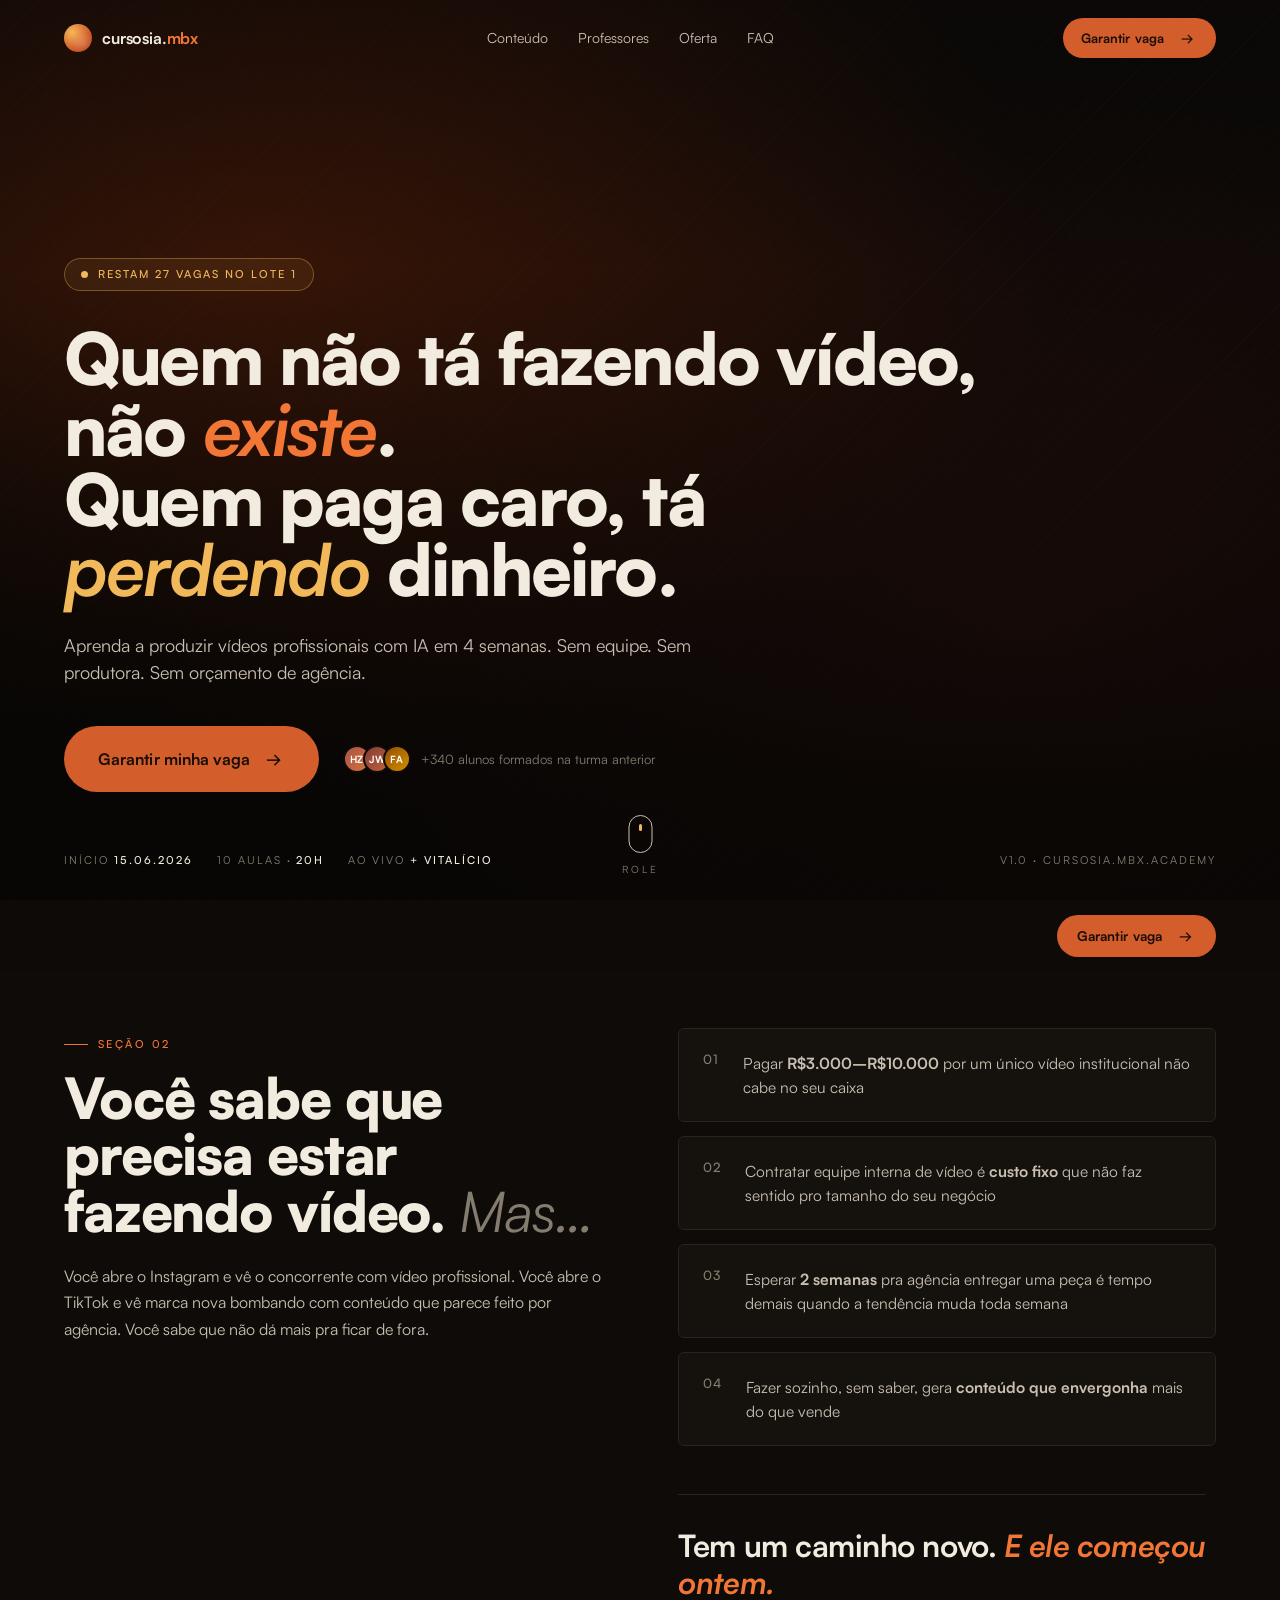
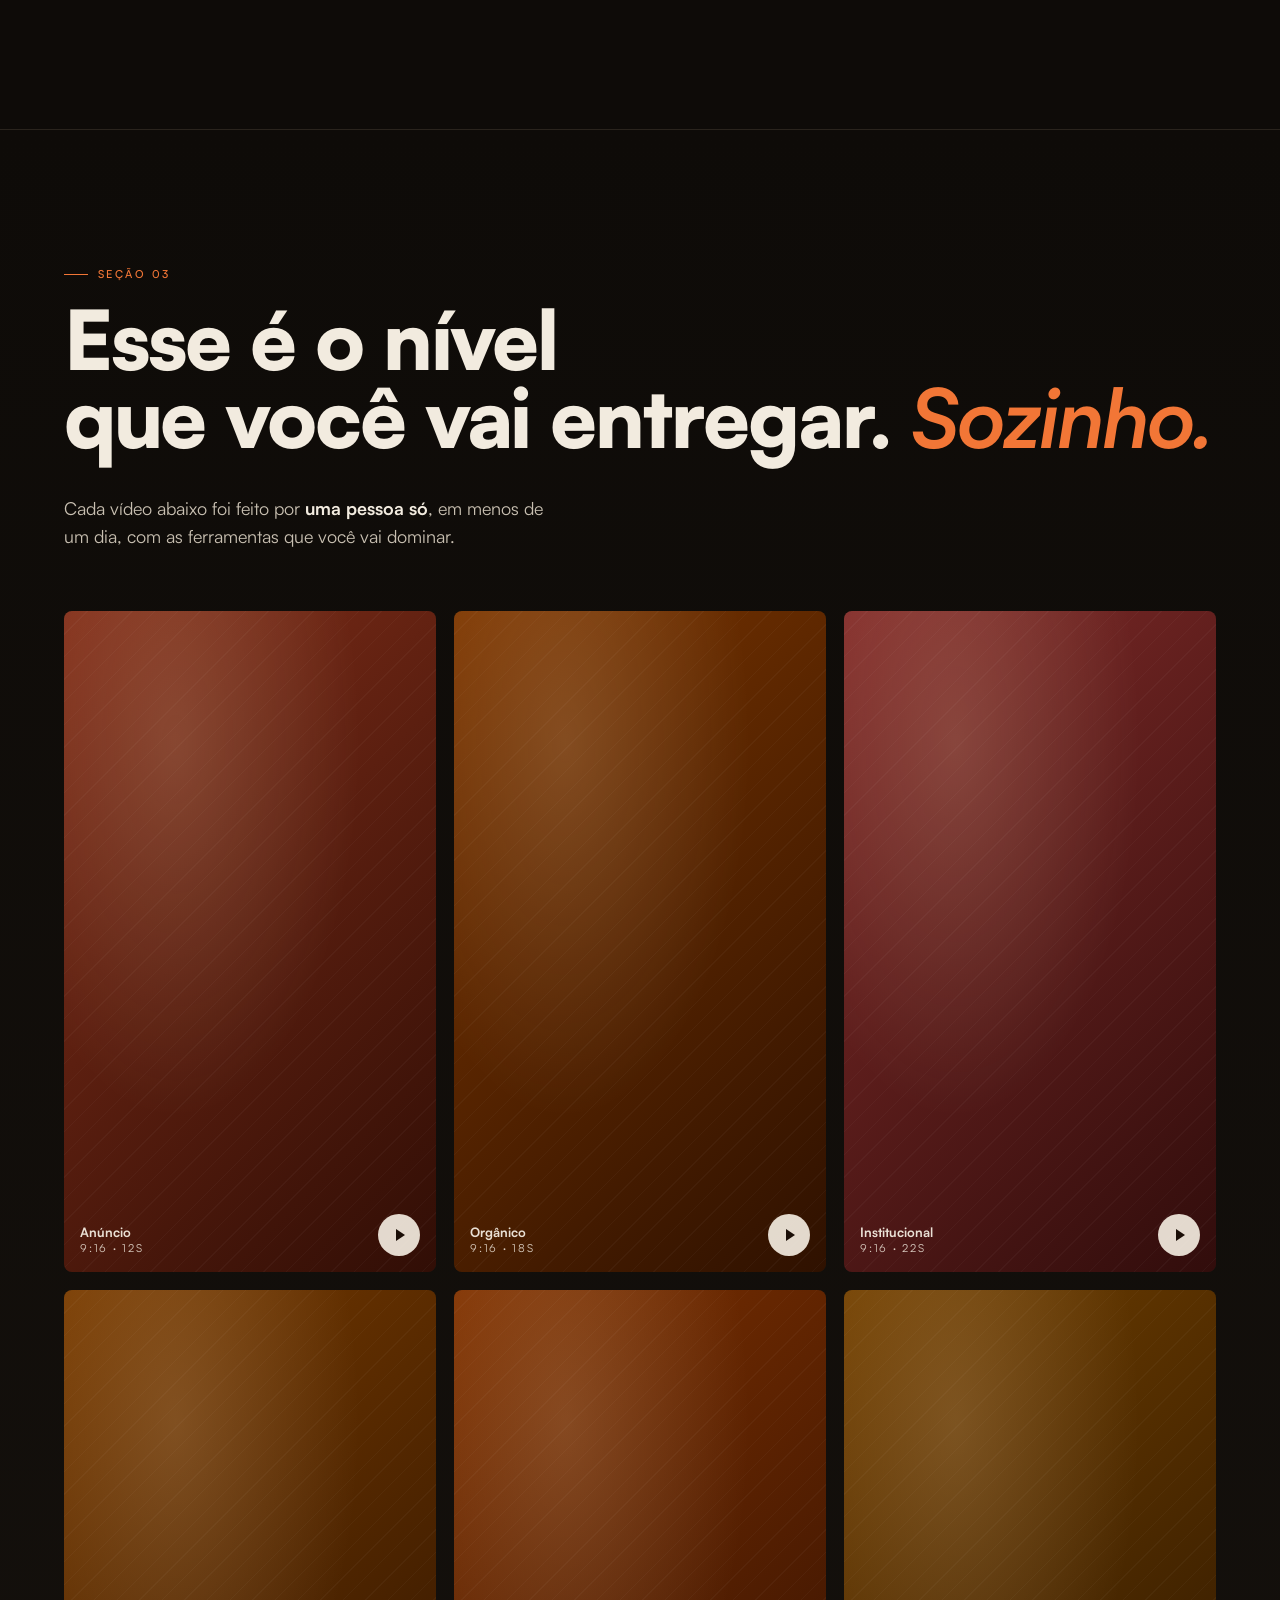
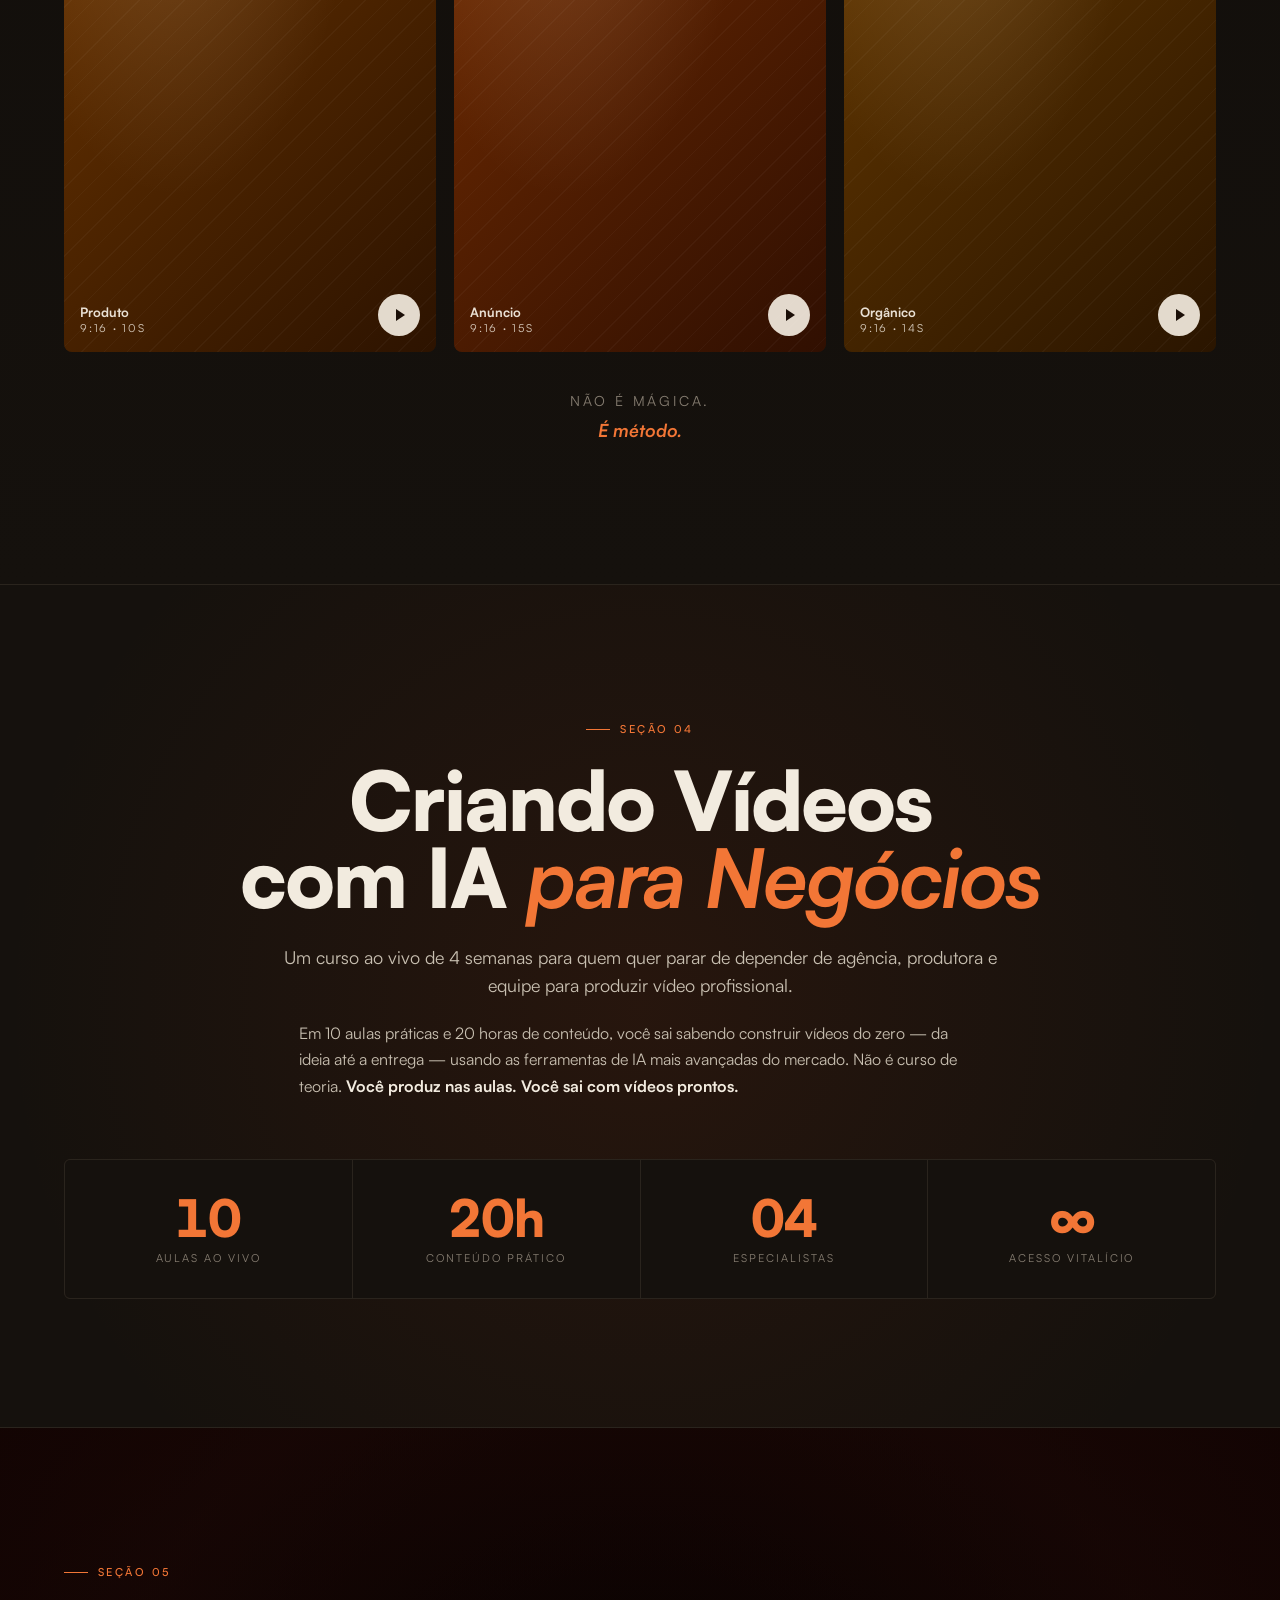
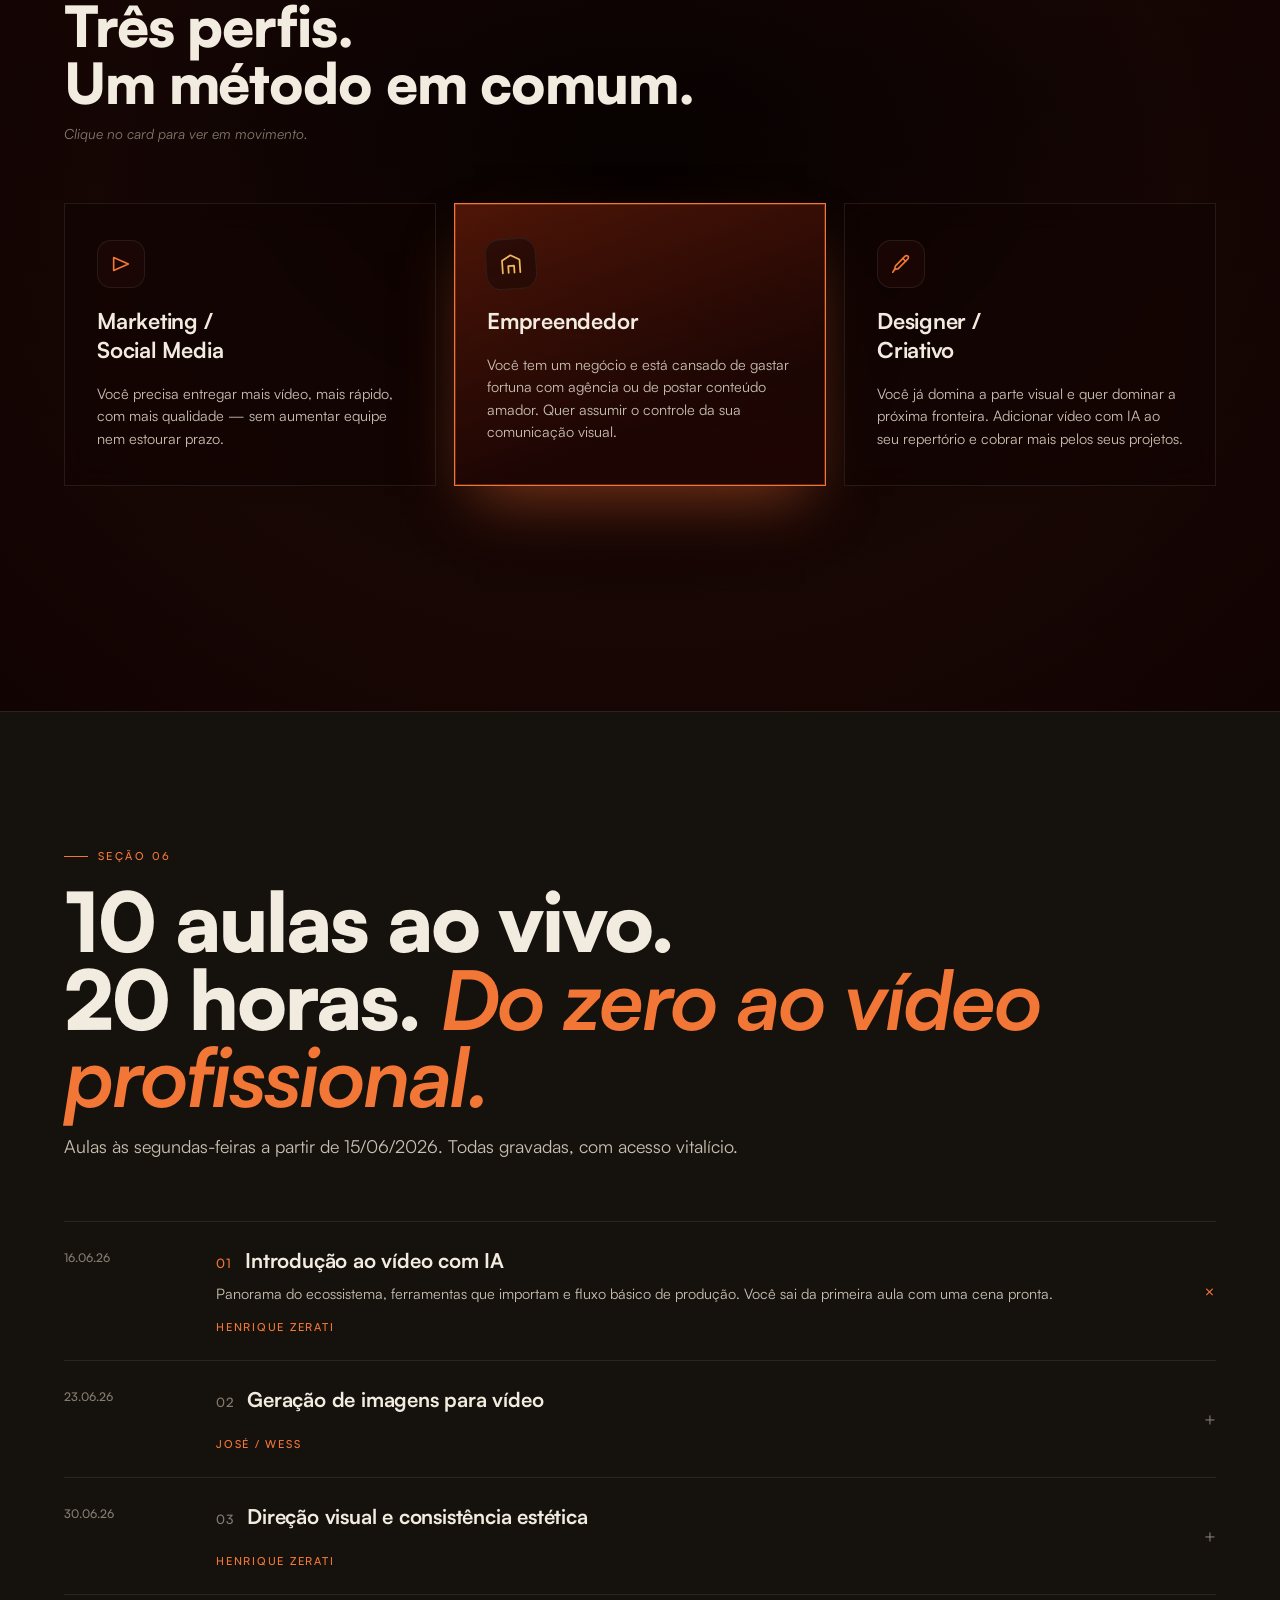
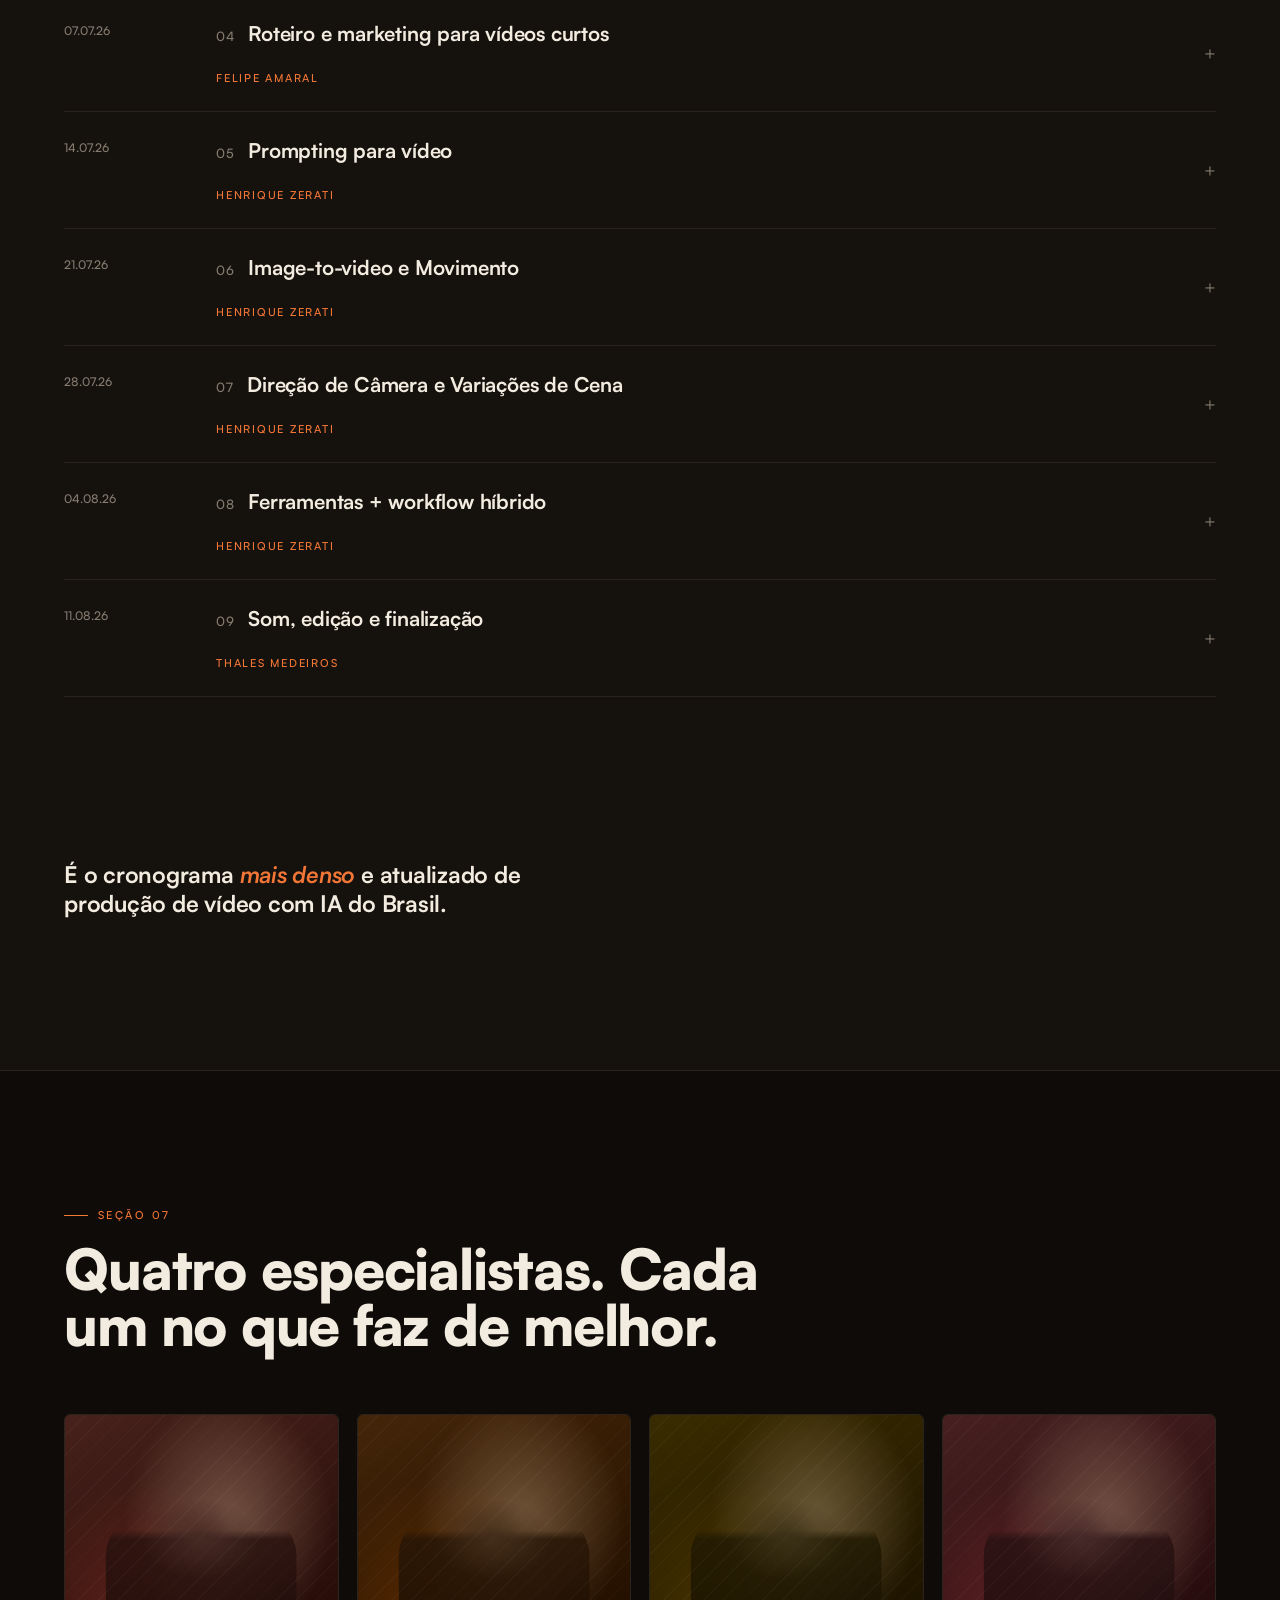
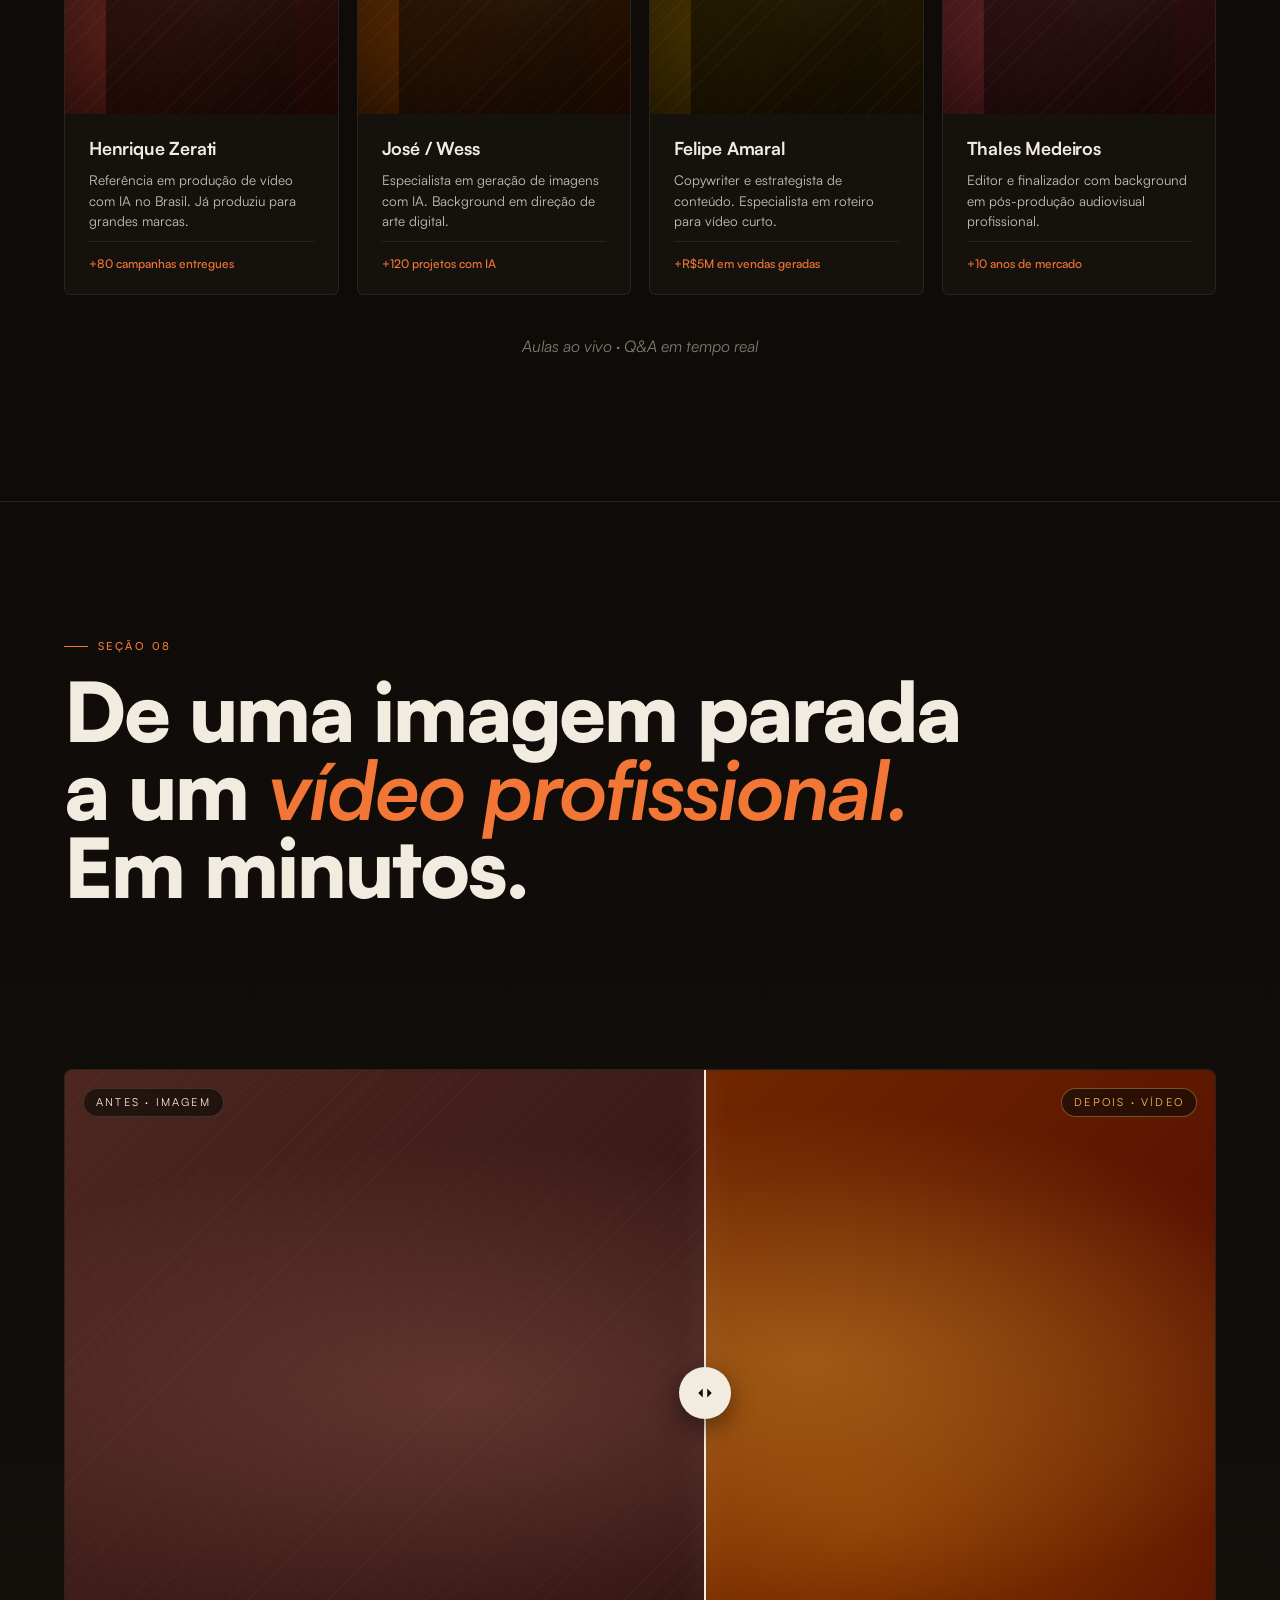
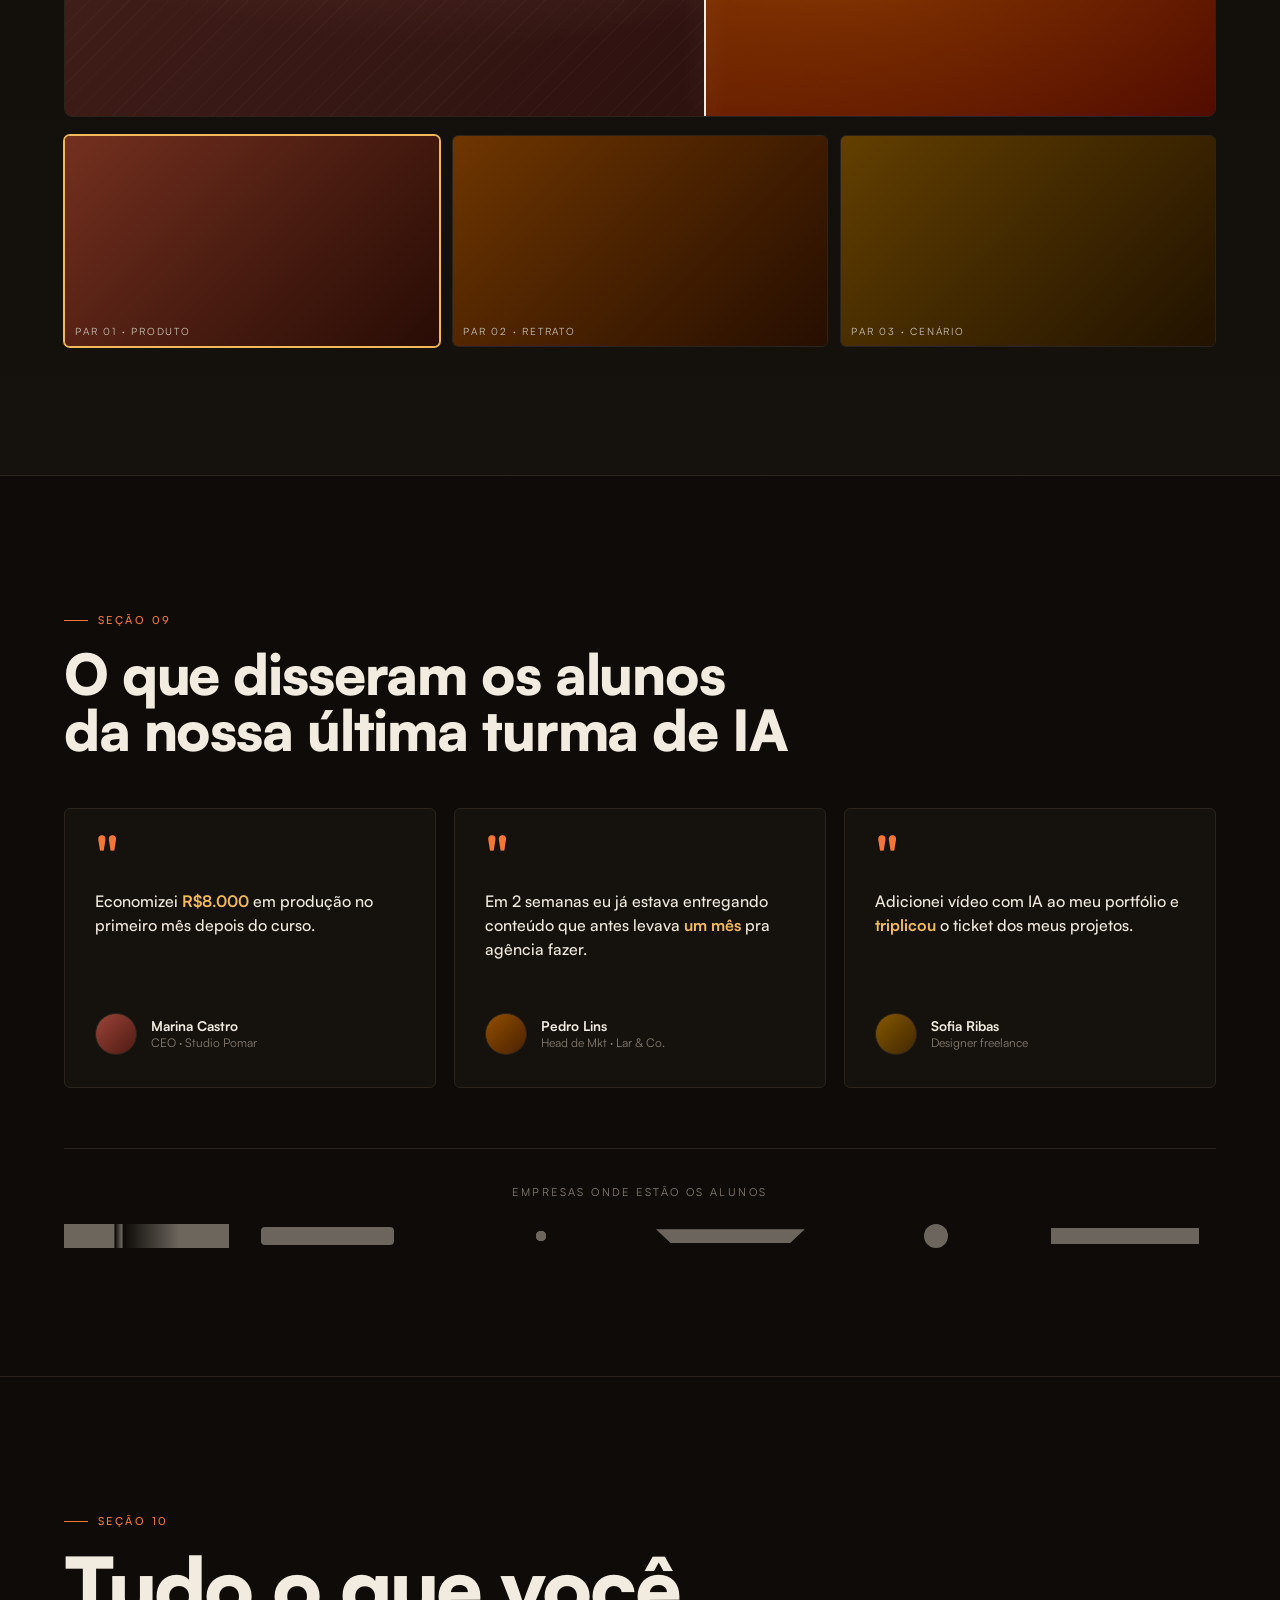
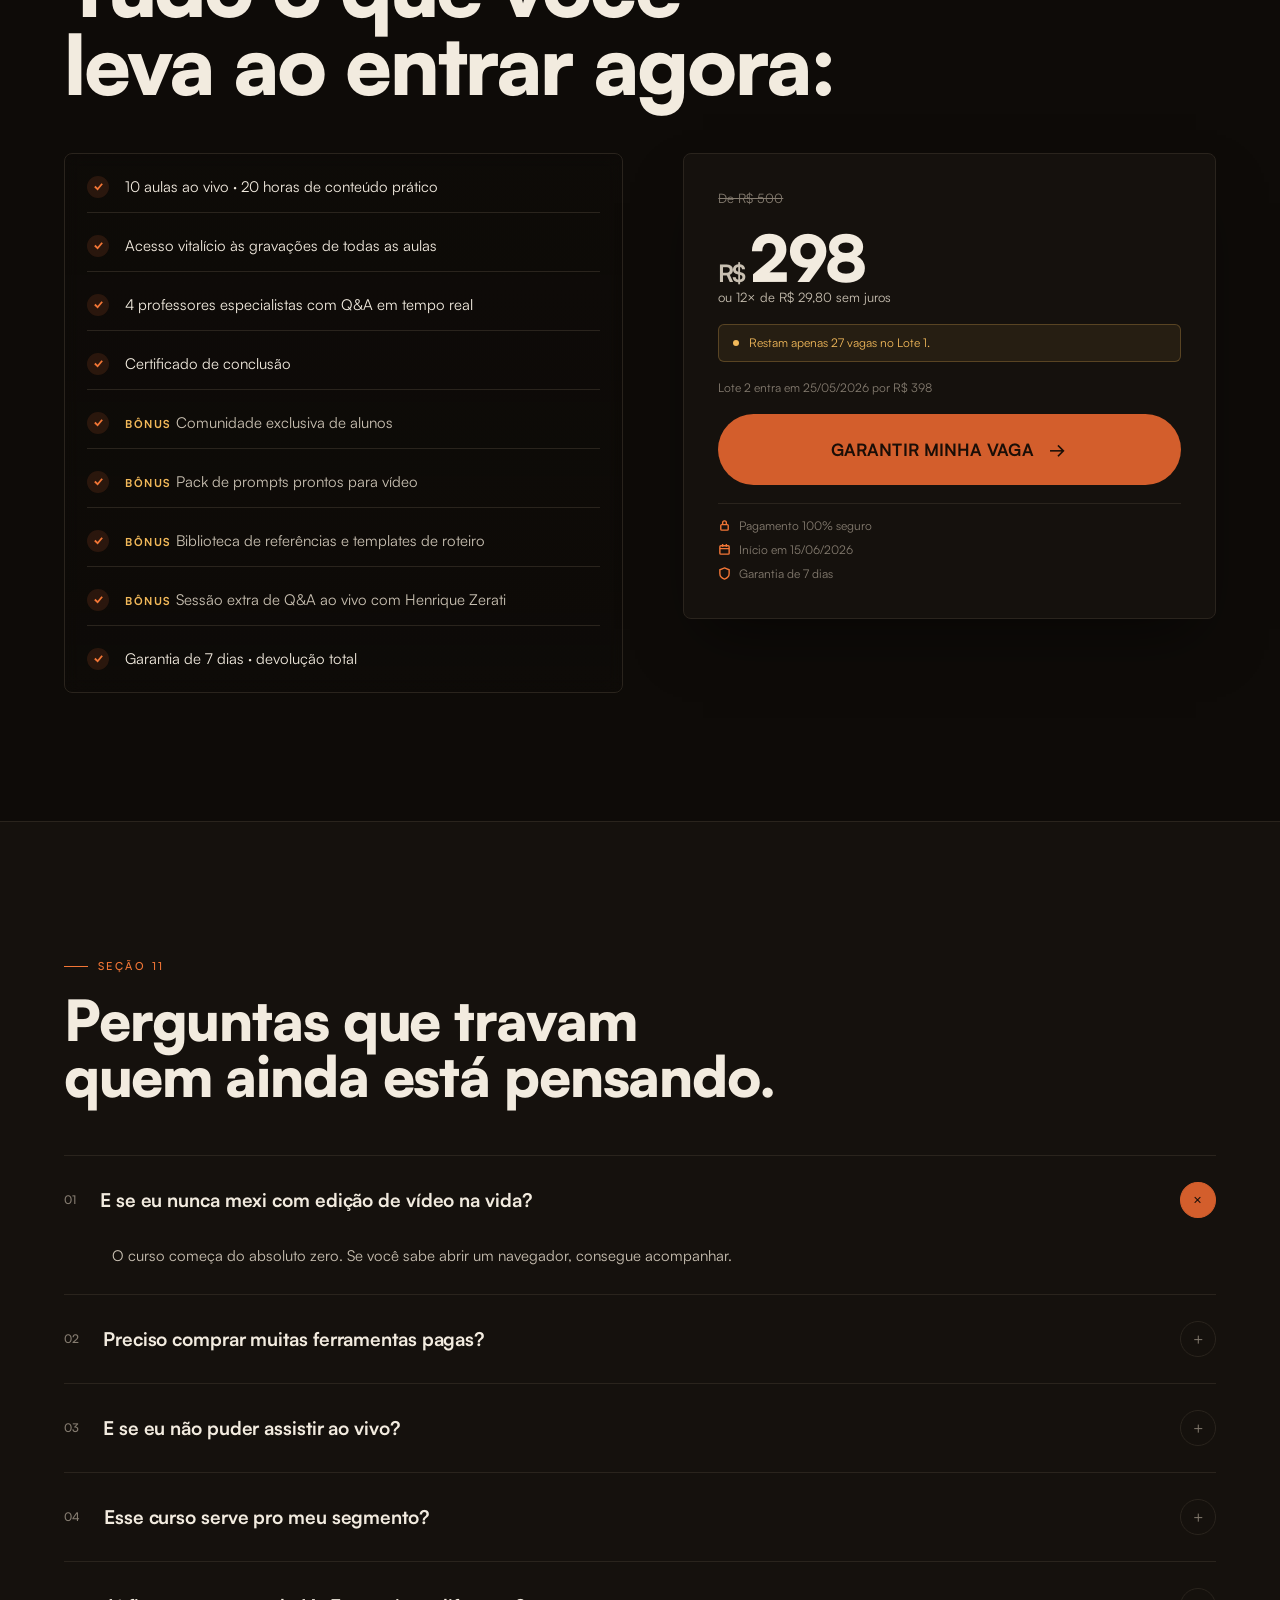
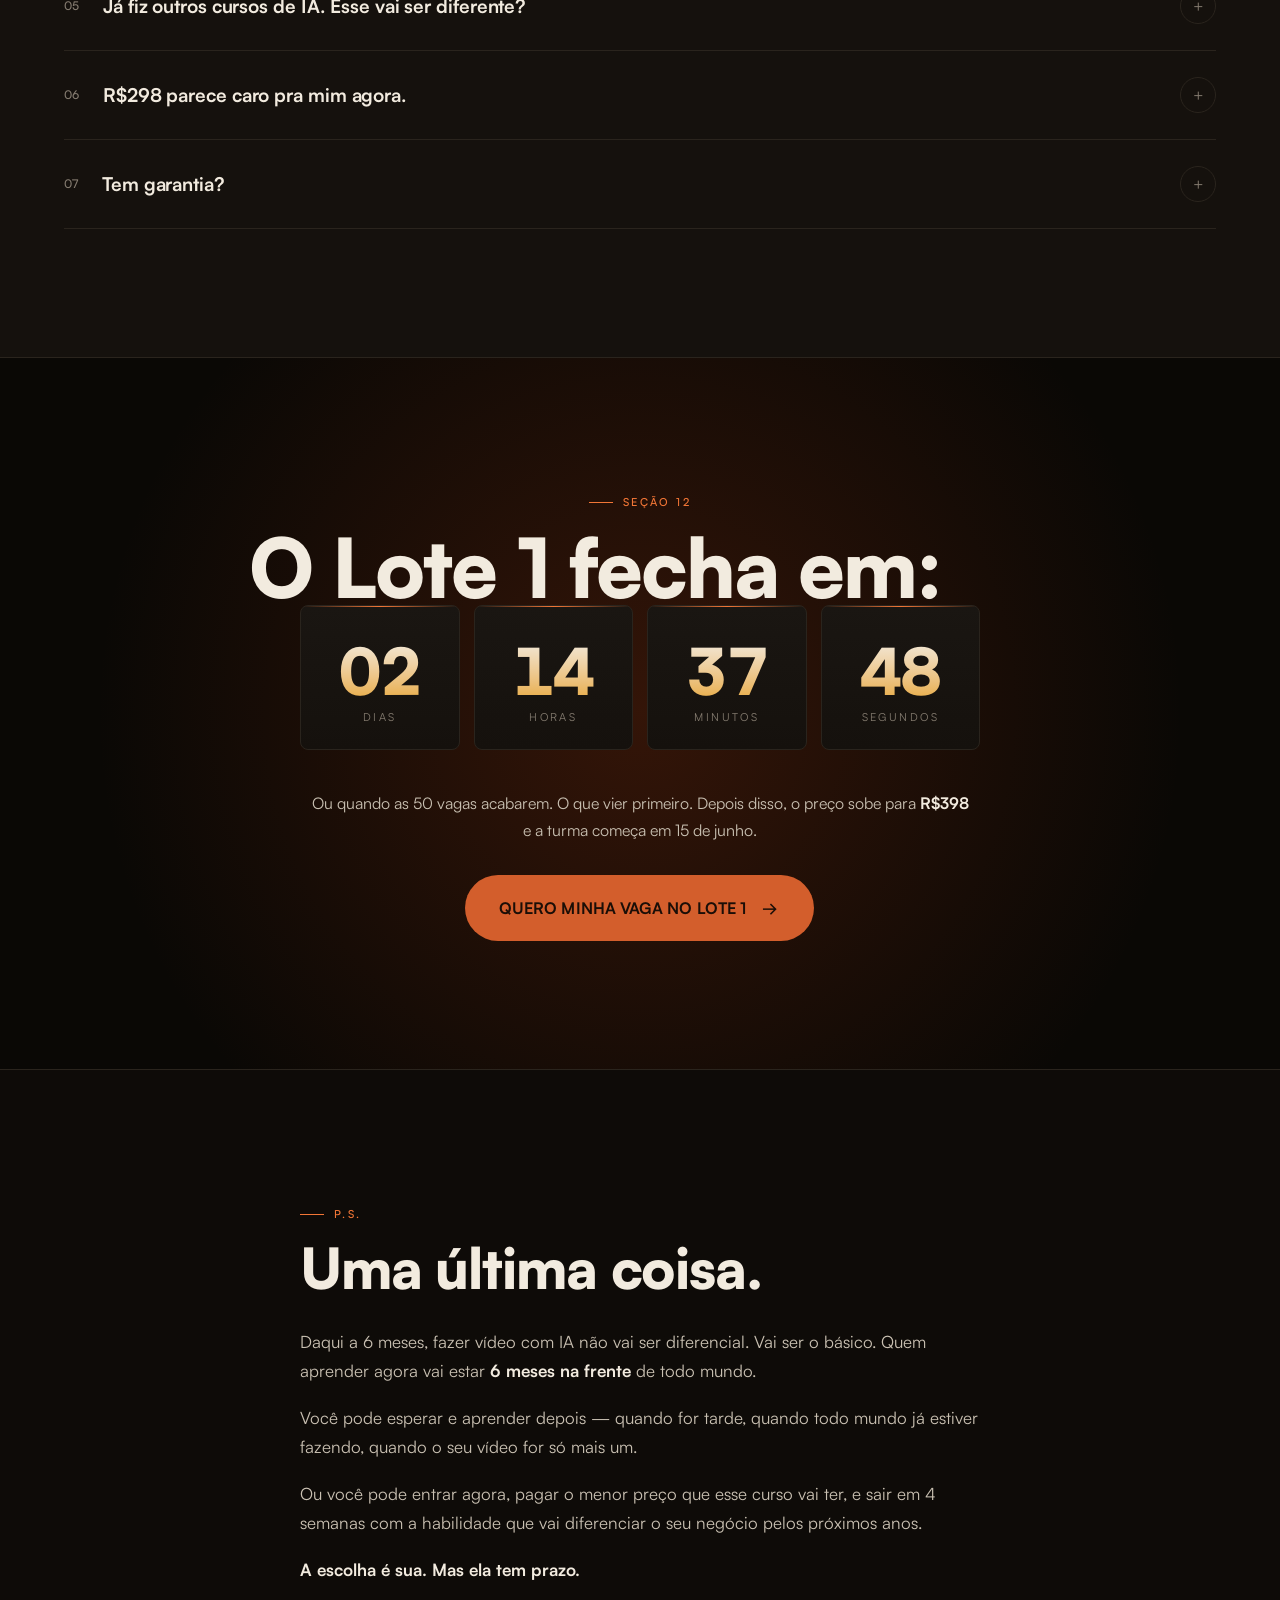
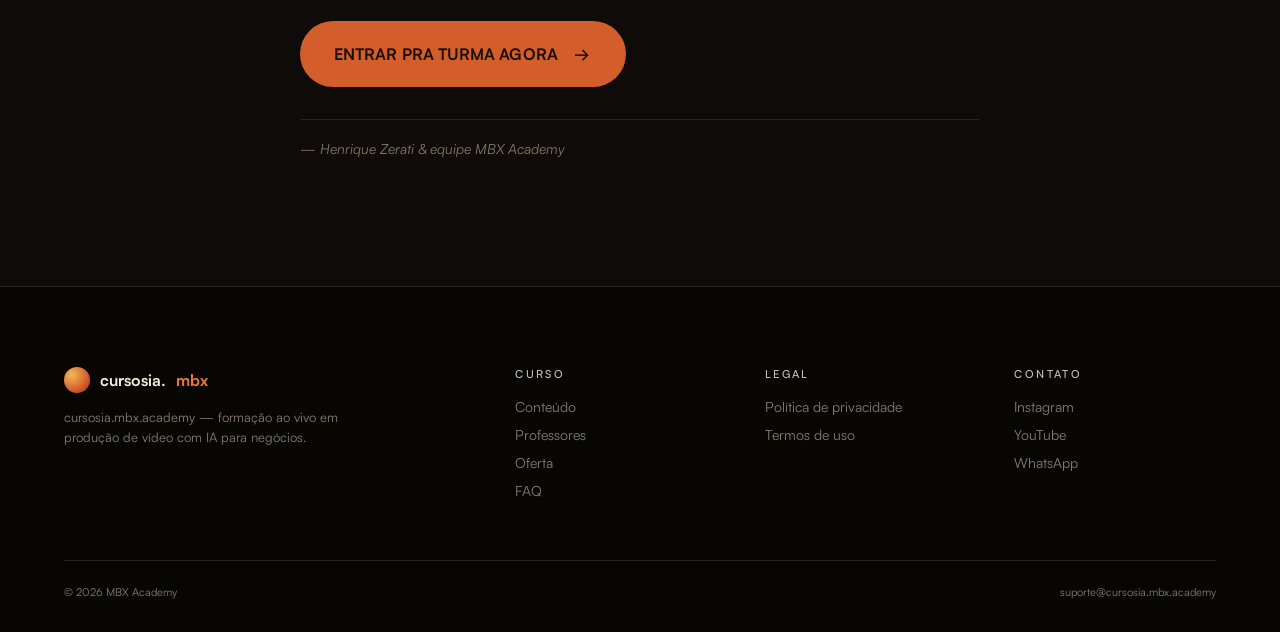
<file: project/LP - standalone-source.html>
<!doctype html>
<html lang="pt-BR">
<head>
<meta charset="utf-8" />
<title>Criando Vídeos com IA · MBX Academy</title>
<meta name="viewport" content="width=device-width, initial-scale=1" />
<link rel="stylesheet" href="styles.css" />
<meta name="ext-resource-dependency" content="assets/perfis-marketing.mp4" data-resource-id="perfMarketing" />
<meta name="ext-resource-dependency" content="assets/perfis-empreendedor.mp4" data-resource-id="perfEmpreendedor" />
<meta name="ext-resource-dependency" content="assets/perfis-designer.mp4" data-resource-id="perfDesigner" />
<script>
  window.addEventListener('DOMContentLoaded', () => {
    const map = { marketing: 'perfMarketing', empreendedor: 'perfEmpreendedor', designer: 'perfDesigner' };
    document.querySelectorAll('.perfis-video').forEach(v => {
      const id = map[v.dataset.key];
      const url = window.__resources && window.__resources[id];
      if (url) v.src = url;
    });
  });
</script>
<template id="__bundler_thumbnail" data-bg-color="#0E0B08">
  <svg viewBox="0 0 1200 800" xmlns="http://www.w3.org/2000/svg">
    <rect width="1200" height="800" fill="#0E0B08"/>
    <g transform="translate(600 400)">
      <circle r="180" fill="none" stroke="#C95F3A" stroke-width="2" opacity="0.4"/>
      <circle r="120" fill="none" stroke="#C95F3A" stroke-width="2" opacity="0.7"/>
      <polygon points="-40,-50 -40,50 50,0" fill="#E8A857"/>
    </g>
    <text x="600" y="640" text-anchor="middle" fill="#F2EBDF" font-family="serif" font-size="32" font-weight="900" letter-spacing="8">CRIANDO VÍDEOS COM IA</text>
    <text x="600" y="680" text-anchor="middle" fill="#8a7d6e" font-family="sans-serif" font-size="14" letter-spacing="6">MBX ACADEMY</text>
  </svg>
</template>
</head>
<body>

<!-- ============ NAV ============ -->
<nav class="nav">
  <a href="#top" class="logo">
    <span class="logo-mark"></span>
    <span>cursosia.<span style="color:var(--terra-hi)">mbx</span></span>
  </a>
  <div class="links">
    <a href="#conteudo">Conteúdo</a>
    <a href="#professores">Professores</a>
    <a href="#oferta">Oferta</a>
    <a href="#faq">FAQ</a>
  </div>
  <a href="#oferta" class="btn cta">Garantir vaga <span class="arrow">→</span></a>
</nav>

<!-- ============ S1 · HERO ============ -->
<header class="hero" id="top" data-screen-label="01 Hero">
  <div class="video-wrap">
    <div class="video-fallback"></div>
  </div>
  <div class="content">
    <span class="urgency"><span class="pulse"></span>Restam 27 vagas no Lote 1</span>
    <h1>
      <span class="word"><span style="--i:0">Quem</span></span>
      <span class="word"><span style="--i:1">não</span></span>
      <span class="word"><span style="--i:2">tá</span></span>
      <span class="word"><span style="--i:3">fazendo</span></span>
      <span class="word"><span style="--i:4">vídeo,</span></span>
      <span class="word"><span style="--i:5">não</span></span>
      <span class="word"><span style="--i:6 ;color:var(--terra-hi)" class="accent">existe</span></span><span class="word"><span style="--i:7">.</span></span>
      <br/>
      <span class="word"><span style="--i:8">Quem</span></span>
      <span class="word"><span style="--i:9">paga</span></span>
      <span class="word"><span style="--i:10">caro,</span></span>
      <span class="word"><span style="--i:11">tá</span></span>
      <span class="word"><span style="--i:12;color:var(--amber)" class="accent">perdendo</span></span>
      <span class="word"><span style="--i:13">dinheiro</span></span><span class="word"><span style="--i:14">.</span></span>
    </h1>
    <p class="sub">Aprenda a produzir vídeos profissionais com IA em 4 semanas. Sem equipe. Sem produtora. Sem orçamento de agência.</p>
    <div class="cta-row">
      <a href="#oferta" class="btn btn-lg">Garantir minha vaga <span class="arrow">→</span></a>
      <div class="microproof">
        <div class="avatars"><span>HZ</span><span>JW</span><span>FA</span></div>
        <span>+340 alunos formados na turma anterior</span>
      </div>
    </div>
  </div>
  <div class="meta-strip">
    <div>
      <span>Início <b>15.06.2026</b></span>
      <span>10 aulas · <b>20h</b></span>
      <span>Ao vivo <b>+ vitalício</b></span>
    </div>
    <div>
      <span>v1.0 · cursosia.mbx.academy</span>
    </div>
  </div>
  <div class="scroll-indicator">
    <div class="mouse"></div>
    <span class="label">Role</span>
  </div>
</header>

<!-- ============ S2 · DOR ============ -->
<section class="section s-dor" data-screen-label="02 Dor">
  <div class="container">
    <div class="grid">
      <div>
        <span class="eyebrow reveal">Seção 02</span>
        <h2 class="h-1 reveal" style="margin:18px 0 24px">Você sabe que precisa estar fazendo vídeo. <em style="color:var(--muted);font-style:italic;font-weight:300">Mas…</em></h2>
        <p class="body reveal">Você abre o Instagram e vê o concorrente com vídeo profissional. Você abre o TikTok e vê marca nova bombando com conteúdo que parece feito por agência. Você sabe que não dá mais pra ficar de fora.</p>
      </div>
      <div>
        <ul class="pain-list reveal-stagger">
          <li class="pain-item"><span class="num">01</span><p>Pagar <b>R$3.000–R$10.000</b> por um único vídeo institucional não cabe no seu caixa</p></li>
          <li class="pain-item"><span class="num">02</span><p>Contratar equipe interna de vídeo é <b>custo fixo</b> que não faz sentido pro tamanho do seu negócio</p></li>
          <li class="pain-item"><span class="num">03</span><p>Esperar <b>2 semanas</b> pra agência entregar uma peça é tempo demais quando a tendência muda toda semana</p></li>
          <li class="pain-item"><span class="num">04</span><p>Fazer sozinho, sem saber, gera <b>conteúdo que envergonha</b> mais do que vende</p></li>
        </ul>
        <div class="dor-closer reveal">Tem um caminho novo. <em>E ele começou ontem.</em></div>
      </div>
    </div>
  </div>
</section>

<!-- ============ S3 · FUTURO ============ -->
<section class="section s-futuro" data-screen-label="03 Futuro">
  <div class="container">
    <div class="futuro-head">
      <div>
        <span class="eyebrow reveal">Seção 03</span>
        <h2 class="h-display reveal" style="margin:18px 0 0">Esse é o nível<br/>que você vai entregar. <em style="color:var(--terra-hi);font-style:italic;font-weight:700">Sozinho.</em></h2>
      </div>
      <p class="lead reveal">Cada vídeo abaixo foi feito por <b style="color:var(--ink)">uma pessoa só</b>, em menos de um dia, com as ferramentas que você vai dominar.</p>
    </div>
    <div class="video-grid reveal-stagger">
      <div class="video-card" style="--h:35"><div class="gradient"></div><div class="glow"></div><div class="meta"><div><div style="font-size:13px;color:rgba(242,235,223,.95);text-transform:none;letter-spacing:0;font-weight:700">Anúncio</div>9:16 · 12s</div><div class="play"><svg viewBox="0 0 14 14" fill="currentColor"><path d="M3 1l9 6-9 6z"/></svg></div></div></div>
      <div class="video-card" style="--h:55"><div class="gradient"></div><div class="glow"></div><div class="meta"><div><div style="font-size:13px;color:rgba(242,235,223,.95);text-transform:none;letter-spacing:0;font-weight:700">Orgânico</div>9:16 · 18s</div><div class="play"><svg viewBox="0 0 14 14" fill="currentColor"><path d="M3 1l9 6-9 6z"/></svg></div></div></div>
      <div class="video-card" style="--h:25"><div class="gradient"></div><div class="glow"></div><div class="meta"><div><div style="font-size:13px;color:rgba(242,235,223,.95);text-transform:none;letter-spacing:0;font-weight:700">Institucional</div>9:16 · 22s</div><div class="play"><svg viewBox="0 0 14 14" fill="currentColor"><path d="M3 1l9 6-9 6z"/></svg></div></div></div>
      <div class="video-card" style="--h:65"><div class="gradient"></div><div class="glow"></div><div class="meta"><div><div style="font-size:13px;color:rgba(242,235,223,.95);text-transform:none;letter-spacing:0;font-weight:700">Produto</div>9:16 · 10s</div><div class="play"><svg viewBox="0 0 14 14" fill="currentColor"><path d="M3 1l9 6-9 6z"/></svg></div></div></div>
      <div class="video-card" style="--h:45"><div class="gradient"></div><div class="glow"></div><div class="meta"><div><div style="font-size:13px;color:rgba(242,235,223,.95);text-transform:none;letter-spacing:0;font-weight:700">Anúncio</div>9:16 · 15s</div><div class="play"><svg viewBox="0 0 14 14" fill="currentColor"><path d="M3 1l9 6-9 6z"/></svg></div></div></div>
      <div class="video-card" style="--h:75"><div class="gradient"></div><div class="glow"></div><div class="meta"><div><div style="font-size:13px;color:rgba(242,235,223,.95);text-transform:none;letter-spacing:0;font-weight:700">Orgânico</div>9:16 · 14s</div><div class="play"><svg viewBox="0 0 14 14" fill="currentColor"><path d="M3 1l9 6-9 6z"/></svg></div></div></div>
    </div>
    <p class="futuro-foot reveal">Não é mágica.<em>É método.</em></p>
  </div>
</section>

<!-- ============ S4 · VIRADA ============ -->
<section class="section s-virada" data-screen-label="04 Virada">
  <div class="container">
    <span class="eyebrow reveal">Seção 04</span>
    <h2 class="h-display reveal">Criando Vídeos<br/>com IA <em style="color:var(--terra-hi);font-style:italic;font-weight:700">para Negócios</em></h2>
    <p class="lead reveal">Um curso ao vivo de 4 semanas para quem quer parar de depender de agência, produtora e equipe para produzir vídeo profissional.</p>
    <p class="body reveal">Em 10 aulas práticas e 20 horas de conteúdo, você sai sabendo construir vídeos do zero — da ideia até a entrega — usando as ferramentas de IA mais avançadas do mercado. Não é curso de teoria. <strong style="color:var(--ink)">Você produz nas aulas. Você sai com vídeos prontos.</strong></p>
    <div class="stats reveal-stagger">
      <div><div class="num">10</div><div class="lbl">Aulas ao vivo</div></div>
      <div><div class="num">20h</div><div class="lbl">Conteúdo prático</div></div>
      <div><div class="num">04</div><div class="lbl">Especialistas</div></div>
      <div><div class="num">∞</div><div class="lbl">Acesso vitalício</div></div>
    </div>
  </div>
</section>

<!-- ============ S5 · PERFIS ============ -->
<section class="section s-perfis" data-screen-label="05 Perfis">
  <div class="perfis-bg">
    <video class="perfis-video is-on" data-key="empreendedor" autoplay muted loop playsinline preload="metadata"></video>
    <video class="perfis-video" data-key="marketing" muted loop playsinline preload="metadata"></video>
    <video class="perfis-video" data-key="designer" muted loop playsinline preload="metadata"></video>
    <div class="perfis-fade"></div>
    <div class="perfis-scrim"></div>
  </div>
  <div class="container">
    <div class="perfis-head">
      <div>
        <span class="eyebrow reveal">Seção 05</span>
        <h2 class="h-1 reveal" style="margin:18px 0 0">Três perfis.<br/>Um método em comum.</h2>
        <p class="reveal" style="margin:14px 0 0;font-size:14px;color:var(--muted);font-style:italic">Clique no card para ver em movimento.</p>
      </div>
    </div>
    <div class="perfis reveal-stagger">
      <button type="button" class="perfil" data-target="marketing">
        <div class="ico"><svg viewBox="0 0 24 24" fill="none" stroke="currentColor" stroke-width="1.8" stroke-linecap="round" stroke-linejoin="round"><path d="M4 19V5l16 7-16 7z"/></svg></div>
        <h3>Marketing /<br/>Social Media</h3>
        <p>Você precisa entregar mais vídeo, mais rápido, com mais qualidade — sem aumentar equipe nem estourar prazo.</p>
      </button>
      <button type="button" class="perfil active" data-target="empreendedor">
        <div class="ico"><svg viewBox="0 0 24 24" fill="none" stroke="currentColor" stroke-width="1.8" stroke-linecap="round" stroke-linejoin="round"><path d="M3 21V8l9-5 9 5v13"/><path d="M9 21v-7h6v7"/></svg></div>
        <h3>Empreendedor</h3>
        <p>Você tem um negócio e está cansado de gastar fortuna com agência ou de postar conteúdo amador. Quer assumir o controle da sua comunicação visual.</p>
      </button>
      <button type="button" class="perfil" data-target="designer">
        <div class="ico"><svg viewBox="0 0 24 24" fill="none" stroke="currentColor" stroke-width="1.8" stroke-linecap="round" stroke-linejoin="round"><path d="M16.5 3.5a2.121 2.121 0 1 1 3 3L9 17l-4 1 1-4 10.5-10.5z"/><path d="M14 6l3 3"/><path d="M5 18l-2 3"/></svg></div>
        <h3>Designer /<br/>Criativo</h3>
        <p>Você já domina a parte visual e quer dominar a próxima fronteira. Adicionar vídeo com IA ao seu repertório e cobrar mais pelos seus projetos.</p>
      </button>
    </div>
    <p class="perfis-closer reveal">Não importa de onde você vem. <span style="font-style:normal;color:var(--ink);font-weight:700">Importa onde você quer chegar.</span></p>
  </div>
</section>

<!-- ============ S6 · CRONOGRAMA ============ -->
<section class="section s-cronograma" id="conteudo" data-screen-label="06 Cronograma">
  <div class="container">
    <div class="cron-head">
      <span class="eyebrow reveal">Seção 06</span>
      <h2 class="h-display reveal" style="margin:18px 0 0">10 aulas ao vivo.<br/>20 horas. <em style="color:var(--terra-hi);font-style:italic;font-weight:700">Do zero ao vídeo profissional.</em></h2>
      <p class="lead reveal">Aulas às segundas-feiras a partir de 15/06/2026. Todas gravadas, com acesso vitalício.</p>
    </div>
    <div class="timeline">
      <div class="aula reveal"><span class="date">16.06.26</span>
        <div class="body-col"><h4><span class="num-inline">01</span>Introdução ao vídeo com IA</h4><p>Panorama do ecossistema, ferramentas que importam e fluxo básico de produção. Você sai da primeira aula com uma cena pronta.</p><span class="prof">Henrique Zerati</span></div>
        <span class="toggle">+</span></div>
      <div class="aula reveal"><span class="date">23.06.26</span>
        <div class="body-col"><h4><span class="num-inline">02</span>Geração de imagens para vídeo</h4><p>Como gerar cenas com consistência de personagem, estilo e enquadramento para image-to-video.</p><span class="prof">José / Wess</span></div>
        <span class="toggle">+</span></div>
      <div class="aula reveal"><span class="date">30.06.26</span>
        <div class="body-col"><h4><span class="num-inline">03</span>Direção visual e consistência estética</h4><p>Como manter unidade visual ao longo de múltiplas cenas. Identidade estética com IA.</p><span class="prof">Henrique Zerati</span></div>
        <span class="toggle">+</span></div>
      <div class="aula reveal"><span class="date">07.07.26</span>
        <div class="body-col"><h4><span class="num-inline">04</span>Roteiro e marketing para vídeos curtos</h4><p>Estrutura narrativa para conteúdo e anúncios com foco em retenção, clareza e conversão.</p><span class="prof">Felipe Amaral</span></div>
        <span class="toggle">+</span></div>
      <div class="aula reveal"><span class="date">14.07.26</span>
        <div class="body-col"><h4><span class="num-inline">05</span>Prompting para vídeo</h4><p>Transformação do roteiro em prompts controláveis para geração de vídeo sem resultados aleatórios.</p><span class="prof">Henrique Zerati</span></div>
        <span class="toggle">+</span></div>
      <div class="aula reveal"><span class="date">21.07.26</span>
        <div class="body-col"><h4><span class="num-inline">06</span>Image-to-video e Movimento</h4><p>Execução da transformação de imagens em vídeo com controle de movimento, profundidade e fluidez.</p><span class="prof">Henrique Zerati</span></div>
        <span class="toggle">+</span></div>
      <div class="aula reveal"><span class="date">28.07.26</span>
        <div class="body-col"><h4><span class="num-inline">07</span>Direção de Câmera e Variações de Cena</h4><p>Uso intencional de pan, tilt, dolly, zoom e variação de planos para aumentar retenção.</p><span class="prof">Henrique Zerati</span></div>
        <span class="toggle">+</span></div>
      <div class="aula reveal"><span class="date">04.08.26</span>
        <div class="body-col"><h4><span class="num-inline">08</span>Ferramentas + workflow híbrido</h4><p>Fluxo eficiente combinando diferentes ferramentas de IA e edição por etapa de produção.</p><span class="prof">Henrique Zerati</span></div>
        <span class="toggle">+</span></div>
      <div class="aula reveal"><span class="date">11.08.26</span>
        <div class="body-col"><h4><span class="num-inline">09</span>Som, edição e finalização</h4><p>Integração de som, voz e montagem para dar ritmo, clareza e impacto ao vídeo final.</p><span class="prof">Thales Medeiros</span></div>
        <span class="toggle">+</span></div>
      <div class="aula reveal"><span class="date">18.08.26</span>
        <div class="body-col"><h4><span class="num-inline">10</span>Projeto final + aplicação real</h4><p>Construção completa de um vídeo com IA, do conceito à entrega. Análise de decisões criativas.</p><span class="prof">Henrique Zerati</span></div>
        <span class="toggle">+</span></div>
    </div>
    <p class="cron-foot reveal">É o cronograma <em style="color:var(--terra-hi);font-style:italic">mais denso</em> e atualizado de produção de vídeo com IA do Brasil.</p>
  </div>
</section>

<!-- ============ S7 · PROFESSORES ============ -->
<section class="section s-profs" id="professores" data-screen-label="07 Professores">
  <div class="container">
    <span class="eyebrow reveal">Seção 07</span>
    <h2 class="h-1 reveal" style="margin:18px 0 0;max-width:18ch">Quatro especialistas. Cada um no que faz de melhor.</h2>
    <div class="profs reveal-stagger">
      <div class="prof-card"><div class="photo" style="--ph:30"><div class="silhouette"></div></div>
        <div class="info"><div class="pname">Henrique Zerati</div><div class="pbio">Referência em produção de vídeo com IA no Brasil. Já produziu para grandes marcas.</div><div class="pnum">+80 campanhas entregues</div></div>
      </div>
      <div class="prof-card"><div class="photo" style="--ph:60"><div class="silhouette"></div></div>
        <div class="info"><div class="pname">José / Wess</div><div class="pbio">Especialista em geração de imagens com IA. Background em direção de arte digital.</div><div class="pnum">+120 projetos com IA</div></div>
      </div>
      <div class="prof-card"><div class="photo" style="--ph:90"><div class="silhouette"></div></div>
        <div class="info"><div class="pname">Felipe Amaral</div><div class="pbio">Copywriter e estrategista de conteúdo. Especialista em roteiro para vídeo curto.</div><div class="pnum">+R$5M em vendas geradas</div></div>
      </div>
      <div class="prof-card"><div class="photo" style="--ph:20"><div class="silhouette"></div></div>
        <div class="info"><div class="pname">Thales Medeiros</div><div class="pbio">Editor e finalizador com background em pós-produção audiovisual profissional.</div><div class="pnum">+10 anos de mercado</div></div>
      </div>
    </div>
    <p class="profs-closer reveal">Aulas ao vivo · Q&amp;A em tempo real</p>
  </div>
</section>

<!-- ============ S8 · BEFORE/AFTER ============ -->
<section class="section s-slider" data-screen-label="08 Diferencial">
  <div class="container">
    <div class="slider-head">
      <div>
        <span class="eyebrow reveal">Seção 08</span>
        <h2 class="h-display reveal" style="margin:18px 0 0">De uma imagem parada<br/>a um <em style="color:var(--terra-hi);font-style:italic;font-weight:700">vídeo profissional.</em><br/>Em minutos.</h2>
      </div>
      <p class="lead reveal">Arrasta o slider e vê a transformação que você vai aprender a fazer.</p>
    </div>
    <div class="compare reveal" data-pair="1">
      <div class="side before"></div>
      <div class="side after"></div>
      <span class="label l-before">Antes · imagem</span>
      <span class="label l-after">Depois · vídeo</span>
      <div class="handle"></div>
      <div class="knob">
        <svg viewBox="0 0 24 24" fill="currentColor"><path d="M9 18l-6-6 6-6v12zm6 0l6-6-6-6v12z"/></svg>
      </div>
    </div>
    <div class="pair-thumbs reveal-stagger">
      <div class="pair-thumb active"><div class="grad" style="--h:35"></div><span class="lbl">Par 01 · Produto</span></div>
      <div class="pair-thumb"><div class="grad" style="--h:55"></div><span class="lbl">Par 02 · Retrato</span></div>
      <div class="pair-thumb"><div class="grad" style="--h:80"></div><span class="lbl">Par 03 · Cenário</span></div>
    </div>
  </div>
</section>

<!-- ============ S9 · DEPOIMENTOS ============ -->
<section class="section s-testi" data-screen-label="09 Prova social">
  <div class="container">
    <span class="eyebrow reveal">Seção 09</span>
    <h2 class="h-1 reveal" style="margin:18px 0 0;max-width:22ch">O que disseram os alunos da nossa última turma de IA</h2>
    <div class="testi-row reveal-stagger">
      <div class="testi"><span class="quote-mk">"</span>
        <blockquote>Economizei <b style="color:var(--amber)">R$8.000</b> em produção no primeiro mês depois do curso.</blockquote>
        <div class="who"><div class="av" style="--h:30"></div><div><div class="nm">Marina Castro</div><div class="rl">CEO · Studio Pomar</div></div></div>
      </div>
      <div class="testi"><span class="quote-mk">"</span>
        <blockquote>Em 2 semanas eu já estava entregando conteúdo que antes levava <b style="color:var(--amber)">um mês</b> pra agência fazer.</blockquote>
        <div class="who"><div class="av" style="--h:60"></div><div><div class="nm">Pedro Lins</div><div class="rl">Head de Mkt · Lar &amp; Co.</div></div></div>
      </div>
      <div class="testi"><span class="quote-mk">"</span>
        <blockquote>Adicionei vídeo com IA ao meu portfólio e <b style="color:var(--amber)">triplicou</b> o ticket dos meus projetos.</blockquote>
        <div class="who"><div class="av" style="--h:80"></div><div><div class="nm">Sofia Ribas</div><div class="rl">Designer freelance</div></div></div>
      </div>
    </div>
    <div class="logos-strip reveal">
      <div class="label">Empresas onde estão os alunos</div>
      <div class="logos">
        <div class="logo-ph" style="-webkit-mask-image:linear-gradient(90deg,#000 30%,transparent 31%,#000 35%,transparent 36%,#000 70%);mask-image:linear-gradient(90deg,#000 30%,transparent 31%,#000 35%,transparent 36%,#000 70%)"></div>
        <div class="logo-ph" style="background:var(--ink-2);mask:none;-webkit-mask:none;border-radius:4px;height:18px;align-self:center;width:80%"></div>
        <div class="logo-ph" style="background:radial-gradient(circle,var(--ink-2) 30%,transparent 31%);height:24px;width:24px;justify-self:center"></div>
        <div class="logo-ph" style="background:var(--ink-2);mask:none;-webkit-mask:none;height:14px;width:90%;clip-path:polygon(0 0,100% 0,90% 100%,10% 100%)"></div>
        <div class="logo-ph" style="background:var(--ink-2);mask:none;-webkit-mask:none;border-radius:50%;height:24px;width:24px;justify-self:center"></div>
        <div class="logo-ph" style="background:var(--ink-2);mask:none;-webkit-mask:none;height:16px;width:90%"></div>
      </div>
    </div>
  </div>
</section>

<!-- ============ S10 · OFERTA ============ -->
<section class="section s-oferta" id="oferta" data-screen-label="10 Oferta">
  <div class="container">
    <span class="eyebrow reveal">Seção 10</span>
    <h2 class="h-display reveal" style="margin:18px 0 0;max-width:18ch">Tudo o que você leva ao entrar agora:</h2>
    <div class="oferta">
      <ul class="includes reveal-stagger">
        <li class="item"><span class="check"><svg viewBox="0 0 12 12" fill="none" stroke="currentColor" stroke-width="2"><path d="M2 6l3 3 5-6"/></svg></span><span>10 aulas ao vivo · 20 horas de conteúdo prático</span></li>
        <li class="item"><span class="check"><svg viewBox="0 0 12 12" fill="none" stroke="currentColor" stroke-width="2"><path d="M2 6l3 3 5-6"/></svg></span><span>Acesso vitalício às gravações de todas as aulas</span></li>
        <li class="item"><span class="check"><svg viewBox="0 0 12 12" fill="none" stroke="currentColor" stroke-width="2"><path d="M2 6l3 3 5-6"/></svg></span><span>4 professores especialistas com Q&amp;A em tempo real</span></li>
        <li class="item"><span class="check"><svg viewBox="0 0 12 12" fill="none" stroke="currentColor" stroke-width="2"><path d="M2 6l3 3 5-6"/></svg></span><span>Certificado de conclusão</span></li>
        <li class="item bonus"><span class="check"><svg viewBox="0 0 12 12" fill="none" stroke="currentColor" stroke-width="2"><path d="M2 6l3 3 5-6"/></svg></span><span><b>Bônus</b>Comunidade exclusiva de alunos</span></li>
        <li class="item bonus"><span class="check"><svg viewBox="0 0 12 12" fill="none" stroke="currentColor" stroke-width="2"><path d="M2 6l3 3 5-6"/></svg></span><span><b>Bônus</b>Pack de prompts prontos para vídeo</span></li>
        <li class="item bonus"><span class="check"><svg viewBox="0 0 12 12" fill="none" stroke="currentColor" stroke-width="2"><path d="M2 6l3 3 5-6"/></svg></span><span><b>Bônus</b>Biblioteca de referências e templates de roteiro</span></li>
        <li class="item bonus"><span class="check"><svg viewBox="0 0 12 12" fill="none" stroke="currentColor" stroke-width="2"><path d="M2 6l3 3 5-6"/></svg></span><span><b>Bônus</b>Sessão extra de Q&amp;A ao vivo com Henrique Zerati</span></li>
        <li class="item"><span class="check"><svg viewBox="0 0 12 12" fill="none" stroke="currentColor" stroke-width="2"><path d="M2 6l3 3 5-6"/></svg></span><span>Garantia de 7 dias · devolução total</span></li>
      </ul>
      <aside class="offer-card reveal">
        <div class="strike">De R$ 500</div>
        <div>
          <div class="price-now"><small>R$</small>298</div>
          <div class="parc">ou 12× de R$ 29,80 sem juros</div>
        </div>
        <div class="scarcity"><span class="pulse"></span>Restam apenas 27 vagas no Lote 1.</div>
        <div class="lote2">Lote 2 entra em 25/05/2026 por R$ 398</div>
        <a href="#" class="btn btn-xl">GARANTIR MINHA VAGA <span class="arrow">→</span></a>
        <div class="seals">
          <span><svg viewBox="0 0 14 14" fill="none" stroke="currentColor" stroke-width="1.5"><rect x="3" y="6" width="8" height="6" rx="1"/><path d="M5 6V4a2 2 0 014 0v2"/></svg> Pagamento 100% seguro</span>
          <span><svg viewBox="0 0 14 14" fill="none" stroke="currentColor" stroke-width="1.5"><rect x="2" y="3" width="10" height="9" rx="1"/><path d="M2 6h10M5 1v3M9 1v3"/></svg> Início em 15/06/2026</span>
          <span><svg viewBox="0 0 14 14" fill="none" stroke="currentColor" stroke-width="1.5"><path d="M7 1l5 2v4c0 3-2 5-5 6-3-1-5-3-5-6V3l5-2z"/></svg> Garantia de 7 dias</span>
        </div>
      </aside>
    </div>
  </div>
</section>

<!-- ============ S11 · FAQ ============ -->
<section class="section s-faq" id="faq" data-screen-label="11 FAQ">
  <div class="container">
    <span class="eyebrow reveal">Seção 11</span>
    <h2 class="h-1 reveal" style="margin:18px 0 0">Perguntas que travam quem ainda está pensando.</h2>
    <div class="faq reveal">
      <div class="faq-item"><div class="faq-q"><span class="qn">01</span><span class="qt">E se eu nunca mexi com edição de vídeo na vida?</span><span class="icn">+</span></div>
        <div class="faq-a"><div><p>O curso começa do absoluto zero. Se você sabe abrir um navegador, consegue acompanhar.</p></div></div></div>
      <div class="faq-item"><div class="faq-q"><span class="qn">02</span><span class="qt">Preciso comprar muitas ferramentas pagas?</span><span class="icn">+</span></div>
        <div class="faq-a"><div><p>A maioria das ferramentas tem versão gratuita ou trial. Você vai aprender a usar o stack mais econômico possível.</p></div></div></div>
      <div class="faq-item"><div class="faq-q"><span class="qn">03</span><span class="qt">E se eu não puder assistir ao vivo?</span><span class="icn">+</span></div>
        <div class="faq-a"><div><p>Todas as aulas ficam gravadas e você tem acesso vitalício. Mas a recomendação é assistir ao vivo para tirar dúvidas.</p></div></div></div>
      <div class="faq-item"><div class="faq-q"><span class="qn">04</span><span class="qt">Esse curso serve pro meu segmento?</span><span class="icn">+</span></div>
        <div class="faq-a"><div><p>Sim. As técnicas funcionam para qualquer negócio que precise comunicar visualmente — e isso é todo negócio.</p></div></div></div>
      <div class="faq-item"><div class="faq-q"><span class="qn">05</span><span class="qt">Já fiz outros cursos de IA. Esse vai ser diferente?</span><span class="icn">+</span></div>
        <div class="faq-a"><div><p>Esse é focado 100% em aplicação para negócio. Não é teoria, não é arte. É produção para vender, atrair e posicionar.</p></div></div></div>
      <div class="faq-item"><div class="faq-q"><span class="qn">06</span><span class="qt">R$298 parece caro pra mim agora.</span><span class="icn">+</span></div>
        <div class="faq-a"><div><p>Um único vídeo produzido por agência custa entre R$3.000 e R$10.000. O curso inteiro custa menos do que uma produção — e você sai sabendo fazer todos os próximos sozinho.</p></div></div></div>
      <div class="faq-item"><div class="faq-q"><span class="qn">07</span><span class="qt">Tem garantia?</span><span class="icn">+</span></div>
        <div class="faq-a"><div><p>Sim. Garantia total de 7 dias. Se por qualquer motivo você não gostar, devolvemos 100% do valor sem questionamento.</p></div></div></div>
    </div>
  </div>
</section>

<!-- ============ S12 · URGÊNCIA ============ -->
<section class="section s-urgencia" data-screen-label="12 Urgência">
  <div class="container">
    <span class="eyebrow reveal">Seção 12</span>
    <h2 class="h-display reveal" style="margin:18px 0 0">O Lote 1 fecha em:</h2>
    <div class="countdown reveal-stagger">
      <div class="cd-cell"><div class="n">02</div><div class="l">Dias</div></div>
      <div class="cd-cell"><div class="n">14</div><div class="l">Horas</div></div>
      <div class="cd-cell"><div class="n">37</div><div class="l">Minutos</div></div>
      <div class="cd-cell"><div class="n">52</div><div class="l">Segundos</div></div>
    </div>
    <p class="body reveal" style="margin:0 auto 32px">Ou quando as 50 vagas acabarem. O que vier primeiro. Depois disso, o preço sobe para <b style="color:var(--ink)">R$398</b> e a turma começa em 15 de junho.</p>
    <a href="#oferta" class="btn btn-lg reveal">QUERO MINHA VAGA NO LOTE 1 <span class="arrow">→</span></a>
  </div>
</section>

<!-- ============ S13 · PS ============ -->
<section class="section s-ps" data-screen-label="13 PS">
  <div class="container">
    <div class="ps-wrap">
      <span class="eyebrow reveal">P.S.</span>
      <h2 class="h-1 reveal">Uma última coisa.</h2>
      <p class="reveal">Daqui a 6 meses, fazer vídeo com IA não vai ser diferencial. Vai ser o básico. Quem aprender agora vai estar <strong>6 meses na frente</strong> de todo mundo.</p>
      <p class="reveal">Você pode esperar e aprender depois — quando for tarde, quando todo mundo já estiver fazendo, quando o seu vídeo for só mais um.</p>
      <p class="reveal">Ou você pode entrar agora, pagar o menor preço que esse curso vai ter, e sair em 4 semanas com a habilidade que vai diferenciar o seu negócio pelos próximos anos.</p>
      <p class="reveal"><strong>A escolha é sua. Mas ela tem prazo.</strong></p>
      <a href="#oferta" class="btn btn-lg reveal" style="margin-top:18px">ENTRAR PRA TURMA AGORA <span class="arrow">→</span></a>
      <div class="sig reveal">— Henrique Zerati &amp; equipe MBX Academy</div>
    </div>
  </div>
</section>

<!-- ============ S14 · FOOTER ============ -->
<footer class="footer" data-screen-label="14 Footer">
  <div class="container">
    <div class="footer-grid">
      <div class="brand">
        <div class="logo"><span class="logo-mark" style="width:26px;height:26px;border-radius:50%;background:radial-gradient(circle at 30% 30%, var(--amber), var(--terra) 60%, var(--terra-deep))"></span> cursosia.<span style="color:var(--terra-hi)">mbx</span></div>
        <p>cursosia.mbx.academy — formação ao vivo em produção de vídeo com IA para negócios.</p>
      </div>
      <div><h4>Curso</h4><ul><li>Conteúdo</li><li>Professores</li><li>Oferta</li><li>FAQ</li></ul></div>
      <div><h4>Legal</h4><ul><li>Política de privacidade</li><li>Termos de uso</li></ul></div>
      <div><h4>Contato</h4><ul><li>Instagram</li><li>YouTube</li><li>WhatsApp</li></ul></div>
    </div>
    <div class="footer-legal">
      <span>© 2026 MBX Academy</span>
      <span>suporte@cursosia.mbx.academy</span>
    </div>
  </div>
</footer>

<!-- ============ STICKY BAR ============ -->
<div class="sticky-bar">
  <div class="price"><span class="lbl">Lote 1</span><b>R$ 298</b> · ou 12× R$ 29,80 · <span style="color:var(--muted)">Início 15.06.2026</span></div>
  <a href="#oferta" class="btn">Garantir vaga <span class="arrow">→</span></a>
</div>

<script src="motion.js"></script>
</body>
</html>
</file>
<file: project/styles.css>
/* ============================================================
   LP — Criando Vídeos com IA · hi-fi styles
   ============================================================ */

/* ---------- FONTS ---------- */
@font-face{font-family:'Satoshi';src:url('assets/fonts/Satoshi-Light.otf') format('opentype');font-weight:300;font-style:normal;font-display:swap}
@font-face{font-family:'Satoshi';src:url('assets/fonts/Satoshi-Regular.otf') format('opentype');font-weight:400;font-style:normal;font-display:swap}
@font-face{font-family:'Satoshi';src:url('assets/fonts/Satoshi-Italic.otf') format('opentype');font-weight:400;font-style:italic;font-display:swap}
@font-face{font-family:'Satoshi';src:url('assets/fonts/Satoshi-Medium.otf') format('opentype');font-weight:500;font-style:normal;font-display:swap}
@font-face{font-family:'Satoshi';src:url('assets/fonts/Satoshi-Bold.otf') format('opentype');font-weight:700;font-style:normal;font-display:swap}
@font-face{font-family:'Satoshi';src:url('assets/fonts/Satoshi-BoldItalic.otf') format('opentype');font-weight:700;font-style:italic;font-display:swap}
@font-face{font-family:'Satoshi';src:url('assets/fonts/Satoshi-Black.otf') format('opentype');font-weight:900;font-style:normal;font-display:swap}

/* ---------- TOKENS ---------- */
:root{
  --bg:#0E0B08;
  --bg-soft:#15110D;
  --bg-card:#1A1612;
  --ink:#F2EBDF;
  --ink-2:#C9C0B2;
  --muted:#857C70;
  --line:#2A241D;

  --terra:oklch(0.62 0.16 42);          /* terracota queimado — CTA */
  --terra-hi:oklch(0.70 0.17 45);
  --terra-deep:oklch(0.46 0.14 38);
  --amber:oklch(0.82 0.13 78);          /* destaques, hover */
  --amber-soft:oklch(0.92 0.06 80);

  --ease-out:cubic-bezier(.16,1,.3,1);
  --ease-soft:cubic-bezier(.4,0,.2,1);
  --ease-elastic:cubic-bezier(.34,1.56,.64,1);

  --radius:6px;
  --container:1280px;
  --gutter:clamp(16px,5vw,72px);
}

/* ---------- RESET ---------- */
*,*::before,*::after{box-sizing:border-box}
html,body{margin:0;padding:0}
html{scroll-behavior:smooth;background:var(--bg)}
body{
  font-family:'Satoshi','Inter',system-ui,sans-serif;
  font-weight:400;
  background:var(--bg);
  color:var(--ink);
  -webkit-font-smoothing:antialiased;
  text-rendering:optimizeLegibility;
  overflow-x:hidden;
}
img,svg,video{display:block;max-width:100%}
button{font:inherit;color:inherit;background:none;border:none;cursor:pointer}
a{color:inherit;text-decoration:none}
ul{list-style:none;margin:0;padding:0}

/* ---------- TYPE ---------- */
.h-display{
  font-weight:900;
  font-size:clamp(40px, 6.4vw, 96px);
  line-height:.95;
  letter-spacing:-0.025em;
  text-wrap:balance;
}
.h-1{
  font-weight:900;
  font-size:clamp(32px, 4.4vw, 64px);
  line-height:1.0;
  letter-spacing:-0.02em;
  text-wrap:balance;
}
.h-2{
  font-weight:700;
  font-size:clamp(22px, 2vw, 28px);
  line-height:1.2;
  letter-spacing:-0.01em;
}
.eyebrow{
  font-family:'Satoshi',sans-serif;
  font-size:11px;
  font-weight:500;
  letter-spacing:.22em;
  text-transform:uppercase;
  color:var(--terra-hi);
  display:inline-flex;align-items:center;gap:10px;
}
.eyebrow::before{
  content:"";display:inline-block;width:24px;height:1px;background:currentColor;
}
.lead{
  font-size:clamp(17px,1.4vw,20px);
  line-height:1.55;
  color:var(--ink-2);
  max-width:62ch;
  font-weight:400;
}
.body{
  font-size:16px;line-height:1.65;color:var(--ink-2);max-width:60ch;
}
.italic{font-style:italic;font-weight:300}

/* ---------- LAYOUT ---------- */
.container{
  max-width:var(--container);
  margin:0 auto;
  padding-left:var(--gutter);
  padding-right:var(--gutter);
  width:100%;
}
.section{
  position:relative;
  padding-block:clamp(72px,10vw,160px);
}
@media (max-width:720px){
  :root{--gutter:18px}
  .section{padding-block:64px}
  .container{padding-left:var(--gutter);padding-right:var(--gutter)}
}
.section + .section{border-top:1px solid var(--line)}

/* ---------- BUTTONS ---------- */
.btn{
  --bg-btn:var(--terra);
  --fg-btn:#1a0e07;
  position:relative;
  display:inline-flex;align-items:center;gap:14px;
  padding:18px 28px;
  background:var(--bg-btn);
  color:var(--fg-btn);
  font-weight:700;
  font-size:15px;
  letter-spacing:.005em;
  border-radius:999px;
  overflow:hidden;
  white-space:nowrap;
  transition:transform .4s var(--ease-out), background .3s var(--ease-soft), box-shadow .4s var(--ease-out);
  will-change:transform;
  isolation:isolate;
}
.btn:hover{
  background:var(--terra-hi);
  box-shadow:0 18px 40px -12px oklch(0.62 0.16 42 / .55);
}
.btn .arrow{
  width:20px;height:20px;display:inline-flex;align-items:center;justify-content:center;
  transition:transform .4s var(--ease-out);
}
.btn:hover .arrow{transform:translateX(4px)}
.btn::after{
  content:"";position:absolute;inset:0;z-index:-1;
  background:radial-gradient(circle at var(--mx,50%) var(--my,50%), oklch(0.82 0.14 78 / .55), transparent 60%);
  opacity:0;transition:opacity .3s;
}
.btn:hover::after{opacity:1}

.btn-lg{padding:22px 34px;font-size:16px}
.btn-xl{padding:24px 38px;font-size:17px;width:100%;justify-content:center}
.btn-ghost{
  --bg-btn:transparent;
  --fg-btn:var(--ink);
  border:1px solid var(--line);
}
.btn-ghost:hover{
  --bg-btn:var(--bg-card);
  background:var(--bg-card);
  border-color:var(--terra);
  box-shadow:none;
}

/* ---------- NAV ---------- */
.nav{
  position:fixed;top:0;left:0;right:0;z-index:50;
  display:flex;align-items:center;justify-content:space-between;
  padding:18px var(--gutter);
  transition:background .35s var(--ease-soft), backdrop-filter .35s var(--ease-soft), border-color .35s, transform .45s var(--ease-out);
  border-bottom:1px solid transparent;
}
.nav.hidden{transform:translateY(-110%)}
.nav.scrolled{
  background:rgba(14,11,8,.72);
  backdrop-filter:blur(18px) saturate(140%);
  -webkit-backdrop-filter:blur(18px) saturate(140%);
  border-bottom-color:var(--line);
}
.nav .logo{
  display:flex;align-items:center;gap:10px;
  font-weight:700;font-size:16px;letter-spacing:-.01em;
  color:var(--ink);
}
.nav .logo-img{
  height:22px;width:auto;display:block;
  transition:opacity .3s, transform .3s var(--ease-out);
}
.nav .logo:hover .logo-img{opacity:.85}
.nav .logo-mark{
  width:28px;height:28px;border-radius:50%;
  background:radial-gradient(circle at 30% 30%, var(--amber), var(--terra) 60%, var(--terra-deep));
  position:relative;overflow:hidden;
}
.nav .logo-mark::after{
  content:"";position:absolute;inset:0;
  background:radial-gradient(circle at 70% 70%, rgba(255,255,255,.15), transparent 40%);
}
.nav .links{display:flex;gap:30px;font-size:14px;color:var(--ink-2)}
.nav .links a{position:relative;transition:color .3s}
.nav .links a::after{
  content:"";position:absolute;left:0;right:0;bottom:-6px;height:1px;
  background:var(--terra);transform:scaleX(0);transform-origin:left;transition:transform .35s var(--ease-out);
}
.nav .links a:hover{color:var(--ink)}
.nav .links a:hover::after{transform:scaleX(1)}
.nav .cta{
  padding:10px 18px;font-size:13px;
}
@media (max-width:880px){.nav .links{display:none}}

/* ============================================================
   HERO · S1 — 100vh
   ============================================================ */
.hero{
  position:relative;
  height:100vh;min-height:680px;
  width:100%;
  overflow:hidden;
  padding:0;
}
.hero .video-wrap{
  position:absolute;inset:0;
  will-change:transform;
}
.hero .video-wrap::before{
  content:"";position:absolute;inset:0;z-index:2;
  background:
    linear-gradient(180deg, rgba(14,11,8,.45) 0%, rgba(14,11,8,.20) 30%, rgba(14,11,8,.85) 90%),
    radial-gradient(circle at 30% 20%, oklch(0.46 0.14 38 / .25), transparent 50%);
}
.hero .video-wrap::after{
  /* film grain */
  content:"";position:absolute;inset:0;z-index:3;pointer-events:none;
  background-image:url("[data-uri]");
  opacity:.5;mix-blend-mode:overlay;
}
.hero video, .hero .video-fallback{
  position:absolute;inset:0;width:100%;height:100%;object-fit:cover;
}
.hero .video-fallback{
  background:
    radial-gradient(ellipse at 20% 30%, oklch(0.42 0.12 40) 0%, transparent 55%),
    radial-gradient(ellipse at 80% 70%, oklch(0.32 0.08 30) 0%, transparent 60%),
    linear-gradient(180deg, #1a1410 0%, #0e0b08 100%);
}
.hero .video-fallback::before{
  content:"";position:absolute;inset:0;
  background-image:
    repeating-linear-gradient(135deg, rgba(255,200,140,.04) 0 1px, transparent 1px 14px);
}
.hero .content{
  position:absolute;inset:0;z-index:5;
  display:flex;flex-direction:column;justify-content:flex-end;
  padding:0 var(--gutter) clamp(80px,12vh,140px);
  max-width:var(--container);margin:0 auto;left:0;right:0;
}
.hero .urgency{
  display:inline-flex;align-items:center;gap:10px;
  font-size:11px;font-weight:500;letter-spacing:.18em;text-transform:uppercase;
  color:var(--amber);
  border:1px solid oklch(0.82 0.13 78 / .35);
  background:oklch(0.82 0.13 78 / .08);
  border-radius:999px;
  padding:8px 16px;
  margin-bottom:32px;
  width:fit-content;
  backdrop-filter:blur(8px);
}
.hero .urgency .pulse{
  width:7px;height:7px;border-radius:50%;background:var(--amber);
  box-shadow:0 0 0 0 oklch(0.82 0.13 78 / .9);
  animation:pulse 1.8s var(--ease-out) infinite;
}
@keyframes pulse{
  0%{box-shadow:0 0 0 0 oklch(0.82 0.13 78 / .8)}
  70%{box-shadow:0 0 0 12px oklch(0.82 0.13 78 / 0)}
  100%{box-shadow:0 0 0 0 oklch(0.82 0.13 78 / 0)}
}

.hero h1{
  margin:0 0 28px;
  font-weight:900;
  font-size:clamp(38px, 5.6vw, 84px);
  line-height:.98;
  letter-spacing:-0.025em;
  max-width:18ch;
  color:var(--ink);
}
.hero h1 .accent{color:var(--amber);font-style:italic;font-weight:700}
/* word reveal */
.hero h1 .word{
  display:inline-block;vertical-align:bottom;
  padding:0 0.04em 0.22em;margin:0 -0.04em -0.22em;
  clip-path:inset(0 0 0.22em 0);
  transition:clip-path 1s var(--ease-out);
  transition-delay:calc(var(--i,0) * 60ms + 200ms);
}
.hero.ready h1 .word{
  clip-path:inset(-0.25em -0.05em 0 -0.05em);
}
.hero h1 .word > span{
  display:inline-block;transform:translateY(110%);
  transition:transform 1s var(--ease-out);
  transition-delay:calc(var(--i,0) * 60ms + 200ms);
}
.hero.ready h1 .word > span{transform:translateY(0)}

.hero .sub{
  font-size:clamp(16px,1.4vw,20px);
  line-height:1.5;
  color:var(--ink-2);
  max-width:56ch;
  margin:0 0 40px;
  opacity:0;transform:translateY(20px);
  transition:opacity .9s var(--ease-out) .6s, transform .9s var(--ease-out) .6s;
}
.hero.ready .sub{opacity:1;transform:none}

.hero .cta-row{
  display:flex;align-items:center;gap:24px;flex-wrap:wrap;
  opacity:0;transform:translateY(20px);
  transition:opacity .9s var(--ease-out) .8s, transform .9s var(--ease-out) .8s;
}
.hero.ready .cta-row{opacity:1;transform:none}
.hero .microproof{
  font-size:13px;color:var(--muted);
  display:flex;align-items:center;gap:10px;
}
.hero .avatars{display:flex}
.hero .avatars span{
  width:28px;height:28px;border-radius:50%;
  background:linear-gradient(135deg,var(--terra-deep),var(--terra));
  border:2px solid var(--bg);margin-left:-8px;
  display:flex;align-items:center;justify-content:center;font-size:10px;color:#fff;font-weight:700;
}
.hero .avatars span:first-child{margin-left:0;background:linear-gradient(135deg,oklch(0.55 0.12 30), oklch(0.65 0.14 50))}
.hero .avatars span:nth-child(2){background:linear-gradient(135deg,oklch(0.45 0.10 25), oklch(0.60 0.13 45))}
.hero .avatars span:nth-child(3){background:linear-gradient(135deg,oklch(0.50 0.13 60), oklch(0.70 0.15 80))}

/* hero meta strip */
.hero .meta-strip{
  position:absolute;left:var(--gutter);right:var(--gutter);bottom:32px;
  z-index:6;
  display:flex;justify-content:space-between;align-items:flex-end;
  pointer-events:none;
  font-size:11px;letter-spacing:.18em;text-transform:uppercase;color:var(--muted);
}
.hero .meta-strip > div{display:flex;gap:24px;flex-wrap:wrap}
.hero .meta-strip b{color:var(--ink);font-weight:500}
@media (max-width:880px){
  .hero .meta-strip{display:none}
  .hero .scroll-indicator{bottom:16px}
}

/* scroll indicator */
.scroll-indicator{
  position:absolute;left:50%;bottom:24px;transform:translateX(-50%);
  z-index:6;
  display:flex;flex-direction:column;align-items:center;gap:10px;
  pointer-events:none;
  opacity:0;
  animation:fadeIn 1s var(--ease-out) 1.6s forwards;
}
@keyframes fadeIn{to{opacity:1}}
.scroll-indicator .mouse{
  width:24px;height:38px;border:1.5px solid var(--ink-2);border-radius:14px;
  position:relative;
}
.scroll-indicator .mouse::after{
  content:"";position:absolute;left:50%;top:8px;transform:translateX(-50%);
  width:3px;height:7px;border-radius:2px;background:var(--amber);
  animation:scrollDot 1.8s var(--ease-out) infinite;
}
@keyframes scrollDot{
  0%{transform:translate(-50%,0);opacity:1}
  60%{transform:translate(-50%,12px);opacity:0}
  100%{transform:translate(-50%,0);opacity:0}
}
.scroll-indicator .label{
  font-size:10px;letter-spacing:.3em;text-transform:uppercase;color:var(--muted);
}
@media (max-height:680px){.scroll-indicator{display:none}}

/* ============================================================
   S2 — DOR
   ============================================================ */
.s-dor{background:var(--bg)}
.s-dor .grid{
  display:grid;grid-template-columns:1fr 1fr;gap:clamp(40px,6vw,90px);
  align-items:start;
}
.s-dor .grid > div:first-child{position:sticky;top:120px}
@media (max-width:880px){
  .s-dor .grid{grid-template-columns:1fr;gap:36px}
  .s-dor .grid > div:first-child{position:static}
}
.pain-list{display:grid;gap:14px}
.pain-item{
  display:grid;grid-template-columns:auto 1fr;gap:24px;
  padding:22px 24px;
  border:1px solid var(--line);
  background:var(--bg-soft);
  border-radius:var(--radius);
  transition:transform .5s var(--ease-out), border-color .4s, background .4s;
  position:relative;overflow:hidden;
}
.pain-item .num{
  font-family:'Satoshi',monospace;font-size:13px;font-weight:500;color:var(--muted);
  letter-spacing:.05em;
  transition:color .3s;
}
.pain-item p{margin:0;font-size:15.5px;line-height:1.55;color:var(--ink-2)}
.pain-item:hover{
  transform:translateX(8px);
  border-color:var(--terra);
  background:var(--bg-card);
}
.pain-item:hover .num{color:var(--terra-hi)}
.pain-item::before{
  content:"";position:absolute;left:0;top:0;bottom:0;width:2px;
  background:var(--terra);transform:scaleY(0);transform-origin:bottom;
  transition:transform .5s var(--ease-out);
}
.pain-item:hover::before{transform:scaleY(1);transform-origin:top}

.dor-closer{
  margin-top:48px;
  font-size:clamp(22px,2.4vw,32px);
  font-weight:700;line-height:1.2;letter-spacing:-.015em;
  color:var(--ink);
  border-top:1px solid var(--line);padding-top:32px;
  max-width:24ch;
}
.dor-closer em{font-style:italic;color:var(--terra-hi);font-weight:700}

/* ============================================================
   S3 — FUTURO (grid de vídeos)
   ============================================================ */
.s-futuro{
  background:linear-gradient(180deg, var(--bg) 0%, var(--bg-soft) 100%);
}
.futuro-head{display:flex;justify-content:space-between;align-items:flex-end;gap:40px;margin-bottom:60px;flex-wrap:wrap}
.futuro-head .lead{margin:0;max-width:42ch}
.video-grid{
  display:grid;grid-template-columns:repeat(3,1fr);gap:18px;
  perspective:1200px;
}
.video-card{
  position:relative;aspect-ratio:9/16;border-radius:8px;overflow:hidden;
  background:var(--bg-card);
  transform-style:preserve-3d;
  transition:transform .6s var(--ease-out);
  cursor:pointer;
}
.video-card .gradient{
  position:absolute;inset:0;
  background:linear-gradient(135deg,
    oklch(0.42 0.12 var(--h, 40)) 0%,
    oklch(0.22 0.06 var(--h, 40)) 100%);
}
.video-card video{
  position:absolute;inset:0;width:100%;height:100%;object-fit:cover;
  z-index:0;
  transition:transform .8s var(--ease-out), filter .4s;
  filter:saturate(1.05) contrast(1.02);
}
.video-card:hover video{transform:scale(1.04)}
.video-card.has-video .gradient{display:none}
.video-card.has-video::after{
  content:"";position:absolute;inset:0;z-index:1;pointer-events:none;
  background:linear-gradient(180deg, transparent 40%, rgba(0,0,0,.55) 100%);
}
.video-card .gradient::after{
  content:"";position:absolute;inset:0;
  background-image:
    radial-gradient(ellipse at 30% 20%, rgba(255,220,180,.18), transparent 50%),
    repeating-linear-gradient(135deg, rgba(255,255,255,.03) 0 1px, transparent 1px 16px);
}
.video-card .glow{
  position:absolute;inset:0;
  background:radial-gradient(circle at var(--mx,50%) var(--my,50%), oklch(0.78 0.14 78 / .35), transparent 40%);
  opacity:0;transition:opacity .4s;
  mix-blend-mode:screen;
}
.video-card:hover .glow{opacity:1}
.video-card .meta{
  position:absolute;left:16px;right:16px;bottom:16px;z-index:2;
  display:flex;justify-content:space-between;align-items:flex-end;
  font-size:11px;letter-spacing:.16em;text-transform:uppercase;color:rgba(242,235,223,.85);
}
.video-card .meta .play{
  width:42px;height:42px;border-radius:50%;
  background:rgba(242,235,223,.92);color:#1a0e07;
  display:flex;align-items:center;justify-content:center;
  transition:transform .4s var(--ease-out), background .3s;
}
.video-card:hover .meta .play{transform:scale(1.08);background:var(--amber)}
.video-card .meta .play svg{width:14px;height:14px;margin-left:2px}
.video-card .runtime{
  font-family:'Satoshi',monospace;color:rgba(242,235,223,.65);font-size:10px;
}
.futuro-foot{
  margin-top:40px;text-align:center;
  font-size:14px;letter-spacing:.2em;text-transform:uppercase;color:var(--muted);
}
.futuro-foot em{font-style:italic;color:var(--terra-hi);text-transform:none;letter-spacing:0;font-weight:700;font-size:18px;display:block;margin-top:8px;letter-spacing:-.01em}
@media (max-width:880px){.video-grid{grid-template-columns:1fr 1fr}}

/* ============================================================
   S4 — VIRADA
   ============================================================ */
.s-virada{
  background:var(--bg-soft);position:relative;overflow:hidden;
  text-align:center;
}
.s-virada::before{
  content:"";position:absolute;left:50%;top:50%;
  width:140%;aspect-ratio:1;transform:translate(-50%,-50%);
  background:radial-gradient(circle, oklch(0.46 0.14 38 / .14) 0%, transparent 50%);
  pointer-events:none;
}
.s-virada .container{position:relative;z-index:1}
.s-virada .eyebrow{margin-bottom:24px}
.s-virada h2{margin:0 auto 28px;max-width:18ch}
.s-virada .lead{margin:0 auto 20px}
.s-virada .body{margin:0 auto 36px;text-align:left;max-width:62ch}
.s-virada .stats{
  display:grid;grid-template-columns:repeat(4,1fr);gap:1px;
  margin-top:60px;background:var(--line);
  border:1px solid var(--line);border-radius:var(--radius);overflow:hidden;
}
.s-virada .stats > div{
  padding:32px 24px;background:var(--bg-soft);
  display:flex;flex-direction:column;align-items:center;gap:8px;
  transition:background .4s;
}
.s-virada .stats > div:hover{background:var(--bg-card)}
.s-virada .stats .num{
  font-size:clamp(36px,4vw,56px);font-weight:900;color:var(--terra-hi);
  letter-spacing:-.02em;line-height:1;font-feature-settings:"tnum";
}
.s-virada .stats .lbl{
  font-size:11px;letter-spacing:.18em;text-transform:uppercase;color:var(--muted);
}
@media (max-width:720px){.s-virada .stats{grid-template-columns:1fr 1fr}}

/* ============================================================
   S5 — PERFIS
   ============================================================ */
.s-perfis{background:var(--bg);position:relative;overflow:hidden;isolation:isolate}
.perfis-bg{position:absolute;inset:0;z-index:0;pointer-events:none}
.perfis-video{
  position:absolute;inset:0;width:100%;height:100%;object-fit:cover;
  opacity:0;transition:opacity .9s var(--ease-soft);
  background:#000;
}
.perfis-video.is-on{opacity:1}
.perfis-fade{
  position:absolute;inset:0;background:#000;opacity:0;
  transition:opacity .45s var(--ease-soft);
  pointer-events:none;
}
.perfis-bg.fading .perfis-fade{opacity:1}
.perfis-scrim{
  position:absolute;inset:0;
  background:
    radial-gradient(ellipse at 50% 40%, transparent 0%, oklch(0.18 0.04 30 / .55) 60%, oklch(0.13 0.03 30 / .92) 100%),
    linear-gradient(180deg, oklch(0.13 0.03 30 / .65) 0%, oklch(0.13 0.03 30 / .35) 30%, oklch(0.13 0.03 30 / .85) 100%);
}
.s-perfis > .container{position:relative;z-index:1}
.perfis-head{display:flex;justify-content:space-between;align-items:flex-end;gap:40px;margin-bottom:60px;flex-wrap:wrap}
.perfis{display:grid;grid-template-columns:repeat(3,1fr);gap:18px}
.perfil{
  position:relative;
  padding:36px 32px;
  display:flex;flex-direction:column;gap:18px;
  background:oklch(0.13 0.03 30 / .55);
  border:1px solid oklch(0.3 0.02 30 / .55);
  backdrop-filter:blur(14px) saturate(1.05);
  -webkit-backdrop-filter:blur(14px) saturate(1.05);
  text-align:left;
  font:inherit;color:inherit;
  cursor:pointer;
  transition:transform .5s var(--ease-out), background .4s var(--ease-soft), border-color .4s, box-shadow .5s var(--ease-out);
  overflow:hidden;
  appearance:none;
}
.perfil:hover{transform:translateY(-6px);background:oklch(0.18 0.04 30 / .65);border-color:var(--terra-deep)}
.perfil h3, .perfil p{position:relative;z-index:1}
.perfil.active{
  background:linear-gradient(160deg, oklch(0.32 0.10 35 / .85) 0%, oklch(0.18 0.05 30 / .65) 70%);
  border-color:var(--terra-hi);
  box-shadow:0 30px 60px -20px oklch(0.62 0.16 42 / .55), 0 0 0 1px oklch(0.62 0.16 42 / .35) inset;
}
.perfil.active .ico{color:var(--amber);transform:rotate(-4deg) scale(1.06)}
@media (min-width:881px){
  .perfis{grid-template-areas:'mkt emp des'}
  .perfis .perfil[data-target="marketing"]{grid-area:mkt}
  .perfis .perfil[data-target="empreendedor"]{grid-area:emp}
  .perfis .perfil[data-target="designer"]{grid-area:des}
}
@media (max-width:880px){
  .perfis .perfil[data-target="empreendedor"]{order:-1}
}
.perfil .ico{
  width:48px;height:48px;border-radius:14px;
  background:oklch(0.18 0.04 30 / .65);border:1px solid oklch(0.3 0.02 30 / .55);
  display:flex;align-items:center;justify-content:center;
  color:var(--terra-hi);
  transition:transform .5s var(--ease-elastic), color .3s, background .3s;
  position:relative;z-index:1;
}
.perfil:hover .ico{transform:rotate(-6deg) scale(1.08);color:var(--amber)}
.perfil .ico svg{width:22px;height:22px}
.perfil h3{margin:0;font-size:22px;font-weight:700;letter-spacing:-.01em;color:var(--ink);position:relative;z-index:1}
.perfil p{margin:0;font-size:14.5px;line-height:1.55;color:var(--ink-2);position:relative;z-index:1}
.perfil .ar{
  margin-top:auto;display:inline-flex;align-items:center;gap:10px;
  font-size:13px;color:var(--muted);font-weight:500;
  transition:color .3s, gap .3s;
}
.perfil:hover .ar{color:var(--terra-hi);gap:14px}
.perfis-closer{
  margin-top:48px;text-align:center;
  font-size:clamp(18px,1.6vw,22px);font-style:italic;font-weight:300;color:var(--ink-2);
}
@media (max-width:880px){.perfis{grid-template-columns:1fr}}

/* ============================================================
   S6 — TIMELINE
   ============================================================ */
.s-cronograma{background:var(--bg-soft)}
.cron-head{margin-bottom:60px}
.cron-head .lead{margin-top:18px}
.timeline{
  position:relative;
  padding-left:0;
  border-top:1px solid var(--line);
}
.timeline::before, .timeline .progress{display:none}
.aula{
  position:relative;
  padding:24px 0;
  border-bottom:1px solid var(--line);
  display:grid;grid-template-columns:120px 1fr auto;gap:32px;align-items:start;
  cursor:pointer;
  transition:padding .4s var(--ease-out);
}
.aula:last-child{border-bottom:none}
.aula .num{display:none}
.aula .date{
  font-family:'Satoshi',monospace;font-size:12px;color:var(--muted);font-weight:500;
  padding-top:4px;
}
.aula .body-col h4{
  margin:0 0 8px;
  font-size:clamp(18px,1.6vw,22px);font-weight:700;letter-spacing:-.01em;
  transition:color .3s;
  display:flex;align-items:baseline;gap:14px;
}
.aula .body-col h4 .num-inline{
  font-family:'Satoshi',monospace;font-size:13px;font-weight:500;color:var(--muted);
  letter-spacing:.05em;flex-shrink:0;
  transition:color .3s;
}
.aula:hover .body-col h4 .num-inline,.aula.open .body-col h4 .num-inline{color:var(--terra-hi)}
.aula:hover .body-col h4{color:var(--amber)}
.aula .body-col p{
  margin:0 0 10px;font-size:14.5px;line-height:1.55;color:var(--ink-2);
  max-height:0;overflow:hidden;opacity:0;
  transition:max-height .5s var(--ease-out), opacity .4s, margin .5s var(--ease-out);
}
.aula.open .body-col p{max-height:120px;opacity:1;margin-bottom:10px}
.aula .prof{
  font-size:11px;letter-spacing:.16em;text-transform:uppercase;color:var(--terra-hi);font-weight:500;
}
.aula .toggle{
  font-family:'Satoshi',monospace;color:var(--muted);font-size:18px;
  transition:transform .4s var(--ease-out), color .3s;align-self:center;
}
.aula.open .toggle{transform:rotate(45deg);color:var(--terra-hi)}
.cron-foot{
  margin-top:48px;font-size:clamp(18px,1.8vw,24px);font-weight:700;
  color:var(--ink);max-width:30ch;line-height:1.25;letter-spacing:-.01em;
}
@media (max-width:720px){
  .timeline{padding-left:0}
  .aula{grid-template-columns:1fr auto;gap:8px;padding:20px 0}
  .aula .date{grid-column:1/-1;order:-1;margin-bottom:4px}
  .aula .body-col h4{font-size:16px;gap:10px}
  .aula .body-col h4 .num-inline{font-size:12px}
}

/* ============================================================
   S7 — PROFESSORES
   ============================================================ */
.s-profs{background:var(--bg)}
.profs{display:grid;grid-template-columns:repeat(4,1fr);gap:18px;margin-top:60px}
.prof-card{
  position:relative;background:var(--bg-soft);border:1px solid var(--line);
  border-radius:var(--radius);overflow:hidden;
  transition:transform .6s var(--ease-out), border-color .4s;
}
.prof-card:hover{transform:translateY(-8px);border-color:var(--terra-deep)}
.prof-card .photo{
  aspect-ratio:1/1.1;position:relative;overflow:hidden;
  background:linear-gradient(160deg, oklch(0.30 0.06 var(--ph,30)) 0%, oklch(0.16 0.04 var(--ph,30)) 100%);
}
.prof-card .photo::before{
  content:"";position:absolute;inset:0;
  background:
    radial-gradient(ellipse at 60% 35%, rgba(255,220,180,.30), transparent 45%),
    radial-gradient(ellipse at 30% 70%, oklch(0.42 0.12 var(--ph,30) / .6), transparent 50%);
}
.prof-card .photo::after{
  content:"";position:absolute;inset:0;
  background-image:repeating-linear-gradient(135deg, rgba(255,255,255,.03) 0 1px, transparent 1px 14px);
}
.prof-card .photo .silhouette{
  position:absolute;left:50%;bottom:0;transform:translateX(-50%);
  width:70%;height:75%;
  background:radial-gradient(ellipse 50% 30% at 50% 22%, oklch(0.30 0.04 var(--ph,30)) 0%, transparent 60%),
             linear-gradient(180deg, transparent 18%, oklch(0.22 0.04 var(--ph,30)) 22%, oklch(0.16 0.03 var(--ph,30)) 100%);
  border-radius:50% 50% 0 0 / 30% 30% 0 0;
  opacity:.85;
}
.prof-card .photo.has-video{background:#000}
.prof-card .photo.has-video::before,
.prof-card .photo.has-video::after{display:none}
.prof-card .prof-video{
  position:absolute;inset:0;width:100%;height:100%;object-fit:cover;
  display:block;
}
.prof-card .info{padding:22px 24px;display:flex;flex-direction:column;gap:10px;min-height:170px}
.prof-card .pname{font-size:18px;font-weight:700;letter-spacing:-.01em}
.prof-card .pbio{font-size:13.5px;line-height:1.5;color:var(--ink-2)}
.prof-card .pnum{
  margin-top:auto;padding-top:14px;border-top:1px solid var(--line);
  font-family:'Satoshi',monospace;font-size:12px;color:var(--terra-hi);font-weight:500;
}
.profs-closer{margin-top:40px;font-style:italic;font-weight:300;color:var(--muted);text-align:center}
@media (max-width:880px){.profs{grid-template-columns:1fr 1fr}}

/* ============================================================
   S8 — SLIDER ANTES/DEPOIS
   ============================================================ */
.s-slider{background:linear-gradient(180deg, var(--bg) 0%, var(--bg-soft) 100%)}
.slider-head{display:flex;justify-content:space-between;align-items:flex-end;gap:40px;margin-bottom:60px;flex-wrap:wrap}
.compare{
  position:relative;
  border-radius:8px;overflow:hidden;
  aspect-ratio:16/9;
  background:var(--bg-card);
  border:1px solid var(--line);
  user-select:none;
  cursor:ew-resize;
  touch-action:none;
}
@media (max-width:720px){
  .compare{aspect-ratio:4/5}
  .pair-thumbs{grid-template-columns:1fr}
  .slider-head{flex-direction:column;align-items:flex-start}
}
.compare .side{
  position:absolute;inset:0;
}
.compare .side.before{
  background:linear-gradient(135deg, oklch(0.32 0.06 30) 0%, oklch(0.18 0.04 25) 100%);
}
.compare .side.before::after{
  content:"";position:absolute;inset:0;
  background:
    radial-gradient(ellipse at 35% 50%, oklch(0.55 0.08 35 / .4), transparent 55%),
    repeating-linear-gradient(135deg, rgba(255,255,255,.025) 0 1px, transparent 1px 14px);
}
.compare .side.after{
  background:linear-gradient(135deg, oklch(0.45 0.13 50) 0%, oklch(0.25 0.10 35) 100%);
  clip-path:inset(0 0 0 50%);
}
.compare .side.after::after{
  content:"";position:absolute;inset:0;
  background:
    radial-gradient(ellipse at 65% 45%, oklch(0.78 0.14 78 / .35), transparent 50%),
    radial-gradient(ellipse at 70% 70%, oklch(0.68 0.16 60 / .35), transparent 55%);
}
.compare .label{
  position:absolute;top:18px;
  font-size:11px;letter-spacing:.2em;text-transform:uppercase;
  background:rgba(14,11,8,.65);backdrop-filter:blur(8px);
  padding:6px 12px;border-radius:999px;
  border:1px solid rgba(242,235,223,.15);
  color:var(--ink);
}
.compare .label.l-before{left:18px}
.compare .label.l-after{right:18px;color:var(--amber);border-color:oklch(0.82 0.13 78 / .4)}
.compare .handle{
  position:absolute;top:0;bottom:0;left:50%;width:2px;background:var(--ink);
  transform:translateX(-50%);
  pointer-events:none;
  box-shadow:0 0 24px rgba(242,235,223,.4);
}
.compare .knob{
  position:absolute;top:50%;left:50%;transform:translate(-50%,-50%);
  width:52px;height:52px;border-radius:50%;
  background:var(--ink);color:var(--bg);
  display:flex;align-items:center;justify-content:center;gap:2px;
  box-shadow:0 8px 24px rgba(0,0,0,.45);
  transition:transform .3s var(--ease-elastic);
  z-index:3;
}
.compare:hover .knob{transform:translate(-50%,-50%) scale(1.1)}
.compare .knob svg{width:18px;height:18px}
.pair-thumbs{
  display:grid;grid-template-columns:repeat(3,1fr);gap:12px;margin-top:18px;
}
.pair-thumb{
  position:relative;aspect-ratio:16/9;border-radius:6px;overflow:hidden;
  border:1px solid var(--line);background:var(--bg-card);
  cursor:pointer;
  transition:border-color .3s, transform .4s var(--ease-out);
}
.pair-thumb:hover{transform:translateY(-3px);border-color:var(--terra)}
.pair-thumb.active{border-color:var(--amber);box-shadow:0 0 0 1px var(--amber)}
.pair-thumb .lbl{
  position:absolute;left:10px;bottom:8px;
  font-size:10px;letter-spacing:.18em;text-transform:uppercase;color:var(--ink-2);
}
.pair-thumb .grad{position:absolute;inset:0;background:linear-gradient(135deg, oklch(0.40 0.10 var(--h,40)), oklch(0.20 0.05 var(--h,40)))}

/* ============================================================
   S9 — DEPOIMENTOS
   ============================================================ */
.s-testi{background:var(--bg)}
.testi-row{display:grid;grid-template-columns:repeat(3,1fr);gap:18px;margin-top:50px}
@media (max-width:720px){
  .futuro-head, .perfis-head, .slider-head, .cron-head{flex-direction:column}
  .video-grid{grid-template-columns:1fr;gap:14px}
  .stats{grid-template-columns:1fr 1fr !important}
  .profs{grid-template-columns:1fr !important;gap:14px}
  .perfis{grid-template-columns:1fr !important}
  .footer-grid{grid-template-columns:1fr 1fr !important}
  .nav{padding:14px var(--gutter)}
  .nav .cta{padding:9px 14px;font-size:12px;gap:8px}
  .btn{padding:14px 18px;font-size:13px;gap:10px}
  .btn-ghost{padding:13px 16px;font-size:12px}
  .hero h1{font-size:clamp(34px,9vw,52px)}
  .hero .urgency{font-size:10px;padding:7px 12px}
  .hero .cta-row{gap:18px}
}
.testi{
  position:relative;
  padding:32px 30px;
  background:var(--bg-soft);border:1px solid var(--line);
  border-radius:var(--radius);
  display:flex;flex-direction:column;gap:24px;min-height:280px;
  transition:transform .5s var(--ease-out), border-color .3s, background .3s;
}
.testi:hover{transform:translateY(-6px);border-color:var(--terra-deep);background:var(--bg-card)}
.testi .quote-mk{
  font-family:'Satoshi',serif;font-size:48px;line-height:.5;color:var(--terra-hi);
  font-weight:900;
}
.testi blockquote{
  margin:0;font-size:16px;line-height:1.5;color:var(--ink);font-weight:500;
}
.testi .who{display:flex;align-items:center;gap:14px;margin-top:auto}
.testi .who .av{
  width:42px;height:42px;border-radius:50%;
  background:linear-gradient(135deg, oklch(0.50 0.12 var(--h,40)), oklch(0.30 0.08 var(--h,40)));
  border:1px solid var(--line);
  flex-shrink:0;
}
.testi .who .nm{font-size:13.5px;font-weight:700}
.testi .who .rl{font-size:12px;color:var(--muted)}
.logos-strip{
  margin-top:60px;padding-top:36px;border-top:1px solid var(--line);
  display:flex;flex-direction:column;gap:24px;
}
.logos-strip .label{font-size:11px;letter-spacing:.22em;text-transform:uppercase;color:var(--muted);text-align:center}
.logos{
  display:grid;grid-template-columns:repeat(6,1fr);gap:32px;align-items:center;
}
.logo-ph{
  height:24px;
  background:var(--ink-2);
  -webkit-mask-position:center;mask-position:center;
  -webkit-mask-repeat:no-repeat;mask-repeat:no-repeat;
  -webkit-mask-size:contain;mask-size:contain;
  opacity:.5;transition:opacity .3s;
}
.logo-ph:hover{opacity:1}
@media (max-width:880px){.testi-row{grid-template-columns:1fr}.logos{grid-template-columns:repeat(3,1fr)}}

/* ============================================================
   S10 — OFERTA
   ============================================================ */
.s-oferta{
  position:relative;overflow:hidden;isolation:isolate;
  background:var(--bg);
}
.s-oferta > .container{position:relative;z-index:2}
.oferta-bg{
  position:absolute;inset:0;z-index:0;pointer-events:none;overflow:hidden;
  background:#000;
}
.oferta-video{
  position:absolute;inset:0;width:100%;height:100%;object-fit:cover;
  opacity:.85;
  filter:saturate(.95) contrast(1.02);
}
.s-oferta::before{
  content:"";position:absolute;inset:0;z-index:1;pointer-events:none;
  background:
    linear-gradient(180deg, var(--bg) 0%, rgba(14,11,8,.25) 18%, rgba(14,11,8,.25) 82%, var(--bg) 100%);
}
.oferta{display:grid;grid-template-columns:1.05fr 1fr;gap:60px;align-items:start;margin-top:50px;position:relative}
@media (max-width:880px){
  .oferta{grid-template-columns:1fr;gap:36px}
  .offer-card{position:static;padding:28px 22px}
  .offer-card .price-now{font-size:54px}
}
.includes{display:flex;flex-direction:column;gap:8px;
  background:linear-gradient(180deg, rgba(14,11,8,.55), rgba(14,11,8,.35));
  backdrop-filter:blur(8px);-webkit-backdrop-filter:blur(8px);
  border:1px solid var(--line);
  border-radius:8px;
  padding:8px 22px;
}
.includes .item{
  display:grid;grid-template-columns:24px 1fr;gap:14px;align-items:center;
  padding:14px 0;border-bottom:1px solid var(--line);
  font-size:15px;color:var(--ink);
  transition:padding .3s, color .3s;
}
.includes .item:last-child{border-bottom:none}
.includes .item:hover{padding-left:6px;color:var(--amber)}
.includes .item .check{
  width:22px;height:22px;border-radius:50%;
  background:oklch(0.62 0.16 42 / .15);color:var(--terra-hi);
  display:flex;align-items:center;justify-content:center;
  flex-shrink:0;
}
.includes .item .check svg{width:11px;height:11px}
.includes .item.bonus{color:var(--ink-2)}
.includes .item.bonus b{color:var(--amber);font-weight:700;margin-right:4px;font-size:11px;letter-spacing:.14em;text-transform:uppercase}
.offer-card{
  position:sticky;top:120px;
  background:var(--bg-soft);
  border:1px solid var(--line);
  border-radius:8px;
  padding:36px 34px;
  display:flex;flex-direction:column;gap:18px;
  box-shadow:0 30px 60px -20px rgba(0,0,0,.5);
}
.offer-card .strike{
  font-family:'Satoshi',sans-serif;font-size:13px;color:var(--muted);text-decoration:line-through;
}
.offer-card .price-now{
  font-size:64px;font-weight:900;line-height:1;letter-spacing:-.03em;color:var(--ink);
}
.offer-card .price-now small{font-size:24px;font-weight:700;color:var(--ink-2);margin-right:6px}
.offer-card .parc{font-family:'Satoshi',monospace;font-size:13px;color:var(--ink-2)}
.offer-card .scarcity{
  font-size:12px;color:var(--amber);
  display:flex;align-items:center;gap:10px;
  background:oklch(0.82 0.13 78 / .08);
  border:1px solid oklch(0.82 0.13 78 / .25);
  padding:10px 14px;border-radius:6px;
}
.offer-card .scarcity .pulse{width:6px;height:6px;border-radius:50%;background:var(--amber);animation:pulse 1.8s infinite}
.offer-card .lote2{font-size:12px;color:var(--muted);font-family:'Satoshi',monospace}
.offer-card .seals{
  display:flex;flex-direction:column;gap:8px;font-size:12px;color:var(--muted);
  padding-top:14px;border-top:1px solid var(--line);
}
.offer-card .seals span{display:flex;align-items:center;gap:8px}
.offer-card .seals svg{width:13px;height:13px;color:var(--terra-hi)}

/* ============================================================
   S11 — FAQ
   ============================================================ */
.s-faq{background:var(--bg-soft)}
.faq{margin-top:50px;border-top:1px solid var(--line)}
.faq-item{
  border-bottom:1px solid var(--line);
  cursor:pointer;
}
.faq-q{
  display:grid;grid-template-columns:auto 1fr auto;gap:24px;
  padding:26px 0;align-items:center;
}
.faq-q .qn{font-family:'Satoshi',monospace;font-size:12px;color:var(--muted);font-weight:500}
.faq-q .qt{font-size:clamp(16px,1.5vw,19px);font-weight:700;letter-spacing:-.005em;transition:color .3s}
.faq-item:hover .qt{color:var(--amber)}
.faq-q .icn{
  width:36px;height:36px;border-radius:50%;border:1px solid var(--line);
  display:flex;align-items:center;justify-content:center;color:var(--muted);
  transition:transform .4s var(--ease-out), background .3s, color .3s, border-color .3s;
}
.faq-item.open .faq-q .icn{transform:rotate(45deg);background:var(--terra);color:var(--bg);border-color:var(--terra)}
.faq-a{
  display:grid;grid-template-rows:0fr;
  transition:grid-template-rows .5s var(--ease-out);
}
.faq-a > div{overflow:hidden}
.faq-a p{
  margin:0 0 26px;padding-left:48px;
  font-size:15px;line-height:1.6;color:var(--ink-2);max-width:70ch;
}
.faq-item.open .faq-a{grid-template-rows:1fr}

/* ============================================================
   S12 — URGÊNCIA
   ============================================================ */
.s-urgencia{
  background:#0a0805;
  position:relative;overflow:hidden;
  text-align:center;
}
.s-urgencia::before{
  content:"";position:absolute;left:50%;top:50%;transform:translate(-50%,-50%);
  width:120%;aspect-ratio:1;
  background:radial-gradient(circle, oklch(0.46 0.14 38 / .30) 0%, transparent 50%);
  animation:slowSpin 40s linear infinite;
}
@keyframes slowSpin{to{transform:translate(-50%,-50%) rotate(360deg)}}
.s-urgencia .container{position:relative;z-index:1}
.s-urgencia h2{margin:0 auto 40px;max-width:18ch}
.countdown{
  display:grid;grid-template-columns:repeat(4,1fr);gap:14px;margin:0 auto 40px;max-width:680px;
}
.cd-cell{
  position:relative;
  padding:32px 16px 24px;
  background:linear-gradient(180deg, var(--bg-card) 0%, var(--bg-soft) 100%);
  border:1px solid var(--line);
  border-radius:8px;
  display:flex;flex-direction:column;gap:8px;align-items:center;
  overflow:hidden;
}
.cd-cell::before{
  content:"";position:absolute;left:0;right:0;top:0;height:1px;
  background:linear-gradient(90deg, transparent, var(--terra-hi), transparent);
}
.cd-cell .n{
  font-size:clamp(40px,5vw,68px);font-weight:900;color:var(--ink);
  letter-spacing:-.025em;line-height:1;
  font-feature-settings:"tnum";font-variant-numeric:tabular-nums;
  background:linear-gradient(180deg, var(--ink) 0%, oklch(0.78 0.14 78) 100%);
  -webkit-background-clip:text;background-clip:text;-webkit-text-fill-color:transparent;
}
.cd-cell .l{font-size:11px;letter-spacing:.22em;text-transform:uppercase;color:var(--muted)}
.s-urgencia .body{margin:0 auto 32px;text-align:center}
@media (max-width:560px){.countdown{grid-template-columns:repeat(2,1fr)}}

/* ============================================================
   S13 — PS
   ============================================================ */
.s-ps{background:var(--bg)}
.ps-wrap{max-width:680px;margin:0 auto}
.ps-wrap h2{margin:18px 0 32px}
.ps-wrap p{font-size:17px;line-height:1.7;color:var(--ink-2);margin:0 0 18px}
.ps-wrap p strong{color:var(--ink);font-weight:700}
.ps-wrap .sig{
  margin-top:32px;font-style:italic;font-weight:300;color:var(--muted);font-size:14px;
  padding-top:20px;border-top:1px solid var(--line);
}

/* ============================================================
   S14 — FOOTER
   ============================================================ */
.footer{
  background:#080603;border-top:1px solid var(--line);
  padding:80px var(--gutter) 32px;
  color:var(--muted);
}
.footer .container{max-width:var(--container);margin:0 auto;padding:0}
.footer-grid{display:grid;grid-template-columns:2fr 1fr 1fr 1fr;gap:48px;margin-bottom:60px}
.footer h4{font-size:11px;letter-spacing:.22em;text-transform:uppercase;color:var(--ink-2);margin:0 0 16px;font-weight:500}
.footer ul{display:flex;flex-direction:column;gap:10px;font-size:14px}
.footer ul li{transition:color .3s}
.footer ul li:hover{color:var(--ink)}
.footer .brand{display:flex;flex-direction:column;gap:14px}
.footer .brand .logo{display:flex;align-items:center;gap:10px;color:var(--ink);font-weight:700;font-size:16px}
.footer .brand .logo-img{height:26px;width:auto;display:block}
.footer .brand p{margin:0;font-size:13px;line-height:1.6;color:var(--muted);max-width:32ch}
.footer-legal{
  border-top:1px solid var(--line);padding-top:24px;
  display:flex;justify-content:space-between;flex-wrap:wrap;gap:16px;
  font-family:'Satoshi',monospace;font-size:11px;color:var(--muted);
}
@media (max-width:720px){.footer-grid{grid-template-columns:1fr 1fr}}

/* ============================================================
   STICKY BAR (global)
   ============================================================ */
.sticky-bar{
  position:fixed;left:0;right:0;bottom:0;z-index:40;
  display:flex;align-items:center;justify-content:space-between;gap:16px;
  padding:14px var(--gutter);
  background:rgba(14,11,8,.92);backdrop-filter:blur(18px);
  border-top:1px solid var(--line);
  transform:translateY(100%);
  transition:transform .55s var(--ease-out);
}
.sticky-bar.visible{transform:translateY(0)}
.sticky-bar .price{font-size:14px;color:var(--ink-2)}
.sticky-bar .price b{color:var(--ink);font-weight:700}
.sticky-bar .price .lbl{color:var(--muted);font-size:12px;margin-right:8px;font-family:'Satoshi',monospace;letter-spacing:.06em;text-transform:uppercase}
.sticky-bar .btn{padding:11px 20px;font-size:13.5px}
@media (max-width:560px){
  .sticky-bar{flex-direction:column;align-items:stretch;gap:10px}
  .sticky-bar .btn{width:100%;justify-content:center}
}

/* ============================================================
   MOTION HELPERS — IntersectionObserver targets
   ============================================================ */
.reveal{opacity:0;transform:translateY(40px);transition:opacity 1s var(--ease-out), transform 1s var(--ease-out)}
.reveal.in-view{opacity:1;transform:none}
.reveal-stagger > *{opacity:0;transform:translateY(30px);transition:opacity .8s var(--ease-out), transform .8s var(--ease-out)}
.reveal-stagger.in-view > *{opacity:1;transform:none}
.reveal-stagger.in-view > *:nth-child(1){transition-delay:.05s}
.reveal-stagger.in-view > *:nth-child(2){transition-delay:.13s}
.reveal-stagger.in-view > *:nth-child(3){transition-delay:.21s}
.reveal-stagger.in-view > *:nth-child(4){transition-delay:.29s}
.reveal-stagger.in-view > *:nth-child(5){transition-delay:.37s}
.reveal-stagger.in-view > *:nth-child(6){transition-delay:.45s}
.reveal-stagger.in-view > *:nth-child(7){transition-delay:.53s}
.reveal-stagger.in-view > *:nth-child(8){transition-delay:.61s}
.reveal-stagger.in-view > *:nth-child(9){transition-delay:.69s}
.reveal-stagger.in-view > *:nth-child(10){transition-delay:.77s}
.parallax{will-change:transform}

@media (prefers-reduced-motion: reduce){
  *,*::before,*::after{animation-duration:.01ms !important;animation-iteration-count:1 !important;transition-duration:.01ms !important}
  .scroll-indicator{display:none}
}
</file>
